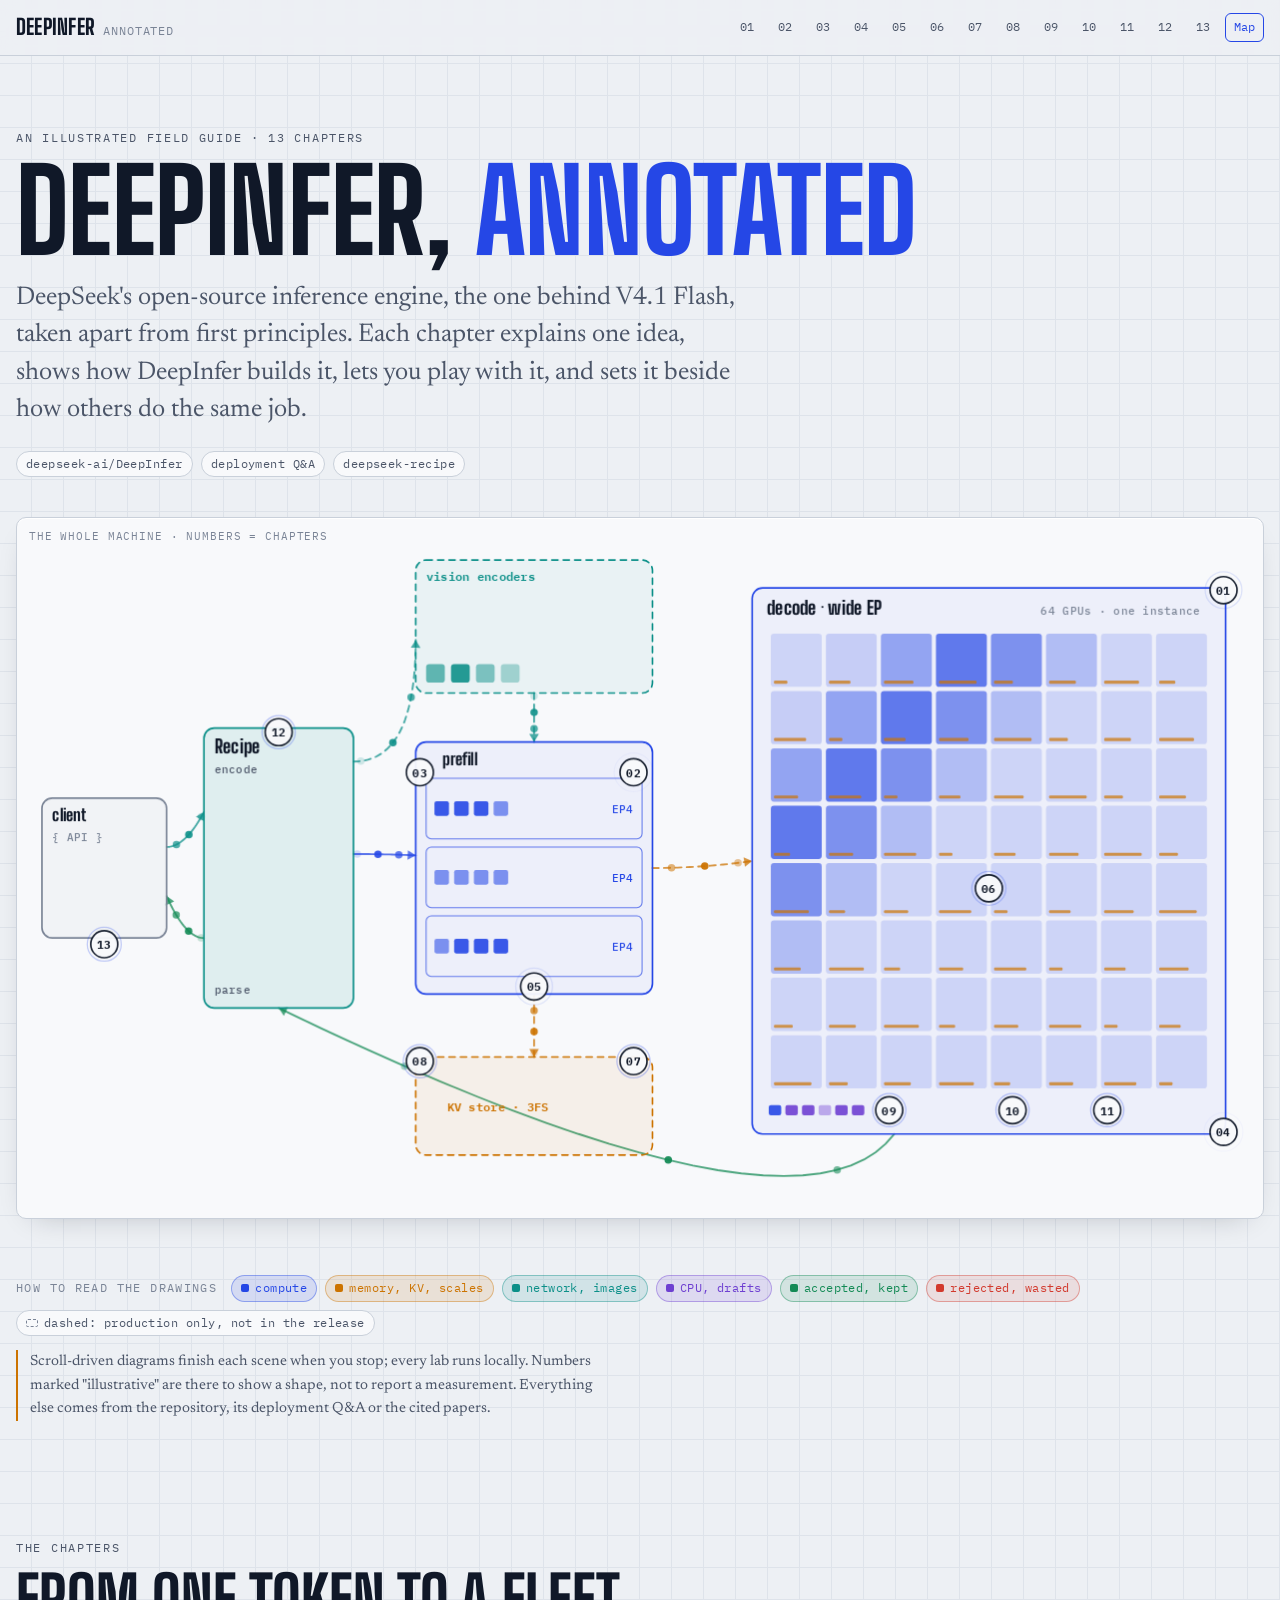
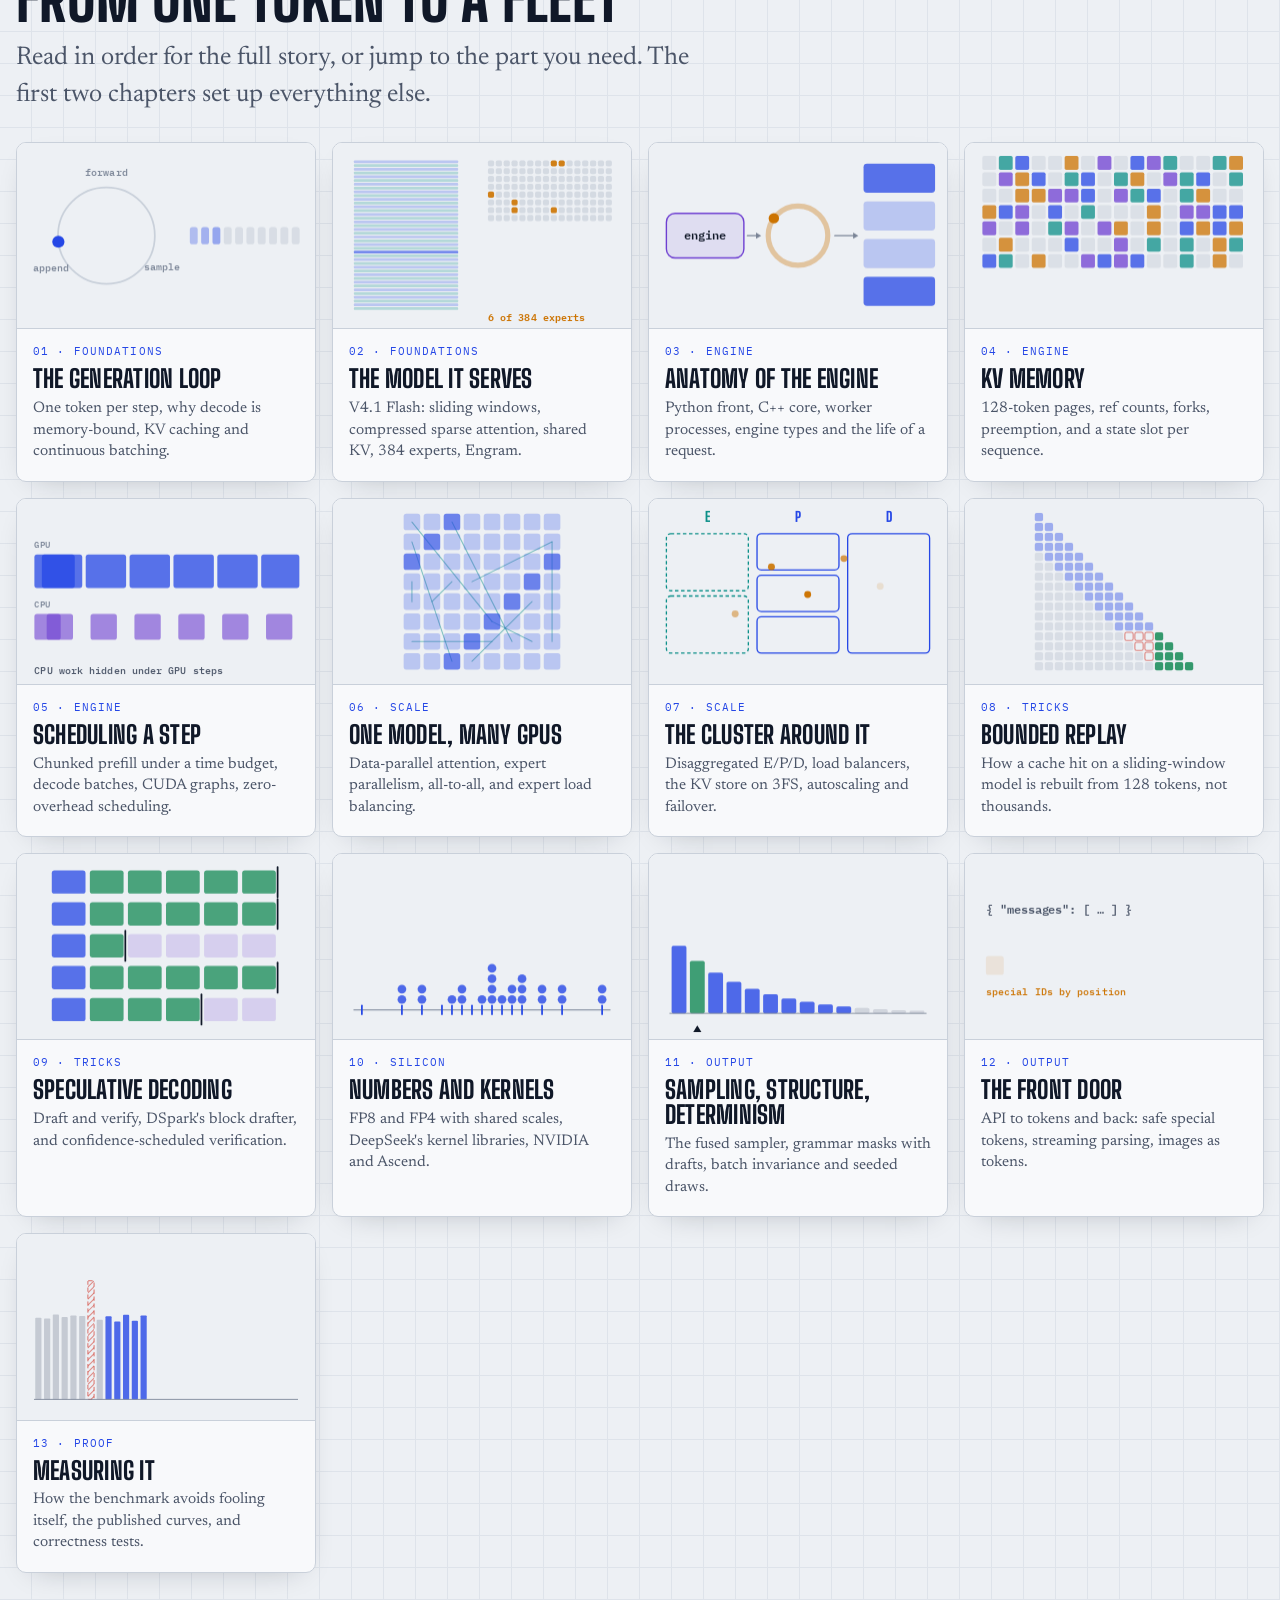
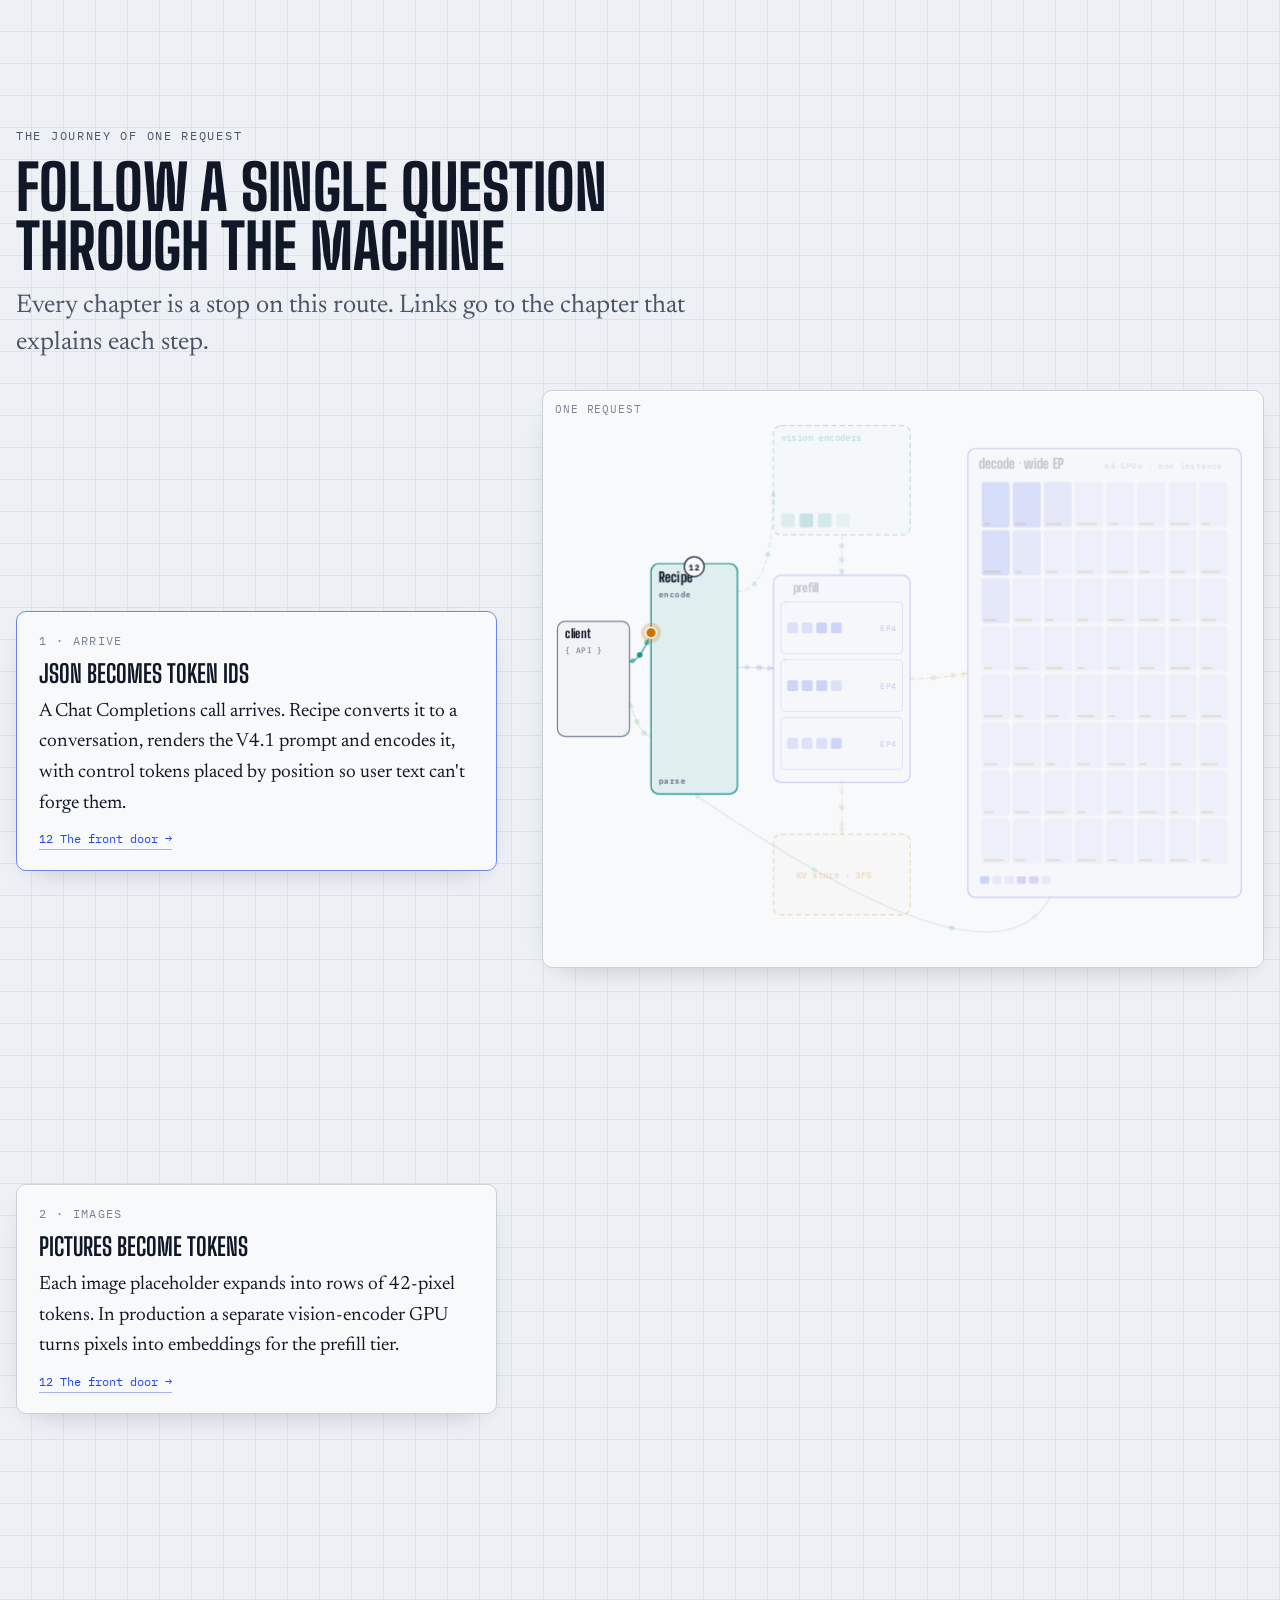
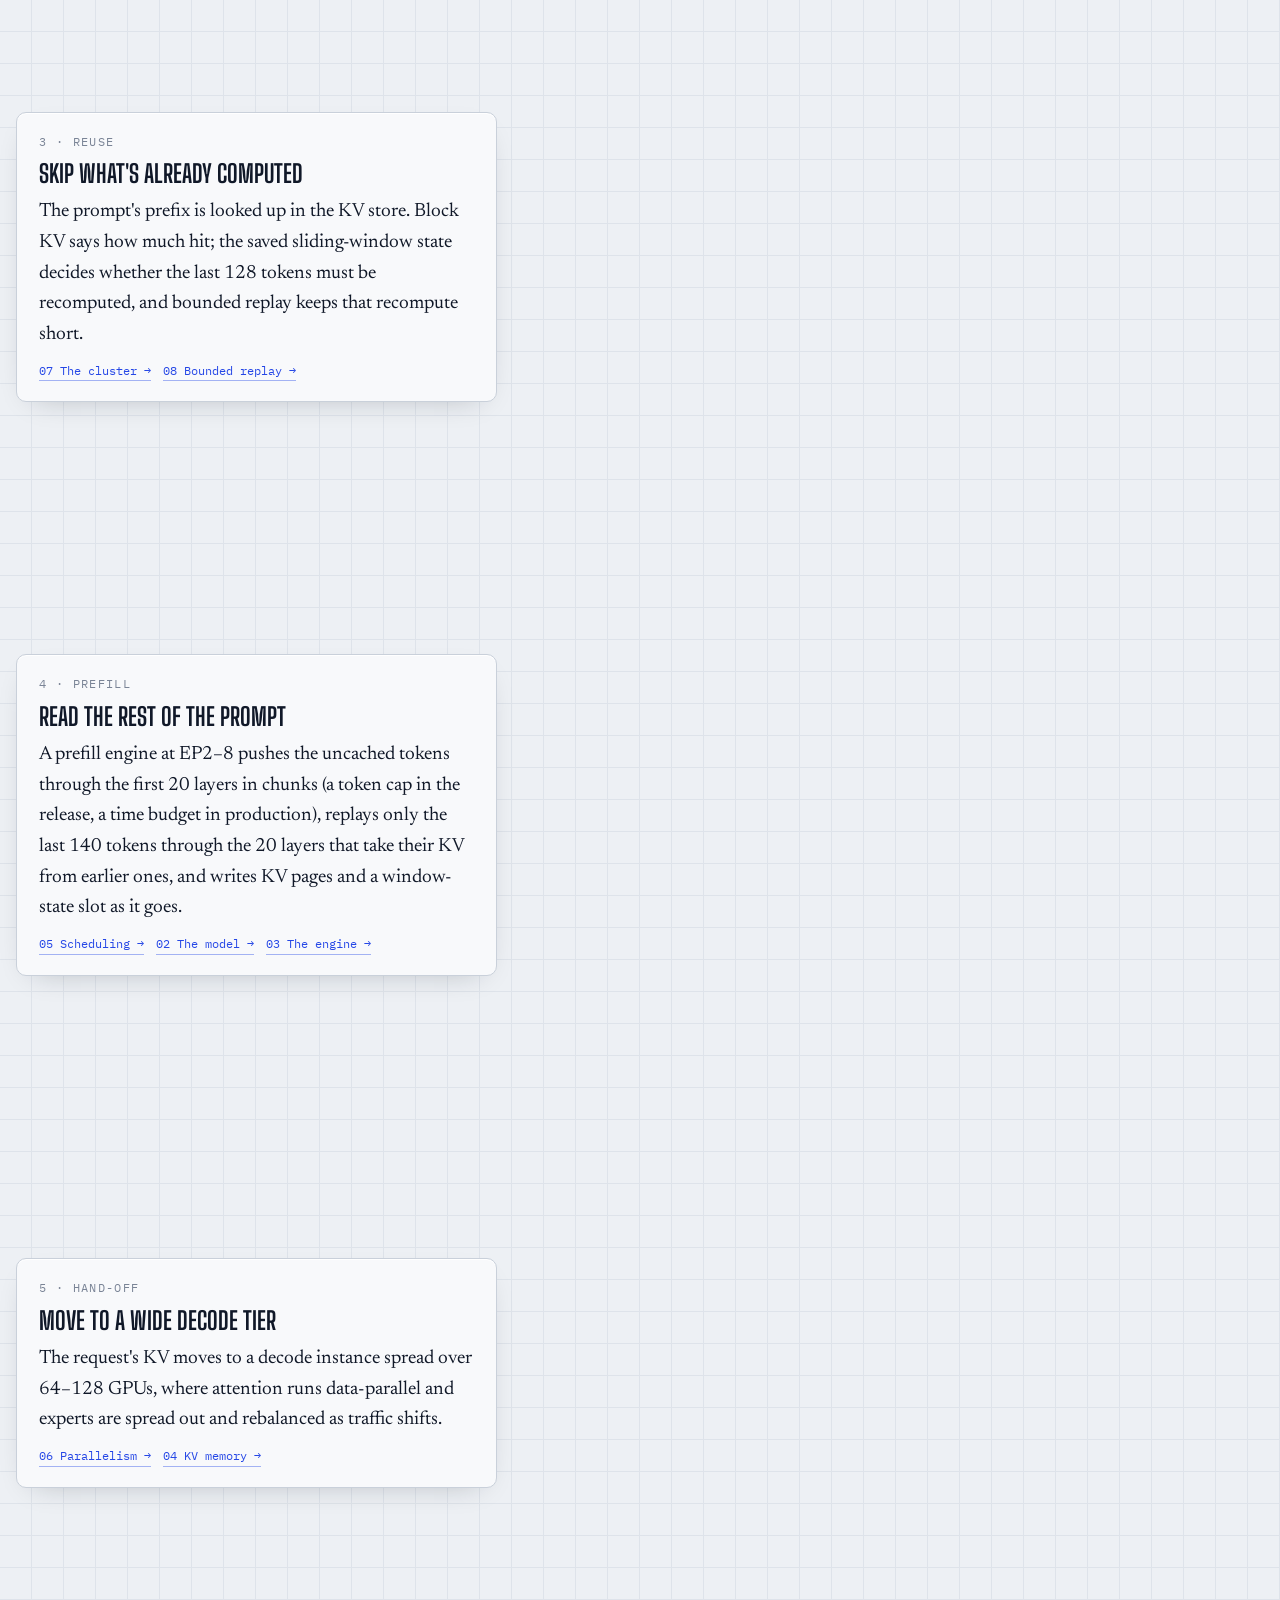
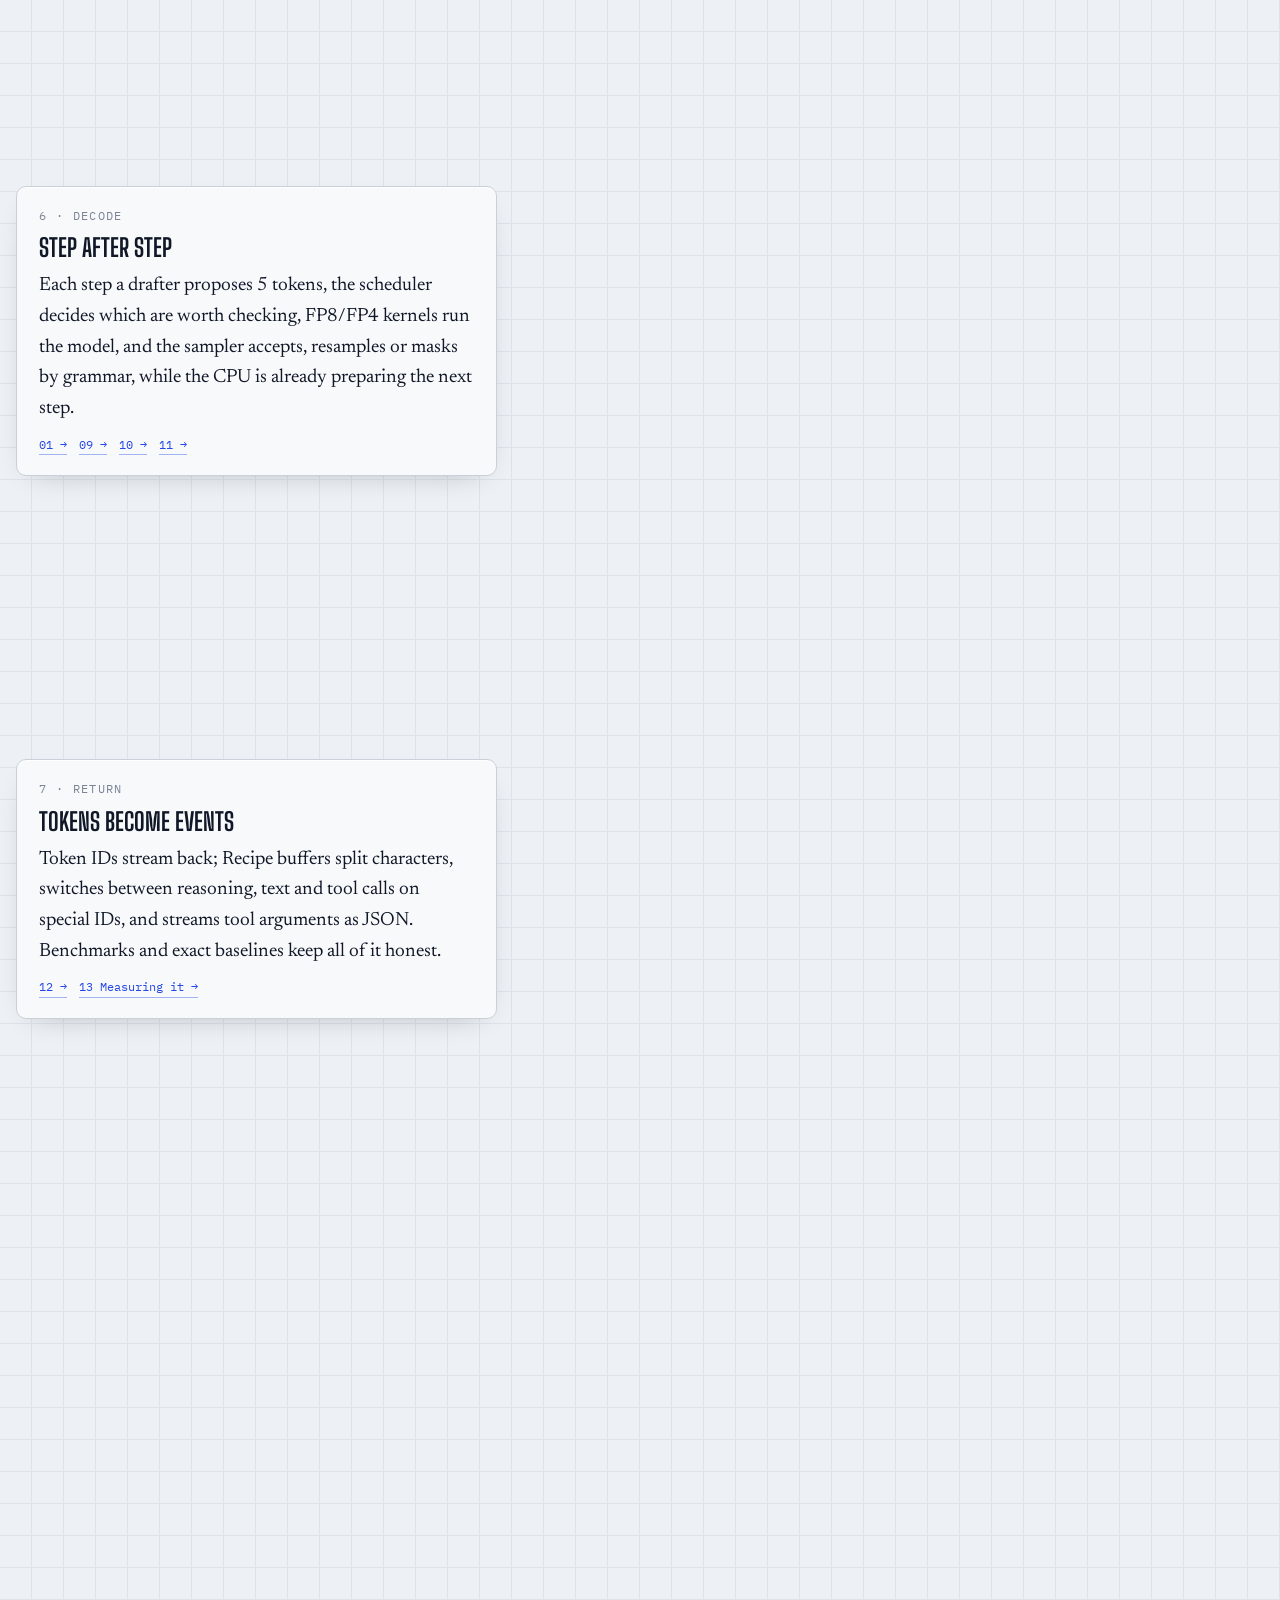
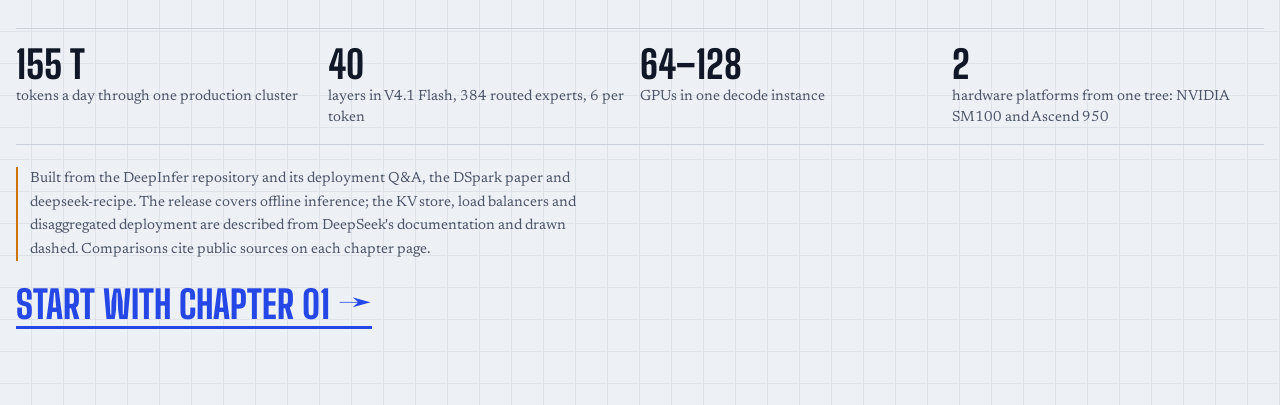
<file: index.html>
<!doctype html><html><head><meta charset=utf8><meta name=viewport content="width=device-width,initial-scale=1,viewport-fit=cover"><style>:root{color-scheme:light;box-sizing:border-box;padding-top:env(safe-area-inset-top,0px);padding-bottom:env(safe-area-inset-bottom,0px)}html{scroll-padding-top:env(safe-area-inset-top,0px)}body{margin:0;padding:0;font:14px -apple-system,BlinkMacSystemFont,sans-serif;background:#fff;color:#000}img{max-width:100%}[hidden]:not([hidden=until-found i]){display:none!important}</style></head><body>
<title>DeepInfer Annotated</title>
<meta name="claude:viewport-fit-sides" content="cover">
<link rel="preconnect" href="https://fonts.googleapis.com">
<link rel="preconnect" href="https://fonts.gstatic.com" crossorigin>
<link rel="stylesheet" href="https://fonts.googleapis.com/css2?family=Big+Shoulders+Display:wght@600;700;800&family=IBM+Plex+Mono:wght@400;500;600&family=Newsreader:ital,opsz,wght@0,6..72,400;0,6..72,500;0,6..72,600;1,6..72,400&display=swap">
<link rel="stylesheet" href="atlas.css">
<header class="bar">
  <div class="wrap">
    <a class="brand" href="index.html"><b>DeepInfer</b><span>annotated</span></a>
    <nav aria-label="Chapters">
      <a class="num" href="loop.html" title="The generation loop">01</a>
      <a class="num" href="model.html" title="The model it serves">02</a>
      <a class="num" href="engine.html" title="Anatomy of the engine">03</a>
      <a class="num" href="memory.html" title="KV memory">04</a>
      <a class="num" href="scheduling.html" title="Scheduling a step">05</a>
      <a class="num" href="parallelism.html" title="One model, many GPUs">06</a>
      <a class="num" href="cluster.html" title="The cluster around it">07</a>
      <a class="num" href="replay.html" title="Bounded replay">08</a>
      <a class="num" href="speculation.html" title="Speculative decoding">09</a>
      <a class="num" href="kernels.html" title="Numbers and kernels">10</a>
      <a class="num" href="sampling.html" title="Sampling, structure, determinism">11</a>
      <a class="num" href="frontdoor.html" title="The front door">12</a>
      <a class="num" href="measure.html" title="Measuring it">13</a>
      <a href="index.html" aria-current="page">Map</a>
    </nav>
  </div>
  <div class="progress"></div>
</header>
<main>
  <section class="hero hub-hero">
    <div class="wrap">
      <div class="hub-title">
        <span class="eyebrow">An illustrated field guide · 13 chapters</span>
        <h1>DeepInfer, <em>annotated</em></h1>
        <p class="dek">DeepSeek's open-source inference engine, the one behind V4.1 Flash, taken apart from first principles. Each chapter explains one idea, shows how DeepInfer builds it, lets you play with it, and sets it beside how others do the same job.</p>
        <div class="files">
          <a class="tag" href="https://github.com/deepseek-ai/DeepInfer" target="_blank" rel="noopener">deepseek-ai/DeepInfer</a>
          <a class="tag" href="https://github.com/deepseek-ai/DeepInfer/blob/main/doc/inference_deployment_qa.md" target="_blank" rel="noopener">deployment Q&amp;A</a>
          <a class="tag" href="https://github.com/deepseek-ai/deepseek-recipe" target="_blank" rel="noopener">deepseek-recipe</a>
        </div>
      </div>
      <div class="board wide" data-stage="system" data-label="The whole serving system: a client request passes through Recipe, vision encoders and a prefill tier backed by a KV store, then to a wide expert-parallel decode tier, and tokens stream back. Numbered markers show where each chapter lives.">
        <span class="ruler">the whole machine · numbers = chapters</span>
      </div>
    </div>
  </section>

  <section class="section hub-read">
    <div class="wrap">
      <div class="legend-row">
        <span class="k-label">How to read the drawings</span>
        <span class="tag t-compute"><i></i>compute</span>
        <span class="tag t-memory"><i></i>memory, KV, scales</span>
        <span class="tag t-net"><i></i>network, images</span>
        <span class="tag t-cpu"><i></i>CPU, drafts</span>
        <span class="tag t-ok"><i></i>accepted, kept</span>
        <span class="tag t-bad"><i></i>rejected, wasted</span>
        <span class="tag"><i class="dash"></i>dashed: production only, not in the release</span>
      </div>
      <p class="note">Scroll-driven diagrams finish each scene when you stop; every lab runs locally. Numbers marked "illustrative" are there to show a shape, not to report a measurement. Everything else comes from the repository, its deployment Q&amp;A or the cited papers.</p>
    </div>
  </section>

  <section class="section" id="chapters">
    <div class="wrap">
      <header>
        <span class="eyebrow">The chapters</span>
        <h2>From one token to a fleet</h2>
        <p class="lede">Read in order for the full story, or jump to the part you need. The first two chapters set up everything else.</p>
      </header>
      <div class="chapters">
        <a class="chap" href="loop.html"><div class="glyph" data-stage="g01" data-label="A token travelling around a loop and dropping onto a growing row."></div><div class="txt"><span class="num">01 · Foundations</span><h3>The generation loop</h3><p>One token per step, why decode is memory-bound, KV caching and continuous batching.</p></div></a>
        <a class="chap" href="model.html"><div class="glyph" data-stage="g02" data-label="A stack of forty layers with a few experts lighting up per token."></div><div class="txt"><span class="num">02 · Foundations</span><h3>The model it serves</h3><p>V4.1 Flash: sliding windows, compressed sparse attention, shared KV, 384 experts, Engram.</p></div></a>
        <a class="chap" href="engine.html"><div class="glyph" data-stage="g03" data-label="A Python engine broadcasting to worker processes through a ring buffer."></div><div class="txt"><span class="num">03 · Engine</span><h3>Anatomy of the engine</h3><p>Python front, C++ core, worker processes, engine types and the life of a request.</p></div></a>
        <a class="chap" href="memory.html"><div class="glyph" data-stage="g04" data-label="A grid of KV blocks filling and freeing as requests come and go."></div><div class="txt"><span class="num">04 · Engine</span><h3>KV memory</h3><p>128-token pages, ref counts, forks, preemption, and a state slot per sequence.</p></div></a>
        <a class="chap" href="scheduling.html"><div class="glyph" data-stage="g05" data-label="CPU scheduling bars hidden under GPU step bars."></div><div class="txt"><span class="num">05 · Engine</span><h3>Scheduling a step</h3><p>Chunked prefill under a time budget, decode batches, CUDA graphs, zero-overhead scheduling.</p></div></a>
        <a class="chap" href="parallelism.html"><div class="glyph" data-stage="g06" data-label="An eight by eight grid of GPUs exchanging tokens all-to-all."></div><div class="txt"><span class="num">06 · Scale</span><h3>One model, many GPUs</h3><p>Data-parallel attention, expert parallelism, all-to-all, and expert load balancing.</p></div></a>
        <a class="chap" href="cluster.html"><div class="glyph" data-stage="g07" data-label="Three tiers, encode, prefill and decode, with requests flowing between them."></div><div class="txt"><span class="num">07 · Scale</span><h3>The cluster around it</h3><p>Disaggregated E/P/D, load balancers, the KV store on 3FS, autoscaling and failover.</p></div></a>
        <a class="chap" href="replay.html"><div class="glyph" data-stage="g08" data-label="An attention mask band whose early part is clipped."></div><div class="txt"><span class="num">08 · Tricks</span><h3>Bounded replay</h3><p>How a cache hit on a sliding-window model is rebuilt from 128 tokens, not thousands.</p></div></a>
        <a class="chap" href="speculation.html"><div class="glyph" data-stage="g09" data-label="Rows of draft tokens with a cut where verification stops paying."></div><div class="txt"><span class="num">09 · Tricks</span><h3>Speculative decoding</h3><p>Draft and verify, DSpark's block drafter, and confidence-scheduled verification.</p></div></a>
        <a class="chap" href="kernels.html"><div class="glyph" data-stage="g10" data-label="Values snapping to the few levels a 4-bit number can hold."></div><div class="txt"><span class="num">10 · Silicon</span><h3>Numbers and kernels</h3><p>FP8 and FP4 with shared scales, DeepSeek's kernel libraries, NVIDIA and Ascend.</p></div></a>
        <a class="chap" href="sampling.html"><div class="glyph" data-stage="g11" data-label="A probability distribution with a marker picking one token."></div><div class="txt"><span class="num">11 · Output</span><h3>Sampling, structure, determinism</h3><p>The fused sampler, grammar masks with drafts, batch invariance and seeded draws.</p></div></a>
        <a class="chap" href="frontdoor.html"><div class="glyph" data-stage="g12" data-label="A JSON request turning into a row of token IDs."></div><div class="txt"><span class="num">12 · Output</span><h3>The front door</h3><p>API to tokens and back: safe special tokens, streaming parsing, images as tokens.</p></div></a>
        <a class="chap" href="measure.html"><div class="glyph" data-stage="g13" data-label="Step-time bars with a playhead measuring steady state."></div><div class="txt"><span class="num">13 · Proof</span><h3>Measuring it</h3><p>How the benchmark avoids fooling itself, the published curves, and correctness tests.</p></div></a>
      </div>
    </div>
  </section>

  <section class="section" id="journey">
    <div class="wrap">
      <header>
        <span class="eyebrow">The journey of one request</span>
        <h2>Follow a single question through the machine</h2>
        <p class="lede">Every chapter is a stop on this route. Links go to the chapter that explains each step.</p>
      </header>
      <div class="scrolly" data-scrolly>
        <div class="beats">
          <div class="beat"><div class="card"><span class="k">1 · Arrive</span><h4>JSON becomes token IDs</h4><p>A Chat Completions call arrives. Recipe converts it to a conversation, renders the V4.1 prompt and encodes it, with control tokens placed by position so user text can't forge them.</p><p class="go"><a href="frontdoor.html#encode">12 The front door →</a></p></div></div>
          <div class="beat"><div class="card"><span class="k">2 · Images</span><h4>Pictures become tokens</h4><p>Each image placeholder expands into rows of 42-pixel tokens. In production a separate vision-encoder GPU turns pixels into embeddings for the prefill tier.</p><p class="go"><a href="frontdoor.html#vision">12 The front door →</a></p></div></div>
          <div class="beat"><div class="card"><span class="k">3 · Reuse</span><h4>Skip what's already computed</h4><p>The prompt's prefix is looked up in the KV store. Block KV says how much hit; the saved sliding-window state decides whether the last 128 tokens must be recomputed, and bounded replay keeps that recompute short.</p><p class="go"><a href="cluster.html">07 The cluster →</a> <a href="replay.html">08 Bounded replay →</a></p></div></div>
          <div class="beat"><div class="card"><span class="k">4 · Prefill</span><h4>Read the rest of the prompt</h4><p>A prefill engine at EP2–8 pushes the uncached tokens through the first 20 layers in chunks (a token cap in the release, a time budget in production), replays only the last 140 tokens through the 20 layers that take their KV from earlier ones, and writes KV pages and a window-state slot as it goes.</p><p class="go"><a href="scheduling.html#prefill">05 Scheduling →</a> <a href="model.html">02 The model →</a> <a href="engine.html">03 The engine →</a></p></div></div>
          <div class="beat"><div class="card"><span class="k">5 · Hand-off</span><h4>Move to a wide decode tier</h4><p>The request's KV moves to a decode instance spread over 64–128 GPUs, where attention runs data-parallel and experts are spread out and rebalanced as traffic shifts.</p><p class="go"><a href="parallelism.html">06 Parallelism →</a> <a href="memory.html">04 KV memory →</a></p></div></div>
          <div class="beat"><div class="card"><span class="k">6 · Decode</span><h4>Step after step</h4><p>Each step a drafter proposes 5 tokens, the scheduler decides which are worth checking, FP8/FP4 kernels run the model, and the sampler accepts, resamples or masks by grammar, while the CPU is already preparing the next step.</p><p class="go"><a href="loop.html">01 →</a> <a href="speculation.html">09 →</a> <a href="kernels.html">10 →</a> <a href="sampling.html">11 →</a></p></div></div>
          <div class="beat"><div class="card"><span class="k">7 · Return</span><h4>Tokens become events</h4><p>Token IDs stream back; Recipe buffers split characters, switches between reasoning, text and tool calls on special IDs, and streams tool arguments as JSON. Benchmarks and exact baselines keep all of it honest.</p><p class="go"><a href="frontdoor.html#stream">12 →</a> <a href="measure.html">13 Measuring it →</a></p></div></div>
        </div>
        <div class="stick"><div class="board" data-stage="journey" data-label="The serving system with the part relevant to the current step highlighted and a single request moving through it."><span class="ruler">one request</span></div></div>
      </div>
    </div>
  </section>

  <section class="section hub-close">
    <div class="wrap">
      <div class="facts">
        <div><b>155 T</b><span>tokens a day through one production cluster</span></div>
        <div><b>40</b><span>layers in V4.1 Flash, 384 routed experts, 6 per token</span></div>
        <div><b>64–128</b><span>GPUs in one decode instance</span></div>
        <div><b>2</b><span>hardware platforms from one tree: NVIDIA SM100 and Ascend 950</span></div>
      </div>
      <p class="note">Built from the DeepInfer repository and its deployment Q&amp;A, the DSpark paper and deepseek-recipe. The release covers offline inference; the KV store, load balancers and disaggregated deployment are described from DeepSeek's documentation and drawn dashed. Comparisons cite public sources on each chapter page.</p>
      <a class="start" href="loop.html">Start with chapter 01 →</a>
    </div>
  </section>

</main>
<script src="atlas.js"></script>
<script>
(function () {
  const { ramp, ease, clamp, lerp, rng } = Atlas;

  /* ================= the whole machine ================= */
  function layout(W, H) {
    const tall = H > W * 0.95;
    const F = tall
      ? { client: [0.04, 0.07, 0.38, 0.09], recipe: [0.56, 0.07, 0.4, 0.09], ve: [0.04, 0.22, 0.36, 0.13], prefill: [0.46, 0.22, 0.44, 0.25], kv: [0.04, 0.39, 0.36, 0.08], decode: [0.04, 0.55, 0.86, 0.42] }
      : { client: [0.02, 0.40, 0.1, 0.2], recipe: [0.15, 0.3, 0.12, 0.4], ve: [0.32, 0.06, 0.19, 0.19], prefill: [0.32, 0.32, 0.19, 0.36], kv: [0.32, 0.77, 0.19, 0.14], decode: [0.59, 0.1, 0.38, 0.78] };
    const R = {};
    Object.keys(F).forEach((k) => { const [x, y, w, h] = F[k]; R[k] = { x: x * W, y: y * H, w: w * W, h: h * H }; });
    const c = (r) => [r.x + r.w / 2, r.y + r.h / 2], L = (r, f = 0.5) => [r.x, r.y + r.h * f], Rt = (r, f = 0.5) => [r.x + r.w, r.y + r.h * f], T = (r, f = 0.5) => [r.x + r.w * f, r.y], B = (r, f = 0.5) => [r.x + r.w * f, r.y + r.h];
    const q = (a, b, ctrl) => [a, ctrl || [b[0], a[1]], b];
    let P;
    if (!tall) {
      P = {
        in: q(Rt(R.client, 0.35), L(R.recipe, 0.3), [(R.client.x + R.client.w + R.recipe.x) / 2, R.client.y + R.client.h * 0.35]),
        img: q(Rt(R.recipe, 0.12), L(R.ve, 0.6)),
        ids: q(Rt(R.recipe, 0.45), L(R.prefill, 0.45), [(R.recipe.x + R.recipe.w + R.prefill.x) / 2, R.recipe.y + R.recipe.h * 0.45]),
        emb: q(B(R.ve, 0.5), T(R.prefill, 0.5), [R.ve.x + R.ve.w / 2, (R.ve.y + R.ve.h + R.prefill.y) / 2]),
        kv: q(B(R.prefill, 0.5), T(R.kv, 0.5), [R.prefill.x + R.prefill.w / 2, (R.prefill.y + R.prefill.h + R.kv.y) / 2]),
        hand: q(Rt(R.prefill, 0.5), L(R.decode, 0.5), [(R.prefill.x + R.prefill.w + R.decode.x) / 2, R.prefill.y + R.prefill.h * 0.5]),
        back: q(B(R.decode, 0.3), B(R.recipe, 0.5), [R.decode.x + R.decode.w * 0.1, H * 1.06]),
        out: q(L(R.recipe, 0.75), Rt(R.client, 0.7), [(R.client.x + R.client.w + R.recipe.x) / 2, R.recipe.y + R.recipe.h * 0.75]),
      };
    } else {
      P = {
        in: q(Rt(R.client, 0.4), L(R.recipe, 0.4), [(R.client.x + R.client.w + R.recipe.x) / 2, R.client.y + R.client.h * 0.4]),
        img: q(B(R.recipe, 0.2), Rt(R.ve, 0.3), [R.recipe.x + R.recipe.w * 0.2, R.ve.y + R.ve.h * 0.3]),
        ids: q(B(R.recipe, 0.6), T(R.prefill, 0.6), [R.recipe.x + R.recipe.w * 0.6, (R.recipe.y + R.recipe.h + R.prefill.y) / 2]),
        emb: q(Rt(R.ve, 0.75), L(R.prefill, 0.55), [(R.ve.x + R.ve.w + R.prefill.x) / 2, R.ve.y + R.ve.h * 0.75]),
        kv: q(L(R.prefill, 0.85), Rt(R.kv, 0.5), [(R.kv.x + R.kv.w + R.prefill.x) / 2, R.prefill.y + R.prefill.h * 0.85]),
        hand: q(B(R.prefill, 0.5), T(R.decode, 0.73), [R.prefill.x + R.prefill.w * 0.5, (R.prefill.y + R.prefill.h + R.decode.y) / 2]),
        back: q(Rt(R.decode, 0.1), B(R.recipe, 0.95), [W * 0.975, R.decode.y]),
        out: q(L(R.recipe, 0.7), Rt(R.client, 0.7), [(R.client.x + R.client.w + R.recipe.x) / 2, R.recipe.y + R.recipe.h * 0.7]),
      };
    }
    return { R, P, tall, c };
  }
  const MARK = (R) => ({
    "01": [R.decode.x + R.decode.w - 2, R.decode.y + 2],
    "02": [R.prefill.x + R.prefill.w * 0.92, R.prefill.y + R.prefill.h * 0.12],
    "03": [R.prefill.x + 4, R.prefill.y + R.prefill.h * 0.12],
    "04": [R.decode.x + R.decode.w - 2, R.decode.y + R.decode.h - 2],
    "05": [R.prefill.x + R.prefill.w * 0.5, R.prefill.y + R.prefill.h * 0.97],
    "06": [R.decode.x + R.decode.w * 0.5, R.decode.y + R.decode.h * 0.55],
    "07": [R.kv.x + R.kv.w * 0.92, R.kv.y + 4],
    "08": [R.kv.x + 4, R.kv.y + 4],
    "09": [R.decode.x + 132, R.decode.y + R.decode.h - 23],
    "10": [R.decode.x + R.decode.w * 0.55, R.decode.y + R.decode.h - 23],
    "11": [R.decode.x + R.decode.w * 0.75, R.decode.y + R.decode.h - 23],
    "12": [R.recipe.x + R.recipe.w * 0.5, R.recipe.y + 4],
    "13": [R.client.x + R.client.w * 0.5, R.client.y + R.client.h + 6],
  });
  const LINKS = [["in", "net", false], ["img", "net", true], ["ids", "compute", false], ["emb", "net", true], ["kv", "memory", true], ["hand", "memory", true], ["back", "ok", false], ["out", "ok", false]];

  function drawSystem(g, s, focus) {
    const { W, H } = g;
    const { R, P, tall } = layout(W, H);
    const t = s.t;
    const F = focus || null;
    const on = (k) => (!F ? 1 : F.nodes.includes(k) ? 1 : 0.22);
    const lon = (k) => (!F ? 1 : F.links.includes(k) ? 1 : 0.15);
    // links under nodes
    LINKS.forEach(([k, c, dashed]) => {
      const [p0, p1, p2] = P[k], a = lon(k);
      g.curve(p0, p1, p2, { color: c, lw: 1.8, head: 9, dash: dashed ? [6, 5] : null, a: 0.75 * a });
      const n = 3, sp = k === "back" || k === "out" ? 0.32 : 0.42;
      for (let i = 0; i < n; i++) {
        const u = (t * sp + i / n + (k.length * 0.13)) % 1;
        const [x, y] = g.bez(p0, p1, p2, u);
        g.circle(x, y, 3.6, { fill: c, a: a * Math.sin(Math.PI * u) * 0.95 });
      }
    });
    const fs = tall ? 13 : 14;
    // client
    const r0 = R.client;
    g.box(r0.x, r0.y, r0.w, r0.h, { color: "ink-3", wash: 0.05, a: on("client") });
    g.text("client", r0.x + 10, r0.y + 22, { size: fs + 2, font: "display", weight: 800, color: "ink", a: on("client") });
    g.text("{ API }", r0.x + 10, r0.y + 42, { size: 11, color: "ink-3", a: on("client") });
    // recipe
    const r1 = R.recipe;
    g.box(r1.x, r1.y, r1.w, r1.h, { color: "net", a: on("recipe") });
    g.text("Recipe", r1.x + 10, r1.y + 24, { size: fs + 4, font: "display", weight: 800, color: "ink", a: on("recipe") });
    if (!tall) { g.text("encode", r1.x + 10, r1.y + 44, { size: 11, color: "ink-2", a: on("recipe") }); g.text("parse", r1.x + 10, r1.y + r1.h - 14, { size: 11, color: "ink-2", a: on("recipe") }); }
    else g.text("encode · parse", r1.x + 10, r1.y + 42, { size: 11, color: "ink-2", a: on("recipe") });
    // vision encoders
    const r2 = R.ve;
    g.box(r2.x, r2.y, r2.w, r2.h, { color: "net", dash: [6, 5], wash: 0.06, a: on("ve") });
    g.text("vision encoders", r2.x + 10, r2.y + 20, { size: 12, color: "net", weight: 600, a: on("ve") });
    const vs = Math.min(18, (r2.w - 30) / 4.6);
    for (let i = 0; i < 4; i++) { const busy = 0.3 + 0.6 * (0.5 + 0.5 * Math.sin(t * 2 + i * 1.7)); g.rect(r2.x + 10 + i * (vs + 6), r2.y + r2.h - vs - 10, vs, vs, { fill: "net", r: 3, a: on("ve") * busy }); }
    // prefill
    const r3 = R.prefill;
    g.box(r3.x, r3.y, r3.w, r3.h, { color: "compute", wash: 0.05, a: on("prefill") });
    g.text("prefill", r3.x + 26, r3.y + 22, { size: fs + 2, font: "display", weight: 800, color: "ink", a: on("prefill") });
    const ih = (r3.h - 44) / 3;
    for (let k = 0; k < 3; k++) {
      const y = r3.y + 32 + k * ih;
      g.rect(r3.x + 10, y + 3, r3.w - 20, ih - 8, { stroke: "compute", lw: 1, r: 5, a: on("prefill") * 0.7 });
      const sq = Math.min(14, (ih - 14));
      for (let j = 0; j < 4; j++) { const ph = (t * 1.3 + k * 0.4 + j * 0.15) % 1; g.rect(r3.x + 18 + j * (sq + 5), y + (ih - 8) / 2 + 3 - sq / 2, sq, sq, { fill: "compute", r: 2, a: on("prefill") * (0.35 + 0.55 * (ph < 0.5 ? 1 : 0.4)) }); }
      if (r3.w > 150) g.text("EP4", r3.x + r3.w - 18, y + (ih - 8) / 2 + 7, { size: 11, color: "compute", align: "right", a: on("prefill") });
    }
    // kv store
    const r4 = R.kv;
    g.box(r4.x, r4.y, r4.w, r4.h, { color: "memory", dash: [6, 5], wash: 0.07, a: on("kv") });
    g.text("KV store · 3FS", r4.x + 30, r4.y + r4.h / 2 + 5, { size: 12, color: "memory", weight: 600, a: on("kv") });
    // decode
    const r5 = R.decode;
    g.box(r5.x, r5.y, r5.w, r5.h, { color: "compute", wash: 0.05, a: on("decode") });
    g.text("decode · wide EP", r5.x + 14, r5.y + 26, { size: fs + 4, font: "display", weight: 800, color: "ink", a: on("decode") });
    const cols = 8, rows = 8, gx0 = r5.x + 16, gy0 = r5.y + 42, gw = r5.w - 32, gh = r5.h - 84;
    const cw = gw / cols, ch = gh / rows;
    const wave = (t * 0.7) % 1;
    for (let i = 0; i < rows; i++) for (let j = 0; j < cols; j++) {
      const d = Math.abs(((i + j) / 14) - wave), act = Math.max(0, 1 - d * 6);
      g.rect(gx0 + j * cw + 2, gy0 + i * ch + 2, cw - 4, ch - 4, { fill: "compute", r: 3, a: on("decode") * (0.16 + 0.6 * act) });
      // tiny kv pages
      g.rect(gx0 + j * cw + 5, gy0 + i * ch + ch - 8, (cw - 10) * (0.3 + 0.6 * ((i * 7 + j * 3) % 10) / 10), 3, { fill: "memory", r: 1, a: on("decode") * 0.7 });
    }
    g.text("64 GPUs · one instance", r5.x + r5.w - 24, r5.y + 26, { size: 11, color: "ink-3", align: "right", a: on("decode") });
    // drafts strip
    const dy = r5.y + r5.h - 20;
    for (let k = 0; k < 6; k++) g.rect(r5.x + 16 + k * 16, dy - 8, 12, 10, { fill: k === 0 ? "compute" : "cpu", r: 2, a: on("decode") * (k === 0 ? 0.9 : 0.4 + 0.5 * ((t * 2 + k * 0.3) % 1 > 0.5 ? 1 : 0)) });
    // markers
    const M = MARK(R);
    Object.keys(M).forEach((k, idx) => {
      const show = !F ? 1 : F.marks.includes(k) ? 1 : 0;
      if (show <= 0) return;
      const [x, y] = M[k];
      const pulse = !F ? 0.5 + 0.5 * Math.max(0, Math.sin(t * 1.4 - idx * 0.48)) : 1;
      g.circle(x, y, 13, { fill: "sheet", stroke: "ink", lw: 1.6, a: 0.95 });
      g.circle(x, y, 13 + 6 * pulse, { stroke: "compute", lw: 1.2, a: (1 - pulse) * 0.6 * (F ? 0 : 1) });
      g.text(k, x, y + 4.5, { size: 11, color: "ink", align: "center", weight: 700 });
    });
    return { R, P };
  }

  Atlas.scene("system", (g, s) => { drawSystem(g, s, null); }, { anim: true, restT: 3, zoom: 1.1, maxW: 1200 });

  const BEATS = [
    { nodes: ["client", "recipe"], links: ["in"], marks: ["12"], path: "in" },
    { nodes: ["recipe", "ve", "prefill"], links: ["img", "emb"], marks: ["12"], path: "emb" },
    { nodes: ["kv", "prefill"], links: ["kv"], marks: ["07", "08"], path: "kv" },
    { nodes: ["prefill", "recipe"], links: ["ids"], marks: ["02", "03", "05"], path: "ids" },
    { nodes: ["prefill", "decode"], links: ["hand"], marks: ["04", "06"], path: "hand" },
    { nodes: ["decode"], links: [], marks: ["01", "09", "10", "11"], path: null },
    { nodes: ["decode", "recipe", "client"], links: ["back", "out"], marks: ["12", "13"], path: "back" },
  ];
  Atlas.scene("journey", (g, s) => {
    const i = clamp(Math.round(s.b), 0, BEATS.length - 1);
    const F = BEATS[i];
    const { R, P } = drawSystem(g, s, F);
    // the request itself
    const u = ease(clamp(((s.t % 3.2) - 0.2) / 2.2));
    let pos;
    if (F.path) { const [p0, p1, p2] = P[F.path]; pos = g.bez(p0, p1, p2, u); }
    else { const r = R.decode, a = s.t * 1.6; pos = [r.x + r.w / 2 + Math.cos(a) * r.w * 0.28, r.y + r.h * 0.5 + Math.sin(a) * r.h * 0.26]; }
    g.circle(pos[0], pos[1], 13, { fill: "memory", a: 0.25 });
    g.circle(pos[0], pos[1], 7, { fill: "memory", stroke: "sheet", lw: 2 });
  }, { anim: true, restT: 2.4 });

  /* ================= chapter glyphs ================= */
  const G = { anim: true, restT: 2, zoom: 1.15, minW: 300, maxW: 460 };
  Atlas.scene("g01", (g, s) => {
    const { W, H } = g, cx = W * 0.3, cy = H * 0.5, r = H * 0.26, a = s.t * 1.6;
    g.circle(cx, cy, r, { stroke: "hair", lw: 2 });
    ["forward", "sample", "append"].forEach((l, k) => { const an = -Math.PI / 2 + k * 2.09; g.text(l, cx + Math.cos(an) * (r + 18), cy + Math.sin(an) * (r + 18) + 4, { size: 11, color: "ink-3", align: "center" }); });
    g.circle(cx + Math.cos(a) * r, cy + Math.sin(a) * r, 7, { fill: "compute" });
    const n = Math.floor(s.t * 1.6 / (Math.PI * 2)) % 8 + 3;
    for (let k = 0; k < 10; k++) g.rect(W * 0.58 + k * ((W * 0.38) / 10), cy - 10, (W * 0.38) / 10 - 4, 20, { fill: k < n ? "compute" : "hair", r: 3, a: k < n ? 0.3 + 0.07 * k : 0.6 });
  }, G);
  Atlas.scene("g02", (g, s) => {
    const { W, H } = g, L = 40, x0 = 24, lw = (W * 0.42 - x0) , lh = (H - 40) / L;
    for (let l = 0; l < L; l++) { const y = H - 20 - (l + 1) * lh; g.rect(x0, y, lw, lh - 1.2, { fill: l % 2 ? "compute" : "net", r: 1, a: 0.25 + 0.35 * (Math.floor(s.t * 8) % L === l ? 1 : 0) }); }
    const ex = W * 0.52, cols = 16, rows = 8, cs = Math.min((W - ex - 20) / cols, (H - 40) / rows);
    const R = rng(Math.floor(s.t * 2) + 1), hot = new Set(); while (hot.size < 6) hot.add(Math.floor(R() * 128));
    for (let i = 0; i < 128; i++) g.rect(ex + (i % cols) * cs, 20 + Math.floor(i / cols) * cs, cs - 2, cs - 2, { fill: hot.has(i) ? "memory" : "hair", r: 2, a: hot.has(i) ? 0.9 : 0.7 });
    g.text("6 of 384 experts", ex, H - 8, { size: 11, color: "memory", weight: 600 });
  }, G);
  Atlas.scene("g03", (g, s) => {
    const { W, H } = g;
    g.box(20, H * 0.38, W * 0.26, H * 0.24, { color: "cpu", title: "engine", tsize: 14, tfont: "mono", tweight: 600 });
    const cx = W * 0.5, cy = H * 0.5, r = H * 0.16;
    g.circle(cx, cy, r, { stroke: "memory", lw: 6, a: 0.35 });
    const a = s.t * 2; g.circle(cx + Math.cos(a) * r, cy + Math.sin(a) * r, 6, { fill: "memory" });
    for (let k = 0; k < 4; k++) { const y = 20 + k * (H - 40) / 4; g.rect(W * 0.72, y + 4, W * 0.24, (H - 40) / 4 - 10, { fill: "compute", r: 4, a: 0.25 + 0.5 * ((s.t * 1.5 + k * 0.25) % 1 > 0.5 ? 1 : 0) }); }
    g.arrow(20 + W * 0.26 + 4, cy, cx - r - 8, cy, { color: "ink-3", lw: 1.4, head: 7 });
    g.arrow(cx + r + 8, cy, W * 0.72 - 6, cy, { color: "ink-3", lw: 1.4, head: 7 });
  }, G);
  Atlas.scene("g04", (g, s) => {
    const { W, H } = g, cols = 16, rows = 7, cs = Math.min((W - 40) / cols, (H - 30) / rows);
    const cols4 = ["compute", "memory", "net", "cpu"];
    for (let i = 0; i < cols * rows; i++) {
      const R = rng(i + 1), owner = Math.floor(R() * 5), life = (s.t * 0.25 + R()) % 1;
      const used = owner < 4 && life < 0.75;
      g.rect(20 + (i % cols) * cs, 15 + Math.floor(i / cols) * cs, cs - 3, cs - 3, { fill: used ? cols4[owner] : "hair", r: 2, a: used ? 0.75 : 0.5 });
    }
  }, G);
  Atlas.scene("g05", (g, s) => {
    const { W, H } = g, x0 = 20, x1 = W - 20, n = 6, sw = (x1 - x0) / n;
    g.text("GPU", x0, H * 0.3 - 8, { size: 10, color: "ink-3" }); g.text("CPU", x0, H * 0.62 - 8, { size: 10, color: "ink-3" });
    const off = (s.t * 0.6) % 1;
    for (let k = -1; k < n; k++) {
      const x = x0 + (k + off) * sw; if (x > x1 || x + sw < x0) continue;
      g.rect(Math.max(x0, x + 2), H * 0.3, Math.min(sw - 4, x1 - x), H * 0.18, { fill: "compute", r: 3, a: 0.75 });
      g.rect(Math.max(x0, x + sw * 0.15), H * 0.62, Math.min(sw * 0.6, x1 - x - sw * 0.15), H * 0.14, { fill: "cpu", r: 3, a: 0.6 });
    }
    g.text("CPU work hidden under GPU steps", x0, H - 12, { size: 11, color: "ink-2" });
  }, G);
  Atlas.scene("g06", (g, s) => {
    const { W, H } = g, n = 8, cs = Math.min((W - 40) / n, (H - 30) / n), x0 = (W - cs * n) / 2, y0 = (H - cs * n) / 2;
    const ctr = (i) => [x0 + (i % n) * cs + cs / 2, y0 + Math.floor(i / n) * cs + cs / 2];
    const R = rng(Math.floor(s.t * 1.5) + 3);
    for (let k = 0; k < 10; k++) { const a = Math.floor(R() * 64), b = Math.floor(R() * 64); const [ax, ay] = ctr(a), [bx, by] = ctr(b); g.line(ax, ay, bx, by, { color: "net", lw: 1.2, a: 0.5 }); }
    for (let i = 0; i < 64; i++) { const [x, y] = ctr(i); g.rect(x - cs / 2 + 2, y - cs / 2 + 2, cs - 4, cs - 4, { fill: "compute", r: 3, a: 0.25 + 0.2 * ((i + Math.floor(s.t * 3)) % 7 === 0 ? 2 : 0) }); }
  }, G);
  Atlas.scene("g07", (g, s) => {
    const { W, H } = g, cols = [["E", "net", 2], ["P", "compute", 3], ["D", "compute", 1]];
    const cw = (W - 60) / 3;
    cols.forEach(([l, c, n], k) => {
      const x = 20 + k * (cw + 10);
      g.text(l, x + cw / 2, 26, { size: 16, font: "display", weight: 800, color: c, align: "center" });
      for (let i = 0; i < n; i++) { const hh = (H - 70) / n; g.rect(x, 40 + i * hh, cw, hh - 6, { stroke: c, lw: 1.5, r: 5, dash: k === 0 ? [4, 3] : null }); }
    });
    for (let k = 0; k < 5; k++) { const u = (s.t * 0.4 + k / 5) % 1; g.circle(lerp(20 + cw / 2, 20 + 2 * (cw + 10) + cw / 2, u), 40 + (H - 70) * (0.2 + 0.6 * ((k * 0.37) % 1)), 4, { fill: "memory", a: Math.sin(Math.PI * u) }); }
  }, G);
  Atlas.scene("g08", (g, s) => {
    const { W, H } = g, n = 16, w = 4, size = Math.min(H - 30, W * 0.6), cs = size / n, x0 = (W - size) / 2, y0 = 15;
    const sv = 4 + Math.floor(((Math.sin(s.t * 0.7) + 1) / 2) * 9);
    for (let i = 0; i < n; i++) for (let j = 0; j <= i; j++) {
      const inWin = j >= i - w + 1; let fill = "hair", a = 0.6, stroke = null;
      if (i < sv) { if (inWin) { fill = "compute"; a = 0.4; } } else if (inWin) { if (j >= sv) { fill = "ok"; a = 0.85; } else { fill = null; stroke = "bad"; } }
      g.rect(x0 + j * cs + 1, y0 + i * cs + 1, cs - 2, cs - 2, { fill, stroke, lw: 1.2, r: 2, a });
    }
  }, G);
  Atlas.scene("g09", (g, s) => {
    const { W, H } = g, rows = 5, rh = (H - 30) / rows, cw = (W - 80) / 6;
    const R = rng(7);
    for (let i = 0; i < rows; i++) {
      const k = 1 + Math.floor(R() * 5), y = 15 + i * rh;
      for (let j = 0; j < 6; j++) {
        const adm = j <= k, ph = (s.t * 0.5 + i * 0.1) % 1;
        g.rect(40 + j * cw, y + 4, cw - 5, rh - 10, { fill: j === 0 ? "compute" : adm ? (ph > 0.5 && j === k ? "bad" : "ok") : "cpu", r: 3, a: adm ? 0.75 : 0.18 });
      }
      g.line(40 + (k + 1) * cw - 3, y, 40 + (k + 1) * cw - 3, y + rh - 2, { color: "ink", lw: 2 });
    }
  }, G);
  Atlas.scene("g10", (g, s) => {
    const { W, H } = g, x0 = 24, x1 = W - 24, ly = H - 34, sx = (v) => (x0 + x1) / 2 + v / 6.4 * (x1 - x0) / 2;
    const lv = [0, 0.5, 1, 1.5, 2, 3, 4, 6]; g.line(x0, ly, x1, ly, { color: "ink-3", lw: 1.2 });
    lv.forEach((l) => { g.line(sx(l), ly - 5, sx(l), ly + 5, { color: "compute", lw: 2 }); if (l) g.line(sx(-l), ly - 5, sx(-l), ly + 5, { color: "compute", lw: 2 }); });
    const R = rng(Math.floor(s.t / 4) + 2), ph = ease(clamp(((s.t % 4) - 1) / 1)); const cnt = new Map();
    for (let i = 0; i < 24; i++) { const v = (R() - 0.5) * 11; let best = 0; [...lv, ...lv.map((x) => -x)].forEach((l) => { if (Math.abs(v - l) < Math.abs(v - best)) best = l; }); const c = cnt.get(best) || 0; cnt.set(best, c + 1); g.circle(lerp(sx(v), sx(best), ph), lerp(20 + (i % 6) * 14, ly - 12 - c * 12, ph), 5, { fill: "compute", a: 0.8 }); }
  }, G);
  Atlas.scene("g11", (g, s) => {
    const { W, H } = g, n = 14, x0 = 24, bw = (W - 48) / n, base = H - 30;
    const T = 0.8 + 0.4 * Math.sin(s.t * 0.9), ls = Array.from({ length: n }, (_, i) => 3 - i * 0.3);
    const m = Math.max(...ls), e = ls.map((l) => Math.exp((l - m) / T)), z = e.reduce((a, b) => a + b, 0);
    const pick = Math.floor((s.t * 0.7) % 4);
    e.forEach((v, i) => { const h = v / z * (H - 60) * 2.2; g.rect(x0 + i * bw + 2, base - h, bw - 4, h, { fill: i === pick ? "ok" : i > 9 ? "ink-3" : "compute", r: 2, a: i > 9 ? 0.25 : 0.8 }); });
    g.line(x0, base, W - 24, base, { color: "ink-3", lw: 1 });
    g.head(x0 + pick * bw + bw / 2, base + 14, -Math.PI / 2, { color: "ink", size: 9 });
  }, G);
  Atlas.scene("g12", (g, s) => {
    const { W, H } = g, ph = (s.t * 0.5) % 1;
    g.text("{ \"messages\": [ … ] }", 24, H * 0.32, { size: 14, color: "ink-2", weight: 600 });
    const n = 12, cw = (W - 48) / n;
    for (let i = 0; i < n; i++) { const sp = i === 0 || i === 1 || i === 9; const p = clamp(ph * n * 1.4 - i); g.rect(24 + i * cw, H * 0.55, cw - 4, 22, { fill: sp ? "memory" : "compute", r: 3, a: (sp ? 0.85 : 0.45) * p }); }
    g.text("special IDs by position", 24, H * 0.55 + 46, { size: 11, color: "memory" });
  }, G);
  Atlas.scene("g13", (g, s) => {
    const { W, H } = g, n = 30, x0 = 20, bw = (W - 40) / n, base = H - 24, R = rng(5);
    const head = ((s.t * 6) % (n + 8));
    for (let i = 0; i < n; i++) { if (i > head) break; const fl = i % 9 === 6, h = (H - 70) * (0.62 + R() * 0.06 + (fl ? 0.3 : 0)); if (fl) g.hatch(x0 + i * bw + 1, base - h, bw - 3, h, { color: "bad", r: 1 }); else g.rect(x0 + i * bw + 1, base - h, bw - 3, h, { fill: i < 8 ? "ink-3" : "compute", r: 1, a: i < 8 ? 0.35 : 0.8 }); }
    g.line(x0, base, W - 20, base, { color: "ink-3", lw: 1 });
  }, G);
})();

</script>

</body></html>
</file>
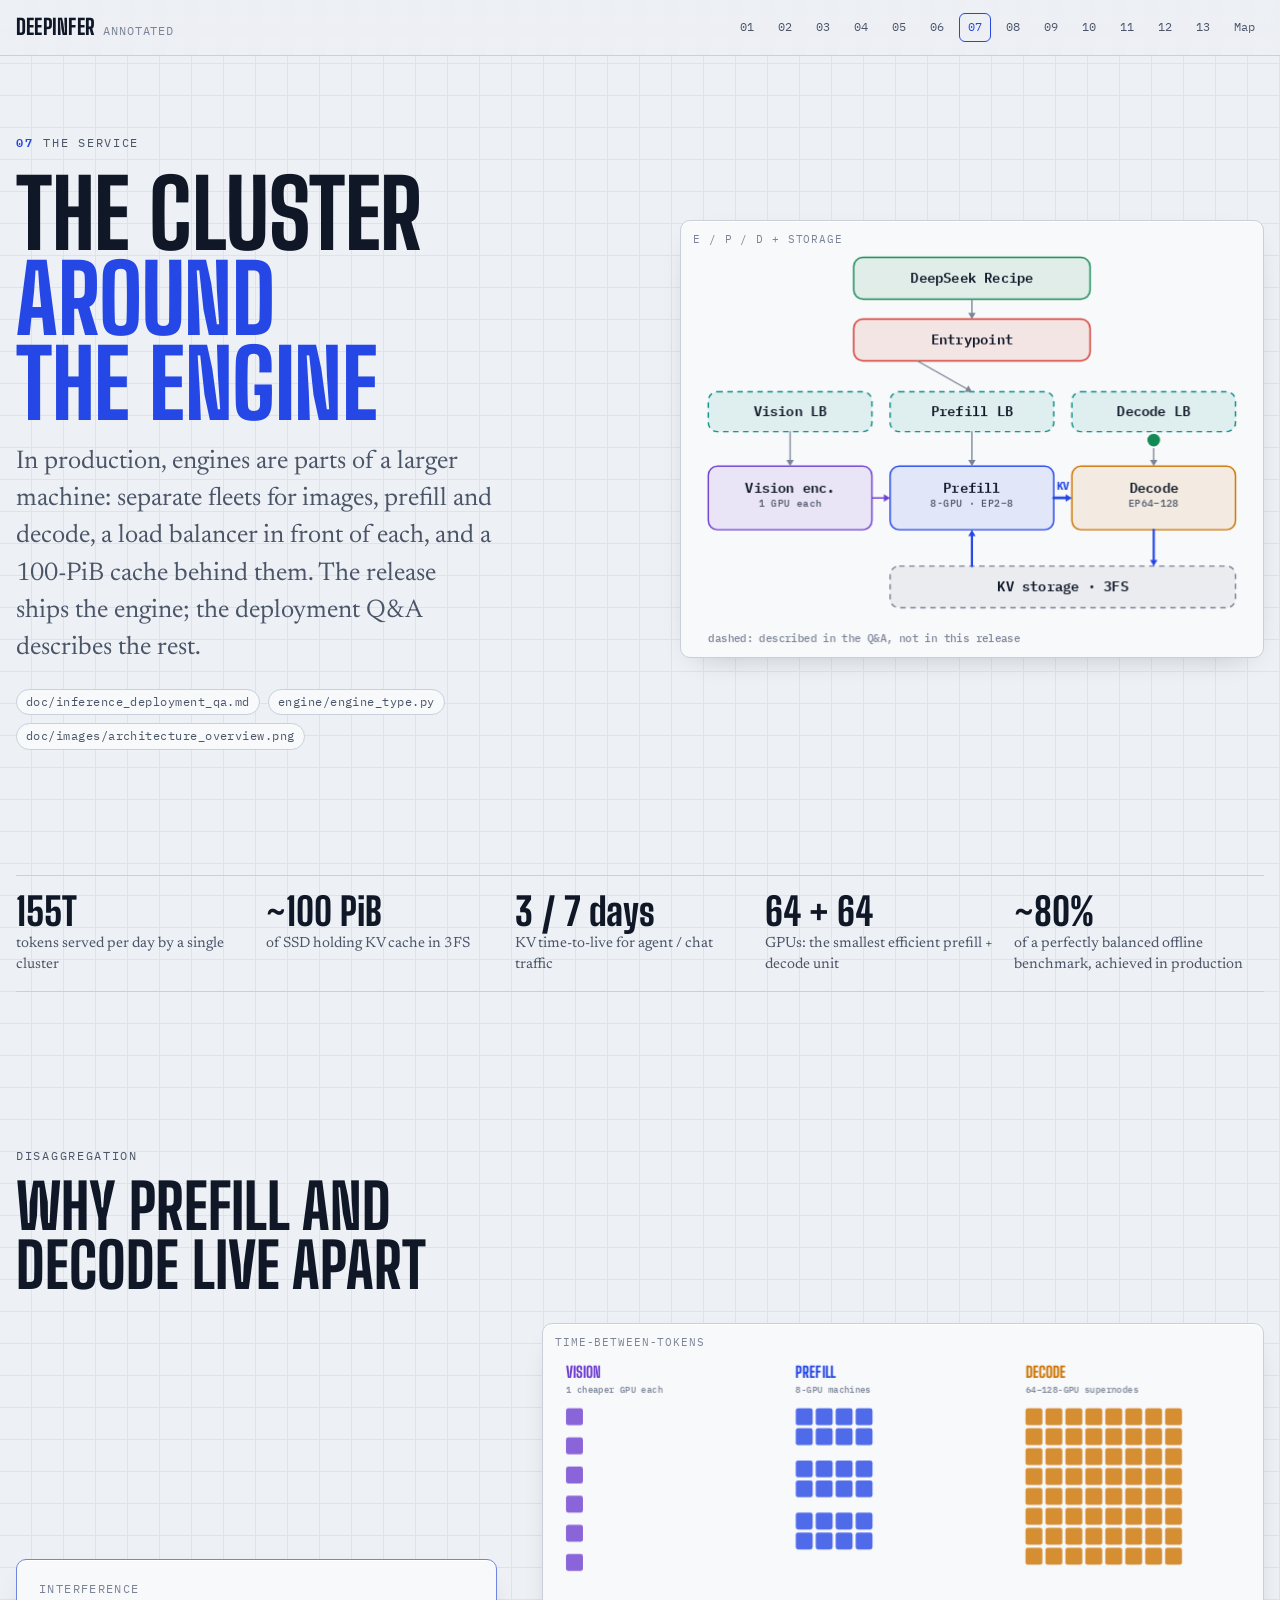
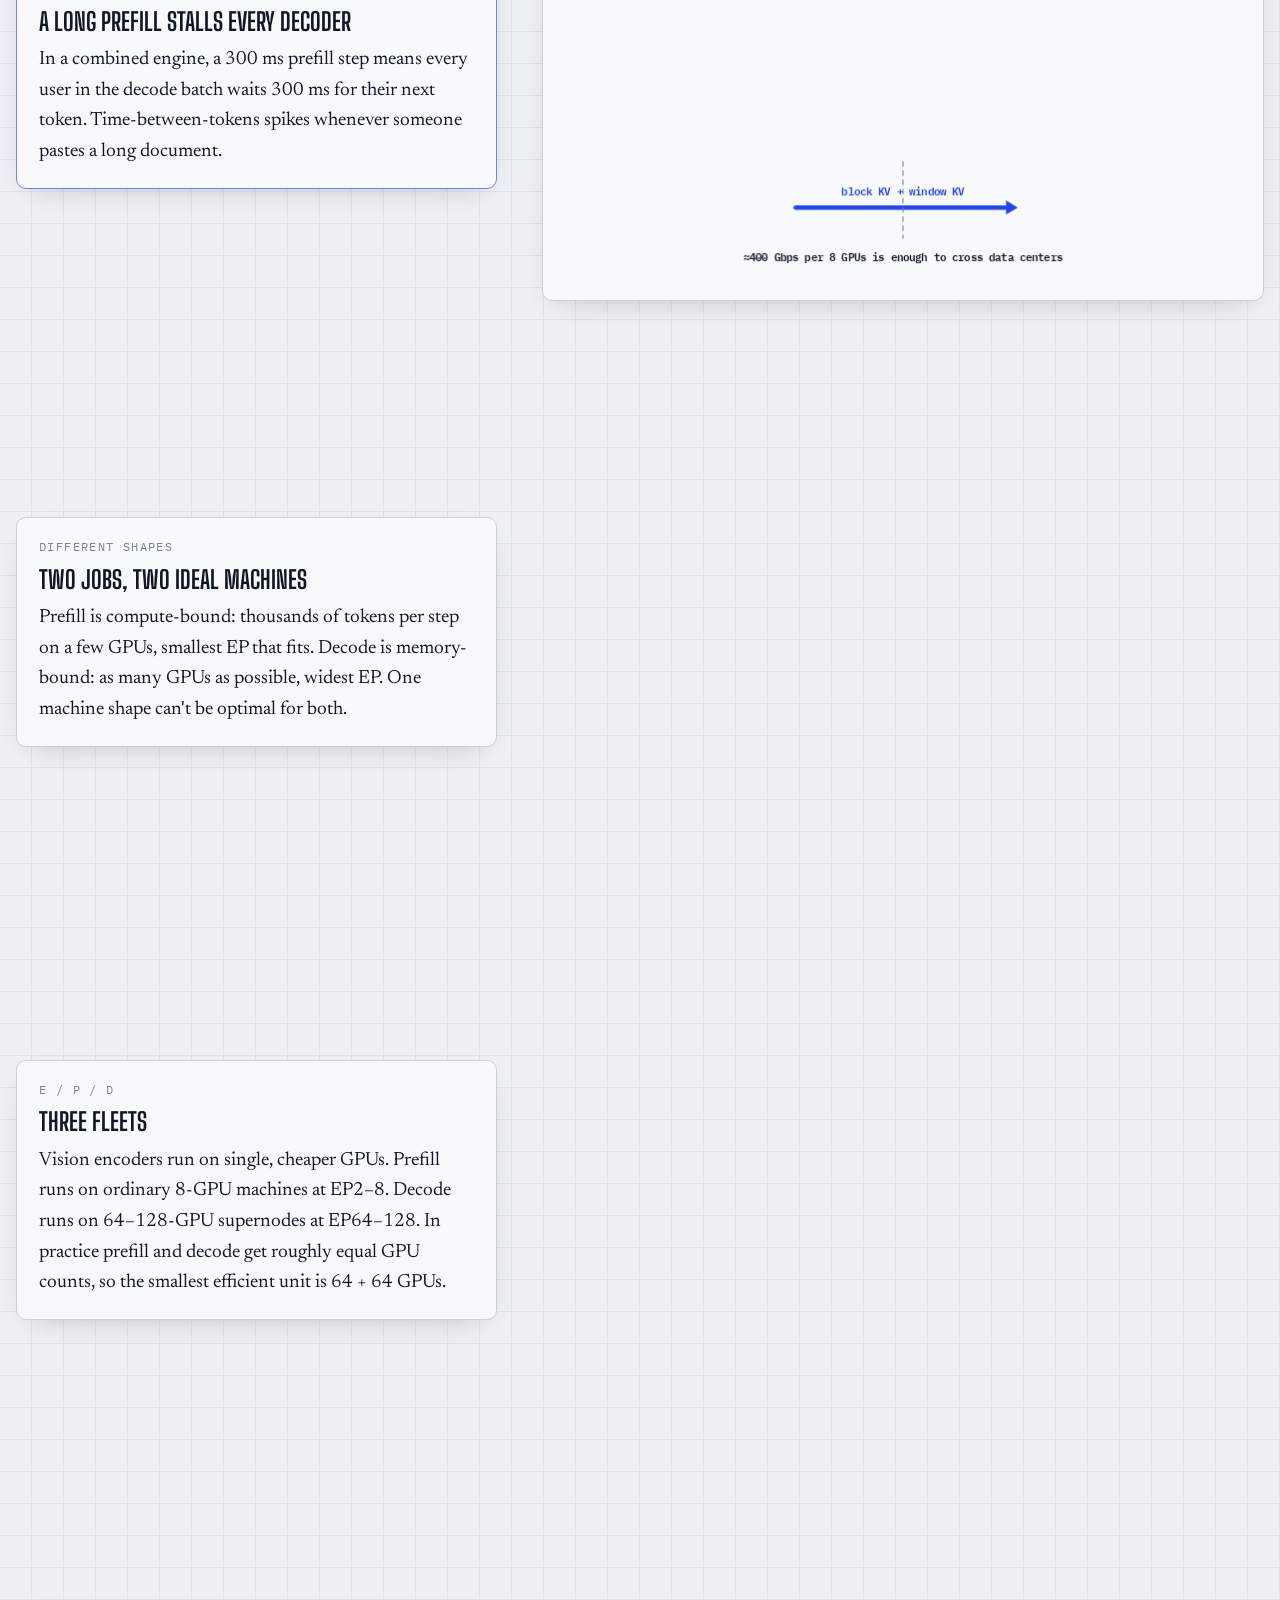
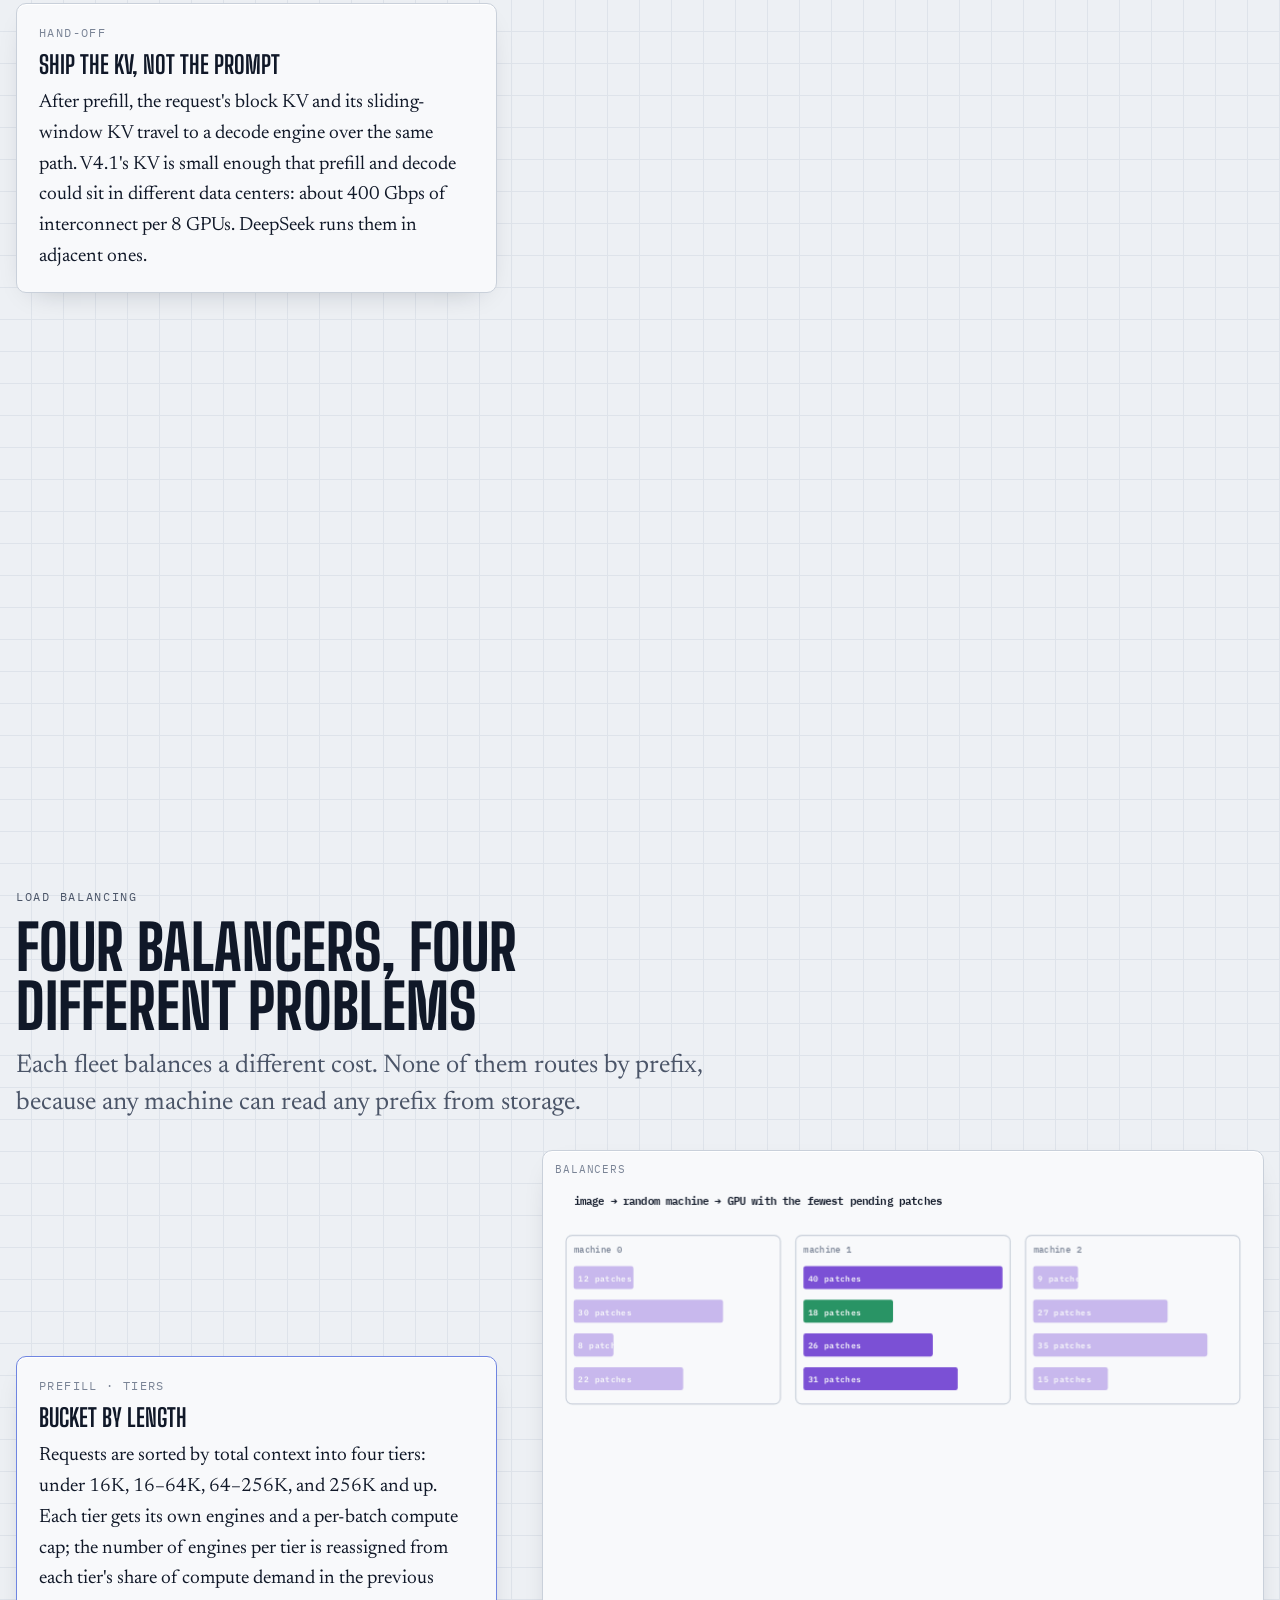
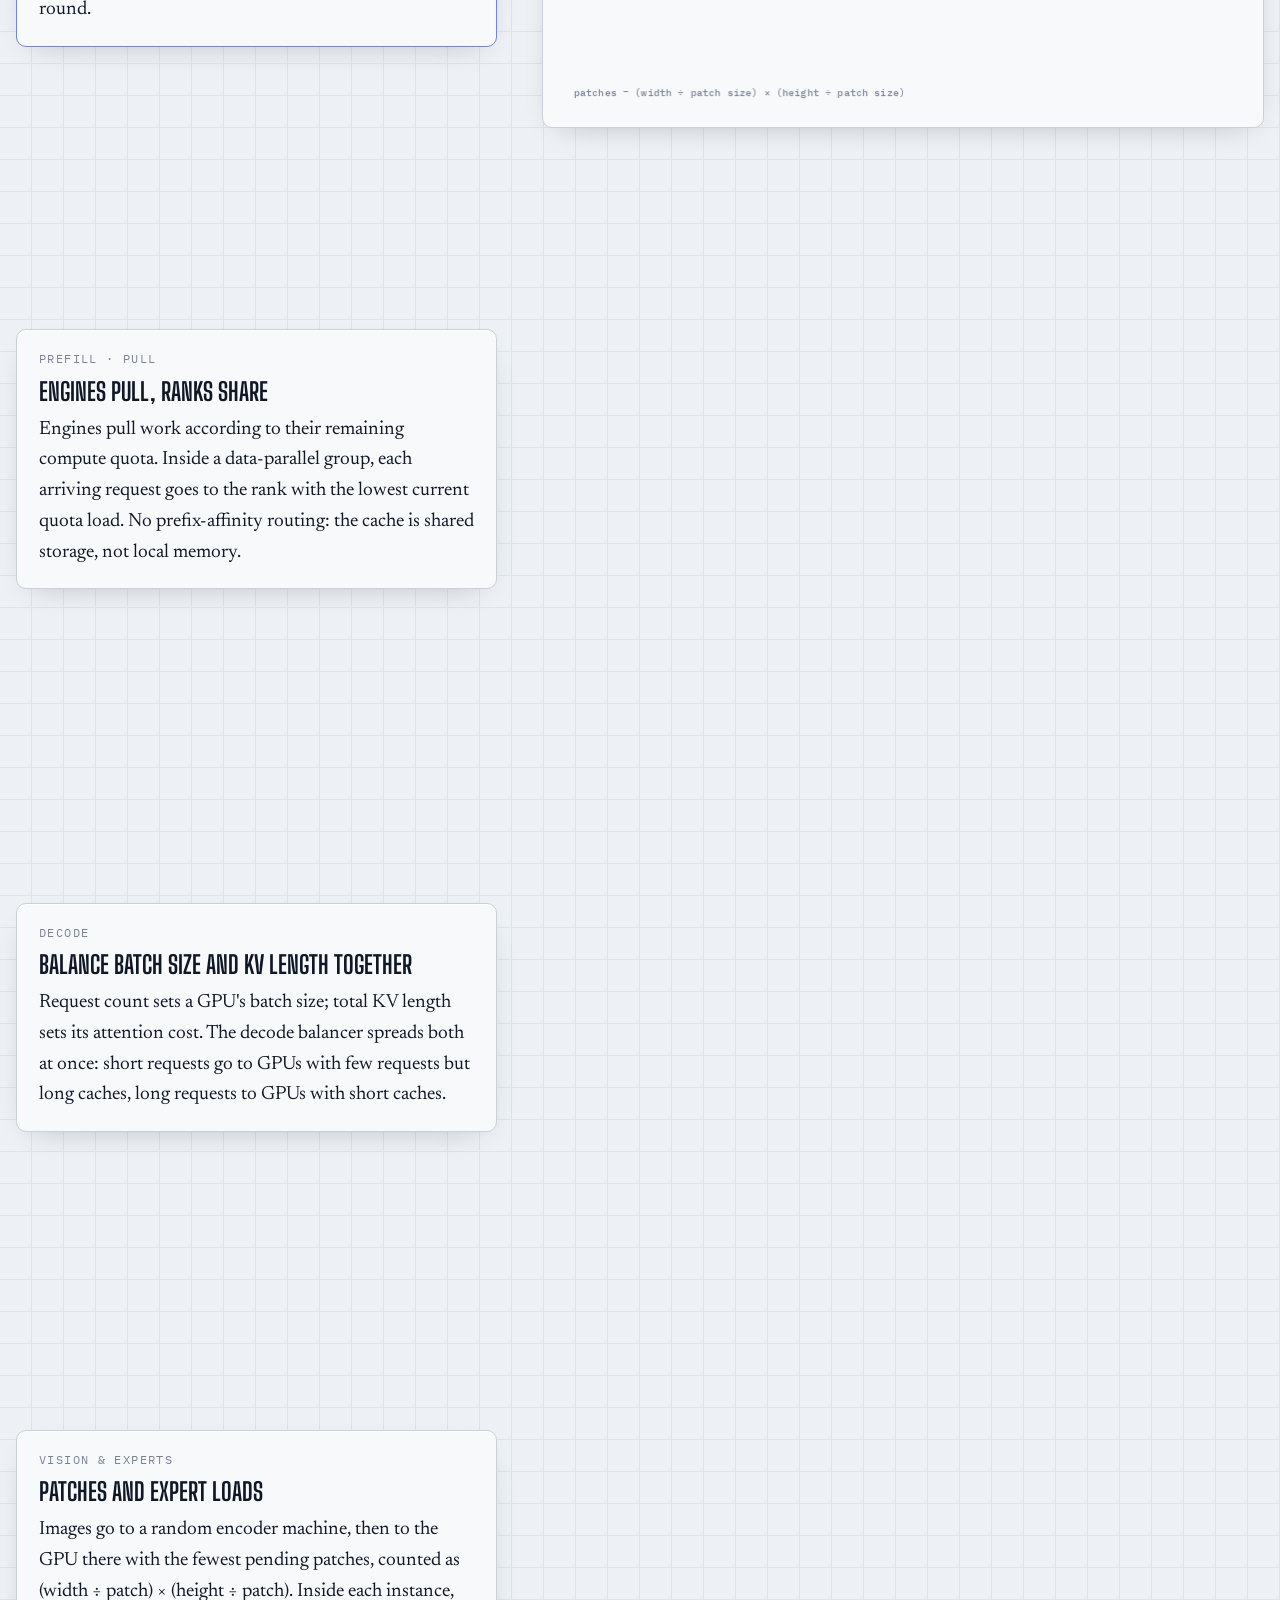
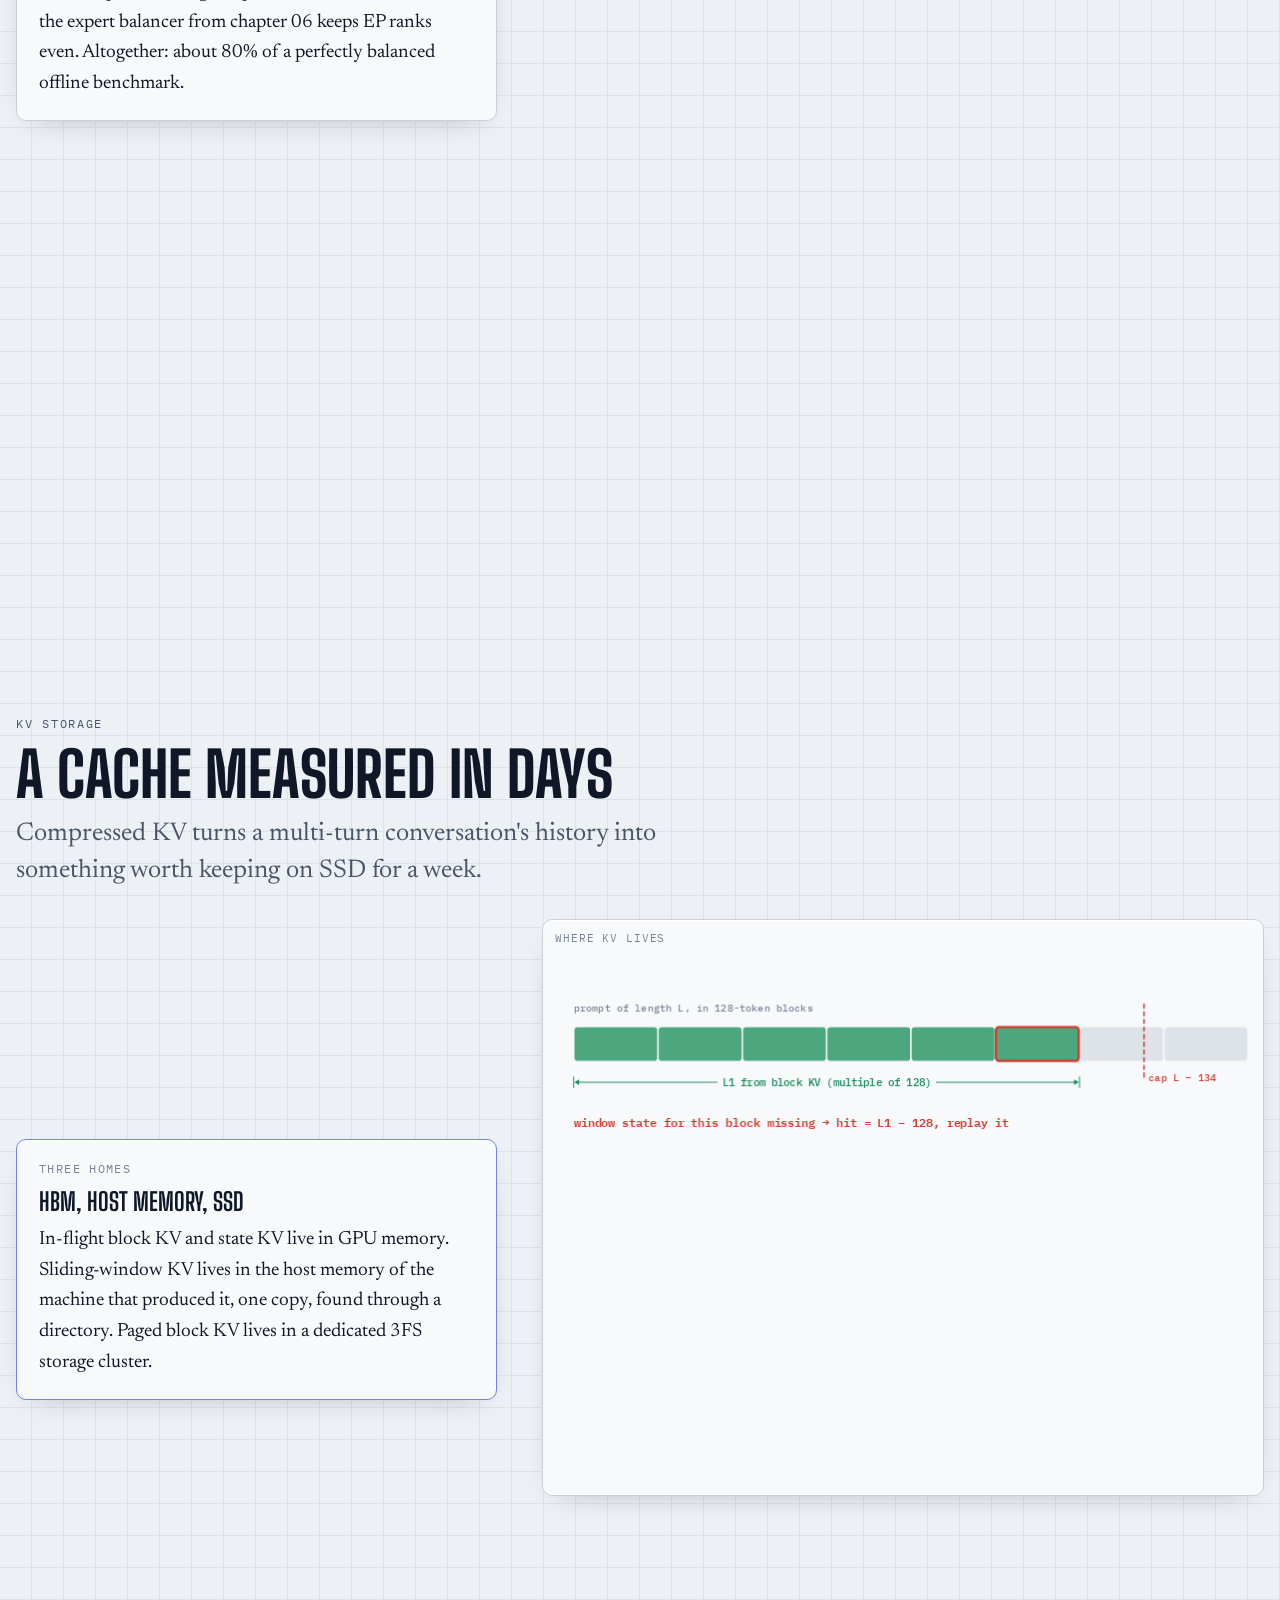
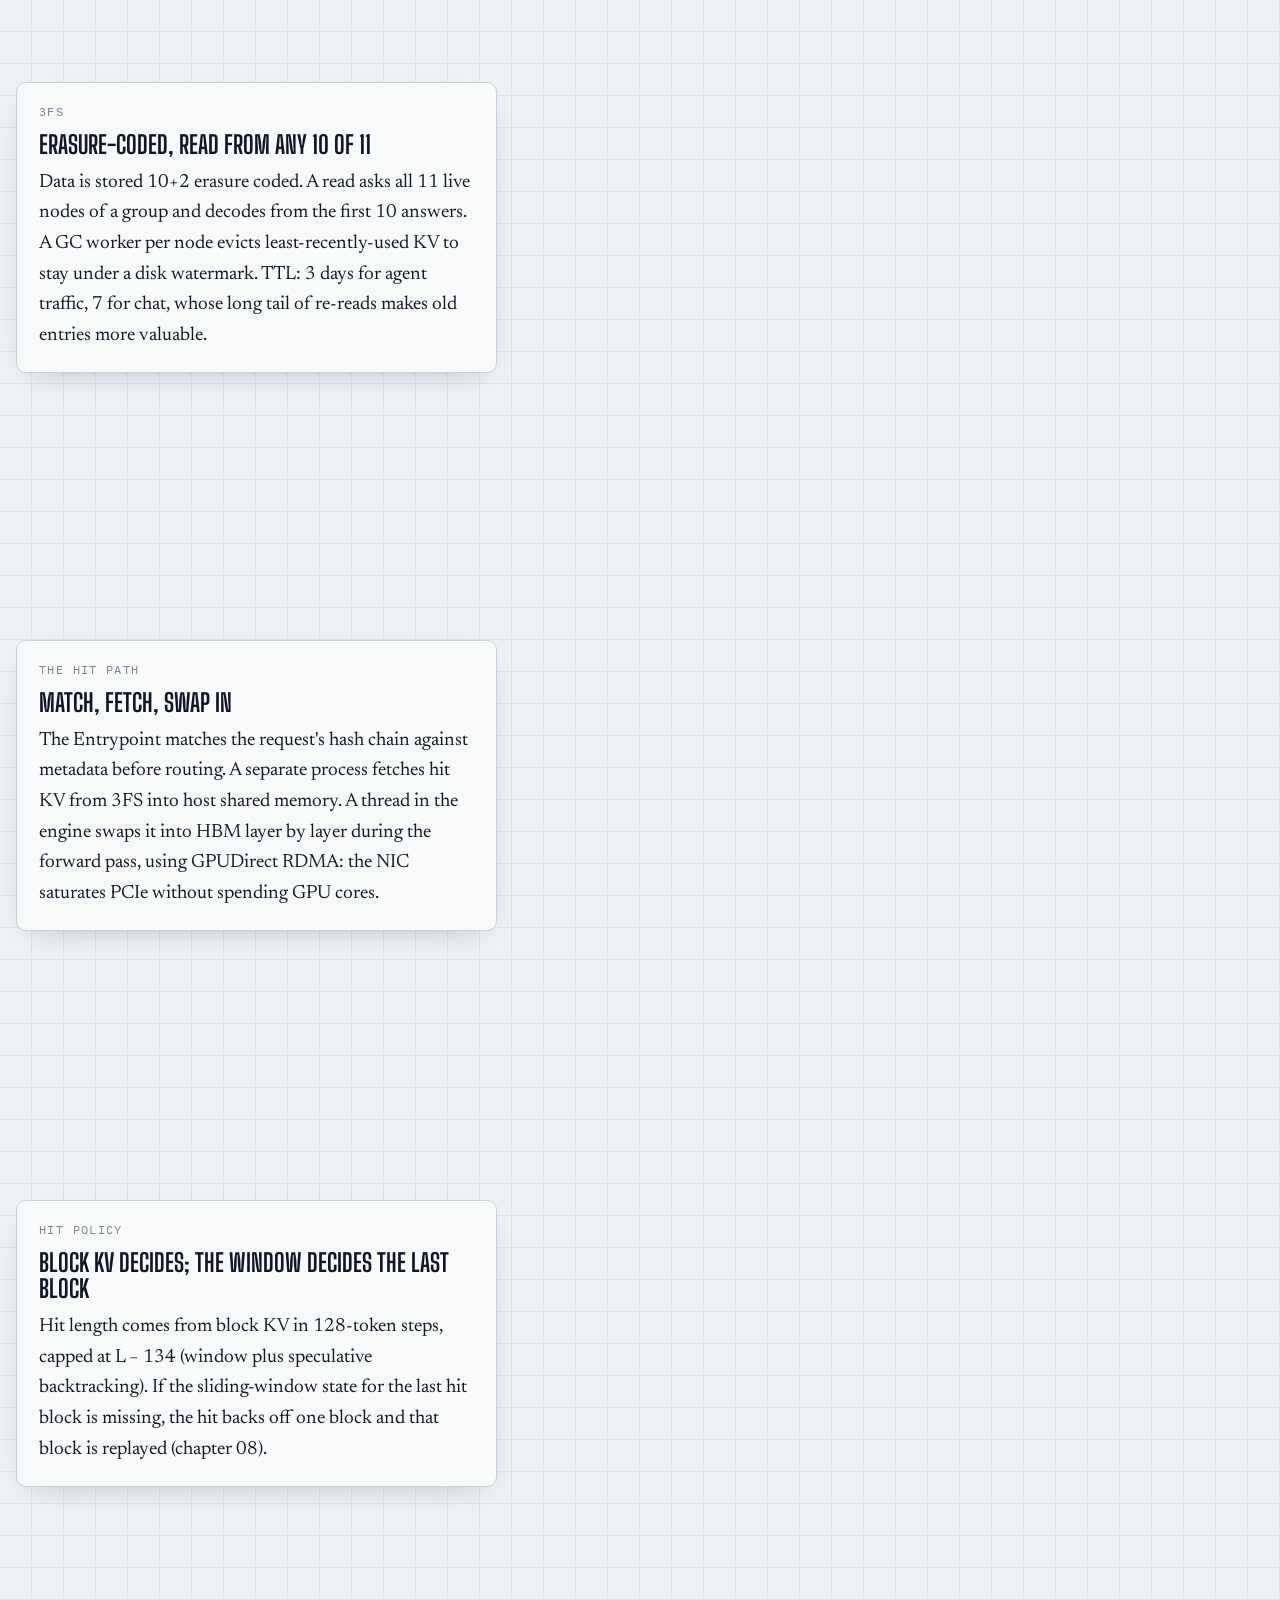
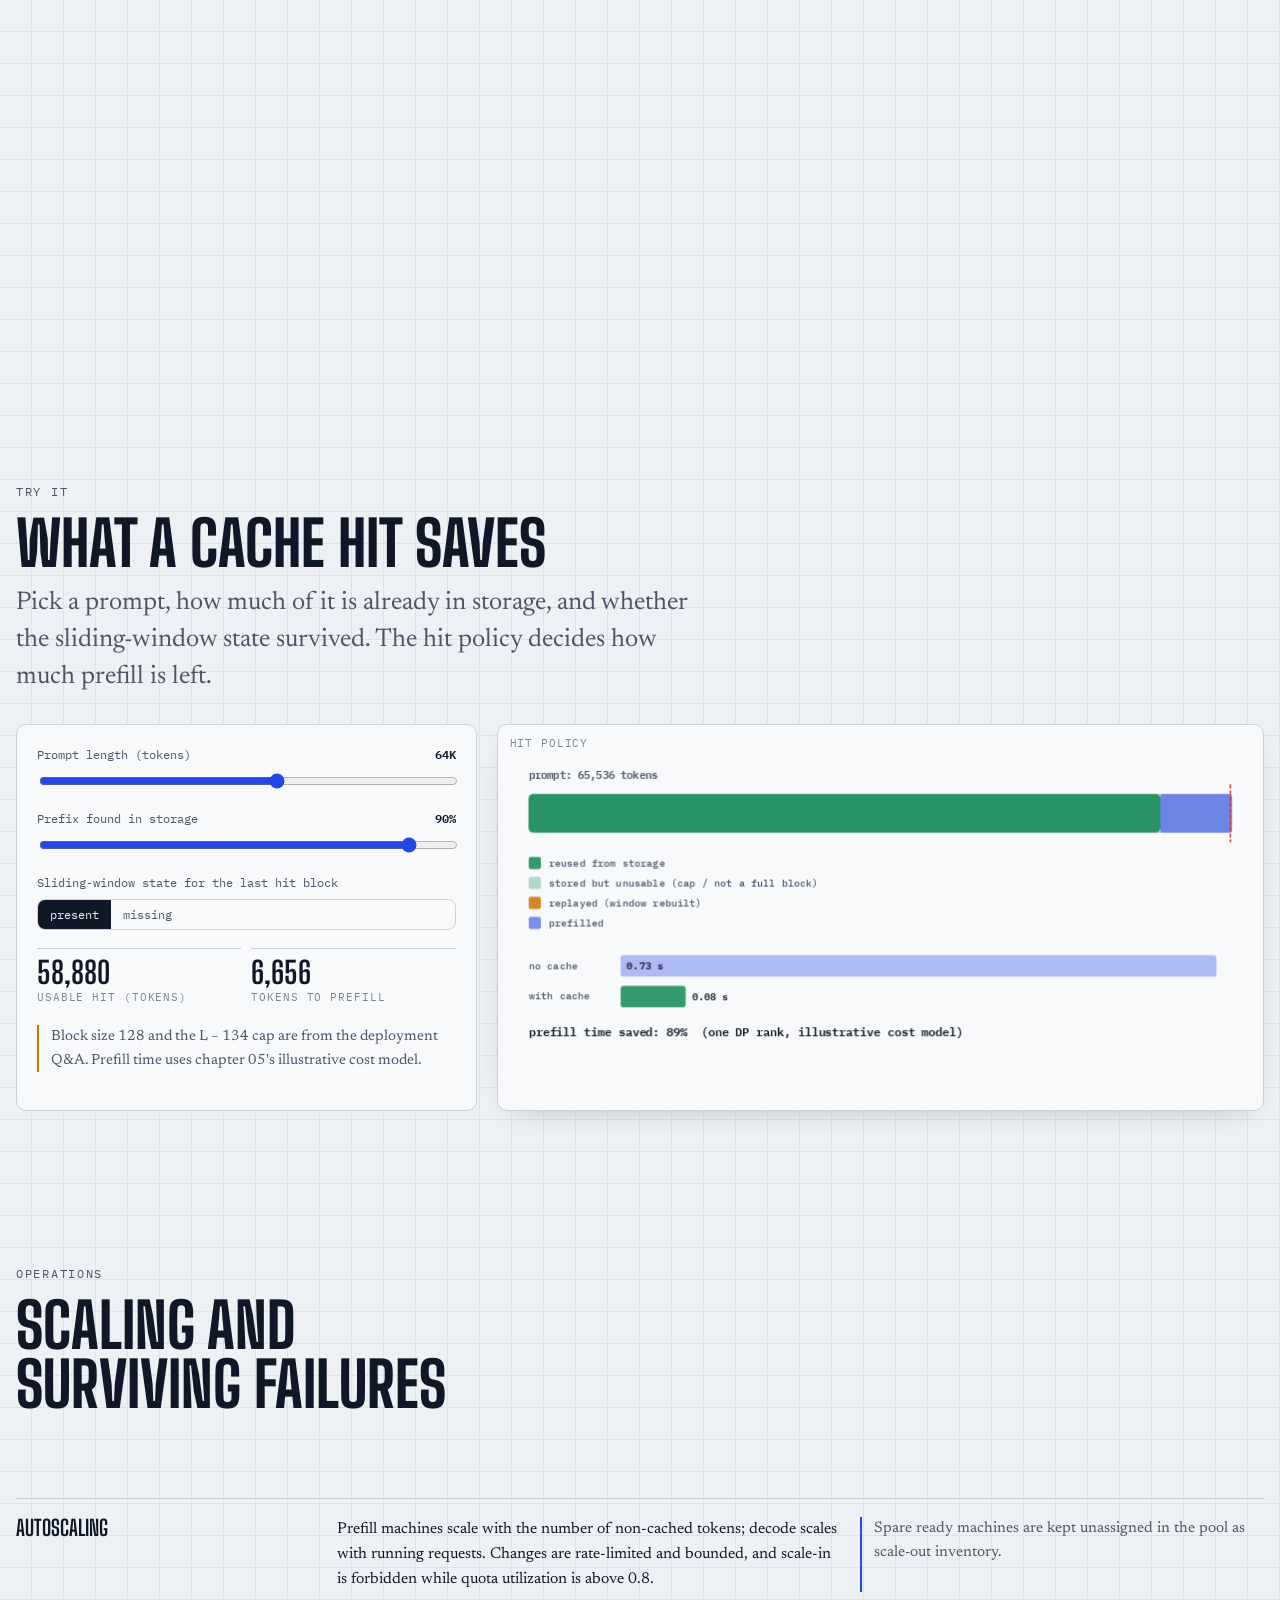
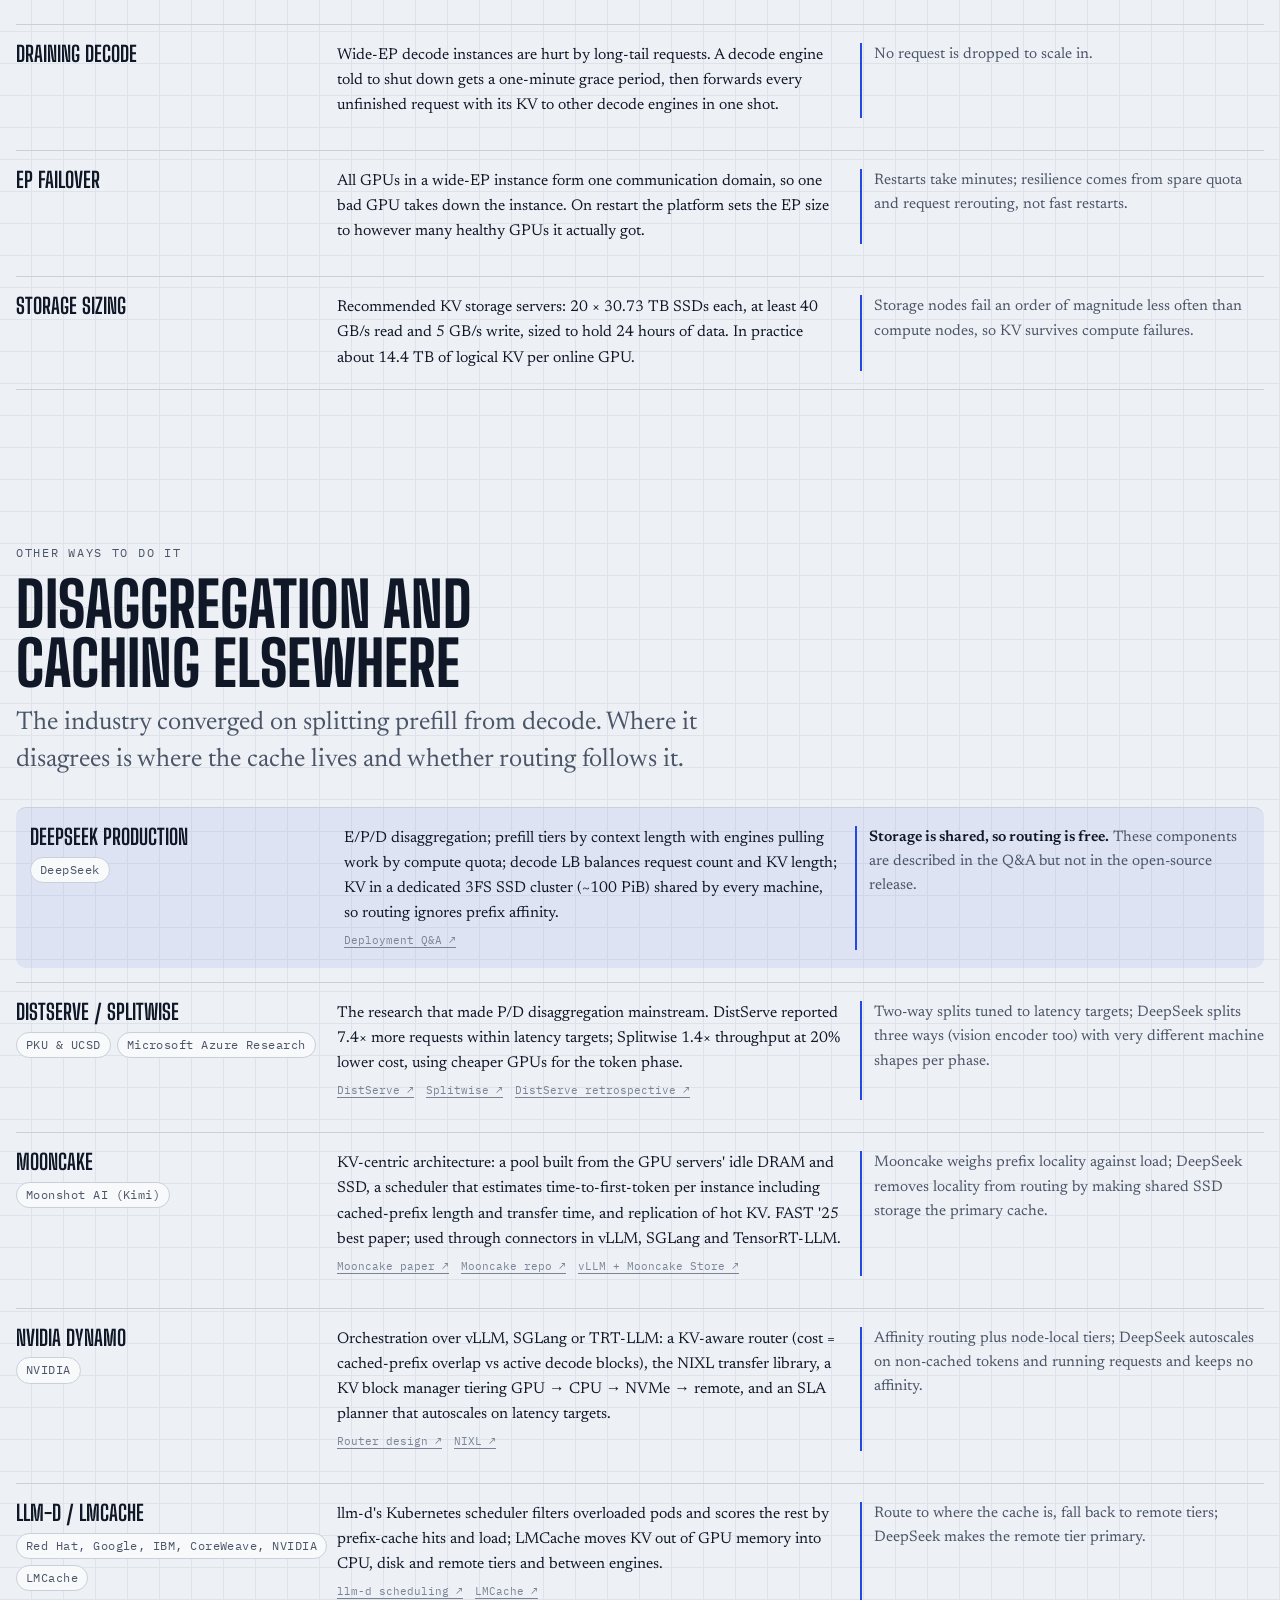
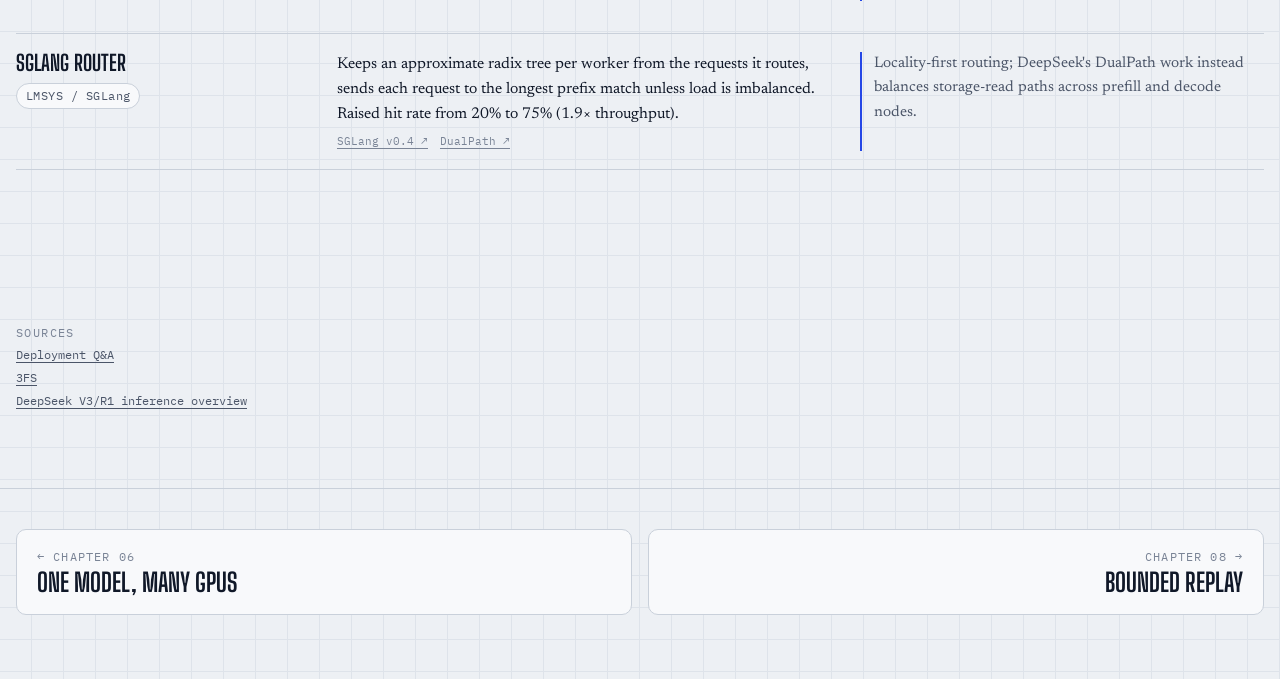
<file: cluster.html>
<!doctype html>
<html lang="en">
<head>
<meta charset="utf-8">
<meta name="viewport" content="width=device-width, initial-scale=1, viewport-fit=cover">
<title>The cluster around it · DeepInfer Annotated</title>
<meta name="claude:viewport-fit-sides" content="cover">
<link rel="preconnect" href="https://fonts.googleapis.com">
<link rel="preconnect" href="https://fonts.gstatic.com" crossorigin>
<link rel="stylesheet" href="https://fonts.googleapis.com/css2?family=Big+Shoulders+Display:wght@600;700;800&family=IBM+Plex+Mono:wght@400;500;600&family=Newsreader:ital,opsz,wght@0,6..72,400;0,6..72,500;0,6..72,600;1,6..72,400&display=swap">
<link rel="stylesheet" href="atlas.css">
</head>
<body>
<header class="bar">
  <div class="wrap">
    <a class="brand" href="index.html"><b>DeepInfer</b><span>annotated</span></a>
    <nav aria-label="Chapters">
      <a class="num" href="loop.html" title="The generation loop">01</a>
      <a class="num" href="model.html" title="The model it serves">02</a>
      <a class="num" href="engine.html" title="Anatomy of the engine">03</a>
      <a class="num" href="memory.html" title="KV memory">04</a>
      <a class="num" href="scheduling.html" title="Scheduling a step">05</a>
      <a class="num" href="parallelism.html" title="One model, many GPUs">06</a>
      <a class="num" href="cluster.html" aria-current="page" title="The cluster around it">07</a>
      <a class="num" href="replay.html" title="Bounded replay">08</a>
      <a class="num" href="speculation.html" title="Speculative decoding">09</a>
      <a class="num" href="kernels.html" title="Numbers and kernels">10</a>
      <a class="num" href="sampling.html" title="Sampling, structure, determinism">11</a>
      <a class="num" href="frontdoor.html" title="The front door">12</a>
      <a class="num" href="measure.html" title="Measuring it">13</a>
      <a href="index.html">Map</a>
    </nav>
  </div>
  <div class="progress"></div>
</header>
<main>
  <section class="hero">
    <div class="wrap">
      <div>
        <span class="eyebrow"><span class="n">07</span> The service</span>
        <h1>The cluster <em>around the engine</em></h1>
        <p class="dek">In production, engines are parts of a larger machine: separate fleets for images, prefill and decode, a load balancer in front of each, and a 100-PiB cache behind them. The release ships the engine; the deployment Q&amp;A describes the rest.</p>
        <div class="files">
          <span class="tag">doc/inference_deployment_qa.md</span>
          <span class="tag">engine/engine_type.py</span>
          <span class="tag">doc/images/architecture_overview.png</span>
        </div>
      </div>
      <div class="board stage-card" data-stage="arch" data-label="Architecture: DeepSeek Recipe and Entrypoint on top; vision encoder, prefill and decode services each behind a load balancer; KV cache flows from prefill to decode and to and from a 3FS storage cluster.">
        <span class="ruler">E / P / D + storage</span>
      </div>
    </div>
  </section>

  <section class="section">
    <div class="wrap">
      <div class="facts">
        <div><b>155T</b><span>tokens served per day by a single cluster</span></div>
        <div><b>~100 PiB</b><span>of SSD holding KV cache in 3FS</span></div>
        <div><b>3 / 7 days</b><span>KV time-to-live for agent / chat traffic</span></div>
        <div><b>64 + 64</b><span>GPUs: the smallest efficient prefill + decode unit</span></div>
        <div><b>~80%</b><span>of a perfectly balanced offline benchmark, achieved in production</span></div>
      </div>
    </div>
  </section>

  <section class="section" id="split">
    <div class="wrap">
      <header>
        <span class="eyebrow">Disaggregation</span>
        <h2>Why prefill and decode live apart</h2>
      </header>
      <div class="scrolly" data-scrolly>
        <div class="beats">
          <div class="beat"><div class="card"><span class="k">Interference</span><h4>A long prefill stalls every decoder</h4><p>In a combined engine, a 300 ms prefill step means every user in the decode batch waits 300 ms for their next token. Time-between-tokens spikes whenever someone pastes a long document.</p></div></div>
          <div class="beat"><div class="card"><span class="k">Different shapes</span><h4>Two jobs, two ideal machines</h4><p>Prefill is compute-bound: thousands of tokens per step on a few GPUs, smallest EP that fits. Decode is memory-bound: as many GPUs as possible, widest EP. One machine shape can't be optimal for both.</p></div></div>
          <div class="beat"><div class="card"><span class="k">E / P / D</span><h4>Three fleets</h4><p>Vision encoders run on single, cheaper GPUs. Prefill runs on ordinary 8-GPU machines at EP2–8. Decode runs on 64–128-GPU supernodes at EP64–128. In practice prefill and decode get roughly equal GPU counts, so the smallest efficient unit is 64 + 64 GPUs.</p></div></div>
          <div class="beat"><div class="card"><span class="k">Hand-off</span><h4>Ship the KV, not the prompt</h4><p>After prefill, the request's block KV and its sliding-window KV travel to a decode engine over the same path. V4.1's KV is small enough that prefill and decode could sit in different data centers: about 400 Gbps of interconnect per 8 GPUs. DeepSeek runs them in adjacent ones.</p></div></div>
        </div>
        <div class="stick"><div class="board" data-stage="split" data-label="Timeline of a combined engine where a long prefill step stalls decode tokens; then two separate fleets with different GPU counts; then three fleets with a KV hand-off arrow from prefill to decode."><span class="ruler">time-between-tokens</span></div></div>
      </div>
    </div>
  </section>

  <section class="section" id="lb">
    <div class="wrap">
      <header>
        <span class="eyebrow">Load balancing</span>
        <h2>Four balancers, four different problems</h2>
        <p class="lede">Each fleet balances a different cost. None of them routes by prefix, because any machine can read any prefix from storage.</p>
      </header>
      <div class="scrolly" data-scrolly>
        <div class="beats">
          <div class="beat"><div class="card"><span class="k">Prefill · tiers</span><h4>Bucket by length</h4><p>Requests are sorted by total context into four tiers: under 16K, 16–64K, 64–256K, and 256K and up. Each tier gets its own engines and a per-batch compute cap; the number of engines per tier is reassigned from each tier's share of compute demand in the previous round.</p></div></div>
          <div class="beat"><div class="card"><span class="k">Prefill · pull</span><h4>Engines pull, ranks share</h4><p>Engines pull work according to their remaining compute quota. Inside a data-parallel group, each arriving request goes to the rank with the lowest current quota load. No prefix-affinity routing: the cache is shared storage, not local memory.</p></div></div>
          <div class="beat"><div class="card"><span class="k">Decode</span><h4>Balance batch size and KV length together</h4><p>Request count sets a GPU's batch size; total KV length sets its attention cost. The decode balancer spreads both at once: short requests go to GPUs with few requests but long caches, long requests to GPUs with short caches.</p></div></div>
          <div class="beat"><div class="card"><span class="k">Vision &amp; experts</span><h4>Patches and expert loads</h4><p>Images go to a random encoder machine, then to the GPU there with the fewest pending patches, counted as (width ÷ patch) × (height ÷ patch). Inside each instance, the expert balancer from chapter 06 keeps EP ranks even. Altogether: about 80% of a perfectly balanced offline benchmark.</p></div></div>
        </div>
        <div class="stick"><div class="board" data-stage="lb" data-label="Requests sorted into four length tiers feeding engine groups; engines pulling by remaining quota; a decode balancer placing short and long requests by request count and KV length; images routed by pending patch counts."><span class="ruler">balancers</span></div></div>
      </div>
    </div>
  </section>

  <section class="section" id="store">
    <div class="wrap">
      <header>
        <span class="eyebrow">KV storage</span>
        <h2>A cache measured in days</h2>
        <p class="lede">Compressed KV turns a multi-turn conversation's history into something worth keeping on SSD for a week.</p>
      </header>
      <div class="scrolly" data-scrolly>
        <div class="beats">
          <div class="beat"><div class="card"><span class="k">Three homes</span><h4>HBM, host memory, SSD</h4><p>In-flight block KV and state KV live in GPU memory. Sliding-window KV lives in the host memory of the machine that produced it, one copy, found through a directory. Paged block KV lives in a dedicated 3FS storage cluster.</p></div></div>
          <div class="beat"><div class="card"><span class="k">3FS</span><h4>Erasure-coded, read from any 10 of 11</h4><p>Data is stored 10+2 erasure coded. A read asks all 11 live nodes of a group and decodes from the first 10 answers. A GC worker per node evicts least-recently-used KV to stay under a disk watermark. TTL: 3 days for agent traffic, 7 for chat, whose long tail of re-reads makes old entries more valuable.</p></div></div>
          <div class="beat"><div class="card"><span class="k">The hit path</span><h4>Match, fetch, swap in</h4><p>The Entrypoint matches the request's hash chain against metadata before routing. A separate process fetches hit KV from 3FS into host shared memory. A thread in the engine swaps it into HBM layer by layer during the forward pass, using GPUDirect RDMA: the NIC saturates PCIe without spending GPU cores.</p></div></div>
          <div class="beat"><div class="card"><span class="k">Hit policy</span><h4>Block KV decides; the window decides the last block</h4><p>Hit length comes from block KV in 128-token steps, capped at L − 134 (window plus speculative backtracking). If the sliding-window state for the last hit block is missing, the hit backs off one block and that block is replayed (chapter 08).</p></div></div>
        </div>
        <div class="stick"><div class="board" data-stage="tiers" data-label="Three storage tiers: GPU memory, host memory, and an erasure-coded SSD cluster; a read fanning out to 11 nodes and completing from 10; a request's prefix fetched from SSD to host to GPU layer by layer; the hit-length policy on a prompt bar."><span class="ruler">where KV lives</span></div></div>
      </div>
    </div>
  </section>

  <section class="section" id="lab">
    <div class="wrap">
      <header>
        <span class="eyebrow">Try it</span>
        <h2>What a cache hit saves</h2>
        <p class="lede">Pick a prompt, how much of it is already in storage, and whether the sliding-window state survived. The hit policy decides how much prefill is left.</p>
      </header>
      <div class="lab">
        <div class="controls" id="hit-ctl">
          <div class="ctl"><label for="hl">Prompt length (tokens) <output for="hl">64K</output></label><input type="range" id="hl" min="2" max="9" step="1" value="6"></div>
          <div class="ctl"><label for="hp">Prefix found in storage <output for="hp">90%</output></label><input type="range" id="hp" min="0" max="100" step="1" value="90"></div>
          <div class="ctl"><label>Sliding-window state for the last hit block</label>
            <div class="seg" id="swa"><button type="button" value="hit" aria-pressed="true">present</button><button type="button" value="miss" aria-pressed="false">missing</button></div>
          </div>
          <div class="readout">
            <div><b id="h-len">–</b><span>usable hit (tokens)</span></div>
            <div><b id="h-pre">–</b><span>tokens to prefill</span></div>
          </div>
          <p class="note">Block size 128 and the L − 134 cap are from the deployment Q&amp;A. Prefill time uses chapter 05's illustrative cost model.</p>
        </div>
        <div class="board" data-stage="hit" data-label="Prompt bar showing the stored prefix, the usable hit after the cap and back-off, the replayed block, and the new suffix to prefill, with prefill time with and without the cache."><span class="ruler">hit policy</span></div>
      </div>
    </div>
  </section>

  <section class="section" id="ops">
    <div class="wrap stack">
      <header>
        <span class="eyebrow">Operations</span>
        <h2>Scaling and surviving failures</h2>
      </header>
      <div class="compare">
        <article class="alt"><div><h4>Autoscaling</h4></div><div><p>Prefill machines scale with the number of non-cached tokens; decode scales with running requests. Changes are rate-limited and bounded, and scale-in is forbidden while quota utilization is above 0.8.</p></div><div class="vs">Spare ready machines are kept unassigned in the pool as scale-out inventory.</div></article>
        <article class="alt"><div><h4>Draining decode</h4></div><div><p>Wide-EP decode instances are hurt by long-tail requests. A decode engine told to shut down gets a one-minute grace period, then forwards every unfinished request with its KV to other decode engines in one shot.</p></div><div class="vs">No request is dropped to scale in.</div></article>
        <article class="alt"><div><h4>EP failover</h4></div><div><p>All GPUs in a wide-EP instance form one communication domain, so one bad GPU takes down the instance. On restart the platform sets the EP size to however many healthy GPUs it actually got.</p></div><div class="vs">Restarts take minutes; resilience comes from spare quota and request rerouting, not fast restarts.</div></article>
        <article class="alt"><div><h4>Storage sizing</h4></div><div><p>Recommended KV storage servers: 20 × 30.73 TB SSDs each, at least 40 GB/s read and 5 GB/s write, sized to hold 24 hours of data. In practice about 14.4 TB of logical KV per online GPU.</p></div><div class="vs">Storage nodes fail an order of magnitude less often than compute nodes, so KV survives compute failures.</div></article>
      </div>
    </div>
  </section>

  <section class="section" id="others">
    <div class="wrap">
      <header>
        <span class="eyebrow">Other ways to do it</span>
        <h2>Disaggregation and caching elsewhere</h2>
        <p class="lede">The industry converged on splitting prefill from decode. Where it disagrees is where the cache lives and whether routing follows it.</p>
      </header>
      <div class="compare" id="alts-cluster"></div>
    </div>
  </section>

  <section class="section">
    <div class="wrap"><div class="sources" id="sources-cluster"></div></div>
  </section>

</main>
<nav class="next" aria-label="Chapter navigation">
  <div class="wrap">
    <a href="parallelism.html"><span>← Chapter 06</span><b>One model, many GPUs</b></a>
    <a class="fwd" href="replay.html"><span>Chapter 08 →</span><b>Bounded replay</b></a>
  </div>
</nav>
<script src="atlas.js"></script>
<script src="alts.js"></script>
<script>
(function () {
  const { ramp, ease, clamp, lerp, rng } = Atlas;
  const cost = (q, c) => 3 + 0.0105 * q + 1.6e-8 * (q * q / 2 + q * c);
  function prefillMs(start, L, budget = 380) {
    let c = start, t = 0, guard = 0;
    while (c < L && guard++ < 4000) {
      const a = 0.8e-8, B = 0.0105 + 1.6e-8 * c, C0 = 3 - budget;
      const q = Math.max(1, Math.min(32768, Math.floor((-B + Math.sqrt(B * B - 4 * a * C0)) / (2 * a)), L - c));
      t += cost(q, c); c += q;
    }
    return t;
  }

  /* ---------------- hero: architecture with traffic ---------------- */
  Atlas.scene("arch", (g, s) => {
    const { W, H } = g;
    const cx = W / 2;
    const bw = (W - 100) / 3, rowY = [40, 108, 188, 270, 380];
    const box = (x, y, w, h, c, t, sub, a = 1, dash) => g.box(x, y, w, h, { color: c, title: t, sub, tsize: 15, tfont: "mono", tweight: 600, ssize: 11, a, dash });
    box(cx - 130, rowY[0], 260, 46, "ok", "DeepSeek Recipe", null);
    box(cx - 130, rowY[1], 260, 46, "bad", "Entrypoint", null);
    const cols = [30, 50 + bw, 70 + 2 * bw];
    box(cols[0], rowY[2], bw, 44, "net", "Vision LB", null, 1, [6, 5]);
    box(cols[1], rowY[2], bw, 44, "net", "Prefill LB", null, 1, [6, 5]);
    box(cols[2], rowY[2], bw, 44, "net", "Decode LB", null, 1, [6, 5]);
    box(cols[0], rowY[3], bw, 70, "cpu", "Vision enc.", "1 GPU each");
    box(cols[1], rowY[3], bw, 70, "compute", "Prefill", "8-GPU · EP2–8");
    box(cols[2], rowY[3], bw, 70, "memory", "Decode", "EP64–128");
    box(cols[1], rowY[4], bw * 2 + 20, 46, "ink-3", "KV storage · 3FS", null, 1, [6, 5]);
    // static arrows
    const A = (x1, y1, x2, y2, c = "ink-3", lw = 1.5) => g.arrow(x1, y1, x2, y2, { color: c, lw, head: 8 });
    A(cx, rowY[0] + 46, cx, rowY[1]);
    A(cx - 60, rowY[1] + 46, cols[1] + bw / 2, rowY[2]);
    A(cols[1] + bw / 2, rowY[2] + 44, cols[1] + bw / 2, rowY[3]);
    A(cols[2] + bw / 2, rowY[2] + 44, cols[2] + bw / 2, rowY[3]);
    A(cols[0] + bw / 2, rowY[2] + 44, cols[0] + bw / 2, rowY[3]);
    A(cols[0] + bw, rowY[3] + 35, cols[1], rowY[3] + 35, "cpu");
    const pulse = 0.5 + 0.5 * Math.sin(s.t * 3);
    A(cols[1] + bw, rowY[3] + 35, cols[2], rowY[3] + 35, "compute", 3 + pulse * 2);
    g.text("KV", (cols[1] + bw + cols[2]) / 2, rowY[3] + 26, { size: 12, color: "compute", align: "center", weight: 700 });
    A(cols[1] + bw / 2, rowY[4], cols[1] + bw / 2, rowY[3] + 70, "compute", 2.5);
    A(cols[2] + bw / 2, rowY[3] + 70, cols[2] + bw / 2, rowY[4], "compute", 2.5);
    // request dot path
    const path = [[cx, rowY[1] + 23], [cols[1] + bw / 2, rowY[2] + 22], [cols[1] + bw / 2, rowY[3] + 35], [cols[2] + bw / 2, rowY[3] + 35], [cols[2] + bw / 2, rowY[2] + 22], [cx + 100, rowY[1] + 23]];
    const per = 5, ph = (s.t % per) / per * (path.length - 1);
    const i = Math.min(path.length - 2, Math.floor(ph)), u = ease(ph - i);
    g.circle(lerp(path[i][0], path[i + 1][0], u), lerp(path[i][1], path[i + 1][1], u), 8, { fill: "ok", stroke: "sheet", lw: 2 });
    g.text("dashed: described in the Q&A, not in this release", 30, H - 16, { size: 12, color: "ink-3" });
  }, { anim: true, restT: 1.6, zoom: 1.0, minW: 640 });

  /* ---------------- why split ---------------- */
  Atlas.scene("split", (g, s) => {
    const { W, H, narrow } = g;
    const a0 = s.solo(0);
    if (a0 > 0.01) {
      const x0 = 40, x1 = W - 40, y = 140, sc = (x1 - x0) / 20;
      g.text("ONE ENGINE · ONE QUEUE", x0, 70, { size: 20, font: "display", weight: 800, color: "bad", a: a0 });
      g.text("GPU steps", x0, y - 12, { size: 13, color: "ink-3", a: a0 });
      let t = 0;
      const steps = [[1, "d"], [1, "d"], [1, "d"], [1, "d"], [6, "p"], [1, "d"], [1, "d"], [1, "d"], [1, "d"], [1, "d"], [1, "d"], [1, "d"]];
      steps.forEach(([ln, k]) => { g.rect(x0 + t * sc, y, ln * sc - 3, 40, { fill: k === "p" ? "compute" : "memory", r: 4, a: a0 * 0.85 }); if (k === "p") g.text("someone's 100K-token prefill", x0 + (t + ln / 2) * sc, y + 25, { size: 12, color: "sheet", align: "center", weight: 600, a: a0 }); t += ln; });
      const uy = y + 120;
      g.text("your tokens arriving", x0, uy - 30, { size: 13, color: "ink-3", a: a0 });
      t = 0;
      steps.forEach(([ln, k]) => { if (k === "d") g.rect(x0 + (t + 0.5) * sc - 3, uy - 18, 6, 36, { fill: "ok", r: 3, a: a0 }); t += ln; });
      g.dim(x0 + 3.5 * sc, x0 + 10.5 * sc, uy + 40, "time-between-tokens spike", { color: "bad", a: a0 });
    }
    const a1 = s.solo(1), a2 = s.at(2);
    if (a1 > 0.01 && a2 < 0.5) {
      const a = a1;
      g.text("PREFILL", 40, 80, { size: 22, font: "display", weight: 800, color: "compute", a });
      for (let k = 0; k < 8; k++) g.rect(40 + (k % 4) * 46, 100 + Math.floor(k / 4) * 46, 40, 40, { fill: "compute", r: 5, a: a * 0.8 });
      g.text("compute-bound · few GPUs · EP2–8", 40, 220, { size: 14, color: "ink-2", a });
      const dx = narrow ? 40 : W * 0.45;
      const dy = narrow ? 270 : 80;
      g.text("DECODE", dx, dy, { size: 22, font: "display", weight: 800, color: "memory", a });
      const cs = Math.min(26, (W - dx - 40) / 8 - 4);
      for (let k = 0; k < 64; k++) g.rect(dx + (k % 8) * (cs + 4), dy + 20 + Math.floor(k / 8) * (cs + 4), cs, cs, { fill: "memory", r: 3, a: a * 0.8 });
      g.text("memory-bound · many GPUs · EP64–128", dx, dy + 20 + 8 * (cs + 4) + 22, { size: 14, color: "ink-2", a });
    }
    if (a2 > 0.01) {
      const colW = (W - 100) / 3, y0 = 90;
      const fleets = [["VISION", "cpu", "1 cheaper GPU each", 1], ["PREFILL", "compute", "8-GPU machines", 8], ["DECODE", "memory", "64–128-GPU supernodes", 64]];
      fleets.forEach(([n, c, sub, k], i) => {
        const x = 30 + i * (colW + 20);
        g.text(n, x, y0 - 20, { size: 20, font: "display", weight: 800, color: c, a: a2 });
        g.text(sub, x, y0, { size: 12, color: "ink-3", a: a2 });
        const per = k === 1 ? 1 : k === 8 ? 4 : 8, cs = Math.min(22, colW / per - 4);
        const groups = k === 1 ? 6 : k === 8 ? 3 : 1;
        for (let gi = 0; gi < groups; gi++) {
          const gy = y0 + 20 + gi * (k === 1 ? 38 : (Math.ceil(k / per) * (cs + 4) + 16));
          for (let j = 0; j < k; j++) g.rect(x + (j % per) * (cs + 4), gy + Math.floor(j / per) * (cs + 4), cs, cs, { fill: c, r: 3, a: a2 * 0.8 });
        }
      });
      const ha = s.at(3);
      if (ha > 0.01) {
        const x1 = 30 + colW, x2 = 30 + 2 * (colW + 20);
        const y = H - 120;
        g.arrow(x1 + 20, y, x2 - 10, y, { color: "compute", lw: 6, head: 18, a: ha });
        g.text("block KV + window KV", (x1 + x2) / 2, y - 16, { size: 14, color: "compute", align: "center", weight: 600, a: ha });
        g.line((x1 + x2) / 2, y - 60, (x1 + x2) / 2, y + 40, { color: "ink-3", dash: [6, 6], a: ha });
        g.text("≈400 Gbps per 8 GPUs is enough to cross data centers", W / 2, H - 50, { size: 14, color: "ink", align: "center", weight: 600, a: ha });
      }
    }
  }, { anim: false });

  /* ---------------- load balancers ---------------- */
  Atlas.scene("lb", (g, s) => {
    const { W, H, narrow } = g;
    const a0 = s.solo(0), a1 = s.solo(1), a2 = s.solo(2), a3 = s.solo(3);
    const tiers = [["< 16K", 0.45], ["16–64K", 0.3], ["64–256K", 0.17], ["≥ 256K", 0.08]];
    if (a0 + a1 > 0.01) {
      const a = Math.max(a0, a1);
      const lx = 40, ly = 70, lw = narrow ? W * 0.32 : W * 0.28;
      tiers.forEach(([n, share], i) => {
        const y = ly + i * ((H - 140) / 4);
        g.text(n, lx, y + 20, { size: 15, color: "ink", weight: 600, a });
        // queue dots moving right
        for (let k = 0; k < 5; k++) { const ph = ((s.t * 0.6 + k / 5 + i * 0.13) % 1); g.circle(lx + 80 + ph * (lw - 90), y + 15, 4 + i * 2, { fill: "compute", a: a * (1 - ph * 0.5) }); }
        const ex = lx + lw + 20, n_e = Math.max(1, Math.round(share * 12));
        for (let k = 0; k < n_e; k++) {
          const x = ex + k * 40;
          if (x > W - 60) break;
          g.rect(x, y, 34, 30, { fill: "sheet", stroke: "compute", lw: 1.4, r: 4, a });
          if (a1 > 0.2) { const q = 0.3 + 0.6 * ((k * 37 + i * 11) % 10) / 10; g.rect(x + 3, y + 30 - 4 - 22 * q, 28, 22 * q, { fill: "cpu", r: 2, a: a1 }); }
        }
      });
      if (a0 > 0.2) g.text("engines per tier follow last round's compute demand", 40, H - 30, { size: 13, color: "ink-2", a: a0 });
      if (a1 > 0.2) g.text("purple = remaining compute quota · engines pull work · no prefix affinity", 40, H - 30, { size: 13, color: "cpu", a: a1 });
    }
    if (a2 > 0.01) {
      const n = narrow ? 6 : 8, gw = (W - 80) / n;
      const reqs = [3, 9, 5, 2, 7, 4, 6, 8], kv = [8, 2, 6, 9, 3, 7, 4, 5];
      for (let i = 0; i < n; i++) {
        const x = 40 + i * gw, base = H - 90;
        g.rect(x + 6, base - reqs[i] * 18, gw / 2 - 10, reqs[i] * 18, { fill: "memory", r: 3, a: a2 * 0.85 });
        g.rect(x + gw / 2, base - kv[i] * 18, gw / 2 - 10, kv[i] * 18, { fill: "net", r: 3, a: a2 * 0.85 });
        g.text("GPU" + i, x + gw / 2, base + 18, { size: 11, color: "ink-3", align: "center", a: a2 });
      }
      g.chip(40, 60, "requests (batch size)", "memory", { a: a2, size: 13 });
      g.chip(260, 60, "total KV length (attention cost)", "net", { a: a2, size: 13 });
      const ph = (s.t % 3) / 3;
      const tgtS = 40 + 3 * gw + gw / 2, tgtL = 40 + 1 * gw + gw / 2;
      g.circle(lerp(W / 2, tgtS, ease(ph)), lerp(110, H - 90 - 9 * 18 - 20, ease(ph)), 7, { fill: "ok", a: a2 });
      g.text("short request → few requests, long caches", W / 2 + 10, 104, { size: 12, color: "ok", a: a2 });
      g.rect(lerp(W / 2, tgtL, ease(ph)) - 14, lerp(140, H - 90 - 9 * 18 - 40, ease(ph)) - 5, 28, 10, { fill: "bad", r: 3, a: a2 });
      g.text("long request → short caches", W / 2 + 10, 134, { size: 12, color: "bad", a: a2 });
    }
    if (a3 > 0.01) {
      const m = 3, mw = (W - 100) / m;
      const patches = [[12, 30, 8, 22], [40, 18, 26, 31], [9, 27, 35, 15]];
      g.text("image → random machine → GPU with the fewest pending patches", 40, 70, { size: 14, color: "ink", weight: 600, a: a3 });
      patches.forEach((ps, mi) => {
        const x = 30 + mi * (mw + 20), y = 110;
        g.rect(x, y, mw, 220, { fill: "sheet", stroke: "hair", r: 8, a: a3 });
        g.text("machine " + mi, x + 10, y + 22, { size: 12, color: "ink-3", a: a3 });
        const mn = Math.min(...ps);
        ps.forEach((p, k) => {
          const by = y + 40 + k * 44;
          g.rect(x + 10, by, (mw - 20) * p / 40, 30, { fill: mi === 1 ? (p === mn ? "ok" : "cpu") : "cpu", r: 3, a: a3 * (mi === 1 ? 0.9 : 0.35) });
          g.text(p + " patches", x + 16, by + 20, { size: 11, color: "sheet", weight: 600, a: a3 });
        });
      });
      g.text("patches = (width ÷ patch size) × (height ÷ patch size)", 40, H - 40, { size: 13, color: "ink-3", a: a3 });
    }
  }, { anim: true, restT: 1 });

  /* ---------------- storage tiers ---------------- */
  Atlas.scene("tiers", (g, s) => {
    const { W, H, narrow } = g;
    const a0 = s.solo(0), a1 = s.solo(1), a2 = s.solo(2), a3 = s.solo(3);
    if (a0 > 0.01) {
      const rows = [["GPU HBM", "in-flight block KV + state slots", "compute", "per request, while it runs"], ["HOST MEMORY", "sliding-window KV · one copy · directory", "memory", "pulled across machines over a 400G VLAN"], ["3FS SSD CLUSTER", "paged block KV · ~100 PiB", "ink-2", "shared by every prefill and decode machine"]];
      rows.forEach(([n, d, c, sub], i) => {
        const y = 70 + i * ((H - 120) / 3), w = W - 80 - i * 0;
        g.box(40, y, w, (H - 160) / 3, { color: c, wash: 0.08, a: a0 });
        g.text(n, 60, y + 36, { size: 22, font: "display", weight: 800, color: c, a: a0 });
        g.text(d, 60, y + 60, { size: 14, color: "ink", a: a0 });
        g.text(sub, 60, y + 82, { size: 12, color: "ink-3", a: a0 });
      });
    }
    if (a1 > 0.01) {
      const n = 12, cx = W / 2, cy = H / 2 + 20, R = Math.min(W, H) * 0.32;
      g.box(cx - 70, cy - 30, 140, 60, { color: "compute", title: "reader", tsize: 18, a: a1 });
      const lat = [0.5, 0.8, 0.6, 1.4, 0.7, 0.55, 0.9, 0.65, 0.75, 1.1, 0.6];
      const sorted = lat.slice().sort((a, b) => a - b), cutoff = sorted[9];
      const ph = (s.t % 3.2) / 2.2;
      for (let k = 0; k < n; k++) {
        const ang = -Math.PI / 2 + (k / n) * Math.PI * 2, x = cx + R * Math.cos(ang), y = cy + R * Math.sin(ang);
        const down = k === 11, parity = k >= 10;
        g.rect(x - 26, y - 18, 52, 36, { fill: down ? "bad" : parity ? "memory" : "ink-3", r: 5, a: a1 * (down ? 0.4 : 0.8) });
        g.text(down ? "down" : parity ? "parity" : "data", x, y + 4, { size: 11, color: "sheet", align: "center", weight: 600, a: a1 });
        if (!down) {
          const l = lat[k], used = l <= cutoff, u = clamp(ph / l);
          if (u > 0 && u < 1) g.circle(lerp(x, cx, u), lerp(y, cy, u), 5, { fill: used ? "ok" : "ink-3", a: a1 });
        }
      }
      g.text("10 + 2 erasure coding: ask 11 live nodes, decode from the first 10", 40, 60, { size: 14, color: "ink", weight: 600, a: a1 });
      g.text("LRU garbage collection per node · TTL 3 days agent / 7 days chat", 40, H - 30, { size: 13, color: "ink-3", a: a1 });
    }
    if (a2 > 0.01) {
      const stages = [["Entrypoint", "hash-chain prefix match (metadata only)", "bad"], ["fetch process", "3FS → host shared memory", "ink-2"], ["swap-in thread", "host → HBM via GPUDirect RDMA", "memory"]];
      stages.forEach(([n, d, c], i) => { const y = 70 + i * 76; g.box(40, y, W - 80, 60, { color: c, a: a2, wash: 0.08 }); g.text(n, 60, y + 26, { size: 15, color: c, weight: 600, a: a2 }); g.text(d, 60, y + 46, { size: 13, color: "ink-2", a: a2 }); });
      const ty = 70 + 3 * 76 + 20, lw = (W - 120) / 10;
      g.text("forward pass, layer by layer", 40, ty, { size: 13, color: "ink-3", a: a2 });
      const cur = (s.t * 4) % 12;
      for (let l = 0; l < 10; l++) {
        g.rect(40 + l * (lw + 4), ty + 30, lw, 26, { fill: "compute", r: 3, a: a2 * (l < cur - 1 ? 0.85 : 0.2) });
        g.rect(40 + l * (lw + 4), ty + 62, lw, 18, { fill: "memory", r: 3, a: a2 * (l < cur ? 0.85 : 0.2) });
      }
      g.text("KV for layer l arrives while layer l−1 computes", 40, ty + 104, { size: 13, color: "memory", a: a2 });
    }
    if (a3 > 0.01) {
      const x0 = 40, x1 = W - 40, y = 140, L = 1000;
      const sx = (v) => x0 + (x1 - x0) * v / L;
      g.text("prompt of length L, in 128-token blocks", x0, y - 20, { size: 13, color: "ink-3", a: a3 });
      for (let k = 0; k < 8; k++) g.rect(sx(k * 128) + 1, y, sx(128) - x0 - 2, 44, { fill: k < 6 ? "ok" : "grid", r: 4, a: a3 * (k < 6 ? 0.75 : 1) });
      g.line(sx(L - 134), y - 30, sx(L - 134), y + 70, { color: "bad", lw: 2, dash: [5, 5], a: a3 });
      g.text("cap L − 134", sx(L - 134) + 6, y + 70, { size: 13, color: "bad", a: a3 });
      g.dim(sx(0), sx(768), y + 72, "L1 from block KV (multiple of 128)", { color: "ok", a: a3 });
      const miss = (s.t % 4) > 2;
      g.rect(sx(640) + 1, y, sx(128) - x0 - 2, 44, { stroke: miss ? "bad" : "ok", lw: 3, r: 4, a: a3 });
      g.text(miss ? "window state for this block missing → hit = L1 − 128, replay it" : "window state present → hit = L1", x0, y + 130, { size: 15, color: miss ? "bad" : "ok", weight: 600, a: a3 });
    }
  }, { anim: true, restT: 1.2 });

  /* ---------------- hit lab ---------------- */
  Atlas.scene("hit", (g, s) => {
    const st = s.state; if (st.hl === undefined) return;
    const L = 1024 * Math.pow(2, st.hl);
    const stored = Math.floor((L * st.hp / 100) / 128) * 128;
    const cap = Math.floor((L - 134) / 128) * 128;
    const L1 = Math.max(0, Math.min(stored, cap));
    const miss = st.swa === "miss";
    const hit = miss ? Math.max(0, L1 - 128) : L1;
    const pre = L - hit;
    document.getElementById("h-len").textContent = hit.toLocaleString();
    document.getElementById("h-pre").textContent = pre.toLocaleString();
    const { W, H } = g;
    const x0 = 40, x1 = W - 40, y = 90;
    const sx = (v) => x0 + (x1 - x0) * v / L;
    g.text(`prompt: ${L.toLocaleString()} tokens`, x0, y - 20, { size: 14, color: "ink-2", weight: 600 });
    g.rect(x0, y, x1 - x0, 50, { fill: "grid", stroke: "hair", r: 6 });
    g.rect(x0, y, sx(stored) - x0, 50, { fill: "ok", r: 6, a: 0.3 });
    g.rect(x0, y, sx(hit) - x0, 50, { fill: "ok", r: 6, a: 0.85 });
    if (miss && L1 > 0) g.rect(sx(hit), y, sx(L1) - sx(hit), 50, { fill: "memory", r: 2, a: 0.85 });
    g.rect(sx(L1), y, x1 - sx(L1), 50, { fill: "compute", r: 2, a: 0.6 });
    g.line(sx(L - 134), y - 12, sx(L - 134), y + 62, { color: "bad", lw: 2, dash: [4, 4] });
    const leg = [["reused from storage", "ok", 0.85], ["stored but unusable (cap / not a full block)", "ok", 0.3], ["replayed (window rebuilt)", "memory", 0.85], ["prefilled", "compute", 0.6]];
    leg.forEach(([t, c, a], i) => { g.rect(x0, y + 82 + i * 26, 16, 16, { fill: c, r: 3, a }); g.text(t, x0 + 26, y + 95 + i * 26, { size: 13, color: "ink-2" }); });
    const tNo = prefillMs(0, L), tHit = prefillMs(hit, L);
    const by = y + 210, bw = x1 - x0 - 140;
    const mx = Math.max(tNo, 1);
    g.text("no cache", x0, by + 18, { size: 13, color: "ink-2" });
    g.rect(x0 + 120, by, bw, 28, { fill: "compute", r: 4, a: 0.35 });
    g.text((tNo / 1000).toFixed(2) + " s", x0 + 128, by + 19, { size: 13, color: "ink", weight: 600 });
    g.text("with cache", x0, by + 58, { size: 13, color: "ink-2" });
    g.rect(x0 + 120, by + 40, Math.max(2, bw * tHit / mx), 28, { fill: "ok", r: 4, a: 0.85 });
    g.text((tHit / 1000).toFixed(2) + " s", x0 + 128 + Math.max(2, bw * tHit / mx), by + 59, { size: 13, color: "ink", weight: 600 });
    g.text(`prefill time saved: ${(100 * (1 - tHit / tNo)).toFixed(0)}%  (one DP rank, illustrative cost model)`, x0, by + 106, { size: 15, color: "ink", weight: 600 });
  }, { controls: "hit-ctl", format: (id, v) => id === "hl" ? (Math.pow(2, v) >= 1024 ? Math.pow(2, v) / 1024 + "M" : Math.pow(2, v) + "K") : v + "%" });
})();

</script>
<script>AtlasAlts.render("alts-cluster", "sources-cluster", "cluster");</script>
</body>
</html>
</file>
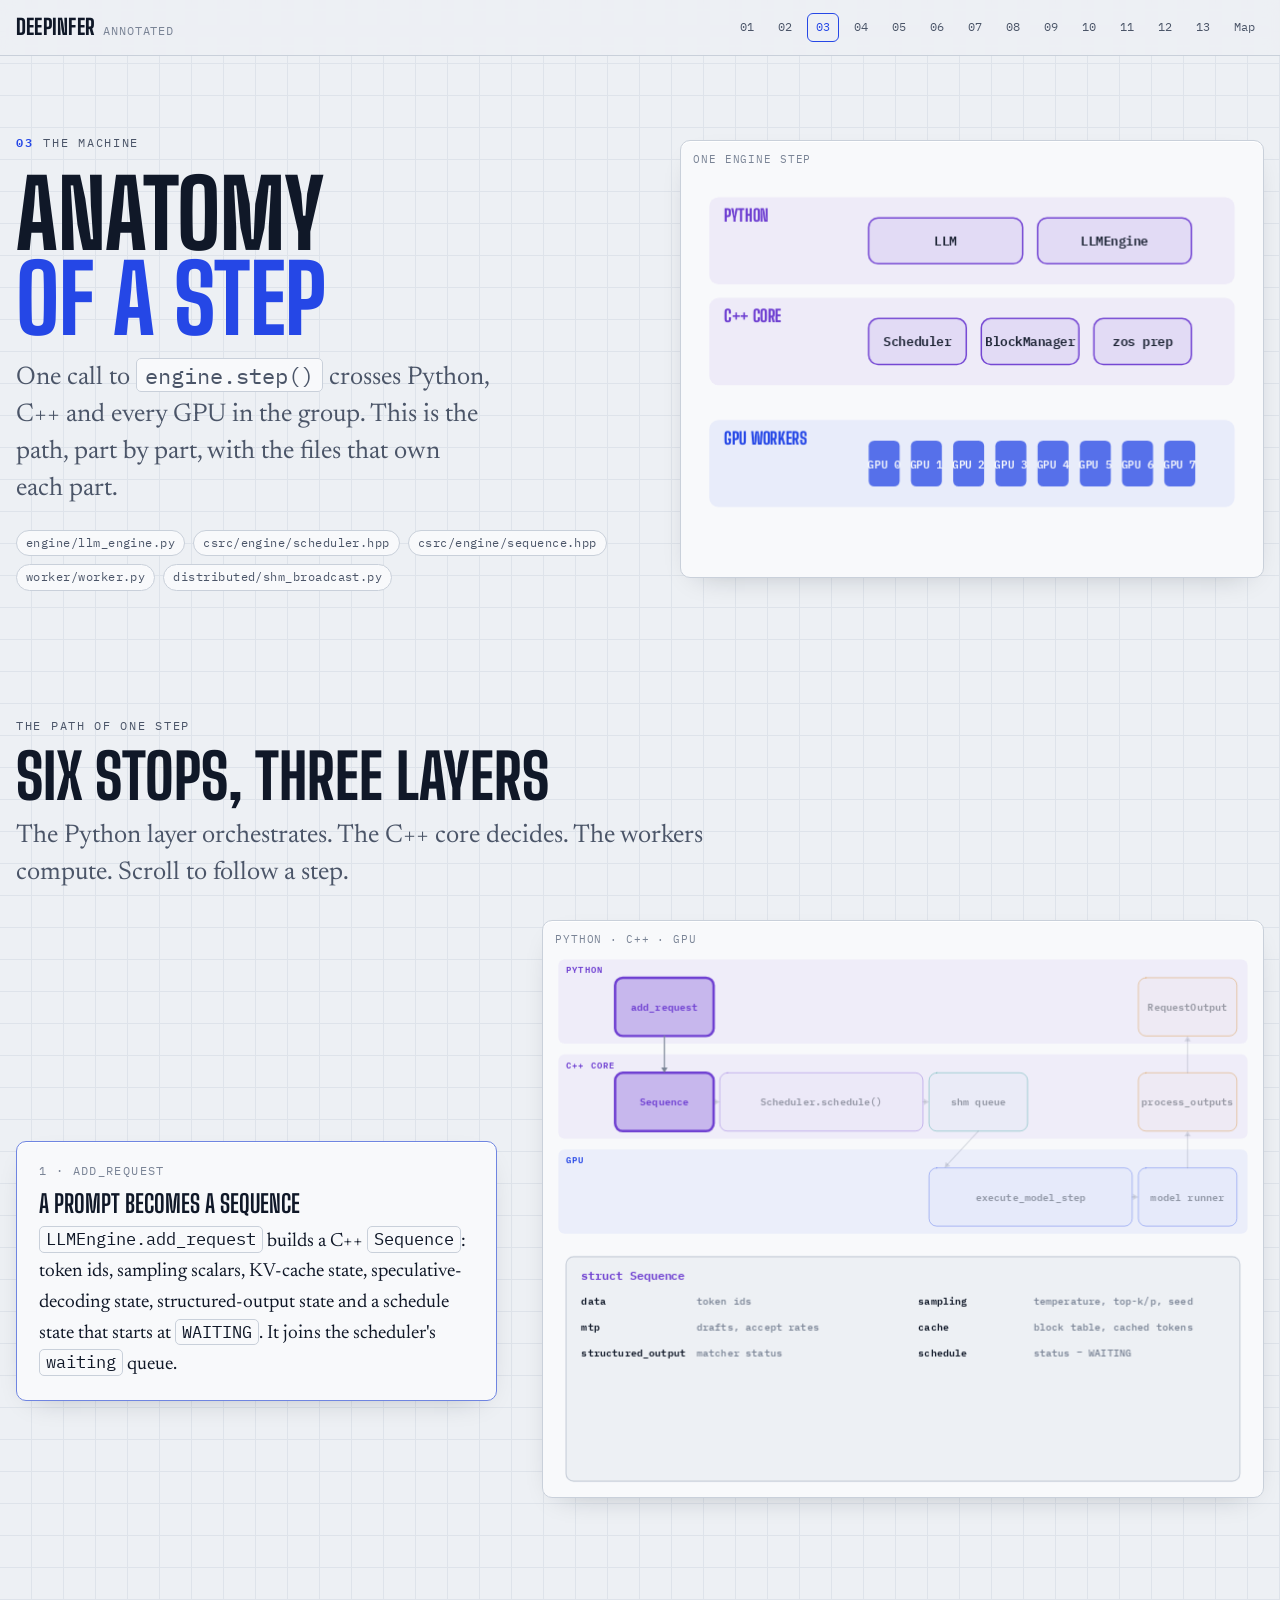
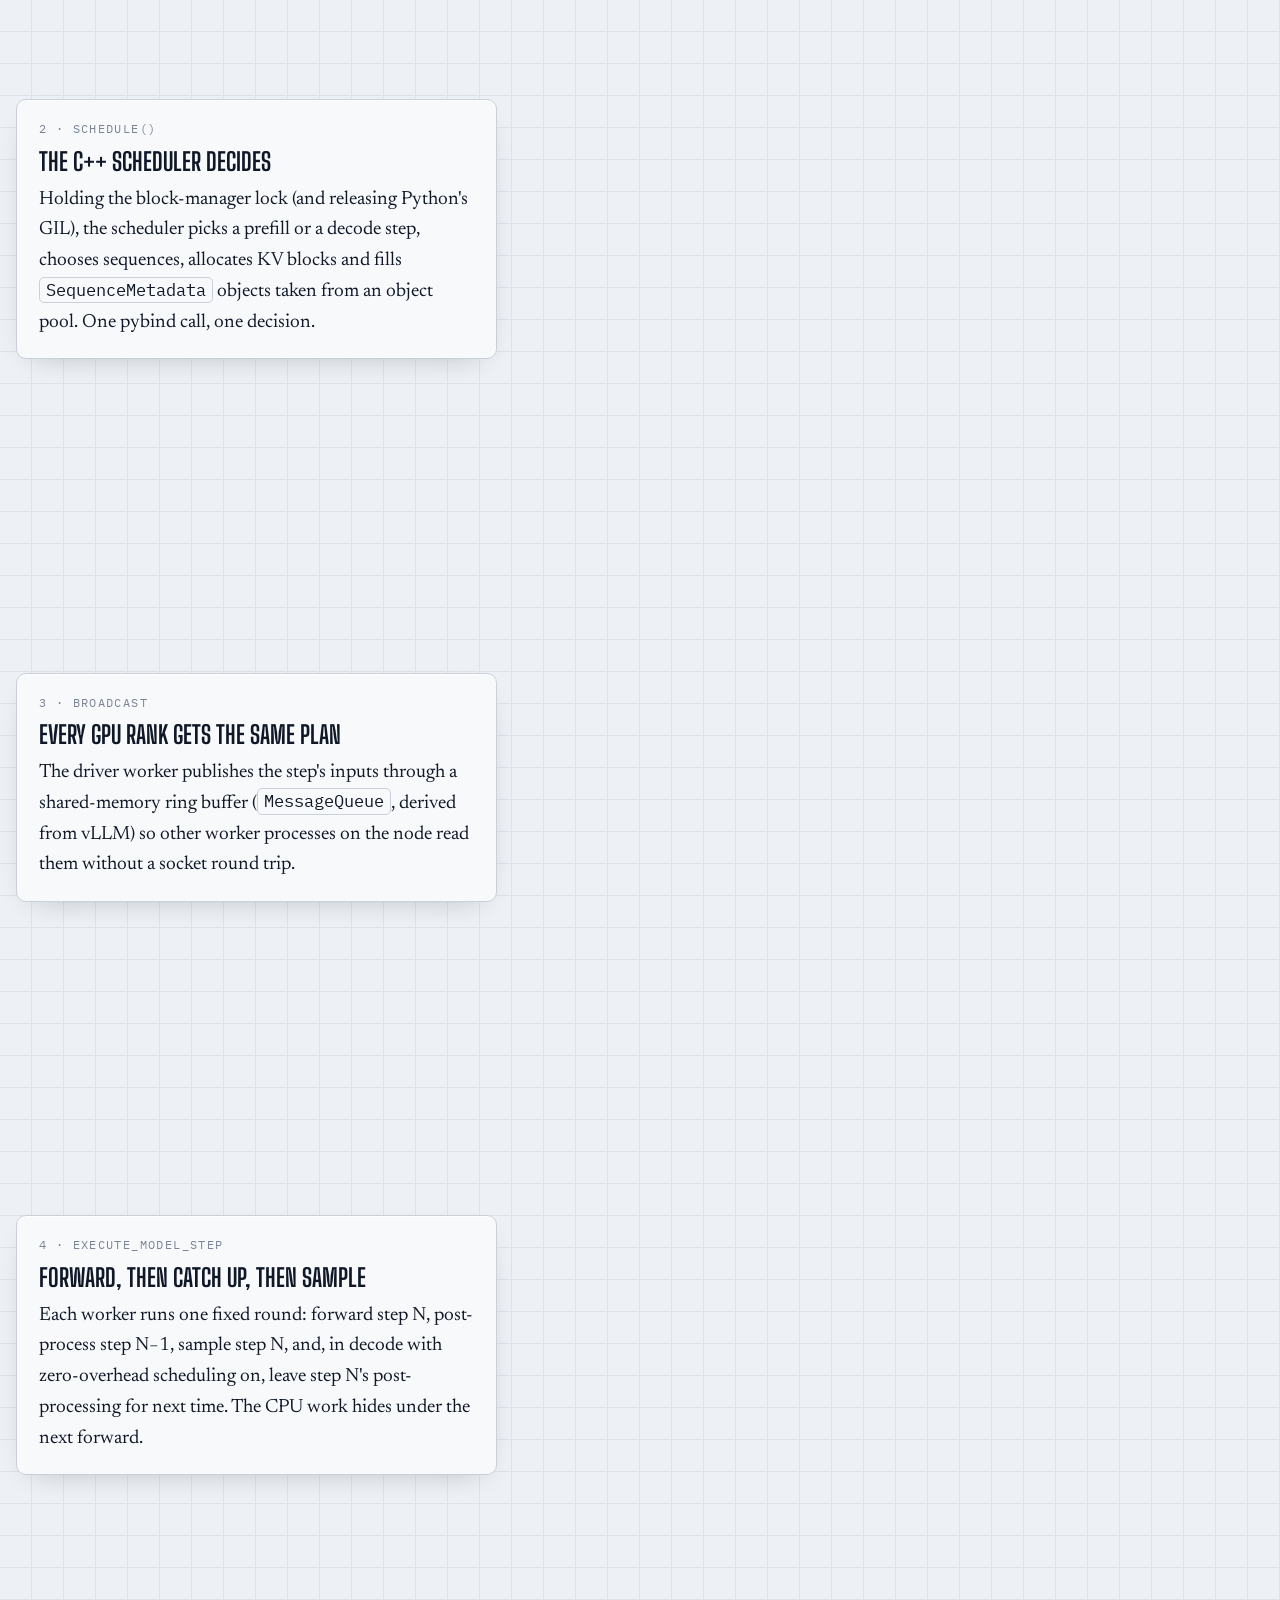
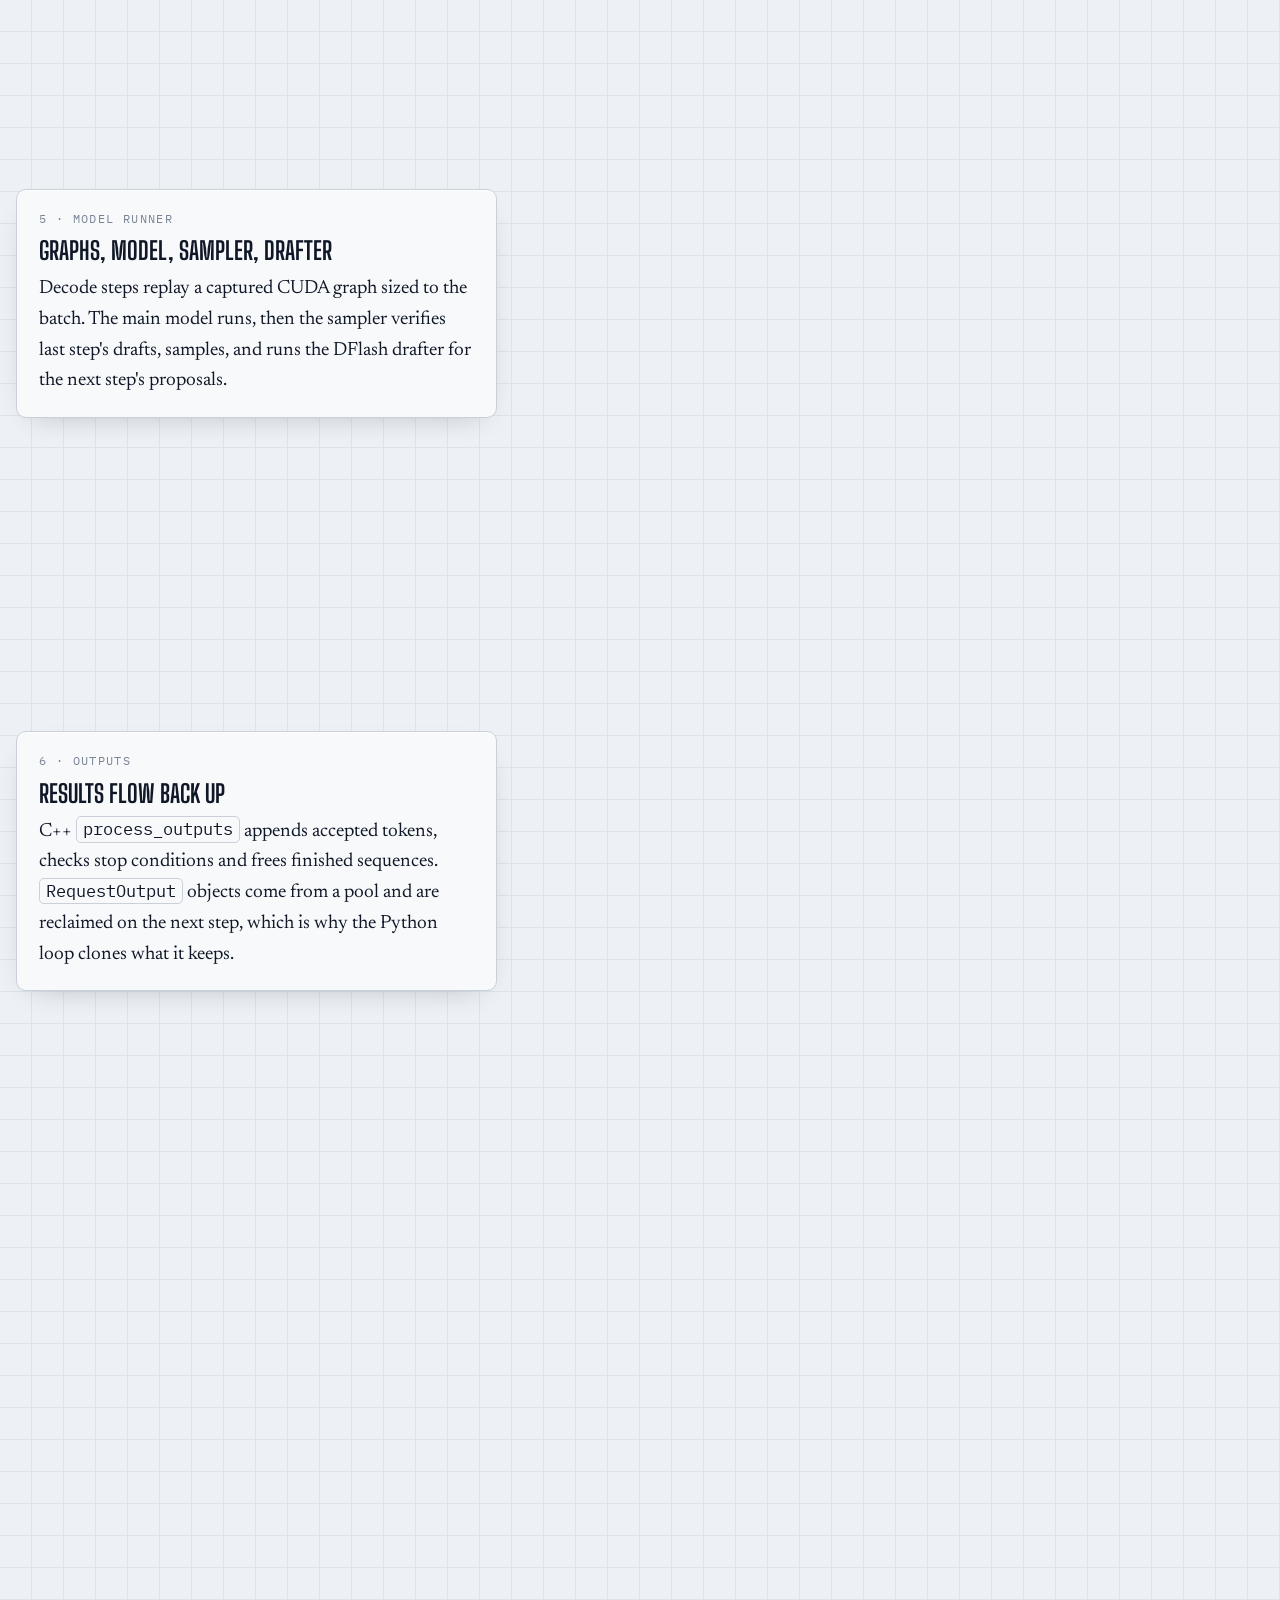
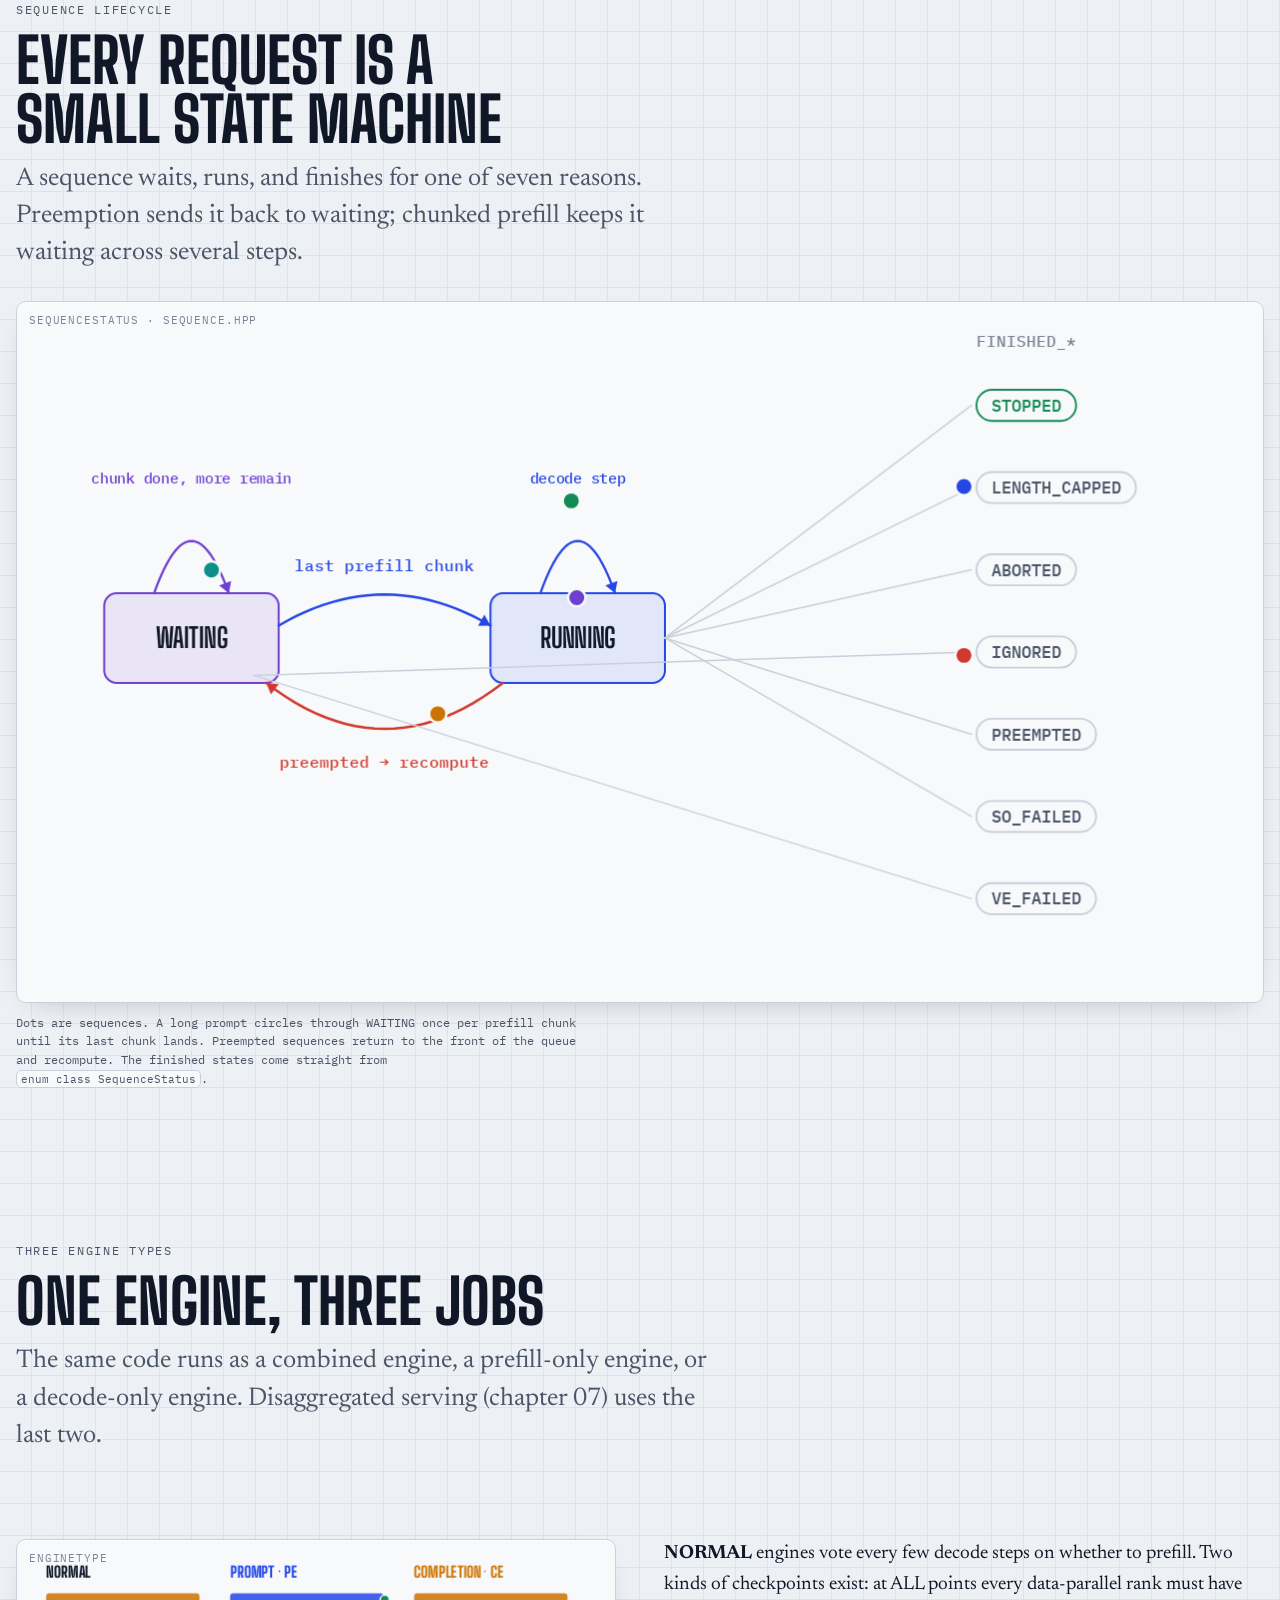
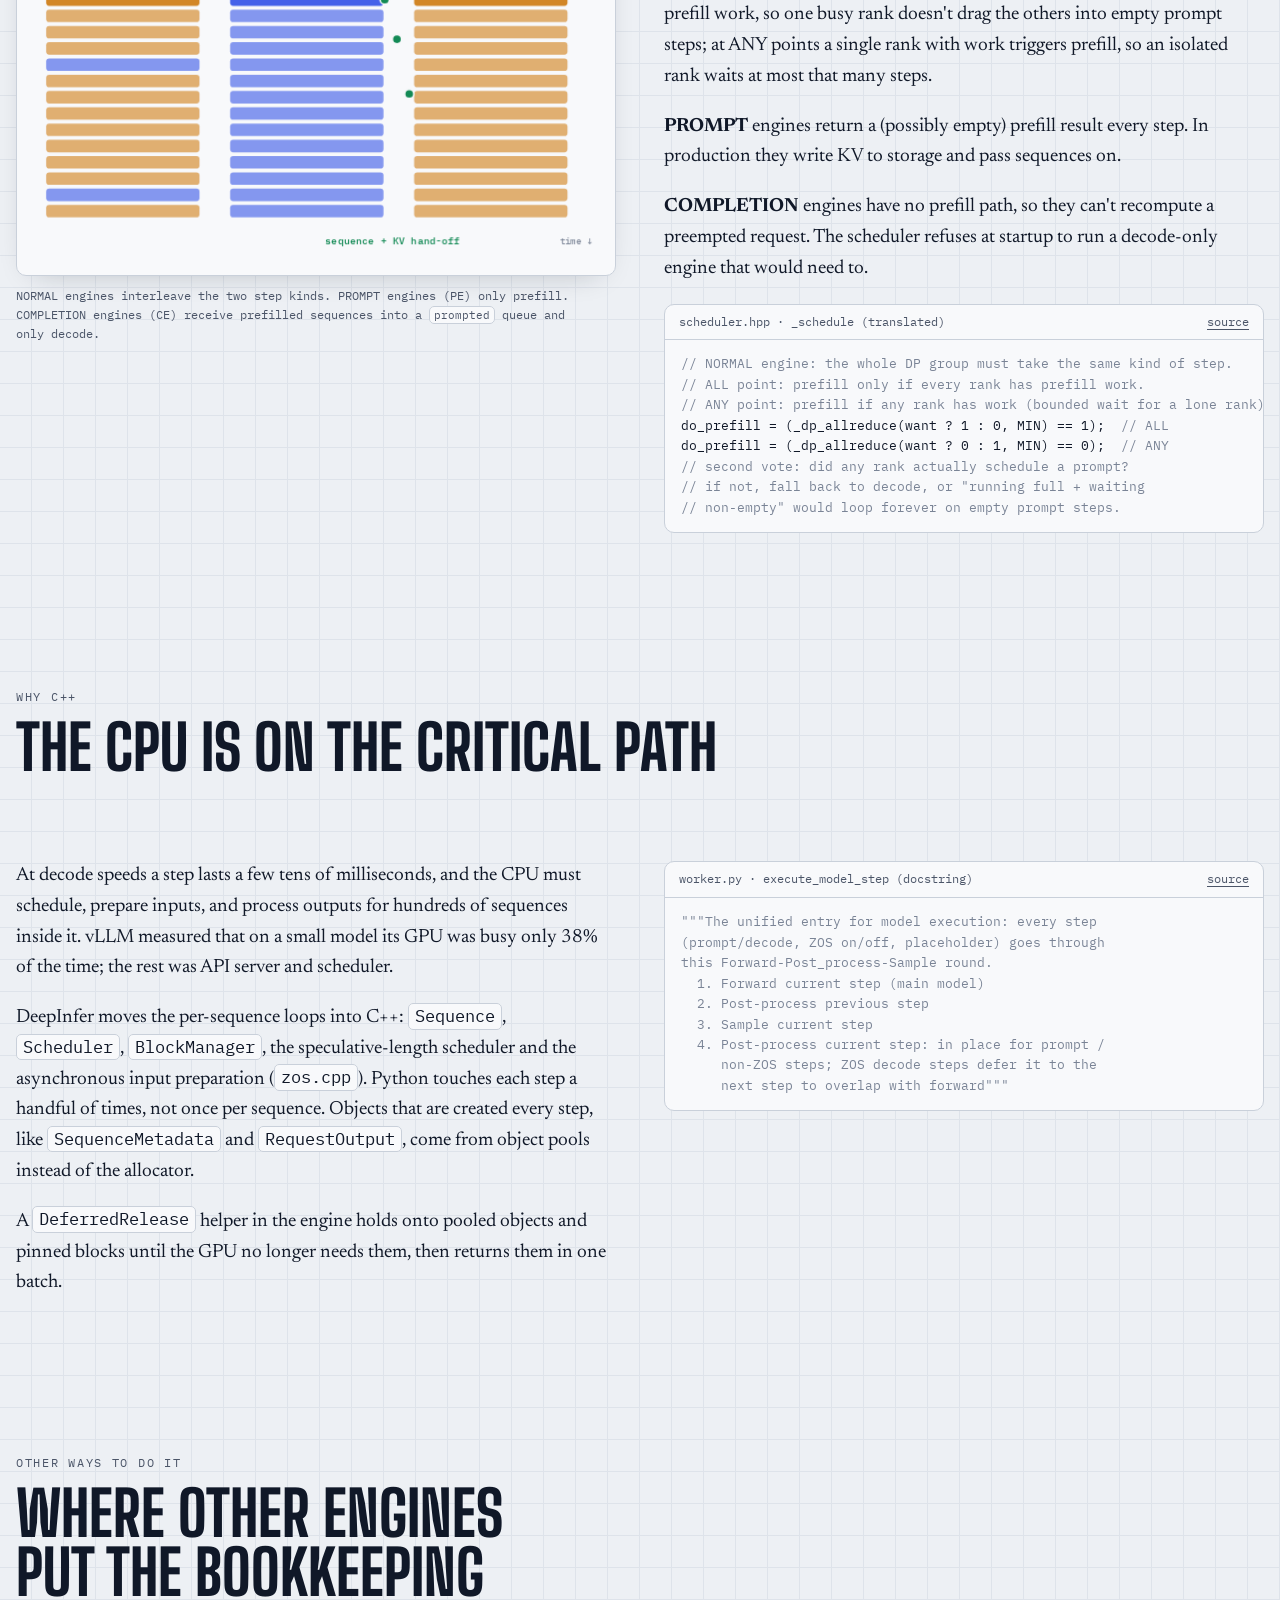
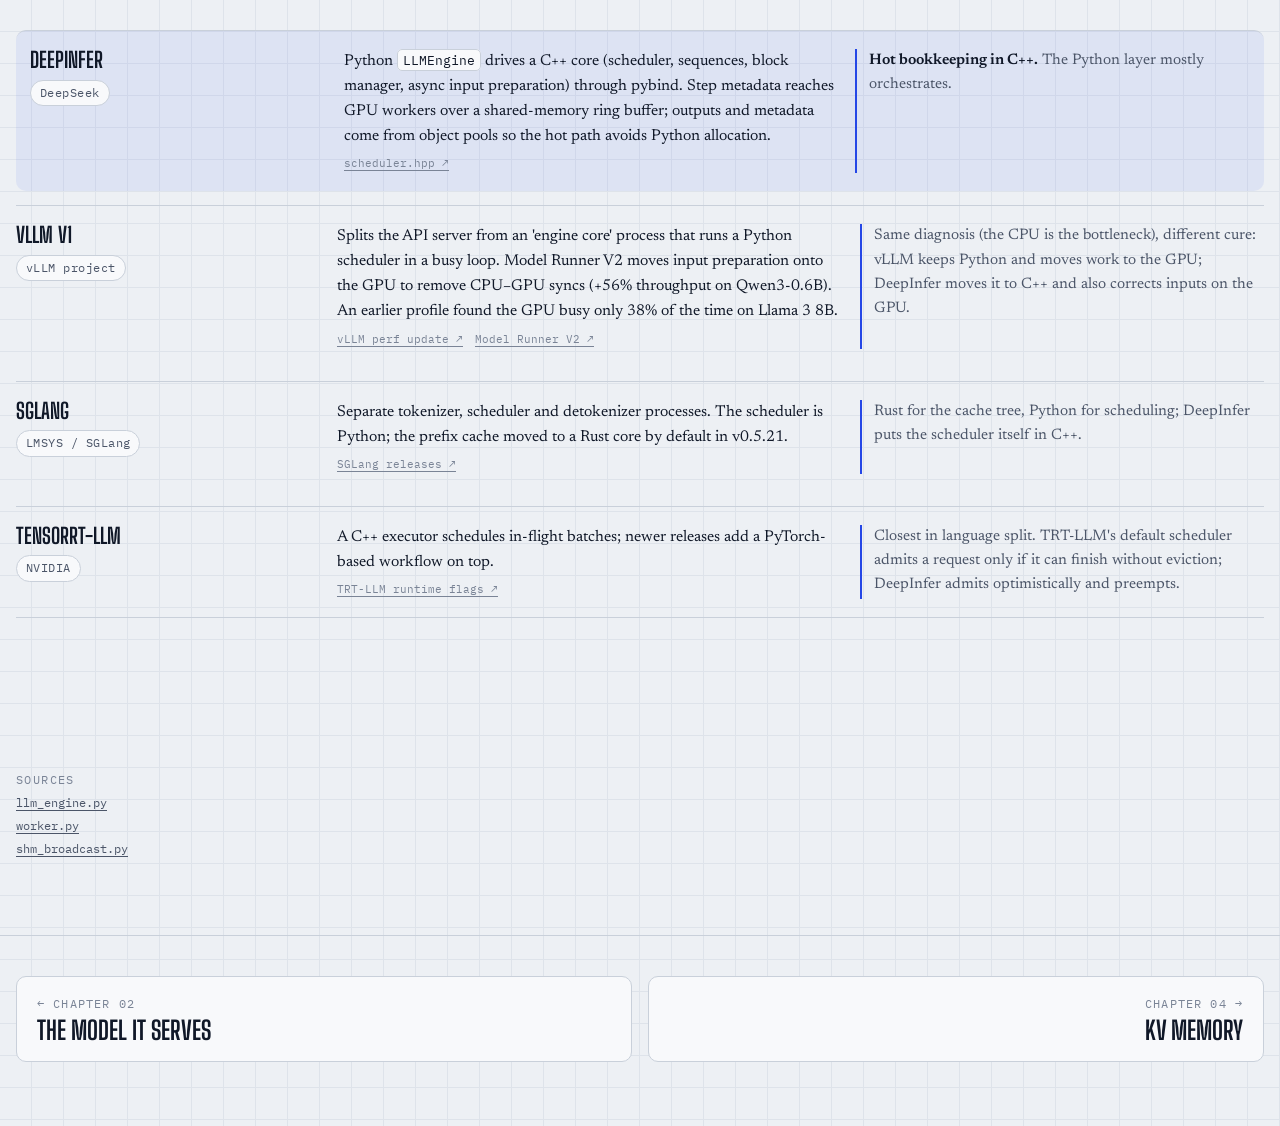
<file: engine.html>
<!doctype html>
<html lang="en">
<head>
<meta charset="utf-8">
<meta name="viewport" content="width=device-width, initial-scale=1, viewport-fit=cover">
<title>Anatomy of the engine · DeepInfer Annotated</title>
<meta name="claude:viewport-fit-sides" content="cover">
<link rel="preconnect" href="https://fonts.googleapis.com">
<link rel="preconnect" href="https://fonts.gstatic.com" crossorigin>
<link rel="stylesheet" href="https://fonts.googleapis.com/css2?family=Big+Shoulders+Display:wght@600;700;800&family=IBM+Plex+Mono:wght@400;500;600&family=Newsreader:ital,opsz,wght@0,6..72,400;0,6..72,500;0,6..72,600;1,6..72,400&display=swap">
<link rel="stylesheet" href="atlas.css">
</head>
<body>
<header class="bar">
  <div class="wrap">
    <a class="brand" href="index.html"><b>DeepInfer</b><span>annotated</span></a>
    <nav aria-label="Chapters">
      <a class="num" href="loop.html" title="The generation loop">01</a>
      <a class="num" href="model.html" title="The model it serves">02</a>
      <a class="num" href="engine.html" aria-current="page" title="Anatomy of the engine">03</a>
      <a class="num" href="memory.html" title="KV memory">04</a>
      <a class="num" href="scheduling.html" title="Scheduling a step">05</a>
      <a class="num" href="parallelism.html" title="One model, many GPUs">06</a>
      <a class="num" href="cluster.html" title="The cluster around it">07</a>
      <a class="num" href="replay.html" title="Bounded replay">08</a>
      <a class="num" href="speculation.html" title="Speculative decoding">09</a>
      <a class="num" href="kernels.html" title="Numbers and kernels">10</a>
      <a class="num" href="sampling.html" title="Sampling, structure, determinism">11</a>
      <a class="num" href="frontdoor.html" title="The front door">12</a>
      <a class="num" href="measure.html" title="Measuring it">13</a>
      <a href="index.html">Map</a>
    </nav>
  </div>
  <div class="progress"></div>
</header>
<main>
  <section class="hero">
    <div class="wrap">
      <div>
        <span class="eyebrow"><span class="n">03</span> The machine</span>
        <h1>Anatomy <em>of a step</em></h1>
        <p class="dek">One call to <code>engine.step()</code> crosses Python, C++ and every GPU in the group. This is the path, part by part, with the files that own each part.</p>
        <div class="files">
          <span class="tag">engine/llm_engine.py</span>
          <span class="tag">csrc/engine/scheduler.hpp</span>
          <span class="tag">csrc/engine/sequence.hpp</span>
          <span class="tag">worker/worker.py</span>
          <span class="tag">distributed/shm_broadcast.py</span>
        </div>
      </div>
      <div class="board stage-card" data-stage="anat" data-label="Layered diagram: Python engine on top, C++ scheduler core in the middle, GPU workers at the bottom; a pulse travels down through scheduling and broadcast, runs on the workers, and returns as outputs.">
        <span class="ruler">one engine step</span>
      </div>
    </div>
  </section>

  <section class="section" id="path">
    <div class="wrap">
      <header>
        <span class="eyebrow">The path of one step</span>
        <h2>Six stops, three layers</h2>
        <p class="lede">The Python layer orchestrates. The C++ core decides. The workers compute. Scroll to follow a step.</p>
      </header>
      <div class="scrolly" data-scrolly>
        <div class="beats">
          <div class="beat"><div class="card"><span class="k">1 · add_request</span><h4>A prompt becomes a Sequence</h4><p><code>LLMEngine.add_request</code> builds a C++ <code>Sequence</code>: token ids, sampling scalars, KV-cache state, speculative-decoding state, structured-output state and a schedule state that starts at <code>WAITING</code>. It joins the scheduler's <code>waiting</code> queue.</p></div></div>
          <div class="beat"><div class="card"><span class="k">2 · schedule()</span><h4>The C++ scheduler decides</h4><p>Holding the block-manager lock (and releasing Python's GIL), the scheduler picks a prefill or a decode step, chooses sequences, allocates KV blocks and fills <code>SequenceMetadata</code> objects taken from an object pool. One pybind call, one decision.</p></div></div>
          <div class="beat"><div class="card"><span class="k">3 · broadcast</span><h4>Every GPU rank gets the same plan</h4><p>The driver worker publishes the step's inputs through a shared-memory ring buffer (<code>MessageQueue</code>, derived from vLLM) so other worker processes on the node read them without a socket round trip.</p></div></div>
          <div class="beat"><div class="card"><span class="k">4 · execute_model_step</span><h4>Forward, then catch up, then sample</h4><p>Each worker runs one fixed round: forward step N, post-process step N−1, sample step N, and, in decode with zero-overhead scheduling on, leave step N's post-processing for next time. The CPU work hides under the next forward.</p></div></div>
          <div class="beat"><div class="card"><span class="k">5 · model runner</span><h4>Graphs, model, sampler, drafter</h4><p>Decode steps replay a captured CUDA graph sized to the batch. The main model runs, then the sampler verifies last step's drafts, samples, and runs the DFlash drafter for the next step's proposals.</p></div></div>
          <div class="beat"><div class="card"><span class="k">6 · outputs</span><h4>Results flow back up</h4><p>C++ <code>process_outputs</code> appends accepted tokens, checks stop conditions and frees finished sequences. <code>RequestOutput</code> objects come from a pool and are reclaimed on the next step, which is why the Python loop clones what it keeps.</p></div></div>
        </div>
        <div class="stick"><div class="board" data-stage="path" data-label="Three swimlanes labelled Python, C++ core and GPU workers. Boxes for each stage light up in order as the step travels from add_request through scheduling, broadcast, execution and output processing."><span class="ruler">python · c++ · gpu</span></div></div>
      </div>
    </div>
  </section>

  <section class="section" id="life">
    <div class="wrap">
      <header>
        <span class="eyebrow">Sequence lifecycle</span>
        <h2>Every request is a small state machine</h2>
        <p class="lede">A sequence waits, runs, and finishes for one of seven reasons. Preemption sends it back to waiting; chunked prefill keeps it waiting across several steps.</p>
      </header>
      <figure>
        <div class="board fig-board" data-stage="life" data-label="State diagram: WAITING to RUNNING through one or more prefill chunks, RUNNING back to WAITING on preemption, and RUNNING to seven finished states: stopped, length capped, aborted, ignored, preempted, structured-output failed, vision-encoder failed."><span class="ruler">SequenceStatus · sequence.hpp</span></div>
        <figcaption>Dots are sequences. A long prompt circles through WAITING once per prefill chunk until its last chunk lands. Preempted sequences return to the front of the queue and recompute. The finished states come straight from <code>enum class SequenceStatus</code>.</figcaption>
      </figure>
    </div>
  </section>

  <section class="section" id="types">
    <div class="wrap stack">
      <header>
        <span class="eyebrow">Three engine types</span>
        <h2>One engine, three jobs</h2>
        <p class="lede">The same code runs as a combined engine, a prefill-only engine, or a decode-only engine. Disaggregated serving (chapter 07) uses the last two.</p>
      </header>
      <div class="split">
        <figure>
          <div class="board fig-board" data-stage="types" data-label="Three engine columns: NORMAL alternates prefill and decode steps; PROMPT runs only prefill and hands sequences off; COMPLETION receives them into a prompted queue and runs only decode."><span class="ruler">EngineType</span></div>
          <figcaption>NORMAL engines interleave the two step kinds. PROMPT engines (PE) only prefill. COMPLETION engines (CE) receive prefilled sequences into a <code>prompted</code> queue and only decode.</figcaption>
        </figure>
        <div class="prose">
          <p><b>NORMAL</b> engines vote every few decode steps on whether to prefill. Two kinds of checkpoints exist: at ALL points every data-parallel rank must have prefill work, so one busy rank doesn't drag the others into empty prompt steps; at ANY points a single rank with work triggers prefill, so an isolated rank waits at most that many steps.</p>
          <p><b>PROMPT</b> engines return a (possibly empty) prefill result every step. In production they write KV to storage and pass sequences on.</p>
          <p><b>COMPLETION</b> engines have no prefill path, so they can't recompute a preempted request. The scheduler refuses at startup to run a decode-only engine that would need to.</p>
          <div class="code">
            <div class="hd"><span>scheduler.hpp · _schedule (translated)</span><a href="https://github.com/deepseek-ai/DeepInfer/blob/main/csrc/engine/scheduler.hpp" target="_blank" rel="noopener">source</a></div>
<pre><span class="c">// NORMAL engine: the whole DP group must take the same kind of step.</span>
<span class="c">// ALL point: prefill only if every rank has prefill work.</span>
<span class="c">// ANY point: prefill if any rank has work (bounded wait for a lone rank).</span>
do_prefill = (_dp_allreduce(want ? 1 : 0, MIN) == 1);  <span class="c">// ALL</span>
do_prefill = (_dp_allreduce(want ? 0 : 1, MIN) == 0);  <span class="c">// ANY</span>
<span class="c">// second vote: did any rank actually schedule a prompt?</span>
<span class="c">// if not, fall back to decode, or "running full + waiting</span>
<span class="c">// non-empty" would loop forever on empty prompt steps.</span></pre>
          </div>
        </div>
      </div>
    </div>
  </section>

  <section class="section" id="cpp">
    <div class="wrap stack">
      <header>
        <span class="eyebrow">Why C++</span>
        <h2>The CPU is on the critical path</h2>
      </header>
      <div class="split">
        <div class="prose">
          <p>At decode speeds a step lasts a few tens of milliseconds, and the CPU must schedule, prepare inputs, and process outputs for hundreds of sequences inside it. vLLM measured that on a small model its GPU was busy only 38% of the time; the rest was API server and scheduler.</p>
          <p>DeepInfer moves the per-sequence loops into C++: <code>Sequence</code>, <code>Scheduler</code>, <code>BlockManager</code>, the speculative-length scheduler and the asynchronous input preparation (<code>zos.cpp</code>). Python touches each step a handful of times, not once per sequence. Objects that are created every step, like <code>SequenceMetadata</code> and <code>RequestOutput</code>, come from object pools instead of the allocator.</p>
          <p>A <code>DeferredRelease</code> helper in the engine holds onto pooled objects and pinned blocks until the GPU no longer needs them, then returns them in one batch.</p>
        </div>
        <div class="code">
          <div class="hd"><span>worker.py · execute_model_step (docstring)</span><a href="https://github.com/deepseek-ai/DeepInfer/blob/main/deepinfer/worker/worker.py" target="_blank" rel="noopener">source</a></div>
<pre><span class="c">"""The unified entry for model execution: every step</span>
<span class="c">(prompt/decode, ZOS on/off, placeholder) goes through</span>
<span class="c">this Forward-Post_process-Sample round.</span>
<span class="c">  1. Forward current step (main model)</span>
<span class="c">  2. Post-process previous step</span>
<span class="c">  3. Sample current step</span>
<span class="c">  4. Post-process current step: in place for prompt /</span>
<span class="c">     non-ZOS steps; ZOS decode steps defer it to the</span>
<span class="c">     next step to overlap with forward"""</span></pre>
        </div>
      </div>
    </div>
  </section>

  <section class="section" id="others">
    <div class="wrap">
      <header>
        <span class="eyebrow">Other ways to do it</span>
        <h2>Where other engines put the bookkeeping</h2>
      </header>
      <div class="compare" id="alts-engine"></div>
    </div>
  </section>

  <section class="section">
    <div class="wrap"><div class="sources" id="sources-engine"></div></div>
  </section>

</main>
<nav class="next" aria-label="Chapter navigation">
  <div class="wrap">
    <a href="model.html"><span>← Chapter 02</span><b>The model it serves</b></a>
    <a class="fwd" href="memory.html"><span>Chapter 04 →</span><b>KV memory</b></a>
  </div>
</nav>
<script src="atlas.js"></script>
<script src="alts.js"></script>
<script>
(function () {
  const { ramp, ease, clamp, lerp } = Atlas;

  /* ---------------- hero: layered machine ---------------- */
  Atlas.scene("anat", (g, s) => {
    const { W, H } = g;
    const lanes = [["PYTHON", "cpu", ["LLM", "LLMEngine"]], ["C++ CORE", "cpu", ["Scheduler", "BlockManager", "zos prep"]], ["GPU WORKERS", "compute", []]];
    const ly = [60, H * 0.36, H * 0.64], lh = Math.min(110, H * 0.2);
    const cyc = 4.2, tt = (s.t % cyc) / cyc;
    lanes.forEach(([name, c, items], i) => {
      g.rect(30, ly[i], W - 60, lh, { fill: c, r: 10, a: 0.07 });
      g.text(name, 46, ly[i] + 26, { size: 18, font: "display", weight: 800, color: c });
      items.forEach((it, k) => g.box(200 + k * ((W - 260) / items.length), ly[i] + 22, (W - 260) / items.length - 16, lh - 44, { color: c, title: it, tsize: 14, tfont: "mono", tweight: 600, a: 0.95 }));
    });
    const nW = 8, ww = (W - 260) / nW;
    for (let k = 0; k < nW; k++) {
      const x = 200 + k * ww, y = ly[2] + 22, busy = tt > 0.42 && tt < 0.78;
      g.rect(x, y, ww - 12, lh - 44, { fill: "compute", r: 6, a: busy ? 0.75 : 0.2 });
      g.text("GPU " + k, x + (ww - 12) / 2, y + (lh - 44) / 2 + 5, { size: 12, color: busy ? "sheet" : "compute", align: "center", weight: 600 });
    }
    // pulse path
    const P = (u) => {
      const pts = [[200 + (W - 260) / 4, ly[0] + lh / 2], [200 + (W - 260) / 6, ly[1] + lh / 2], [W / 2, ly[1] + lh / 2]];
      if (u < 0.15) return [lerp(pts[0][0], pts[1][0], u / 0.15), lerp(pts[0][1], pts[1][1], u / 0.15)];
      if (u < 0.3) return [lerp(pts[1][0], pts[2][0], (u - 0.15) / 0.15), pts[1][1]];
      return null;
    };
    const p = P(tt);
    if (p) g.circle(p[0], p[1], 8, { fill: "ok", stroke: "sheet", lw: 2 });
    if (tt >= 0.3 && tt < 0.42) {
      const u = (tt - 0.3) / 0.12;
      for (let k = 0; k < nW; k++) { const x = 200 + k * ww + (ww - 12) / 2; g.circle(lerp(W / 2, x, u), lerp(ly[1] + lh / 2, ly[2] + 22, u), 5, { fill: "ok" }); }
      g.text("shared-memory broadcast", W / 2 + 12, (ly[1] + lh + ly[2]) / 2 + 4, { size: 13, color: "ok" });
    }
    if (tt >= 0.78) {
      const u = (tt - 0.78) / 0.22;
      g.circle(lerp(200 + 4, 200 + (W - 260) / 6, 1 - u * 0) , lerp(ly[2] + 22, ly[0] + lh / 2, u), 7, { fill: "memory", stroke: "sheet", lw: 2 });
      g.text("outputs", 220, lerp(ly[2] + 22, ly[0] + lh / 2, u) + 4, { size: 13, color: "memory" });
    }
  }, { anim: true, restT: 1.5, zoom: 1.0, minW: 620 });

  /* ---------------- path of a step ---------------- */
  Atlas.scene("path", (g, s) => {
    const { W, H, narrow } = g;
    const b = s.b;
    const top = 50, laneH = Math.min(110, H * 0.15), gap = 14;
    const ly = [top, top + laneH + gap, top + 2 * (laneH + gap)];
    const names = [["PYTHON", "cpu"], ["C++ CORE", "cpu"], ["GPU", "compute"]];
    names.forEach(([n, c], i) => {
      g.rect(20, ly[i], W - 40, laneH, { fill: c, r: 8, a: 0.06 });
      g.text(n, 30, ly[i] + 18, { size: 12, color: c, weight: 600, ls: 1 });
    });
    const cols = 6, cx0 = narrow ? 30 : 90, cw = (W - cx0 - 30) / cols;
    const box = (col, lane, span, title, beat, color) => {
      const x = cx0 + col * cw + 4, y = ly[lane] + 24, w = cw * span - 8, h = laneH - 34;
      const act = s.between(beat, beat + 1) + (beat === 5 ? s.at(5) : 0);
      const done = b > beat + 0.5 ? 1 : 0;
      g.box(x, y, w, h, { color, wash: 0.06 + 0.25 * act, lw: 1.2 + 2 * act, a: b >= beat - 0.6 || done ? 1 : 0.35 });
      g.text(title, x + w / 2, y + h / 2 + 5, { size: narrow ? 11 : 13, color: act > 0.5 ? color : "ink", align: "center", weight: 600, a: b >= beat - 0.6 ? 1 : 0.4 });
      return [x, y, w, h];
    };
    const A = box(0, 0, 1, "add_request", 0, "cpu");
    const B = box(0, 1, 1, "Sequence", 0, "cpu");
    const C = box(1, 1, 2, "Scheduler.schedule()", 1, "cpu");
    const D = box(3, 1, 1, "shm queue", 2, "net");
    const E = box(3, 2, 2, "execute_model_step", 3, "compute");
    const F = box(5, 2, 1, "model runner", 4, "compute");
    const G1 = box(5, 1, 1, "process_outputs", 5, "memory");
    const G2 = box(5, 0, 1, "RequestOutput", 5, "memory");
    const flow = (p, q, beat) => {
      const a = b >= beat - 0.5 ? 1 : 0.25;
      g.arrow(p[0], p[1], q[0], q[1], { color: "ink-3", lw: 1.5, head: 8, a });
    };
    flow([A[0] + A[2] / 2, A[1] + A[3]], [B[0] + B[2] / 2, B[1]], 0);
    flow([B[0] + B[2], B[1] + B[3] / 2], [C[0], C[1] + C[3] / 2], 1);
    flow([C[0] + C[2], C[1] + C[3] / 2], [D[0], D[1] + D[3] / 2], 2);
    flow([D[0] + D[2] / 2, D[1] + D[3]], [E[0] + 20, E[1]], 3);
    flow([E[0] + E[2], E[1] + E[3] / 2], [F[0], F[1] + F[3] / 2], 4);
    flow([F[0] + F[2] / 2, F[1]], [G1[0] + G1[2] / 2, G1[1] + G1[3]], 5);
    flow([G1[0] + G1[2] / 2, G1[1]], [G2[0] + G2[2] / 2, G2[1] + G2[3]], 5);
    // detail inset
    const iy = ly[2] + laneH + 30, ih = H - iy - 20, ix = 30, iw = W - 60;
    g.rect(ix, iy, iw, ih, { fill: "paper", stroke: "hair", r: 10 });
    const d = (i) => s.solo(i);
    // 0: sequence fields
    if (d(0) > 0.01) {
      const a = d(0);
      g.text("struct Sequence", ix + 20, iy + 30, { size: 15, color: "cpu", weight: 600, a });
      const fields = [["data", "token ids"], ["sampling", "temperature, top-k/p, seed"], ["mtp", "drafts, accept rates"], ["cache", "block table, cached tokens"], ["structured_output", "matcher status"], ["schedule", "status = WAITING"]];
      fields.forEach(([k, v], i) => {
        const col = i % 2, row = Math.floor(i / 2);
        const x = ix + 20 + col * (iw / 2), y = iy + 62 + row * 34;
        g.text(k, x, y, { size: 13, color: "ink", weight: 600, a });
        g.text(v, x + 150, y, { size: 13, color: "ink-3", a });
      });
    }
    // 1: queues
    if (d(1) > 0.01) {
      const a = d(1), y = iy + 40;
      g.text("waiting", ix + 20, y, { size: 13, color: "ink-3", a });
      for (let k = 0; k < 7; k++) g.rect(ix + 20 + k * 30, y + 10, 24, 24, { fill: k < 2 ? "compute" : "grid", r: 4, a });
      g.arrow(ix + 240, y + 22, ix + 300, y + 22, { color: "ink-3", head: 8, a });
      g.text("running", ix + 310, y, { size: 13, color: "ink-3", a });
      for (let k = 0; k < 9; k++) g.rect(ix + 310 + k * 30, y + 10, 24, 24, { fill: k < 7 ? "memory" : "grid", r: 4, a });
      g.chip(ix + 20, y + 72, "DP vote: prefill or decode?", "cpu", { a, size: 13 });
      g.chip(ix + 280, y + 72, "allocate KV blocks + state slot", "memory", { a, size: 13 });
      g.text("SequenceMetadata objects come from a pool", ix + 20, y + 110, { size: 13, color: "ink-3", a });
    }
    // 2: ring buffer
    if (d(2) > 0.01) {
      const a = d(2), cx = ix + 110, cy = iy + ih / 2, R = Math.min(60, ih / 2 - 16);
      for (let k = 0; k < 10; k++) {
        const ang = (k / 10) * Math.PI * 2 - Math.PI / 2;
        g.circle(cx + R * Math.cos(ang), cy + R * Math.sin(ang), 10, { fill: k <= (Math.floor(s.t * 3) % 10) ? "net" : "grid", a });
      }
      g.text("ShmRingBuffer", cx, cy + 5, { size: 12, color: "net", align: "center", weight: 600, a });
      for (let r = 0; r < 4; r++) { const x = ix + 260 + r * Math.min(130, (iw - 280) / 4); g.box(x, cy - 24, Math.min(110, (iw - 300) / 4), 48, { color: "compute", title: "worker " + (r + 1), tsize: 13, tfont: "mono", tweight: 600, a }); g.arrow(cx + R + 14, cy, x - 4, cy, { color: "net", lw: 1, head: 7, a: a * 0.5 }); }
      g.text("readers on the node map the same memory; remote readers use ZMQ", ix + 20, iy + ih - 16, { size: 12, color: "ink-3", a });
    }
    // 3: worker round
    if (d(3) > 0.01) {
      const a = d(3), y = iy + 50, x0 = ix + 20, sc = (iw - 40) / 10;
      const segs = [[0, 3.2, "forward N", "compute"], [3.2, 1.4, "post N−1", "cpu"], [4.6, 1.6, "sample N", "ok"], [6.2, 3.2, "forward N+1", "compute"], [9.4, 0.6, "…", "ink-3"]];
      segs.forEach(([st, ln, lab, c]) => { g.rect(x0 + st * sc, y, ln * sc - 4, 34, { fill: c, r: 5, a: a * 0.8 }); g.text(lab, x0 + (st + ln / 2) * sc, y + 22, { size: 12, color: "sheet", align: "center", weight: 600, a }); });
      g.rect(x0 + 6.2 * sc, y + 44, 1.4 * sc - 4, 30, { stroke: "cpu", dash: [4, 4], r: 5, a });
      g.text("post N (deferred)", x0 + 6.9 * sc, y + 64, { size: 12, color: "cpu", align: "center", a });
      g.text("in decode with ZOS on, post-processing hides under the next forward", x0, iy + ih - 16, { size: 12, color: "ink-3", a });
    }
    // 4: graph ladder
    if (d(4) > 0.01) {
      const a = d(4), y = iy + 50;
      const sizes = [1, 2, 4, 8, 16, 32, 48, 64, 80, 96];
      let x = ix + 20;
      sizes.forEach((sz) => { const sel = sz === 32; x += g.pill(x, y, String(sz), { size: 13, color: sel ? "sheet" : "compute", fill: sel ? "compute" : "sheet", stroke: "compute", a }) + 6; });
      g.text("batch of 23 tokens → replay the graph captured for 32, padded", ix + 20, y + 44, { size: 13, color: "ink", a });
      g.text("main model → sampler (verify drafts, sample) → DFlash drafter (next drafts)", ix + 20, y + 72, { size: 13, color: "ink-3", a });
    }
    // 5: outputs
    if (d(5) > 0.01) {
      const a = d(5), y = iy + 40;
      g.text("append accepted tokens · check stop strings, EOS, max length · free finished", ix + 20, y, { size: 13, color: "ink", a });
      for (let k = 0; k < 10; k++) { const used = k < 6; g.rect(ix + 20 + k * 34, y + 22, 28, 28, { fill: used ? "memory" : "grid", r: 4, a }); }
      g.text("RequestOutput pool: released at the next step", ix + 380, y + 42, { size: 13, color: "memory", a });
      g.text("the Python loop clones what it keeps", ix + 20, y + 80, { size: 13, color: "ink-3", a });
    }
  }, { anim: true, restT: 1 });

  /* ---------------- lifecycle ---------------- */
  const FIN = ["STOPPED", "LENGTH_CAPPED", "ABORTED", "IGNORED", "PREEMPTED", "SO_FAILED", "VE_FAILED"];
  Atlas.scene("life", (g, s) => {
    const { W, H, narrow } = g;
    const wx = narrow ? 90 : W * 0.14, rx = narrow ? W * 0.45 : W * 0.45, fx = W - (narrow ? 150 : 230), cy = H * 0.48;
    g.box(wx - 70, cy - 36, 140, 72, { color: "cpu", title: "WAITING", tsize: 22 });
    g.box(rx - 70, cy - 36, 140, 72, { color: "compute", title: "RUNNING", tsize: 22 });
    const fy0 = 50, fh = (H - 100) / FIN.length;
    FIN.forEach((f, i) => g.pill(fx, fy0 + i * fh + fh / 2, f, { size: narrow ? 12 : 14, color: f === "STOPPED" ? "ok" : "ink-2", stroke: f === "STOPPED" ? "ok" : "hair" }));
    g.text("FINISHED_*", fx, fy0 - 14, { size: 13, color: "ink-3" });
    // edges
    g.curve([wx + 70, cy - 10], [(wx + rx) / 2, cy - 60], [rx - 70, cy - 10], { color: "compute", lw: 2 });
    g.text("last prefill chunk", (wx + rx) / 2, cy - 54, { size: 13, color: "compute", align: "center" });
    g.curve([rx - 60, cy + 36], [(wx + rx) / 2, cy + 110], [wx + 60, cy + 36], { color: "bad", lw: 2 });
    g.text("preempted → recompute", (wx + rx) / 2, cy + 104, { size: 13, color: "bad", align: "center" });
    // self loops
    g.curve([wx - 30, cy - 36], [wx, cy - 120], [wx + 30, cy - 36], { color: "cpu", lw: 1.8 });
    g.text("chunk done, more remain", wx, cy - 124, { size: 12, color: "cpu", align: "center" });
    g.curve([rx - 30, cy - 36], [rx, cy - 120], [rx + 30, cy - 36], { color: "compute", lw: 1.8 });
    g.text("decode step", rx, cy - 124, { size: 12, color: "compute", align: "center" });
    FIN.forEach((f, i) => {
      const from = (f === "IGNORED" || f === "VE_FAILED") ? [wx + 50, cy + 30] : [rx + 70, cy];
      g.line(from[0], from[1], fx - 4, fy0 + i * fh + fh / 2, { color: "hair", lw: 1.2 });
    });
    // moving dots: deterministic scripts
    const scripts = [
      ["w", "w", "r", "r", "r", "r", 0], ["w", "r", "r", "r", "p", "w", "r", "r", 0], ["w", "r", "r", "r", "r", "r", 1], ["w", "w", "w", "r", "r", 0], ["w", "x", 3], ["w", "r", "r", 2],
    ];
    const pos = (st) => st === "w" ? [wx, cy] : st === "r" ? [rx, cy] : null;
    scripts.forEach((sc, k) => {
      const end = sc[sc.length - 1];
      const steps = sc.slice(0, -1);
      const per = 0.9, cycle = (steps.length + 2) * per;
      const tt = (s.t + k * 1.7) % cycle;
      const i = Math.floor(tt / per), u = ease((tt % per) / per);
      const jitter = (k - 2.5) * 6;
      let p;
      if (i < steps.length - 1) {
        const A0 = steps[i] === "p" ? pos("r") : pos(steps[i]), B0 = steps[i + 1] === "p" ? pos("w") : steps[i + 1] === "x" ? [fx, fy0 + 3 * fh + fh / 2] : pos(steps[i + 1]);
        if (steps[i] === steps[i + 1]) { const c = pos(steps[i]); const ang = -Math.PI / 2 + Math.sin(u * Math.PI) * 0; p = [c[0] + Math.sin(u * Math.PI * 2) * 30, c[1] - 36 - Math.sin(u * Math.PI) * 70]; }
        else p = [lerp(A0[0], B0[0], u), lerp(A0[1], B0[1], u) + (steps[i + 1] === "w" && steps[i] === "p" ? Math.sin(u * Math.PI) * 70 : 0)];
      } else if (i === steps.length - 1) {
        const A0 = pos(steps[i]) || [fx, fy0 + 3 * fh + fh / 2], B0 = [fx - 10, fy0 + end * fh + fh / 2];
        p = [lerp(A0[0], B0[0], u), lerp(A0[1], B0[1], u)];
      } else { p = [fx - 10, fy0 + end * fh + fh / 2]; }
      g.circle(p[0], p[1] + jitter * 0.3, 7, { fill: ["ok", "memory", "compute", "net", "bad", "cpu"][k], stroke: "sheet", lw: 2 });
    });
  }, { anim: true, restT: 2.8 });

  /* ---------------- engine types ---------------- */
  Atlas.scene("types", (g, s) => {
    const { W, H } = g;
    const cols = [["NORMAL", "mix"], ["PROMPT · PE", "pre"], ["COMPLETION · CE", "dec"]];
    const cw = (W - 60) / 3;
    cols.forEach(([name, kind], i) => {
      const x = 30 + i * cw;
      g.text(name, x + 8, 50, { size: 20, font: "display", weight: 800, color: kind === "pre" ? "compute" : kind === "dec" ? "memory" : "ink" });
      const n = 14, bh = (H - 140) / n;
      for (let k = 0; k < n; k++) {
        const step = Math.floor(s.t * 2) + k;
        const isPre = kind === "pre" || (kind === "mix" && step % 8 === 0);
        g.rect(x + 8, 70 + k * bh, cw - 40, bh - 5, { fill: isPre ? "compute" : "memory", r: 4, a: 0.25 + 0.6 * (k === 0 ? 1 : 0.5) });
      }
    });
    const tt = (s.t % 2) / 2;
    for (let k = 0; k < 3; k++) {
      const u = (tt + k / 3) % 1;
      const x = lerp(30 + cw + cw - 40, 30 + 2 * cw + 8, u), y = 90 + k * 60 + Math.sin(u * Math.PI) * -20;
      g.circle(x, y, 6, { fill: "ok", stroke: "sheet", lw: 2 });
    }
    g.text("sequence + KV hand-off", 30 + 2 * cw - 20, H - 40, { size: 13, color: "ok", align: "center" });
    g.text("time ↓", W - 30, H - 40, { size: 12, color: "ink-3", align: "right" });
  }, { anim: true, restT: 1.2 });
})();

</script>
<script>AtlasAlts.render("alts-engine", "sources-engine", "engine");</script>
</body>
</html>
</file>
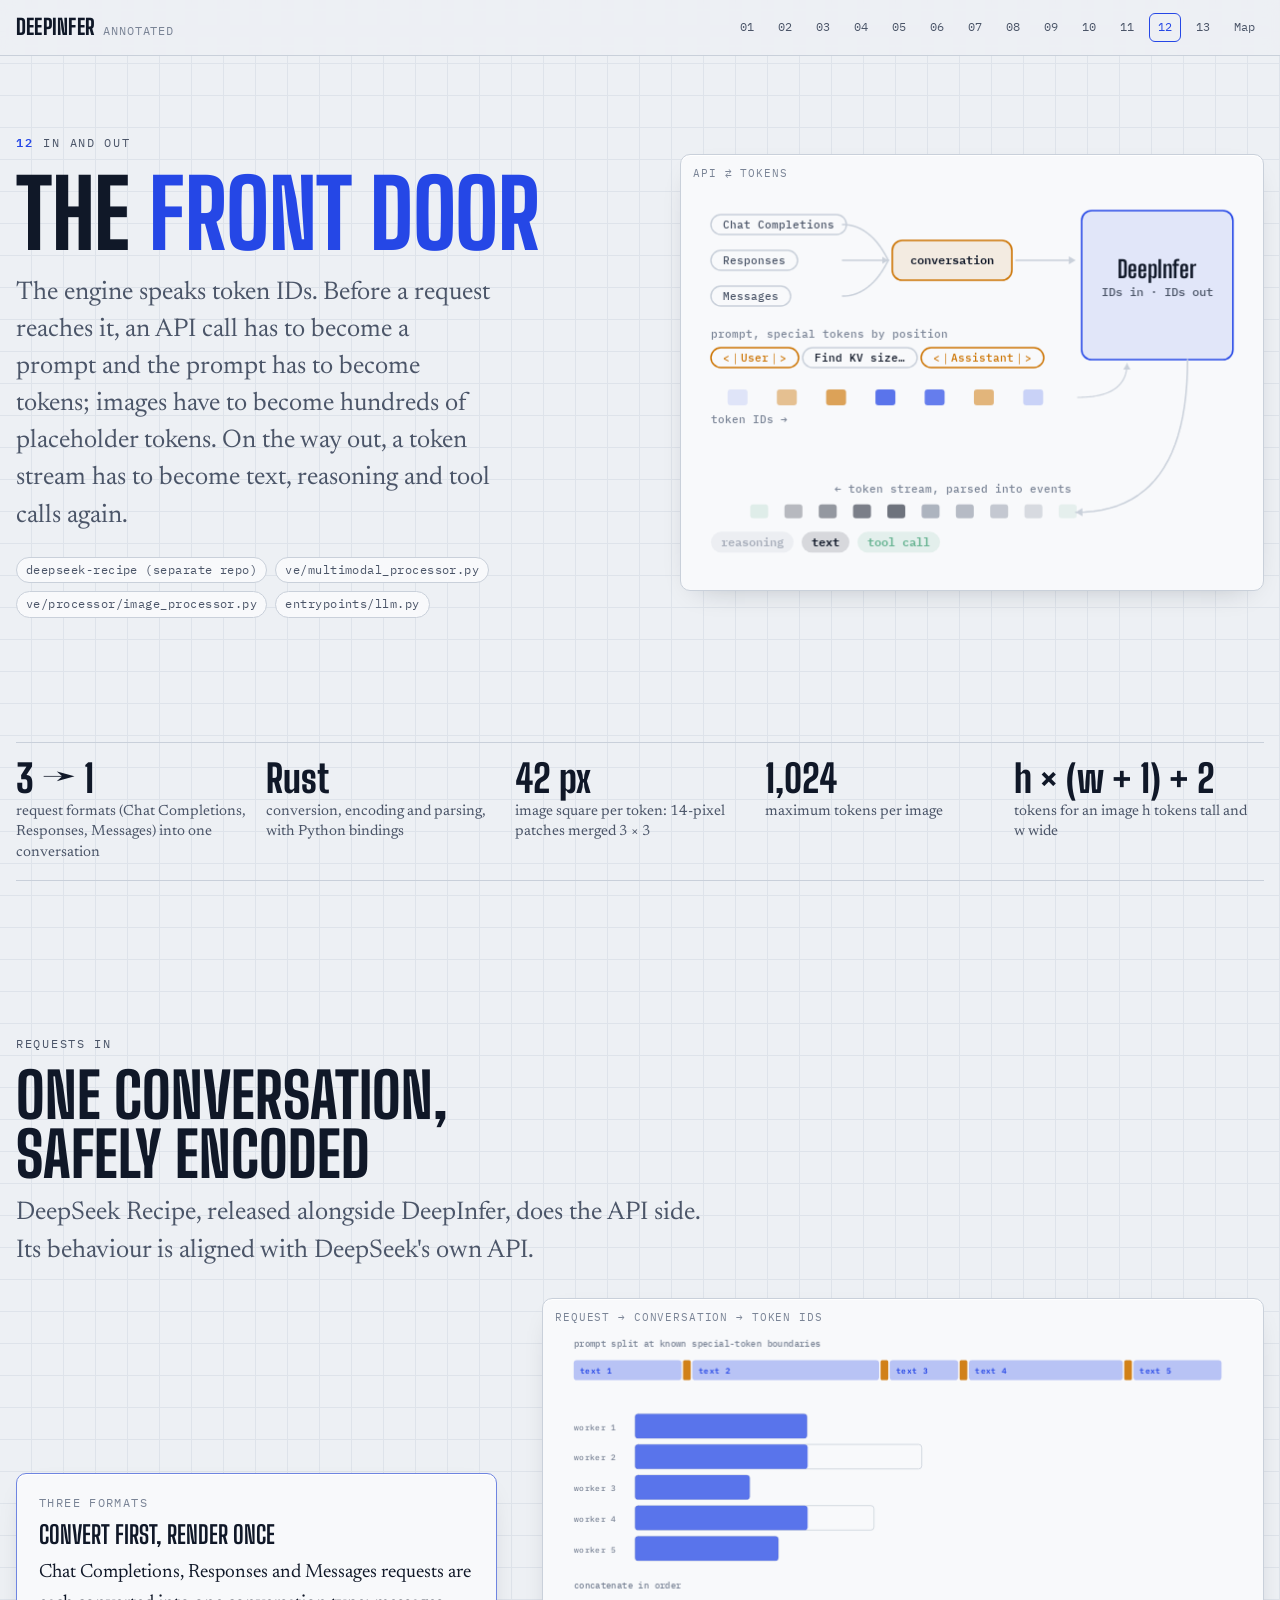
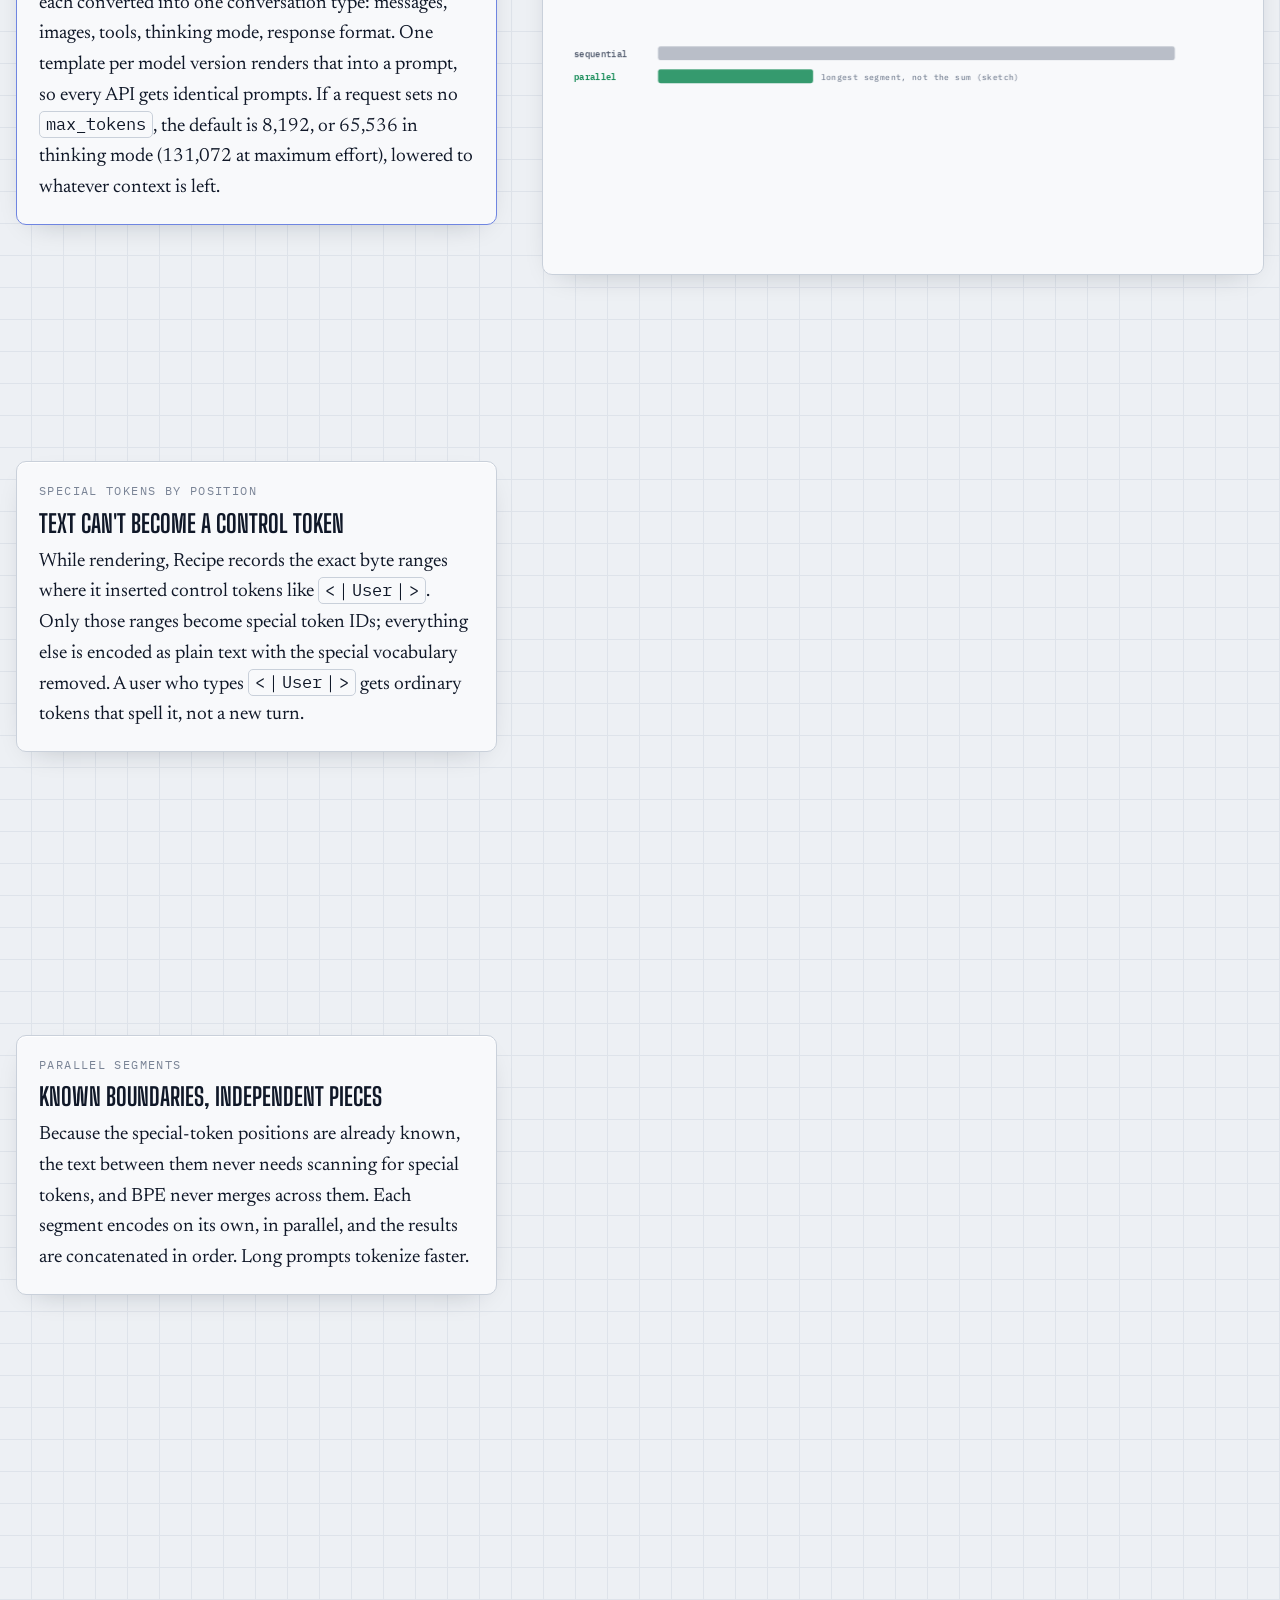
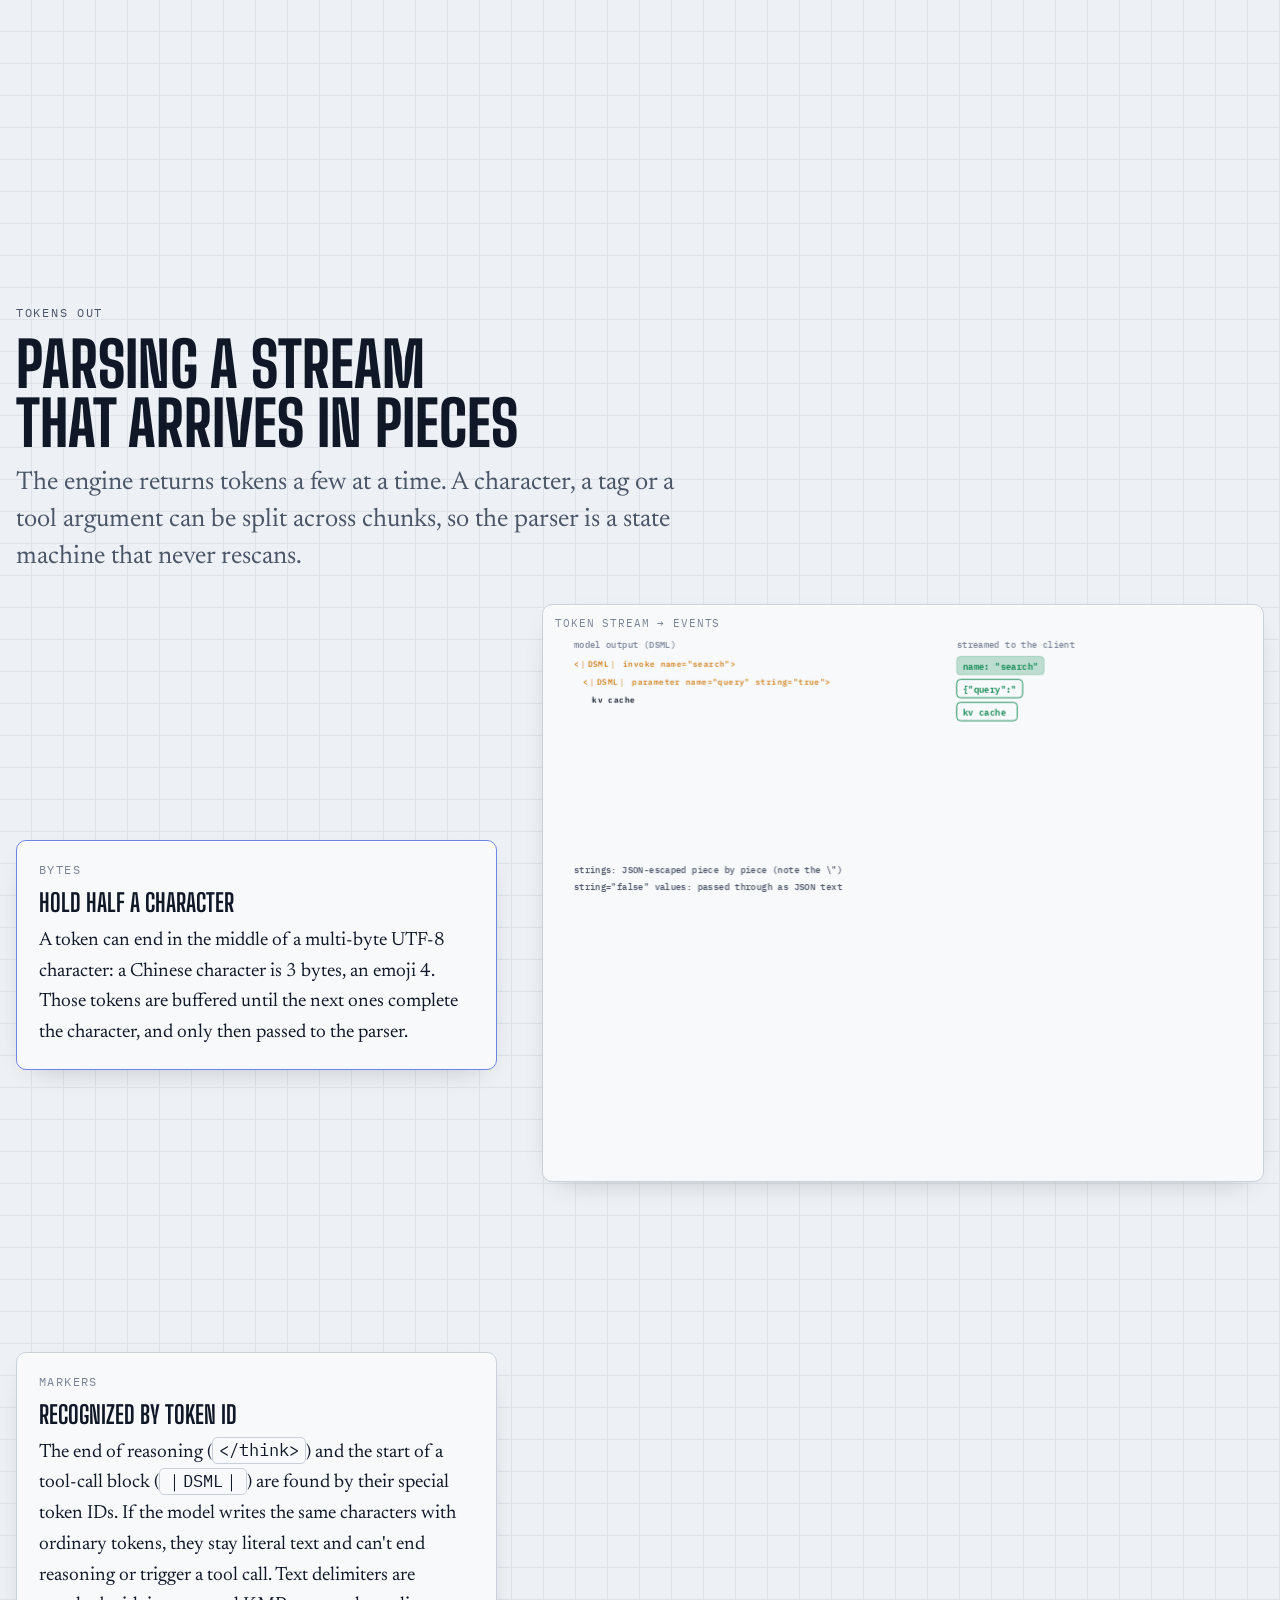
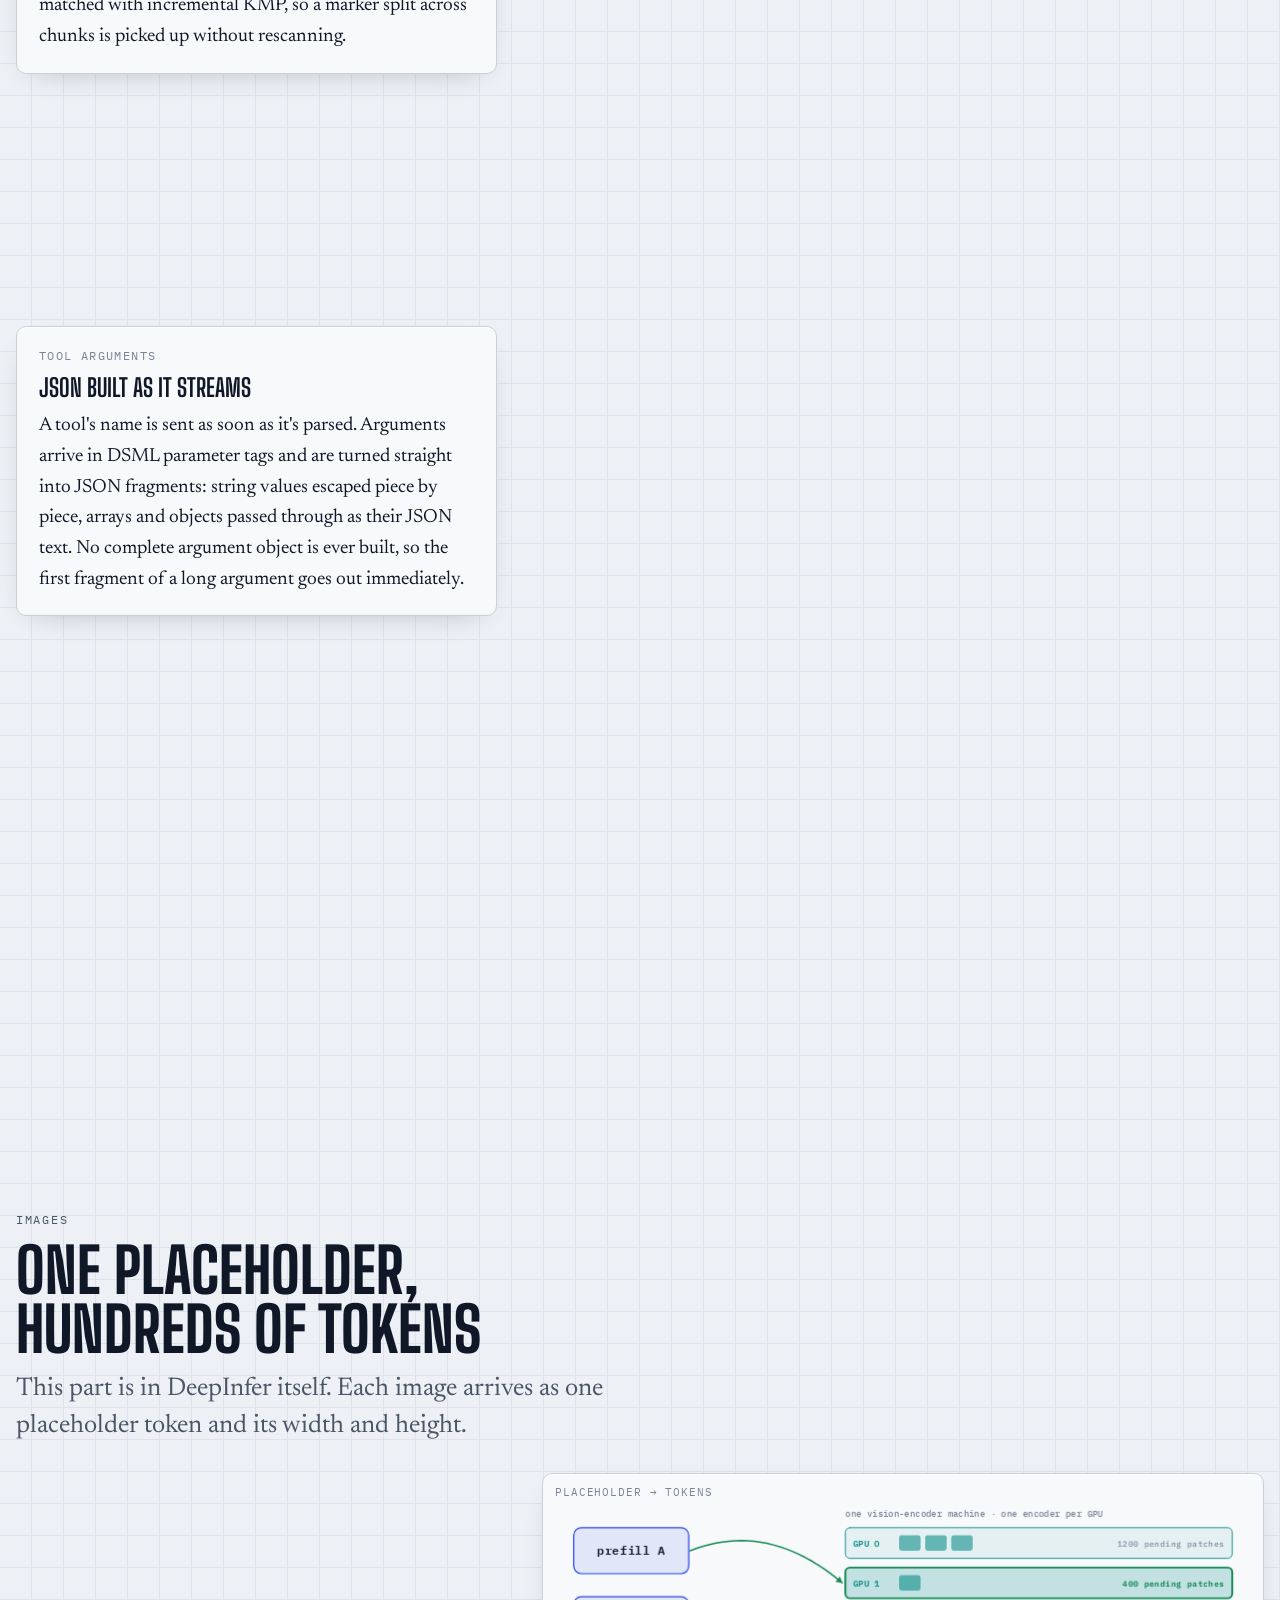
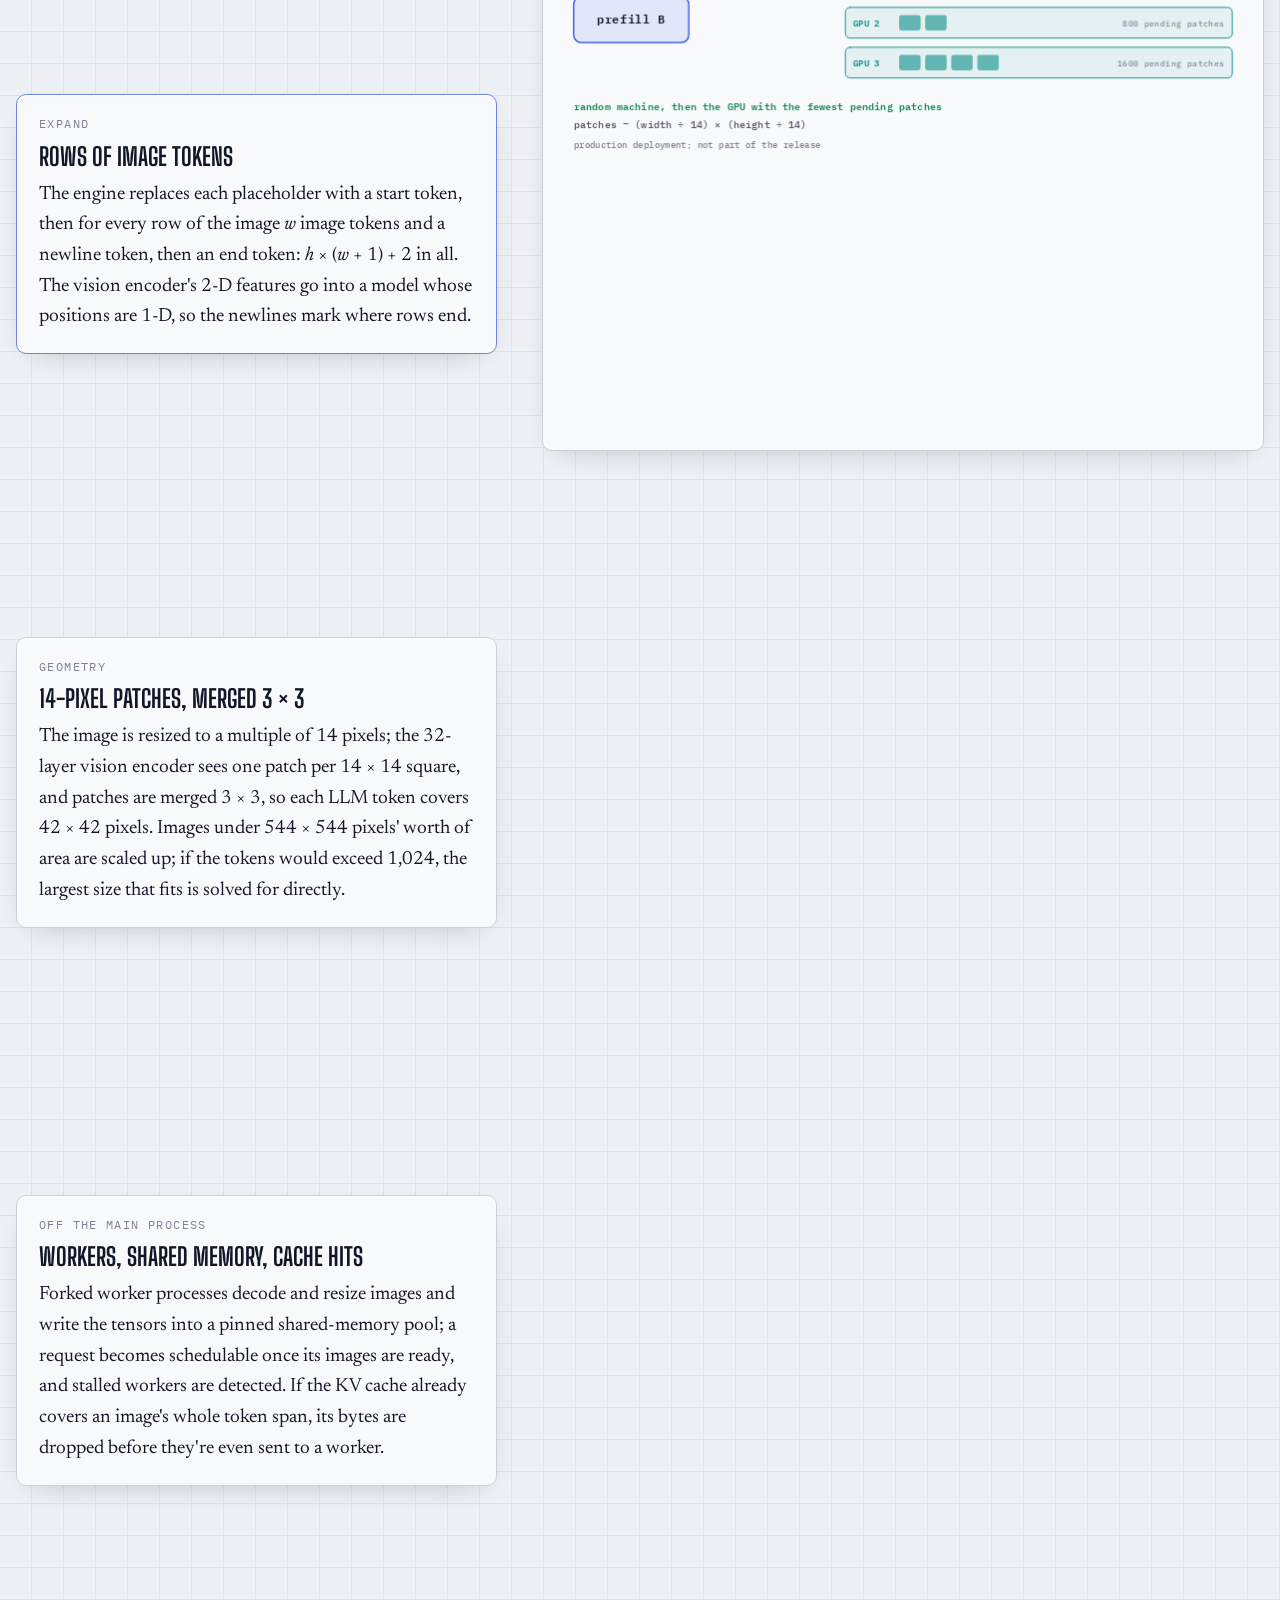
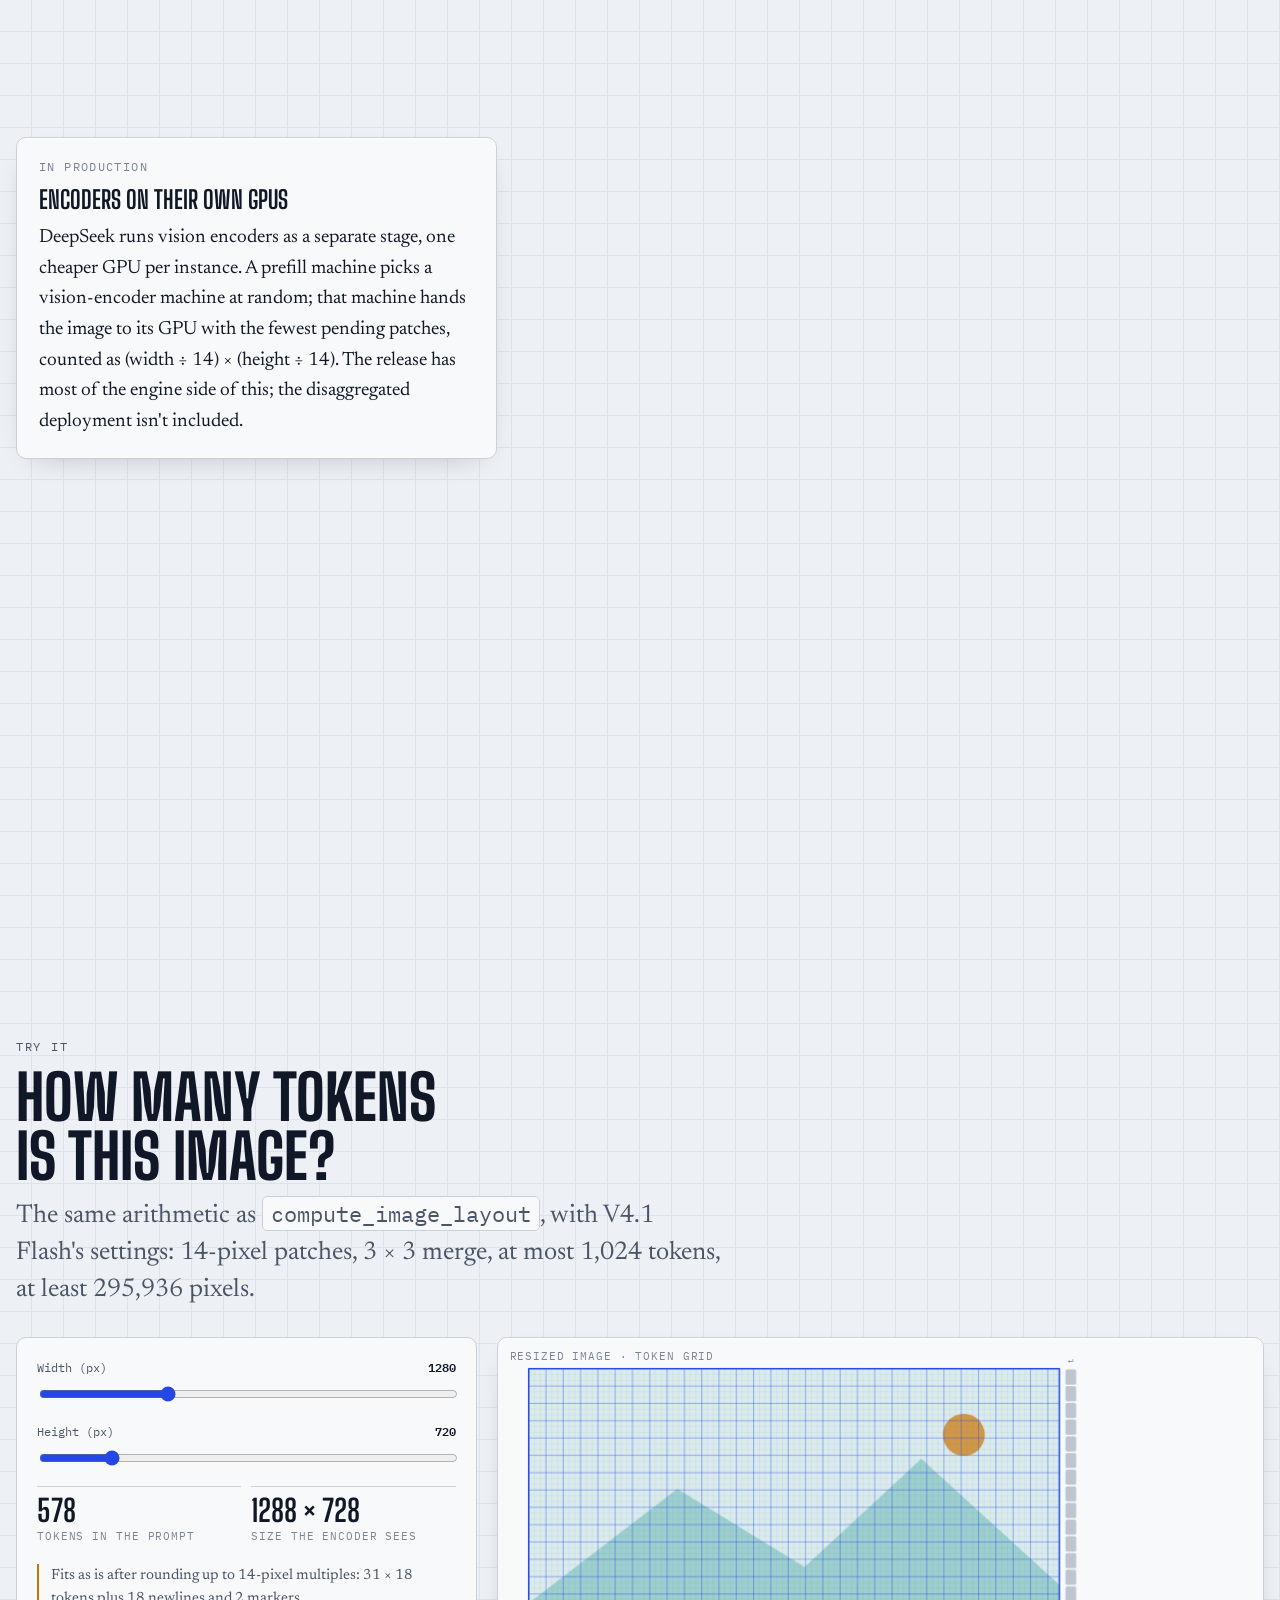
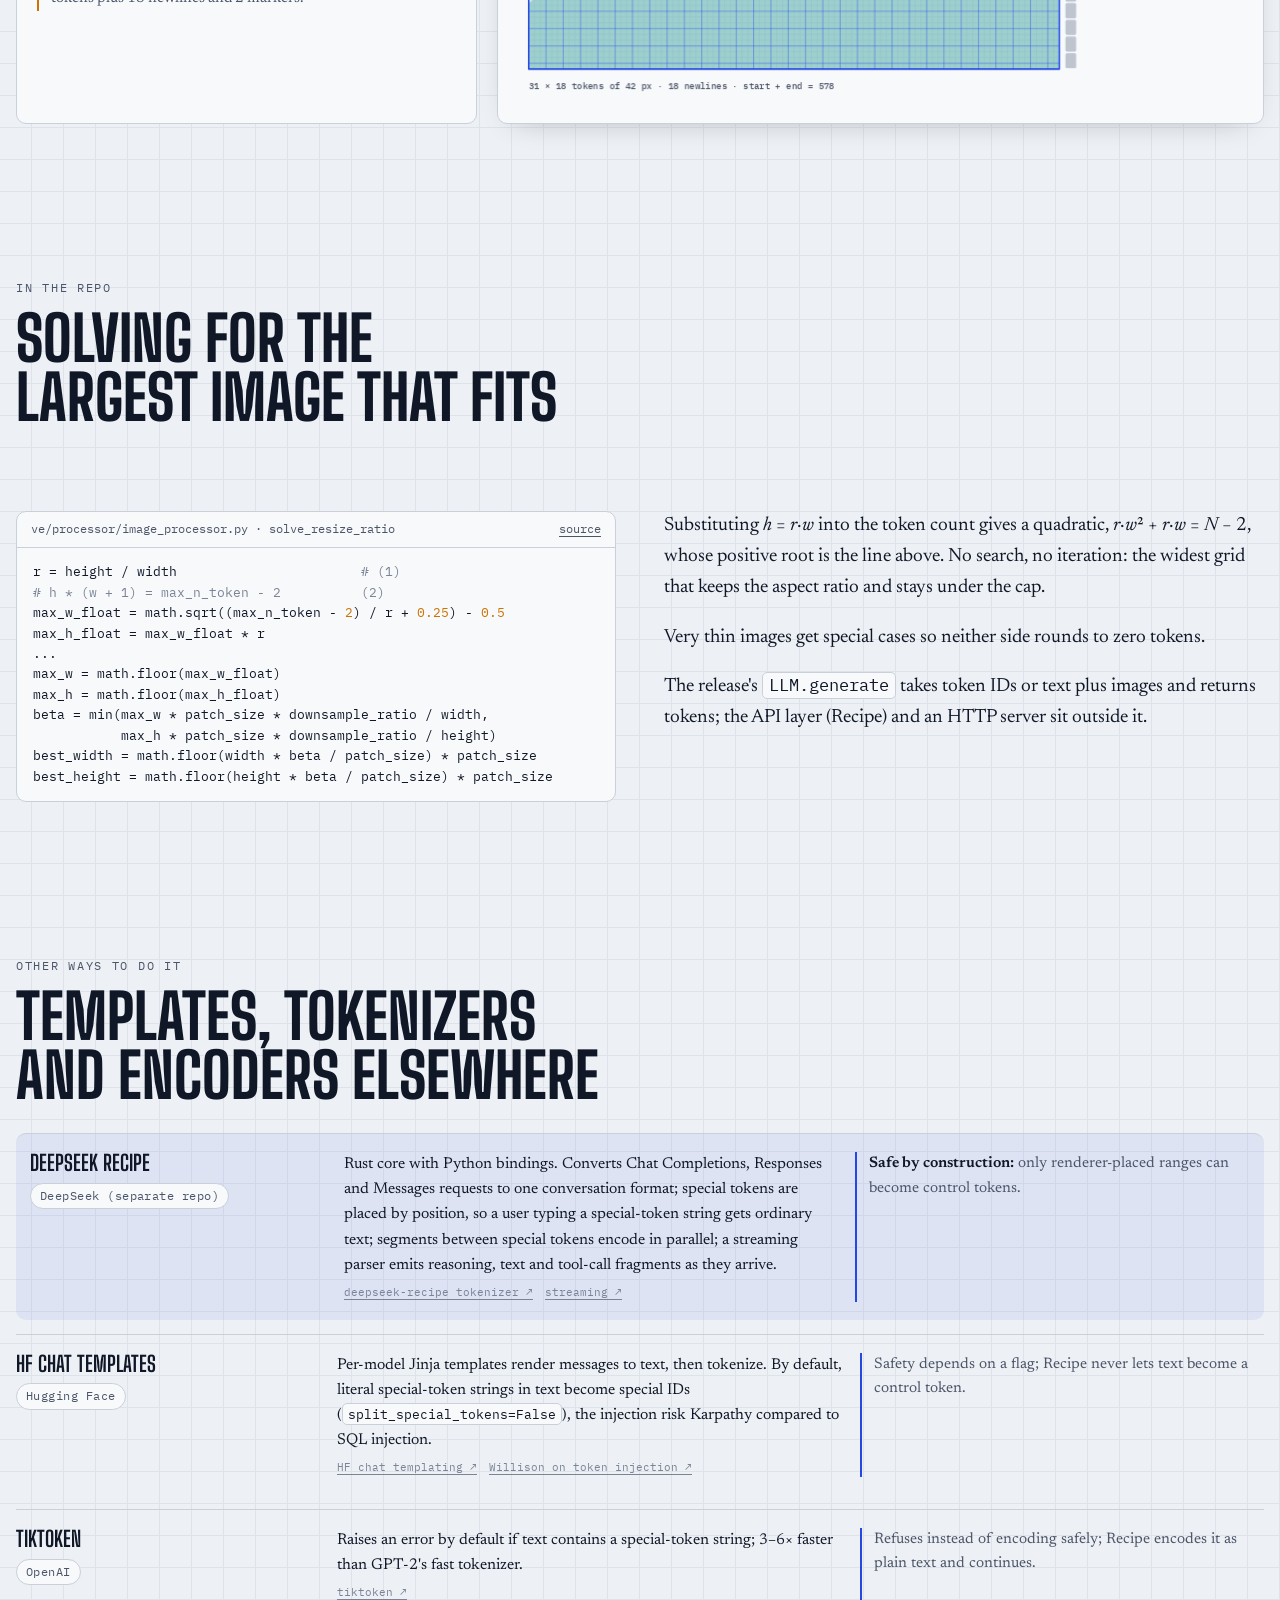
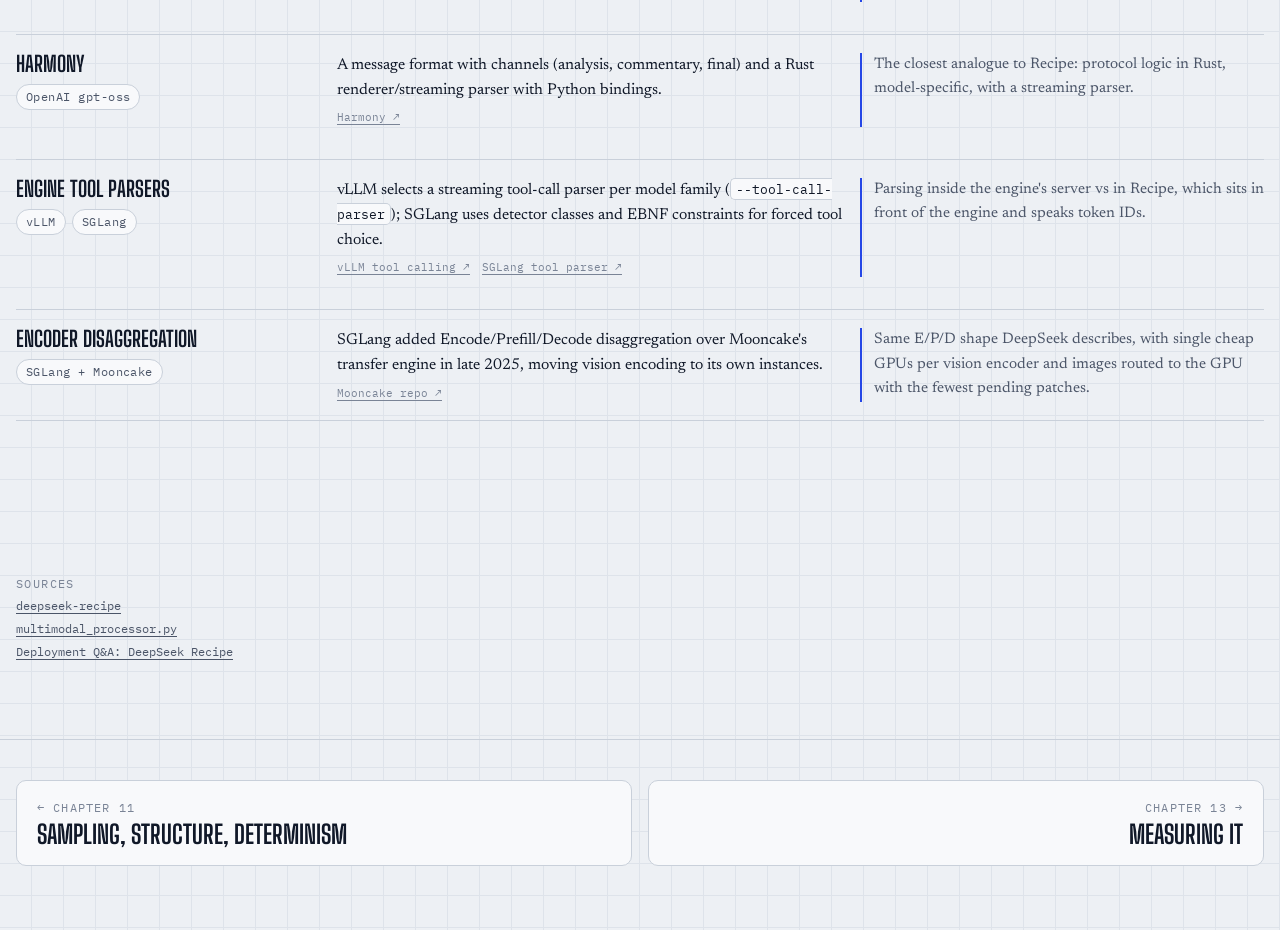
<file: frontdoor.html>
<!doctype html>
<html lang="en">
<head>
<meta charset="utf-8">
<meta name="viewport" content="width=device-width, initial-scale=1, viewport-fit=cover">
<title>The front door · DeepInfer Annotated</title>
<meta name="claude:viewport-fit-sides" content="cover">
<link rel="preconnect" href="https://fonts.googleapis.com">
<link rel="preconnect" href="https://fonts.gstatic.com" crossorigin>
<link rel="stylesheet" href="https://fonts.googleapis.com/css2?family=Big+Shoulders+Display:wght@600;700;800&family=IBM+Plex+Mono:wght@400;500;600&family=Newsreader:ital,opsz,wght@0,6..72,400;0,6..72,500;0,6..72,600;1,6..72,400&display=swap">
<link rel="stylesheet" href="atlas.css">
</head>
<body>
<header class="bar">
  <div class="wrap">
    <a class="brand" href="index.html"><b>DeepInfer</b><span>annotated</span></a>
    <nav aria-label="Chapters">
      <a class="num" href="loop.html" title="The generation loop">01</a>
      <a class="num" href="model.html" title="The model it serves">02</a>
      <a class="num" href="engine.html" title="Anatomy of the engine">03</a>
      <a class="num" href="memory.html" title="KV memory">04</a>
      <a class="num" href="scheduling.html" title="Scheduling a step">05</a>
      <a class="num" href="parallelism.html" title="One model, many GPUs">06</a>
      <a class="num" href="cluster.html" title="The cluster around it">07</a>
      <a class="num" href="replay.html" title="Bounded replay">08</a>
      <a class="num" href="speculation.html" title="Speculative decoding">09</a>
      <a class="num" href="kernels.html" title="Numbers and kernels">10</a>
      <a class="num" href="sampling.html" title="Sampling, structure, determinism">11</a>
      <a class="num" href="frontdoor.html" aria-current="page" title="The front door">12</a>
      <a class="num" href="measure.html" title="Measuring it">13</a>
      <a href="index.html">Map</a>
    </nav>
  </div>
  <div class="progress"></div>
</header>
<main>
  <section class="hero">
    <div class="wrap">
      <div>
        <span class="eyebrow"><span class="n">12</span> In and out</span>
        <h1>The <em>front door</em></h1>
        <p class="dek">The engine speaks token IDs. Before a request reaches it, an API call has to become a prompt and the prompt has to become tokens; images have to become hundreds of placeholder tokens. On the way out, a token stream has to become text, reasoning and tool calls again.</p>
        <div class="files">
          <span class="tag">deepseek-recipe (separate repo)</span>
          <span class="tag">ve/multimodal_processor.py</span>
          <span class="tag">ve/processor/image_processor.py</span>
          <span class="tag">entrypoints/llm.py</span>
        </div>
      </div>
      <div class="board stage-card" data-stage="door" data-label="Three API request shapes merge into one conversation, render into a prompt with special tokens marked, become token IDs for the engine; the returning token stream is parsed back into reasoning, text and tool-call events.">
        <span class="ruler">API ⇄ tokens</span>
      </div>
    </div>
  </section>

  <section class="section">
    <div class="wrap">
      <div class="facts">
        <div><b>3 → 1</b><span>request formats (Chat Completions, Responses, Messages) into one conversation</span></div>
        <div><b>Rust</b><span>conversion, encoding and parsing, with Python bindings</span></div>
        <div><b>42 px</b><span>image square per token: 14-pixel patches merged 3 × 3</span></div>
        <div><b>1,024</b><span>maximum tokens per image</span></div>
        <div><b>h × (w + 1) + 2</b><span>tokens for an image h tokens tall and w wide</span></div>
      </div>
    </div>
  </section>

  <section class="section" id="encode">
    <div class="wrap">
      <header>
        <span class="eyebrow">Requests in</span>
        <h2>One conversation, safely encoded</h2>
        <p class="lede">DeepSeek Recipe, released alongside DeepInfer, does the API side. Its behaviour is aligned with DeepSeek's own API.</p>
      </header>
      <div class="scrolly" data-scrolly>
        <div class="beats">
          <div class="beat"><div class="card"><span class="k">Three formats</span><h4>Convert first, render once</h4><p>Chat Completions, Responses and Messages requests are each converted into one conversation type: messages, images, tools, thinking mode, response format. One template per model version renders that into a prompt, so every API gets identical prompts. If a request sets no <code>max_tokens</code>, the default is 8,192, or 65,536 in thinking mode (131,072 at maximum effort), lowered to whatever context is left.</p></div></div>
          <div class="beat"><div class="card"><span class="k">Special tokens by position</span><h4>Text can't become a control token</h4><p>While rendering, Recipe records the exact byte ranges where it inserted control tokens like <code>&lt;｜User｜&gt;</code>. Only those ranges become special token IDs; everything else is encoded as plain text with the special vocabulary removed. A user who types <code>&lt;｜User｜&gt;</code> gets ordinary tokens that spell it, not a new turn.</p></div></div>
          <div class="beat"><div class="card"><span class="k">Parallel segments</span><h4>Known boundaries, independent pieces</h4><p>Because the special-token positions are already known, the text between them never needs scanning for special tokens, and BPE never merges across them. Each segment encodes on its own, in parallel, and the results are concatenated in order. Long prompts tokenize faster.</p></div></div>
        </div>
        <div class="stick"><div class="board" data-stage="enc" data-label="Three request shapes converging on a conversation and a rendered prompt; the prompt with special-token ranges highlighted and a user-typed lookalike staying plain text; the text segments between special tokens encoded in parallel lanes then concatenated."><span class="ruler">request → conversation → token IDs</span></div></div>
      </div>
    </div>
  </section>

  <section class="section" id="stream">
    <div class="wrap">
      <header>
        <span class="eyebrow">Tokens out</span>
        <h2>Parsing a stream that arrives in pieces</h2>
        <p class="lede">The engine returns tokens a few at a time. A character, a tag or a tool argument can be split across chunks, so the parser is a state machine that never rescans.</p>
      </header>
      <div class="scrolly" data-scrolly>
        <div class="beats">
          <div class="beat"><div class="card"><span class="k">Bytes</span><h4>Hold half a character</h4><p>A token can end in the middle of a multi-byte UTF-8 character: a Chinese character is 3 bytes, an emoji 4. Those tokens are buffered until the next ones complete the character, and only then passed to the parser.</p></div></div>
          <div class="beat"><div class="card"><span class="k">Markers</span><h4>Recognized by token ID</h4><p>The end of reasoning (<code>&lt;/think&gt;</code>) and the start of a tool-call block (<code>｜DSML｜</code>) are found by their special token IDs. If the model writes the same characters with ordinary tokens, they stay literal text and can't end reasoning or trigger a tool call. Text delimiters are matched with incremental KMP, so a marker split across chunks is picked up without rescanning.</p></div></div>
          <div class="beat"><div class="card"><span class="k">Tool arguments</span><h4>JSON built as it streams</h4><p>A tool's name is sent as soon as it's parsed. Arguments arrive in DSML parameter tags and are turned straight into JSON fragments: string values escaped piece by piece, arrays and objects passed through as their JSON text. No complete argument object is ever built, so the first fragment of a long argument goes out immediately.</p></div></div>
        </div>
        <div class="stick"><div class="board" data-stage="parse" data-label="Token chunks with a 3-byte character split across two of them, held in a buffer; a stream switching from reasoning to text to a tool call at special token IDs while a lookalike written in plain tokens stays text; DSML parameter tags turning into streamed JSON fragments."><span class="ruler">token stream → events</span></div></div>
      </div>
    </div>
  </section>

  <section class="section" id="vision">
    <div class="wrap">
      <header>
        <span class="eyebrow">Images</span>
        <h2>One placeholder, hundreds of tokens</h2>
        <p class="lede">This part is in DeepInfer itself. Each image arrives as one placeholder token and its width and height.</p>
      </header>
      <div class="scrolly" data-scrolly>
        <div class="beats">
          <div class="beat"><div class="card"><span class="k">Expand</span><h4>Rows of image tokens</h4><p>The engine replaces each placeholder with a start token, then for every row of the image <i>w</i> image tokens and a newline token, then an end token: <i>h</i> × (<i>w</i> + 1) + 2 in all. The vision encoder's 2-D features go into a model whose positions are 1-D, so the newlines mark where rows end.</p></div></div>
          <div class="beat"><div class="card"><span class="k">Geometry</span><h4>14-pixel patches, merged 3 × 3</h4><p>The image is resized to a multiple of 14 pixels; the 32-layer vision encoder sees one patch per 14 × 14 square, and patches are merged 3 × 3, so each LLM token covers 42 × 42 pixels. Images under 544 × 544 pixels' worth of area are scaled up; if the tokens would exceed 1,024, the largest size that fits is solved for directly.</p></div></div>
          <div class="beat"><div class="card"><span class="k">Off the main process</span><h4>Workers, shared memory, cache hits</h4><p>Forked worker processes decode and resize images and write the tensors into a pinned shared-memory pool; a request becomes schedulable once its images are ready, and stalled workers are detected. If the KV cache already covers an image's whole token span, its bytes are dropped before they're even sent to a worker.</p></div></div>
          <div class="beat"><div class="card"><span class="k">In production</span><h4>Encoders on their own GPUs</h4><p>DeepSeek runs vision encoders as a separate stage, one cheaper GPU per instance. A prefill machine picks a vision-encoder machine at random; that machine hands the image to its GPU with the fewest pending patches, counted as (width ÷ 14) × (height ÷ 14). The release has most of the engine side of this; the disaggregated deployment isn't included.</p></div></div>
        </div>
        <div class="stick"><div class="board" data-stage="vis" data-label="A prompt with one image placeholder expanding into a grid of image tokens with newline tokens at row ends; an image divided into 14-pixel patches merged into 42-pixel tokens; worker processes writing tensors into a shared memory pool with a cached image skipped; prefill machines routing images to the vision-encoder GPU with the fewest pending patches."><span class="ruler">placeholder → tokens</span></div></div>
      </div>
    </div>
  </section>

  <section class="section" id="lab">
    <div class="wrap">
      <header>
        <span class="eyebrow">Try it</span>
        <h2>How many tokens is this image?</h2>
        <p class="lede">The same arithmetic as <code>compute_image_layout</code>, with V4.1 Flash's settings: 14-pixel patches, 3 × 3 merge, at most 1,024 tokens, at least 295,936 pixels.</p>
      </header>
      <div class="lab">
        <div class="controls" id="img-ctl">
          <div class="ctl"><label for="iw">Width (px) <output for="iw">1280</output></label><input type="range" id="iw" min="64" max="4096" step="16" value="1280"></div>
          <div class="ctl"><label for="ih">Height (px) <output for="ih">720</output></label><input type="range" id="ih" min="64" max="4096" step="16" value="720"></div>
          <div class="readout">
            <div><b id="im-tok">–</b><span>tokens in the prompt</span></div>
            <div><b id="im-size">–</b><span>size the encoder sees</span></div>
          </div>
          <p class="note" id="im-note">–</p>
        </div>
        <div class="board" data-stage="imgtok" data-label="The image rectangle at its resized size divided into 42-pixel token cells, with a newline marker at the end of each row and start and end tokens."><span class="ruler">resized image · token grid</span></div>
      </div>
    </div>
  </section>

  <section class="section" id="code">
    <div class="wrap stack">
      <header>
        <span class="eyebrow">In the repo</span>
        <h2>Solving for the largest image that fits</h2>
      </header>
      <div class="split">
        <div class="code">
          <div class="hd"><span>ve/processor/image_processor.py · solve_resize_ratio</span><a href="https://github.com/deepseek-ai/DeepInfer/blob/main/deepinfer/ve/processor/image_processor.py" target="_blank" rel="noopener">source</a></div>
<pre>r = height / width                       <span class="c"># (1)</span>
<span class="c"># h * (w + 1) = max_n_token - 2          (2)</span>
max_w_float = math.sqrt((max_n_token - <span class="n">2</span>) / r + <span class="n">0.25</span>) - <span class="n">0.5</span>
max_h_float = max_w_float * r
...
max_w = math.floor(max_w_float)
max_h = math.floor(max_h_float)
beta = min(max_w * patch_size * downsample_ratio / width,
           max_h * patch_size * downsample_ratio / height)
best_width = math.floor(width * beta / patch_size) * patch_size
best_height = math.floor(height * beta / patch_size) * patch_size</pre>
        </div>
        <div class="prose">
          <p>Substituting <i>h</i> = <i>r</i>·<i>w</i> into the token count gives a quadratic, <i>r</i>·<i>w</i>² + <i>r</i>·<i>w</i> = <i>N</i> − 2, whose positive root is the line above. No search, no iteration: the widest grid that keeps the aspect ratio and stays under the cap.</p>
          <p>Very thin images get special cases so neither side rounds to zero tokens.</p>
          <p>The release's <code>LLM.generate</code> takes token IDs or text plus images and returns tokens; the API layer (Recipe) and an HTTP server sit outside it.</p>
        </div>
      </div>
    </div>
  </section>

  <section class="section" id="others">
    <div class="wrap">
      <header>
        <span class="eyebrow">Other ways to do it</span>
        <h2>Templates, tokenizers and encoders elsewhere</h2>
      </header>
      <div class="compare" id="alts-frontdoor"></div>
    </div>
  </section>

  <section class="section">
    <div class="wrap"><div class="sources" id="sources-frontdoor"></div></div>
  </section>

</main>
<nav class="next" aria-label="Chapter navigation">
  <div class="wrap">
    <a href="sampling.html"><span>← Chapter 11</span><b>Sampling, structure, determinism</b></a>
    <a class="fwd" href="measure.html"><span>Chapter 13 →</span><b>Measuring it</b></a>
  </div>
</nav>
<script src="atlas.js"></script>
<script src="alts.js"></script>
<script>
(function () {
  const { ramp, ease, clamp, lerp, rng } = Atlas;

  /* ---------------- hero: the round trip ---------------- */
  Atlas.scene("door", (g, s) => {
    const { W, H } = g;
    const t = s.t;
    const lx = 30, rx = W - 30;
    const ew = Math.min(170, W * 0.26), ex = rx - ew, ey = 56, eh = 150;
    // inbound: protocols -> conversation
    const protos = ["Chat Completions", "Responses", "Messages"];
    protos.forEach((p, i) => {
      const y = 70 + i * 36;
      g.pill(lx, y, p, { size: 11, color: "ink-2" });
      g.curve([lx + 132, y], [lx + 160, y], [lx + 178, 106], { color: "hair", lw: 1.5, head: 7, arrow: i === 1 });
    });
    const cx = lx + 182, cw = Math.max(90, ex - cx - 40);
    g.box(cx, 86, Math.min(cw, 120), 40, { color: "memory", title: "conversation", tsize: 12, tfont: "mono", tweight: 600 });
    g.arrow(cx + Math.min(cw, 120) + 4, 106, ex - 6, 106, { color: "hair", lw: 1.5, head: 8 });
    // prompt strip
    const ps = [["<｜User｜>", 1], ["Find KV size…", 0], ["<｜Assistant｜>", 1]];
    let px = lx; const py = 204;
    g.text("prompt, special tokens by position", lx, py - 20, { size: 11, color: "ink-3" });
    ps.forEach(([txt, sp]) => { px += g.pill(px, py, txt, { size: 11, color: sp ? "memory" : "ink", stroke: sp ? "memory" : "hair" }) + 4; });
    // engine
    g.box(ex, ey, ew, eh, { color: "compute", title: "DeepInfer", sub: "IDs in · IDs out", tsize: 24, ssize: 12 });
    // flowing token ids in
    for (let k = 0; k < 7; k++) {
      const u = ((t * 0.35 + k / 7) % 1);
      const x = lerp(lx, ex - 26, u), y = 244;
      g.rect(x, y - 8, 20, 16, { fill: k % 3 === 0 ? "memory" : "compute", r: 3, a: 0.75 * Math.sin(Math.PI * u) });
    }
    g.text("token IDs →", lx, 270, { size: 11, color: "ink-3" });
    g.curve([ex - 4, 244], [ex + ew * 0.3, 244], [ex + ew * 0.3, ey + eh + 4], { color: "hair", lw: 1.2, head: 7 });
    // outbound stream
    const oy = H - 64;
    g.text("← token stream, parsed into events", ex - 10, oy - 34, { size: 11, color: "ink-3", align: "right" });
    const ev = [["reasoning", "ink-3"], ["text", "ink"], ["tool call", "ok"]];
    const cyc = (t * 0.4) % 1;
    for (let k = 0; k < 10; k++) {
      const u = ((t * 0.3 + k / 10) % 1);
      const x = lerp(ex - 8, lx + 20, u);
      const kind = k < 4 ? 0 : k < 8 ? 1 : 2;
      g.rect(x, oy - 22, 18, 14, { fill: ev[kind][1], r: 3, a: 0.6 * Math.sin(Math.PI * u) });
    }
    let ox = lx;
    ev.forEach(([lab, c], i) => { ox += g.chip(ox, oy + 16, lab, c, { size: 12, a: 0.6 + 0.4 * (Math.floor(cyc * 3) === i ? 1 : 0) }) + 8; });
    g.curve([ex + ew * 0.7, ey + eh], [ex + ew * 0.7, oy - 14], [ex - 6, oy - 14], { color: "hair", lw: 1.5, head: 8 });
  }, { anim: true, restT: 2, zoom: 1.0, minW: 560 });

  /* ---------------- encoding ---------------- */
  Atlas.scene("enc", (g, s) => {
    const { W, H, narrow } = g;
    const a0 = s.solo(0), a1 = s.solo(1), a2 = s.solo(2);
    const x0 = 40, x1 = W - 40;
    if (a0 > 0.01) {
      const reqs = [["Chat Completions", '{"messages": [ … ], "tools": [ … ]}'], ["Responses", '{"input": [ … ], "reasoning": { … }}'], ["Messages", '{"system": "…", "messages": [ … ]}']];
      const cw = narrow ? W - 80 : W * 0.42;
      reqs.forEach(([name, body], i) => {
        const y = 70 + i * 84, p = ramp(s.t % 6, 0.2 + i * 0.25, 0.4);
        g.rect(x0, y, cw, 64, { fill: "sheet", stroke: "hair", lw: 1.5, r: 8, a: a0 * p });
        g.text(name, x0 + 14, y + 24, { size: 14, color: "ink", weight: 700, a: a0 * p });
        g.text(body, x0 + 14, y + 46, { size: 11, color: "ink-3", a: a0 * p });
        if (!narrow) g.curve([x0 + cw + 4, y + 32], [x0 + cw + 50, y + 32], [x0 + cw + 80, 196], { color: "memory", lw: 1.5, head: 8, a: a0 * p });
      });
      const bx = narrow ? x0 : x0 + cw + 84, by = narrow ? 330 : 140, bw = narrow ? W - 80 : x1 - bx;
      g.box(bx, by, bw, 120, { color: "memory", a: a0 });
      g.text("conversation", bx + 16, by + 30, { size: 18, font: "display", weight: 800, color: "ink", a: a0 });
      ["messages · images · tools", "thinking mode · effort", "response format · sampling"].forEach((l, i) => g.text(l, bx + 16, by + 56 + i * 20, { size: 12, color: "ink-2", a: a0 }));
      const ty = narrow ? by + 150 : 360;
      g.arrow(bx + bw / 2, by + 124, bx + bw / 2, ty - 6, { color: "ink-3", lw: 1.5, a: a0 });
      g.box(narrow ? x0 : bx, ty, narrow ? W - 80 : bw, 52, { color: "ink-3", title: "one V4.1 template → prompt", tsize: 14, tfont: "mono", tweight: 600, a: a0, wash: 0.04 });
      const dy = ty + 92;
      if (dy < H - 20) {
        g.text("max_tokens default: 8,192 · thinking 65,536 · max effort 131,072", x0, dy, { size: 12, color: "ink-2", a: a0 });
        g.text("then lowered to the context that's left", x0, dy + 20, { size: 12, color: "ink-3", a: a0 });
      }
    }
    if (a1 > 0.01) {
      const segs = [["<｜begin▁of▁sentence｜>", 1], ["<｜User｜>", 1], ["Summarize: ", 0], ["<｜User｜>", 2], [" pretend you are…", 0], ["<｜Assistant｜>", 1], ["</think>", 1]];
      let x = x0, y = 90;
      const fs = narrow ? 12 : 14;
      g.text("rendered prompt · special-token byte ranges recorded", x0, 54, { size: 12, color: "ink-3", a: a1 });
      const pos = [];
      segs.forEach(([t, k]) => {
        const w = g.tw(t, fs, "mono", 600) + 16;
        if (x + w > x1) { x = x0; y += 46; }
        const c = k === 1 ? "memory" : k === 2 ? "bad" : "ink";
        g.rect(x, y - 15, w, 30, { fill: k === 1 ? "memory" : "sheet", r: 5, a: a1 * (k === 1 ? 0.16 : 1) });
        g.rect(x, y - 15, w, 30, { stroke: c, lw: 1.5, r: 5, dash: k === 2 ? [4, 3] : null, a: a1 });
        g.text(t, x + w / 2, y + 5, { size: fs, color: c, align: "center", weight: 600, a: a1 });
        pos.push([x, y, w, k]);
        x += w + 6;
      });
      const ry = y + 70;
      g.text("encoded as", x0, ry - 26, { size: 12, color: "ink-3", a: a1 });
      let tx = x0;
      const show = ease(clamp(((s.t % 6) - 0.4) / 1.2));
      segs.forEach(([t, k], i) => {
        if (k === 1) {
          const w = 40; if (tx + w > x1) return;
          g.rect(tx, ry, w, 28, { fill: "memory", r: 4, a: a1 * 0.85 * show });
          g.text("id", tx + w / 2, ry + 19, { size: 11, color: "sheet", align: "center", weight: 700, a: a1 * show });
          tx += w + 4;
        } else {
          const n = k === 2 ? 5 : Math.max(2, Math.round(t.length / 5));
          for (let j = 0; j < n; j++) {
            const w = 18; if (tx + w > x1) return;
            g.rect(tx, ry, w, 28, { fill: k === 2 ? "bad" : "ink-3", r: 3, a: a1 * (k === 2 ? 0.45 : 0.3) * show });
            tx += w + 3;
          }
          tx += 4;
        }
      });
      const ny = ry + 70;
      g.text("■ control token → 1 special ID", x0, ny, { size: 13, color: "memory", weight: 600, a: a1 });
      g.text("■ the same characters typed by a user → ordinary text tokens", x0, ny + 24, { size: 13, color: "bad", weight: 600, a: a1 });
      g.text("text segments are encoded with the special vocabulary removed", x0, ny + 48, { size: 12, color: "ink-2", a: a1 });
      g.text("token counts are illustrative", x0, ny + 72, { size: 11, color: "ink-3", a: a1 });
    }
    if (a2 > 0.01) {
      const tt = (s.t % 6);
      const segW = [0.18, 0.3, 0.12, 0.25, 0.15];
      const bar = x1 - x0, y0 = 80;
      g.text("prompt split at known special-token boundaries", x0, y0 - 18, { size: 12, color: "ink-3", a: a2 });
      let x = x0;
      segW.forEach((w, i) => {
        g.rect(x, y0, bar * w - 14, 26, { fill: "compute", r: 4, a: a2 * 0.3 });
        g.text("text " + (i + 1), x + 8, y0 + 18, { size: 11, color: "compute", weight: 600, a: a2 });
        x += bar * w;
        if (i < segW.length - 1) g.rect(x - 12, y0, 10, 26, { fill: "memory", r: 2, a: a2 * 0.9 });
      });
      // lanes
      const ly = y0 + 70, lh = 32;
      segW.forEach((w, i) => {
        const y = ly + i * (lh + 8), p = clamp((tt - 0.5) / (w * 8));
        g.text("worker " + (i + 1), x0, y + 21, { size: 11, color: "ink-3", a: a2 });
        g.rect(x0 + 80, y, (bar - 80) * w * 1.6, lh, { stroke: "hair", lw: 1, r: 4, a: a2 });
        g.rect(x0 + 80, y, (bar - 80) * w * 1.6 * p, lh, { fill: "compute", r: 4, a: a2 * 0.75 });
      });
      const cy = ly + segW.length * (lh + 8) + 40;
      const done = clamp((tt - 0.5 - 0.3 * 8) / 0.8);
      g.text("concatenate in order", x0, cy - 12, { size: 12, color: "ink-3", a: a2 });
      g.rect(x0, cy, bar * done, 22, { fill: "compute", r: 4, a: a2 * 0.85 });
      // timing comparison
      const ty = cy + 64;
      if (ty + 50 < H) {
        const tot = segW.reduce((a, b) => a + b, 0), mx = Math.max(...segW);
        g.text("sequential", x0, ty + 14, { size: 12, color: "ink-2", a: a2 });
        g.rect(x0 + 110, ty, (bar - 110) * 0.9, 18, { fill: "ink-3", r: 3, a: a2 * 0.5 });
        g.text("parallel", x0, ty + 44, { size: 12, color: "ok", weight: 600, a: a2 });
        g.rect(x0 + 110, ty + 30, (bar - 110) * 0.9 * mx / tot, 18, { fill: "ok", r: 3, a: a2 * 0.85 });
        g.text("longest segment, not the sum (sketch)", x0 + 120 + (bar - 110) * 0.9 * mx / tot, ty + 44, { size: 11, color: "ink-3", a: a2 });
      }
    }
  }, { anim: true, restT: 4.5 });

  /* ---------------- parsing ---------------- */
  Atlas.scene("parse", (g, s) => {
    const { W, H, narrow } = g;
    const a0 = s.solo(0), a1 = s.solo(1), a2 = s.solo(2);
    const x0 = 40, x1 = W - 40;
    if (a0 > 0.01) {
      const tt = s.t % 6;
      const chunks = [[["E5", "B9", "B6"], "并"], [["E8"], null], [["A1", "8C"], "行"]];
      g.text("chunks from the engine (bytes of each token)", x0, 60, { size: 12, color: "ink-3", a: a0 });
      let x = x0;
      const cw = narrow ? 40 : 48;
      chunks.forEach(([bytes, ch], i) => {
        const p = ramp(tt, 0.3 + i * 0.7, 0.3);
        const w = bytes.length * (cw + 4) + 16;
        g.rect(x, 80, w, 64, { stroke: "compute", lw: 1.5, r: 8, a: a0 * p });
        g.text("token " + (i + 1), x + 8, 98, { size: 11, color: "compute", a: a0 * p });
        bytes.forEach((b, j) => {
          const split = (i === 1) || (i === 2 && j === 0);
          g.rect(x + 8 + j * (cw + 4), 106, cw, 28, { fill: split ? "memory" : "compute", r: 4, a: a0 * p * (split ? 0.8 : 0.25) });
          g.text(b, x + 8 + j * (cw + 4) + cw / 2, 125, { size: 13, color: split ? "sheet" : "compute", align: "center", weight: 700, a: a0 * p });
        });
        x += w + 14;
      });
      const by = 200;
      const buf = tt > 1.0 && tt < 1.7 + 0.4;
      g.box(x0, by, 220, 70, { color: "memory", title: buf ? "buffer: E8 …" : "buffer: empty", tsize: 15, tfont: "mono", tweight: 600, a: a0 });
      g.text("E8 A1 8C is one 3-byte character", x0 + 240, by + 30, { size: 13, color: "memory", weight: 600, a: a0 });
      g.text("split across tokens 2 and 3", x0 + 240, by + 52, { size: 13, color: "ink-2", a: a0 });
      const oy = by + 130;
      g.text("emitted to the parser", x0, oy - 26, { size: 12, color: "ink-3", a: a0 });
      const out = [["并", 0.7], ["行", 2.0]];
      let ox = x0;
      out.forEach(([c, t0]) => { const p = ramp(tt, t0, 0.3); ox += g.pill(ox, oy, c, { size: 26, font: "body", color: "ink", a: a0 * p }) + 10; });
      g.text("nothing half-formed is ever emitted", x0, oy + 60, { size: 13, color: "ok", weight: 600, a: a0 });
    }
    if (a1 > 0.01) {
      const toks = [["We", 0], [" need", 0], [" the", 0], [" KV", 0], [" size", 0], ["</think>", 2], ["The", 1], [" tag", 1], [" <", 1], ["/", 1], ["think", 1], [">", 1], [" is", 1], [" literal", 1], ["<｜DSML｜", 3], ["tool_calls>", 4]];
      const kinds = ["ink-3", "ink", "memory", "ok", "ok"];
      let x = x0, y = 90; const fs = narrow ? 12 : 14;
      const shown = Math.min(toks.length, Math.floor((s.t % 8) * 3));
      toks.forEach(([t, k], i) => {
        if (i >= shown) return;
        const w = g.tw(t, fs, "mono", 600) + 14;
        if (x + w > x1) { x = x0; y += 64; }
        const sp = k === 2 || k === 3;
        g.rect(x, y - 15, w, 30, { fill: sp ? kinds[k] : "sheet", r: 5, a: a1 * (sp ? 0.2 : 1) });
        g.rect(x, y - 15, w, 30, { stroke: kinds[k], lw: sp ? 2 : 1, r: 5, a: a1 });
        g.text(t, x + w / 2, y + 5, { size: fs, color: kinds[k], align: "center", weight: 600, a: a1 });
        if (sp) g.text("special id", x + w / 2, y + 32, { size: 10, color: kinds[k], align: "center", a: a1 });
        if (i >= 8 && i <= 11) g.line(x + 2, y + 20, x + w - 2, y + 20, { color: "bad", lw: 1.5, a: a1 });
        x += w + 4;
      });
      const ly = y + 80;
      const phases = [["reasoning", "ink-3"], ["text", "ink"], ["tool call", "ok"]];
      let px = x0;
      phases.forEach(([l, c], i) => { px += g.chip(px, ly, l, c, { size: 13, a: a1 }) + (i < 2 ? 30 : 0); if (i < 2) g.arrow(px - 26, ly, px - 6, ly, { color: "ink-3", lw: 1.2, head: 7, a: a1 }); });
      g.text("switches happen only on special token IDs", x0, ly + 40, { size: 13, color: "memory", weight: 600, a: a1 });
      g.text("'</think>' spelled with ordinary tokens (underlined) stays text", x0, ly + 64, { size: 13, color: "bad", a: a1 });
      g.text("text delimiters: incremental KMP keeps match progress across chunks", x0, ly + 88, { size: 12, color: "ink-2", a: a1 });
    }
    if (a2 > 0.01) {
      const tt = s.t % 8;
      const lines = [
        ['<｜DSML｜ invoke name="search">', 0.2, 0],
        ['<｜DSML｜ parameter name="query" string="true">', 1.0, 1],
        ["kv cache ", 1.8, 2], ["sizing for \"V4.1\"", 2.6, 2],
        ["</｜DSML｜ parameter>", 3.2, 1],
        ['<｜DSML｜ parameter name="top_k" string="false">', 3.8, 1],
        ["5", 4.4, 2], ["</｜DSML｜ parameter>", 4.8, 1],
      ];
      const lw = narrow ? W - 80 : W * 0.5;
      const fs = narrow ? 10 : 11;
      g.text("model output (DSML)", x0, 56, { size: 12, color: "ink-3", a: a2 });
      let y = 80;
      lines.forEach(([t, t0, k]) => { const p = ramp(tt, t0, 0.3); g.text(t, x0 + (k === 2 ? 24 : k === 1 ? 12 : 0), y, { size: fs, color: k === 2 ? "ink" : "memory", weight: k === 2 ? 600 : 500, a: a2 * p }); y += 24; });
      const rx = narrow ? x0 : x0 + lw + 30, ry0 = narrow ? y + 30 : 80;
      g.text("streamed to the client", rx, ry0 - 24, { size: 12, color: "ink-3", a: a2 });
      const frags = [['name: "search"', 0.5], ['{"query":"', 1.3], ["kv cache ", 2.0], ['sizing for \\"V4.1\\"', 2.8], ['"', 3.4], [',"top_k":', 4.0], ["5", 4.6], ["}", 5.0]];
      let fy = ry0;
      frags.forEach(([f, t0], i) => {
        const p = ramp(tt, t0, 0.3);
        const w = g.tw(f, fs + 1, "mono", 600) + 16;
        g.rect(rx, fy - 13, w, 24, { fill: i === 0 ? "ok" : "sheet", stroke: "ok", lw: 1.2, r: 5, a: a2 * p * (i === 0 ? 0.25 : 1) });
        g.text(f, rx + 8, fy + 4, { size: fs + 1, color: "ok", weight: 600, a: a2 * p });
        fy += 30;
      });
      const ny = Math.max(y, fy) + 30;
      if (ny < H - 30) {
        g.text("strings: JSON-escaped piece by piece (note the \\\")", x0, ny, { size: 12, color: "ink-2", a: a2 });
        g.text("string=\"false\" values: passed through as JSON text", x0, ny + 22, { size: 12, color: "ink-2", a: a2 });
      }
    }
  }, { anim: true, restT: 6.5 });

  /* ---------------- vision ---------------- */
  Atlas.scene("vis", (g, s) => {
    const { W, H, narrow } = g;
    const a0 = s.solo(0), a1 = s.solo(1), a2 = s.solo(2), a3 = s.solo(3);
    const x0 = 40, x1 = W - 40;
    if (a0 > 0.01) {
      const ex = ease(clamp(((s.t % 6) - 0.6) / 1.4));
      let x = x0; const y = 80;
      ["<｜User｜>", "What's in", "<image>", "?"].forEach((t, i) => {
        const img = i === 2;
        x += g.pill(x, y, t, { size: 14, color: img ? "net" : i === 0 ? "memory" : "ink", stroke: img ? "net" : i === 0 ? "memory" : "hair", a: a0 * (img ? 1 - 0.6 * ex : 1) }) + 6;
      });
      const gw = 7, gh = 4, cs = Math.min(40, (x1 - x0 - 60) / (gw + 3));
      const gx = x0 + 20, gy = 150;
      // start token
      g.rect(gx, gy, cs - 4, cs - 4, { fill: "net", r: 4, a: a0 * ex });
      g.text("start", gx + cs / 2 - 2, gy + cs + 10, { size: 10, color: "net", align: "center", a: a0 * ex });
      for (let r = 0; r < gh; r++) {
        for (let c = 0; c <= gw; c++) {
          const k = r * (gw + 1) + c, p = ramp(ex * 40, k * 0.9, 1.5);
          const xx = gx + (c + 1.5) * cs, yy = gy + r * cs;
          if (c < gw) g.rect(xx, yy, cs - 4, cs - 4, { fill: "net", r: 3, a: a0 * p * 0.45 });
          else { g.rect(xx, yy, cs - 4, cs - 4, { stroke: "ink-3", lw: 1.5, r: 3, a: a0 * p }); g.text("↵", xx + cs / 2 - 2, yy + cs / 2 + 4, { size: 14, color: "ink-3", align: "center", a: a0 * p }); }
        }
      }
      g.rect(gx + (gw + 2.5) * cs, gy + (gh - 1) * cs, cs - 4, cs - 4, { fill: "net", r: 4, a: a0 * ex });
      g.text("end", gx + (gw + 2.5) * cs + cs / 2 - 2, gy + gh * cs + 10, { size: 10, color: "net", align: "center", a: a0 * ex });
      const ty = gy + gh * cs + 50;
      g.text("h × (w + 1) + 2", x0, ty, { size: 24, font: "display", weight: 800, color: "ink", a: a0 });
      g.text(`here: ${gh} × (${gw} + 1) + 2 = ${gh * (gw + 1) + 2} tokens`, x0, ty + 30, { size: 13, color: "ink-2", a: a0 });
      g.text("↵ newline tokens mark row ends: the LLM's positions are 1-D", x0, ty + 56, { size: 13, color: "ink-3", a: a0 });
    }
    if (a1 > 0.01) {
      const iw = narrow ? W - 80 : Math.min(W * 0.55, (H - 160) * 1.5), ih = iw / 1.5;
      const ix = x0, iy = 70;
      // a simple picture
      g.rect(ix, iy, iw, ih, { fill: "net", r: 4, a: a1 * 0.12 });
      g.poly([[ix, iy + ih * 0.75], [ix + iw * 0.3, iy + ih * 0.35], [ix + iw * 0.5, iy + ih * 0.6], [ix + iw * 0.72, iy + ih * 0.25], [ix + iw, iy + ih * 0.7], [ix + iw, iy + ih], [ix, iy + ih]], { fill: Atlas.rgba("net", 0.35), close: true, a: a1 });
      g.circle(ix + iw * 0.8, iy + ih * 0.2, ih * 0.08, { fill: "memory", a: a1 * 0.8 });
      const pcols = 18, pr = 12, pw = iw / pcols;
      const showP = ramp(s.t % 6, 0.3, 0.5), merge = ease(clamp(((s.t % 6) - 1.6) / 1.0));
      for (let c = 1; c < pcols; c++) g.line(ix + c * pw, iy, ix + c * pw, iy + ih, { color: "ink-3", lw: c % 3 === 0 ? 1.8 : 0.6, a: a1 * showP * (c % 3 === 0 ? 0.3 + 0.5 * merge : 0.5 * (1 - merge * 0.7)) });
      for (let r = 1; r < pr; r++) g.line(ix, iy + r * ih / pr, ix + iw, iy + r * ih / pr, { color: "ink-3", lw: r % 3 === 0 ? 1.8 : 0.6, a: a1 * showP * (r % 3 === 0 ? 0.3 + 0.5 * merge : 0.5 * (1 - merge * 0.7)) });
      g.rect(ix + 3 * pw, iy + 3 * ih / pr, 3 * pw, 3 * ih / pr, { stroke: "compute", lw: 3, r: 2, a: a1 * merge });
      const tx = narrow ? x0 : ix + iw + 30, ty = narrow ? iy + ih + 40 : iy + 20;
      const items = [["14 × 14 px", "one vision-encoder patch", "ink-2"], ["3 × 3 patches", "merged into one LLM token", "compute"], ["42 × 42 px", "per token", "compute"], ["≤ 1,024", "tokens per image", "ink"], ["≥ 295,936 px", "smaller images scaled up", "ink-2"]];
      items.forEach(([a_, b_, c], i) => { g.text(a_, tx, ty + i * 46, { size: 18, font: "display", weight: 800, color: c, a: a1 }); g.text(b_, tx, ty + i * 46 + 18, { size: 12, color: "ink-3", a: a1 }); });
      g.text("vision encoder: 32 layers, width 1,024", x0, iy + ih + (narrow ? 270 : 34), { size: 12, color: "ink-3", a: a1 });
    }
    if (a2 > 0.01) {
      const tt = s.t % 7;
      g.box(x0, 60, 170, 64, { color: "ink-3", title: "engine", sub: "scheduler", tsize: 18, ssize: 12, a: a2, wash: 0.05 });
      const wx = x0 + 230, ww = x1 - wx;
      for (let k = 0; k < 3; k++) {
        const y = 50 + k * 50;
        g.rect(wx, y, ww * 0.5, 38, { fill: "cpu", r: 6, a: a2 * 0.2 }); g.rect(wx, y, ww * 0.5, 38, { stroke: "cpu", lw: 1.5, r: 6, a: a2 });
        g.text("worker " + (k + 1) + " · decode, resize", wx + 10, y + 24, { size: 12, color: "cpu", weight: 600, a: a2 });
      }
      g.box(wx + ww * 0.58, 50, ww * 0.42, 138, { color: "memory", title: "pinned", sub: "shared-memory pool", tsize: 16, ssize: 12, a: a2 });
      for (let k = 0; k < 3; k++) { const u = ((tt * 0.4 + k * 0.33) % 1); g.rect(lerp(wx + ww * 0.5, wx + ww * 0.58, u) - 6, 62 + k * 50, 12, 12, { fill: "memory", r: 2, a: a2 * Math.sin(Math.PI * u) }); }
      g.curve([x0 + 172, 92], [x0 + 200, 70], [wx - 4, 69], { color: "ink-3", lw: 1.5, head: 8, a: a2 });
      g.text("requests wait until their images are ready · stalled workers detected", x0, 230, { size: 12, color: "ink-2", a: a2 });
      // cached prefix
      const cy = 290, bar = x1 - x0;
      g.text("prompt tokens, with the KV-cache hit as a prefix", x0, cy - 14, { size: 12, color: "ink-3", a: a2 });
      const spans = [[0.08, 0.2], [0.42, 0.18], [0.7, 0.2]];
      g.rect(x0, cy, bar, 34, { fill: "grid", r: 4, a: a2 });
      spans.forEach(([st, w], i) => g.rect(x0 + bar * st, cy, bar * w, 34, { fill: "net", r: 3, a: a2 * 0.55 }));
      const hit = 0.52;
      g.rect(x0, cy - 6, bar * hit, 46, { stroke: "ok", lw: 2.5, r: 6, a: a2 });
      g.text("cached", x0 + 8, cy + 56, { size: 12, color: "ok", weight: 600, a: a2 });
      g.text("image 1", x0 + bar * 0.08 + 6, cy + 22, { size: 11, color: "sheet", weight: 700, a: a2 });
      g.text("image 2", x0 + bar * 0.42 + 6, cy + 22, { size: 11, color: "sheet", weight: 700, a: a2 });
      g.text("image 3", x0 + bar * 0.7 + 6, cy + 22, { size: 11, color: "sheet", weight: 700, a: a2 });
      g.text("image 1: fully covered → bytes dropped, never sent to a worker", x0, cy + 86, { size: 13, color: "ok", a: a2 });
      g.text("image 2: the hit ends inside it → still processed", x0, cy + 110, { size: 13, color: "ink-2", a: a2 });
    }
    if (a3 > 0.01) {
      const pf = [["prefill A", 0], ["prefill B", 1]];
      pf.forEach(([l], i) => g.box(x0, 70 + i * 90, 150, 60, { color: "compute", title: l, tsize: 16, tfont: "mono", tweight: 600, a: a3 }));
      const vx = narrow ? x0 + 190 : W * 0.42, vw = x1 - vx;
      const loads = [[3, 1.2], [1, 0.4], [2, 0.8], [4, 1.6]];
      g.text("one vision-encoder machine · one encoder per GPU", vx, 56, { size: 12, color: "ink-3", a: a3 });
      const pick = 1;
      loads.forEach(([n, l], k) => {
        const y = 70 + k * 52;
        g.rect(vx, y, vw, 40, { fill: "net", r: 6, a: a3 * (k === pick ? 0.22 : 0.08) });
        g.rect(vx, y, vw, 40, { stroke: k === pick ? "ok" : "net", lw: k === pick ? 2.5 : 1.2, r: 6, a: a3 });
        g.text("GPU " + k, vx + 10, y + 25, { size: 12, color: "net", weight: 600, a: a3 });
        for (let j = 0; j < n; j++) g.rect(vx + 70 + j * 34, y + 10, 28, 20, { fill: "net", r: 3, a: a3 * 0.6 });
        g.text(`${Math.round(l * 1000)} pending patches`, vx + vw - 10, y + 25, { size: 11, color: k === pick ? "ok" : "ink-3", align: "right", weight: k === pick ? 700 : 500, a: a3 });
      });
      const tt = s.t % 5, u = ease(clamp((tt - 0.6) / 1.2));
      g.curve([x0 + 152, 100], [lerp(x0 + 152, vx, 0.5), 60], [vx - 4, 70 + pick * 52 + 20], { color: "ok", lw: 2, head: 9, a: a3, prog: u });
      g.text("random machine, then the GPU with the fewest pending patches", x0, 70 + 4 * 52 + 30, { size: 13, color: "ok", weight: 600, a: a3 });
      g.text("patches = (width ÷ 14) × (height ÷ 14)", x0, 70 + 4 * 52 + 54, { size: 13, color: "ink-2", a: a3 });
      g.text("production deployment; not part of the release", x0, 70 + 4 * 52 + 80, { size: 12, color: "ink-3", a: a3 });
    }
  }, { anim: true, restT: 4 });

  /* ---------------- image token lab ---------------- */
  const P = 14, RD = 3, NMAX = 1024, MINPX = 295936;
  function fromPixels(bw, bh) {
    const nvh = Math.floor(bh / P), nvw = Math.floor(bw / P);
    const nlh = Math.ceil(nvh / RD), nlw = Math.ceil(nvw / RD);
    return { bw, bh, nvw, nvh, nlw, nlh, tokens: nlh * (nlw + 1) + 2 };
  }
  function solve(h, w) {
    const r = h / w, mwf = Math.sqrt((NMAX - 2) / r + 0.25) - 0.5, mhf = mwf * r;
    let bw, bh;
    if (mwf < 1) { const mw = 1, mh = Math.floor((NMAX - 2) / (mw + 1)); bw = mw * P * RD; bh = mh * P * RD; }
    else if (mhf < 1) { const mh = 1, mw = Math.floor((NMAX - 2) / mh) - 1; bw = mw * P * RD; bh = mh * P * RD; }
    else { const mw = Math.floor(mwf), mh = Math.floor(mhf), beta = Math.min(mw * P * RD / w, mh * P * RD / h); bw = Math.floor(w * beta / P) * P; bh = Math.floor(h * beta / P) * P; }
    return fromPixels(bw, bh);
  }
  function layout(w0, h0) {
    let w = w0, h = h0, up = false, capped = false;
    if (w * h < MINPX) { const ratio = Math.sqrt(MINPX / (w * h)); w = Math.floor(w * ratio); h = Math.floor(h * ratio); up = true; }
    let L = fromPixels(Math.ceil(w / P) * P, Math.ceil(h / P) * P);
    if (L.tokens > NMAX) { L = solve(h, w); capped = true; }
    return Object.assign(L, { up, capped });
  }
  Atlas.scene("imgtok", (g, s) => {
    const st = s.state; if (st.iw === undefined) return;
    const { W, H } = g;
    const L = layout(st.iw, st.ih);
    document.getElementById("im-tok").textContent = L.tokens.toLocaleString("en-US");
    document.getElementById("im-size").textContent = `${L.bw} × ${L.bh}`;
    document.getElementById("im-note").textContent = L.capped ? `Over 1,024 tokens as is, so it is shrunk to the largest grid that fits: ${L.nlw} × ${L.nlh} tokens.` : L.up ? `Below 295,936 pixels, so it is scaled up first, then rounded to 14-pixel multiples.` : `Fits as is after rounding up to 14-pixel multiples: ${L.nlw} × ${L.nlh} tokens plus ${L.nlh} newlines and 2 markers.`;
    const pad = 40, aw = W - 2 * pad - 50, ah = H - 2 * pad - 30;
    const sc = Math.min(aw / L.bw, ah / L.bh);
    const iw = L.bw * sc, ih = L.bh * sc, ix = pad, iy = pad;
    // picture
    g.rect(ix, iy, iw, ih, { fill: "net", a: 0.12 });
    g.poly([[ix, iy + ih * 0.78], [ix + iw * 0.28, iy + ih * 0.4], [ix + iw * 0.52, iy + ih * 0.66], [ix + iw * 0.74, iy + ih * 0.3], [ix + iw, iy + ih * 0.72], [ix + iw, iy + ih], [ix, iy + ih]], { fill: Atlas.rgba("net", 0.3), close: true });
    g.circle(ix + iw * 0.82, iy + ih * 0.22, Math.min(iw, ih) * 0.07, { fill: "memory", a: 0.7 });
    // token grid (42 px)
    const tpx = P * RD * sc;
    if (tpx >= 3) {
      for (let c = 1; c < L.nlw; c++) g.line(ix + c * tpx, iy, ix + c * tpx, iy + ih, { color: "compute", lw: 1, a: 0.55 });
      for (let r = 1; r < L.nlh; r++) g.line(ix, iy + r * tpx, ix + iw, iy + r * tpx, { color: "compute", lw: 1, a: 0.55 });
    }
    if (P * sc >= 5) {
      for (let c = 1; c < L.nvw; c++) if (c % RD) g.line(ix + c * P * sc, iy, ix + c * P * sc, iy + ih, { color: "ink-3", lw: 0.5, a: 0.25 });
      for (let r = 1; r < L.nvh; r++) if (r % RD) g.line(ix, iy + r * P * sc, ix + iw, iy + r * P * sc, { color: "ink-3", lw: 0.5, a: 0.25 });
    }
    g.rect(ix, iy, iw, ih, { stroke: "compute", lw: 2 });
    // newline column
    const nlh = Math.min(L.nlh, 200), rh = ih / L.nlh;
    for (let r = 0; r < nlh; r++) g.rect(ix + iw + 8, iy + r * rh + Math.min(1, rh * 0.1), 14, Math.max(1, rh - 2), { fill: "ink-3", r: 2, a: 0.45 });
    g.text("↵", ix + iw + 15, iy - 8, { size: 12, color: "ink-3", align: "center" });
    g.text(`${L.nlw} × ${L.nlh} tokens of 42 px · ${L.nlh} newlines · start + end = ${L.tokens}`, ix, iy + ih + 26, { size: 12, color: "ink-2" });
  }, { controls: "img-ctl", format: (id, v) => String(v) });
})();

</script>
<script>AtlasAlts.render("alts-frontdoor", "sources-frontdoor", "frontdoor");</script>
</body>
</html>
</file>
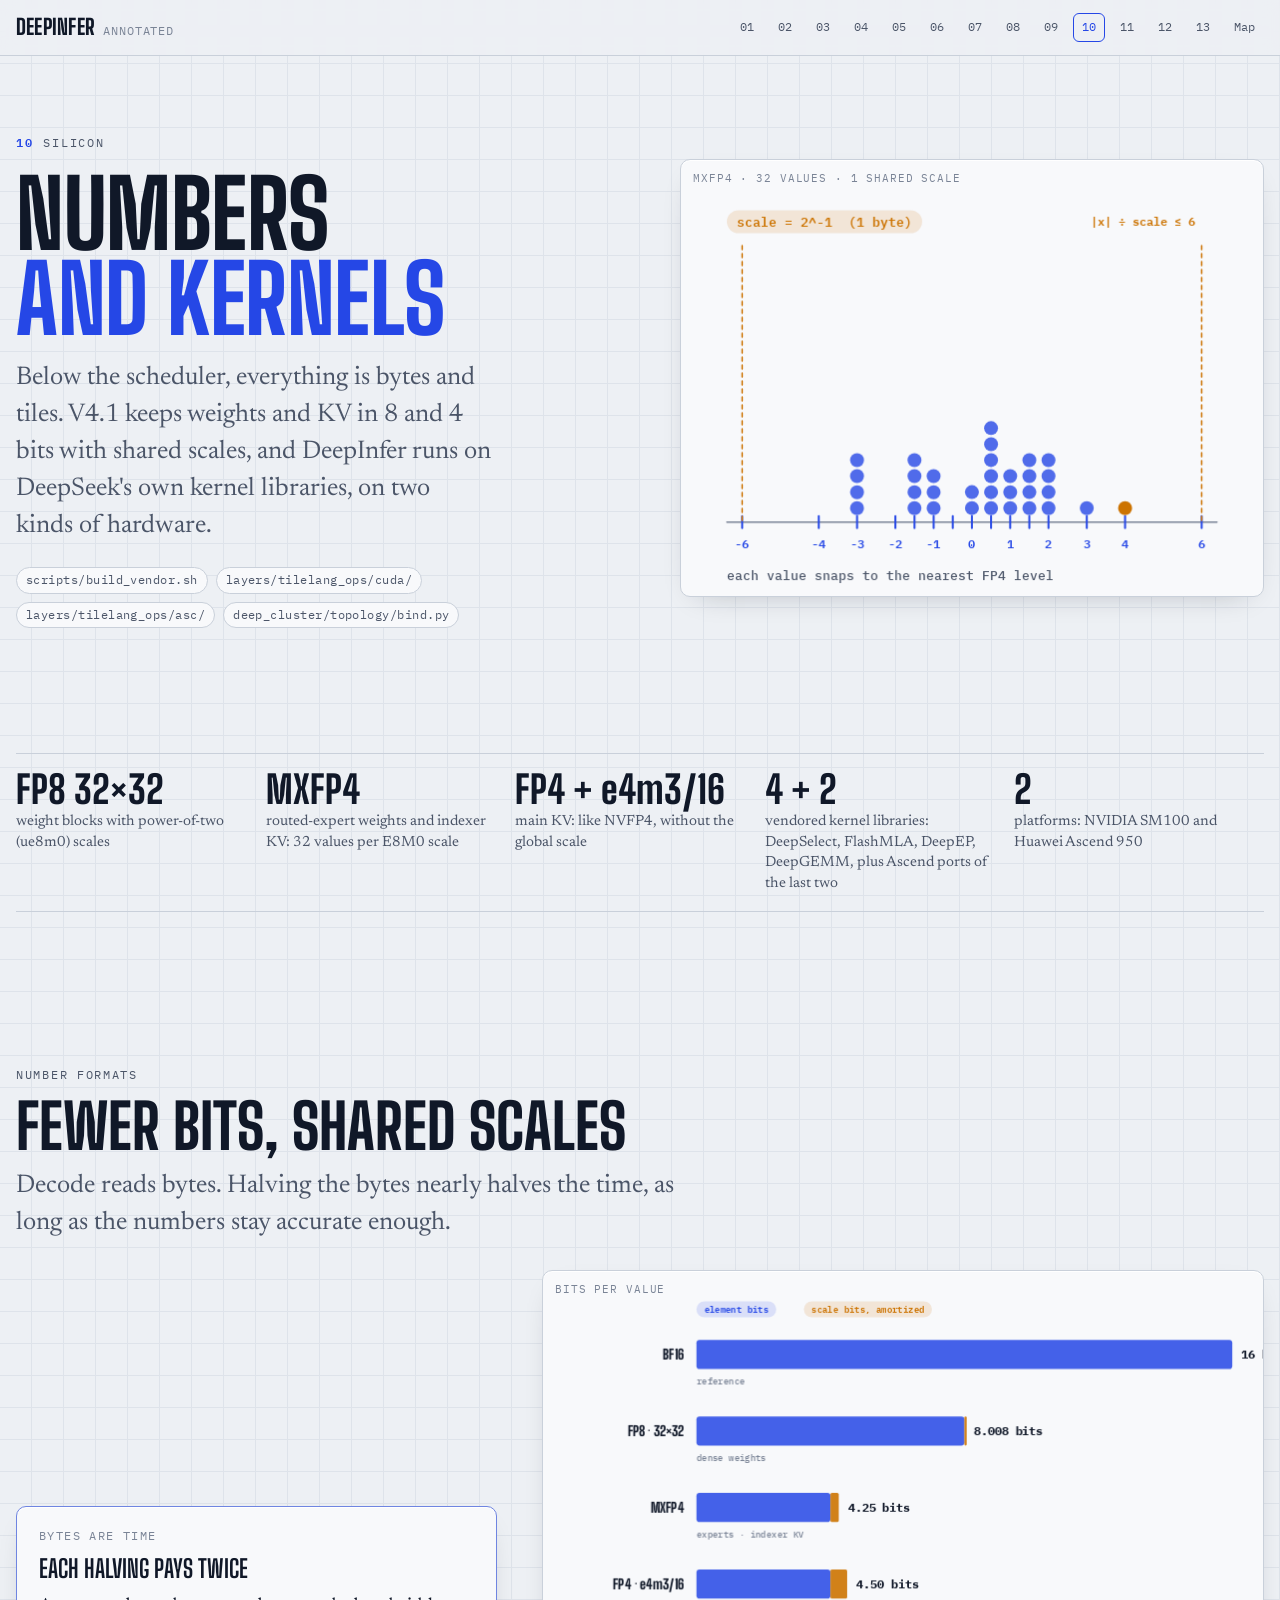
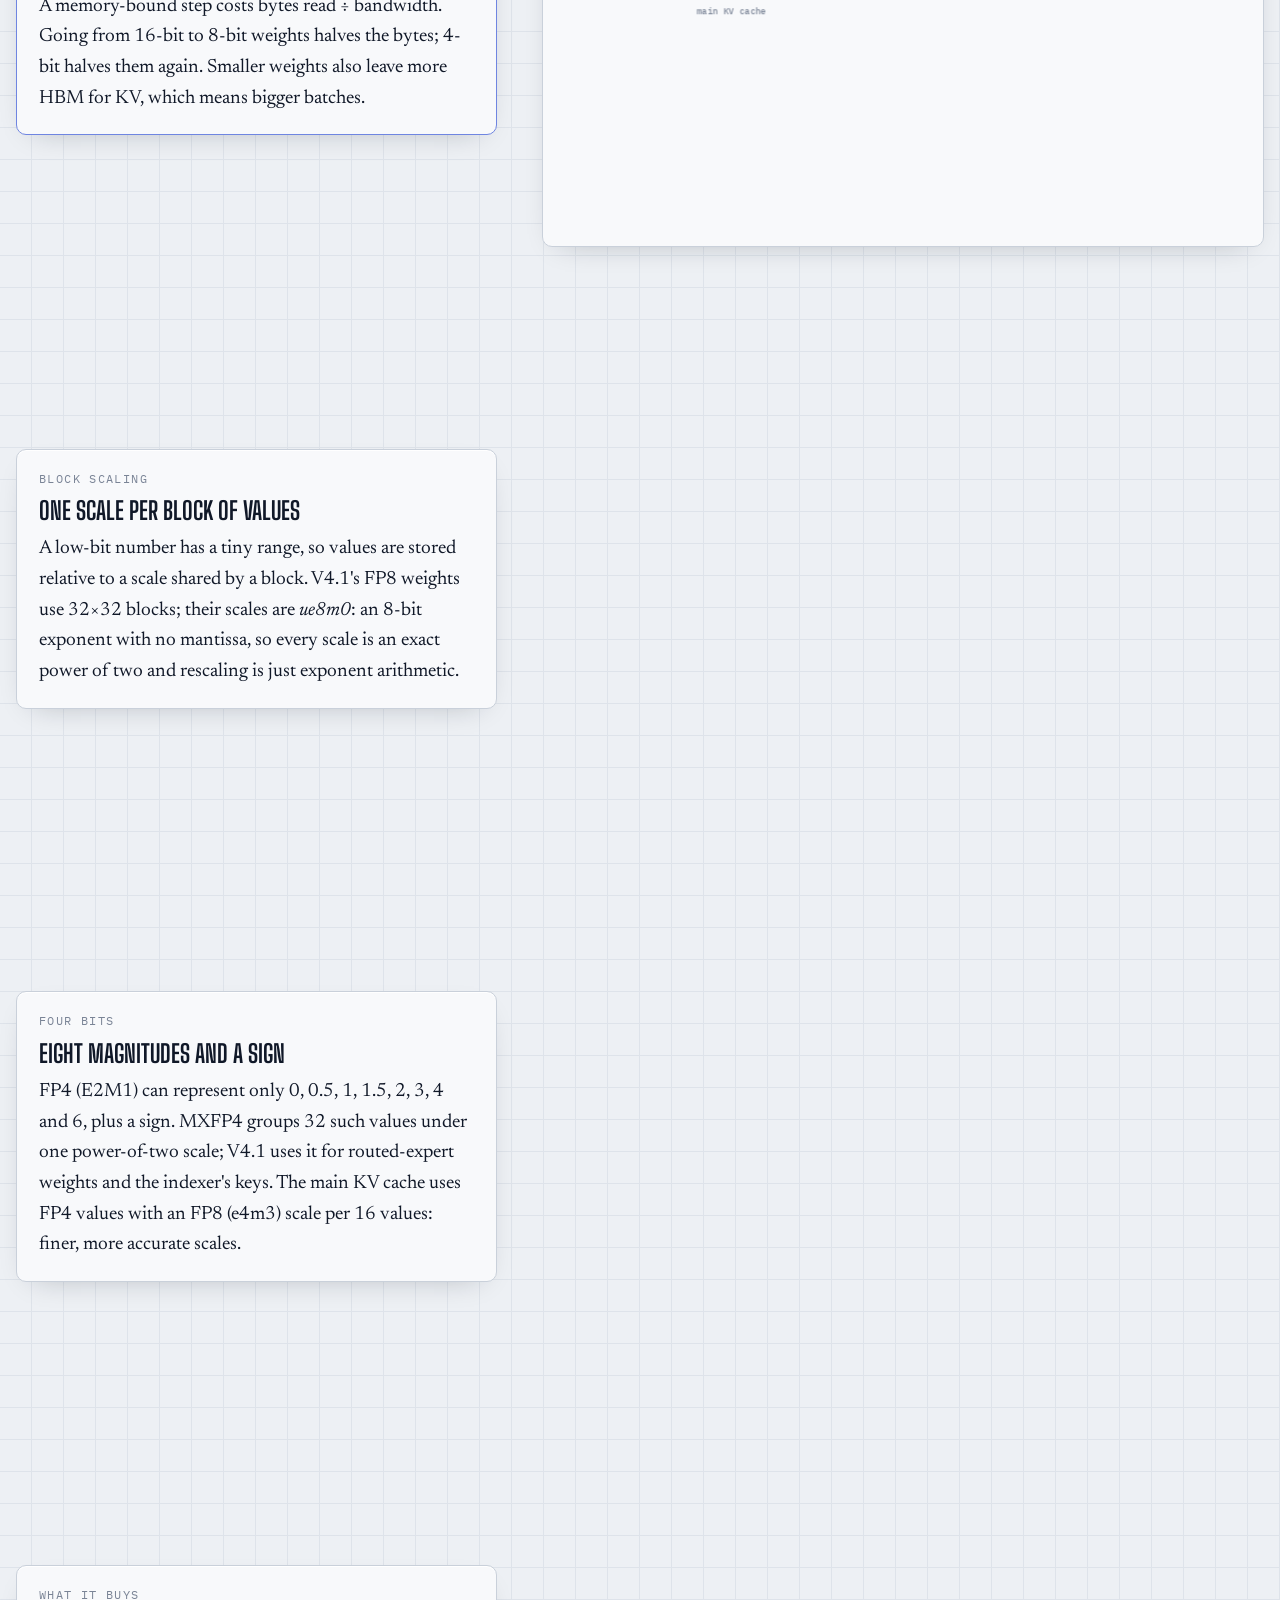
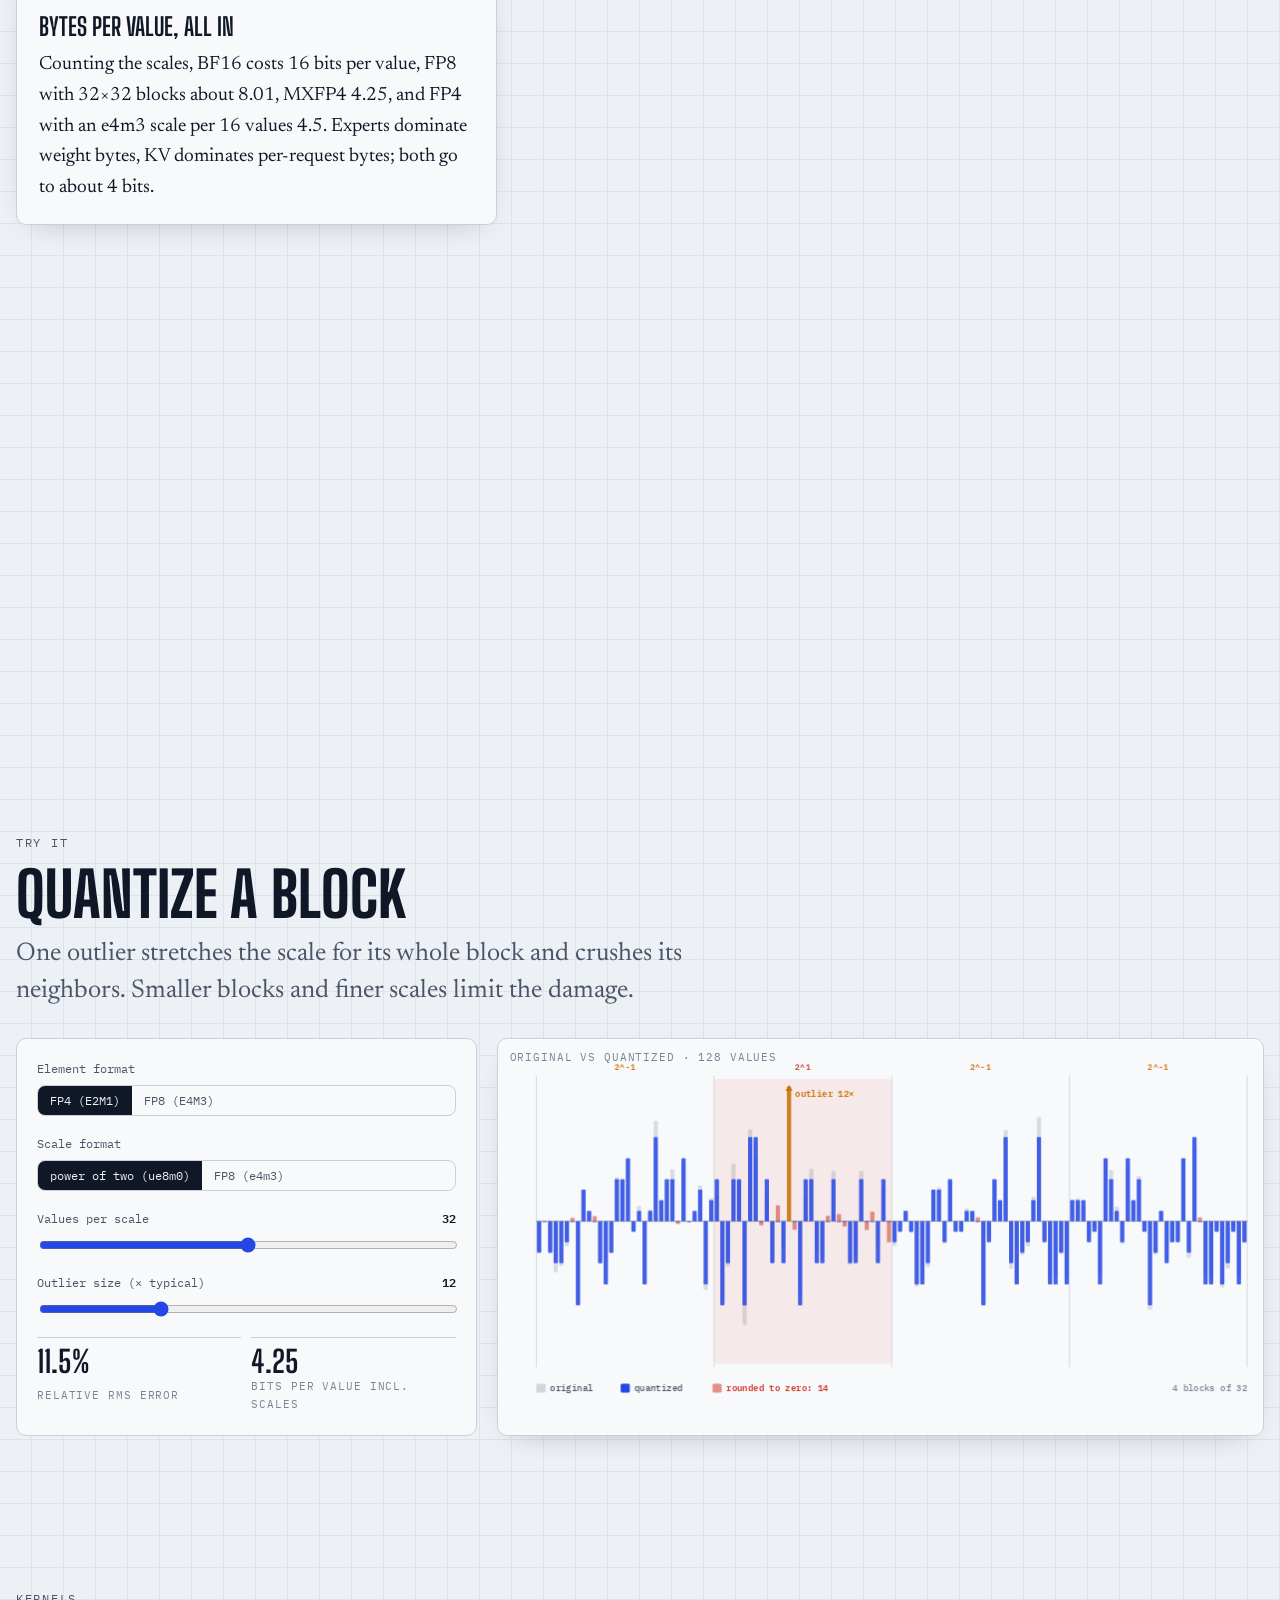
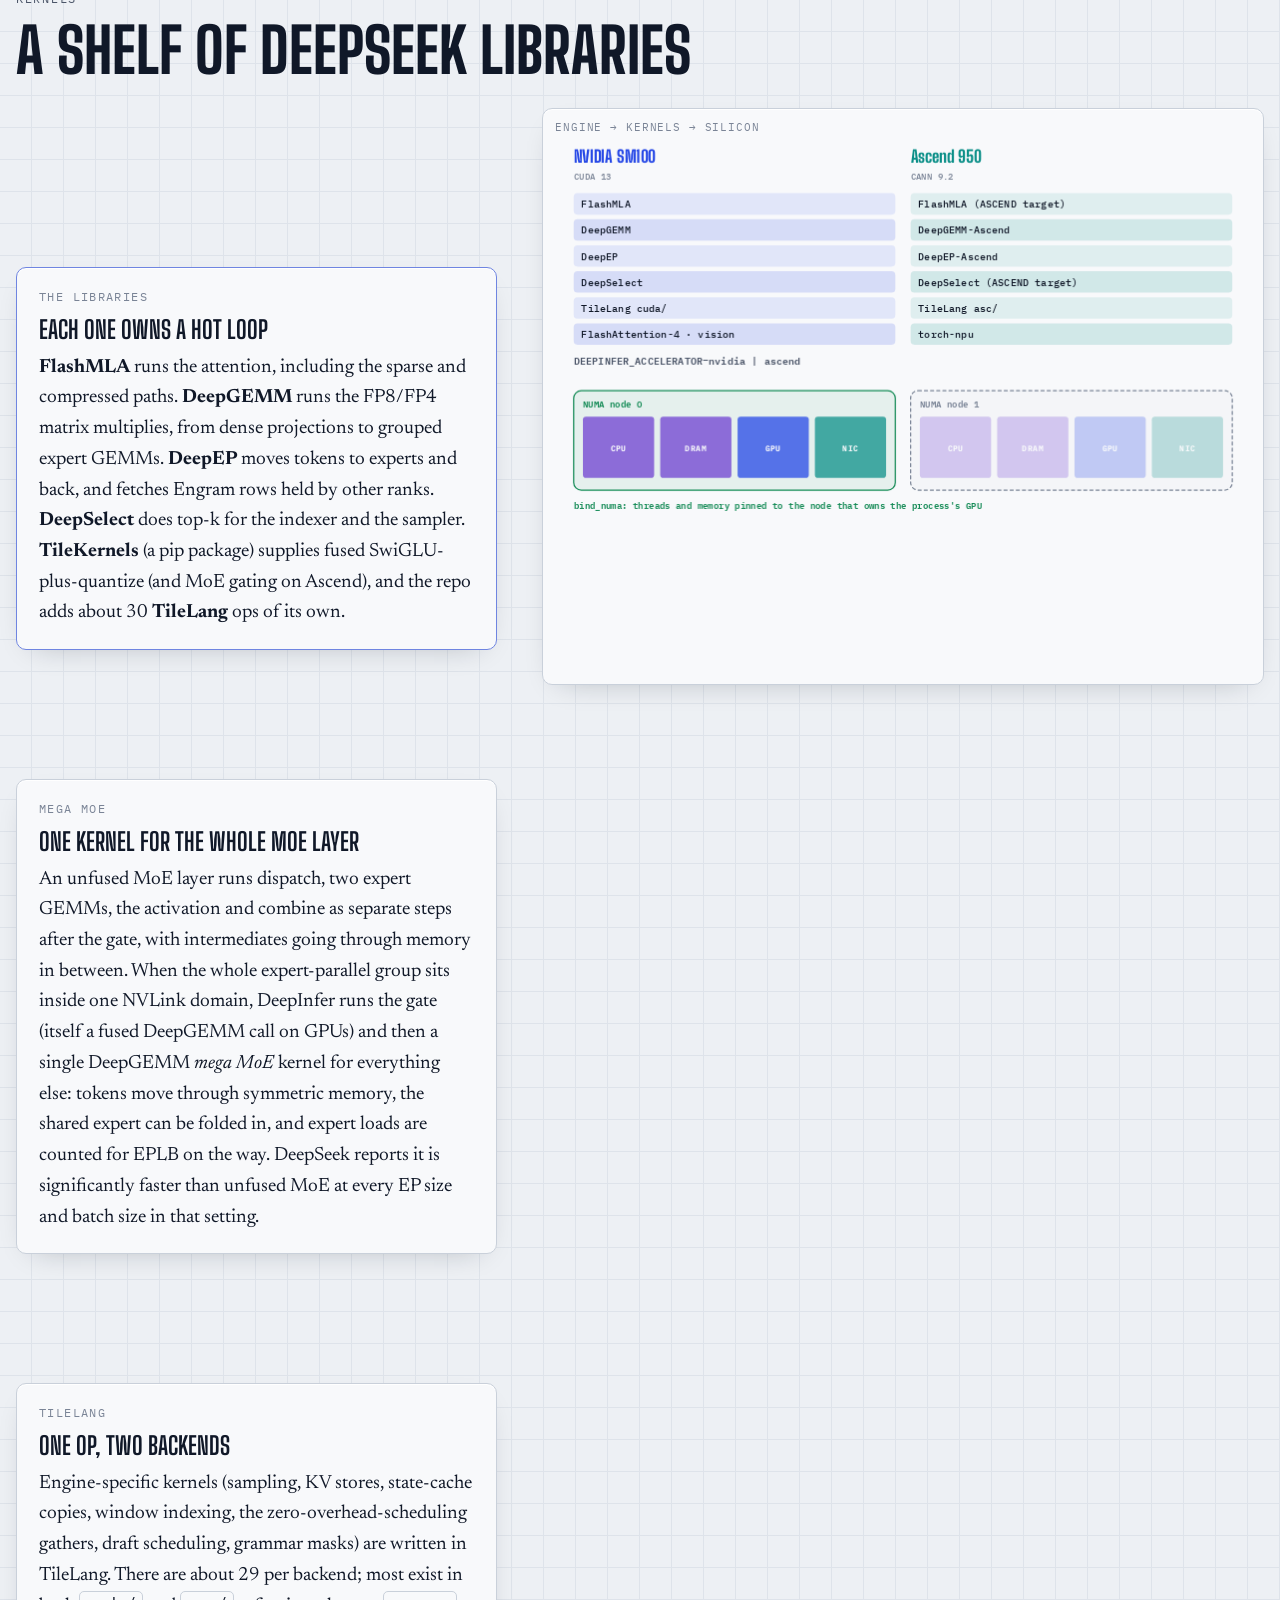
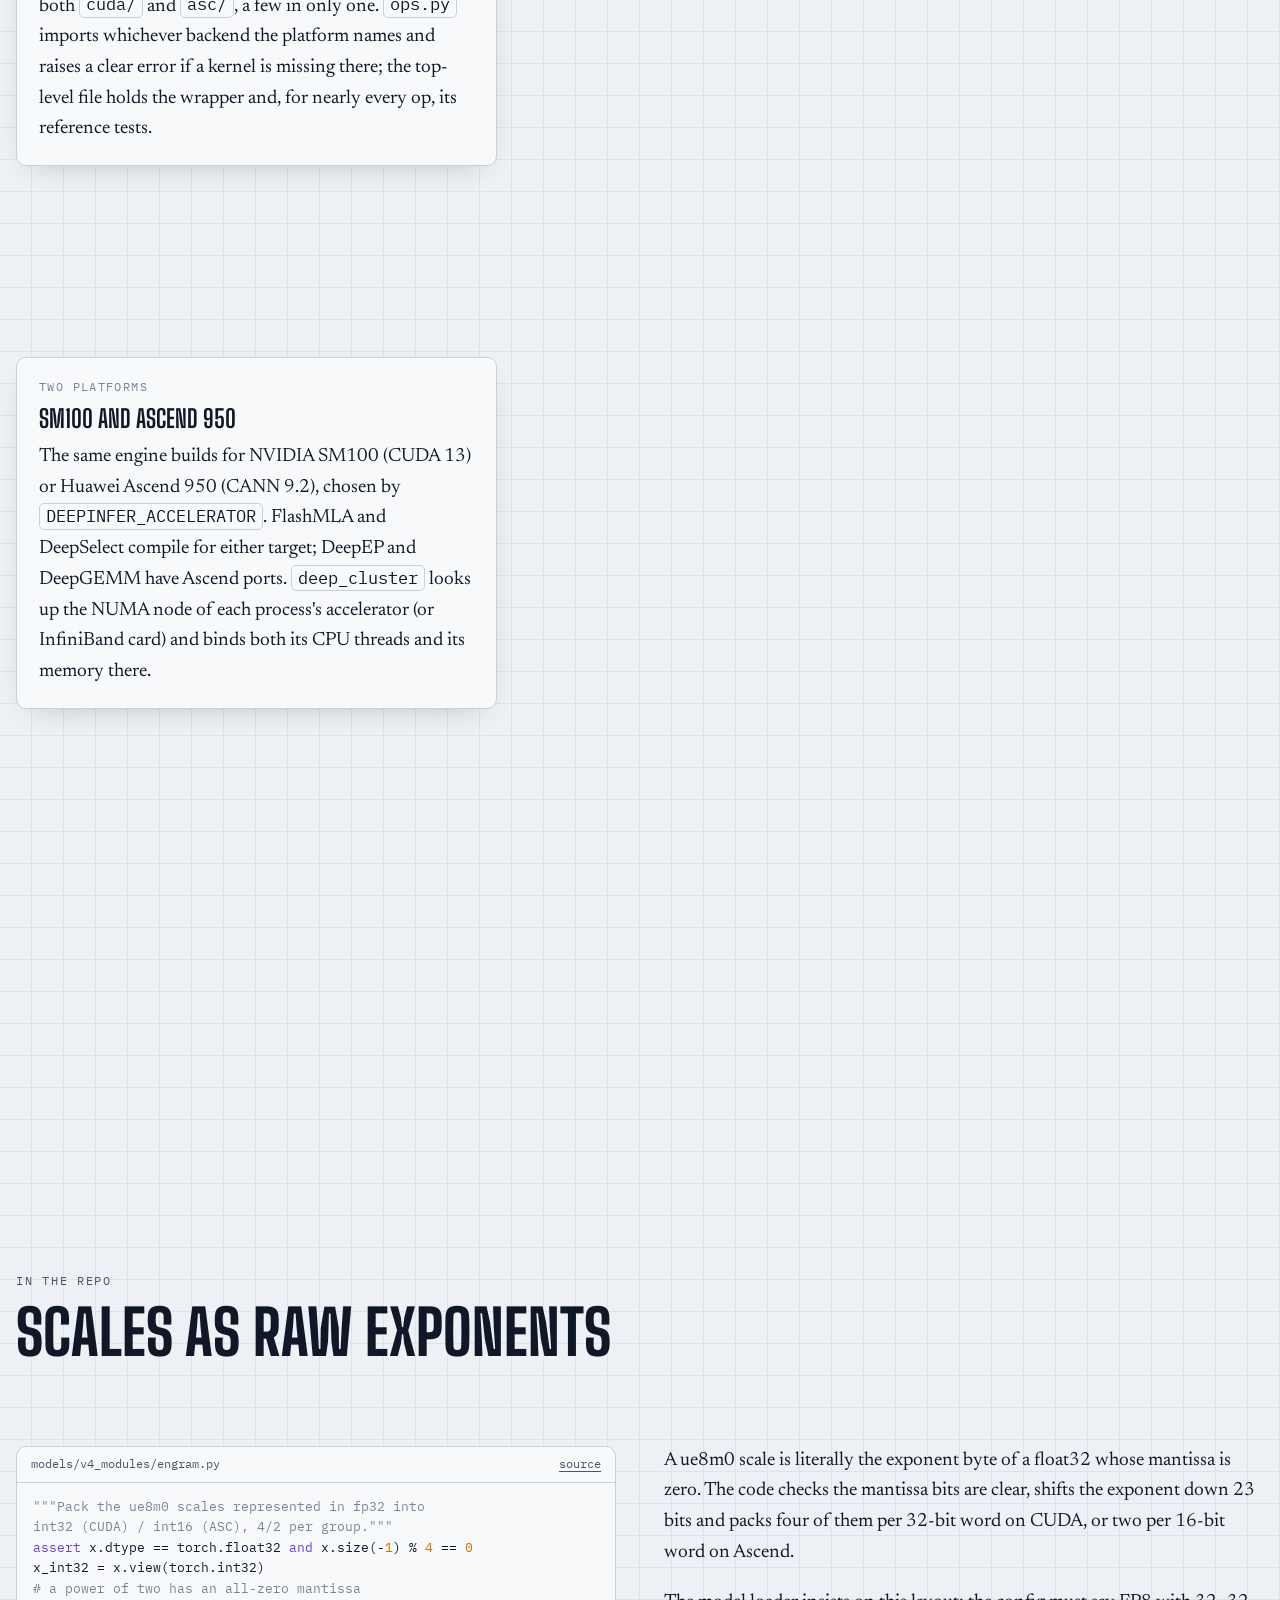
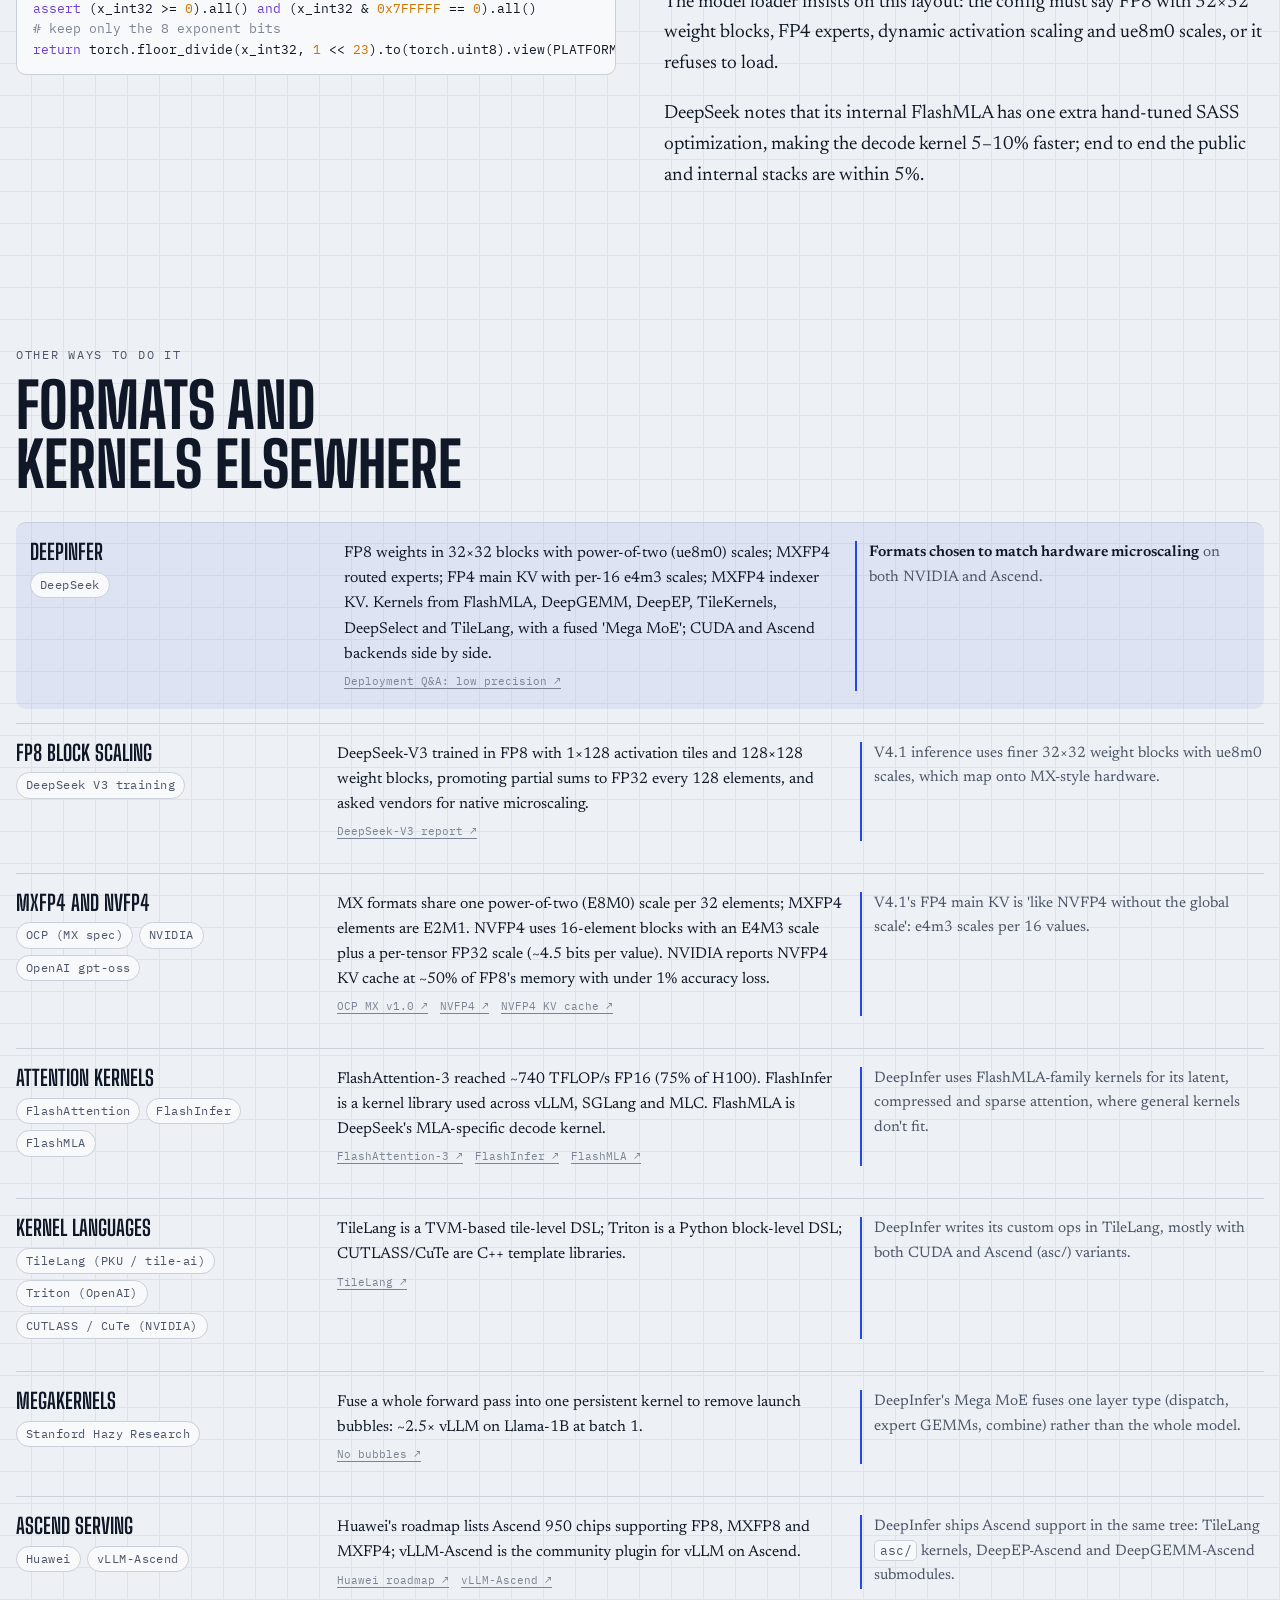
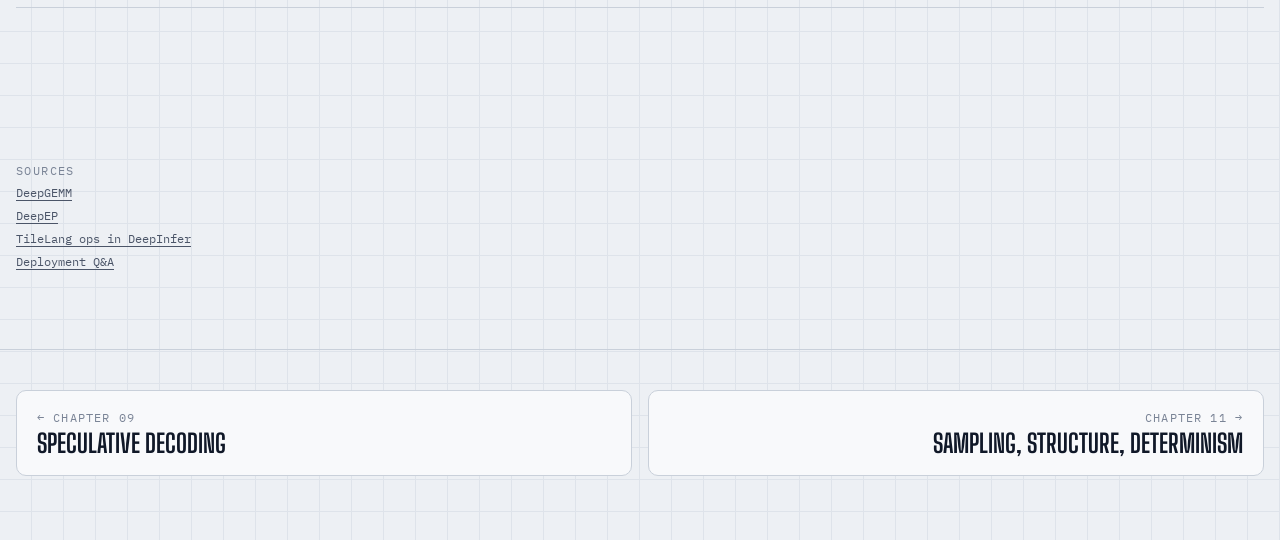
<file: kernels.html>
<!doctype html>
<html lang="en">
<head>
<meta charset="utf-8">
<meta name="viewport" content="width=device-width, initial-scale=1, viewport-fit=cover">
<title>Numbers and kernels · DeepInfer Annotated</title>
<meta name="claude:viewport-fit-sides" content="cover">
<link rel="preconnect" href="https://fonts.googleapis.com">
<link rel="preconnect" href="https://fonts.gstatic.com" crossorigin>
<link rel="stylesheet" href="https://fonts.googleapis.com/css2?family=Big+Shoulders+Display:wght@600;700;800&family=IBM+Plex+Mono:wght@400;500;600&family=Newsreader:ital,opsz,wght@0,6..72,400;0,6..72,500;0,6..72,600;1,6..72,400&display=swap">
<link rel="stylesheet" href="atlas.css">
</head>
<body>
<header class="bar">
  <div class="wrap">
    <a class="brand" href="index.html"><b>DeepInfer</b><span>annotated</span></a>
    <nav aria-label="Chapters">
      <a class="num" href="loop.html" title="The generation loop">01</a>
      <a class="num" href="model.html" title="The model it serves">02</a>
      <a class="num" href="engine.html" title="Anatomy of the engine">03</a>
      <a class="num" href="memory.html" title="KV memory">04</a>
      <a class="num" href="scheduling.html" title="Scheduling a step">05</a>
      <a class="num" href="parallelism.html" title="One model, many GPUs">06</a>
      <a class="num" href="cluster.html" title="The cluster around it">07</a>
      <a class="num" href="replay.html" title="Bounded replay">08</a>
      <a class="num" href="speculation.html" title="Speculative decoding">09</a>
      <a class="num" href="kernels.html" aria-current="page" title="Numbers and kernels">10</a>
      <a class="num" href="sampling.html" title="Sampling, structure, determinism">11</a>
      <a class="num" href="frontdoor.html" title="The front door">12</a>
      <a class="num" href="measure.html" title="Measuring it">13</a>
      <a href="index.html">Map</a>
    </nav>
  </div>
  <div class="progress"></div>
</header>
<main>
  <section class="hero">
    <div class="wrap">
      <div>
        <span class="eyebrow"><span class="n">10</span> Silicon</span>
        <h1>Numbers <em>and kernels</em></h1>
        <p class="dek">Below the scheduler, everything is bytes and tiles. V4.1 keeps weights and KV in 8 and 4 bits with shared scales, and DeepInfer runs on DeepSeek's own kernel libraries, on two kinds of hardware.</p>
        <div class="files">
          <span class="tag">scripts/build_vendor.sh</span>
          <span class="tag">layers/tilelang_ops/cuda/</span>
          <span class="tag">layers/tilelang_ops/asc/</span>
          <span class="tag">deep_cluster/topology/bind.py</span>
        </div>
      </div>
      <div class="board stage-card" data-stage="micro" data-label="Thirty-two values scattered along a number line slide onto the few levels FP4 can represent and stack up, after one power-of-two scale is chosen from the largest value.">
        <span class="ruler">MXFP4 · 32 values · 1 shared scale</span>
      </div>
    </div>
  </section>

  <section class="section">
    <div class="wrap">
      <div class="facts">
        <div><b>FP8 32×32</b><span>weight blocks with power-of-two (ue8m0) scales</span></div>
        <div><b>MXFP4</b><span>routed-expert weights and indexer KV: 32 values per E8M0 scale</span></div>
        <div><b>FP4 + e4m3/16</b><span>main KV: like NVFP4, without the global scale</span></div>
        <div><b>4 + 2</b><span>vendored kernel libraries: DeepSelect, FlashMLA, DeepEP, DeepGEMM, plus Ascend ports of the last two</span></div>
        <div><b>2</b><span>platforms: NVIDIA SM100 and Huawei Ascend 950</span></div>
      </div>
    </div>
  </section>

  <section class="section" id="formats">
    <div class="wrap">
      <header>
        <span class="eyebrow">Number formats</span>
        <h2>Fewer bits, shared scales</h2>
        <p class="lede">Decode reads bytes. Halving the bytes nearly halves the time, as long as the numbers stay accurate enough.</p>
      </header>
      <div class="scrolly" data-scrolly>
        <div class="beats">
          <div class="beat"><div class="card"><span class="k">Bytes are time</span><h4>Each halving pays twice</h4><p>A memory-bound step costs bytes read ÷ bandwidth. Going from 16-bit to 8-bit weights halves the bytes; 4-bit halves them again. Smaller weights also leave more HBM for KV, which means bigger batches.</p></div></div>
          <div class="beat"><div class="card"><span class="k">Block scaling</span><h4>One scale per block of values</h4><p>A low-bit number has a tiny range, so values are stored relative to a scale shared by a block. V4.1's FP8 weights use 32×32 blocks; their scales are <i>ue8m0</i>: an 8-bit exponent with no mantissa, so every scale is an exact power of two and rescaling is just exponent arithmetic.</p></div></div>
          <div class="beat"><div class="card"><span class="k">Four bits</span><h4>Eight magnitudes and a sign</h4><p>FP4 (E2M1) can represent only 0, 0.5, 1, 1.5, 2, 3, 4 and 6, plus a sign. MXFP4 groups 32 such values under one power-of-two scale; V4.1 uses it for routed-expert weights and the indexer's keys. The main KV cache uses FP4 values with an FP8 (e4m3) scale per 16 values: finer, more accurate scales.</p></div></div>
          <div class="beat"><div class="card"><span class="k">What it buys</span><h4>Bytes per value, all in</h4><p>Counting the scales, BF16 costs 16 bits per value, FP8 with 32×32 blocks about 8.01, MXFP4 4.25, and FP4 with an e4m3 scale per 16 values 4.5. Experts dominate weight bytes, KV dominates per-request bytes; both go to about 4 bits.</p></div></div>
        </div>
        <div class="stick"><div class="board" data-stage="fmt" data-label="Bars showing bytes per value for BF16, FP8, MXFP4 and FP4; a block of values sharing one scale; the FP4 number line with its eight magnitudes; a table of bits per value including scales."><span class="ruler">bits per value</span></div></div>
      </div>
    </div>
  </section>

  <section class="section" id="lab">
    <div class="wrap">
      <header>
        <span class="eyebrow">Try it</span>
        <h2>Quantize a block</h2>
        <p class="lede">One outlier stretches the scale for its whole block and crushes its neighbors. Smaller blocks and finer scales limit the damage.</p>
      </header>
      <div class="lab">
        <div class="controls" id="q-ctl">
          <div class="ctl"><label>Element format</label>
            <div class="seg" id="qfmt"><button type="button" value="fp4" aria-pressed="true">FP4 (E2M1)</button><button type="button" value="fp8" aria-pressed="false">FP8 (E4M3)</button></div>
          </div>
          <div class="ctl"><label>Scale format</label>
            <div class="seg" id="qscale"><button type="button" value="ue8m0" aria-pressed="true">power of two (ue8m0)</button><button type="button" value="e4m3" aria-pressed="false">FP8 (e4m3)</button></div>
          </div>
          <div class="ctl"><label for="qblock">Values per scale <output for="qblock">32</output></label><input type="range" id="qblock" min="3" max="7" step="1" value="5"></div>
          <div class="ctl"><label for="qout">Outlier size (× typical) <output for="qout">12</output></label><input type="range" id="qout" min="1" max="40" step="1" value="12"></div>
          <div class="readout">
            <div><b id="q-err">–</b><span>relative RMS error</span></div>
            <div><b id="q-bits">–</b><span>bits per value incl. scales</span></div>
          </div>
        </div>
        <div class="board" data-stage="quant" data-label="128 values as thin bars with their quantized versions overlaid, grouped into scale blocks; the outlier's block shows its small values collapsing to zero."><span class="ruler">original vs quantized · 128 values</span></div>
      </div>
    </div>
  </section>

  <section class="section" id="kernels">
    <div class="wrap">
      <header>
        <span class="eyebrow">Kernels</span>
        <h2>A shelf of DeepSeek libraries</h2>
      </header>
      <div class="scrolly" data-scrolly>
        <div class="beats">
          <div class="beat"><div class="card"><span class="k">The libraries</span><h4>Each one owns a hot loop</h4><p><b>FlashMLA</b> runs the attention, including the sparse and compressed paths. <b>DeepGEMM</b> runs the FP8/FP4 matrix multiplies, from dense projections to grouped expert GEMMs. <b>DeepEP</b> moves tokens to experts and back, and fetches Engram rows held by other ranks. <b>DeepSelect</b> does top-k for the indexer and the sampler. <b>TileKernels</b> (a pip package) supplies fused SwiGLU-plus-quantize (and MoE gating on Ascend), and the repo adds about 30 <b>TileLang</b> ops of its own.</p></div></div>
          <div class="beat"><div class="card"><span class="k">Mega MoE</span><h4>One kernel for the whole MoE layer</h4><p>An unfused MoE layer runs dispatch, two expert GEMMs, the activation and combine as separate steps after the gate, with intermediates going through memory in between. When the whole expert-parallel group sits inside one NVLink domain, DeepInfer runs the gate (itself a fused DeepGEMM call on GPUs) and then a single DeepGEMM <i>mega MoE</i> kernel for everything else: tokens move through symmetric memory, the shared expert can be folded in, and expert loads are counted for EPLB on the way. DeepSeek reports it is significantly faster than unfused MoE at every EP size and batch size in that setting.</p></div></div>
          <div class="beat"><div class="card"><span class="k">TileLang</span><h4>One op, two backends</h4><p>Engine-specific kernels (sampling, KV stores, state-cache copies, window indexing, the zero-overhead-scheduling gathers, draft scheduling, grammar masks) are written in TileLang. There are about 29 per backend; most exist in both <code>cuda/</code> and <code>asc/</code>, a few in only one. <code>ops.py</code> imports whichever backend the platform names and raises a clear error if a kernel is missing there; the top-level file holds the wrapper and, for nearly every op, its reference tests.</p></div></div>
          <div class="beat"><div class="card"><span class="k">Two platforms</span><h4>SM100 and Ascend 950</h4><p>The same engine builds for NVIDIA SM100 (CUDA 13) or Huawei Ascend 950 (CANN 9.2), chosen by <code>DEEPINFER_ACCELERATOR</code>. FlashMLA and DeepSelect compile for either target; DeepEP and DeepGEMM have Ascend ports. <code>deep_cluster</code> looks up the NUMA node of each process's accelerator (or InfiniBand card) and binds both its CPU threads and its memory there.</p></div></div>
        </div>
        <div class="stick"><div class="board" data-stage="shelf" data-label="The engine on top of its kernel libraries mapped to the operations they serve; an unfused MoE pipeline after the gate collapsing into one mega MoE kernel; a TileLang op forking into cuda and asc files; the two hardware platforms and NUMA binding."><span class="ruler">engine → kernels → silicon</span></div></div>
      </div>
    </div>
  </section>

  <section class="section" id="code">
    <div class="wrap stack">
      <header>
        <span class="eyebrow">In the repo</span>
        <h2>Scales as raw exponents</h2>
      </header>
      <div class="split">
        <div class="code">
          <div class="hd"><span>models/v4_modules/engram.py</span><a href="https://github.com/deepseek-ai/DeepInfer/blob/main/deepinfer/model_executor/models/v4_modules/engram.py" target="_blank" rel="noopener">source</a></div>
<pre><span class="c">"""Pack the ue8m0 scales represented in fp32 into</span>
<span class="c">int32 (CUDA) / int16 (ASC), 4/2 per group."""</span>
<span class="k">assert</span> x.dtype == torch.float32 <span class="k">and</span> x.size(-<span class="n">1</span>) % <span class="n">4</span> == <span class="n">0</span>
x_int32 = x.view(torch.int32)
<span class="c"># a power of two has an all-zero mantissa</span>
<span class="k">assert</span> (x_int32 &gt;= <span class="n">0</span>).all() <span class="k">and</span> (x_int32 &amp; <span class="n">0x7FFFFF</span> == <span class="n">0</span>).all()
<span class="c"># keep only the 8 exponent bits</span>
<span class="k">return</span> torch.floor_divide(x_int32, <span class="n">1</span> &lt;&lt; <span class="n">23</span>).to(torch.uint8).view(PLATFORM.fp8_sf_type)</pre>
        </div>
        <div class="prose">
          <p>A ue8m0 scale is literally the exponent byte of a float32 whose mantissa is zero. The code checks the mantissa bits are clear, shifts the exponent down 23 bits and packs four of them per 32-bit word on CUDA, or two per 16-bit word on Ascend.</p>
          <p>The model loader insists on this layout: the config must say FP8 with 32×32 weight blocks, FP4 experts, dynamic activation scaling and ue8m0 scales, or it refuses to load.</p>
          <p>DeepSeek notes that its internal FlashMLA has one extra hand-tuned SASS optimization, making the decode kernel 5–10% faster; end to end the public and internal stacks are within 5%.</p>
        </div>
      </div>
    </div>
  </section>

  <section class="section" id="others">
    <div class="wrap">
      <header>
        <span class="eyebrow">Other ways to do it</span>
        <h2>Formats and kernels elsewhere</h2>
      </header>
      <div class="compare" id="alts-kernels"></div>
    </div>
  </section>

  <section class="section">
    <div class="wrap"><div class="sources" id="sources-kernels"></div></div>
  </section>

</main>
<nav class="next" aria-label="Chapter navigation">
  <div class="wrap">
    <a href="speculation.html"><span>← Chapter 09</span><b>Speculative decoding</b></a>
    <a class="fwd" href="sampling.html"><span>Chapter 11 →</span><b>Sampling, structure, determinism</b></a>
  </div>
</nav>
<script src="atlas.js"></script>
<script src="alts.js"></script>
<script>
(function () {
  const { ramp, ease, clamp, lerp, rng } = Atlas;
  const FP4 = [0, 0.5, 1, 1.5, 2, 3, 4, 6];
  function q4(v) { // nearest E2M1 magnitude, keep sign
    const m = Math.abs(v); let best = 0, d = 1e9;
    FP4.forEach((l) => { if (Math.abs(m - l) < d) { d = Math.abs(m - l); best = l; } });
    return Math.sign(v) * best;
  }
  function q8(v) { // nearest E4M3 (OCP fn variant, max 448)
    const m = Math.abs(v); if (m === 0) return 0;
    const e = Math.max(-6, Math.floor(Math.log2(m))), step = Math.pow(2, e - 3);
    return Math.sign(v) * Math.min(448, Math.round(m / step) * step);
  }
  function gauss(R) { const u = Math.max(1e-9, R()), v = R(); return Math.sqrt(-2 * Math.log(u)) * Math.cos(2 * Math.PI * v); }
  function quantize(xs, block, elem, scaleFmt) {
    const maxE = elem === "fp4" ? 6 : 448, qe = elem === "fp4" ? q4 : q8;
    const out = [], scales = [];
    for (let b0 = 0; b0 < xs.length; b0 += block) {
      const blk = xs.slice(b0, b0 + block), amax = Math.max(...blk.map(Math.abs), 1e-12);
      let sc = amax / maxE;
      sc = scaleFmt === "ue8m0" ? Math.pow(2, Math.ceil(Math.log2(sc))) : q8(sc) || sc;
      if (amax / sc > maxE * 1.0001) sc = amax / maxE; // keep in range if e4m3 rounding dipped
      scales.push(sc);
      blk.forEach((v) => out.push(qe(v / sc) * sc));
    }
    return { out, scales };
  }

  /* ---------------- hero: a block snapping to FP4 ---------------- */
  Atlas.scene("micro", (g, s) => {
    const { W, H } = g;
    const cyc = 6.5, k = Math.floor(s.t / cyc), tt = s.t % cyc;
    const R = rng(11 + k);
    const xs = []; for (let i = 0; i < 32; i++) xs.push(gauss(R) * (0.6 + 0.5 * R()));
    const amax = Math.max(...xs.map(Math.abs)), e = Math.ceil(Math.log2(amax / 6)), sc = Math.pow(2, e);
    const x0 = 46, x1 = W - 46, ly = H - 74, sx = (v) => (x0 + x1) / 2 + (v / 6.4) * (x1 - x0) / 2;
    const ph = ease(clamp((tt - 2.2) / 1.1)), showLv = ramp(tt, 1.2, 0.5);
    // number line + representable levels
    g.line(x0, ly, x1, ly, { color: "ink-3", lw: 1.5 });
    const lv = []; FP4.forEach((l) => { lv.push(l); if (l) lv.push(-l); });
    lv.forEach((l) => {
      g.line(sx(l), ly - 6, sx(l), ly + 6, { color: "compute", lw: 2, a: 0.35 + 0.65 * showLv });
      if (Math.abs(l) % 1 === 0 || Math.abs(l) === 0.5 && false) g.text(String(l), sx(l), ly + 26, { size: 12, color: "compute", align: "center", weight: 600, a: showLv });
    });
    // stack heights per level after snapping
    const stack = new Map(), r = Math.min(7, (H - 140) / 22);
    const bySnap = xs.map((v) => { const q = q4(v / sc); const c = stack.get(q) || 0; stack.set(q, c + 1); return [q, c]; });
    xs.forEach((v, i) => {
      const xv = v / sc, [q, c] = bySnap[i];
      const yScatter = ly - 30 - ((i * 7) % 16) * (r * 1.25) - 6;
      const ySnap = ly - 14 - c * (r * 2.3);
      const x = lerp(sx(xv), sx(q), ph), y = lerp(yScatter, ySnap, ph);
      const isMax = Math.abs(v) === amax;
      const appear = ramp(tt, 0.05 + i * 0.02, 0.25);
      g.circle(x, y, r, { fill: isMax ? "memory" : "compute", a: appear * (isMax ? 1 : 0.8) });
      if (ph > 0.05 && ph < 0.999) g.line(sx(xv), yScatter, x, y, { color: "compute", lw: 1, a: 0.25 * (1 - ph) });
    });
    // amax marker
    const mx = sx(xs.find((v) => Math.abs(v) === amax) / sc);
    const ma = ramp(tt, 1.0, 0.4) * (1 - ramp(tt, 5.6, 0.5));
    g.line(sx(6), 86, sx(6), ly, { color: "memory", lw: 1.5, dash: [4, 4], a: ma });
    g.line(sx(-6), 86, sx(-6), ly, { color: "memory", lw: 1.5, dash: [4, 4], a: ma });
    g.text("|x| ÷ scale ≤ 6", sx(6) - 6, 66, { size: 12, color: "memory", align: "right", weight: 600, a: ma });
    const lab = tt < 1.2 ? "32 values from one block" : tt < 2.2 ? "the largest |x| picks a power-of-two scale" : "each value snaps to the nearest FP4 level";
    g.text(lab, x0, H - 16, { size: 13, color: "ink-2" });
    g.chip(x0, 62, `scale = 2^${e}  (1 byte)`, "memory", { size: 13, a: ramp(tt, 1.2, 0.4) });
    void mx;
  }, { anim: true, restT: 4.2, zoom: 1.0, minW: 540 });

  /* ---------------- formats ---------------- */
  Atlas.scene("fmt", (g, s) => {
    const { W, H, narrow } = g;
    const a0 = s.solo(0), a1 = s.solo(1), a2 = s.solo(2), a3 = s.solo(3);
    if (a0 > 0.01) {
      const x0 = 150, x1 = W - 40, bw = x1 - x0;
      g.text("same weights, three precisions · one GPU's HBM (illustrative)", 40, 60, { size: 13, color: "ink-3", a: a0 });
      [["BF16", 16, 0.72], ["FP8", 8, 0.36], ["FP4", 4, 0.18]].forEach(([lab, bits, frac], i) => {
        const y = 100 + i * Math.max(96, (H - 200) / 3);
        const grow = ease(clamp((s.t % 6 - 0.3 - i * 0.25) / 0.8));
        g.text(lab, 40, y + 30, { size: 24, font: "display", weight: 800, color: "ink", a: a0 });
        g.text(bits + " bits", 40, y + 50, { size: 12, color: "ink-3", a: a0 });
        g.rect(x0, y, bw, 44, { stroke: "hair", lw: 1.5, r: 6, a: a0 });
        g.rect(x0, y, bw * frac, 44, { fill: "memory", r: 6, a: a0 * 0.85 });
        g.text("weights", x0 + 10, y + 27, { size: 13, color: "sheet", weight: 600, a: a0 });
        g.rect(x0 + bw * frac + 4, y, (bw * (1 - frac) - 4) * grow, 44, { fill: "net", r: 6, a: a0 * 0.35 });
        const kvLab = bw * (1 - frac) > g.tw("room for KV → bigger batches", 13, "mono", 600) + 30 ? "room for KV → bigger batches" : "KV";
        g.text(kvLab, x0 + bw * frac + 14, y + 27, { size: 13, color: "net", weight: 600, a: a0 * grow });
        g.rect(x0, y + 52, bw * frac * 0.5, 8, { fill: "compute", r: 3, a: a0 * 0.8 });
        if (i === 0) g.text("time to read the weights once", x0 + bw * frac * 0.5 + 10, y + 61, { size: 12, color: "compute", a: a0 });
      });
    }
    if (a1 > 0.01) {
      // a 128×128 weight tile split into 32×32 blocks
      const n = 4, size = Math.min(H - 220, narrow ? W - 100 : W * 0.42), cs = size / n, x0 = 50, y0 = 80;
      const R = rng(5);
      for (let i = 0; i < n; i++) for (let j = 0; j < n; j++) {
        const e = -2 - Math.floor(R() * 5), hot = i === 1 && j === 2;
        g.rect(x0 + j * cs + 2, y0 + i * cs + 2, cs - 4, cs - 4, { fill: "memory", r: 4, a: a1 * (hot ? 0.75 : 0.12 + 0.08 * ((i + j) % 2)) });
        g.text("2^" + e, x0 + j * cs + cs / 2, y0 + i * cs + cs / 2 + 5, { size: 13, color: hot ? "sheet" : "memory", align: "center", weight: 600, a: a1 });
      }
      g.dim(x0, x0 + cs, y0 - 18, "32", { a: a1, size: 12 });
      g.text("one 128 × 128 slice of a weight matrix", x0, y0 + size + 30, { size: 13, color: "ink-3", a: a1 });
      // bit layouts
      const bx = narrow ? 50 : x0 + size + 70, by = narrow ? y0 + size + 70 : y0 + 10, cw = narrow ? 34 : 38;
      const lay = (y, title, bits, note) => {
        g.text(title, bx, y, { size: 16, font: "display", weight: 800, color: "ink", a: a1 });
        bits.forEach(([ch, c], k) => {
          g.rect(bx + k * (cw + 3), y + 12, cw, cw, { fill: c, r: 4, a: a1 * 0.8 });
          g.text(ch, bx + k * (cw + 3) + cw / 2, y + 12 + cw * 0.66, { size: 14, color: "sheet", align: "center", weight: 700, a: a1 });
        });
        g.text(note, bx, y + cw + 34, { size: 12, color: "ink-2", a: a1 });
      };
      const E = (n_) => Array.from({ length: n_ }, () => ["e", "compute"]);
      lay(by, "ue8m0 · weight block scale", E(8), "8 exponent bits, no sign, no mantissa → exact power of two");
      lay(by + cw + 80, "e4m3 · FP8 value / KV scale", [["s", "ink-3"], ...E(4), ["m", "cpu"], ["m", "cpu"], ["m", "cpu"]], "sign, 4 exponent, 3 mantissa → max 448");
    }
    if (a2 > 0.01) {
      const x0 = 60, x1 = W - 60, y = 120, sx = (v) => x0 + (x1 - x0) * v / 6;
      g.line(x0, y, x1, y, { color: "ink-3", lw: 1.5, a: a2 });
      for (let v = 0; v <= 6; v += 0.25) g.line(sx(v), y - 4, sx(v), y + 4, { color: "hair", lw: 1, a: a2 });
      FP4.forEach((l, i) => {
        const p = ramp(s.t % 5, 0.3 + i * 0.12, 0.3);
        g.circle(sx(l), y, 9, { fill: "compute", stroke: "sheet", lw: 2, a: a2 * p });
        g.text(String(l), sx(l), y + 34, { size: 15, color: "compute", align: "center", weight: 700, a: a2 * p });
      });
      g.text("E2M1: every non-negative value FP4 can hold", x0, y - 30, { size: 14, color: "ink", weight: 600, a: a2 });
      g.text("(plus a sign bit)", x0 + g.tw("E2M1: every non-negative value FP4 can hold", 14, "mono", 600) + 10, y - 30, { size: 13, color: "ink-3", a: a2 });
      // block strips
      const strip = (yy, n, label, scaleLab, scaleCol, note) => {
        const cw = Math.min(22, (W - 160) / 34);
        g.text(label, x0, yy - 14, { size: 16, font: "display", weight: 800, color: "ink", a: a2 });
        let x = x0;
        for (let rep = 0; rep < 32 / n; rep++) {
          for (let k = 0; k < n; k++) { g.rect(x, yy, cw - 2, 26, { fill: "compute", r: 3, a: a2 * 0.5 }); x += cw; }
          g.rect(x + 2, yy - 4, cw * 1.6, 34, { fill: scaleCol, r: 4, a: a2 * 0.9 });
          g.text(scaleLab, x + 2 + cw * 0.8, yy + 18, { size: 11, color: "sheet", align: "center", weight: 700, a: a2 });
          x += cw * 1.6 + 8;
        }
        g.text(note, x0, yy + 52, { size: 13, color: "ink-2", a: a2 });
      };
      strip(y + 120, 32, "MXFP4 · experts, indexer keys", "E8", "memory", "32 × 4-bit values share one power-of-two scale");
      strip(y + 240, 16, "FP4 main KV", "e4m3", "cpu", "16 × 4-bit values per FP8 scale: like NVFP4, minus the per-tensor scale");
    }
    if (a3 > 0.01) {
      const rows = [
        ["BF16", 16, 0, "reference"],
        ["FP8 · 32×32", 8, 8 / 1024, "dense weights"],
        ["MXFP4", 4, 8 / 32, "experts · indexer KV"],
        ["FP4 · e4m3/16", 4, 8 / 16, "main KV cache"],
      ];
      const x0 = narrow ? 40 : 200, x1 = W - 40, sx = (v) => x0 + (x1 - x0) * v / 16;
      rows.forEach(([lab, eb, sb, use], i) => {
        const y = 90 + i * 100, grow = ease(clamp((s.t % 6 - i * 0.2) / 0.7));
        if (narrow) { g.text(lab, x0, y - 10, { size: 16, font: "display", weight: 800, color: "ink", a: a3 }); }
        else g.text(lab, x0 - 16, y + 26, { size: 18, font: "display", weight: 800, color: "ink", align: "right", a: a3 });
        g.rect(x0, y, (sx(eb) - x0) * grow, 38, { fill: "compute", r: 4, a: a3 * 0.85 });
        if (sb > 0) g.rect(sx(eb), y, Math.max(3, (sx(eb + sb) - sx(eb)) * grow), 38, { fill: "memory", r: 2, a: a3 * 0.9 });
        const tot = eb + sb;
        g.text((tot % 1 === 0 ? tot.toFixed(0) : tot.toFixed(tot < 8.1 && tot > 8 ? 3 : 2)) + " bits", sx(tot) + 12, y + 25, { size: 15, color: "ink", weight: 700, a: a3 * grow });
        g.text(use, x0, y + 58, { size: 12, color: "ink-3", a: a3 });
      });
      g.chip(x0, 50, "element bits", "compute", { size: 12, a: a3 });
      g.chip(x0 + 140, 50, "scale bits, amortized", "memory", { size: 12, a: a3 });
    }
  }, { anim: true, restT: 2.5 });

  /* ---------------- quantization lab ---------------- */
  const QN = 128;
  const QX = (() => { const R = rng(21); const a = []; for (let i = 0; i < QN; i++) a.push(gauss(R)); return a; })();
  Atlas.scene("quant", (g, s) => {
    const st = s.state; if (st.qblock === undefined) return;
    const block = Math.pow(2, st.qblock), elem = st.qfmt || "fp4", scaleFmt = st.qscale || "ue8m0";
    const OI = 45;
    const xs = QX.slice(); if (st.qout > 1) xs[OI] = st.qout;
    const { out, scales } = quantize(xs, block, elem, scaleFmt);
    let num = 0, den = 0, zeroed = 0;
    xs.forEach((v, i) => { num += (v - out[i]) ** 2; den += v * v; if (out[i] === 0 && Math.abs(v) > 0.05) zeroed++; });
    document.getElementById("q-err").textContent = (100 * Math.sqrt(num / den)).toFixed(1) + "%";
    const bits = (elem === "fp4" ? 4 : 8) + 8 / block;
    document.getElementById("q-bits").textContent = bits.toFixed(bits % 1 ? 3 : 0).replace(/0+$/, "").replace(/\.$/, "");
    const { W, H } = g;
    const x0 = 50, x1 = W - 20, mid = H * 0.46, clip = 3.2, hs = (H * 0.34) / clip;
    const bw = (x1 - x0) / QN;
    // block backgrounds
    for (let b = 0; b < QN / block; b++) {
      const bx = x0 + b * block * bw, inOut = OI >= b * block && OI < (b + 1) * block;
      if (inOut && st.qout > 3) g.rect(bx, mid - clip * hs - 10, block * bw, 2 * clip * hs + 20, { fill: "bad", r: 4, a: 0.08 });
      g.line(bx, mid - clip * hs - 14, bx, mid + clip * hs + 14, { color: "hair", lw: 1 });
      if (block >= 16) {
        const e = Math.log2(scales[b]);
        const lab = scaleFmt === "ue8m0" ? "2^" + Math.round(e) : scales[b].toPrecision(2);
        g.text(lab, bx + block * bw / 2, mid - clip * hs - 22, { size: 11, color: inOut && st.qout > 3 ? "bad" : "memory", align: "center", weight: 600 });
      }
    }
    g.line(x1, mid - clip * hs - 14, x1, mid + clip * hs + 14, { color: "hair", lw: 1 });
    g.line(x0, mid, x1, mid, { color: "ink-3", lw: 1 });
    xs.forEach((v, i) => {
      const x = x0 + i * bw + bw * 0.12, w = Math.max(1.5, bw * 0.76);
      const cv = clamp(v, -clip, clip), cq = clamp(out[i], -clip, clip);
      const dead = out[i] === 0 && Math.abs(v) > 0.05;
      g.rect(x, Math.min(mid, mid - cv * hs), w, Math.abs(cv * hs), { fill: dead ? "bad" : "ink-3", r: 1, a: dead ? 0.55 : 0.25 });
      g.rect(x, Math.min(mid, mid - cq * hs), w, Math.max(1, Math.abs(cq * hs)), { fill: i === OI && st.qout > 1 ? "memory" : "compute", r: 1, a: 0.85 });
    });
    if (st.qout > clip) {
      const x = x0 + OI * bw + bw / 2;
      g.head(x, mid - clip * hs - 2, -Math.PI / 2, { color: "memory", size: 9 });
      g.text("outlier " + st.qout + "×", x + 8, mid - clip * hs + 14, { size: 12, color: "memory", weight: 600 });
    }
    const ly = mid + clip * hs + 46;
    g.rect(x0, ly - 10, 12, 12, { fill: "ink-3", r: 2, a: 0.3 }); g.text("original", x0 + 18, ly, { size: 12, color: "ink-2" });
    g.rect(x0 + 110, ly - 10, 12, 12, { fill: "compute", r: 2 }); g.text("quantized", x0 + 128, ly, { size: 12, color: "ink-2" });
    g.rect(x0 + 230, ly - 10, 12, 12, { fill: "bad", r: 2, a: 0.55 }); g.text(`rounded to zero: ${zeroed}`, x0 + 248, ly, { size: 12, color: zeroed ? "bad" : "ink-2", weight: zeroed ? 600 : 500 });
    g.text(`${QN / block} block${QN / block > 1 ? "s" : ""} of ${block}`, x1, ly, { size: 12, color: "ink-3", align: "right" });
  }, { controls: "q-ctl", format: (id, v) => (id === "qblock" ? String(Math.pow(2, v)) : String(v)) });

  /* ---------------- kernel shelf ---------------- */
  Atlas.scene("shelf", (g, s) => {
    const { W, H, narrow } = g;
    const a0 = s.solo(0), a1 = s.solo(1), a2 = s.solo(2), a3 = s.solo(3);
    if (a0 > 0.01) {
      const libs = [
        ["FlashMLA", "attention", "sparse · compressed", "compute"],
        ["DeepGEMM", "matmuls", "dense · grouped · mega MoE", "compute"],
        ["DeepEP", "all-to-all", "dispatch · combine · Engram", "net"],
        ["DeepSelect", "top-k", "indexer · sampler", "cpu"],
        ["TileKernels", "SwiGLU + quant", "MoE gate on Ascend", "cpu"],
        ["TileLang ops", "engine glue", "~29 per backend", "memory"],
      ];
      const cols = narrow ? 2 : 3, gap = 16, bw = (W - 80 - gap * (cols - 1)) / cols, bh = narrow ? 92 : 104;
      g.box(40, 50, W - 80, 54, { color: "ink-3", title: "DeepInfer engine · model code", tsize: 20, a: a0, wash: 0.06 });
      const top = 150;
      libs.forEach(([name, what, sub, c], i) => {
        const r = Math.floor(i / cols), k = i % cols, x = 40 + k * (bw + gap), y = top + r * (bh + gap);
        const p = ramp(s.t % 6, 0.2 + i * 0.12, 0.35);
        g.box(x, y, bw, bh, { color: c, a: a0 * p });
        g.text(name, x + 14, y + 30, { size: 20, font: "display", weight: 800, color: "ink", a: a0 * p });
        g.text(what, x + 14, y + 54, { size: 14, color: c, weight: 600, a: a0 * p });
        g.text(sub, x + 14, y + 76, { size: 12, color: "ink-2", a: a0 * p });
        g.line(x + bw / 2, 104, x + bw / 2, y, { color: c, lw: 1, dash: [2, 4], a: a0 * p * 0.35 });
      });
      const rows = Math.ceil(libs.length / cols), by = top + rows * (bh + gap) + 10;
      g.rect(40, by, W - 80, 40, { fill: "ink", r: 6, a: a0 * 0.85 });
      g.text("SM100 GPU  ·  Ascend 950 NPU", W / 2, by + 26, { size: 15, color: "sheet", align: "center", weight: 600, a: a0 });
    }
    if (a1 > 0.01) {
      const steps = ["gate", "dispatch", "GEMM 1", "SwiGLU", "GEMM 2", "combine"];
      const x0 = 40, x1 = W - 40, n = steps.length, sw = (x1 - x0) / n;
      const fuse = ease(clamp(((s.t % 7) - 2.2) / 1.2));
      const y = Math.max(110, H * 0.17), hbm = y + Math.max(140, H * 0.24);
      g.text("unfused: gate, then five steps with intermediates through memory", x0, 70, { size: 14, color: "ink-2", a: a1 * (1 - fuse) });
      g.text("mega MoE: gate, then one launch inside the NVLink domain", x0, 70, { size: 14, color: "ok", weight: 600, a: a1 * fuse });
      steps.forEach((st, i) => {
        const xs = x0 + i * sw + 6, w = sw - 12;
        const fw = (x1 - x0 - sw) / (n - 1);
        const xf = i === 0 ? xs : lerp(xs, x0 + sw + (i - 1) * fw, fuse), wf = i === 0 ? w : lerp(w, fw + 0.5, fuse);
        g.rect(xf, y, wf, 64, { fill: i === 1 || i === 5 ? "net" : i === 0 ? "cpu" : "compute", r: i === 0 ? 8 : lerp(8, i === 1 || i === n - 1 ? 8 : 0, fuse), a: a1 * 0.8 });
        g.text(st, xf + wf / 2, y + 38, { size: narrow ? 12 : 14, color: "sheet", align: "center", weight: 700, a: a1 });
        if (i > 0 && i < n - 1) {
          const ax = xs + w + 6;
          g.curve([ax - 6, y + 66], [ax, 2 * (hbm + 2) - (y + 66)], [ax + 6, y + 66], { color: "memory", lw: 1.5, head: 7, a: a1 * (1 - fuse) });
        }
      });
      g.rect(x0, hbm - 8, x1 - x0, 22, { fill: "memory", r: 4, a: a1 * 0.25 * (1 - fuse) });
      g.text("HBM round-trips", x0 + 8, hbm + 8, { size: 12, color: "memory", weight: 600, a: a1 * (1 - fuse) });
      g.rect(x0 + sw - 4, y - 8, x1 - x0 - sw + 10, 80, { stroke: "ok", lw: 2.5, r: 12, a: a1 * fuse });
      g.text("gate: its own fused call", x0, y + 84, { size: 11, color: "cpu", a: a1 * fuse });
      ["tokens exchanged through symmetric memory (NVLink)", "shared expert can be folded in", "expert loads counted for EPLB on the way"].forEach((t, i) =>
        g.text("✓ " + t, x0, y + 120 + i * 24, { size: 13, color: "ok", a: a1 * ramp(fuse, 0.4 + i * 0.15, 0.3) }));
      // timeline
      const ty = Math.max(hbm + 80, H - 150), tl = (x1 - x0);
      g.text("one MoE layer, illustrative timeline", x0, ty - 18, { size: 12, color: "ink-3", a: a1 });
      let x = x0; const segs = [0.06, 0.16, 0.22, 0.05, 0.16, 0.12];
      segs.forEach((w, i) => { g.rect(x, ty, w * tl * 0.95 - 4, 22, { fill: i === 1 || i === 5 ? "net" : i === 0 ? "cpu" : "compute", r: 3, a: a1 * 0.7 }); x += w * tl * 0.95 + 6; });
      g.text("unfused", x + 8, ty + 16, { size: 12, color: "ink-2", a: a1 });
      g.rect(x0, ty + 36, tl * 0.06 * 0.95 - 4, 22, { fill: "cpu", r: 3, a: a1 * 0.7 * fuse });
      g.rect(x0 + tl * 0.057 + 2, ty + 36, tl * 0.52 * fuse, 22, { fill: "ok", r: 3, a: a1 * 0.8 });
      g.text("gate + mega MoE", x0 + tl * 0.057 + tl * 0.52 * fuse + 10, ty + 52, { size: 12, color: "ok", weight: 600, a: a1 * fuse });
      g.text("bar lengths are a sketch, not measurements", x0, ty + 84, { size: 11, color: "ink-3", a: a1 });
    }
    if (a2 > 0.01) {
      const ops = ["candidate_blocks", "compress", "compute_seqlens_k_zos", "dflash", "dflash_copy", "flash_mla_utils", "fused_sample", "fused_transform", "gather", "gather_engram_tokens_zos", "gather_input_ids_zos", "get_kv_index", "image_embed_ops", "kv_index_cat", "load_paged_kv_cache", "norm", "outlier_detection", "prepare_cp_mirror", "prepare_decode_metadata", "random_sampling", "sampler", "schedule_mtp_varlen", "state_cache", "store_kv_cache", "store_mtp_info", "structure_output", "sum_smaller_probs", "swa_index"];
      const cx = W / 2, y0 = 70;
      g.pill(cx, y0, "ops.store_kv_cache(kv, cache, slots)", { size: narrow ? 13 : 15, align: "center", color: "ink", a: a2 });
      g.text("PLATFORM.tilelang_ops_backend", cx, y0 + 46, { size: 12, color: "ink-3", align: "center", a: a2 });
      const lx = W * 0.27, rx = W * 0.73, by = y0 + 110;
      const p = ramp(s.t % 5, 0.4, 0.5);
      g.curve([cx, y0 + 54], [lx, y0 + 60], [lx, by - 20], { color: "compute", lw: 2, head: 9, a: a2, prog: p });
      g.curve([cx, y0 + 54], [rx, y0 + 60], [rx, by - 20], { color: "net", lw: 2, head: 9, a: a2, prog: p });
      g.pill(lx, by, "cuda/store_kv_cache.py", { size: narrow ? 12 : 14, align: "center", color: "compute", stroke: "compute", a: a2 });
      g.pill(rx, by, "asc/store_kv_cache.py", { size: narrow ? 12 : 14, align: "center", color: "net", stroke: "net", a: a2 });
      g.text("NVIDIA", lx, by + 36, { size: 12, color: "ink-3", align: "center", a: a2 });
      g.text("Ascend", rx, by + 36, { size: 12, color: "ink-3", align: "center", a: a2 });
      // op cloud
      let x = 40, y = by + 80; const fs = narrow ? 11 : 12;
      ops.forEach((o, i) => {
        const w = g.tw(o, fs, "mono", 500) + 16;
        if (x + w > W - 40) { x = 40; y += 30; }
        const hot = o === "store_kv_cache";
        g.rect(x, y - 11, w, 22, { fill: hot ? "compute" : "sheet", stroke: hot ? "compute" : "hair", lw: 1, r: 11, a: a2 * ramp(s.t % 5, 0.9 + i * 0.03, 0.3) });
        g.text(o, x + w / 2, y + 4, { size: fs, color: hot ? "sheet" : "ink-2", align: "center", a: a2 * ramp(s.t % 5, 0.9 + i * 0.03, 0.3) });
        x += w + 6;
      });
      g.text("most ops exist in both backend folders; a few are backend-only", 40, y + 40, { size: 13, color: "ink-2", a: a2 });
    }
    if (a3 > 0.01) {
      const colW = (W - 100) / 2, cy = 60;
      const stacks = [
        ["NVIDIA SM100", "CUDA 13", "compute", ["FlashMLA", "DeepGEMM", "DeepEP", "DeepSelect", "TileLang cuda/", "FlashAttention-4 · vision"]],
        ["Ascend 950", "CANN 9.2", "net", ["FlashMLA (ASCEND target)", "DeepGEMM-Ascend", "DeepEP-Ascend", "DeepSelect (ASCEND target)", "TileLang asc/", "torch-npu"]],
      ];
      stacks.forEach(([name, sdk, c, libs], k) => {
        const x = 40 + k * (colW + 20);
        g.text(name, x, cy + 10, { size: 22, font: "display", weight: 800, color: c, a: a3 });
        g.text(sdk, x, cy + 32, { size: 12, color: "ink-3", a: a3 });
        libs.forEach((l, i) => {
          const y = cy + 50 + i * 34;
          g.rect(x, y, colW, 28, { fill: c, r: 5, a: a3 * (0.1 + 0.06 * (i % 2)) });
          g.text(l, x + 10, y + 19, { size: narrow ? 11 : 13, color: "ink", a: a3 });
        });
      });
      g.text("DEEPINFER_ACCELERATOR=nvidia | ascend", 40, cy + 50 + 6 * 34 + 20, { size: 13, color: "ink-2", weight: 600, a: a3 });
      // NUMA
      const ny = cy + 50 + 6 * 34 + 54, nh = Math.min(130, H - ny - 30);
      if (nh > 90) {
        const nw = (W - 100) / 2;
        [0, 1].forEach((k) => {
          const x = 40 + k * (nw + 20), hot = k === 0;
          g.box(x, ny, nw, nh, { color: hot ? "ok" : "ink-3", wash: hot ? 0.08 : 0.03, a: a3, dash: hot ? null : [4, 4] });
          g.text("NUMA node " + k, x + 12, ny + 22, { size: 12, color: hot ? "ok" : "ink-3", weight: 600, a: a3 });
          const cw_ = (nw - 48) / 4;
          ["CPU", "DRAM", "GPU", "NIC"].forEach((d, j) => {
            const dx = x + 12 + j * (cw_ + 8);
            g.rect(dx, ny + 34, cw_, Math.max(26, nh - 50), { fill: j < 2 ? "cpu" : j === 2 ? "compute" : "net", r: 4, a: a3 * (hot ? 0.75 : 0.25) });
            g.text(d, dx + cw_ / 2, ny + 34 + Math.max(26, nh - 50) / 2 + 5, { size: 11, color: "sheet", align: "center", weight: 700, a: a3 });
          });
        });
        g.text("bind_numa: threads and memory pinned to the node that owns the process's GPU", 40, ny + nh + 24, { size: 12, color: "ok", weight: 600, a: a3 });
      }
    }
  }, { anim: true, restT: 3.5 });
})();

</script>
<script>AtlasAlts.render("alts-kernels", "sources-kernels", "kernels");</script>
</body>
</html>
</file>
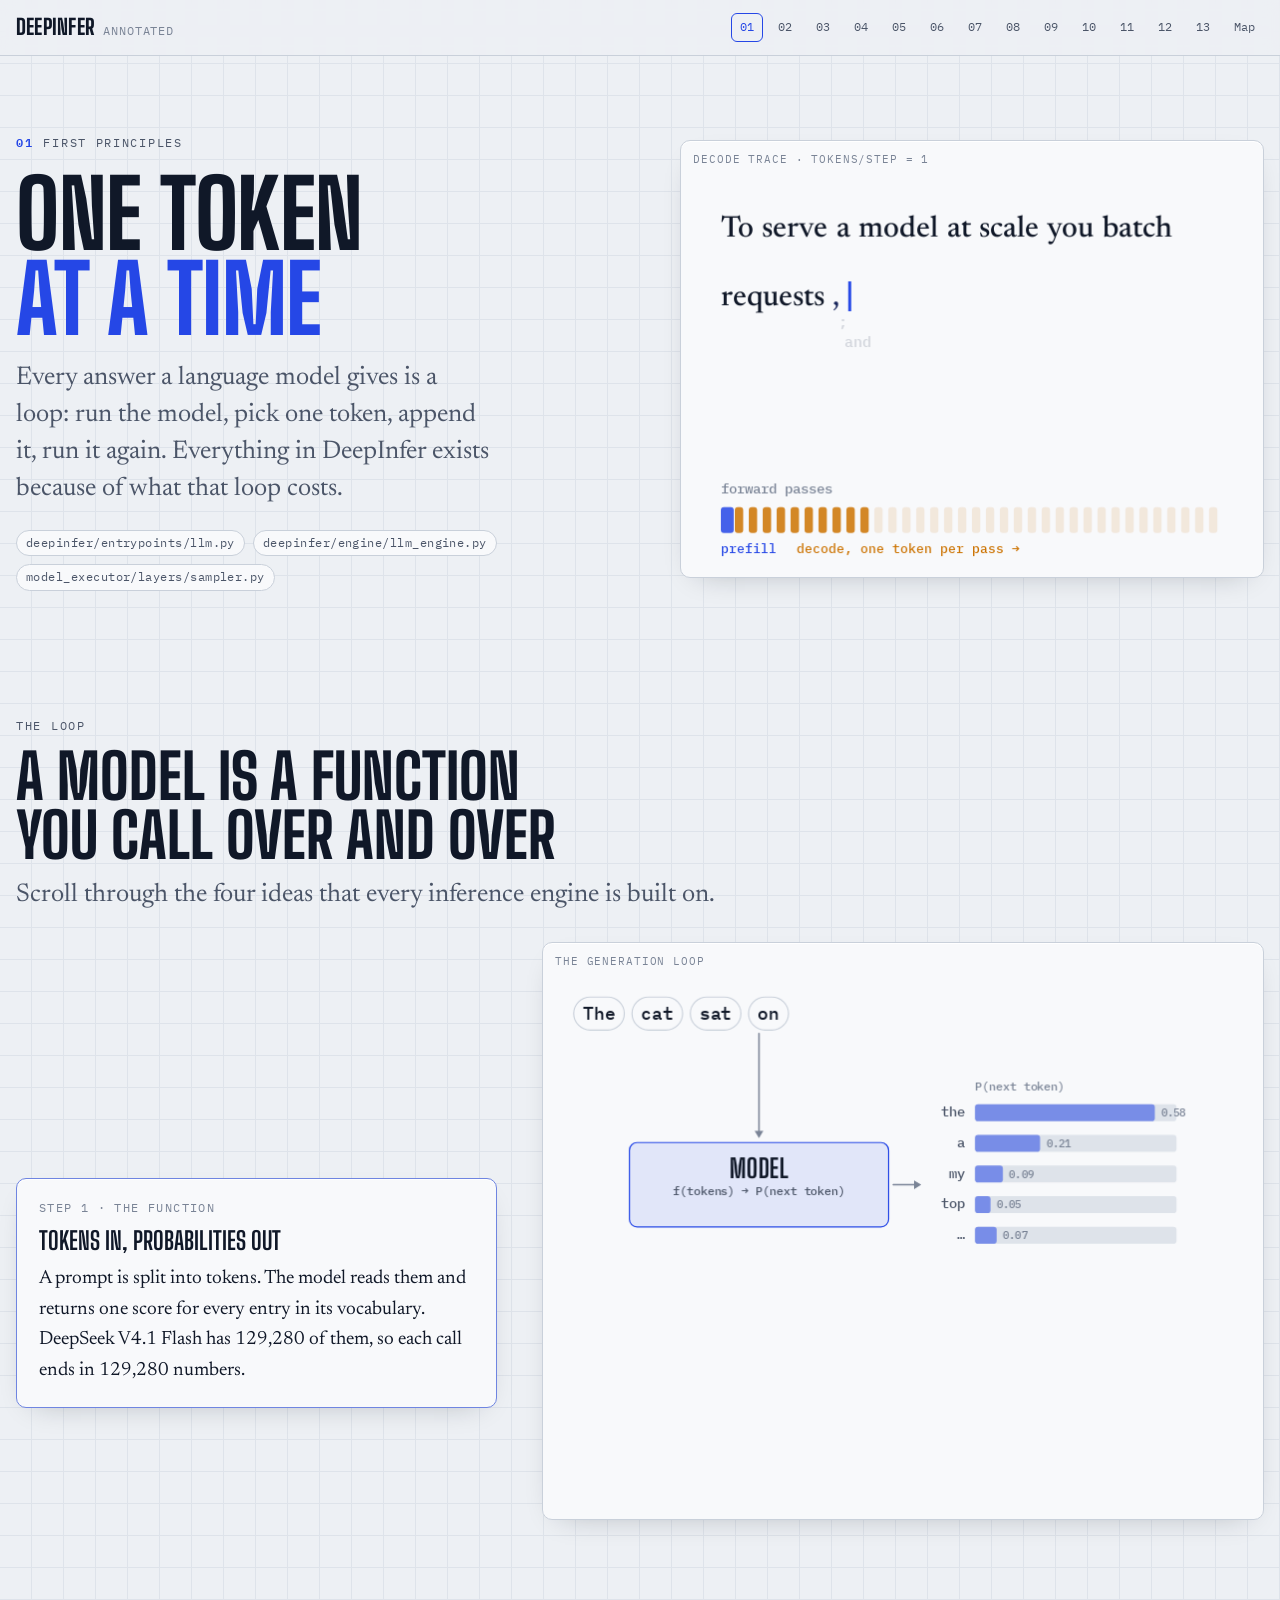
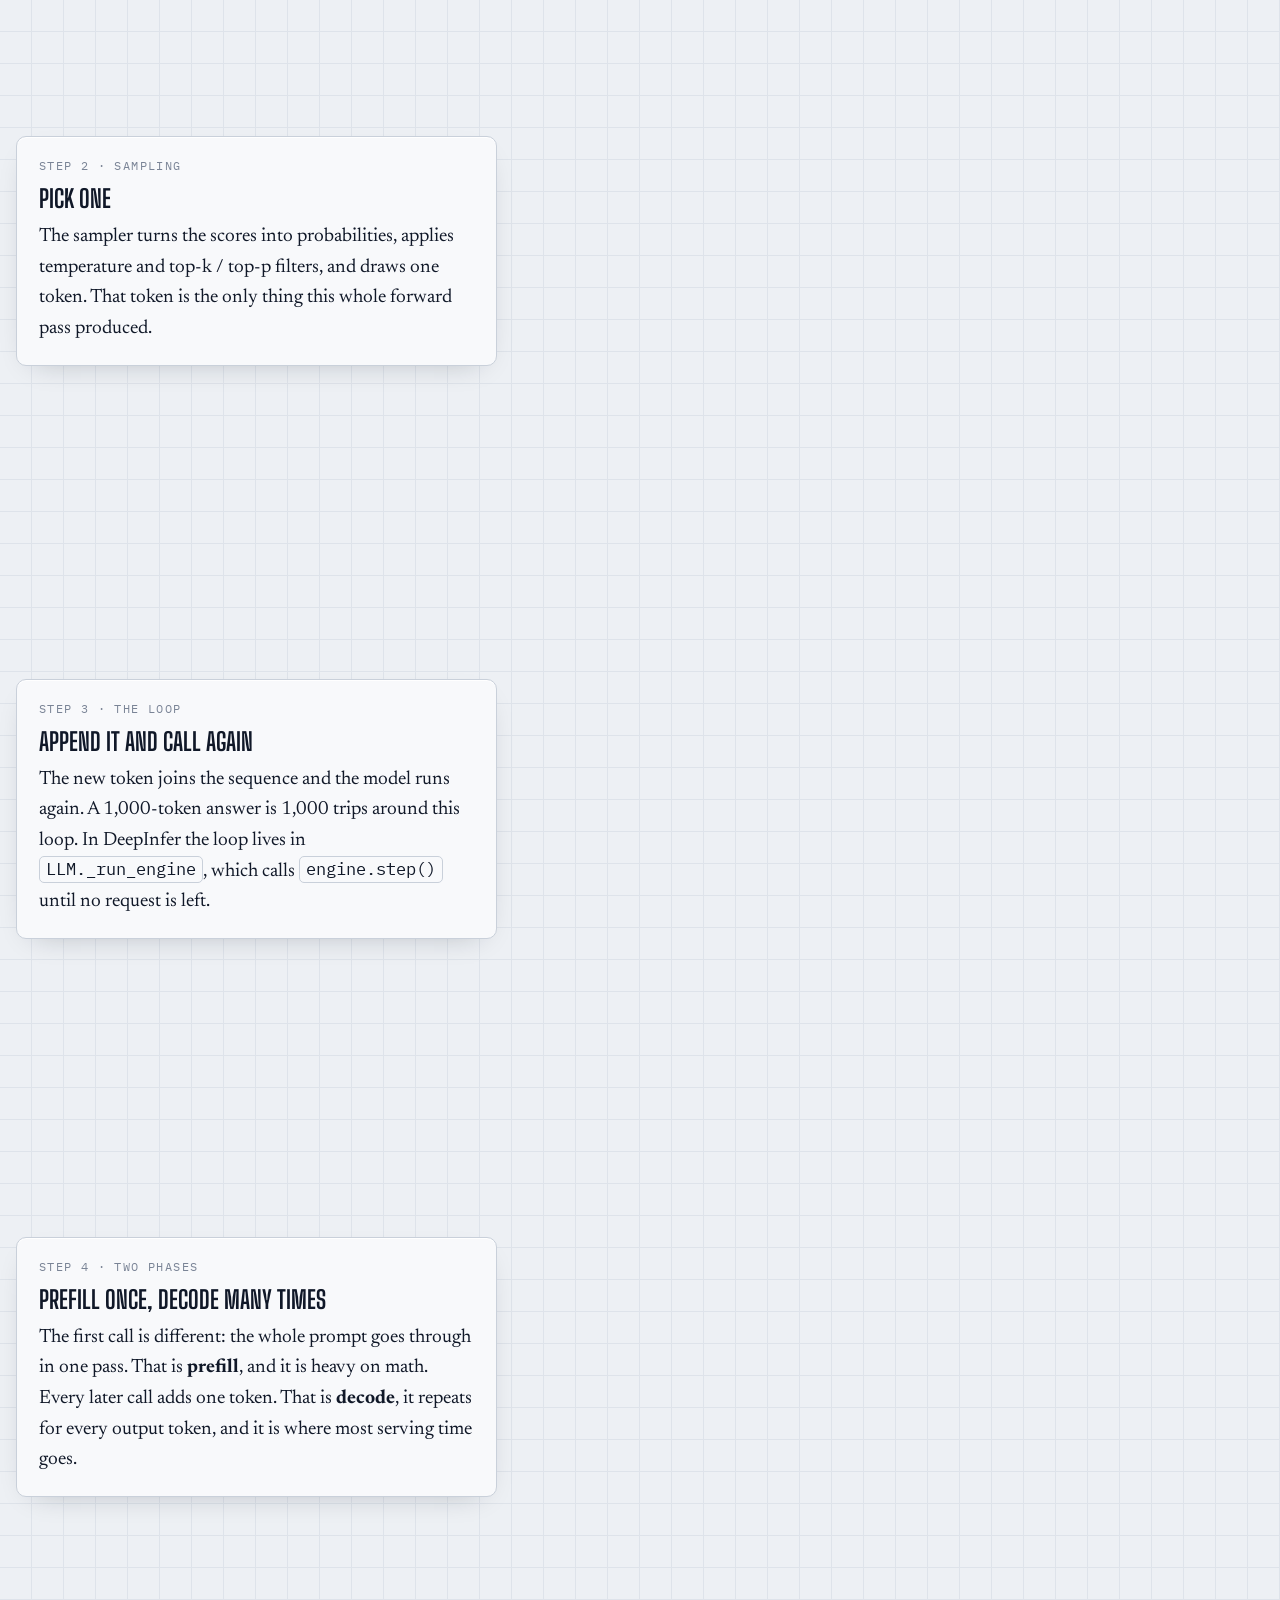
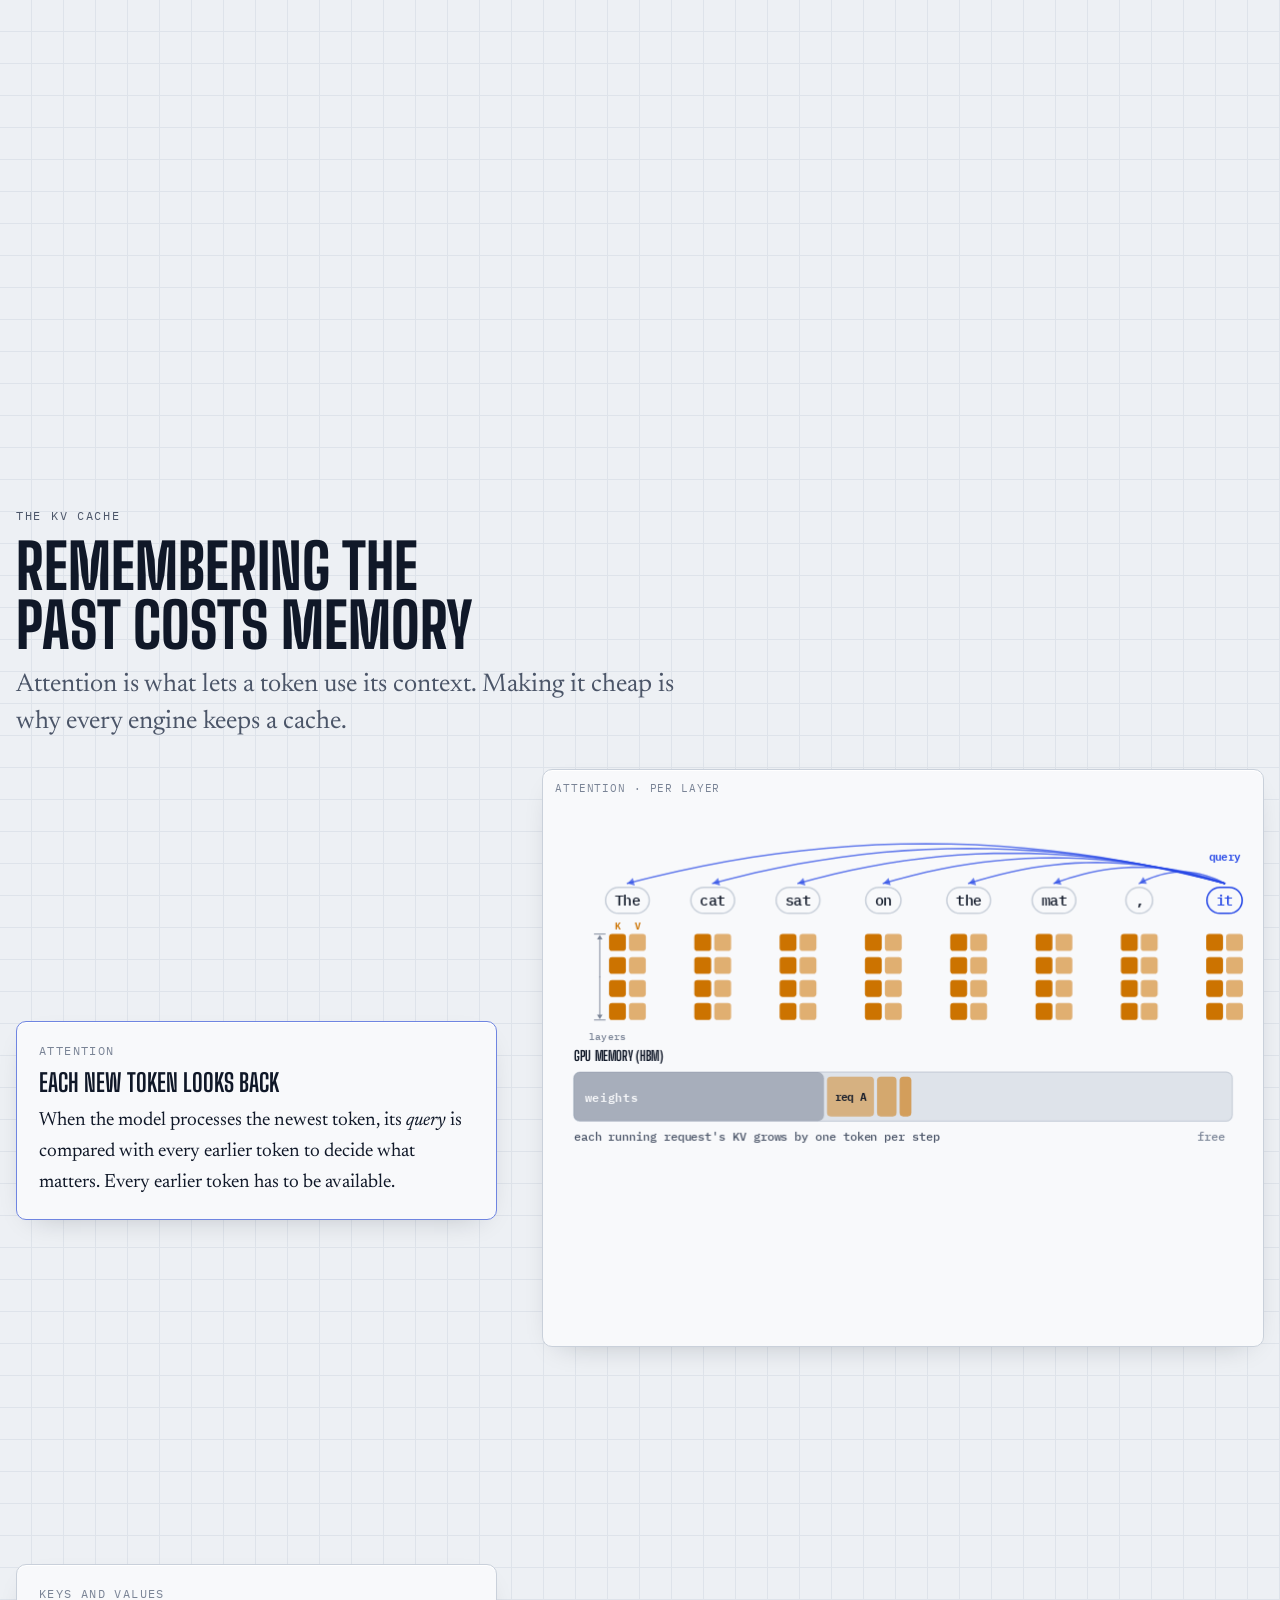
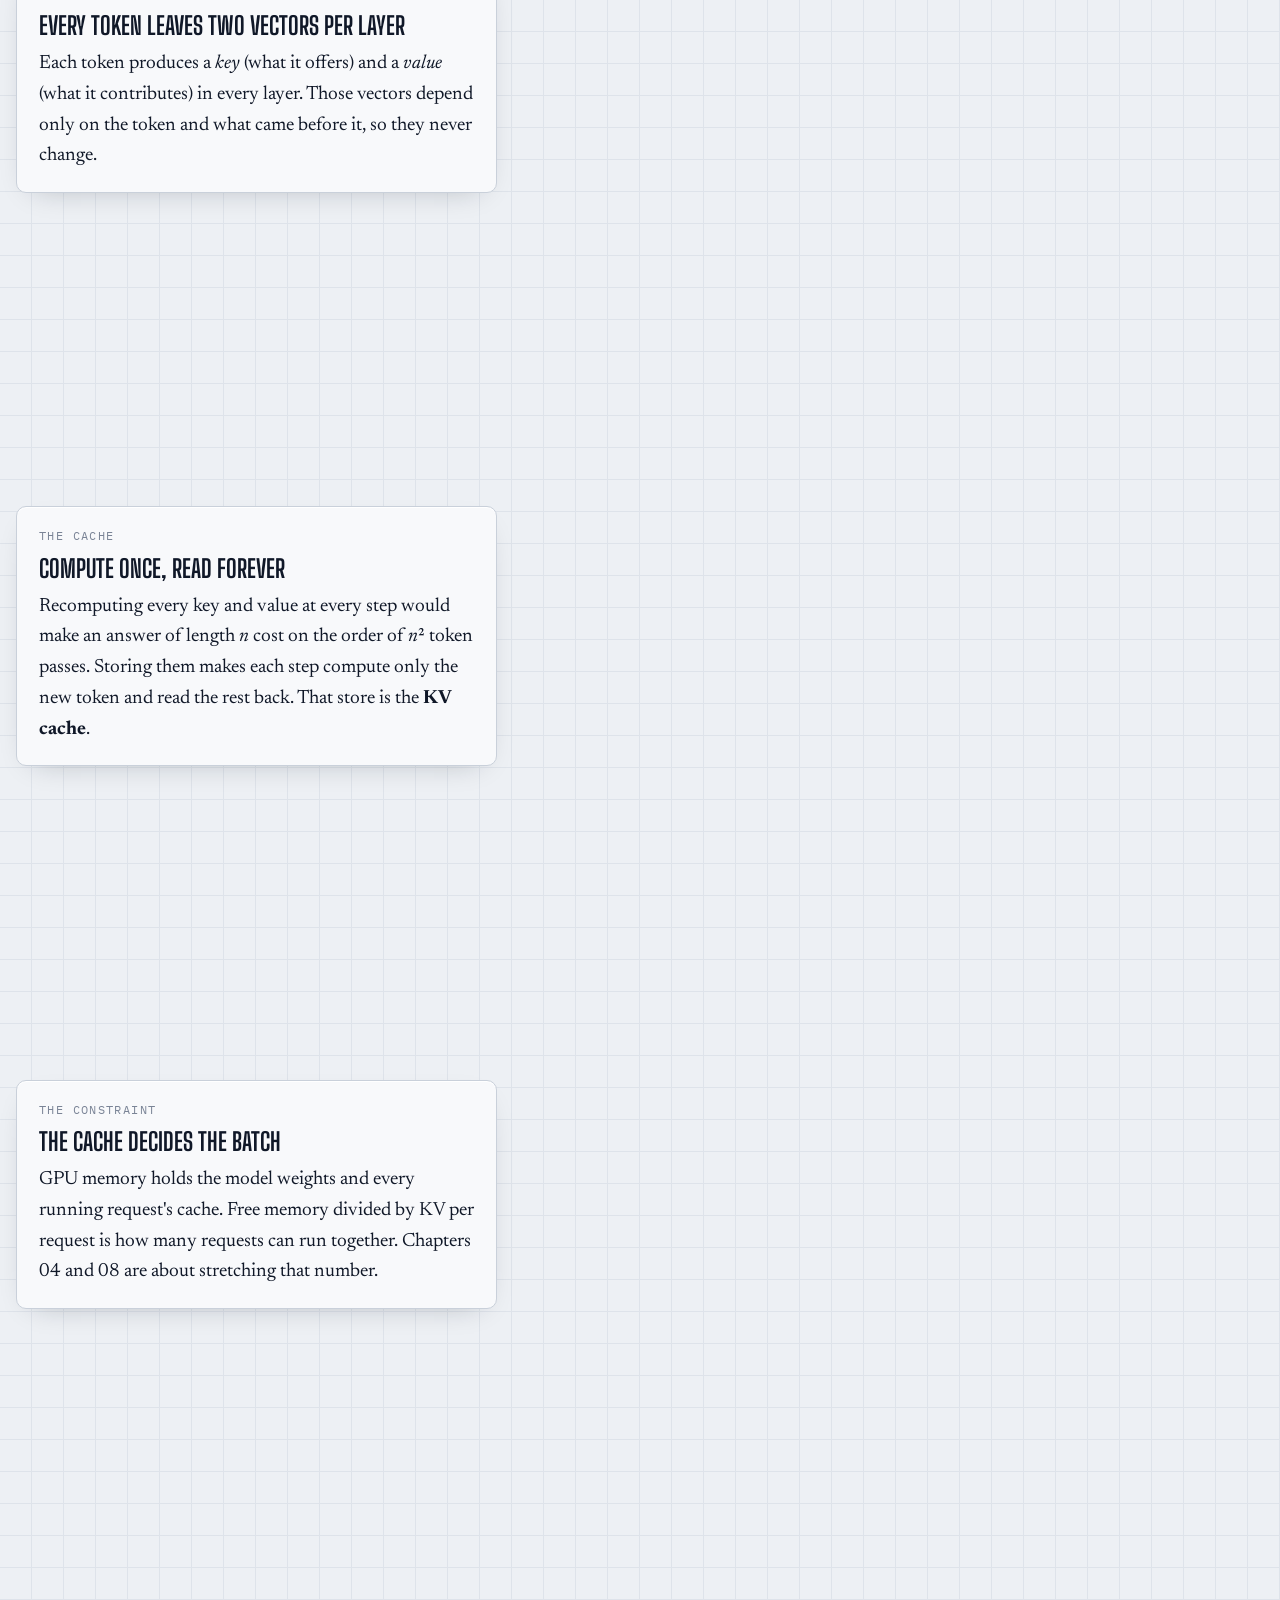
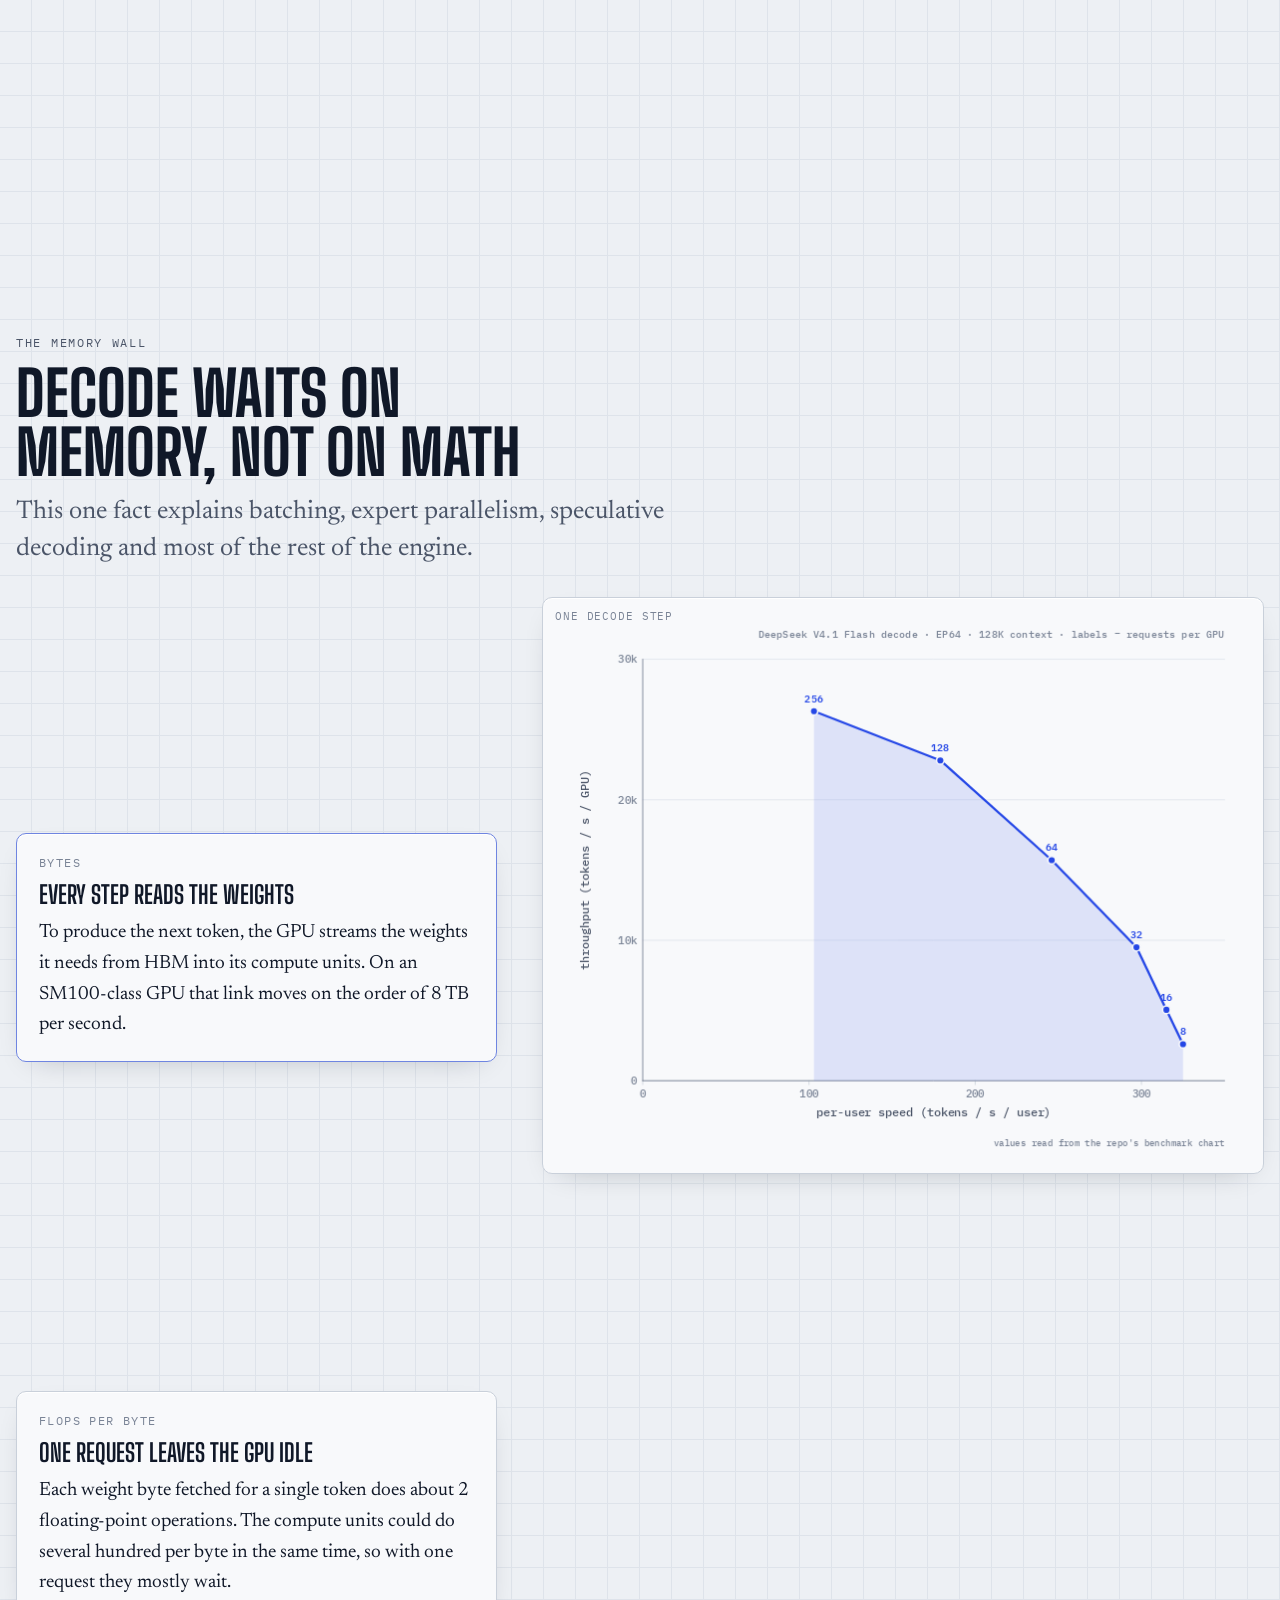
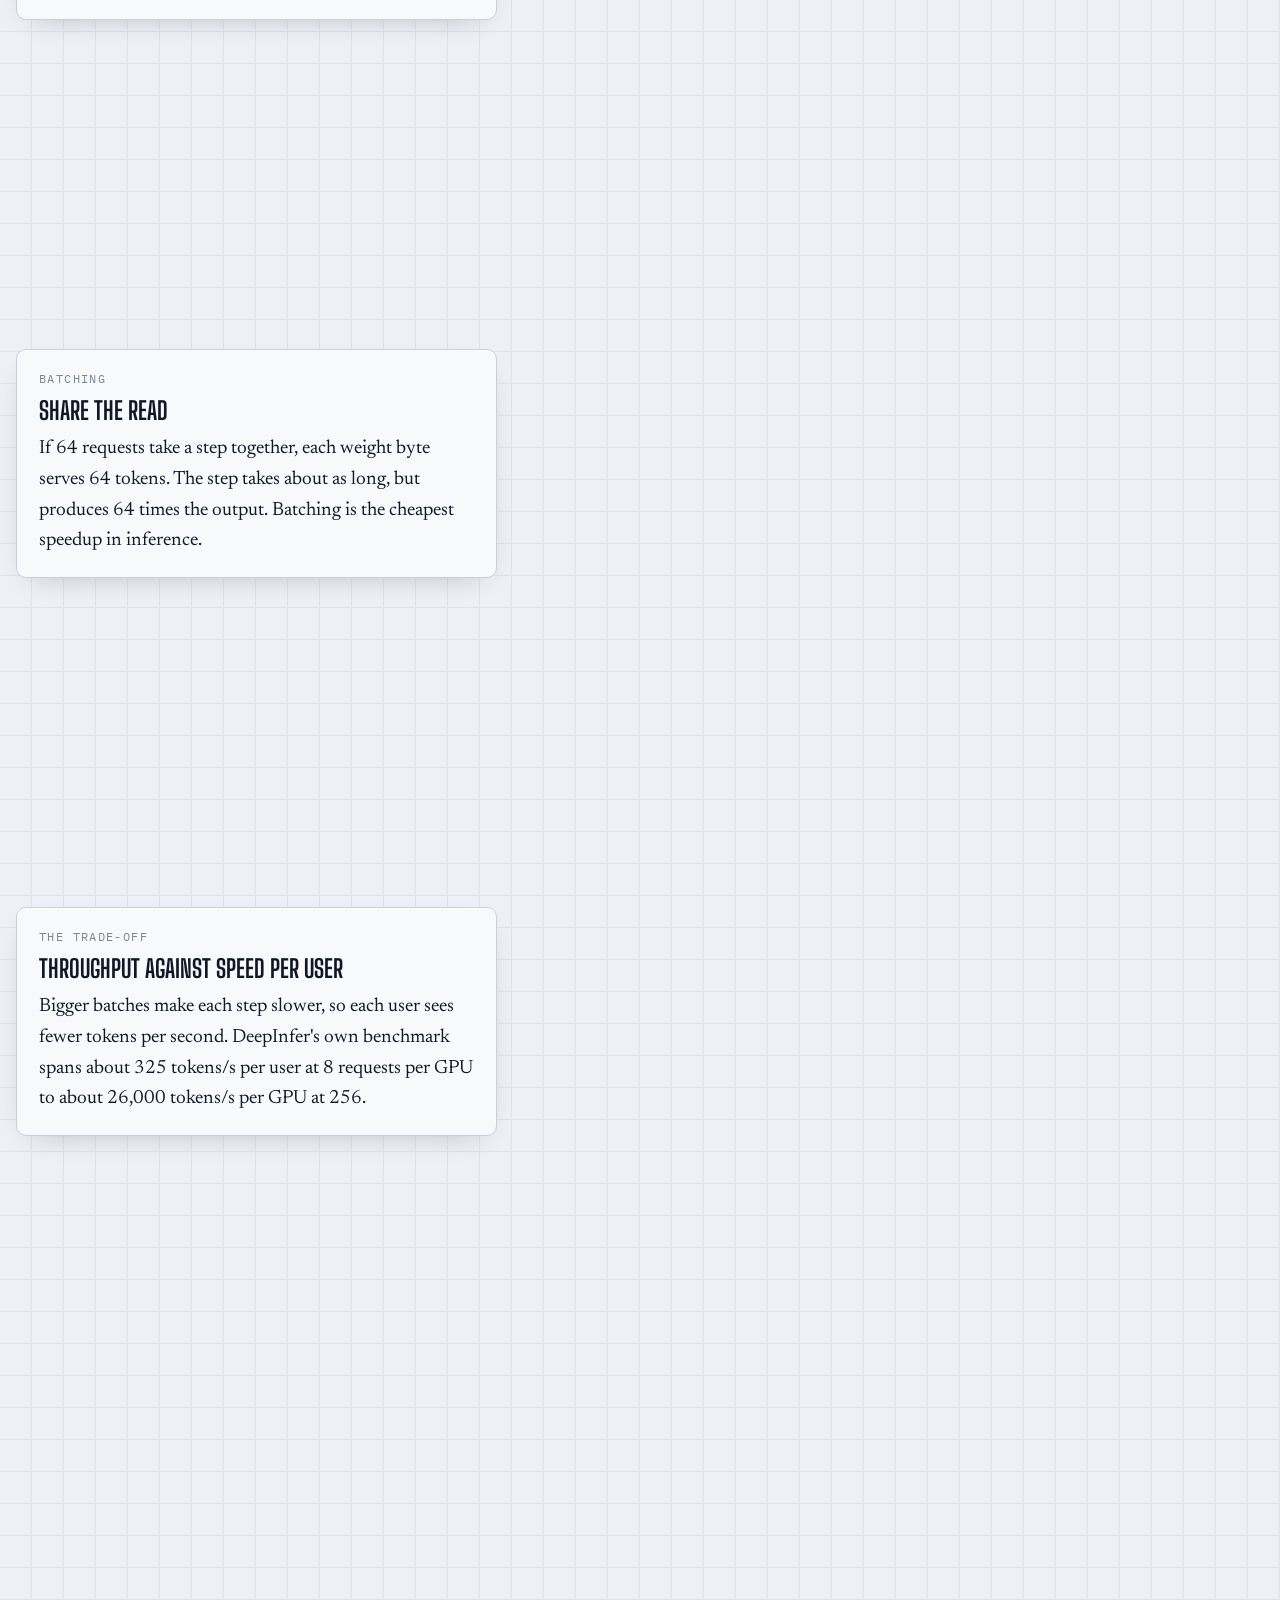
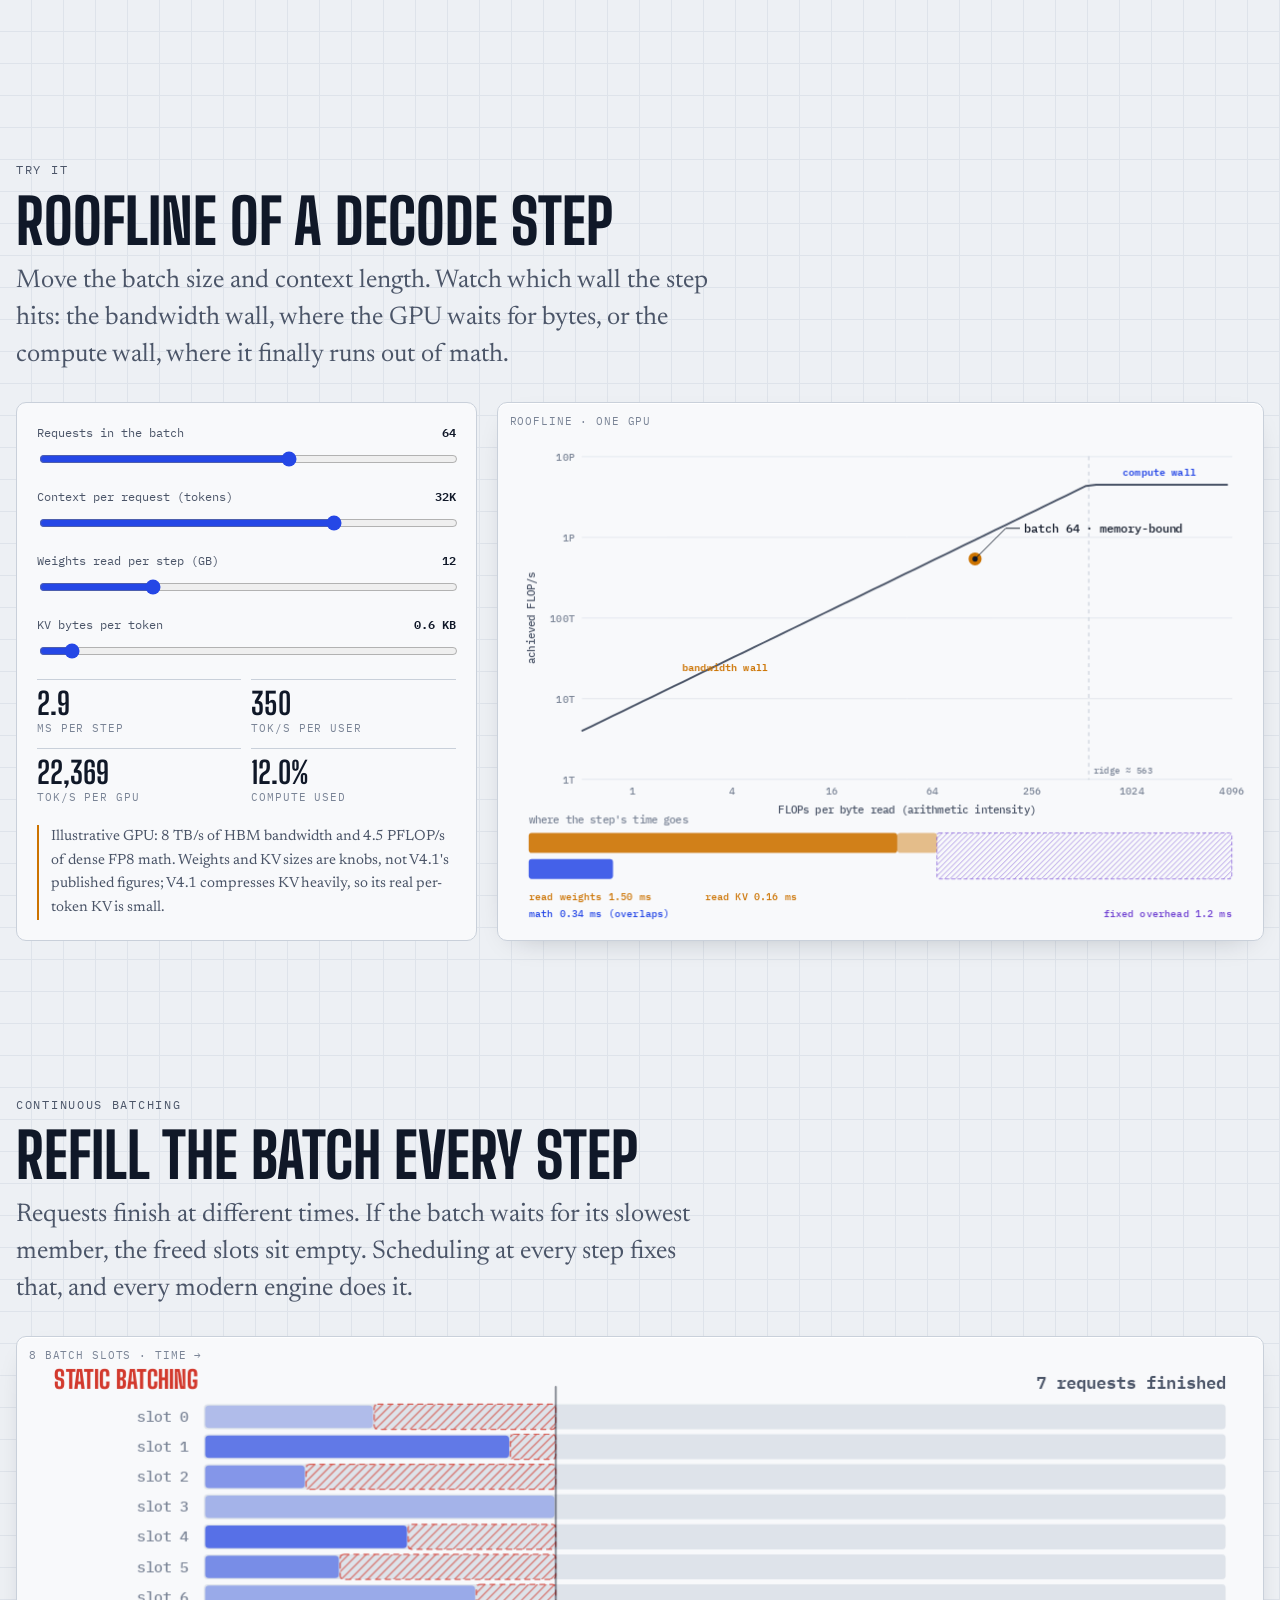
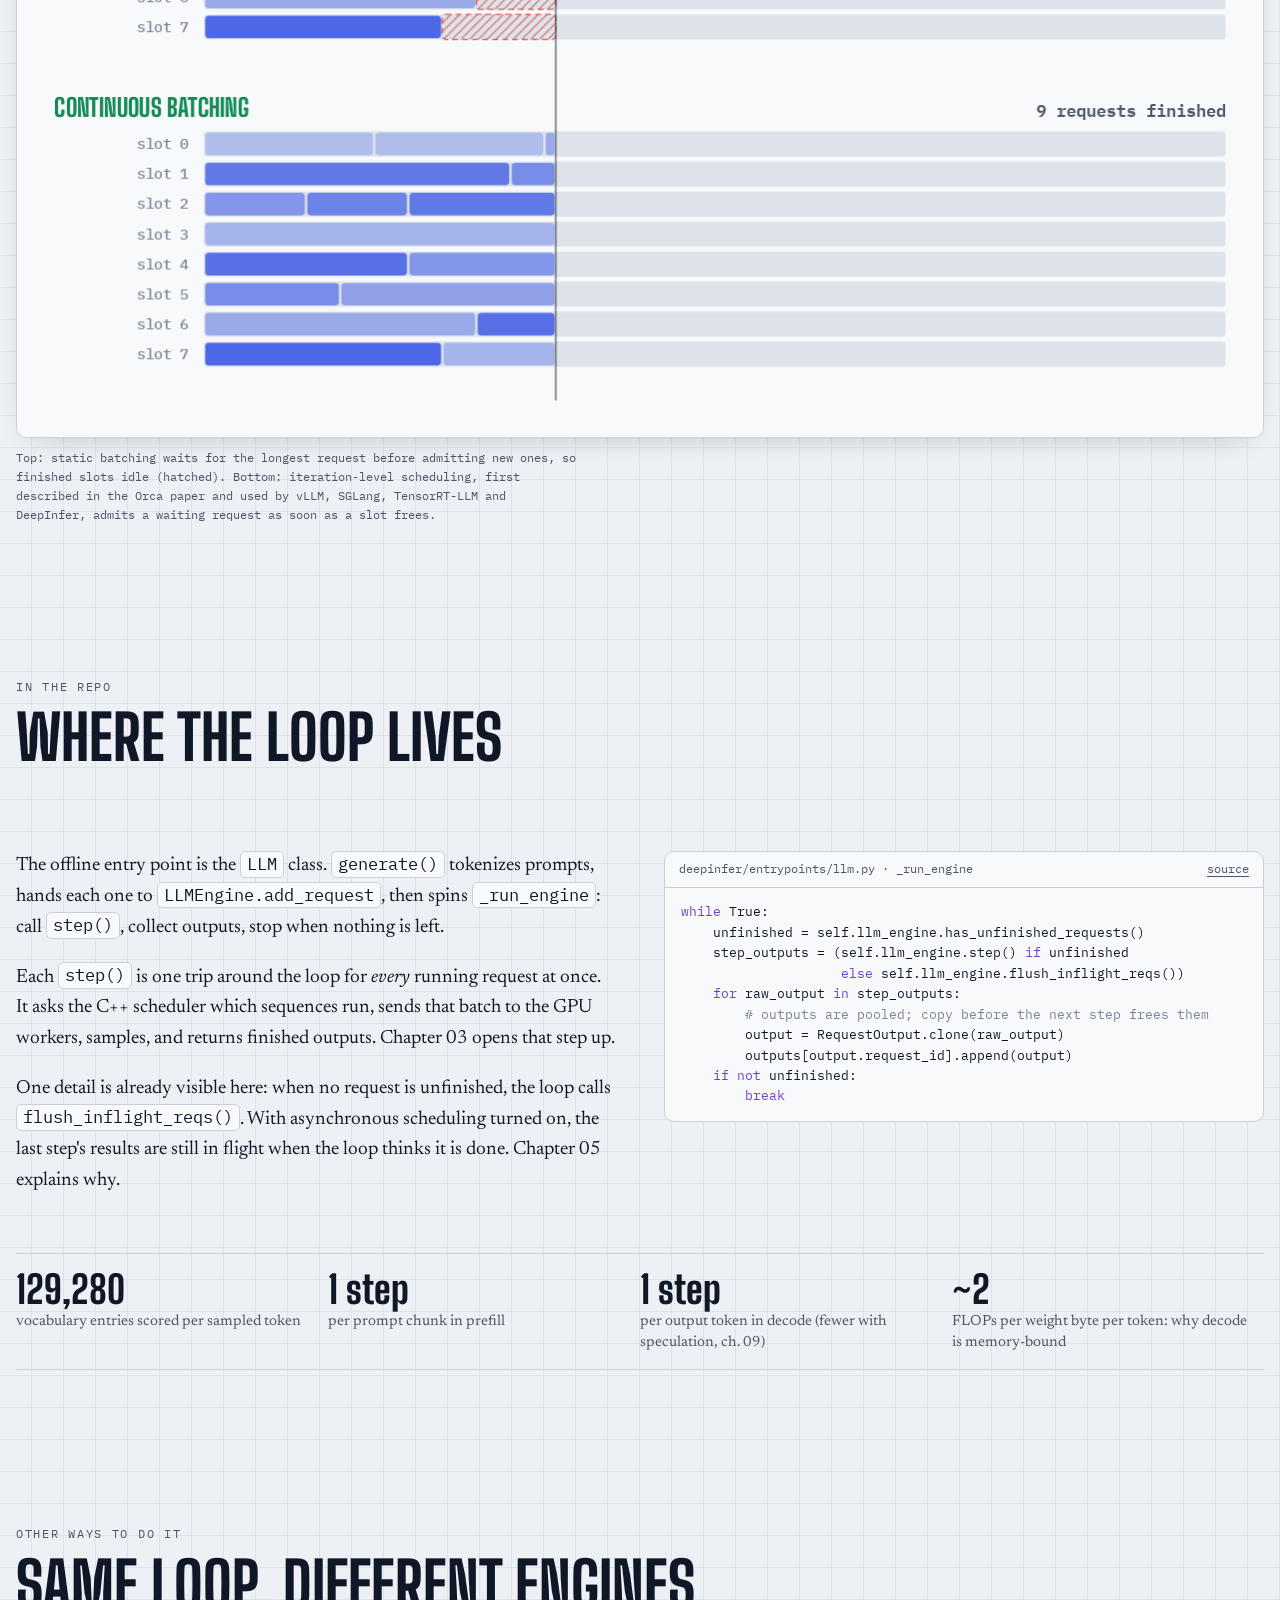
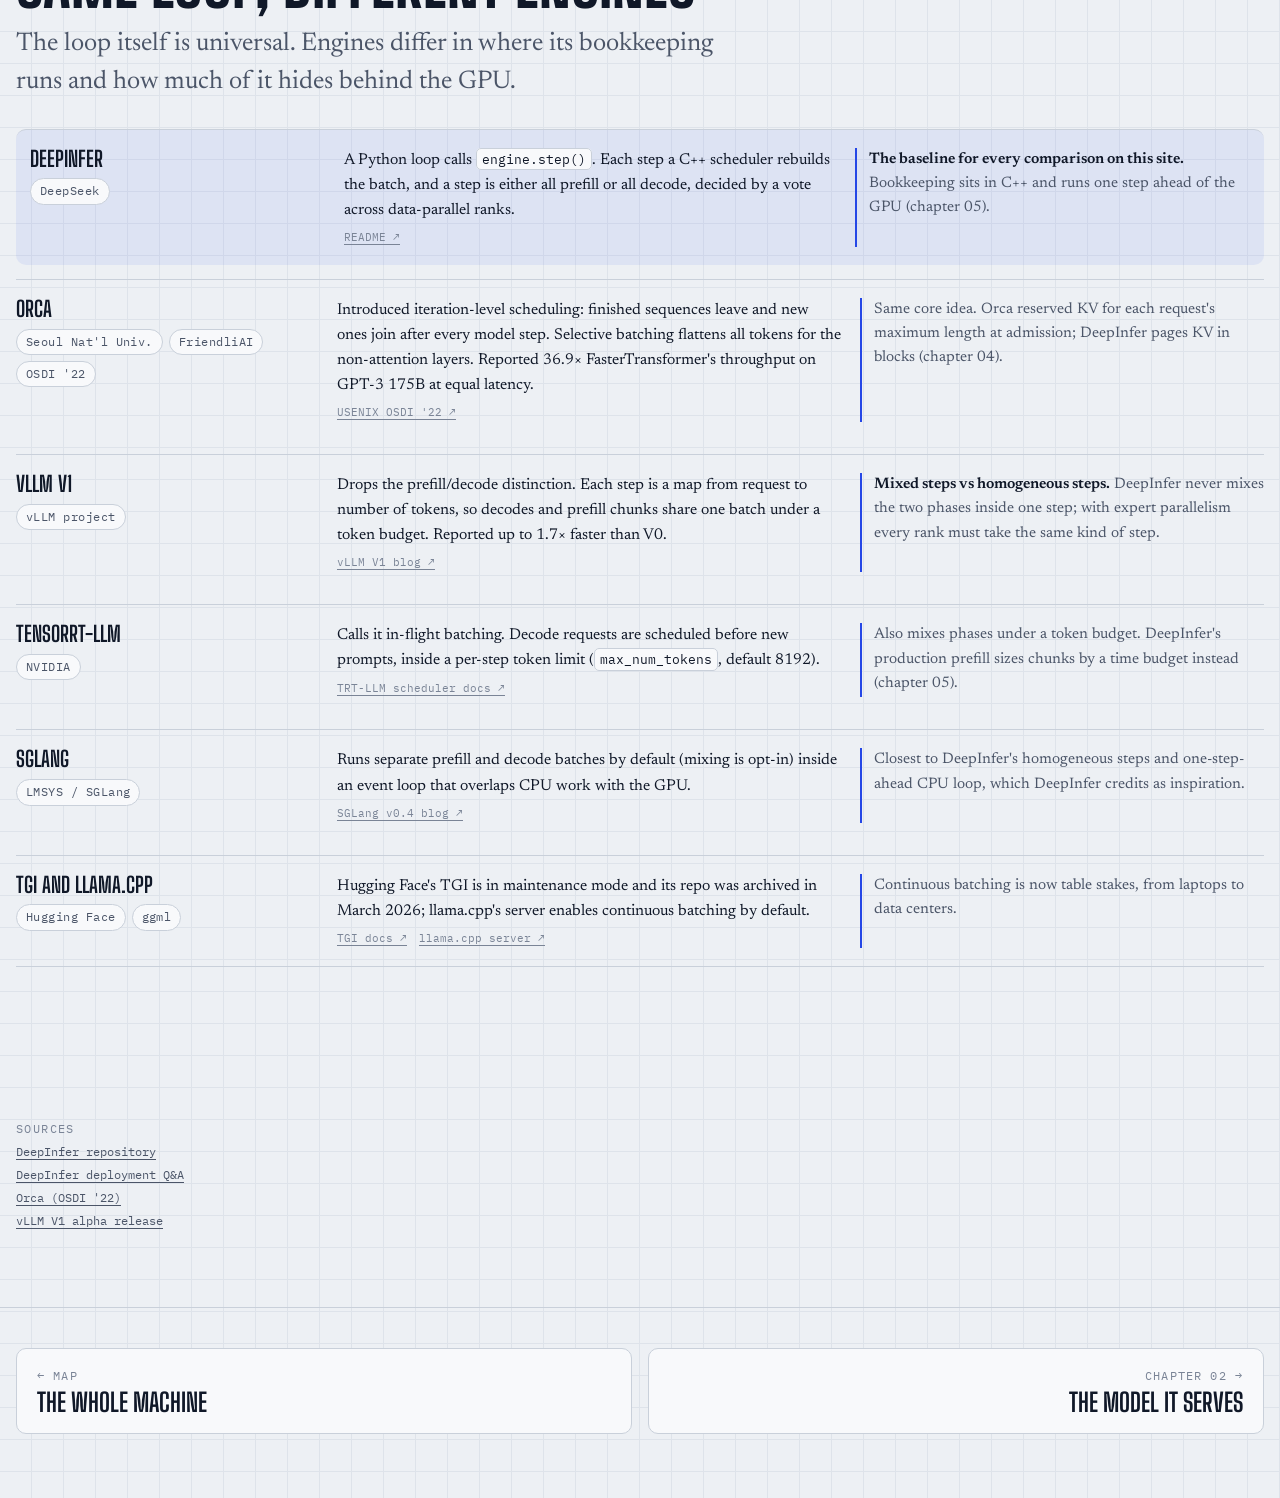
<file: loop.html>
<!doctype html>
<html lang="en">
<head>
<meta charset="utf-8">
<meta name="viewport" content="width=device-width, initial-scale=1, viewport-fit=cover">
<title>The generation loop · DeepInfer Annotated</title>
<meta name="claude:viewport-fit-sides" content="cover">
<link rel="preconnect" href="https://fonts.googleapis.com">
<link rel="preconnect" href="https://fonts.gstatic.com" crossorigin>
<link rel="stylesheet" href="https://fonts.googleapis.com/css2?family=Big+Shoulders+Display:wght@600;700;800&family=IBM+Plex+Mono:wght@400;500;600&family=Newsreader:ital,opsz,wght@0,6..72,400;0,6..72,500;0,6..72,600;1,6..72,400&display=swap">
<link rel="stylesheet" href="atlas.css">
</head>
<body>
<header class="bar">
  <div class="wrap">
    <a class="brand" href="index.html"><b>DeepInfer</b><span>annotated</span></a>
    <nav aria-label="Chapters">
      <a class="num" href="loop.html" aria-current="page" title="The generation loop">01</a>
      <a class="num" href="model.html" title="The model it serves">02</a>
      <a class="num" href="engine.html" title="Anatomy of the engine">03</a>
      <a class="num" href="memory.html" title="KV memory">04</a>
      <a class="num" href="scheduling.html" title="Scheduling a step">05</a>
      <a class="num" href="parallelism.html" title="One model, many GPUs">06</a>
      <a class="num" href="cluster.html" title="The cluster around it">07</a>
      <a class="num" href="replay.html" title="Bounded replay">08</a>
      <a class="num" href="speculation.html" title="Speculative decoding">09</a>
      <a class="num" href="kernels.html" title="Numbers and kernels">10</a>
      <a class="num" href="sampling.html" title="Sampling, structure, determinism">11</a>
      <a class="num" href="frontdoor.html" title="The front door">12</a>
      <a class="num" href="measure.html" title="Measuring it">13</a>
      <a href="index.html">Map</a>
    </nav>
  </div>
  <div class="progress"></div>
</header>
<main>
  <section class="hero">
    <div class="wrap">
      <div>
        <span class="eyebrow"><span class="n">01</span> First principles</span>
        <h1>One token <em>at a time</em></h1>
        <p class="dek">Every answer a language model gives is a loop: run the model, pick one token, append it, run it again. Everything in DeepInfer exists because of what that loop costs.</p>
        <div class="files">
          <span class="tag">deepinfer/entrypoints/llm.py</span>
          <span class="tag">deepinfer/engine/llm_engine.py</span>
          <span class="tag">model_executor/layers/sampler.py</span>
        </div>
      </div>
      <div class="board stage-card" data-stage="hero" data-label="A sentence being generated token by token, with faint alternative tokens the model considered at each position.">
        <span class="ruler">decode trace · tokens/step = 1</span>
      </div>
    </div>
  </section>

  <section class="section" id="loop">
    <div class="wrap">
      <header>
        <span class="eyebrow">The loop</span>
        <h2>A model is a function you call over and over</h2>
        <p class="lede">Scroll through the four ideas that every inference engine is built on.</p>
      </header>
      <div class="scrolly" data-scrolly>
        <div class="beats">
          <div class="beat"><div class="card"><span class="k">Step 1 · the function</span><h4>Tokens in, probabilities out</h4><p>A prompt is split into tokens. The model reads them and returns one score for every entry in its vocabulary. DeepSeek V4.1 Flash has 129,280 of them, so each call ends in 129,280 numbers.</p></div></div>
          <div class="beat"><div class="card"><span class="k">Step 2 · sampling</span><h4>Pick one</h4><p>The sampler turns the scores into probabilities, applies temperature and top-k / top-p filters, and draws one token. That token is the only thing this whole forward pass produced.</p></div></div>
          <div class="beat"><div class="card"><span class="k">Step 3 · the loop</span><h4>Append it and call again</h4><p>The new token joins the sequence and the model runs again. A 1,000-token answer is 1,000 trips around this loop. In DeepInfer the loop lives in <code>LLM._run_engine</code>, which calls <code>engine.step()</code> until no request is left.</p></div></div>
          <div class="beat"><div class="card"><span class="k">Step 4 · two phases</span><h4>Prefill once, decode many times</h4><p>The first call is different: the whole prompt goes through in one pass. That is <b>prefill</b>, and it is heavy on math. Every later call adds one token. That is <b>decode</b>, it repeats for every output token, and it is where most serving time goes.</p></div></div>
        </div>
        <div class="stick"><div class="board" data-stage="loop" data-label="Diagram of the generation loop: token row, model, probability bars, chosen token returning to the row; a timeline of one prefill step followed by many decode steps."><span class="ruler">the generation loop</span></div></div>
      </div>
    </div>
  </section>

  <section class="section" id="kv">
    <div class="wrap">
      <header>
        <span class="eyebrow">The KV cache</span>
        <h2>Remembering the past costs memory</h2>
        <p class="lede">Attention is what lets a token use its context. Making it cheap is why every engine keeps a cache.</p>
      </header>
      <div class="scrolly" data-scrolly>
        <div class="beats">
          <div class="beat"><div class="card"><span class="k">Attention</span><h4>Each new token looks back</h4><p>When the model processes the newest token, its <i>query</i> is compared with every earlier token to decide what matters. Every earlier token has to be available.</p></div></div>
          <div class="beat"><div class="card"><span class="k">Keys and values</span><h4>Every token leaves two vectors per layer</h4><p>Each token produces a <i>key</i> (what it offers) and a <i>value</i> (what it contributes) in every layer. Those vectors depend only on the token and what came before it, so they never change.</p></div></div>
          <div class="beat"><div class="card"><span class="k">The cache</span><h4>Compute once, read forever</h4><p>Recomputing every key and value at every step would make an answer of length <i>n</i> cost on the order of <i>n</i>² token passes. Storing them makes each step compute only the new token and read the rest back. That store is the <b>KV cache</b>.</p></div></div>
          <div class="beat"><div class="card"><span class="k">The constraint</span><h4>The cache decides the batch</h4><p>GPU memory holds the model weights and every running request's cache. Free memory divided by KV per request is how many requests can run together. Chapters 04 and 08 are about stretching that number.</p></div></div>
        </div>
        <div class="stick"><div class="board" data-stage="kv" data-label="Diagram: attention arcs from the newest token to earlier tokens; key and value vectors stacked under each token per layer; memory bar filling with per-request KV caches."><span class="ruler">attention · per layer</span></div></div>
      </div>
    </div>
  </section>

  <section class="section" id="wall">
    <div class="wrap">
      <header>
        <span class="eyebrow">The memory wall</span>
        <h2>Decode waits on memory, not on math</h2>
        <p class="lede">This one fact explains batching, expert parallelism, speculative decoding and most of the rest of the engine.</p>
      </header>
      <div class="scrolly" data-scrolly>
        <div class="beats">
          <div class="beat"><div class="card"><span class="k">Bytes</span><h4>Every step reads the weights</h4><p>To produce the next token, the GPU streams the weights it needs from HBM into its compute units. On an SM100-class GPU that link moves on the order of 8 TB per second.</p></div></div>
          <div class="beat"><div class="card"><span class="k">FLOPs per byte</span><h4>One request leaves the GPU idle</h4><p>Each weight byte fetched for a single token does about 2 floating-point operations. The compute units could do several hundred per byte in the same time, so with one request they mostly wait.</p></div></div>
          <div class="beat"><div class="card"><span class="k">Batching</span><h4>Share the read</h4><p>If 64 requests take a step together, each weight byte serves 64 tokens. The step takes about as long, but produces 64 times the output. Batching is the cheapest speedup in inference.</p></div></div>
          <div class="beat"><div class="card"><span class="k">The trade-off</span><h4>Throughput against speed per user</h4><p>Bigger batches make each step slower, so each user sees fewer tokens per second. DeepInfer's own benchmark spans about 325 tokens/s per user at 8 requests per GPU to about 26,000 tokens/s per GPU at 256.</p></div></div>
        </div>
        <div class="stick"><div class="board" data-stage="wall" data-label="Diagram: HBM feeding compute units through a bandwidth-limited link; utilization at batch 1 versus batch 64; then the decode throughput versus per-user speed curve from DeepInfer's benchmark."><span class="ruler">one decode step</span></div></div>
      </div>
    </div>
  </section>

  <section class="section" id="lab">
    <div class="wrap">
      <header>
        <span class="eyebrow">Try it</span>
        <h2>Roofline of a decode step</h2>
        <p class="lede">Move the batch size and context length. Watch which wall the step hits: the bandwidth wall, where the GPU waits for bytes, or the compute wall, where it finally runs out of math.</p>
      </header>
      <div class="lab">
        <div class="controls" id="roof-ctl">
          <div class="ctl"><label for="batch">Requests in the batch <output for="batch">64</output></label><input type="range" id="batch" min="0" max="10" step="0.01" value="6"></div>
          <div class="ctl"><label for="ctx">Context per request (tokens) <output for="ctx">32K</output></label><input type="range" id="ctx" min="10" max="17" step="0.01" value="15"></div>
          <div class="ctl"><label for="wgb">Weights read per step (GB) <output for="wgb">12</output></label><input type="range" id="wgb" min="2" max="40" step="1" value="12"></div>
          <div class="ctl"><label for="kvb">KV bytes per token <output for="kvb">0.6 KB</output></label><input type="range" id="kvb" min="0.1" max="8" step="0.1" value="0.6"></div>
          <div class="readout" id="roof-out">
            <div><b id="o-step">–</b><span>ms per step</span></div>
            <div><b id="o-user">–</b><span>tok/s per user</span></div>
            <div><b id="o-gpu">–</b><span>tok/s per GPU</span></div>
            <div><b id="o-util">–</b><span>compute used</span></div>
          </div>
          <p class="note">Illustrative GPU: 8 TB/s of HBM bandwidth and 4.5 PFLOP/s of dense FP8 math. Weights and KV sizes are knobs, not V4.1's published figures; V4.1 compresses KV heavily, so its real per-token KV is small.</p>
        </div>
        <div class="board" data-stage="roof" data-label="Roofline chart: achieved FLOPs per second versus arithmetic intensity, with the current step marked; bars show time spent reading weights, reading KV, and computing."><span class="ruler">roofline · one GPU</span></div>
      </div>
    </div>
  </section>

  <section class="section" id="batching">
    <div class="wrap">
      <header>
        <span class="eyebrow">Continuous batching</span>
        <h2>Refill the batch every step</h2>
        <p class="lede">Requests finish at different times. If the batch waits for its slowest member, the freed slots sit empty. Scheduling at every step fixes that, and every modern engine does it.</p>
      </header>
      <figure>
        <div class="board fig-board" data-stage="cb" data-label="Two timelines of eight batch slots. Static batching leaves slots idle until the whole batch finishes; continuous batching starts a waiting request in a slot the step after it frees."><span class="ruler">8 batch slots · time →</span></div>
        <figcaption>Top: static batching waits for the longest request before admitting new ones, so finished slots idle (hatched). Bottom: iteration-level scheduling, first described in the Orca paper and used by vLLM, SGLang, TensorRT-LLM and DeepInfer, admits a waiting request as soon as a slot frees.</figcaption>
      </figure>
    </div>
  </section>

  <section class="section" id="deepinfer">
    <div class="wrap stack">
      <header>
        <span class="eyebrow">In the repo</span>
        <h2>Where the loop lives</h2>
      </header>
      <div class="split">
        <div class="prose">
          <p>The offline entry point is the <code>LLM</code> class. <code>generate()</code> tokenizes prompts, hands each one to <code>LLMEngine.add_request</code>, then spins <code>_run_engine</code>: call <code>step()</code>, collect outputs, stop when nothing is left.</p>
          <p>Each <code>step()</code> is one trip around the loop for <i>every</i> running request at once. It asks the C++ scheduler which sequences run, sends that batch to the GPU workers, samples, and returns finished outputs. Chapter 03 opens that step up.</p>
          <p>One detail is already visible here: when no request is unfinished, the loop calls <code>flush_inflight_reqs()</code>. With asynchronous scheduling turned on, the last step's results are still in flight when the loop thinks it is done. Chapter 05 explains why.</p>
        </div>
        <div class="code">
          <div class="hd"><span>deepinfer/entrypoints/llm.py · _run_engine</span><a href="https://github.com/deepseek-ai/DeepInfer/blob/main/deepinfer/entrypoints/llm.py" target="_blank" rel="noopener">source</a></div>
<pre><span class="k">while</span> True:
    unfinished = self.llm_engine.has_unfinished_requests()
    step_outputs = (self.llm_engine.step() <span class="k">if</span> unfinished
                    <span class="k">else</span> self.llm_engine.flush_inflight_reqs())
    <span class="k">for</span> raw_output <span class="k">in</span> step_outputs:
        <span class="c"># outputs are pooled; copy before the next step frees them</span>
        output = RequestOutput.clone(raw_output)
        outputs[output.request_id].append(output)
    <span class="k">if not</span> unfinished:
        <span class="k">break</span></pre>
        </div>
      </div>
      <div class="facts">
        <div><b>129,280</b><span>vocabulary entries scored per sampled token</span></div>
        <div><b>1 step</b><span>per prompt chunk in prefill</span></div>
        <div><b>1 step</b><span>per output token in decode (fewer with speculation, ch. 09)</span></div>
        <div><b>~2</b><span>FLOPs per weight byte per token: why decode is memory-bound</span></div>
      </div>
    </div>
  </section>

  <section class="section" id="others">
    <div class="wrap">
      <header>
        <span class="eyebrow">Other ways to do it</span>
        <h2>Same loop, different engines</h2>
        <p class="lede">The loop itself is universal. Engines differ in where its bookkeeping runs and how much of it hides behind the GPU.</p>
      </header>
      <div class="compare" id="alts-loop"></div>
    </div>
  </section>

  <section class="section">
    <div class="wrap"><div class="sources" id="sources-loop"></div></div>
  </section>

</main>
<nav class="next" aria-label="Chapter navigation">
  <div class="wrap">
    <a href="index.html"><span>← Map</span><b>The whole machine</b></a>
    <a class="fwd" href="model.html"><span>Chapter 02 →</span><b>The model it serves</b></a>
  </div>
</nav>
<script src="atlas.js"></script>
<script src="alts.js"></script>
<script>
(function () {
  const { ramp, ease, eout, clamp, lerp, win, rng } = Atlas;

  /* ---------------- hero: a sentence being written ---------------- */
  const SENT = "To serve a model at scale you batch requests , cache their past , and keep every GPU busy .".split(" ");
  const ALTS = [["When", "If"], ["run", "host"], ["the", "this"], ["LLM", "network"], ["for", "with"], ["millions", "speed"], ["they", "one"], ["group", "queue"], ["tokens", "users"], [";", "and"], ["store", "reuse"], ["your", "the"], ["context", "keys"], [";", "then"], ["make", "let"], ["all", "each"], ["chip", "core"], ["fed", "full"], ["!", ";"]];
  Atlas.scene("hero", (g, s) => {
    const { W, H } = g;
    const size = g.narrow ? 30 : 34, lh = size * 2.3, x0 = 40, maxX = W - 40;
    const per = 0.42, total = SENT.length;
    const cyc = total * per + 3.2;
    const tt = s.t % cyc;
    const n = Math.min(total, Math.floor(tt / per) + 1);
    let x = x0, y = 96;
    const pos = [];
    for (let i = 0; i < total; i++) {
      const w = g.tw(SENT[i], size, "body", 500);
      if (x + w > maxX) { x = x0; y += lh; }
      pos.push([x, y, w]); x += w + g.tw(" ", size, "body", 500) * 1.2;
    }
    for (let i = 0; i < n; i++) {
      const [px, py, w] = pos[i];
      const age = tt - i * per;
      const a = ramp(age, 0, 0.18);
      const fresh = 1 - ramp(age, 0.15, 0.7);
      if (fresh > 0.02 && ALTS[i]) {
        ALTS[i].forEach((alt, k) => g.text(alt, px + 6 * (k + 1), py + 22 + k * 20, { size: 15, font: "mono", color: "ink-3", a: fresh * 0.7 }));
      }
      g.text(SENT[i], px, py, { size, font: "body", weight: 500, color: Atlas.mixc("compute", "ink", ramp(age, 0.1, 0.6)), a });
    }
    if (n < total) { const [px, py] = pos[n]; g.rect(px, py - size * 0.8, 3, size, { fill: "compute", a: 0.5 + 0.5 * Math.sin(s.t * 8) }); }
    // step trace at bottom
    const ty = H - 70, tx0 = 40, tx1 = W - 40, cols = 36;
    g.text("forward passes", tx0, ty - 14, { size: 14, color: "ink-3" });
    for (let k = 0; k < cols; k++) {
      const filled = k < n + 1;
      const isPre = k === 0;
      const cw = (tx1 - tx0) / cols;
      g.rect(tx0 + k * cw, ty, isPre ? cw * 0.92 : cw * 0.6, 26, { fill: isPre ? "compute" : "memory", r: 3, a: filled ? 0.85 : 0.12 });
    }
    g.text("prefill", tx0, ty + 46, { size: 13, color: "compute" });
    g.text("decode, one token per pass →", tx0 + 76, ty + 46, { size: 13, color: "memory" });
  }, { anim: true, restT: 6.2, zoom: 1.0, minW: 520 });

  /* ---------------- the loop ---------------- */
  const PROMPT = ["The", "cat", "sat", "on"];
  const GEN = ["the", "mat", ",", "purring", "softly", "."];
  const DISTS = [
    [["the", .58], ["a", .21], ["my", .09], ["top", .05], ["…", .07]],
    [["mat", .64], ["floor", .14], ["sofa", .09], ["rug", .07], ["…", .06]],
    [[",", .41], ["and", .29], [".", .18], ["while", .05], ["…", .07]],
    [["purring", .37], ["happy", .20], ["and", .18], ["content", .12], ["…", .13]],
    [["softly", .45], ["away", .22], ["loudly", .11], [".", .10], ["…", .12]],
    [[".", .60], [",", .20], ["and", .10], ["as", .04], ["…", .06]],
  ];
  Atlas.scene("loop", (g, s) => {
    const { W, H, narrow } = g;
    const b = s.b;
    const period = 1.6;
    const genT = b >= 1.6 ? s.t : 0;
    const cyc = (GEN.length + 2) * period;
    const tl = b >= 1.6 ? (genT % cyc) : 0;
    const ngen = b < 1.6 ? 0 : Math.min(GEN.length, Math.floor(tl / period));
    const fly = b < 1.6 ? 0 : (tl % period) / period;
    const kshow = Math.min(GEN.length - 1, ngen);
    // layout
    const fs = narrow ? 20 : 24;
    const rowY = 92;
    const toks = PROMPT.concat(GEN.slice(0, ngen));
    let x = 40;
    const lay = [];
    toks.forEach((tk) => { const w = g.tw(tk, fs, "mono", 500) + 24; lay.push([x, w]); x += w + 10; });
    const nextX = x;
    const mx = narrow ? W * 0.5 : W * 0.3, my = narrow ? H * 0.33 : H * 0.42, mw = narrow ? W * 0.62 : W * 0.36, mh = 110;
    const dx0 = narrow ? W * 0.2 : W * 0.6, dy0 = narrow ? my + mh / 2 + 70 : my - 105, bw = narrow ? W * 0.55 : W * 0.28;
    // token row
    toks.forEach((tk, i) => {
      const [tx, w] = lay[i];
      const isGen = i >= PROMPT.length;
      const pre = s.at(3) * (i < PROMPT.length ? 1 : 0);
      g.pill(tx, rowY, tk, { size: fs, color: isGen ? "ok" : "ink", stroke: isGen ? "ok" : pre ? "compute" : "hair", lw: pre ? 2.5 : 1.5 });
    });
    // arrows row -> model -> dist
    g.arrow(mx, rowY + 26, mx, my - mh / 2 - 6, { color: "ink-3", lw: 2 });
    g.box(mx - mw / 2, my - mh / 2, mw, mh, { color: "compute", title: "MODEL", sub: "f(tokens) → P(next token)", tsize: 34, ssize: 15 });
    if (narrow) g.arrow(mx, my + mh / 2 + 4, mx, dy0 - 34, { color: "ink-3", lw: 2 });
    else g.arrow(mx + mw / 2 + 6, my, dx0 - 70, my, { color: "ink-3", lw: 2 });
    // distribution
    const dist = DISTS[kshow];
    g.text("P(next token)", dx0, dy0 - 18, { size: 15, color: "ink-3" });
    dist.forEach(([w, p], i) => {
      const y = dy0 + i * 40;
      const chosen = i === 0 && (b >= 0.6);
      const grow = ramp(s.t % 100, 0, 0.6);
      g.text(w, dx0 - 12, y + 16, { size: 18, align: "right", color: chosen ? "ok" : "ink-2", weight: chosen ? 600 : 500 });
      g.rect(dx0, y, bw, 22, { fill: "grid", r: 4 });
      g.rect(dx0, y, bw * (p / 0.65) * grow, 22, { fill: chosen ? "ok" : "compute", r: 4, a: chosen ? 0.9 : 0.55 });
      g.text(p.toFixed(2), dx0 + bw * (p / 0.65) + 8, y + 16, { size: 14, color: "ink-3" });
    });
    g.text("…and 129,275 more entries", dx0, dy0 + 5 * 40 + 14, { size: 14, color: "ink-3", a: ramp(b, 0, 0.5) });
    // sampling callout
    const sa = s.at(1) * (1 - s.at(2) * 0.6);
    if (narrow) g.callout(dx0 + bw * (dist[0][1] / 0.65), dy0 + 11, dx0 + bw * 0.7, dy0 - 46, "sample → one token", { color: "ok", a: sa, left: true });
    else g.callout(dx0 + bw * (dist[0][1] / 0.65), dy0 + 11, dx0 + bw * 0.95, dy0 - 50, "sample → one token", { color: "ok", a: sa });
    // flying token back to the row (beats 2+)
    if (b >= 1.6 && ngen < GEN.length) {
      const u = ease(clamp(fly * 1.4));
      const p0 = [dx0 - 30, dy0 + 11], p2 = [nextX + 20, rowY], p1 = narrow ? [W - 30, (dy0 + rowY) / 2] : [W - 40, rowY + 40];
      const [px, py] = g.bez(p0, p1, p2, u);
      g.curve(p0, p1, p2, { color: "ok", lw: 1.5, a: 0.35, arrow: true, dash: [5, 6] });
      g.pill(px, py, GEN[ngen], { size: fs, color: "ok", stroke: "ok", align: "center", fill: "sheet" });
      g.text("append, call again", p1[0] - 8, p1[1] - 12, { size: 14, color: "ok", align: "right", a: 0.8 });
    }
    // timeline (beat 3)
    const ta = s.at(3);
    if (ta > 0) {
      const ty = H - 92, tx0 = 40, tx1 = W - 40;
      g.text("forward passes over time", tx0, ty - 16, { size: 14, color: "ink-3", a: ta });
      const preW = (tx1 - tx0) * 0.18;
      g.rect(tx0, ty, preW * ta, 34, { fill: "compute", r: 4, a: 0.85 * ta });
      g.text("PREFILL · whole prompt", tx0 + 8, ty + 23, { size: 14, color: "sheet", weight: 600, a: ta });
      const nd = 22, dw = (tx1 - tx0 - preW - 10) / nd;
      for (let k = 0; k < nd; k++) g.rect(tx0 + preW + 10 + k * dw, ty, dw * 0.7, 34, { fill: "memory", r: 3, a: ta * (k < ngen + 4 ? 0.85 : 0.25) });
      g.dim(tx0 + preW + 10, tx1, ty + 56, "DECODE · one token per pass", { color: "memory", a: ta });
    }
  }, { anim: true, restT: 3.3 });

  /* ---------------- KV cache ---------------- */
  const KVT = ["The", "cat", "sat", "on", "the", "mat", ",", "it"];
  Atlas.scene("kv", (g, s) => {
    const { W, H, narrow } = g;
    const n = KVT.length, x0 = narrow ? 70 : 110, x1 = W - 50;
    const xs = KVT.map((_, i) => x0 + ((x1 - x0) * i) / (n - 1));
    const rowY = narrow ? 150 : 170;
    // arcs (beat 0)
    for (let j = 0; j < n - 1; j++) {
      const p0 = [xs[n - 1], rowY - 22], p2 = [xs[j], rowY - 22];
      const mid = [(p0[0] + p2[0]) / 2, rowY - 40 - (xs[n - 1] - xs[j]) * 0.11];
      g.curve(p0, mid, p2, { color: "compute", lw: 2, a: 0.7, prog: ease(clamp(ramp(s.t % 6, (n - 2 - j) * 0.12, 0.5))) });
    }
    g.text("query", xs[n - 1], rowY - 52, { size: 14, color: "compute", align: "center", weight: 600 });
    KVT.forEach((tk, i) => g.pill(xs[i], rowY, tk, { size: narrow ? 16 : 19, align: "center", color: i === n - 1 ? "compute" : "ink", stroke: i === n - 1 ? "compute" : "hair", lw: 2 }));
    // K/V stacks (beat 1+)
    const L = 4, cell = narrow ? 17 : 22, gap = 8;
    for (let i = 0; i < n; i++) for (let l = 0; l < L; l++) {
      const a = ramp(s.b, 0.25 + (i * 0.06 + l * 0.04), 0.35);
      const y = rowY + 44 + l * (cell + gap);
      g.rect(xs[i] - cell - 2, y, cell, cell, { fill: "memory", r: 4, a });
      g.rect(xs[i] + 2, y, cell, cell, { fill: "memory", r: 4, a: a * 0.55 });
    }
    const la = s.at(1);
    g.text("K", xs[0] - cell / 2 - 2, rowY + 38, { size: 13, color: "memory", align: "center", weight: 600, a: la });
    g.text("V", xs[0] + cell / 2 + 2, rowY + 38, { size: 13, color: "memory", align: "center", weight: 600, a: la });
    g.dim(rowY + 44, rowY + 44 + L * (cell + gap) - gap, x0 - 36, "", { vertical: true, color: "ink-3", a: la });
    g.text("layers", x0 - 50, rowY + 44 + L * (cell + gap) + 18, { size: 13, color: "ink-3", a: la });
    // beat 2: work counter
    const ca = s.solo(2);
    const stackBottom = rowY + 44 + L * (cell + gap);
    if (ca > 0.01) {
      const y = stackBottom + 40, bw = (W - 100) / 2 - 10;
      g.rect(40, y, bw, 150, { fill: "sheet", stroke: "bad", lw: 1.8, r: 10, a: ca });
      g.text("WITHOUT A CACHE", 60, y + 34, { size: 20, font: "display", weight: 700, color: "bad", a: ca });
      g.text("1,000 output tokens cost", 60, y + 66, { size: 15, color: "ink-2", a: ca });
      g.text("500,500", 60, y + 118, { size: 46, font: "display", weight: 800, color: "bad", a: ca });
      g.text("token passes", 60 + g.tw("500,500", 46, "display", 800) + 12, y + 116, { size: 15, color: "ink-2", a: ca });
      const x2 = 40 + bw + 20;
      g.rect(x2, y, bw, 150, { fill: "sheet", stroke: "ok", lw: 1.8, r: 10, a: ca });
      g.text("WITH A KV CACHE", x2 + 20, y + 34, { size: 20, font: "display", weight: 700, color: "ok", a: ca });
      g.text("1,000 output tokens cost", x2 + 20, y + 66, { size: 15, color: "ink-2", a: ca });
      g.text("1,000", x2 + 20, y + 118, { size: 46, font: "display", weight: 800, color: "ok", a: ca });
      g.text("token passes", x2 + 20 + g.tw("1,000", 46, "display", 800) + 12, y + 116, { size: 15, color: "ink-2", a: ca });
      g.rect(xs[n - 1] - cell - 8, rowY + 38, cell * 2 + 16, L * (cell + gap) + 8, { stroke: "ok", lw: 2.5, r: 8, a: ca });
    }
    // beat 3: memory bar
    const ma = s.at(3);
    if (ma > 0.01) {
      const y = stackBottom + 60, bx0 = 40, bx1 = W - 40, bh = 64;
      g.text("GPU MEMORY (HBM)", bx0, y - 14, { size: 18, font: "display", weight: 700, color: "ink", a: ma });
      g.rect(bx0, y, bx1 - bx0, bh, { fill: "grid", stroke: "hair", r: 8, a: ma });
      const wf = 0.38;
      g.rect(bx0, y, (bx1 - bx0) * wf, bh, { fill: "ink-3", r: 8, a: ma * 0.55 });
      g.text("weights", bx0 + 14, y + 39, { size: 16, color: "sheet", weight: 600, a: ma });
      const grow = (s.t % 9) / 9;
      let x = bx0 + (bx1 - bx0) * wf + 4;
      const reqs = [0.14, 0.09, 0.12, 0.07, 0.11, 0.08];
      reqs.forEach((f, i) => {
        const gg = clamp(grow * 1.8 - i * 0.18);
        let w = (bx1 - bx0) * f * gg;
        if (x + w > bx1 - 4) w = Math.max(0, bx1 - 4 - x);
        g.rect(x, y + 6, w, bh - 12, { fill: "memory", r: 5, a: ma * (0.45 + 0.08 * i) });
        if (w > 48) g.text("req " + String.fromCharCode(65 + i), x + w / 2, y + 38, { size: 14, color: "ink", align: "center", weight: 600, a: ma });
        x += w + (w > 0 ? 4 : 0);
      });
      const full = x > bx1 - 30;
      g.text(full ? "full: the next request has to wait" : "free", bx1 - 10, y + bh + 26, { size: 15, color: full ? "bad" : "ink-3", align: "right", a: ma });
      g.text("each running request's KV grows by one token per step", bx0, y + bh + 26, { size: 15, color: "ink-2", a: ma });
    }
  }, { anim: true, restT: 4 });

  /* ---------------- memory wall ---------------- */
  const DEC = [[103, 26300, "256"], [179, 22800, "128"], [246, 15700, "64"], [297, 9500, "32"], [315, 5050, "16"], [325, 2600, "8"]];
  Atlas.scene("wall", (g, s) => {
    const { W, H, narrow } = g;
    const chartA = s.swapIn(3);
    const diag = s.swapOut(3);
    if (diag > 0.01) {
      const a = diag;
      const top = narrow ? 70 : 90;
      const bw = narrow ? W * 0.36 : W * 0.28, bh = narrow ? 200 : 230;
      const hx = 40, cx = W - 40 - bw;
      // HBM
      g.box(hx, top, bw, bh, { color: "memory", wash: 0.08, a });
      g.text("HBM", hx + bw / 2, top + 36, { size: 28, font: "display", weight: 800, color: "memory", align: "center", a });
      g.text("weights + KV", hx + bw / 2, top + 58, { size: 13, color: "ink-2", align: "center", a });
      const cols = 5, rows = 4, cw = (bw - 40) / cols;
      for (let r = 0; r < rows; r++) for (let q = 0; q < cols; q++) g.rect(hx + 20 + q * cw, top + 76 + r * ((bh - 96) / rows), cw - 6, (bh - 96) / rows - 6, { fill: "memory", r: 3, a: a * 0.32 });
      // compute
      const batch64 = s.at(2);
      const util = 0.04 + 0.86 * batch64;
      g.box(cx, top, bw, bh, { color: "compute", wash: 0.08, a });
      g.text("COMPUTE", cx + bw / 2, top + 36, { size: 28, font: "display", weight: 800, color: "compute", align: "center", a });
      g.text("tensor cores", cx + bw / 2, top + 58, { size: 13, color: "ink-2", align: "center", a });
      const R = rng(Math.floor(s.t * 5) + 1);
      for (let r = 0; r < rows; r++) for (let q = 0; q < cols; q++) { const lit = R() < util; g.rect(cx + 20 + q * cw, top + 76 + r * ((bh - 96) / rows), cw - 6, (bh - 96) / rows - 6, { fill: lit ? "compute" : "grid", r: 3, a: a * (lit ? 0.85 : 1) }); }
      // pipe
      const py = top + bh / 2, px0 = hx + bw, px1 = cx;
      g.rect(px0, py - 16, px1 - px0, 32, { fill: "grid", stroke: "hair", r: 16, a });
      for (let k = 0; k < 6; k++) { const xx = px0 + 10 + (((s.t * 120) + k * ((px1 - px0) / 6)) % (px1 - px0 - 40)); g.rect(xx, py - 7, 22, 14, { fill: "memory", r: 3, a: a * 0.9 }); }
      g.text("≈ 8 TB/s", (px0 + px1) / 2, py - 26, { size: 15, color: "memory", align: "center", weight: 600, a });
      // utilization
      const uy = top + bh + 34;
      g.text("compute used", cx, uy, { size: 14, color: "ink-3", a });
      g.rect(cx, uy + 10, bw, 14, { fill: "grid", r: 7, a });
      g.rect(cx, uy + 10, bw * util, 14, { fill: "compute", r: 7, a });
      g.text(Math.round(util * 100) + "%", cx + bw, uy, { size: 14, color: "ink", align: "right", weight: 600, a });
      g.chip(cx + bw / 2, top - 26, batch64 > 0.5 ? "batch = 64" : "batch = 1", batch64 > 0.5 ? "ok" : "bad", { align: "center", a: a * ramp(s.b, 0.4, 0.5) });
      // output tokens
      const oy = top + bh + 90;
      g.text("tokens produced by this step", 40, oy, { size: 14, color: "ink-3", a });
      const nt = batch64 > 0.5 ? 64 : 1;
      const per = narrow ? 16 : 32, sz = narrow ? 14 : 16;
      for (let k = 0; k < nt; k++) { const r = Math.floor(k / per), q = k % per; g.rect(40 + q * (sz + 5), oy + 14 + r * (sz + 5), sz, sz, { fill: "ok", r: 3, a: a * ramp(s.b, 1.6 + k * 0.004, 0.3) * (nt === 1 ? 1 : 1) }); }
      if (nt === 1) g.rect(40, oy + 14, sz, sz, { fill: "ok", r: 3, a });
      // intensity note
      g.text(batch64 > 0.5 ? "≈ 128 FLOPs per weight byte" : "≈ 2 FLOPs per weight byte", W - 40, oy, { size: 14, color: batch64 > 0.5 ? "ok" : "bad", align: "right", weight: 600, a: a * ramp(s.b, 0.4, 0.5) });
    }
    if (chartA > 0.01) {
      const x0 = narrow ? 110 : 130, x1 = W - 50, y0 = 80, y1 = H - 120;
      g.chart({ x0, y0, x1, y1, xmax: 350, ymax: 30000, xticks: [0, 100, 200, 300], yticks: [0, 10000, 20000, 30000], fy: (v) => (v ? v / 1000 + "k" : "0"),
        xlabel: "per-user speed (tokens / s / user)", ylabel: "throughput (tokens / s / GPU)", series: [{ pts: DEC, color: "compute", area: true }], prog: ramp(s.b, 2.4, 0.6), a: chartA, tsize: 14, ylabelOff: 70 });
      g.text("DeepSeek V4.1 Flash decode · EP64 · 128K context · labels = requests per GPU", x1, y0 - 28, { size: 13, color: "ink-3", align: "right", a: chartA });
      g.text("values read from the repo's benchmark chart", x1, H - 34, { size: 12, color: "ink-3", align: "right", a: chartA });
    }
  }, { anim: true, restT: 1 });

  /* ---------------- roofline lab ---------------- */
  const BW = 8e12, PEAK = 4.5e15;
  const fmtCtx = (v) => { const n = Math.round(Math.pow(2, v)); return n >= 1024 ? Math.round(n / 1024) + "K" : String(n); };
  function roofModel(st) {
    const batch = Math.max(1, Math.round(Math.pow(2, st.batch)));
    const ctx = Math.pow(2, st.ctx);
    const wB = st.wgb * 1e9, kvB = st.kvb * 1024 * ctx * batch;
    const flops = 2 * st.wgb * 1e9 * batch + 4 * ctx * batch * 1024; // weights at 1 byte/param + attention
    const tMem = (wB + kvB) / BW, tCmp = flops / PEAK;
    const t = Math.max(tMem, tCmp) + 0.0012; // + fixed launch/sampling overhead
    return { batch, ctx, wB, kvB, flops, tMem, tCmp, t, ai: flops / (wB + kvB), perUser: 1 / t, perGpu: batch / t, util: (flops / t) / PEAK };
  }
  Atlas.scene("roof", (g, s) => {
    const st = s.state; if (st.batch === undefined) return;
    const m = roofModel(st);
    document.getElementById("o-step").textContent = (m.t * 1000).toFixed(1);
    document.getElementById("o-user").textContent = Math.round(m.perUser).toLocaleString();
    document.getElementById("o-gpu").textContent = Math.round(m.perGpu).toLocaleString();
    document.getElementById("o-util").textContent = (m.util * 100).toFixed(1) + "%";
    const { W, H } = g;
    const x0 = 110, x1 = W - 40, y0 = 70, y1 = H - 210;
    // log-log roofline: x = AI 0.5..4096, y = FLOP/s 1e12..1e16
    const lx = (v) => x0 + (x1 - x0) * (Math.log2(v) - Math.log2(0.5)) / (Math.log2(4096) - Math.log2(0.5));
    const ly = (v) => y1 - (y1 - y0) * (Math.log10(v) - 12) / (16 - 12);
    [1e12, 1e13, 1e14, 1e15, 1e16].forEach((v) => { g.line(x0, ly(v), x1, ly(v), { color: "grid", lw: 1 }); g.text(["1T", "10T", "100T", "1P", "10P"][Math.log10(v) - 12], x0 - 10, ly(v) + 5, { size: 13, color: "ink-3", align: "right" }); });
    [1, 4, 16, 64, 256, 1024, 4096].forEach((v) => { g.text(String(v), lx(v), y1 + 20, { size: 13, color: "ink-3", align: "center" }); });
    g.text("FLOPs per byte read (arithmetic intensity)", (x0 + x1) / 2, y1 + 44, { size: 14, color: "ink-2", align: "center" });
    g.ctx.save(); g.ctx.translate(x0 - 62, (y0 + y1) / 2); g.ctx.rotate(-Math.PI / 2); g.text("achieved FLOP/s", 0, 0, { size: 14, color: "ink-2", align: "center" }); g.ctx.restore();
    // roof
    const ridge = PEAK / BW;
    const pts = [];
    for (let v = 0.5; v <= 4096; v *= 1.15) pts.push([lx(v), ly(Math.min(PEAK, v * BW))]);
    g.poly(pts, { color: "ink-2", lw: 2.5 });
    g.text("bandwidth wall", lx(2), ly(2 * BW) - 14, { size: 13, color: "memory", weight: 600 });
    g.text("compute wall", lx(1500), ly(PEAK) - 12, { size: 13, color: "compute", weight: 600, align: "center" });
    g.line(lx(ridge), y0, lx(ridge), y1, { color: "hair", dash: [4, 6] });
    g.text("ridge ≈ " + Math.round(ridge), lx(ridge) + 6, y1 - 8, { size: 12, color: "ink-3" });
    // point
    const ach = m.flops / m.t;
    const px = lx(clamp(m.ai, 0.5, 4096)), py = ly(clamp(ach, 1e12, 1e16));
    g.circle(px, py, 10, { fill: m.tCmp > m.tMem ? "compute" : "memory", stroke: "sheet", lw: 3 });
    g.callout(px, py, Math.min(px + 40, x1 - 220), py - 40, `batch ${m.batch} · ${m.tCmp > m.tMem ? "compute-bound" : "memory-bound"}`, { color: "ink" });
    // time bar
    const by = H - 140, bx0 = 40, bx1 = W - 40, tmax = Math.max(m.t, 0.002);
    g.text("where the step's time goes", bx0, by - 12, { size: 14, color: "ink-3" });
    const wT = m.wB / BW, kT = m.kvB / BW;
    const sc = (bx1 - bx0) / (Math.max(wT + kT, m.tCmp) + 0.0012);
    g.rect(bx0, by, wT * sc, 26, { fill: "memory", r: 4, a: 0.9 });
    g.rect(bx0 + wT * sc, by, kT * sc, 26, { fill: "memory", r: 4, a: 0.45 });
    g.rect(bx0, by + 34, m.tCmp * sc, 26, { fill: "compute", r: 4, a: 0.85 });
    g.hatch(bx0 + Math.max(wT + kT, m.tCmp) * sc, by, 0.0012 * sc, 60, { color: "cpu" });
    g.text(`read weights ${(wT * 1000).toFixed(2)} ms`, bx0, by + 88, { size: 13, color: "memory" });
    g.text(`read KV ${(kT * 1000).toFixed(2)} ms`, bx0 + 230, by + 88, { size: 13, color: "memory" });
    g.text(`math ${(m.tCmp * 1000).toFixed(2)} ms (overlaps)`, bx0, by + 110, { size: 13, color: "compute" });
    g.text("fixed overhead 1.2 ms", bx1, by + 110, { size: 13, color: "cpu", align: "right" });
  }, { controls: "roof-ctl", format: (id, v) => id === "batch" ? String(Math.max(1, Math.round(Math.pow(2, v)))) : id === "ctx" ? fmtCtx(v) : id === "wgb" ? String(v) : v.toFixed(1) + " KB" });

  /* ---------------- continuous batching ---------------- */
  // fixed request lengths for both lanes
  const REQ = [5, 9, 3, 12, 6, 4, 8, 7, 3, 10, 5, 6, 9, 4, 7, 3, 11, 5, 8, 6, 4, 9, 5, 7];
  function simStatic(slots, T) {
    const lanes = Array.from({ length: slots }, () => []);
    let t = 0, q = 0;
    while (t < T && q < REQ.length) {
      let mx = 0;
      for (let s = 0; s < slots && q < REQ.length; s++, q++) { lanes[s].push([t, REQ[q], q]); mx = Math.max(mx, REQ[q]); }
      for (let s = 0; s < slots; s++) { const last = lanes[s][lanes[s].length - 1]; if (last && last[0] === t && last[1] < mx) lanes[s].push([t + last[1], mx - last[1], -1]); }
      t += mx;
    }
    return lanes;
  }
  function simCont(slots, T) {
    const lanes = Array.from({ length: slots }, () => []); const free = Array(slots).fill(0); let q = 0;
    while (q < REQ.length) { let s = free.indexOf(Math.min(...free)); if (free[s] >= T) break; lanes[s].push([free[s], REQ[q], q]); free[s] += REQ[q]; q++; }
    return lanes;
  }
  Atlas.scene("cb", (g, s) => {
    const { W, H, narrow } = g;
    const slots = 8, T = 30;
    const lx0 = narrow ? 70 : 150, lx1 = W - 30;
    const sc = (lx1 - lx0) / T;
    const cyc = 12, tt = (s.t % cyc) / (cyc - 2);
    const cursor = clamp(tt) * T;
    const blocks = [["STATIC BATCHING", simStatic(slots, T), "bad"], ["CONTINUOUS BATCHING", simCont(slots, T), "ok"]];
    const laneH = Math.min(26, (H - 160) / (2 * slots + 4)), gap = 4;
    blocks.forEach(([name, lanes, c], bi) => {
      const top = 54 + bi * (slots * (laneH + gap) + 70);
      g.text(name, 30, top - 12, { size: 20, font: "display", weight: 800, color: c });
      let done = 0;
      lanes.forEach((lane, si) => {
        const y = top + si * (laneH + gap);
        if (!narrow) g.text("slot " + si, lx0 - 12, y + laneH * 0.7, { size: 12, color: "ink-3", align: "right" });
        g.rect(lx0, y, lx1 - lx0, laneH, { fill: "grid", r: 3 });
        lane.forEach(([st, ln, id]) => {
          if (st >= cursor) return;
          const vis = Math.min(ln, cursor - st);
          if (id < 0) { g.hatch(lx0 + st * sc, y, vis * sc, laneH, { color: "bad" }); return; }
          g.rect(lx0 + st * sc + 1, y + 1, vis * sc - 2, laneH - 2, { fill: "compute", r: 3, a: 0.25 + 0.6 * ((id * 37) % 10) / 10 });
          if (st + ln <= cursor) done++;
        });
      });
      g.text(`${done} requests finished`, lx1, top - 12, { size: 14, color: "ink-2", align: "right", weight: 600 });
    });
    g.line(lx0 + cursor * sc, 40, lx0 + cursor * sc, H - 30, { color: "ink", lw: 1.5, a: 0.5 });
  }, { anim: true, restT: 9 });
})();

</script>
<script>AtlasAlts.render("alts-loop", "sources-loop", "loop");</script>
</body>
</html>
</file>
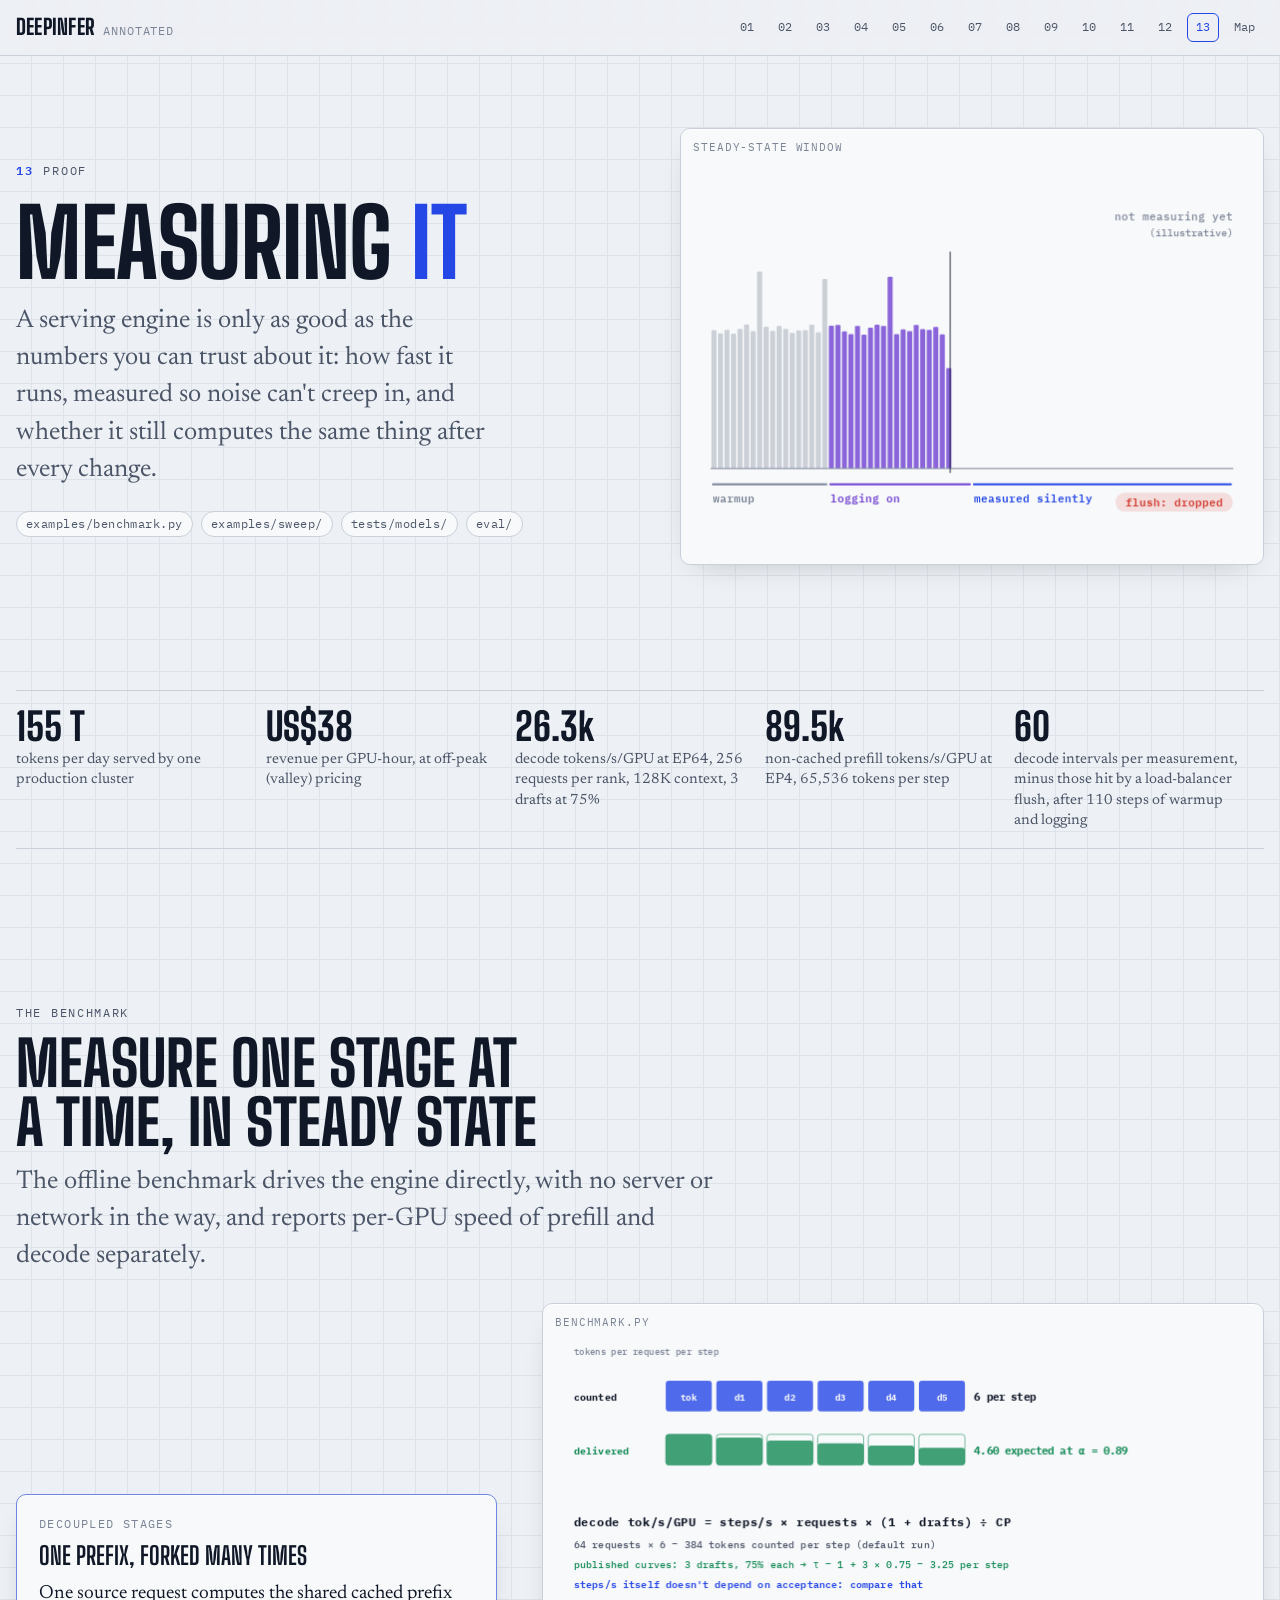
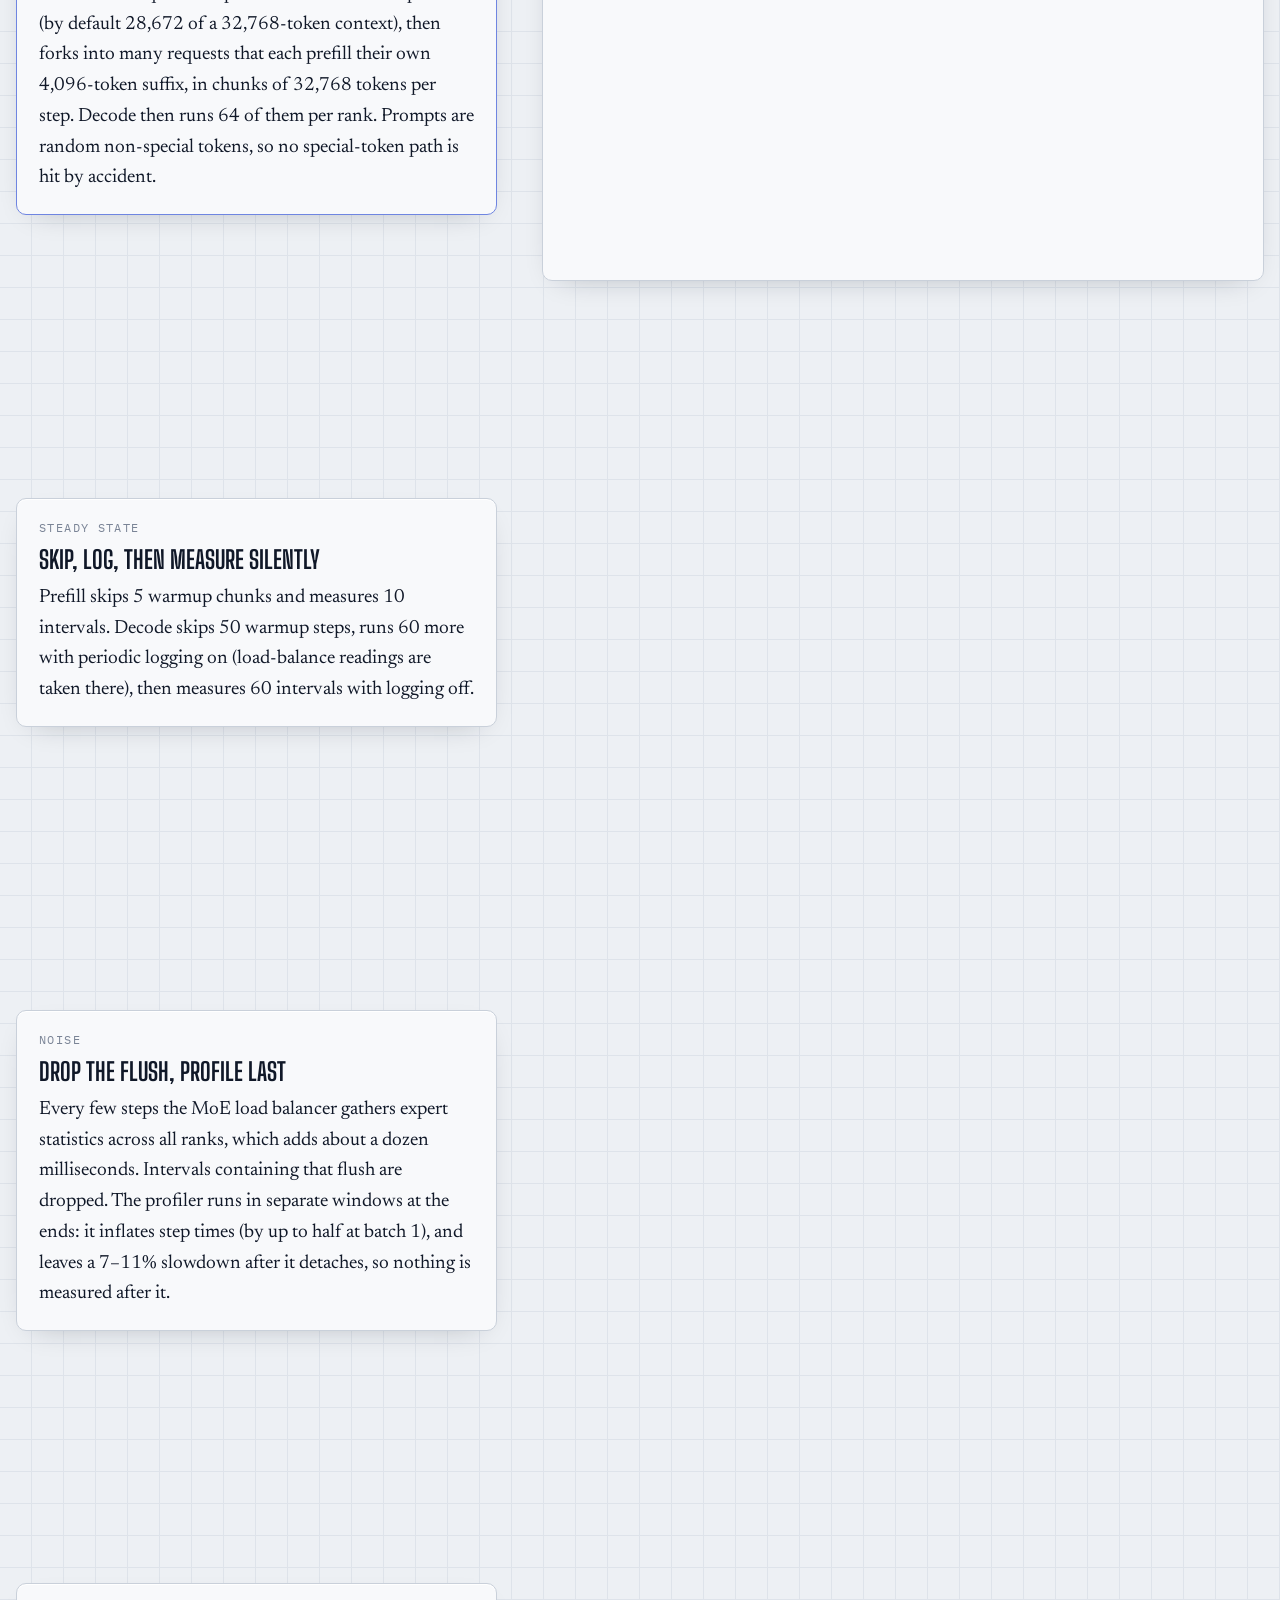
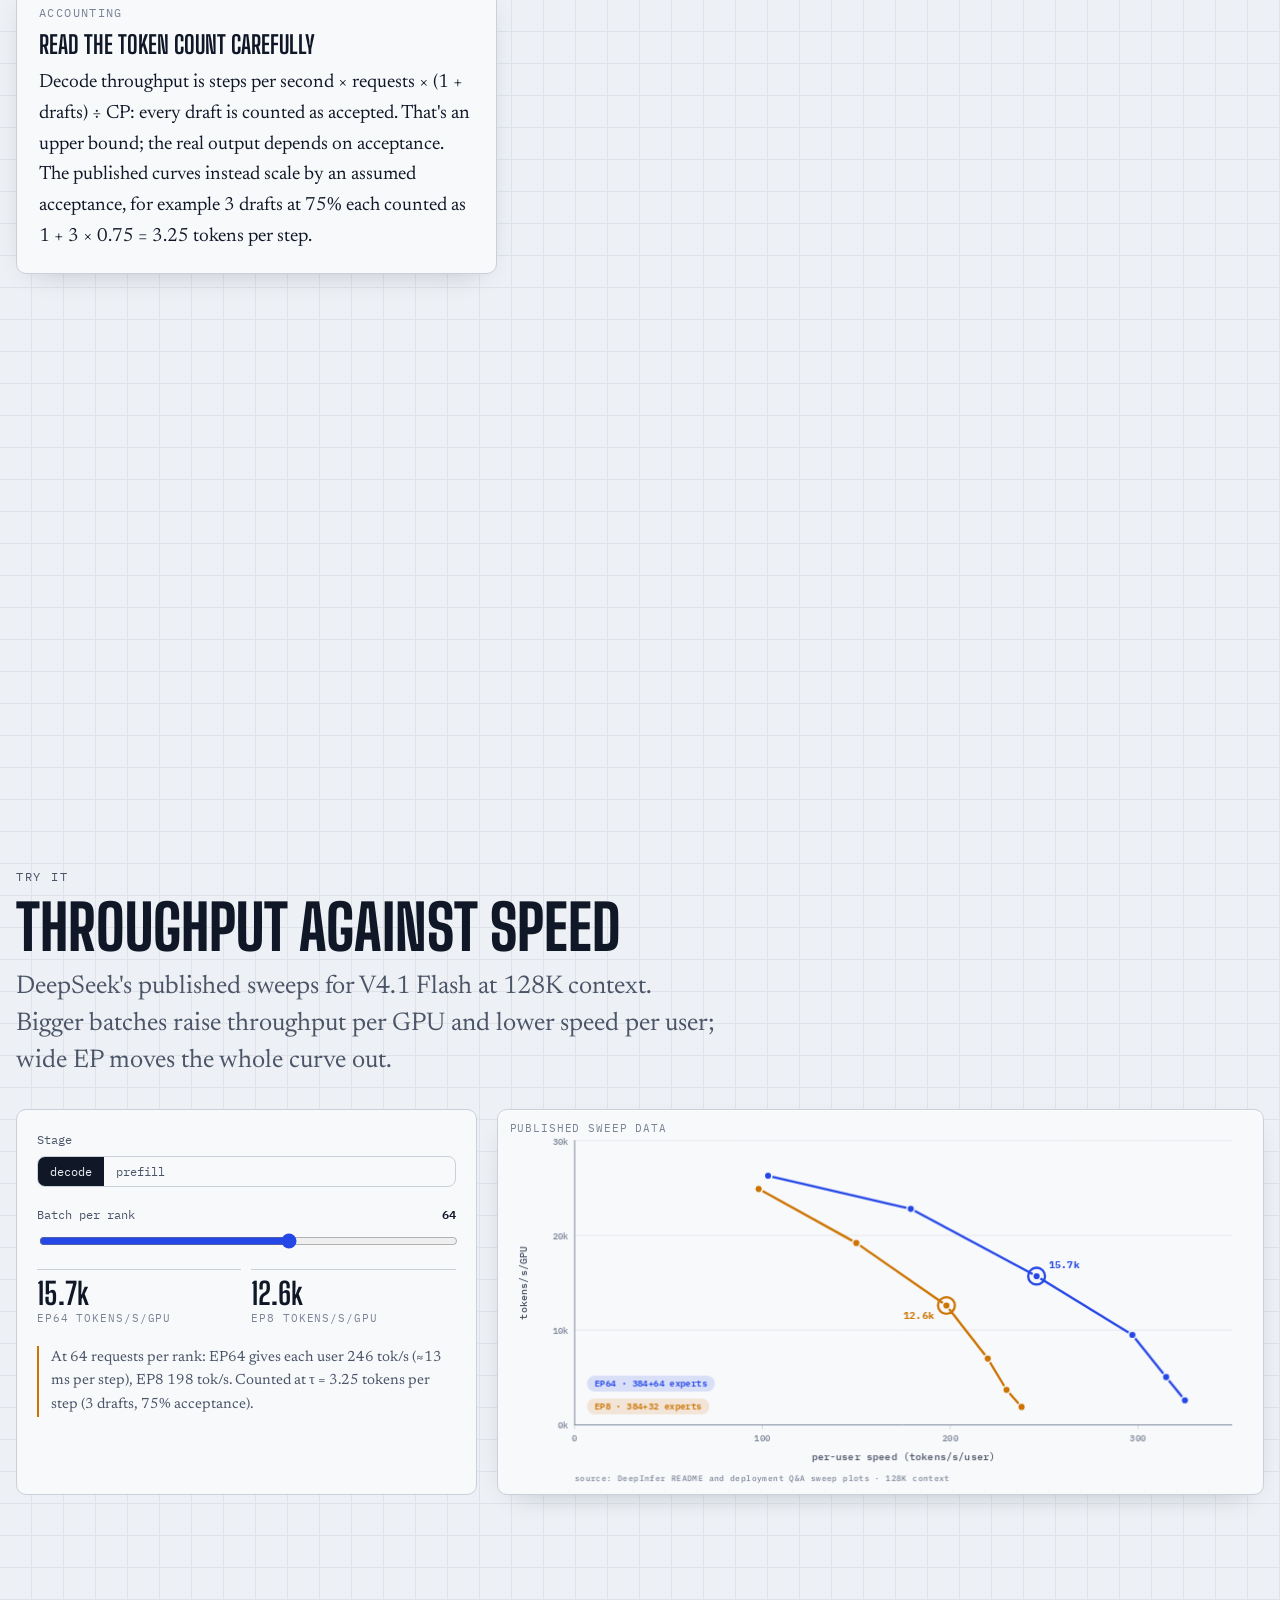
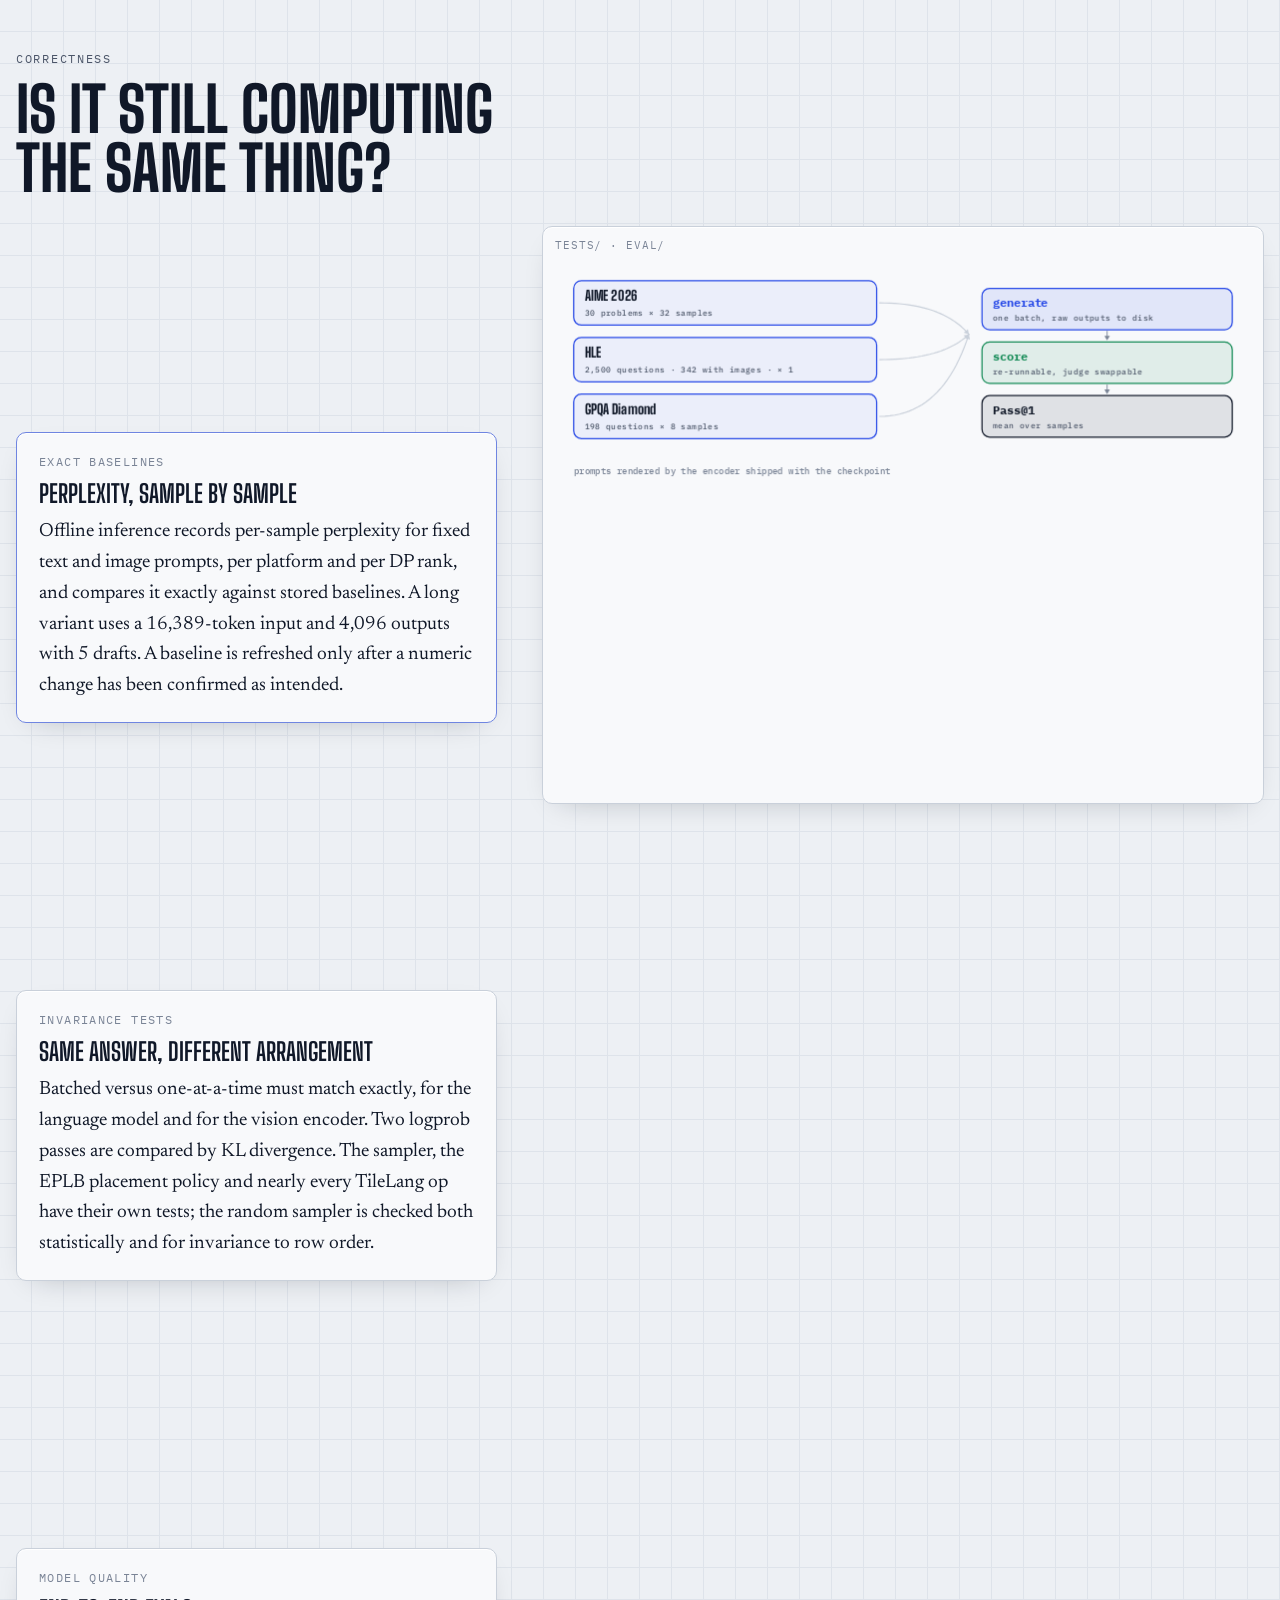
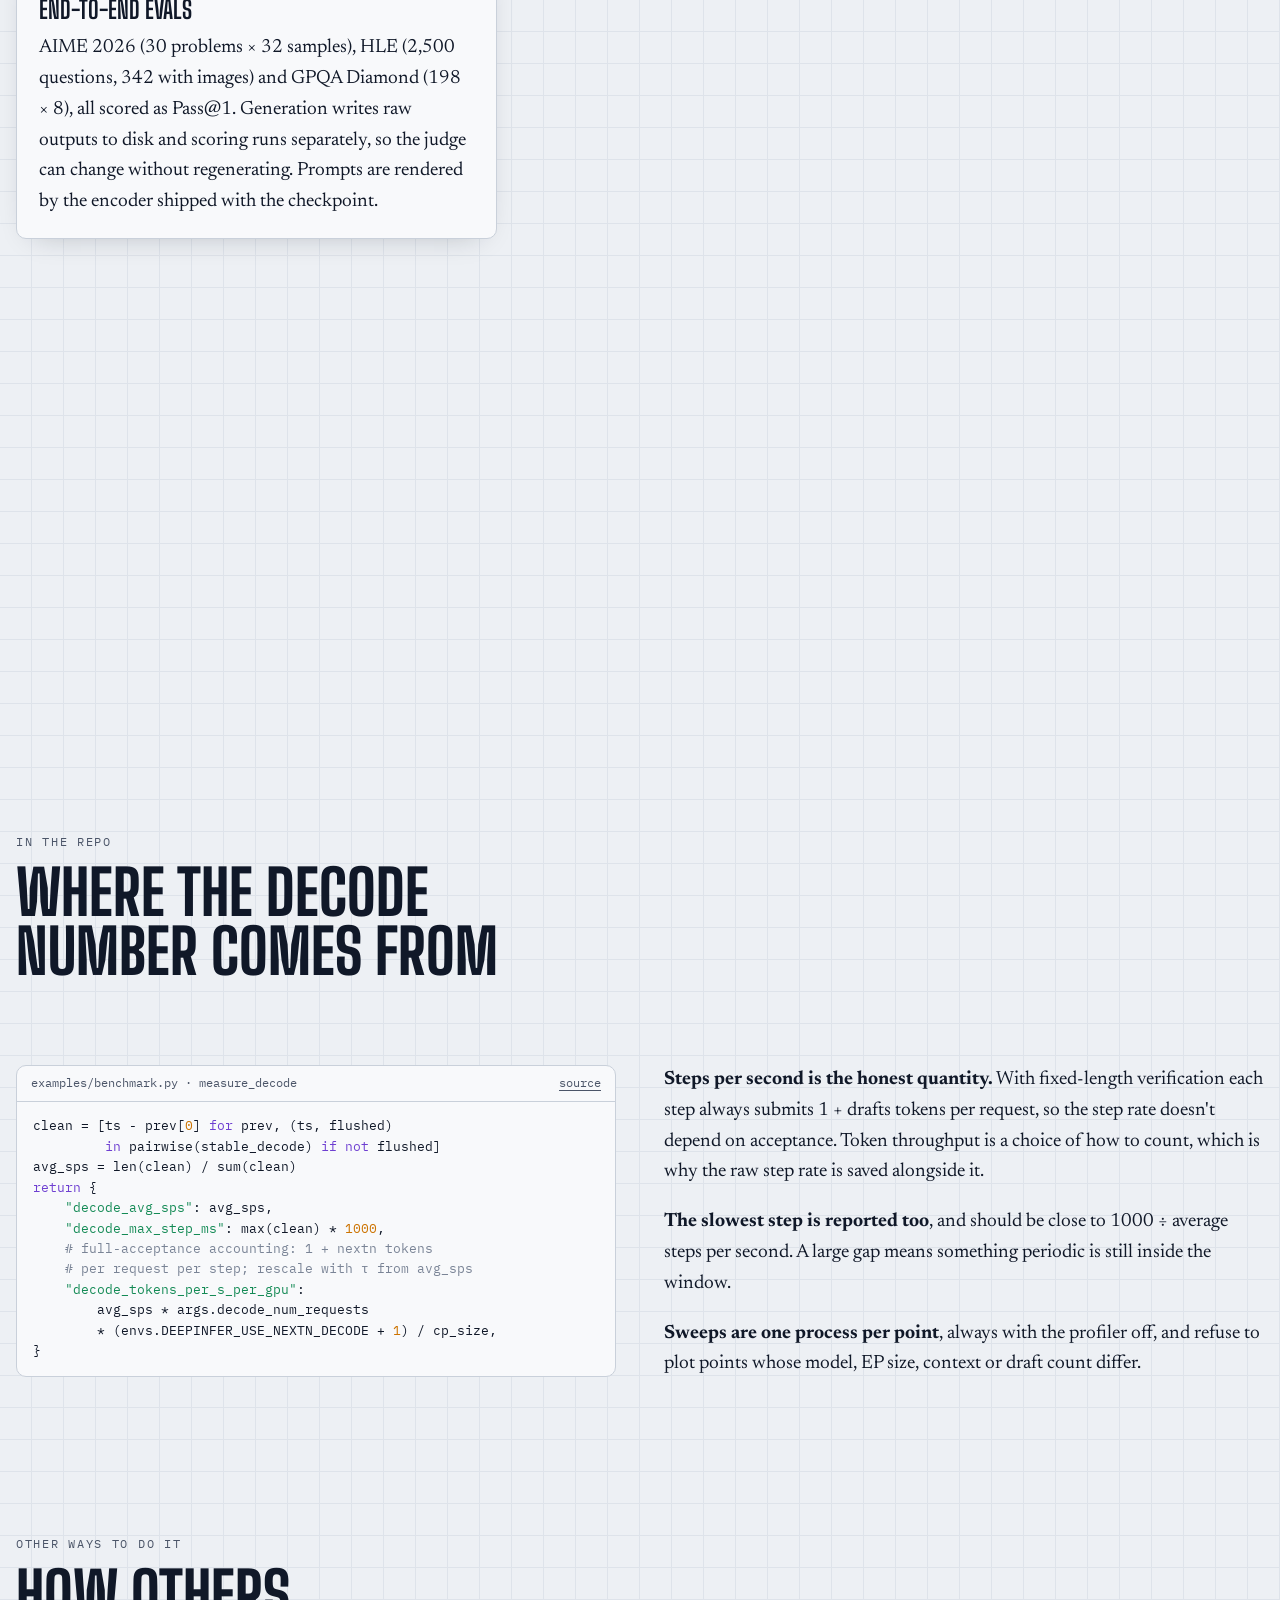
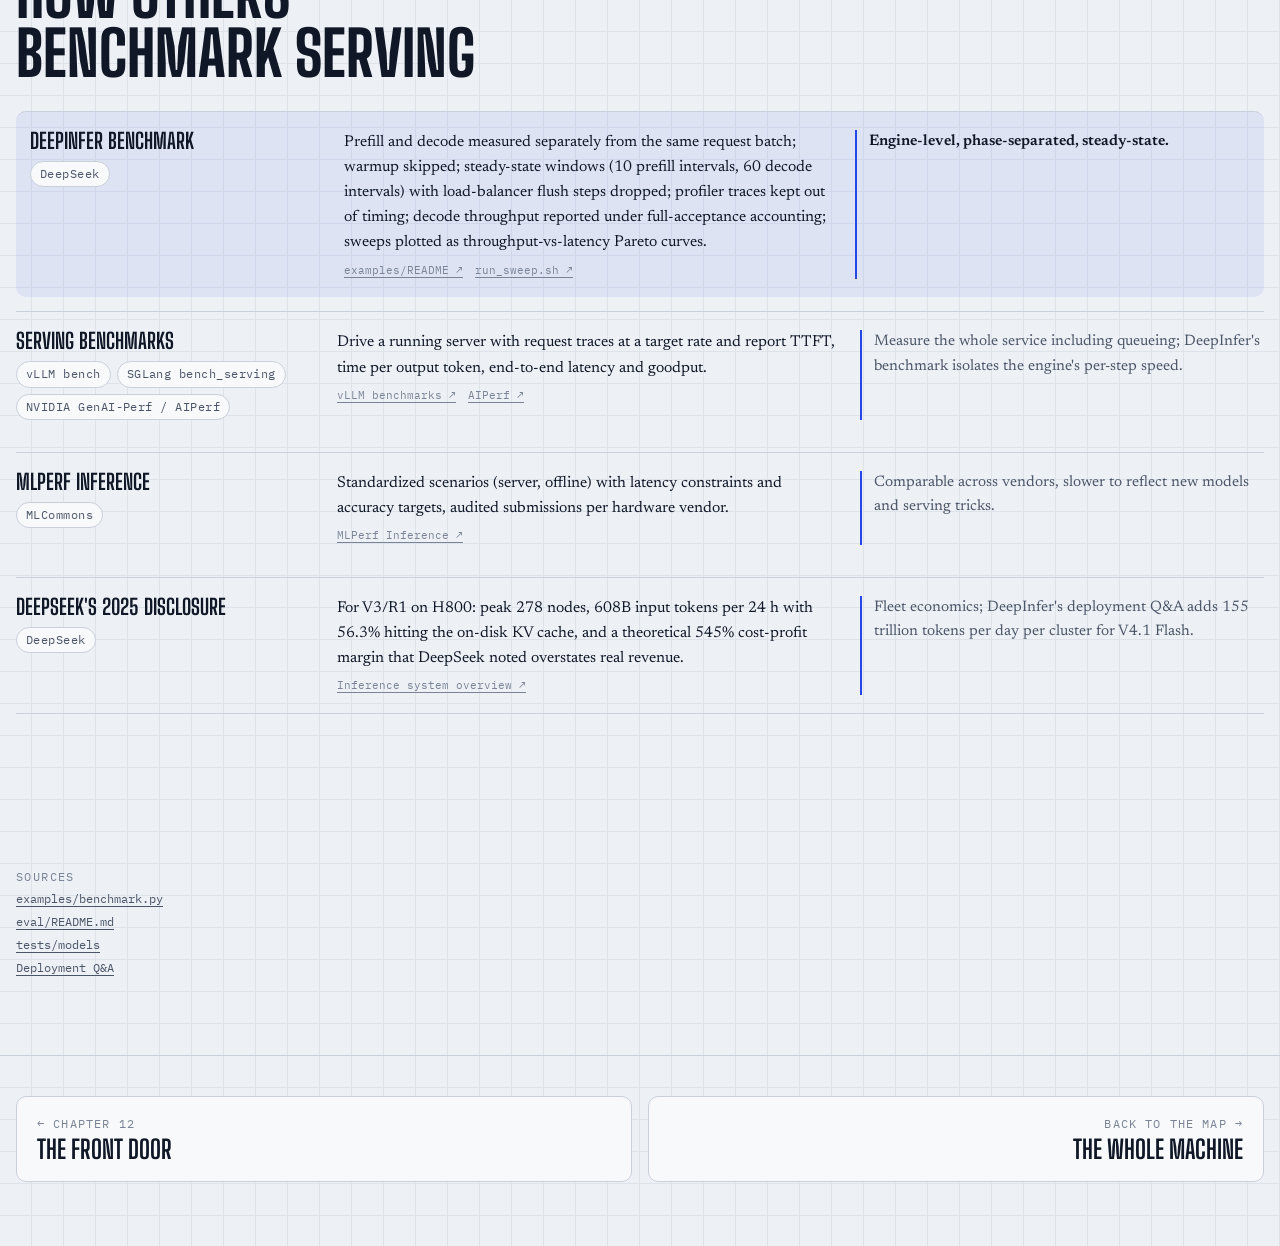
<file: measure.html>
<!doctype html>
<html lang="en">
<head>
<meta charset="utf-8">
<meta name="viewport" content="width=device-width, initial-scale=1, viewport-fit=cover">
<title>Measuring it · DeepInfer Annotated</title>
<meta name="claude:viewport-fit-sides" content="cover">
<link rel="preconnect" href="https://fonts.googleapis.com">
<link rel="preconnect" href="https://fonts.gstatic.com" crossorigin>
<link rel="stylesheet" href="https://fonts.googleapis.com/css2?family=Big+Shoulders+Display:wght@600;700;800&family=IBM+Plex+Mono:wght@400;500;600&family=Newsreader:ital,opsz,wght@0,6..72,400;0,6..72,500;0,6..72,600;1,6..72,400&display=swap">
<link rel="stylesheet" href="atlas.css">
</head>
<body>
<header class="bar">
  <div class="wrap">
    <a class="brand" href="index.html"><b>DeepInfer</b><span>annotated</span></a>
    <nav aria-label="Chapters">
      <a class="num" href="loop.html" title="The generation loop">01</a>
      <a class="num" href="model.html" title="The model it serves">02</a>
      <a class="num" href="engine.html" title="Anatomy of the engine">03</a>
      <a class="num" href="memory.html" title="KV memory">04</a>
      <a class="num" href="scheduling.html" title="Scheduling a step">05</a>
      <a class="num" href="parallelism.html" title="One model, many GPUs">06</a>
      <a class="num" href="cluster.html" title="The cluster around it">07</a>
      <a class="num" href="replay.html" title="Bounded replay">08</a>
      <a class="num" href="speculation.html" title="Speculative decoding">09</a>
      <a class="num" href="kernels.html" title="Numbers and kernels">10</a>
      <a class="num" href="sampling.html" title="Sampling, structure, determinism">11</a>
      <a class="num" href="frontdoor.html" title="The front door">12</a>
      <a class="num" href="measure.html" aria-current="page" title="Measuring it">13</a>
      <a href="index.html">Map</a>
    </nav>
  </div>
  <div class="progress"></div>
</header>
<main>
  <section class="hero">
    <div class="wrap">
      <div>
        <span class="eyebrow"><span class="n">13</span> Proof</span>
        <h1>Measuring <em>it</em></h1>
        <p class="dek">A serving engine is only as good as the numbers you can trust about it: how fast it runs, measured so noise can't creep in, and whether it still computes the same thing after every change.</p>
        <div class="files">
          <span class="tag">examples/benchmark.py</span>
          <span class="tag">examples/sweep/</span>
          <span class="tag">tests/models/</span>
          <span class="tag">eval/</span>
        </div>
      </div>
      <div class="board stage-card" data-stage="meter" data-label="A strip of decode steps scrolling past: grey warmup steps, measured steps, one spike from a load-balancer flush that gets dropped, and a running average of steps per second.">
        <span class="ruler">steady-state window</span>
      </div>
    </div>
  </section>

  <section class="section">
    <div class="wrap">
      <div class="facts">
        <div><b>155 T</b><span>tokens per day served by one production cluster</span></div>
        <div><b>US$38</b><span>revenue per GPU-hour, at off-peak (valley) pricing</span></div>
        <div><b>26.3k</b><span>decode tokens/s/GPU at EP64, 256 requests per rank, 128K context, 3 drafts at 75%</span></div>
        <div><b>89.5k</b><span>non-cached prefill tokens/s/GPU at EP4, 65,536 tokens per step</span></div>
        <div><b>60</b><span>decode intervals per measurement, minus those hit by a load-balancer flush, after 110 steps of warmup and logging</span></div>
      </div>
    </div>
  </section>

  <section class="section" id="method">
    <div class="wrap">
      <header>
        <span class="eyebrow">The benchmark</span>
        <h2>Measure one stage at a time, in steady state</h2>
        <p class="lede">The offline benchmark drives the engine directly, with no server or network in the way, and reports per-GPU speed of prefill and decode separately.</p>
      </header>
      <div class="scrolly" data-scrolly>
        <div class="beats">
          <div class="beat"><div class="card"><span class="k">Decoupled stages</span><h4>One prefix, forked many times</h4><p>One source request computes the shared cached prefix (by default 28,672 of a 32,768-token context), then forks into many requests that each prefill their own 4,096-token suffix, in chunks of 32,768 tokens per step. Decode then runs 64 of them per rank. Prompts are random non-special tokens, so no special-token path is hit by accident.</p></div></div>
          <div class="beat"><div class="card"><span class="k">Steady state</span><h4>Skip, log, then measure silently</h4><p>Prefill skips 5 warmup chunks and measures 10 intervals. Decode skips 50 warmup steps, runs 60 more with periodic logging on (load-balance readings are taken there), then measures 60 intervals with logging off.</p></div></div>
          <div class="beat"><div class="card"><span class="k">Noise</span><h4>Drop the flush, profile last</h4><p>Every few steps the MoE load balancer gathers expert statistics across all ranks, which adds about a dozen milliseconds. Intervals containing that flush are dropped. The profiler runs in separate windows at the ends: it inflates step times (by up to half at batch 1), and leaves a 7–11% slowdown after it detaches, so nothing is measured after it.</p></div></div>
          <div class="beat"><div class="card"><span class="k">Accounting</span><h4>Read the token count carefully</h4><p>Decode throughput is steps per second × requests × (1 + drafts) ÷ CP: every draft is counted as accepted. That's an upper bound; the real output depends on acceptance. The published curves instead scale by an assumed acceptance, for example 3 drafts at 75% each counted as 1 + 3 × 0.75 = 3.25 tokens per step.</p></div></div>
        </div>
        <div class="stick"><div class="board" data-stage="method" data-label="A source request's cached prefix forking into many suffixes cut into prefill chunks; a step timeline with warmup, logged and silent measurement segments; step durations with one flush spike dropped and profiler windows at the ends; counted versus delivered tokens per decode step."><span class="ruler">benchmark.py</span></div></div>
      </div>
    </div>
  </section>

  <section class="section" id="lab">
    <div class="wrap">
      <header>
        <span class="eyebrow">Try it</span>
        <h2>Throughput against speed</h2>
        <p class="lede">DeepSeek's published sweeps for V4.1 Flash at 128K context. Bigger batches raise throughput per GPU and lower speed per user; wide EP moves the whole curve out.</p>
      </header>
      <div class="lab">
        <div class="controls" id="par-ctl">
          <div class="ctl"><label>Stage</label>
            <div class="seg" id="pmode"><button type="button" value="decode" aria-pressed="true">decode</button><button type="button" value="prefill" aria-pressed="false">prefill</button></div>
          </div>
          <div class="ctl"><label for="ppt">Batch per rank <output for="ppt">64</output></label><input type="range" id="ppt" min="0" max="5" step="1" value="3"></div>
          <div class="readout">
            <div><b id="pa-1">–</b><span id="pa-1l">–</span></div>
            <div><b id="pa-2">–</b><span id="pa-2l">–</span></div>
          </div>
          <p class="note" id="pa-note">–</p>
        </div>
        <div class="board" data-stage="pareto" data-label="Decode throughput per GPU against per-user speed for EP64 and EP8 at batch sizes 8 to 256, or prefill throughput against step latency for chunk sizes 4,096 to 65,536, with the selected point highlighted."><span class="ruler">published sweep data</span></div>
      </div>
    </div>
  </section>

  <section class="section" id="correct">
    <div class="wrap">
      <header>
        <span class="eyebrow">Correctness</span>
        <h2>Is it still computing the same thing?</h2>
      </header>
      <div class="scrolly" data-scrolly>
        <div class="beats">
          <div class="beat"><div class="card"><span class="k">Exact baselines</span><h4>Perplexity, sample by sample</h4><p>Offline inference records per-sample perplexity for fixed text and image prompts, per platform and per DP rank, and compares it exactly against stored baselines. A long variant uses a 16,389-token input and 4,096 outputs with 5 drafts. A baseline is refreshed only after a numeric change has been confirmed as intended.</p></div></div>
          <div class="beat"><div class="card"><span class="k">Invariance tests</span><h4>Same answer, different arrangement</h4><p>Batched versus one-at-a-time must match exactly, for the language model and for the vision encoder. Two logprob passes are compared by KL divergence. The sampler, the EPLB placement policy and nearly every TileLang op have their own tests; the random sampler is checked both statistically and for invariance to row order.</p></div></div>
          <div class="beat"><div class="card"><span class="k">Model quality</span><h4>End-to-end evals</h4><p>AIME 2026 (30 problems × 32 samples), HLE (2,500 questions, 342 with images) and GPQA Diamond (198 × 8), all scored as Pass@1. Generation writes raw outputs to disk and scoring runs separately, so the judge can change without regenerating. Prompts are rendered by the encoder shipped with the checkpoint.</p></div></div>
        </div>
        <div class="stick"><div class="board" data-stage="checks" data-label="Baseline perplexities compared sample by sample with one mismatch failing the run; a grid of invariance tests; three evaluation suites feeding a generate then score pipeline."><span class="ruler">tests/ · eval/</span></div></div>
      </div>
    </div>
  </section>

  <section class="section" id="code">
    <div class="wrap stack">
      <header>
        <span class="eyebrow">In the repo</span>
        <h2>Where the decode number comes from</h2>
      </header>
      <div class="split">
        <div class="code">
          <div class="hd"><span>examples/benchmark.py · measure_decode</span><a href="https://github.com/deepseek-ai/DeepInfer/blob/main/examples/benchmark.py" target="_blank" rel="noopener">source</a></div>
<pre>clean = [ts - prev[<span class="n">0</span>] <span class="k">for</span> prev, (ts, flushed)
         <span class="k">in</span> pairwise(stable_decode) <span class="k">if not</span> flushed]
avg_sps = len(clean) / sum(clean)
<span class="k">return</span> {
    <span class="s">"decode_avg_sps"</span>: avg_sps,
    <span class="s">"decode_max_step_ms"</span>: max(clean) * <span class="n">1000</span>,
    <span class="c"># full-acceptance accounting: 1 + nextn tokens</span>
    <span class="c"># per request per step; rescale with τ from avg_sps</span>
    <span class="s">"decode_tokens_per_s_per_gpu"</span>:
        avg_sps * args.decode_num_requests
        * (envs.DEEPINFER_USE_NEXTN_DECODE + <span class="n">1</span>) / cp_size,
}</pre>
        </div>
        <div class="prose">
          <p><b>Steps per second is the honest quantity.</b> With fixed-length verification each step always submits 1 + drafts tokens per request, so the step rate doesn't depend on acceptance. Token throughput is a choice of how to count, which is why the raw step rate is saved alongside it.</p>
          <p><b>The slowest step is reported too</b>, and should be close to 1000 ÷ average steps per second. A large gap means something periodic is still inside the window.</p>
          <p><b>Sweeps are one process per point</b>, always with the profiler off, and refuse to plot points whose model, EP size, context or draft count differ.</p>
        </div>
      </div>
    </div>
  </section>

  <section class="section" id="others">
    <div class="wrap">
      <header>
        <span class="eyebrow">Other ways to do it</span>
        <h2>How others benchmark serving</h2>
      </header>
      <div class="compare" id="alts-measure"></div>
    </div>
  </section>

  <section class="section">
    <div class="wrap"><div class="sources" id="sources-measure"></div></div>
  </section>

</main>
<nav class="next" aria-label="Chapter navigation">
  <div class="wrap">
    <a href="frontdoor.html"><span>← Chapter 12</span><b>The front door</b></a>
    <a class="fwd" href="index.html"><span>Back to the map →</span><b>The whole machine</b></a>
  </div>
</nav>
<script src="atlas.js"></script>
<script src="alts.js"></script>
<script>
(function () {
  const { ramp, ease, clamp, lerp, rng } = Atlas;

  /* ---------------- hero: steady-state meter ---------------- */
  Atlas.scene("meter", (g, s) => {
    const { W, H } = g;
    const R = rng(12);
    const NW = 18, NL = 22, NM = 40, N = NW + NL + NM;
    const dur = []; for (let i = 0; i < N; i++) dur.push(31 + (R() - 0.5) * 2.4 + (i % 10 === 7 ? 12 : 0));
    const kind = (i) => (i < NW ? 0 : i < NW + NL ? 1 : 2);
    const cyc = 9, tt = s.t % cyc, head = clamp(tt / 7) * N;
    const x0 = 30, x1 = W - 30, base = H - 96, bw = (x1 - x0) / N, hs = (H - 230) / 46;
    let sum = 0, cnt = 0, maxd = 0;
    for (let i = 0; i < N; i++) {
      const p = clamp(head - i);
      if (p <= 0) break;
      const d = dur[i], kd = kind(i), flush = i % 10 === 7;
      const x = x0 + i * bw, h = d * hs * ease(p);
      const c = kd === 0 ? "ink-3" : kd === 1 ? "cpu" : "compute";
      if (flush && kd === 2) g.hatch(x + 0.5, base - h, bw - 1.5, h, { color: "bad", r: 1 });
      else g.rect(x + 0.5, base - h, bw - 1.5, h, { fill: c, r: 1, a: kd === 0 ? 0.35 : 0.8 });
      if (kd === 2 && !flush && p >= 1) { sum += d; cnt++; maxd = Math.max(maxd, d); }
    }
    g.line(x0, base, x1, base, { color: "ink-3", lw: 1 });
    if (head < N) g.line(x0 + head * bw, base - 46 * hs - 10, x0 + head * bw, base + 4, { color: "ink", lw: 1.5, a: 0.6 });
    // segment brackets
    [[0, NW, "warmup"], [NW, NW + NL, "logging on"], [NW + NL, N, "measured silently"]].forEach(([a, b, l], k) => {
      const xa = x0 + a * bw + 2, xb = x0 + b * bw - 2, y = base + 16;
      g.line(xa, y, xb, y, { color: k === 2 ? "compute" : k === 1 ? "cpu" : "ink-3", lw: 2 });
      g.text(l, xa, y + 18, { size: 11, color: k === 2 ? "compute" : k === 1 ? "cpu" : "ink-3", weight: 600 });
    });
    g.chip(x1, base + 34, "flush: dropped", "bad", { size: 11, align: "right" });
    const sps = cnt ? 1000 * cnt / sum : 0;
    if (cnt) g.text(sps.toFixed(1), x1, 70, { size: 44, font: "display", weight: 800, color: "compute", align: "right" });
    g.text(cnt ? `steps/s · ${cnt} clean intervals · max ${maxd.toFixed(1)} ms` : "not measuring yet", x1, 92, { size: 11, color: "ink-3", align: "right" });
    g.text("(illustrative)", x1, 108, { size: 10, color: "ink-3", align: "right" });
  }, { anim: true, restT: 8, zoom: 1.0, minW: 540 });

  /* ---------------- method ---------------- */
  Atlas.scene("method", (g, s) => {
    const { W, H, narrow } = g;
    const a0 = s.solo(0), a1 = s.solo(1), a2 = s.solo(2), a3 = s.solo(3);
    const x0 = 40, x1 = W - 40;
    if (a0 > 0.01) {
      const ctx = 32768, nc = 4096, cached = ctx - nc;
      const sx = (t) => x0 + (x1 - x0) * t / ctx;
      const fork = ease(clamp(((s.t % 7) - 0.4) / 1.0));
      g.text("source request", x0, 60, { size: 12, color: "ink-3", a: a0 });
      g.rect(x0, 70, sx(cached) - x0, 26, { fill: "memory", r: 4, a: a0 * 0.8 });
      g.text("shared prefix · 28,672 tokens, computed once", x0 + 10, 88, { size: 12, color: "sheet", weight: 600, a: a0 });
      const lanes = 8, ly0 = 130, lh = Math.min(26, (H - 330) / lanes);
      for (let k = 0; k < lanes; k++) {
        const y = ly0 + k * (lh + 4), p = clamp(fork * 1.6 - k * 0.08);
        g.rect(x0, y, sx(cached) - x0, lh, { fill: "memory", r: 3, a: a0 * 0.18 * p });
        g.rect(sx(cached) + 2, y, (x1 - sx(cached)) * p, lh, { fill: "compute", r: 3, a: a0 * 0.75 });
      }
      g.text("forked: each request prefills its own 4,096-token suffix", x0, ly0 + lanes * (lh + 4) + 20, { size: 12, color: "compute", weight: 600, a: a0 });
      // prefill chunks
      const cy = ly0 + lanes * (lh + 4) + 60;
      g.text("prefill steps: 32,768 suffix tokens each", x0, cy - 10, { size: 12, color: "ink-3", a: a0 });
      for (let c = 0; c < 8; c++) g.rect(x0 + c * (x1 - x0) / 8 + 2, cy, (x1 - x0) / 8 - 4, 22, { fill: "compute", r: 3, a: a0 * (0.3 + 0.08 * c) });
      const dy = cy + 70;
      g.text("decode: 64 requests per rank reuse the prefix KV", x0, dy - 10, { size: 12, color: "ink-3", a: a0 });
      for (let k = 0; k < 32; k++) g.rect(x0 + k * (x1 - x0) / 32 + 1, dy, (x1 - x0) / 32 - 3, 18, { fill: "ok", r: 2, a: a0 * 0.6 });
      if (dy + 60 < H) g.text("prompts: random ordinary tokens · no special-token paths", x0, dy + 50, { size: 12, color: "ink-2", a: a0 });
    }
    if (a1 > 0.01) {
      const rows = [
        ["prefill", [["warmup", 5, "ink-3"], ["measure", 11, "compute"], ["profile", 2, "memory"]]],
        ["decode", [["warmup", 50, "ink-3"], ["logged", 60, "cpu"], ["silent", 61, "compute"], ["profile", 3, "memory"]]],
      ];
      rows.forEach(([name, segs], r) => {
        const y = 90 + r * 170, tot = segs.reduce((a, b) => a + b[1], 0);
        g.text(name, x0, y - 16, { size: 20, font: "display", weight: 800, color: "ink", a: a1 });
        let x = x0;
        segs.forEach(([l, n, c], i) => {
          const w = (x1 - x0) * n / tot;
          const p = ramp(s.t % 6, 0.2 + i * 0.35 + r * 0.3, 0.4);
          g.rect(x + 1, y, Math.max(2, (w - 2) * p), 40, { fill: c, r: 4, a: a1 * (c === "ink-3" ? 0.35 : 0.8) });
          if (w > 50) g.text(l, x + 8, y + 25, { size: 12, color: c === "ink-3" ? "ink" : "sheet", weight: 600, a: a1 * p });
          g.text(String(n) + (name === "prefill" && l === "measure" ? " samples" : ""), x + 4, y + 60, { size: 11, color: "ink-3", a: a1 * p });
          x += w;
        });
      });
      g.text("10 prefill intervals and 60 decode intervals between consecutive samples", x0, 90 + 2 * 170 - 30, { size: 13, color: "compute", weight: 600, a: a1 });
      g.text("load-balance readings come from the logged segment; the silent one gives the number", x0, 90 + 2 * 170 - 6, { size: 12, color: "ink-2", a: a1 });
    }
    if (a2 > 0.01) {
      const R = rng(8), n = 30, base = H * 0.5, hs = (H * 0.32) / 46, bw = (x1 - x0) / n;
      const drop = ease(clamp(((s.t % 6) - 1.4) / 0.8));
      g.text("step durations in the measured window", x0, 60, { size: 12, color: "ink-3", a: a2 });
      for (let i = 0; i < n; i++) {
        const fl = i === 9 || i === 19 || i === 29, d = 31 + (R() - 0.5) * 2 + (fl ? 12 : 0);
        if (fl) g.hatch(x0 + i * bw + 1, base - d * hs, bw - 3, d * hs, { color: "bad", r: 2, a: a2 * (1 - 0.6 * drop) });
        else g.rect(x0 + i * bw + 1, base - d * hs, bw - 3, d * hs, { fill: "compute", r: 2, a: a2 * 0.8 });
      }
      g.line(x0, base, x1, base, { color: "ink-3", lw: 1, a: a2 });
      g.text("+~12 ms: MoE load-balance flush (all-gather across EP) → interval dropped", x0, base + 26, { size: 12, color: "bad", weight: 600, a: a2 });
      const py = base + 80;
      g.text("profiler", x0, py - 12, { size: 12, color: "ink-3", a: a2 });
      const segs = [["prefill trace", 0.12, "memory"], ["measure (no profiler)", 0.7, "compute"], ["decode trace", 0.12, "memory"]];
      let x = x0;
      segs.forEach(([l, w, c]) => { g.rect(x + 1, py, (x1 - x0) * w - 2, 30, { fill: c, r: 4, a: a2 * 0.7 }); g.text(l, x + 8, py + 20, { size: 11, color: "sheet", weight: 600, a: a2 }); x += (x1 - x0) * w + 4; });
      g.text("traces inflate steps up to ~50% at batch 1 · after detaching, 7–11% slower", x0, py + 54, { size: 12, color: "ink-2", a: a2 });
      g.text("→ trace step times are for kernel composition only, never for speed", x0, py + 76, { size: 12, color: "ink-2", a: a2 });
    }
    if (a3 > 0.01) {
      const alpha = 0.55 + 0.35 * (0.5 + 0.5 * Math.sin(s.t * 0.8));
      const nx = 5, cw = narrow ? Math.min(50, (x1 - x0 - 130) / 6) : Math.min(60, (x1 - x0 - 140) / 6);
      const lblX = narrow ? x0 + 120 : x0 + 120 + 6 * (cw + 6) + 6, lblDy = narrow ? 60 : 26;
      g.text("tokens per request per step", x0, 66, { size: 12, color: "ink-3", a: a3 });
      const rowsY = narrow ? [100, 190] : [100, 170];
      g.text("counted", x0, rowsY[0] + 26, { size: 13, color: "ink", weight: 700, a: a3 });
      g.text("delivered", x0, rowsY[1] + 26, { size: 13, color: "ok", weight: 700, a: a3 });
      let surv = 1, exp = 1;
      for (let j = 0; j <= nx; j++) {
        const x = x0 + 120 + j * (cw + 6);
        g.rect(x, rowsY[0], cw, 40, { fill: "compute", r: 4, a: a3 * 0.8 });
        g.text(j === 0 ? "tok" : "d" + j, x + cw / 2, rowsY[0] + 26, { size: 12, color: "sheet", align: "center", weight: 700, a: a3 });
        if (j > 0) { surv *= alpha; exp += surv; }
        const f = j === 0 ? 1 : surv;
        g.rect(x, rowsY[1], cw, 40, { stroke: "ok", lw: 1.2, r: 4, a: a3 * 0.6 });
        g.rect(x, rowsY[1] + 40 * (1 - f), cw, 40 * f, { fill: "ok", r: 4, a: a3 * 0.8 });
      }
      g.text(`6 per step`, lblX, rowsY[0] + lblDy, { size: 14, color: "ink", weight: 700, a: a3 });
      g.text(`${exp.toFixed(2)} expected at α = ${alpha.toFixed(2)}`, lblX, rowsY[1] + lblDy, { size: 14, color: "ok", weight: 700, a: a3 });
      const fy = narrow ? 330 : 290;
      g.text("decode tok/s/GPU = steps/s × requests × (1 + drafts) ÷ CP", x0, fy, { size: narrow ? 13 : 16, color: "ink", weight: 700, a: a3 });
      g.text("64 requests × 6 = 384 tokens counted per step (default run)", x0, fy + 28, { size: 13, color: "ink-2", a: a3 });
      g.text("published curves: 3 drafts, 75% each → τ = 1 + 3 × 0.75 = 3.25 per step", x0, fy + 54, { size: 13, color: "ok", a: a3 });
      g.text("steps/s itself doesn't depend on acceptance: compare that", x0, fy + 80, { size: 13, color: "compute", weight: 600, a: a3 });
    }
  }, { anim: true, restT: 3 });

  /* ---------------- pareto lab ---------------- */
  const DEC = { ep64: [[325, 2600, 8], [315, 5050, 16], [297, 9500, 32], [246, 15700, 64], [179, 22800, 128], [103, 26300, 256]], ep8: [[238, 1900, 8], [230, 3700, 16], [220, 7000, 32], [198, 12600, 64], [150, 19200, 128], [98, 24900, 256]] };
  const PRE = [[68, 60000, 4096], [114, 71600, 8192], [200, 81600, 16384], [376, 87000, 32768], [731, 89500, 65536]];
  Atlas.scene("pareto", (g, s) => {
    const st = s.state; if (st.ppt === undefined) return;
    const { W, H } = g;
    const mode = st.pmode || "decode";
    const x0 = 100, x1 = W - 40, y0 = 40, y1 = H - 90;
    const k = 1000;
    const fmt = (v) => (v >= 1000 ? (v / 1000).toFixed(1) + "k" : String(v));
    const out = document.getElementById("ppt").parentElement.querySelector("output");
    if (mode === "decode") {
      const i = Math.min(5, st.ppt);
      if (out) out.textContent = String(DEC.ep64[i][2]);
      const sx = (v) => x0 + (x1 - x0) * v / 350, sy = (v) => y1 - (y1 - y0) * v / 30000;
      g.chart({ x0, y0, x1, y1, xmax: 350, ymax: 30000, xticks: [0, 100, 200, 300], yticks: [0, 10000, 20000, 30000], fy: (v) => v / k + "k", xlabel: "per-user speed (tokens/s/user)", ylabel: "tokens/s/GPU", ylabelOff: 62, tsize: 12,
        series: [{ pts: DEC.ep8.map((p) => [p[0], p[1]]), color: "memory", dots: true }, { pts: DEC.ep64.map((p) => [p[0], p[1]]), color: "compute", dots: true }] });
      [["ep64", "compute"], ["ep8", "memory"]].forEach(([key, c]) => {
        const p = DEC[key][i];
        g.circle(sx(p[0]), sy(p[1]), 11, { stroke: c, lw: 3 });
        g.text(fmt(p[1]), sx(p[0]) + (key === "ep64" ? 16 : -16), sy(p[1]) + (key === "ep64" ? -10 : 18), { size: 13, color: c, weight: 700, align: key === "ep64" ? "left" : "right" });
      });
      g.chip(x0 + 16, y1 - 54, "EP64 · 384+64 experts", "compute", { size: 12 });
      g.chip(x0 + 16, y1 - 24, "EP8 · 384+32 experts", "memory", { size: 12 });
      const a = DEC.ep64[i], b = DEC.ep8[i];
      document.getElementById("pa-1").textContent = fmt(a[1]);
      document.getElementById("pa-1l").textContent = "EP64 tokens/s/GPU";
      document.getElementById("pa-2").textContent = fmt(b[1]);
      document.getElementById("pa-2l").textContent = "EP8 tokens/s/GPU";
      document.getElementById("pa-note").textContent = `At ${a[2]} requests per rank: EP64 gives each user ${a[0]} tok/s (≈${(3.25 / a[0] * 1000).toFixed(0)} ms per step), EP8 ${b[0]} tok/s. Counted at τ = 3.25 tokens per step (3 drafts, 75% acceptance).`;
    } else {
      const i = Math.min(4, st.ppt);
      if (out) out.textContent = PRE[i][2].toLocaleString("en-US") + " tok";
      const sx = (v) => x0 + (x1 - x0) * v / 800, sy = (v) => y1 - (y1 - y0) * v / 100000;
      g.chart({ x0, y0, x1, y1, xmax: 800, ymax: 100000, xticks: [0, 200, 400, 600, 800], yticks: [0, 25000, 50000, 75000, 100000], fy: (v) => v / k + "k", xlabel: "latency (ms per prefill step)", ylabel: "non-cached tokens/s/GPU", ylabelOff: 62, tsize: 12,
        series: [{ pts: PRE.map((p) => [p[0], p[1]]), color: "compute", dots: true }] });
      const p = PRE[i];
      g.circle(sx(p[0]), sy(p[1]), 11, { stroke: "compute", lw: 3 });
      g.text(fmt(p[1]), sx(p[0]), sy(p[1]) - 18, { size: 13, color: "compute", weight: 700, align: "center" });
      g.chip(x1 - 10, y1 - 24, "EP4DP4 · bounded replay 140", "compute", { size: 12, align: "right" });
      document.getElementById("pa-1").textContent = fmt(p[1]);
      document.getElementById("pa-1l").textContent = "non-cached tokens/s/GPU";
      document.getElementById("pa-2").textContent = p[0] + " ms";
      document.getElementById("pa-2l").textContent = "per prefill step";
      document.getElementById("pa-note").textContent = `${p[2].toLocaleString("en-US")} tokens per step per rank. Past ~16K tokens the GPU is saturated: doubling the chunk doubles latency for a few percent more throughput.`;
    }
    g.text("source: DeepInfer README and deployment Q&A sweep plots · 128K context", x0, H - 16, { size: 11, color: "ink-3" });
  }, { controls: "par-ctl", format: (id, v) => String(v) });

  /* ---------------- correctness ---------------- */
  Atlas.scene("checks", (g, s) => {
    const { W, H, narrow } = g;
    const a0 = s.solo(0), a1 = s.solo(1), a2 = s.solo(2);
    const x0 = 40, x1 = W - 40;
    if (a0 > 0.01) {
      const ranks = 4, samples = 5, cw = (x1 - x0 - 90) / samples;
      const fail = (s.t % 8) > 4.5;
      g.text("baseline vs this run · decode perplexity per sample", x0, 56, { size: 12, color: "ink-3", a: a0 });
      for (let r = 0; r < ranks; r++) {
        const y = 80 + r * 64;
        g.text("DP " + r, x0, y + 30, { size: 12, color: "ink-2", a: a0 });
        for (let j = 0; j < samples; j++) {
          const x = x0 + 70 + j * cw, bad = fail && r === 2 && j === 3;
          const R = rng(r * 10 + j + 1), w1 = 0.4 + 0.5 * R();
          g.rect(x, y + 6, (cw - 12) * w1, 12, { fill: "ink-3", r: 2, a: a0 * 0.5 });
          g.rect(x, y + 24, (cw - 12) * (w1 + (bad ? 0.04 : 0)), 12, { fill: bad ? "bad" : "compute", r: 2, a: a0 * 0.8 });
          g.text(bad ? "✗" : "✓", x + cw - 14, y + 34, { size: 15, color: bad ? "bad" : "ok", weight: 700, a: a0 });
        }
      }
      const ty = 80 + ranks * 64 + 20;
      g.text(fail ? "one sample differs → run fails" : "every sample equal → pass", x0, ty, { size: 15, color: fail ? "bad" : "ok", weight: 700, a: a0 });
      g.text("intended numeric change? confirm, then refresh the baseline", x0, ty + 26, { size: 12, color: "ink-2", a: a0 });
      g.text("text, single-image, 3-image and 5-image prompts · long: 16,389 in, 4,096 out", x0, ty + 50, { size: 12, color: "ink-3", a: a0 });
    }
    if (a1 > 0.01) {
      const tests = [
        ["batch invariance", "batched = one at a time (tokens, logprobs)", "compute"],
        ["vision encoder", "batched = one at a time", "net"],
        ["KL", "two logprob passes within a bound", "cpu"],
        ["sampler", "sampling correctness cases", "ok"],
        ["EPLB policy", "structure · determinism · objective", "memory"],
        ["TileLang ops", "pytest beside nearly every op, vs reference", "compute"],
        ["random sampling", "frequency bound + row-permutation invariance", "ok"],
      ];
      const rh = Math.min(52, (H - 120) / tests.length);
      tests.forEach(([n, d, c], i) => {
        const y = 70 + i * rh, p = ramp(s.t % 6, 0.2 + i * 0.15, 0.3);
        g.rect(x0, y, x1 - x0, rh - 8, { fill: c, r: 6, a: a1 * 0.08 * p + 0.02 });
        g.rect(x0, y, 6, rh - 8, { fill: c, r: 3, a: a1 * p });
        g.text(n, x0 + 18, y + (rh - 8) / 2 + 5, { size: 14, color: "ink", weight: 700, a: a1 * p });
        g.text(d, narrow ? x1 - 10 : x0 + 200, y + (rh - 8) / 2 + 5, { size: 12, color: "ink-2", align: narrow ? "right" : "left", a: a1 * p });
        g.text("✓", x1 - 14, y + (rh - 8) / 2 + 6, { size: 16, color: "ok", weight: 700, a: a1 * p * (narrow ? 0 : 1) });
      });
    }
    if (a2 > 0.01) {
      const suites = [["AIME 2026", "30 problems × 32 samples"], ["HLE", "2,500 questions · 342 with images · × 1"], ["GPQA Diamond", "198 questions × 8 samples"]];
      suites.forEach(([n, d], i) => {
        const y = 70 + i * 74;
        g.box(x0, y, narrow ? x1 - x0 : (x1 - x0) * 0.46, 58, { color: "compute", a: a2, wash: 0.06 });
        g.text(n, x0 + 14, y + 26, { size: 18, font: "display", weight: 800, color: "ink", a: a2 });
        g.text(d, x0 + 14, y + 46, { size: 11, color: "ink-2", a: a2 });
        if (!narrow) g.curve([x0 + (x1 - x0) * 0.46 + 4, y + 29], [x0 + (x1 - x0) * 0.56, y + 29], [x0 + (x1 - x0) * 0.6, 140], { color: "hair", lw: 1.5, head: 7, a: a2 });
      });
      const px = narrow ? x0 : x0 + (x1 - x0) * 0.62, pw = narrow ? x1 - x0 : x1 - px, py = narrow ? 300 : 80;
      const steps = [["generate", "one batch, raw outputs to disk", "compute"], ["score", "re-runnable, judge swappable", "ok"], ["Pass@1", "mean over samples", "ink"]];
      steps.forEach(([n, d, c], i) => {
        const y = py + i * 70;
        g.box(px, y, pw, 54, { color: c, a: a2 });
        g.text(n, px + 14, y + 24, { size: 15, color: c, weight: 700, a: a2 });
        g.text(d, px + 14, y + 42, { size: 11, color: "ink-2", a: a2 });
        if (i < 2) g.arrow(px + pw / 2, y + 56, px + pw / 2, y + 68, { color: "ink-3", lw: 1.2, head: 7, a: a2 });
      });
      const ny = Math.max(py + 3 * 70, 70 + 3 * 74) + 30;
      if (ny < H - 10) g.text("prompts rendered by the encoder shipped with the checkpoint", x0, ny, { size: 12, color: "ink-3", a: a2 });
    }
  }, { anim: true, restT: 3.5 });
})();

</script>
<script>AtlasAlts.render("alts-measure", "sources-measure", "measure");</script>
</body>
</html>
</file>
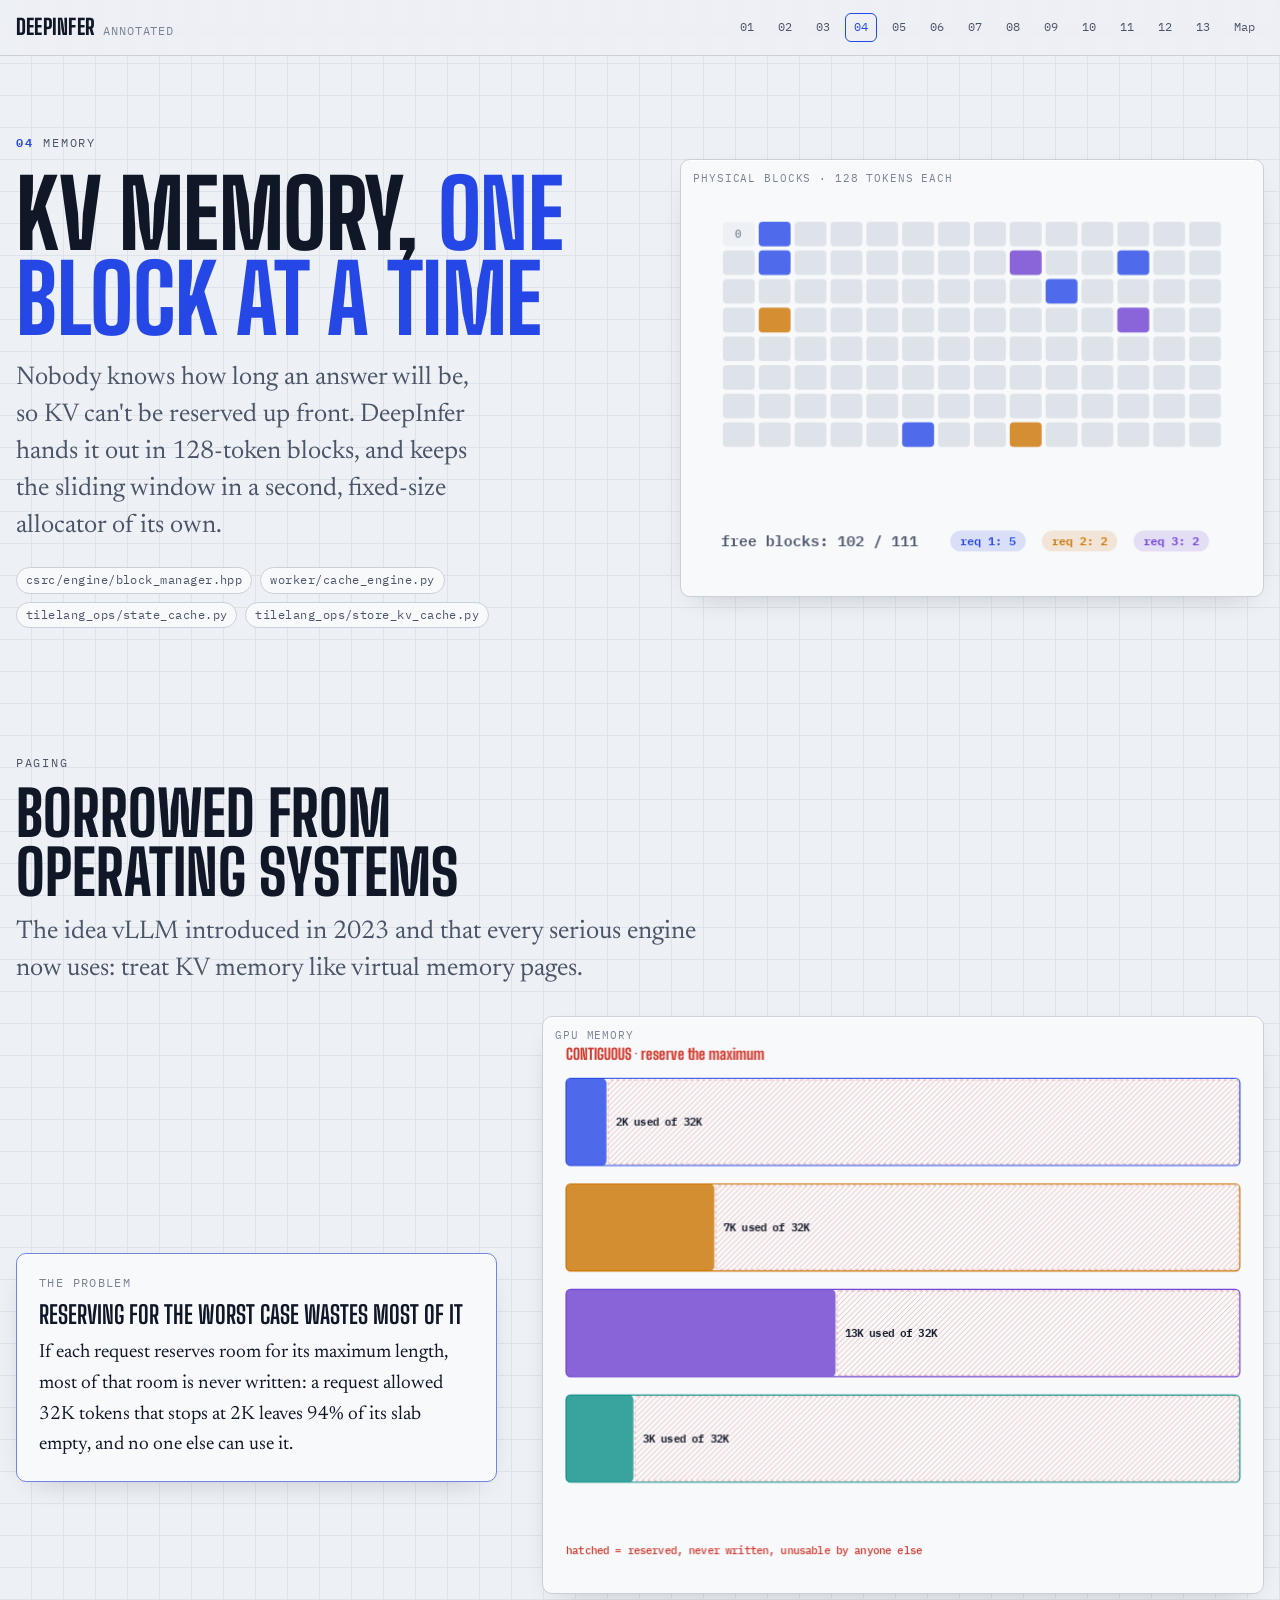
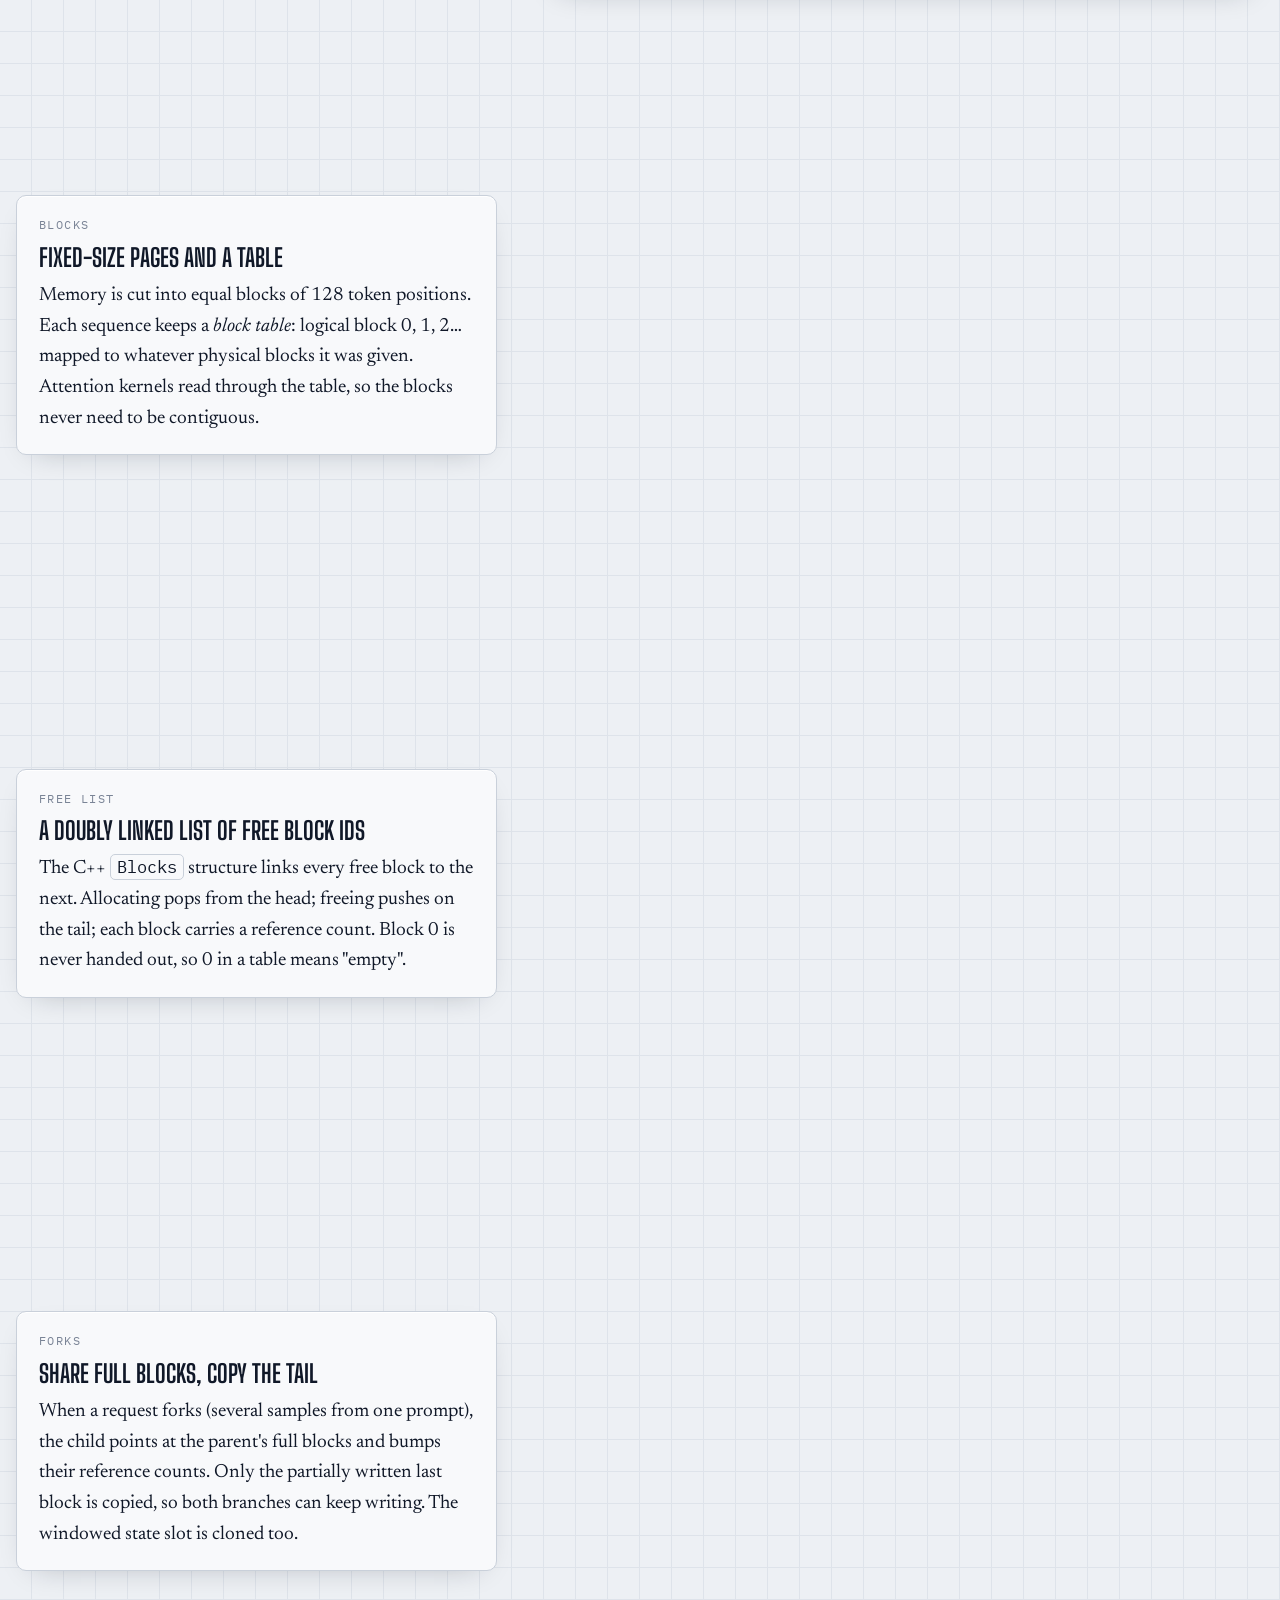
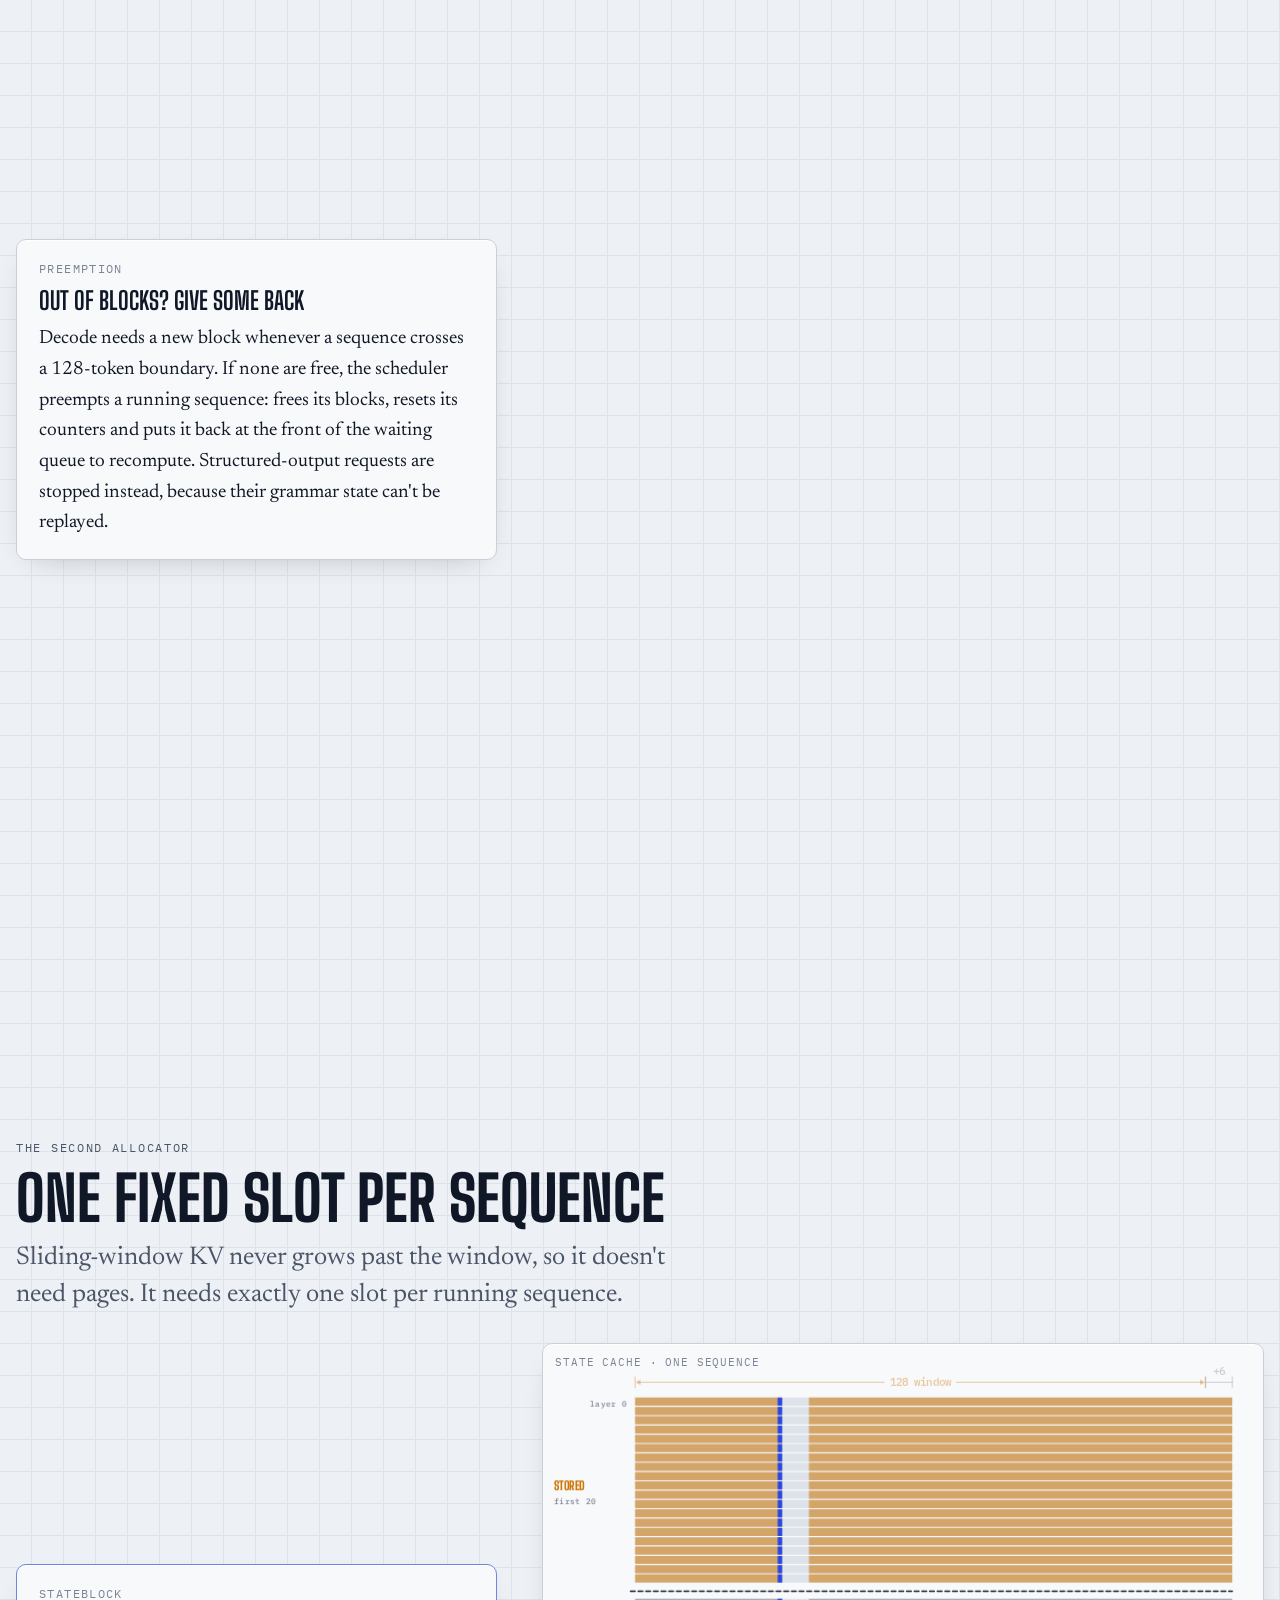
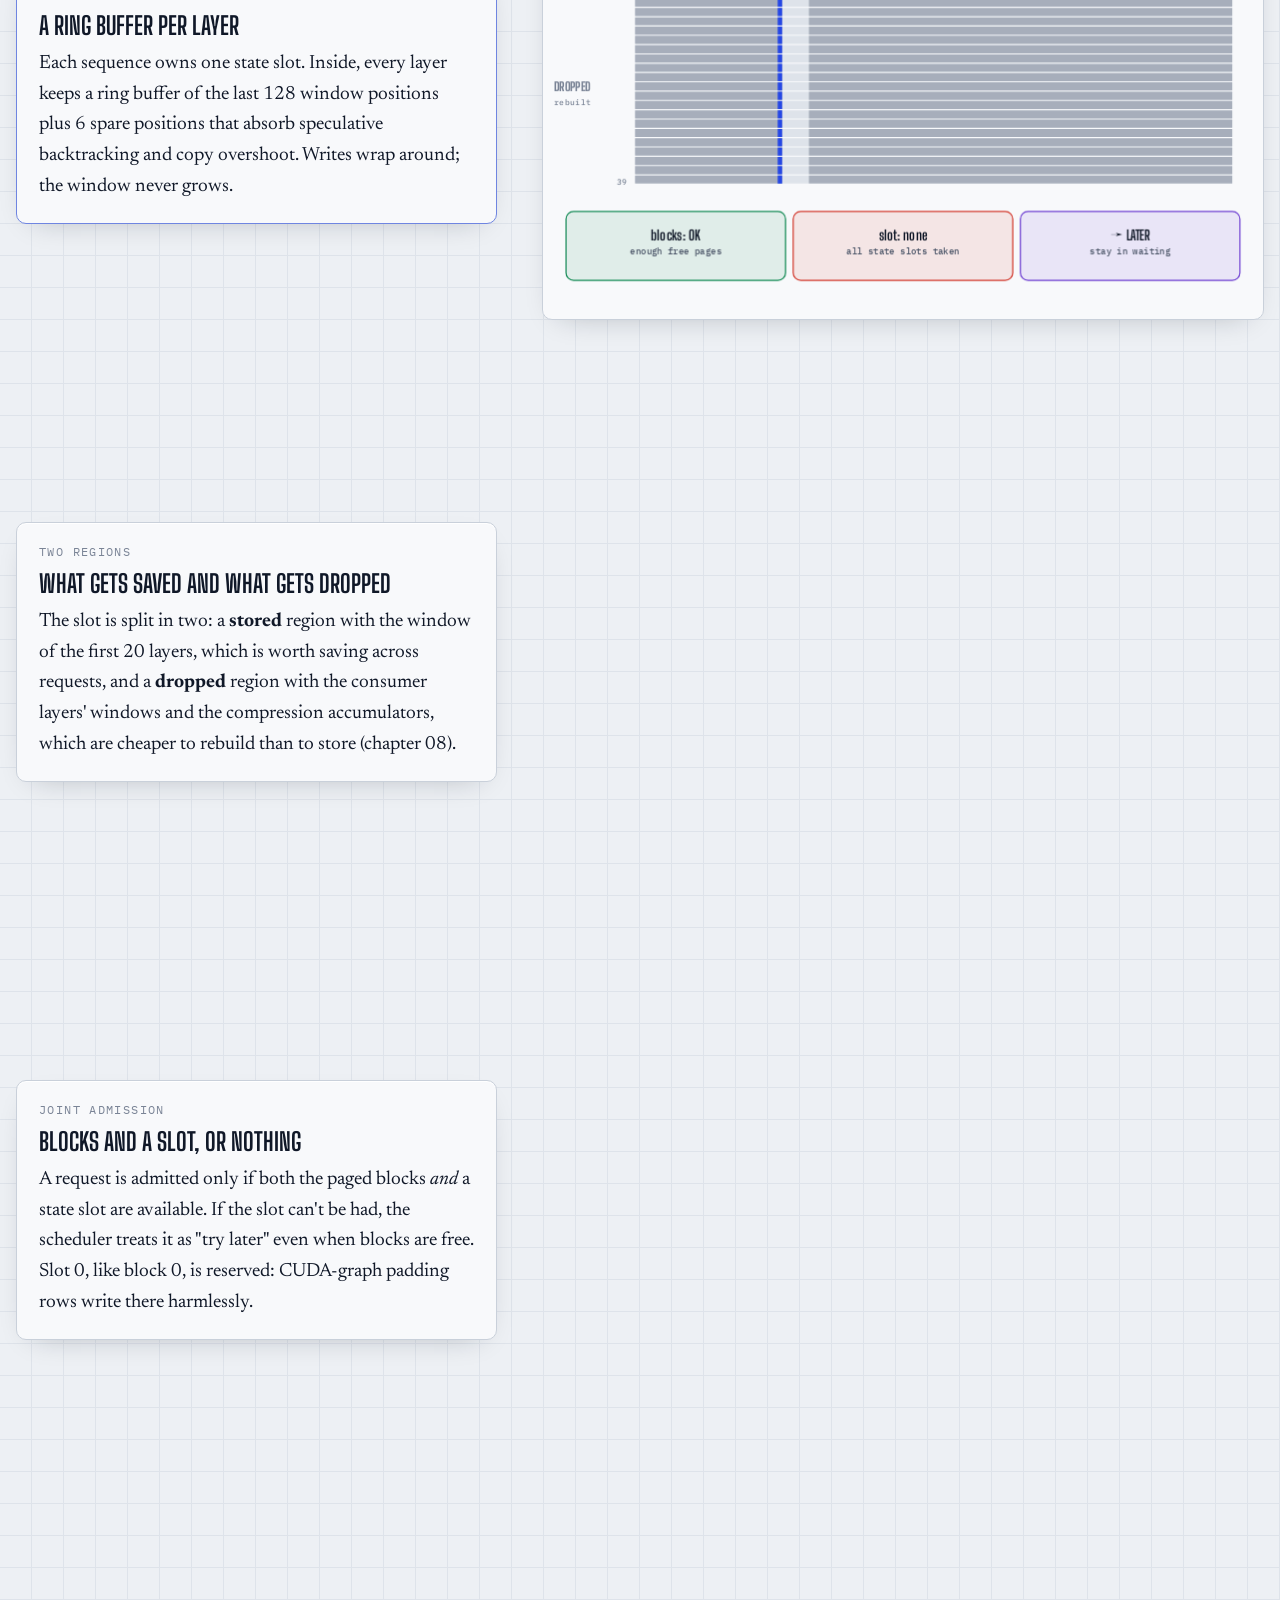
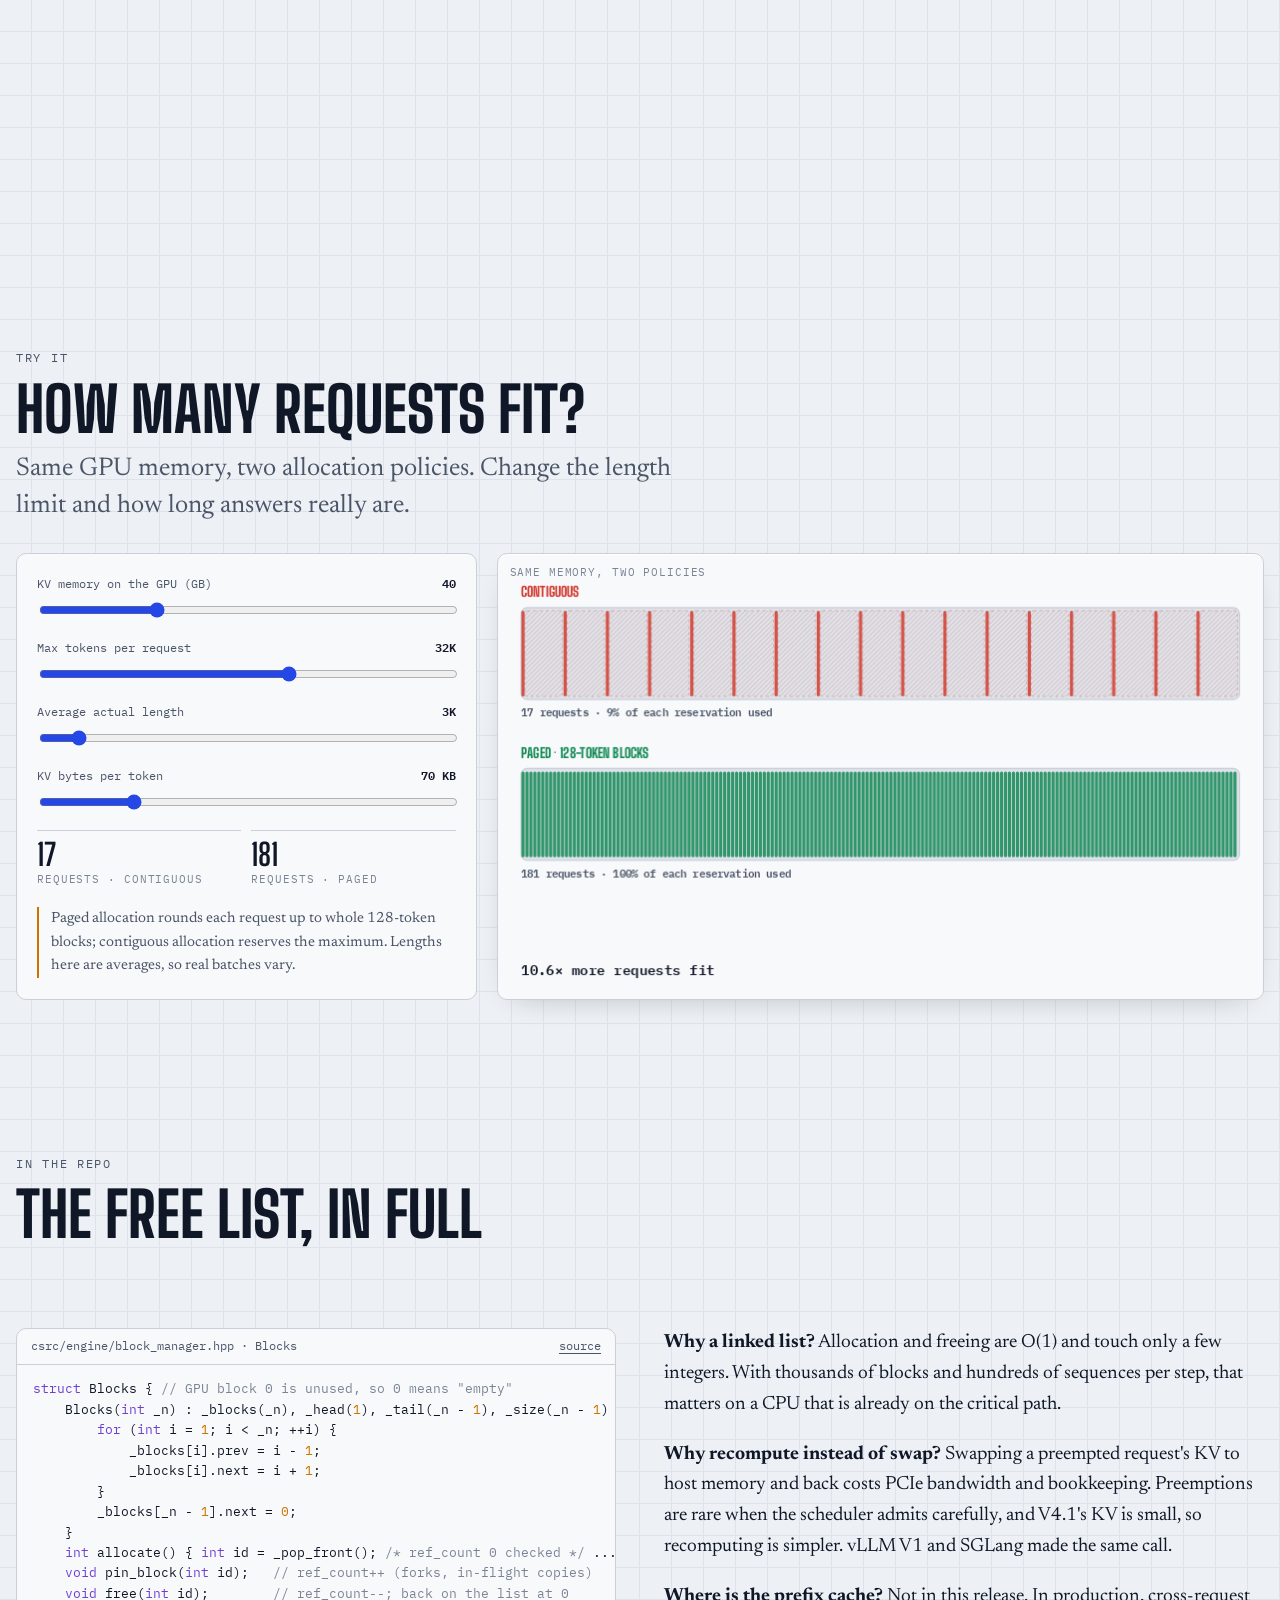
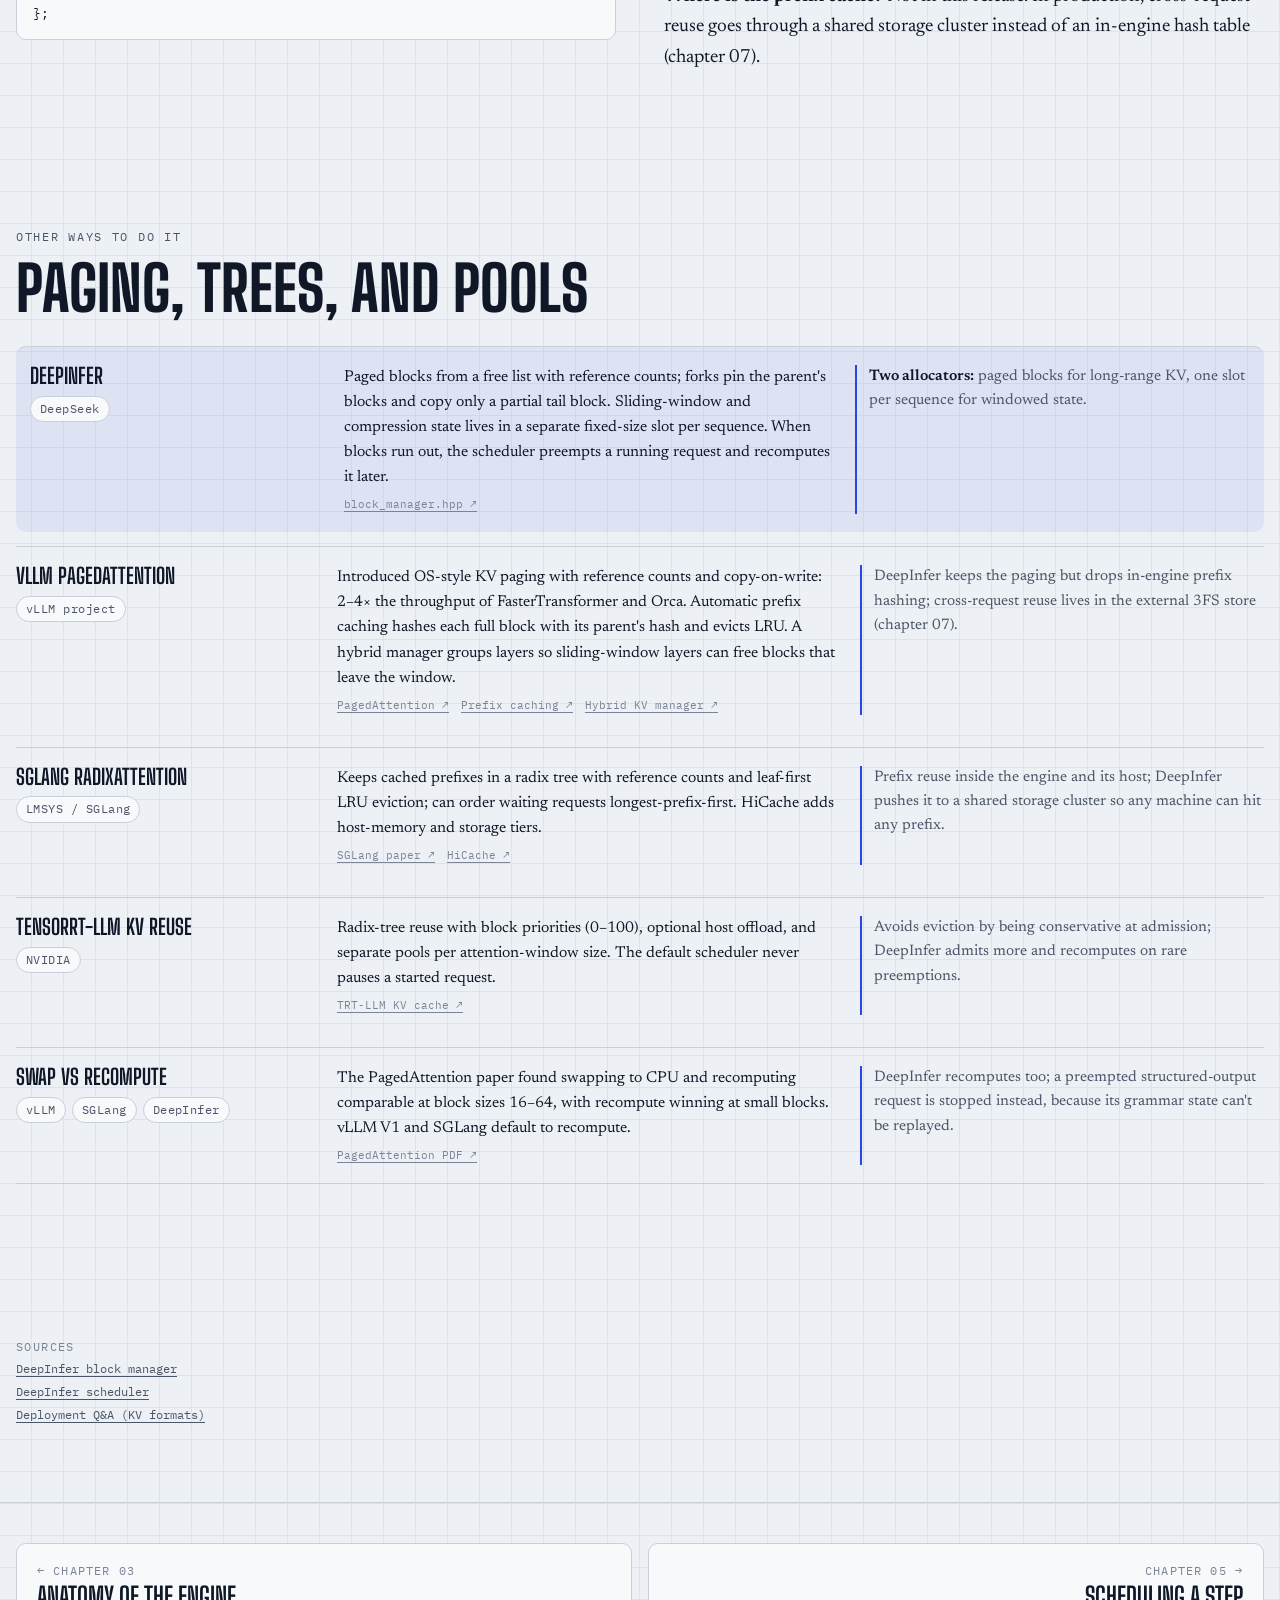
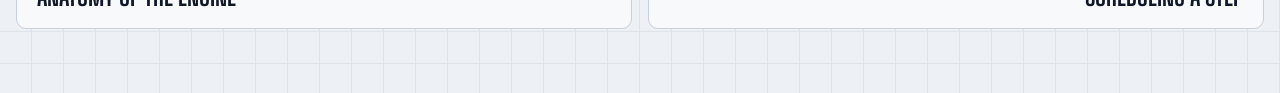
<file: memory.html>
<!doctype html>
<html lang="en">
<head>
<meta charset="utf-8">
<meta name="viewport" content="width=device-width, initial-scale=1, viewport-fit=cover">
<title>KV memory · DeepInfer Annotated</title>
<meta name="claude:viewport-fit-sides" content="cover">
<link rel="preconnect" href="https://fonts.googleapis.com">
<link rel="preconnect" href="https://fonts.gstatic.com" crossorigin>
<link rel="stylesheet" href="https://fonts.googleapis.com/css2?family=Big+Shoulders+Display:wght@600;700;800&family=IBM+Plex+Mono:wght@400;500;600&family=Newsreader:ital,opsz,wght@0,6..72,400;0,6..72,500;0,6..72,600;1,6..72,400&display=swap">
<link rel="stylesheet" href="atlas.css">
</head>
<body>
<header class="bar">
  <div class="wrap">
    <a class="brand" href="index.html"><b>DeepInfer</b><span>annotated</span></a>
    <nav aria-label="Chapters">
      <a class="num" href="loop.html" title="The generation loop">01</a>
      <a class="num" href="model.html" title="The model it serves">02</a>
      <a class="num" href="engine.html" title="Anatomy of the engine">03</a>
      <a class="num" href="memory.html" aria-current="page" title="KV memory">04</a>
      <a class="num" href="scheduling.html" title="Scheduling a step">05</a>
      <a class="num" href="parallelism.html" title="One model, many GPUs">06</a>
      <a class="num" href="cluster.html" title="The cluster around it">07</a>
      <a class="num" href="replay.html" title="Bounded replay">08</a>
      <a class="num" href="speculation.html" title="Speculative decoding">09</a>
      <a class="num" href="kernels.html" title="Numbers and kernels">10</a>
      <a class="num" href="sampling.html" title="Sampling, structure, determinism">11</a>
      <a class="num" href="frontdoor.html" title="The front door">12</a>
      <a class="num" href="measure.html" title="Measuring it">13</a>
      <a href="index.html">Map</a>
    </nav>
  </div>
  <div class="progress"></div>
</header>
<main>
  <section class="hero">
    <div class="wrap">
      <div>
        <span class="eyebrow"><span class="n">04</span> Memory</span>
        <h1>KV memory, <em>one block at a time</em></h1>
        <p class="dek">Nobody knows how long an answer will be, so KV can't be reserved up front. DeepInfer hands it out in 128-token blocks, and keeps the sliding window in a second, fixed-size allocator of its own.</p>
        <div class="files">
          <span class="tag">csrc/engine/block_manager.hpp</span>
          <span class="tag">worker/cache_engine.py</span>
          <span class="tag">tilelang_ops/state_cache.py</span>
          <span class="tag">tilelang_ops/store_kv_cache.py</span>
        </div>
      </div>
      <div class="board stage-card" data-stage="pool" data-label="A grid of physical KV blocks. Several requests grow by claiming blocks from a free list; one request forks and shares its parent's blocks; finished requests return their blocks.">
        <span class="ruler">physical blocks · 128 tokens each</span>
      </div>
    </div>
  </section>

  <section class="section" id="paging">
    <div class="wrap">
      <header>
        <span class="eyebrow">Paging</span>
        <h2>Borrowed from operating systems</h2>
        <p class="lede">The idea vLLM introduced in 2023 and that every serious engine now uses: treat KV memory like virtual memory pages.</p>
      </header>
      <div class="scrolly" data-scrolly>
        <div class="beats">
          <div class="beat"><div class="card"><span class="k">The problem</span><h4>Reserving for the worst case wastes most of it</h4><p>If each request reserves room for its maximum length, most of that room is never written: a request allowed 32K tokens that stops at 2K leaves 94% of its slab empty, and no one else can use it.</p></div></div>
          <div class="beat"><div class="card"><span class="k">Blocks</span><h4>Fixed-size pages and a table</h4><p>Memory is cut into equal blocks of 128 token positions. Each sequence keeps a <i>block table</i>: logical block 0, 1, 2… mapped to whatever physical blocks it was given. Attention kernels read through the table, so the blocks never need to be contiguous.</p></div></div>
          <div class="beat"><div class="card"><span class="k">Free list</span><h4>A doubly linked list of free block ids</h4><p>The C++ <code>Blocks</code> structure links every free block to the next. Allocating pops from the head; freeing pushes on the tail; each block carries a reference count. Block 0 is never handed out, so 0 in a table means "empty".</p></div></div>
          <div class="beat"><div class="card"><span class="k">Forks</span><h4>Share full blocks, copy the tail</h4><p>When a request forks (several samples from one prompt), the child points at the parent's full blocks and bumps their reference counts. Only the partially written last block is copied, so both branches can keep writing. The windowed state slot is cloned too.</p></div></div>
          <div class="beat"><div class="card"><span class="k">Preemption</span><h4>Out of blocks? Give some back</h4><p>Decode needs a new block whenever a sequence crosses a 128-token boundary. If none are free, the scheduler preempts a running sequence: frees its blocks, resets its counters and puts it back at the front of the waiting queue to recompute. Structured-output requests are stopped instead, because their grammar state can't be replayed.</p></div></div>
        </div>
        <div class="stick"><div class="board" data-stage="paging" data-label="Diagram progressing from contiguous per-request slabs with wasted space, to a grid of physical blocks mapped from per-request block tables, a linked free list, a fork sharing blocks and copying a tail block, and a preemption freeing blocks."><span class="ruler">GPU memory</span></div></div>
      </div>
    </div>
  </section>

  <section class="section" id="state">
    <div class="wrap">
      <header>
        <span class="eyebrow">The second allocator</span>
        <h2>One fixed slot per sequence</h2>
        <p class="lede">Sliding-window KV never grows past the window, so it doesn't need pages. It needs exactly one slot per running sequence.</p>
      </header>
      <div class="scrolly" data-scrolly>
        <div class="beats">
          <div class="beat"><div class="card"><span class="k">StateBlock</span><h4>A ring buffer per layer</h4><p>Each sequence owns one state slot. Inside, every layer keeps a ring buffer of the last 128 window positions plus 6 spare positions that absorb speculative backtracking and copy overshoot. Writes wrap around; the window never grows.</p></div></div>
          <div class="beat"><div class="card"><span class="k">Two regions</span><h4>What gets saved and what gets dropped</h4><p>The slot is split in two: a <b>stored</b> region with the window of the first 20 layers, which is worth saving across requests, and a <b>dropped</b> region with the consumer layers' windows and the compression accumulators, which are cheaper to rebuild than to store (chapter 08).</p></div></div>
          <div class="beat"><div class="card"><span class="k">Joint admission</span><h4>Blocks and a slot, or nothing</h4><p>A request is admitted only if both the paged blocks <i>and</i> a state slot are available. If the slot can't be had, the scheduler treats it as "try later" even when blocks are free. Slot 0, like block 0, is reserved: CUDA-graph padding rows write there harmlessly.</p></div></div>
        </div>
        <div class="stick"><div class="board" data-stage="slot" data-label="One sequence's state slot drawn as rows of ring buffers, one per layer, with a write pointer wrapping around 134 positions; a divider separates the stored region of the first 20 layers from the dropped region."><span class="ruler">state cache · one sequence</span></div></div>
      </div>
    </div>
  </section>

  <section class="section" id="lab">
    <div class="wrap">
      <header>
        <span class="eyebrow">Try it</span>
        <h2>How many requests fit?</h2>
        <p class="lede">Same GPU memory, two allocation policies. Change the length limit and how long answers really are.</p>
      </header>
      <div class="lab">
        <div class="controls" id="frag-ctl">
          <div class="ctl"><label for="mem">KV memory on the GPU (GB) <output for="mem">40</output></label><input type="range" id="mem" min="10" max="120" step="5" value="40"></div>
          <div class="ctl"><label for="maxlen">Max tokens per request <output for="maxlen">32K</output></label><input type="range" id="maxlen" min="2" max="7" step="1" value="5"></div>
          <div class="ctl"><label for="mean">Average actual length <output for="mean">3K</output></label><input type="range" id="mean" min="0.5" max="32" step="0.5" value="3"></div>
          <div class="ctl"><label for="kvt">KV bytes per token <output for="kvt">70 KB</output></label><input type="range" id="kvt" min="1" max="320" step="1" value="70"></div>
          <div class="readout">
            <div><b id="f-con">–</b><span>requests · contiguous</span></div>
            <div><b id="f-pag">–</b><span>requests · paged</span></div>
          </div>
          <p class="note">Paged allocation rounds each request up to whole 128-token blocks; contiguous allocation reserves the maximum. Lengths here are averages, so real batches vary.</p>
        </div>
        <div class="board" data-stage="frag" data-label="Two memory bars: contiguous reservations filled with mostly empty slabs versus paged blocks packed with many more requests."><span class="ruler">same memory, two policies</span></div>
      </div>
    </div>
  </section>

  <section class="section" id="code">
    <div class="wrap stack">
      <header>
        <span class="eyebrow">In the repo</span>
        <h2>The free list, in full</h2>
      </header>
      <div class="split">
        <div class="code">
          <div class="hd"><span>csrc/engine/block_manager.hpp · Blocks</span><a href="https://github.com/deepseek-ai/DeepInfer/blob/main/csrc/engine/block_manager.hpp" target="_blank" rel="noopener">source</a></div>
<pre><span class="k">struct</span> Blocks { <span class="c">// GPU block 0 is unused, so 0 means "empty"</span>
    Blocks(<span class="k">int</span> _n) : _blocks(_n), _head(<span class="n">1</span>), _tail(_n - <span class="n">1</span>), _size(_n - <span class="n">1</span>) {
        <span class="k">for</span> (<span class="k">int</span> i = <span class="n">1</span>; i &lt; _n; ++i) {
            _blocks[i].prev = i - <span class="n">1</span>;
            _blocks[i].next = i + <span class="n">1</span>;
        }
        _blocks[_n - <span class="n">1</span>].next = <span class="n">0</span>;
    }
    <span class="k">int</span> allocate() { <span class="k">int</span> id = _pop_front(); <span class="c">/* ref_count 0 checked */</span> ... }
    <span class="k">void</span> pin_block(<span class="k">int</span> id);   <span class="c">// ref_count++ (forks, in-flight copies)</span>
    <span class="k">void</span> free(<span class="k">int</span> id);        <span class="c">// ref_count--; back on the list at 0</span>
};</pre>
        </div>
        <div class="prose">
          <p><b>Why a linked list?</b> Allocation and freeing are O(1) and touch only a few integers. With thousands of blocks and hundreds of sequences per step, that matters on a CPU that is already on the critical path.</p>
          <p><b>Why recompute instead of swap?</b> Swapping a preempted request's KV to host memory and back costs PCIe bandwidth and bookkeeping. Preemptions are rare when the scheduler admits carefully, and V4.1's KV is small, so recomputing is simpler. vLLM V1 and SGLang made the same call.</p>
          <p><b>Where is the prefix cache?</b> Not in this release. In production, cross-request reuse goes through a shared storage cluster instead of an in-engine hash table (chapter 07).</p>
        </div>
      </div>
    </div>
  </section>

  <section class="section" id="others">
    <div class="wrap">
      <header>
        <span class="eyebrow">Other ways to do it</span>
        <h2>Paging, trees, and pools</h2>
      </header>
      <div class="compare" id="alts-memory"></div>
    </div>
  </section>

  <section class="section">
    <div class="wrap"><div class="sources" id="sources-memory"></div></div>
  </section>

</main>
<nav class="next" aria-label="Chapter navigation">
  <div class="wrap">
    <a href="engine.html"><span>← Chapter 03</span><b>Anatomy of the engine</b></a>
    <a class="fwd" href="scheduling.html"><span>Chapter 05 →</span><b>Scheduling a step</b></a>
  </div>
</nav>
<script src="atlas.js"></script>
<script src="alts.js"></script>
<script>
(function () {
  const { ramp, ease, clamp, lerp, rng } = Atlas;
  const REQC = ["compute", "memory", "cpu", "net", "ok"];

  /* ---------------- hero: block pool ---------------- */
  Atlas.scene("pool", (g, s) => {
    const { W, H } = g;
    const cols = 14, rows = 8, gx = 40, gy = 60;
    const cw = (W - 80) / cols, ch = Math.min(cw * 0.8, (H - 150) / rows);
    const N = cols * rows;
    const R = rng(11);
    const perm = Array.from({ length: N - 1 }, (_, i) => i + 1).sort(() => R() - 0.5);
    const cyc = 12, tt = s.t % cyc;
    // four requests with start/end times and growth rates; request 3 forks from 0
    const reqs = [[0, 9, 1.4], [1.2, 11, 1.0], [2.5, 7.5, 1.8], [4, 12, 0.9]];
    const owner = new Array(N).fill(-1);
    let p = 0;
    const tables = [];
    reqs.forEach(([st, en, rate], k) => {
      const len = tt < st ? 0 : tt > en ? 0 : Math.min(12, Math.floor(1 + (tt - st) * rate));
      const blocks = [];
      for (let j = 0; j < 12; j++) { const b = perm[p++]; if (j < len) { owner[b] = k; blocks.push(b); } }
      tables.push(blocks);
    });
    for (let i = 0; i < N; i++) {
      const r_ = Math.floor(i / cols), q = i % cols;
      const x = gx + q * cw, y = gy + r_ * ch;
      const o = owner[i];
      g.rect(x + 2, y + 2, cw - 4, ch - 4, { fill: i === 0 ? "paper" : o < 0 ? "grid" : REQC[o], r: 4, a: o < 0 ? 1 : 0.8 });
      if (i === 0) g.text("0", x + cw / 2, y + ch / 2 + 4, { size: 11, color: "ink-3", align: "center" });
    }
    const free = owner.filter((o, i) => o < 0 && i > 0).length;
    g.text(`free blocks: ${free} / ${N - 1}`, gx, H - 50, { size: 15, color: "ink-2", weight: 600 });
    tables.forEach((t, k) => { if (t.length) g.chip(gx + 230 + k * 92, H - 55, `req ${k + 1}: ${t.length}`, REQC[k], { size: 12 }); });
  }, { anim: true, restT: 6, zoom: 1.0, minW: 560 });

  /* ---------------- paging story ---------------- */
  Atlas.scene("paging", (g, s) => {
    const { W, H, narrow } = g;
    const b = s.b;
    const slabA = s.swapOut(1);
    // beat 0: contiguous slabs
    if (slabA > 0.01) {
      const a = slabA, y0 = 80, rowH = (H - 200) / 4;
      g.text("CONTIGUOUS · reserve the maximum", 30, 56, { size: 20, font: "display", weight: 800, color: "bad", a });
      [[0.06, "2K used of 32K"], [0.22, "7K used of 32K"], [0.4, "13K used of 32K"], [0.1, "3K used of 32K"]].forEach(([u, lab], k) => {
        const y = y0 + k * rowH, x0 = 30, w = W - 60;
        g.rect(x0, y, w, rowH - 24, { fill: "sheet", stroke: REQC[k], lw: 1.5, r: 6, a });
        g.rect(x0, y, w * u, rowH - 24, { fill: REQC[k], r: 6, a: a * 0.8 });
        g.hatch(x0 + w * u + 2, y + 2, w * (1 - u) - 4, rowH - 28, { color: "bad", a: a * 0.6 });
        g.text(lab, x0 + w * u + 12, y + (rowH - 24) / 2 + 5, { size: 14, color: "ink", weight: 600, a });
      });
      g.text("hatched = reserved, never written, unusable by anyone else", 30, H - 50, { size: 14, color: "bad", a });
    }
    if (s.swapIn(1) <= 0.01) return;
    const A1 = s.swapIn(1);
    // layout
    const tx0 = 30, tw = narrow ? W - 60 : W * 0.36;
    const gx0 = narrow ? 30 : W * 0.42, gy0 = narrow ? H * 0.42 : 70, gw = narrow ? W - 60 : W * 0.58 - 30;
    const cols = 10, rows = narrow ? 6 : 9, cw = gw / cols, ch = Math.min(cw * 0.78, ((narrow ? H * 0.5 : H - 130) / rows));
    const N = cols * rows;
    const tables = { A: [12, 3, 27, 41, 58], B: [7, 33, 50, 71], C: [19, 64, 85] };
    const fork = s.at(3), pre = s.at(4);
    if (fork > 0.5) tables["A′"] = [12, 3, 27, 41, 9];
    const owner = {};
    Object.entries(tables).forEach(([k, bl]) => bl.forEach((x) => { owner[x] = owner[x] ? owner[x] + "+" + k : k; }));
    const colorOf = { A: "compute", B: "memory", C: "cpu", "A′": "net" };
    // free list order
    const freeIds = [];
    for (let i = 1; i < N; i++) if (!owner[i] || (pre > 0.5 && owner[i] === "C")) freeIds.push(i);
    const cellXY = (i) => [gx0 + (i % cols) * cw, gy0 + Math.floor(i / cols) * ch];
    for (let i = 0; i < N; i++) {
      const [x, y] = cellXY(i);
      const o = owner[i];
      let fill = i === 0 ? "paper" : "grid", a = A1;
      if (o) {
        const first = o.split("+")[0];
        fill = colorOf[first];
        if (first === "C" && pre > 0) a = A1 * (1 - pre * 0.8);
      }
      g.rect(x + 2, y + 2, cw - 4, ch - 4, { fill, r: 4, a: o ? a * 0.85 : a });
      if (o && o.includes("+")) { g.rect(x + (cw - 4) / 2 + 2, y + 2, (cw - 4) / 2, ch - 4, { fill: "net", r: 4, a: A1 * fork }); g.text("×2", x + cw / 2, y + ch / 2 + 4, { size: 11, color: "sheet", weight: 700, align: "center", a: fork }); }
      g.text(String(i), x + 6, y + 14, { size: 9, color: o ? "sheet" : "ink-3", a: A1 * 0.8 });
    }
    // block tables
    const ty0 = narrow ? 70 : 90, tRow = narrow ? 52 : 70;
    Object.entries(tables).forEach(([k, bl], r) => {
      const y = ty0 + r * tRow;
      const a = A1 * (k === "C" ? 1 - pre : 1) * (k === "A′" ? fork : 1);
      g.text("req " + k, tx0, y + 22, { size: 14, color: colorOf[k], weight: 700, a });
      bl.forEach((x, j) => {
        const isCopy = k === "A′" && j === bl.length - 1;
        g.rect(tx0 + 70 + j * 46, y, 40, 32, { fill: "sheet", stroke: isCopy ? "ok" : colorOf[k], lw: isCopy ? 2.5 : 1.4, r: 5, a });
        g.text(String(x), tx0 + 90 + j * 46, y + 21, { size: 13, color: "ink", align: "center", weight: 600, a });
      });
    });
    g.text("block tables", tx0, ty0 - 18, { size: 13, color: "ink-3", a: A1 });
    // arrows for A (beat 1)
    const arA = s.between(1, 2);
    tables.A.forEach((blk, j) => {
      const [x, y] = cellXY(blk);
      g.curve([tx0 + 90 + j * 46, ty0], [lerp(tx0 + 90 + j * 46, x, 0.5), Math.min(ty0, y) - 30], [x + cw / 2, y + 2], { color: "compute", lw: 1.4, a: arA * 0.8, head: 7 });
    });
    // free list chain (beat 2)
    const fl = s.between(2, 3);
    if (fl > 0.01) {
      const pts = freeIds.slice(0, 24).map((i) => { const [x, y] = cellXY(i); return [x + cw / 2, y + ch / 2]; });
      g.poly(pts, { color: "ink-2", lw: 1.4, a: fl * 0.7, dash: [4, 4] });
      g.chip(pts[0][0] - 20, pts[0][1] - ch * 0.7, "head", "ok", { a: fl, size: 12 });
      const fly = (s.t % 2.4) / 2.4;
      const [hx, hy] = pts[0];
      g.circle(lerp(hx, tx0 + 90 + 5 * 46, ease(fly)), lerp(hy, ty0 + 16, ease(fly)), 7, { fill: "ok", a: fl });
      g.text("allocate = pop the head · free = push on the tail", narrow ? 30 : gx0, H - 34, { size: 13, color: "ink-2", a: fl });
    }
    if (fork > 0.01 && pre < 0.5) {
      g.text("fork: share full blocks (ref count 2), copy the partial tail block", narrow ? 30 : gx0, H - 34, { size: 13, color: "net", a: fork * (1 - pre) });
      const [x, y] = cellXY(9);
      g.rect(x + 1, y + 1, cw - 2, ch - 2, { stroke: "ok", lw: 3, r: 5, a: fork });
    }
    if (pre > 0.01) {
      g.text("no free block → preempt req C → its blocks return to the free list", narrow ? 30 : gx0, H - 34, { size: 13, color: "bad", a: pre });
      g.box(tx0, ty0 + 4 * tRow + 6, Math.min(tw, 300), 46, { color: "cpu", dash: [6, 5], a: pre, title: "C → waiting (recompute)", tsize: 14, tfont: "mono", tweight: 600 });
    }
  }, { anim: true, restT: 1 });

  /* ---------------- state slot ---------------- */
  Atlas.scene("slot", (g, s) => {
    const { W, H, narrow } = g;
    const x0 = narrow ? 70 : 120, x1 = W - 40, n = 134;
    const rowsShown = 40, top = 70, bot = H - (s.at(2) > 0.3 ? 170 : 70);
    const rh = (bot - top) / (rowsShown + 2);
    const cw = (x1 - x0) / n;
    const head = Math.floor(s.t * 14) % n;
    for (let l = 0; l < rowsShown; l++) {
      const y = top + l * rh + (l >= 20 ? rh * 1.6 : 0);
      const stored = l < 20;
      const reg = s.at(1);
      const c = reg > 0.3 ? (stored ? "memory" : "ink-3") : "memory";
      g.rect(x0, y, x1 - x0, rh - 1.5, { fill: "grid", r: 1 });
      // window = 128 positions ending at head (wrap)
      const st = (head - 127 + n) % n;
      if (st <= head) g.rect(x0 + st * cw, y, (head - st + 1) * cw, rh - 1.5, { fill: c, a: 0.55 });
      else { g.rect(x0, y, (head + 1) * cw, rh - 1.5, { fill: c, a: 0.55 }); g.rect(x0 + st * cw, y, (n - st) * cw, rh - 1.5, { fill: c, a: 0.55 }); }
      g.rect(x0 + head * cw, y, Math.max(2, cw), rh - 1.5, { fill: "compute" });
    }
    g.text("layer 0", x0 - 10, top + rh, { size: 11, color: "ink-3", align: "right" });
    g.text("39", x0 - 10, top + 40 * rh + rh * 1.6, { size: 11, color: "ink-3", align: "right" });
    g.dim(x0, x0 + 128 * cw, top - 20, "128 window", { color: "memory", a: s.between(0, 1) + 0.0001 > 0 ? 1 - s.at(1) * 0.6 : 1 });
    g.dim(x0 + 128 * cw, x1, top - 20, "+6", { color: "ink-3", a: 1 - s.at(1) * 0.6 });
    const ra = s.at(1);
    if (ra > 0.01) {
      const yS = top + 20 * rh, xl = narrow ? 8 : 14;
      g.line(x0 - 6, yS + rh * 0.8, x1, yS + rh * 0.8, { color: "ink", lw: 2, dash: [6, 4], a: ra });
      g.text("STORED", xl, top + 10 * rh, { size: 16, font: "display", weight: 800, color: "memory", a: ra });
      g.text("first 20", xl, top + 10 * rh + 18, { size: 11, color: "ink-3", a: ra });
      g.text("DROPPED", xl, top + 30 * rh + rh * 1.6, { size: 16, font: "display", weight: 800, color: "ink-3", a: ra });
      g.text("rebuilt", xl, top + 30 * rh + rh * 1.6 + 18, { size: 11, color: "ink-3", a: ra });
      g.text("stored only at multiples of 128 tokens · 20 × 134 × 528 B = 1.42 MB per sequence", x0, bot + 34, { size: 13, color: "ink-2", a: ra * (1 - s.at(2)) });
    }
    const ja = s.at(2);
    if (ja > 0.01) {
      const y = H - 140;
      g.box(30, y, (W - 80) / 3, 90, { color: "ok", title: "blocks: OK", sub: "enough free pages", tsize: 18, ssize: 12, a: ja });
      g.box(40 + (W - 80) / 3, y, (W - 80) / 3, 90, { color: "bad", title: "slot: none", sub: "all state slots taken", tsize: 18, ssize: 12, a: ja });
      g.box(50 + 2 * (W - 80) / 3, y, (W - 80) / 3, 90, { color: "cpu", title: "→ LATER", sub: "stay in waiting", tsize: 18, ssize: 12, a: ja });
    }
  }, { anim: true, restT: 2 });

  /* ---------------- fragmentation lab ---------------- */
  Atlas.scene("frag", (g, s) => {
    const st = s.state; if (st.mem === undefined) return;
    const maxlen = 1024 * Math.pow(2, st.maxlen);
    const mean = Math.min(st.mean * 1024, maxlen);
    const kvt = st.kvt * 1024, mem = st.mem * 1e9;
    const nCon = Math.floor(mem / (maxlen * kvt));
    const per = Math.ceil(mean / 128) * 128;
    const nPag = Math.floor(mem / (per * kvt));
    document.getElementById("f-con").textContent = nCon.toLocaleString();
    document.getElementById("f-pag").textContent = nPag.toLocaleString();
    const { W, H } = g;
    const x0 = 30, x1 = W - 30, bh = Math.min(120, (H - 200) / 2);
    const draw = (y, n, slot, used, color, title) => {
      g.text(title, x0, y - 14, { size: 18, font: "display", weight: 800, color });
      g.rect(x0, y, x1 - x0, bh, { fill: "grid", stroke: "hair", r: 8 });
      const unit = (x1 - x0) * (slot * kvt) / mem;
      const show = Math.min(n, 400);
      for (let k = 0; k < show; k++) {
        const x = x0 + k * unit;
        if (x > x1) break;
        g.rect(x + 0.5, y + 4, Math.max(0.5, unit * used - 1), bh - 8, { fill: color, r: 2, a: 0.85 });
        if (used < 0.98 && unit > 6) g.hatch(x + unit * used, y + 4, unit * (1 - used) - 1, bh - 8, { color: "bad", a: 0.5, step: 6 });
      }
      g.text(`${n.toLocaleString()} requests · ${(100 * used).toFixed(0)}% of each reservation used`, x0, y + bh + 22, { size: 14, color: "ink-2", weight: 600 });
    };
    draw(70, nCon, maxlen, mean / maxlen, "bad", "CONTIGUOUS");
    draw(70 + bh + 90, nPag, per, mean / per, "ok", "PAGED · 128-TOKEN BLOCKS");
    const gain = nCon > 0 ? (nPag / nCon) : Infinity;
    g.text(nCon > 0 ? `${gain.toFixed(1)}× more requests fit` : "contiguous can't fit even one request", x0, H - 30, { size: 18, color: "ink", weight: 600 });
  }, { controls: "frag-ctl", format: (id, v) => id === "maxlen" ? Math.pow(2, v) + "K" : id === "mean" ? v + "K" : id === "kvt" ? v + " KB" : String(v) });
})();

</script>
<script>AtlasAlts.render("alts-memory", "sources-memory", "memory");</script>
</body>
</html>
</file>
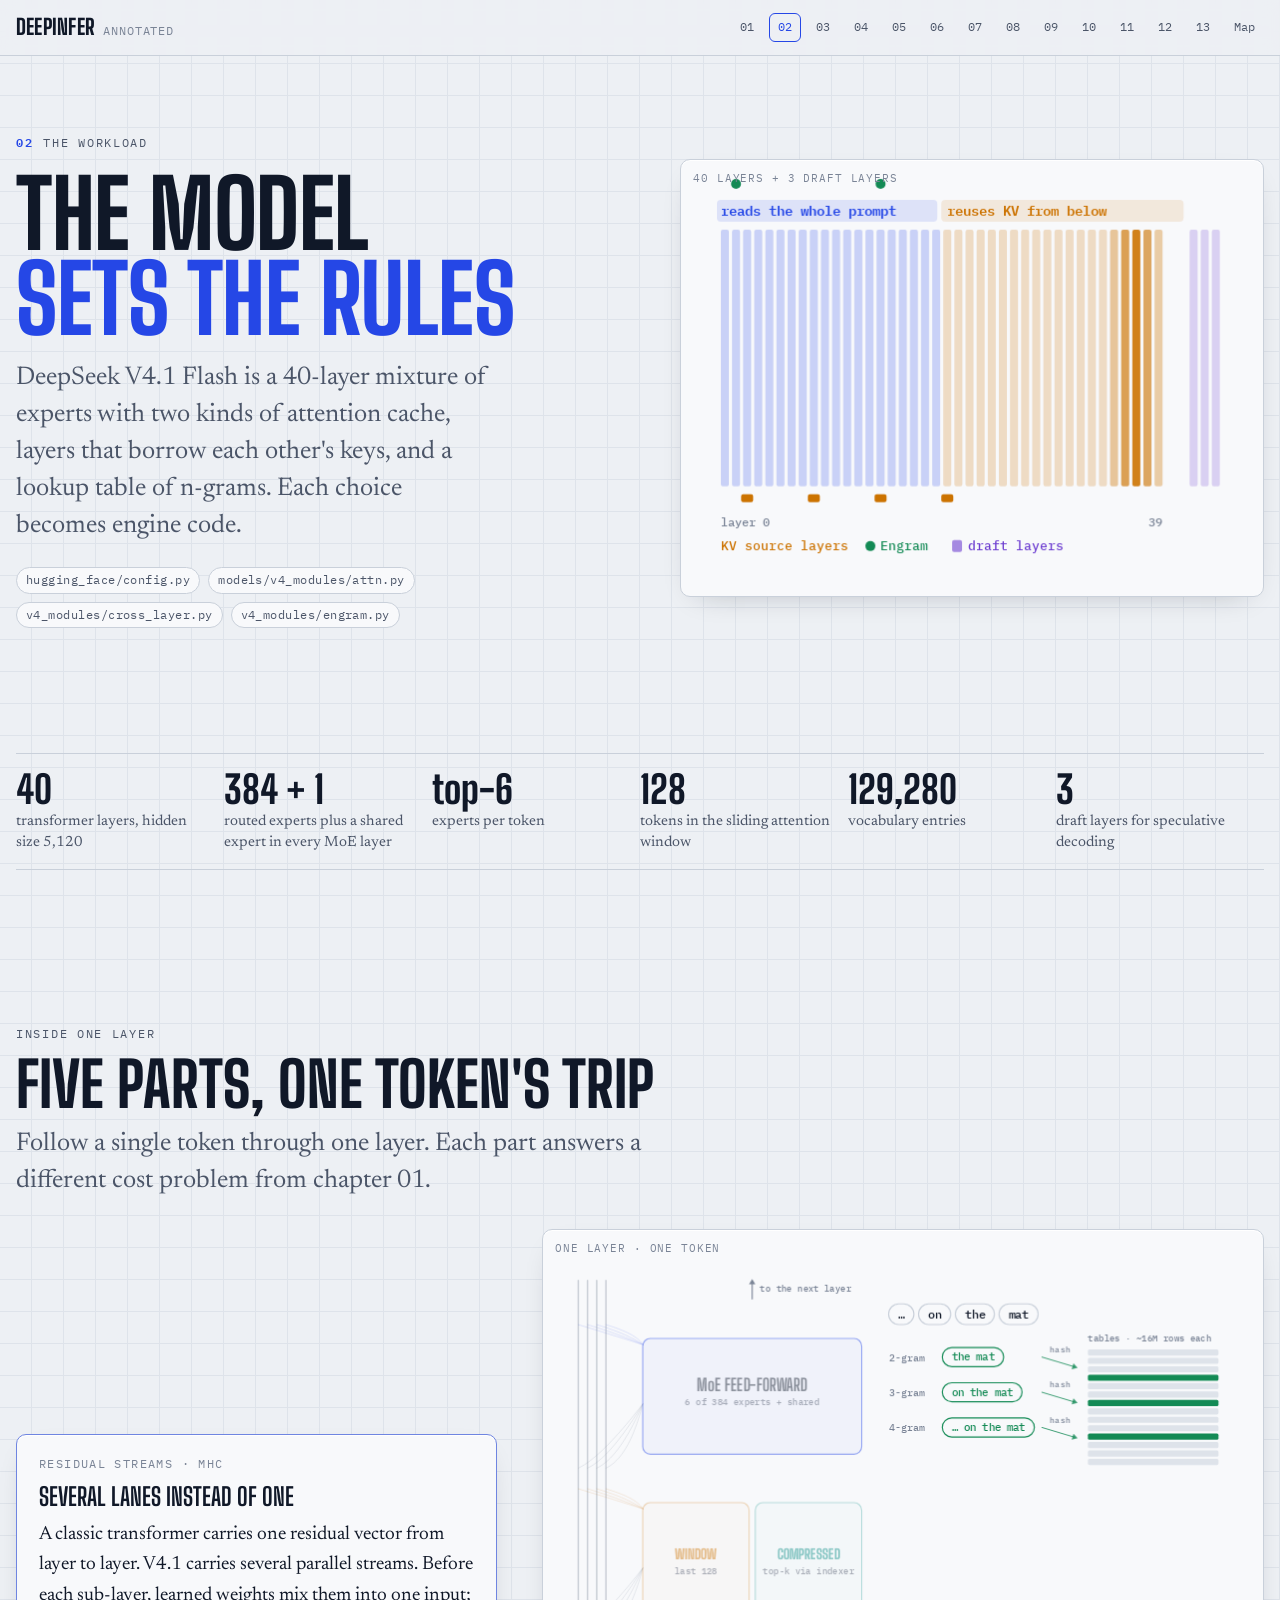
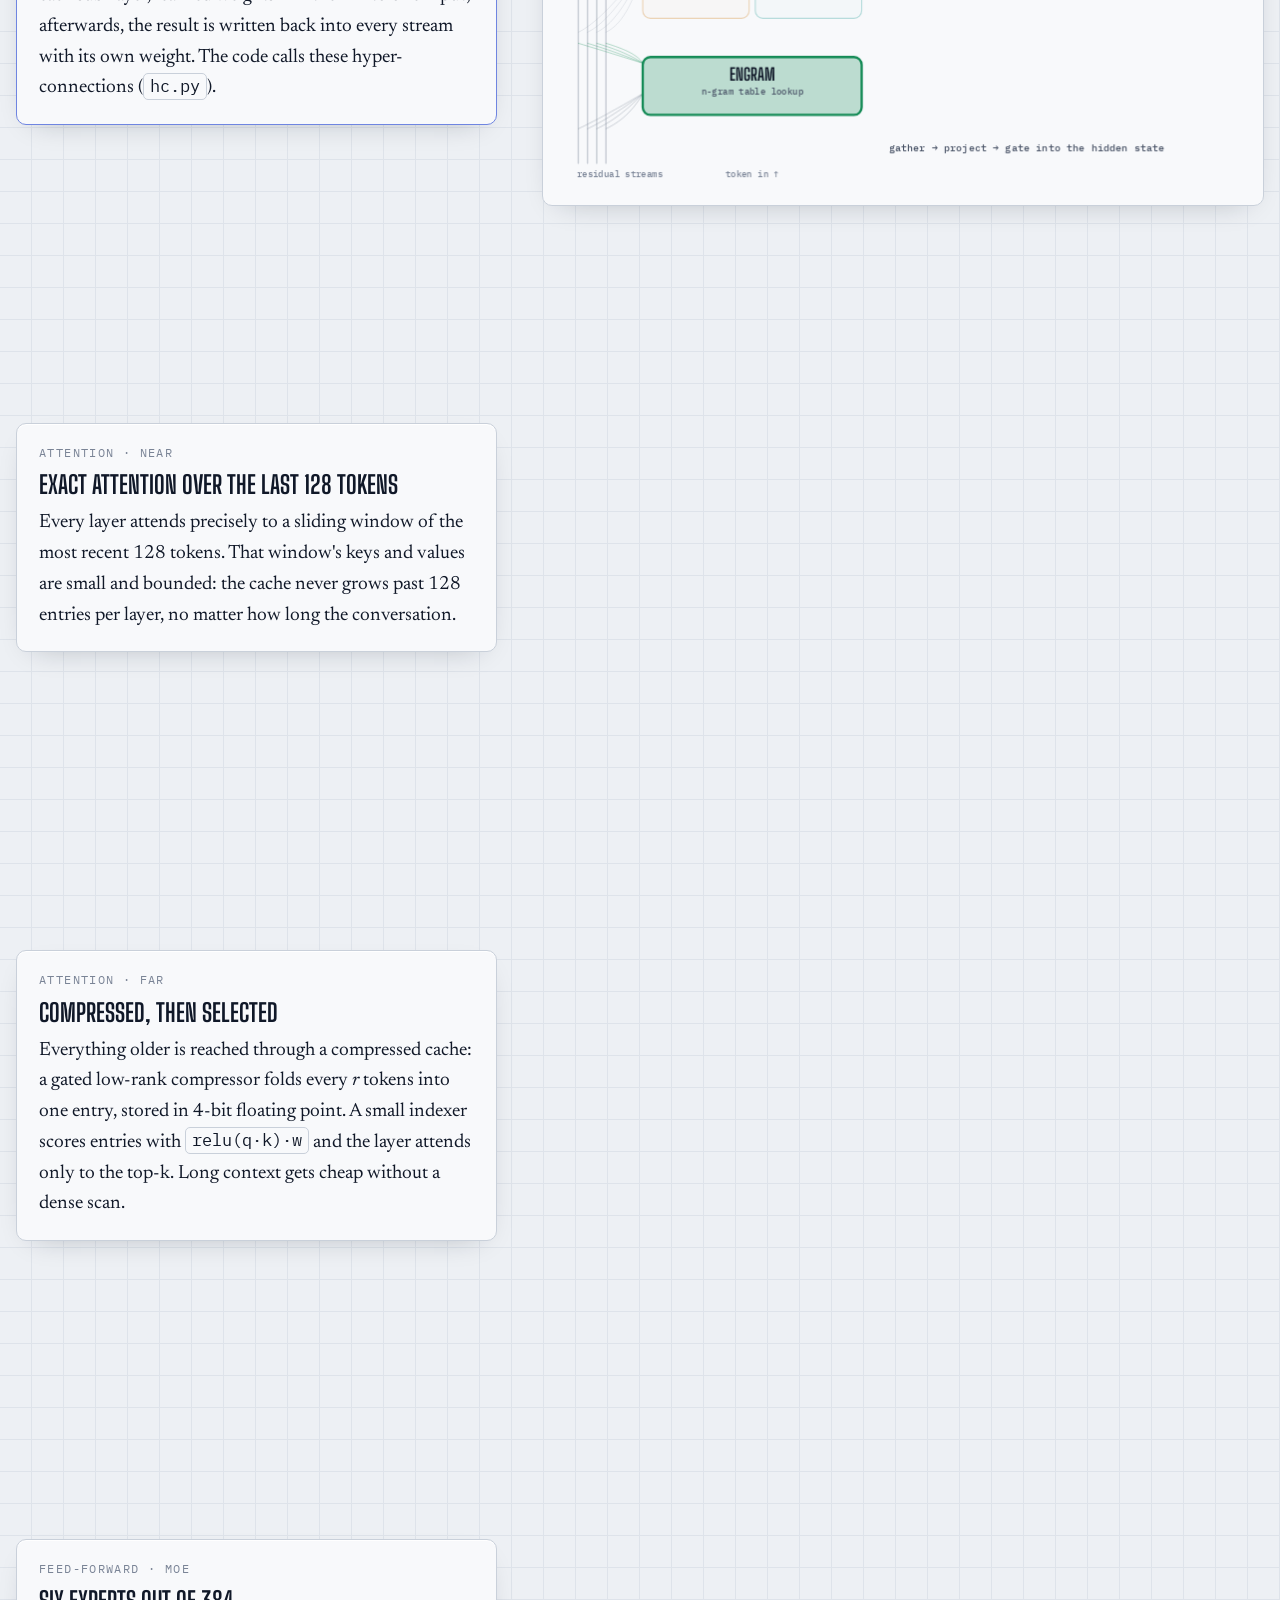
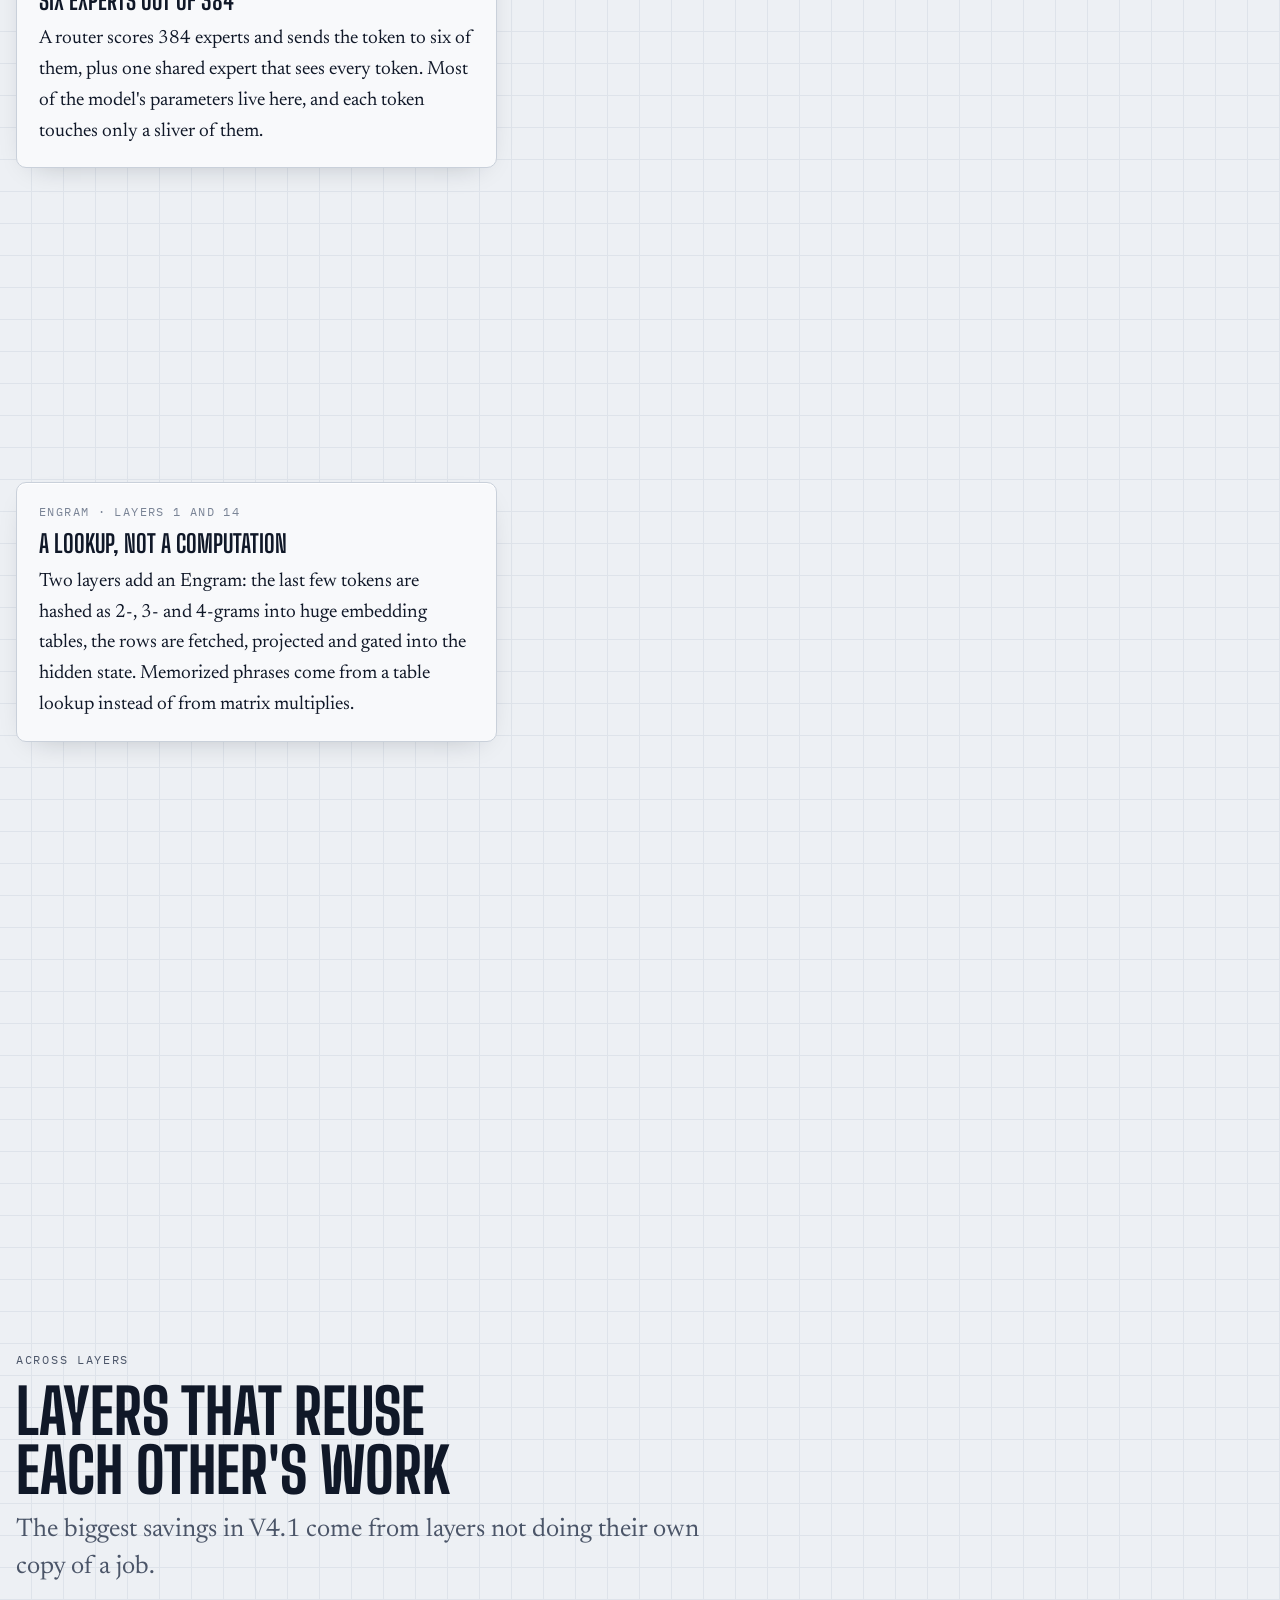
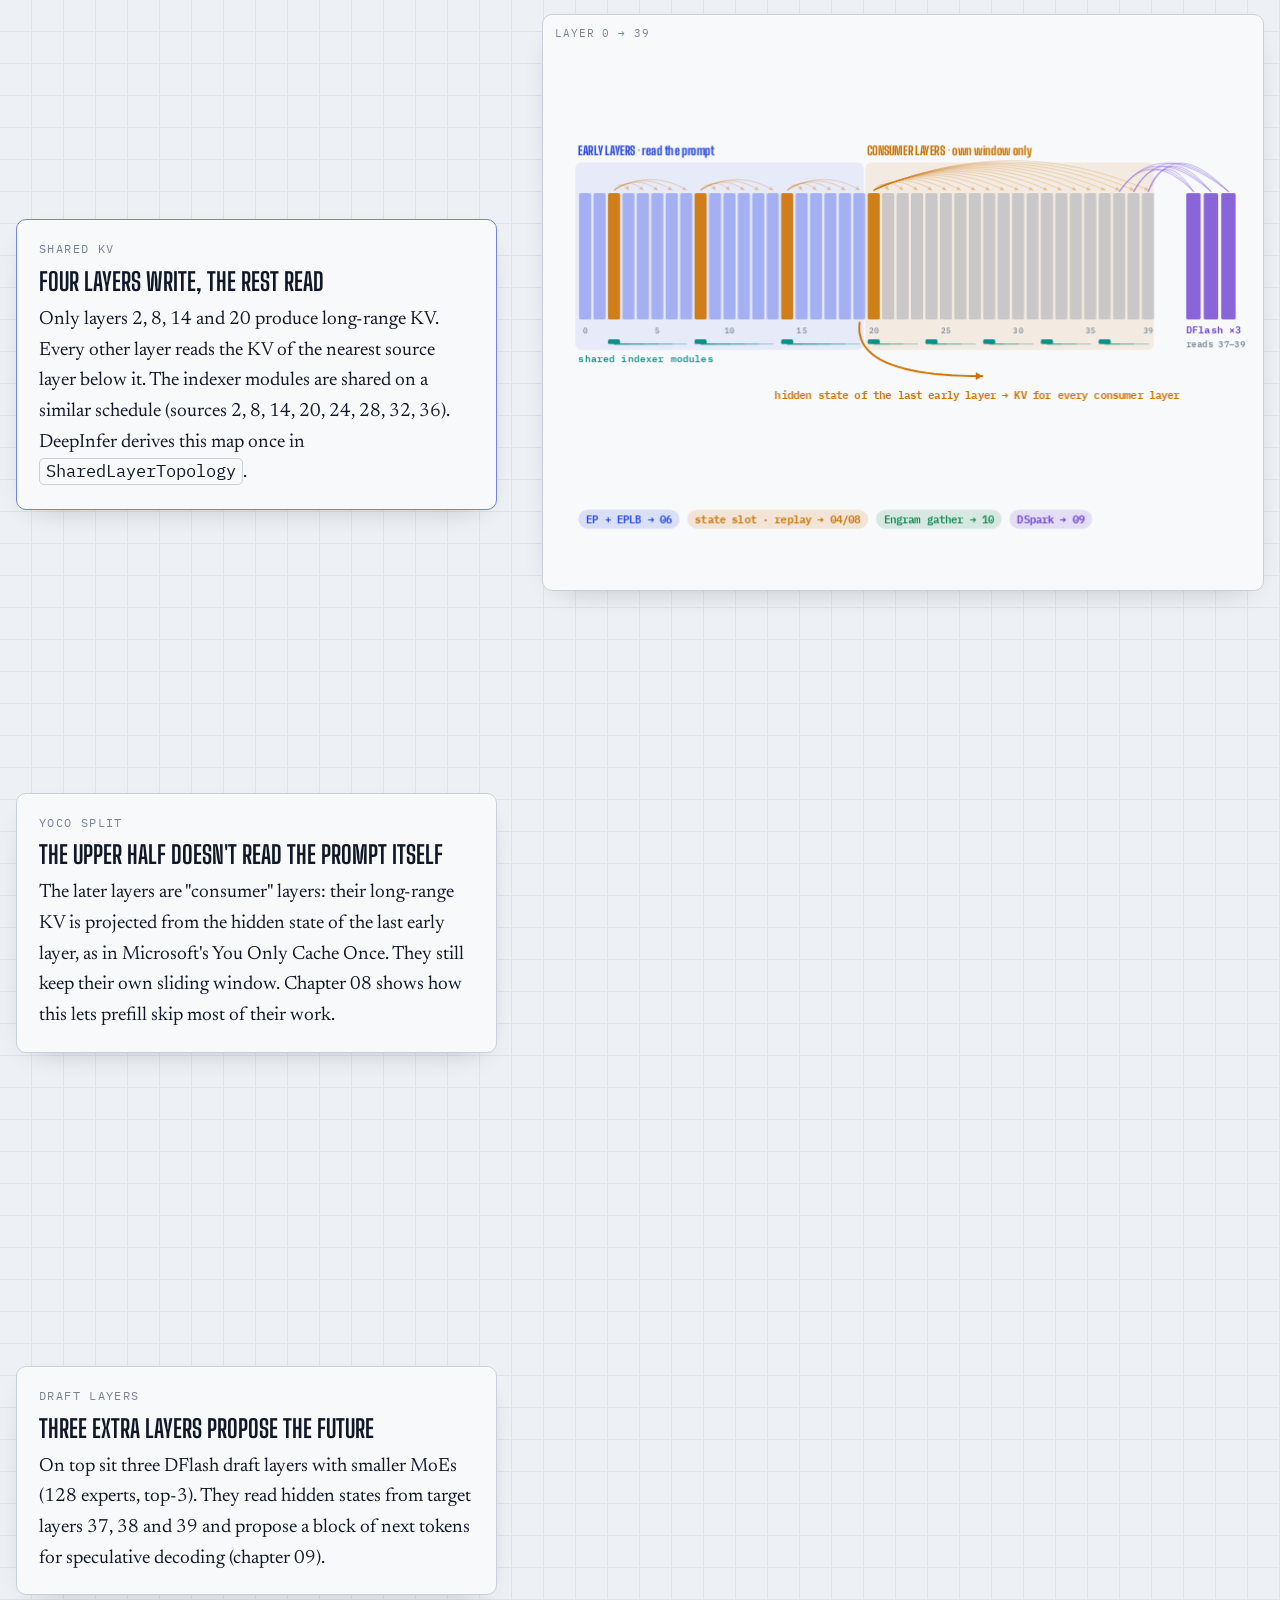
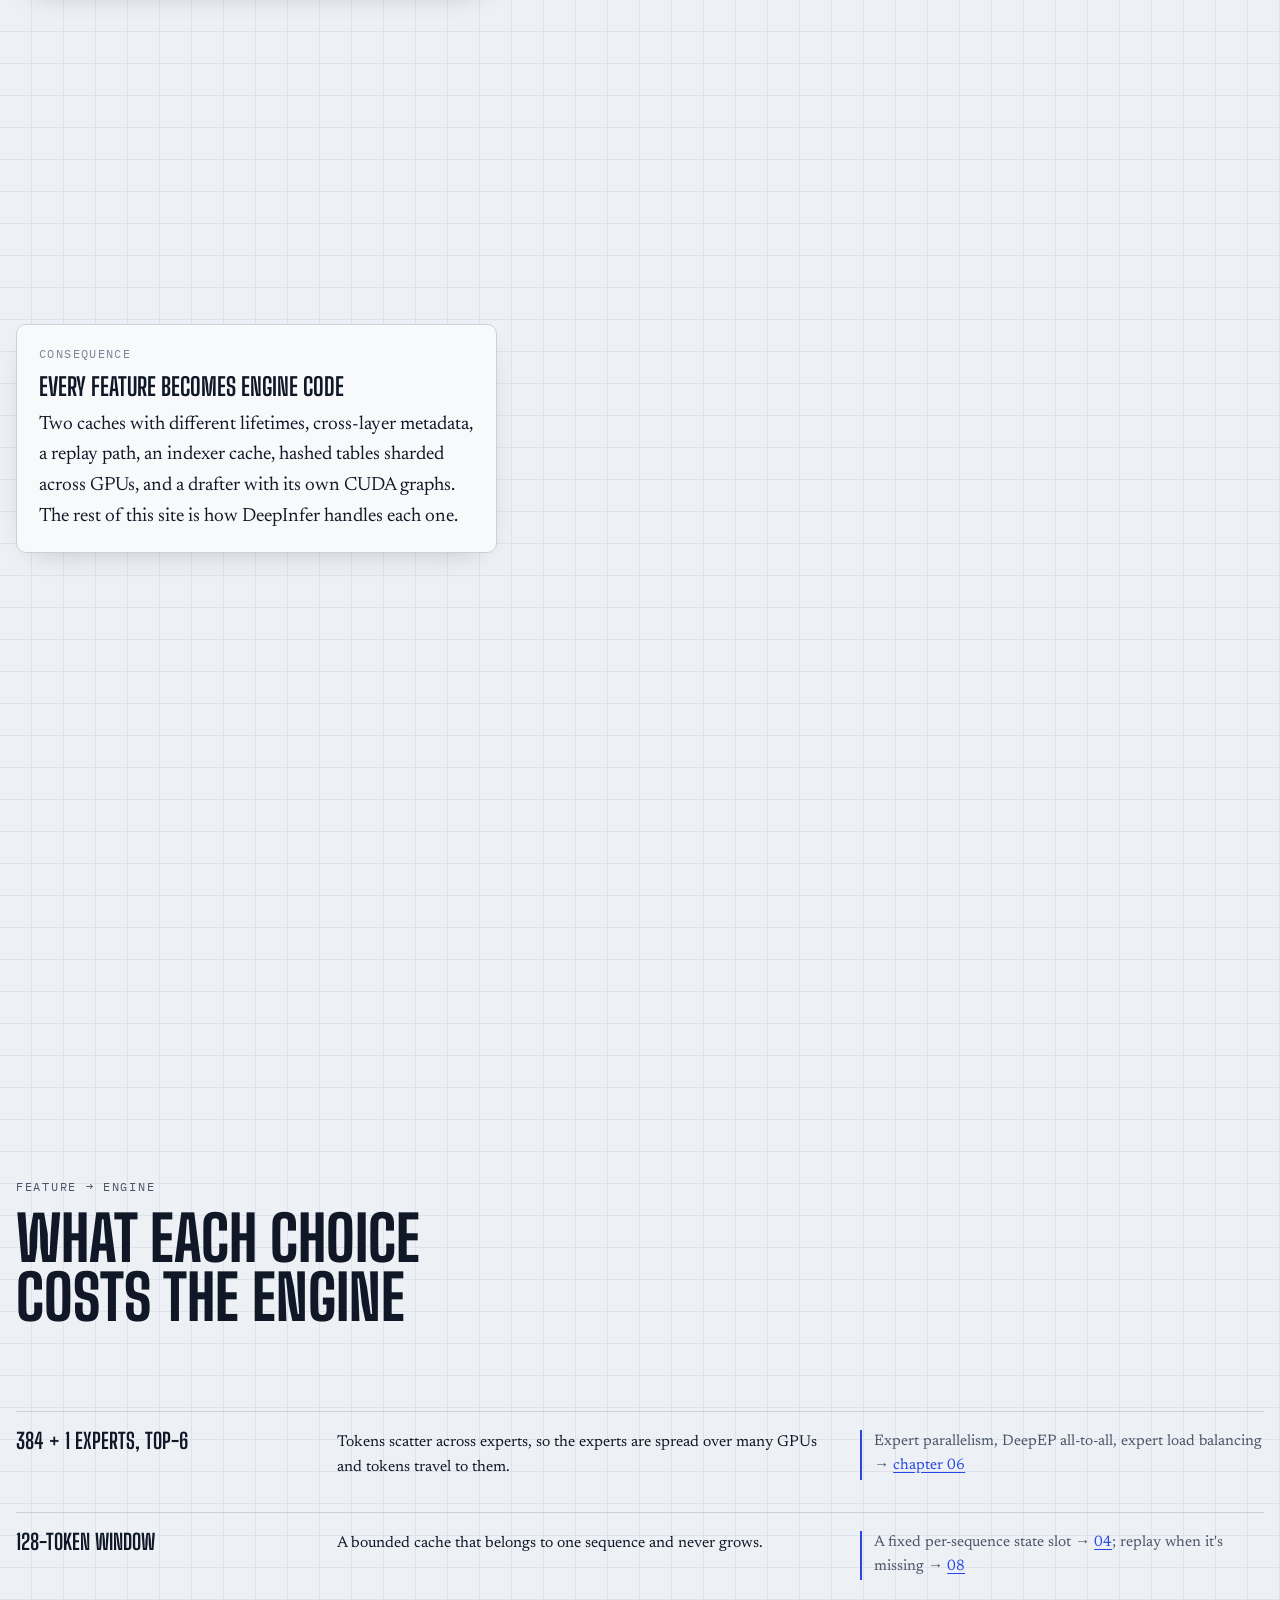
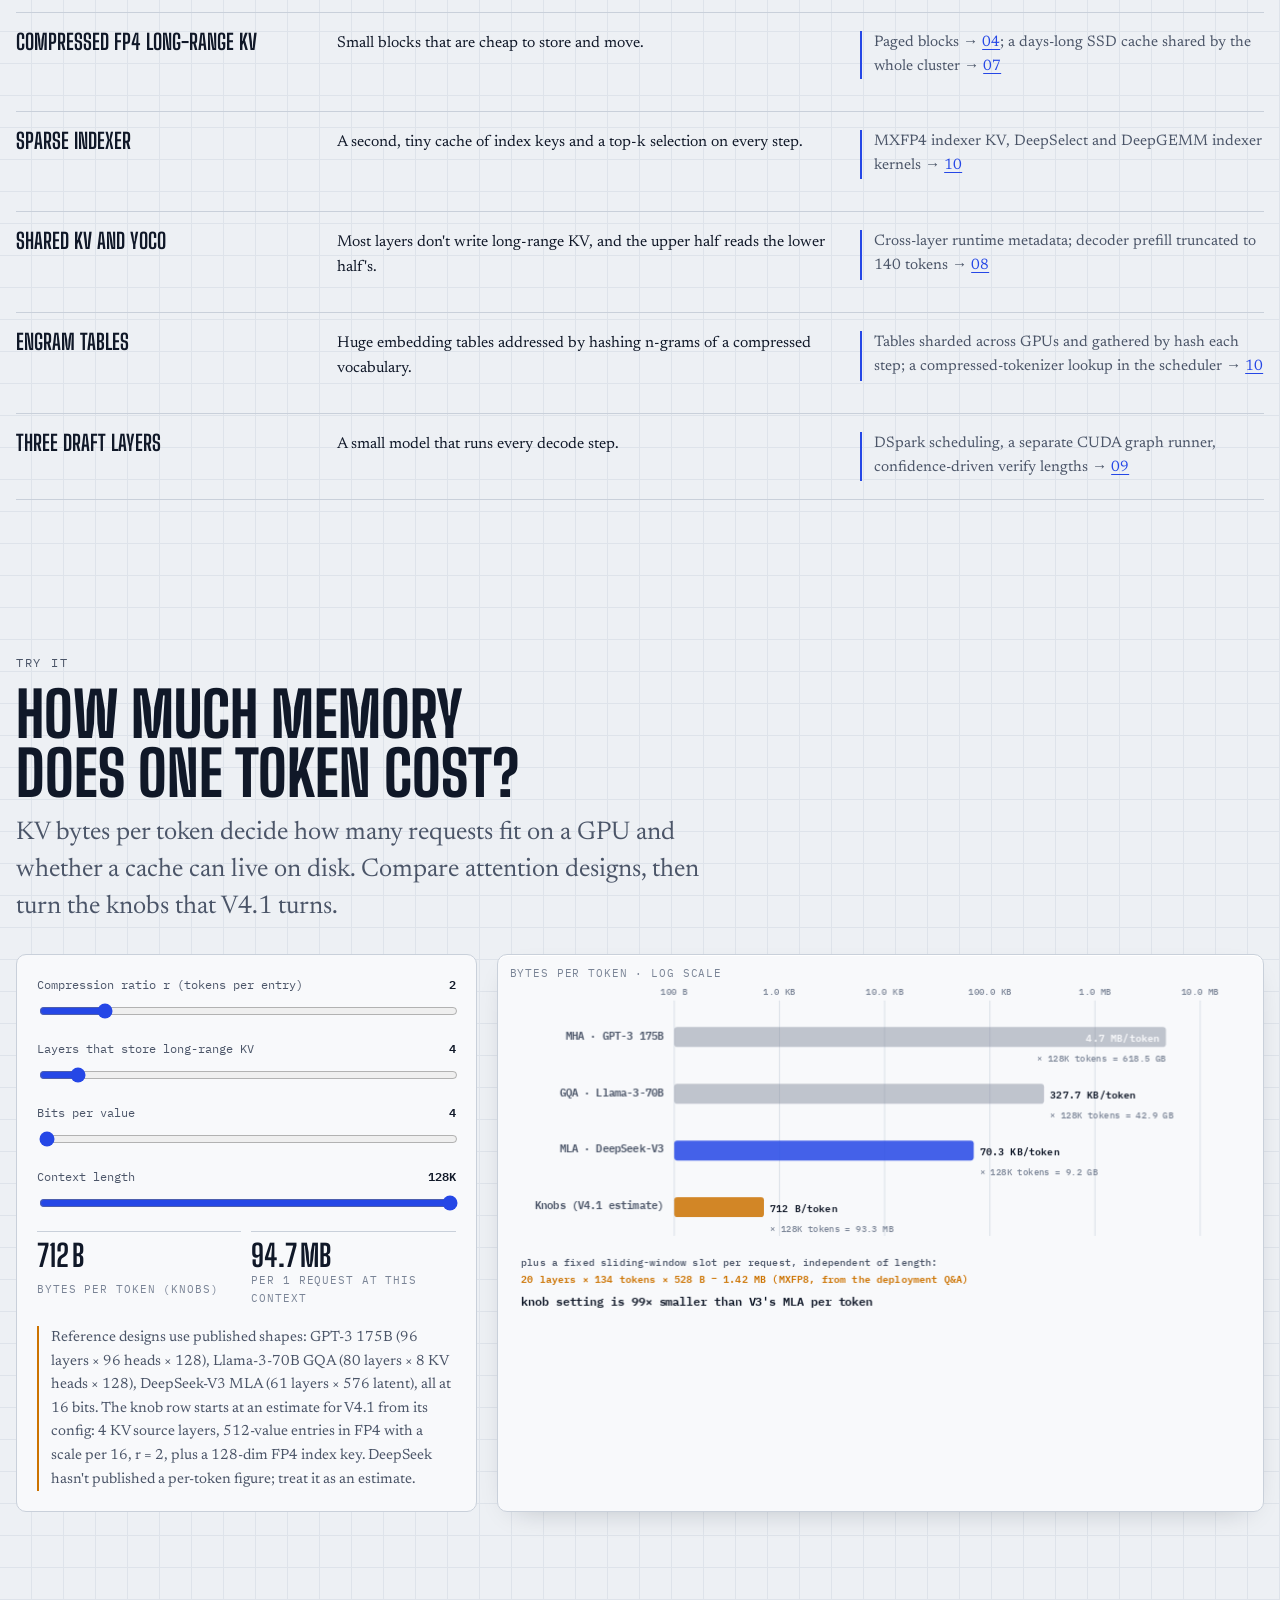
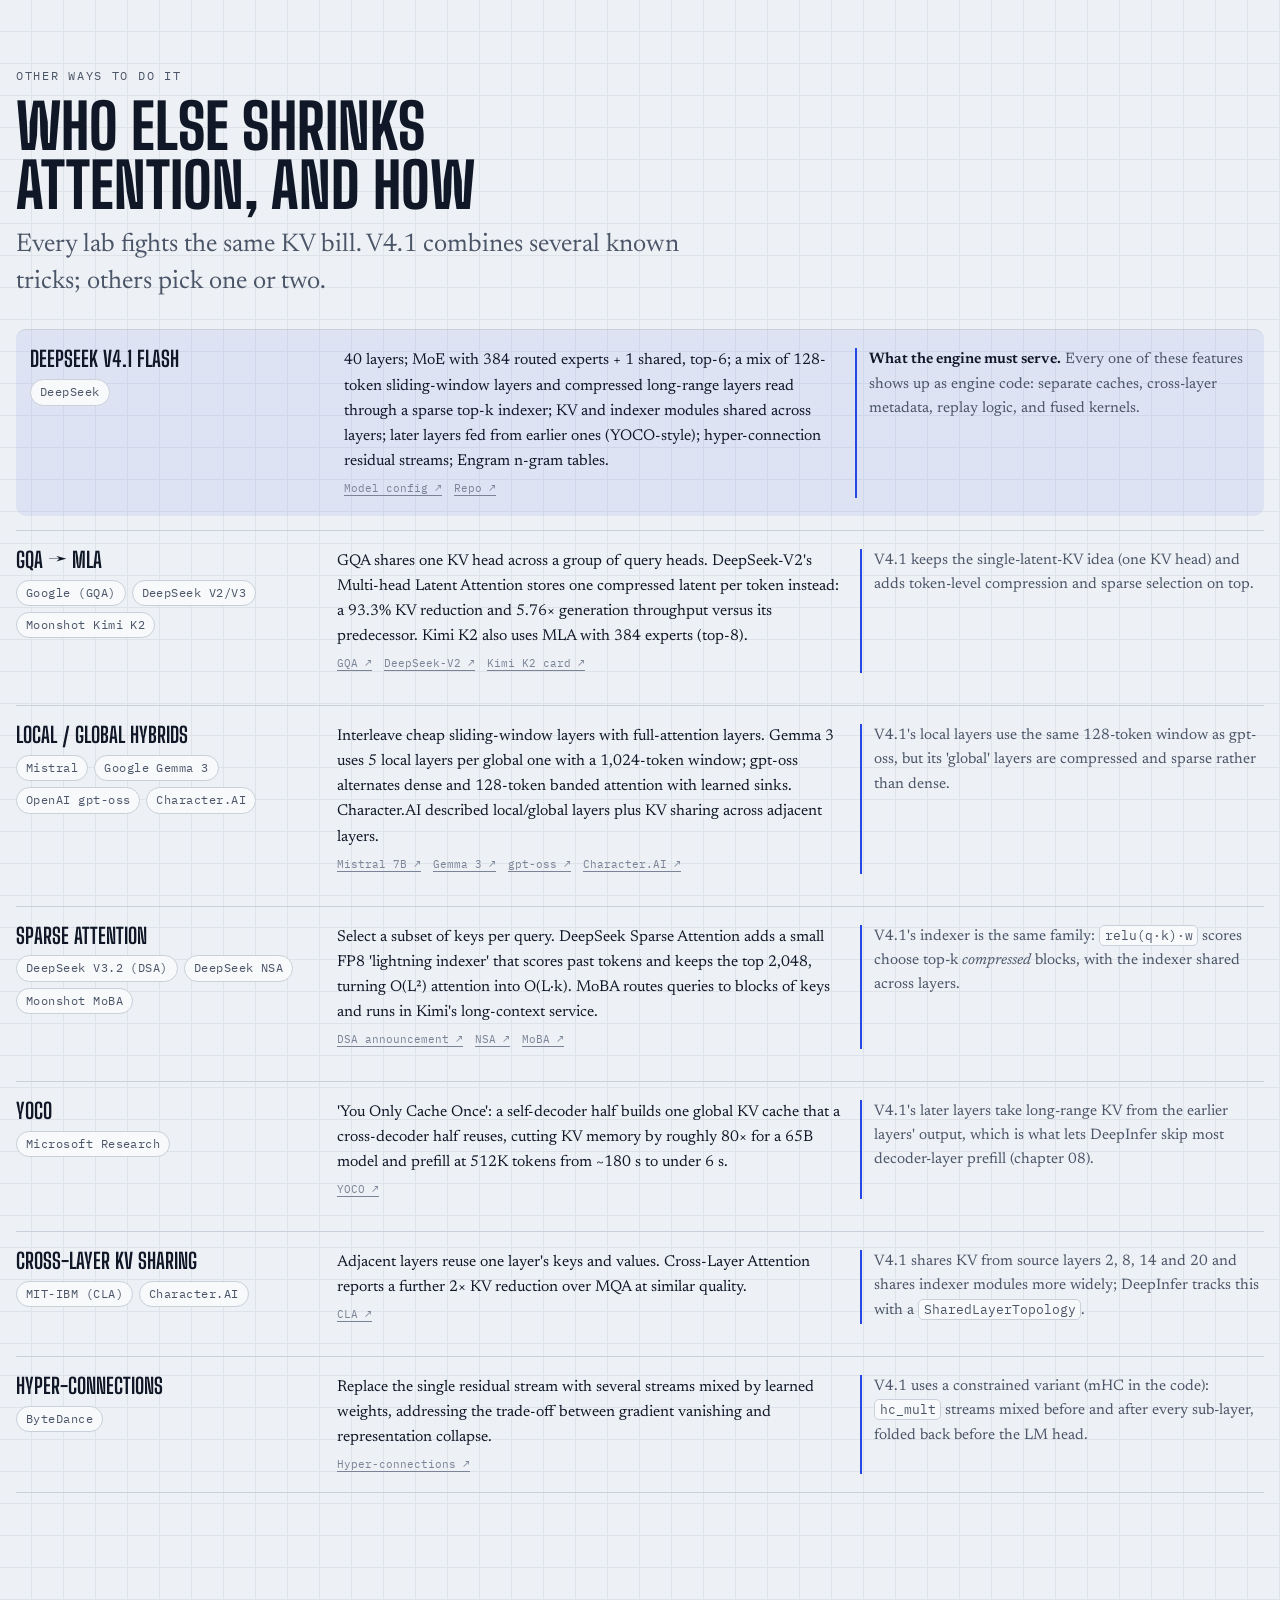
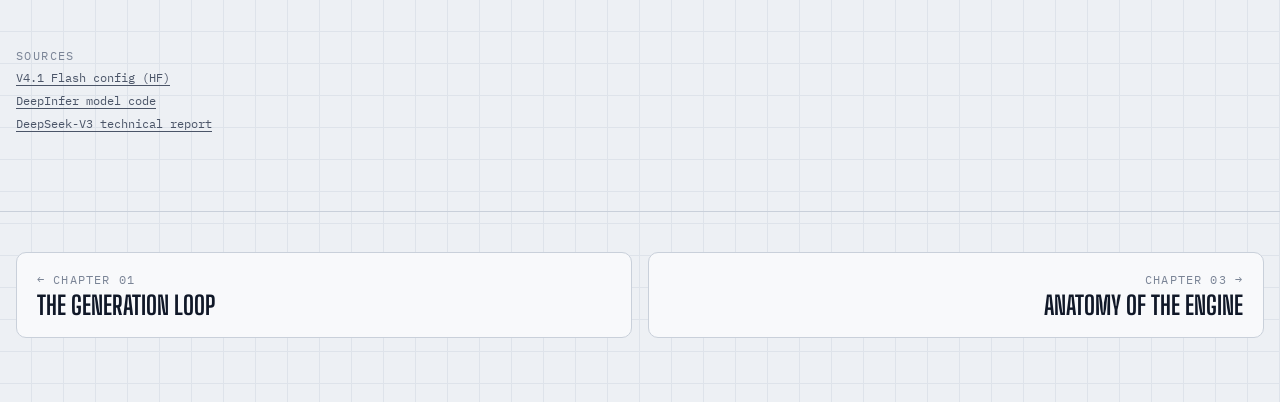
<file: model.html>
<!doctype html>
<html lang="en">
<head>
<meta charset="utf-8">
<meta name="viewport" content="width=device-width, initial-scale=1, viewport-fit=cover">
<title>The model it serves · DeepInfer Annotated</title>
<meta name="claude:viewport-fit-sides" content="cover">
<link rel="preconnect" href="https://fonts.googleapis.com">
<link rel="preconnect" href="https://fonts.gstatic.com" crossorigin>
<link rel="stylesheet" href="https://fonts.googleapis.com/css2?family=Big+Shoulders+Display:wght@600;700;800&family=IBM+Plex+Mono:wght@400;500;600&family=Newsreader:ital,opsz,wght@0,6..72,400;0,6..72,500;0,6..72,600;1,6..72,400&display=swap">
<link rel="stylesheet" href="atlas.css">
</head>
<body>
<header class="bar">
  <div class="wrap">
    <a class="brand" href="index.html"><b>DeepInfer</b><span>annotated</span></a>
    <nav aria-label="Chapters">
      <a class="num" href="loop.html" title="The generation loop">01</a>
      <a class="num" href="model.html" aria-current="page" title="The model it serves">02</a>
      <a class="num" href="engine.html" title="Anatomy of the engine">03</a>
      <a class="num" href="memory.html" title="KV memory">04</a>
      <a class="num" href="scheduling.html" title="Scheduling a step">05</a>
      <a class="num" href="parallelism.html" title="One model, many GPUs">06</a>
      <a class="num" href="cluster.html" title="The cluster around it">07</a>
      <a class="num" href="replay.html" title="Bounded replay">08</a>
      <a class="num" href="speculation.html" title="Speculative decoding">09</a>
      <a class="num" href="kernels.html" title="Numbers and kernels">10</a>
      <a class="num" href="sampling.html" title="Sampling, structure, determinism">11</a>
      <a class="num" href="frontdoor.html" title="The front door">12</a>
      <a class="num" href="measure.html" title="Measuring it">13</a>
      <a href="index.html">Map</a>
    </nav>
  </div>
  <div class="progress"></div>
</header>
<main>
  <section class="hero">
    <div class="wrap">
      <div>
        <span class="eyebrow"><span class="n">02</span> The workload</span>
        <h1>The model <em>sets the rules</em></h1>
        <p class="dek">DeepSeek V4.1 Flash is a 40-layer mixture of experts with two kinds of attention cache, layers that borrow each other's keys, and a lookup table of n-grams. Each choice becomes engine code.</p>
        <div class="files">
          <span class="tag">hugging_face/config.py</span>
          <span class="tag">models/v4_modules/attn.py</span>
          <span class="tag">v4_modules/cross_layer.py</span>
          <span class="tag">v4_modules/engram.py</span>
        </div>
      </div>
      <div class="board stage-card" data-stage="tower" data-label="The 40 layers of V4.1 Flash drawn as a barcode: early layers process the whole prompt, later layers reuse their keys; KV source layers and Engram layers are marked; three draft layers sit on top.">
        <span class="ruler">40 layers + 3 draft layers</span>
      </div>
    </div>
  </section>

  <section class="section">
    <div class="wrap">
      <div class="facts">
        <div><b>40</b><span>transformer layers, hidden size 5,120</span></div>
        <div><b>384 + 1</b><span>routed experts plus a shared expert in every MoE layer</span></div>
        <div><b>top-6</b><span>experts per token</span></div>
        <div><b>128</b><span>tokens in the sliding attention window</span></div>
        <div><b>129,280</b><span>vocabulary entries</span></div>
        <div><b>3</b><span>draft layers for speculative decoding</span></div>
      </div>
    </div>
  </section>

  <section class="section" id="layer">
    <div class="wrap">
      <header>
        <span class="eyebrow">Inside one layer</span>
        <h2>Five parts, one token's trip</h2>
        <p class="lede">Follow a single token through one layer. Each part answers a different cost problem from chapter 01.</p>
      </header>
      <div class="scrolly" data-scrolly>
        <div class="beats">
          <div class="beat"><div class="card"><span class="k">Residual streams · mHC</span><h4>Several lanes instead of one</h4><p>A classic transformer carries one residual vector from layer to layer. V4.1 carries several parallel streams. Before each sub-layer, learned weights mix them into one input; afterwards, the result is written back into every stream with its own weight. The code calls these hyper-connections (<code>hc.py</code>).</p></div></div>
          <div class="beat"><div class="card"><span class="k">Attention · near</span><h4>Exact attention over the last 128 tokens</h4><p>Every layer attends precisely to a sliding window of the most recent 128 tokens. That window's keys and values are small and bounded: the cache never grows past 128 entries per layer, no matter how long the conversation.</p></div></div>
          <div class="beat"><div class="card"><span class="k">Attention · far</span><h4>Compressed, then selected</h4><p>Everything older is reached through a compressed cache: a gated low-rank compressor folds every <i>r</i> tokens into one entry, stored in 4-bit floating point. A small indexer scores entries with <code>relu(q·k)·w</code> and the layer attends only to the top-k. Long context gets cheap without a dense scan.</p></div></div>
          <div class="beat"><div class="card"><span class="k">Feed-forward · MoE</span><h4>Six experts out of 384</h4><p>A router scores 384 experts and sends the token to six of them, plus one shared expert that sees every token. Most of the model's parameters live here, and each token touches only a sliver of them.</p></div></div>
          <div class="beat"><div class="card"><span class="k">Engram · layers 1 and 14</span><h4>A lookup, not a computation</h4><p>Two layers add an Engram: the last few tokens are hashed as 2-, 3- and 4-grams into huge embedding tables, the rows are fetched, projected and gated into the hidden state. Memorized phrases come from a table lookup instead of from matrix multiplies.</p></div></div>
        </div>
        <div class="stick"><div class="board" data-stage="layer" data-label="Block diagram of one V4.1 layer: residual streams mixed before and after each sub-layer; sliding-window attention; compressed sparse attention with an indexer; mixture-of-experts feed-forward; Engram lookup."><span class="ruler">one layer · one token</span></div></div>
      </div>
    </div>
  </section>

  <section class="section" id="across">
    <div class="wrap">
      <header>
        <span class="eyebrow">Across layers</span>
        <h2>Layers that reuse each other's work</h2>
        <p class="lede">The biggest savings in V4.1 come from layers not doing their own copy of a job.</p>
      </header>
      <div class="scrolly" data-scrolly>
        <div class="beats">
          <div class="beat"><div class="card"><span class="k">Shared KV</span><h4>Four layers write, the rest read</h4><p>Only layers 2, 8, 14 and 20 produce long-range KV. Every other layer reads the KV of the nearest source layer below it. The indexer modules are shared on a similar schedule (sources 2, 8, 14, 20, 24, 28, 32, 36). DeepInfer derives this map once in <code>SharedLayerTopology</code>.</p></div></div>
          <div class="beat"><div class="card"><span class="k">YOCO split</span><h4>The upper half doesn't read the prompt itself</h4><p>The later layers are "consumer" layers: their long-range KV is projected from the hidden state of the last early layer, as in Microsoft's You Only Cache Once. They still keep their own sliding window. Chapter 08 shows how this lets prefill skip most of their work.</p></div></div>
          <div class="beat"><div class="card"><span class="k">Draft layers</span><h4>Three extra layers propose the future</h4><p>On top sit three DFlash draft layers with smaller MoEs (128 experts, top-3). They read hidden states from target layers 37, 38 and 39 and propose a block of next tokens for speculative decoding (chapter 09).</p></div></div>
          <div class="beat"><div class="card"><span class="k">Consequence</span><h4>Every feature becomes engine code</h4><p>Two caches with different lifetimes, cross-layer metadata, a replay path, an indexer cache, hashed tables sharded across GPUs, and a drafter with its own CUDA graphs. The rest of this site is how DeepInfer handles each one.</p></div></div>
        </div>
        <div class="stick"><div class="board" data-stage="across" data-label="The 40 layers drawn left to right with arcs from KV source layers to the layers that reuse their KV, the boundary where consumer layers begin, and three draft layers reading the top layers."><span class="ruler">layer 0 → 39</span></div></div>
      </div>
    </div>
  </section>

  <section class="section" id="consequences">
    <div class="wrap stack">
      <header>
        <span class="eyebrow">Feature → engine</span>
        <h2>What each choice costs the engine</h2>
      </header>
      <div class="compare">
        <article class="alt"><div><h4>384 + 1 experts, top-6</h4></div><div><p>Tokens scatter across experts, so the experts are spread over many GPUs and tokens travel to them.</p></div><div class="vs">Expert parallelism, DeepEP all-to-all, expert load balancing → <a href="parallelism.html">chapter 06</a></div></article>
        <article class="alt"><div><h4>128-token window</h4></div><div><p>A bounded cache that belongs to one sequence and never grows.</p></div><div class="vs">A fixed per-sequence state slot → <a href="memory.html">04</a>; replay when it's missing → <a href="replay.html">08</a></div></article>
        <article class="alt"><div><h4>Compressed FP4 long-range KV</h4></div><div><p>Small blocks that are cheap to store and move.</p></div><div class="vs">Paged blocks → <a href="memory.html">04</a>; a days-long SSD cache shared by the whole cluster → <a href="cluster.html">07</a></div></article>
        <article class="alt"><div><h4>Sparse indexer</h4></div><div><p>A second, tiny cache of index keys and a top-k selection on every step.</p></div><div class="vs">MXFP4 indexer KV, DeepSelect and DeepGEMM indexer kernels → <a href="kernels.html">10</a></div></article>
        <article class="alt"><div><h4>Shared KV and YOCO</h4></div><div><p>Most layers don't write long-range KV, and the upper half reads the lower half's.</p></div><div class="vs">Cross-layer runtime metadata; decoder prefill truncated to 140 tokens → <a href="replay.html">08</a></div></article>
        <article class="alt"><div><h4>Engram tables</h4></div><div><p>Huge embedding tables addressed by hashing n-grams of a compressed vocabulary.</p></div><div class="vs">Tables sharded across GPUs and gathered by hash each step; a compressed-tokenizer lookup in the scheduler → <a href="kernels.html">10</a></div></article>
        <article class="alt"><div><h4>Three draft layers</h4></div><div><p>A small model that runs every decode step.</p></div><div class="vs">DSpark scheduling, a separate CUDA graph runner, confidence-driven verify lengths → <a href="speculation.html">09</a></div></article>
      </div>
    </div>
  </section>

  <section class="section" id="lab">
    <div class="wrap">
      <header>
        <span class="eyebrow">Try it</span>
        <h2>How much memory does one token cost?</h2>
        <p class="lede">KV bytes per token decide how many requests fit on a GPU and whether a cache can live on disk. Compare attention designs, then turn the knobs that V4.1 turns.</p>
      </header>
      <div class="lab">
        <div class="controls" id="kv-ctl">
          <div class="ctl"><label for="ratio">Compression ratio r (tokens per entry) <output for="ratio">2</output></label><input type="range" id="ratio" min="1" max="8" step="1" value="2"></div>
          <div class="ctl"><label for="src">Layers that store long-range KV <output for="src">4</output></label><input type="range" id="src" min="1" max="40" step="1" value="4"></div>
          <div class="ctl"><label for="bits">Bits per value <output for="bits">4</output></label><input type="range" id="bits" min="4" max="16" step="4" value="4"></div>
          <div class="ctl"><label for="ctxk">Context length <output for="ctxk">128K</output></label><input type="range" id="ctxk" min="1" max="8" step="1" value="8"></div>
          <div class="readout">
            <div><b id="kv-tok">–</b><span>bytes per token (knobs)</span></div>
            <div><b id="kv-req">–</b><span>per 1 request at this context</span></div>
          </div>
          <p class="note">Reference designs use published shapes: GPT-3 175B (96 layers × 96 heads × 128), Llama-3-70B GQA (80 layers × 8 KV heads × 128), DeepSeek-V3 MLA (61 layers × 576 latent), all at 16 bits. The knob row starts at an estimate for V4.1 from its config: 4 KV source layers, 512-value entries in FP4 with a scale per 16, r = 2, plus a 128-dim FP4 index key. DeepSeek hasn't published a per-token figure; treat it as an estimate.</p>
        </div>
        <div class="board" data-stage="kvcalc" data-label="Bar chart on a log scale of KV bytes per token for MHA, GQA, MLA and the compressed design set by the knobs."><span class="ruler">bytes per token · log scale</span></div>
      </div>
    </div>
  </section>

  <section class="section" id="others">
    <div class="wrap">
      <header>
        <span class="eyebrow">Other ways to do it</span>
        <h2>Who else shrinks attention, and how</h2>
        <p class="lede">Every lab fights the same KV bill. V4.1 combines several known tricks; others pick one or two.</p>
      </header>
      <div class="compare" id="alts-model"></div>
    </div>
  </section>

  <section class="section">
    <div class="wrap"><div class="sources" id="sources-model"></div></div>
  </section>

</main>
<nav class="next" aria-label="Chapter navigation">
  <div class="wrap">
    <a href="loop.html"><span>← Chapter 01</span><b>The generation loop</b></a>
    <a class="fwd" href="engine.html"><span>Chapter 03 →</span><b>Anatomy of the engine</b></a>
  </div>
</nav>
<script src="atlas.js"></script>
<script src="alts.js"></script>
<script>
(function () {
  const { ramp, ease, clamp, lerp, rng } = Atlas;
  const KV_SRC = [2, 8, 14, 20];
  const IDX_SRC = [2, 8, 14, 20, 24, 28, 32, 36];
  const ENGRAM = [1, 14];
  const SPLIT = 20; // early (prompt-reading) layers 0..19, consumer layers 20..39

  /* ---------------- hero: the layer barcode ---------------- */
  Atlas.scene("tower", (g, s) => {
    const { W, H } = g;
    const x0 = 40, x1 = W - 40, n = 43, gapAt = 40;
    const cw = (x1 - x0 - 24) / n;
    const top = 70, bot = H - 110;
    const colX = (i) => x0 + i * cw + (i >= gapAt ? 24 : 0);
    const per = 0.09, cyc = n * per + 2.2;
    const tt = s.t % cyc;
    const head = tt / per;
    // bands
    g.rect(colX(0) - 4, top - 30, colX(SPLIT) - colX(0) - 2, 22, { fill: "compute", r: 4, a: 0.12 });
    g.text("reads the whole prompt", colX(0), top - 14, { size: 14, color: "compute", weight: 600 });
    g.rect(colX(SPLIT) - 2, top - 30, colX(40) - colX(SPLIT) - 4, 22, { fill: "memory", r: 4, a: 0.12 });
    g.text("reuses KV from below", colX(SPLIT) + 4, top - 14, { size: 14, color: "memory", weight: 600 });
    for (let i = 0; i < n; i++) {
      const x = colX(i), draft = i >= 40;
      const lit = Math.max(0, 1 - Math.abs(head - i) / 2.5);
      const base = draft ? "cpu" : i < SPLIT ? "compute" : "memory";
      g.rect(x, top, cw * 0.72, bot - top, { fill: base, r: 2, a: 0.22 + 0.7 * lit });
      if (KV_SRC.includes(i)) g.rect(x - 2, bot + 8, cw * 0.72 + 4, 8, { fill: "memory", r: 2 });
      if (ENGRAM.includes(i)) g.circle(x + cw * 0.36, top - 46, 5, { fill: "ok" });
    }
    // KV reuse arcs from the source the pulse just passed
    KV_SRC.forEach((src, k) => {
      const next = k + 1 < KV_SRC.length ? KV_SRC[k + 1] : 40;
      const a = clamp(1 - Math.abs(head - src - 3) / 6);
      if (a <= 0) return;
      for (let j = src + 1; j < next; j++) {
        const p0 = [colX(src) + cw * 0.36, bot + 18], p2 = [colX(j) + cw * 0.36, bot + 18];
        g.curve(p0, [(p0[0] + p2[0]) / 2, bot + 18 + 12 + (j - src) * 3], p2, { color: "memory", lw: 1.2, a: a * 0.7, arrow: false });
      }
    });
    g.text("KV source layers", x0, H - 46, { size: 13, color: "memory" });
    g.circle(x0 + 150, H - 50, 5, { fill: "ok" });
    g.text("Engram", x0 + 160, H - 46, { size: 13, color: "ok" });
    g.rect(x0 + 232, H - 56, 10, 12, { fill: "cpu", r: 2, a: 0.6 });
    g.text("draft layers", x0 + 248, H - 46, { size: 13, color: "cpu" });
    g.text("layer 0", colX(0), bot + 40, { size: 12, color: "ink-3" });
    g.text("39", colX(39) + cw * 0.72, bot + 40, { size: 12, color: "ink-3", align: "right" });
  }, { anim: true, restT: 2.2, zoom: 1.0, minW: 560 });

  /* ---------------- one layer ---------------- */
  function regions(g) {
    const { W, H, narrow } = g;
    return narrow
      ? { d: { x: 30, y: 46, w: W - 60, h: H * 0.48 }, p: { x: 30, y: H * 0.56, w: W - 60, h: H * 0.42 } }
      : { d: { x: 40, y: 56, w: W * 0.4, h: H - 100 }, p: { x: W * 0.48, y: 70, w: W * 0.52 - 40, h: H - 120 } };
  }
  Atlas.scene("layer", (g, s) => {
    const { d, p } = regions(g);
    const b = s.b;
    const f = [0, 1, 2, 3, 4].map((i) => s.solo(i)); // focus weights
    const streams = 4, sx0 = d.x + 6, sgap = 12;
    const sxs = Array.from({ length: streams }, (_, k) => sx0 + k * sgap);
    const bx = d.x + 90, bw = d.w - 90;
    const yTop = d.y + 10, yBot = d.y + d.h - 10;
    const showEng = s.at(4);
    // blocks: [name, y0, y1, color, focus]
    const hTot = yBot - yTop;
    const blocks = [];
    blocks.push(["moe", yTop + hTot * 0.12, yTop + hTot * 0.36, "compute", f[3]]);
    blocks.push(["attn", yTop + hTot * 0.46, yTop + hTot * 0.7, "memory", Math.max(f[1], f[2])]);
    if (showEng > 0.01) blocks.push(["eng", yTop + hTot * 0.78, yTop + hTot * 0.9, "ok", f[4]]);
    // streams
    sxs.forEach((x) => g.line(x, yBot, x, yTop, { color: "ink-3", lw: 2, a: 0.35 + 0.5 * f[0] }));
    g.text("residual streams", sxs[0] - 2, yBot + 18, { size: 12, color: "ink-3" });
    const anyFocus = Math.max(...f);
    blocks.forEach(([name, y0, y1, color, foc]) => {
      const dim = 1 - 0.55 * (anyFocus > 0.3 ? 1 - foc : 0) * (name === "eng" ? 0 : 1);
      const a = name === "eng" ? showEng : dim;
      // pre-mix curves into block bottom-left, post-mix from block top back to streams
      sxs.forEach((x, k) => {
        g.curve([x, y1 + 18], [x + 30, y1 + 4], [bx, (y0 + y1) / 2 + 10], { color: "ink-3", lw: 1.3, a: a * (0.35 + 0.55 * f[0]), arrow: false });
        g.curve([bx, y0 + 8], [x + 40, y0 - 6], [x, y0 - 18], { color: color, lw: 1.3, a: a * (0.3 + 0.6 * f[0]), arrow: false });
      });
      if (name === "attn") {
        const hw = bw / 2 - 4;
        g.box(bx, y0, hw, y1 - y0, { color: "memory", a: a * (f[1] > 0.3 || anyFocus < 0.3 ? 1 : 0.6), wash: 0.08 + 0.18 * f[1], lw: 1.5 + 1.5 * f[1] });
        g.text("WINDOW", bx + hw / 2, (y0 + y1) / 2 - 2, { size: 18, font: "display", weight: 800, color: "memory", align: "center", a });
        g.text("last 128", bx + hw / 2, (y0 + y1) / 2 + 18, { size: 12, color: "ink-2", align: "center", a });
        g.box(bx + hw + 8, y0, hw, y1 - y0, { color: "net", a: a * (f[2] > 0.3 || anyFocus < 0.3 ? 1 : 0.6), wash: 0.08 + 0.18 * f[2], lw: 1.5 + 1.5 * f[2] });
        g.text("COMPRESSED", bx + hw * 1.5 + 8, (y0 + y1) / 2 - 2, { size: 18, font: "display", weight: 800, color: "net", align: "center", a });
        g.text("top-k via indexer", bx + hw * 1.5 + 8, (y0 + y1) / 2 + 18, { size: 12, color: "ink-2", align: "center", a });
      } else {
        const title = name === "moe" ? "MoE FEED-FORWARD" : "ENGRAM";
        const sub = name === "moe" ? "6 of 384 experts + shared" : "n-gram table lookup";
        g.box(bx, y0, bw, y1 - y0, { color, a, wash: 0.08 + 0.18 * foc, lw: 1.5 + 1.5 * foc, title, sub, tsize: 22, ssize: 12 });
      }
    });
    g.text("token in ↑", bx + bw / 2, yBot + 18, { size: 12, color: "ink-3", align: "center" });
    g.arrow(bx + bw / 2, yTop + 24, bx + bw / 2, yTop - 2, { color: "ink-3", lw: 1.5, head: 8 });
    g.text("to the next layer", bx + bw / 2 + 10, yTop + 14, { size: 12, color: "ink-3" });

    // ---- detail panel ----
    const P = p;
    // b0: mixing matrices
    if (f[0] > 0.01) {
      const a = f[0], cs = Math.min(26, P.w / 16);
      const R = rng(7);
      [["pre-mix", 4, 1], ["residual mix", 4, 4], ["post-mix", 1, 4]].forEach(([lab, r, c], k) => {
        const ox = P.x + k * (P.w / 3), oy = P.y + 40;
        g.text(lab, ox, oy - 12, { size: 13, color: "ink-2", a });
        for (let i = 0; i < r; i++) for (let j = 0; j < c; j++) g.rect(ox + j * cs, oy + i * cs, cs - 3, cs - 3, { fill: "compute", r: 3, a: a * (0.15 + 0.8 * R()) });
      });
      g.text("weights depend on the token (hc_dynamic)", P.x, P.y + 40 + 4 * cs + 30, { size: 13, color: "ink-3", a });
      g.text("hc_mult streams in, one hidden state through the sub-layer, hc_mult streams out", P.x, P.y + 40 + 4 * cs + 54, { size: 13, color: "ink-3", a });
    }
    // token strip helper
    const strip = (a, mode) => {
      const n = 26, tw_ = Math.min(26, (P.w - 10) / n), y = P.y + P.h * 0.62;
      const cur = n - 1;
      for (let i = 0; i < n; i++) {
        const inWin = i >= n - 8;
        let col = "grid";
        if (mode === "win" && inWin) col = "memory";
        g.rect(P.x + i * tw_, y, tw_ - 4, tw_ - 4, { fill: i === cur ? "compute" : col, r: 3, a: a * (mode === "comp" && !inWin ? 0.5 : 1) });
      }
      g.text("older ←", P.x, y + tw_ + 18, { size: 12, color: "ink-3", a });
      g.text("→ newest", P.x + n * tw_, y + tw_ + 18, { size: 12, color: "ink-3", a, align: "right" });
      return { y, tw_, n };
    };
    if (f[1] > 0.01) {
      const a = f[1];
      const { y, tw_, n } = strip(a, "win");
      g.dim(P.x + (n - 8) * tw_, P.x + n * tw_ - 4, y - 18, "128 tokens", { color: "memory", a });
      for (let i = n - 8; i < n - 1; i++) g.curve([P.x + (n - 1) * tw_ + tw_ / 2 - 2, y - 2], [P.x + (i + n - 1) / 2 * tw_ + tw_ / 2, y - 40 - (n - 1 - i) * 4], [P.x + i * tw_ + tw_ / 2 - 2, y - 2], { color: "compute", lw: 1.4, a: a * 0.8, prog: ramp(s.t % 4, (n - 2 - i) * 0.08, 0.4) });
      g.text("Exact attention. Size is fixed:", P.x, P.y + 30, { size: 15, color: "ink", a });
      g.text("128 entries per layer, forever.", P.x, P.y + 52, { size: 15, color: "ink", a });
    }
    if (f[2] > 0.01) {
      const a = f[2];
      const { y, tw_, n } = strip(a, "comp");
      const groups = Math.floor((n - 8) / 2);
      const scores = [0.2, 0.8, 0.35, 0.15, 0.9, 0.4, 0.1, 0.7, 0.25, 0.6, 0.3, 0.05, 0.5];
      const topk = scores.map((v, i) => [v, i]).sort((a1, b1) => b1[0] - a1[0]).slice(0, 4).map((q) => q[1]);
      for (let gI = 0; gI < groups; gI++) {
        const gx = P.x + gI * 2 * tw_, gy = y - 70;
        const sel = topk.includes(gI);
        g.rect(gx, gy, tw_ * 2 - 4, tw_ - 4, { fill: sel ? "net" : "grid", stroke: "net", lw: 1, r: 3, a });
        g.line(gx + tw_ - 2, gy + tw_ - 2, gx + tw_ - 2, y - 4, { color: "net", lw: 1, a: a * 0.5 });
        const bh = 40 * scores[gI];
        g.rect(gx + 2, gy - 8 - bh, tw_ * 2 - 8, bh, { fill: sel ? "net" : "ink-3", r: 2, a: a * (sel ? 0.9 : 0.3) });
      }
      g.text("indexer score relu(q·k)·w", P.x, y - 130, { size: 13, color: "net", a });
      g.text("compressed entries · FP4 · r tokens each", P.x, y - 80 + 4, { size: 12, color: "ink-3", a: 0 });
      g.text("Older tokens fold into compressed entries;", P.x, P.y + 30, { size: 15, color: "ink", a });
      g.text("the query attends only to the top-k.", P.x, P.y + 52, { size: 15, color: "ink", a });
    }
    if (f[3] > 0.01) {
      const a = f[3];
      const cols = 24, rows = 16, cs = Math.min((P.w - 10) / cols, (P.h - 80) / rows);
      const R = rng(42);
      const pick = new Set(); while (pick.size < 6) pick.add(Math.floor(R() * 384));
      for (let e = 0; e < 384; e++) {
        const r_ = Math.floor(e / cols), q = e % cols;
        g.rect(P.x + q * cs, P.y + 50 + r_ * cs, cs - 2, cs - 2, { fill: pick.has(e) ? "compute" : "grid", r: 2, a });
      }
      g.text("router picks 6 of 384 (+1 shared, not shown)", P.x, P.y + 30, { size: 15, color: "ink", a });
    }
    if (f[4] > 0.01) {
      const a = f[4];
      const toks = ["…", "on", "the", "mat"];
      let x = P.x;
      toks.forEach((t) => { x += g.pill(x, P.y + 40, t, { size: 15, a }) + 6; });
      const grams = [["2-gram", "the mat"], ["3-gram", "on the mat"], ["4-gram", "… on the mat"]];
      grams.forEach(([k, v], i) => {
        const y = P.y + 96 + i * 46;
        g.text(k, P.x, y + 5, { size: 13, color: "ink-3", a });
        g.pill(P.x + 70, y, v, { size: 14, a, stroke: "ok", color: "ok" });
        g.arrow(P.x + 200, y, P.x + P.w * 0.55, P.y + 110 + i * 46, { color: "ok", lw: 1.3, head: 8, a: a * 0.8 });
        g.text("hash", P.x + 210, y - 6, { size: 11, color: "ink-3", a });
      });
      const tx = P.x + P.w * 0.58, tw2 = P.w * 0.38;
      g.text("tables · ~16M rows each", tx, P.y + 76, { size: 12, color: "ink-3", a });
      for (let r = 0; r < 14; r++) g.rect(tx, P.y + 86 + r * 11, tw2, 8, { fill: [3, 6, 10].includes(r) ? "ok" : "grid", r: 2, a });
      g.text("gather → project → gate into the hidden state", P.x, P.y + P.h - 20, { size: 13, color: "ink-2", a });
    }
  }, { anim: true, restT: 2.5 });

  /* ---------------- across layers ---------------- */
  Atlas.scene("across", (g, s) => {
    const { W, H, narrow } = g;
    const x0 = 46, x1 = W - (narrow ? 70 : 140);
    const cw = (x1 - x0) / 40;
    const cy = H * 0.42, ch = H * 0.22;
    const cx = (i) => x0 + i * cw;
    const yb = s.at(1), dr = s.at(2), cons = s.at(3);
    // halves (beat 1)
    if (yb > 0.01) {
      g.rect(cx(0) - 4, cy - ch / 2 - 40, cx(SPLIT) - cx(0), ch + 80, { fill: "compute", r: 8, a: 0.08 * yb });
      g.rect(cx(SPLIT) - 2, cy - ch / 2 - 40, cx(40) - cx(SPLIT), ch + 80, { fill: "memory", r: 8, a: 0.1 * yb });
      g.text("EARLY LAYERS · read the prompt", cx(0), cy - ch / 2 - 50, { size: 16, font: "display", weight: 800, color: "compute", a: yb });
      g.text("CONSUMER LAYERS · own window only", cx(SPLIT), cy - ch / 2 - 50, { size: 16, font: "display", weight: 800, color: "memory", a: yb });
    }
    for (let i = 0; i < 40; i++) {
      const isSrc = KV_SRC.includes(i);
      const col = isSrc ? "memory" : i < SPLIT ? "compute" : "ink-3";
      g.rect(cx(i) + 1, cy - ch / 2, cw - 3, ch, { fill: col, r: 2, a: isSrc ? 0.9 : 0.35 });
      if (i % 5 === 0 || i === 39) g.text(String(i), cx(i) + cw / 2, cy + ch / 2 + 18, { size: 11, color: "ink-3", align: "center" });
    }
    // KV arcs (beat 0 onwards)
    const ka = ramp(s.b, 0, 0.4);
    KV_SRC.forEach((src, k) => {
      const next = k + 1 < KV_SRC.length ? KV_SRC[k + 1] : 40;
      for (let j = src + 1; j < next; j++) {
        const p0 = [cx(src) + cw / 2, cy - ch / 2 - 4], p2 = [cx(j) + cw / 2, cy - ch / 2 - 4];
        g.curve(p0, [(p0[0] + p2[0]) / 2, p0[1] - 10 - (j - src) * (narrow ? 2.5 : 3.5)], p2, { color: "memory", lw: 1.2, a: ka * 0.7 * (1 - 0.6 * yb), head: 6, prog: ramp(s.t % 5, (j - src) * 0.06, 0.5) });
      }
    });
    // indexer sources below
    IDX_SRC.forEach((src, k) => {
      const next = k + 1 < IDX_SRC.length ? IDX_SRC[k + 1] : 40;
      g.rect(cx(src) + 1, cy + ch / 2 + 26, cw - 3, 6, { fill: "net", r: 2, a: ka });
      for (let j = src + 1; j < next; j++) g.line(cx(src) + cw / 2, cy + ch / 2 + 32, cx(j) + cw / 2, cy + ch / 2 + 32, { color: "net", lw: 1.5, a: ka * 0.4 });
    });
    g.text("KV source layers", cx(0), cy - ch / 2 - 18 - (yb > 0.5 ? 1000 : 0), { size: 13, color: "memory", a: ka * (1 - yb) });
    g.text("shared indexer modules", cx(0), cy + ch / 2 + 56, { size: 13, color: "net", a: ka });
    // YOCO projection arrow (beat 1)
    if (yb > 0.01) {
      const px = cx(SPLIT) - 2, py = cy + ch / 2 + 74;
      g.curve([cx(SPLIT - 1) + cw / 2, cy + ch / 2 + 4], [cx(SPLIT - 1), py], [cx(28), py], { color: "memory", lw: 2.5, a: yb, head: 10 });
      g.text("hidden state of the last early layer → KV for every consumer layer", narrow ? cx(0) : cx(SPLIT) - 120, py + 30, { size: 14, color: "memory", a: yb, weight: 600 });
    }
    // draft layers (beat 2)
    if (dr > 0.01) {
      const dx = x1 + (narrow ? 14 : 40);
      for (let k = 0; k < 3; k++) {
        g.rect(dx + k * (cw + 4), cy - ch / 2, cw, ch, { fill: "cpu", r: 2, a: 0.8 * dr });
        [37, 38, 39].forEach((t) => g.curve([cx(t) + cw / 2, cy - ch / 2 - 2], [(cx(t) + dx) / 2 + k * 6, cy - ch / 2 - 60 - k * 8], [dx + k * (cw + 4) + cw / 2, cy - ch / 2 - 2], { color: "cpu", lw: 1, a: dr * 0.5, arrow: false }));
      }
      g.text("DFlash ×3", dx, cy + ch / 2 + 18, { size: 13, color: "cpu", weight: 600, a: dr });
      g.text("reads 37–39", dx, cy + ch / 2 + 36, { size: 12, color: "ink-3", a: dr });
    }
    // consequences (beat 3)
    if (cons > 0.01) {
      const tags = [["EP + EPLB → 06", "compute"], ["state slot · replay → 04/08", "memory"], ["Engram gather → 10", "ok"], ["DSpark → 09", "cpu"]];
      let tx = x0, ty = H - 92;
      tags.forEach(([lab, c], i) => {
        const a = cons * ramp(s.b, 2.4 + i * 0.12, 0.3);
        const w = g.tw(lab, 14, "mono", 600) + 20;
        if (tx + w > W - 30) { tx = x0; ty += 34; }
        g.chip(tx, ty, lab, c, { a, size: 14 });
        tx += w + 10;
      });
    }
  }, { anim: true, restT: 3 });

  /* ---------------- KV calculator ---------------- */
  const fmtB = (b) => b >= 1e9 ? (b / 1e9).toFixed(1) + " GB" : b >= 1e6 ? (b / 1e6).toFixed(1) + " MB" : b >= 1e3 ? (b / 1e3).toFixed(1) + " KB" : Math.round(b) + " B";
  Atlas.scene("kvcalc", (g, s) => {
    const st = s.state; if (st.ratio === undefined) return;
    const bits = st.bits, r = st.ratio, src = st.src;
    const scaleMain = bits === 4 ? 512 / 16 : 0, scaleIdx = bits === 4 ? 128 / 32 : 0;
    const knob = (src * (512 * bits / 8 + scaleMain) + src * (128 * bits / 8 + scaleIdx)) / r;
    const ctx = 1024 * Math.pow(2, st.ctxk - 1);
    document.getElementById("kv-tok").textContent = fmtB(knob).replace(" ", " ");
    document.getElementById("kv-req").textContent = fmtB(knob * ctx + 1415040).replace(" ", " ");
    const rows = [
      ["MHA · GPT-3 175B", 96 * 96 * 128 * 2 * 2, "ink-3"],
      ["GQA · Llama-3-70B", 80 * 8 * 128 * 2 * 2, "ink-3"],
      ["MLA · DeepSeek-V3", 61 * 576 * 2, "compute"],
      ["Knobs (V4.1 estimate)", knob, "memory"],
    ];
    const { W, H } = g;
    const x0 = g.narrow ? 30 : 230, x1 = W - 40, y0 = 70;
    const lmin = Math.log10(100), lmax = Math.log10(2e7);
    const sx = (v) => x0 + (x1 - x0) * (Math.log10(Math.max(v, 100)) - lmin) / (lmax - lmin);
    [100, 1e3, 1e4, 1e5, 1e6, 1e7].forEach((v) => { g.line(sx(v), y0 - 10, sx(v), y0 + rows.length * 74, { color: "grid" }); g.text(fmtB(v), sx(v), y0 - 18, { size: 12, color: "ink-3", align: "center" }); });
    rows.forEach(([lab, v, c], i) => {
      const y = y0 + 20 + i * 74;
      if (g.narrow) g.text(lab, x0, y - 6, { size: 14, color: "ink-2", weight: 600 });
      else g.text(lab, x0 - 14, y + 20, { size: 14, color: "ink-2", align: "right", weight: 600 });
      g.rect(x0, y + (g.narrow ? 2 : 4), sx(v) - x0, 26, { fill: c, r: 4, a: c === "ink-3" ? 0.45 : 0.85 });
      const inside = sx(v) + 190 > x1;
      const lx = inside ? sx(v) - 8 : sx(v) + 8, al = inside ? "right" : "left";
      g.text(fmtB(v) + "/token", lx, y + (g.narrow ? 21 : 23), { size: 13, color: inside ? "sheet" : "ink", weight: 600, align: al });
      g.text("× " + (ctx / 1024) + "K tokens = " + fmtB(v * ctx), inside ? sx(v) : sx(v) + 8, y + (g.narrow ? 47 : 49), { size: 12, color: "ink-3", align: al });
    });
    const by = y0 + 20 + rows.length * 74 + 20;
    g.text("plus a fixed sliding-window slot per request, independent of length:", 30, by, { size: 13, color: "ink-2" });
    g.text("20 layers × 134 tokens × 528 B = 1.42 MB (MXFP8, from the deployment Q&A)", 30, by + 22, { size: 13, color: "memory", weight: 600 });
    const ratio = (61 * 576 * 2) / knob;
    g.text(`knob setting is ${ratio >= 1 ? ratio.toFixed(0) + "× smaller" : (1 / ratio).toFixed(1) + "× larger"} than V3's MLA per token`, 30, by + 52, { size: 15, color: "ink", weight: 600 });
  }, { controls: "kv-ctl", format: (id, v) => id === "ctxk" ? (Math.pow(2, v - 1)) + "K" : String(v) });
})();

</script>
<script>AtlasAlts.render("alts-model", "sources-model", "model");</script>
</body>
</html>
</file>
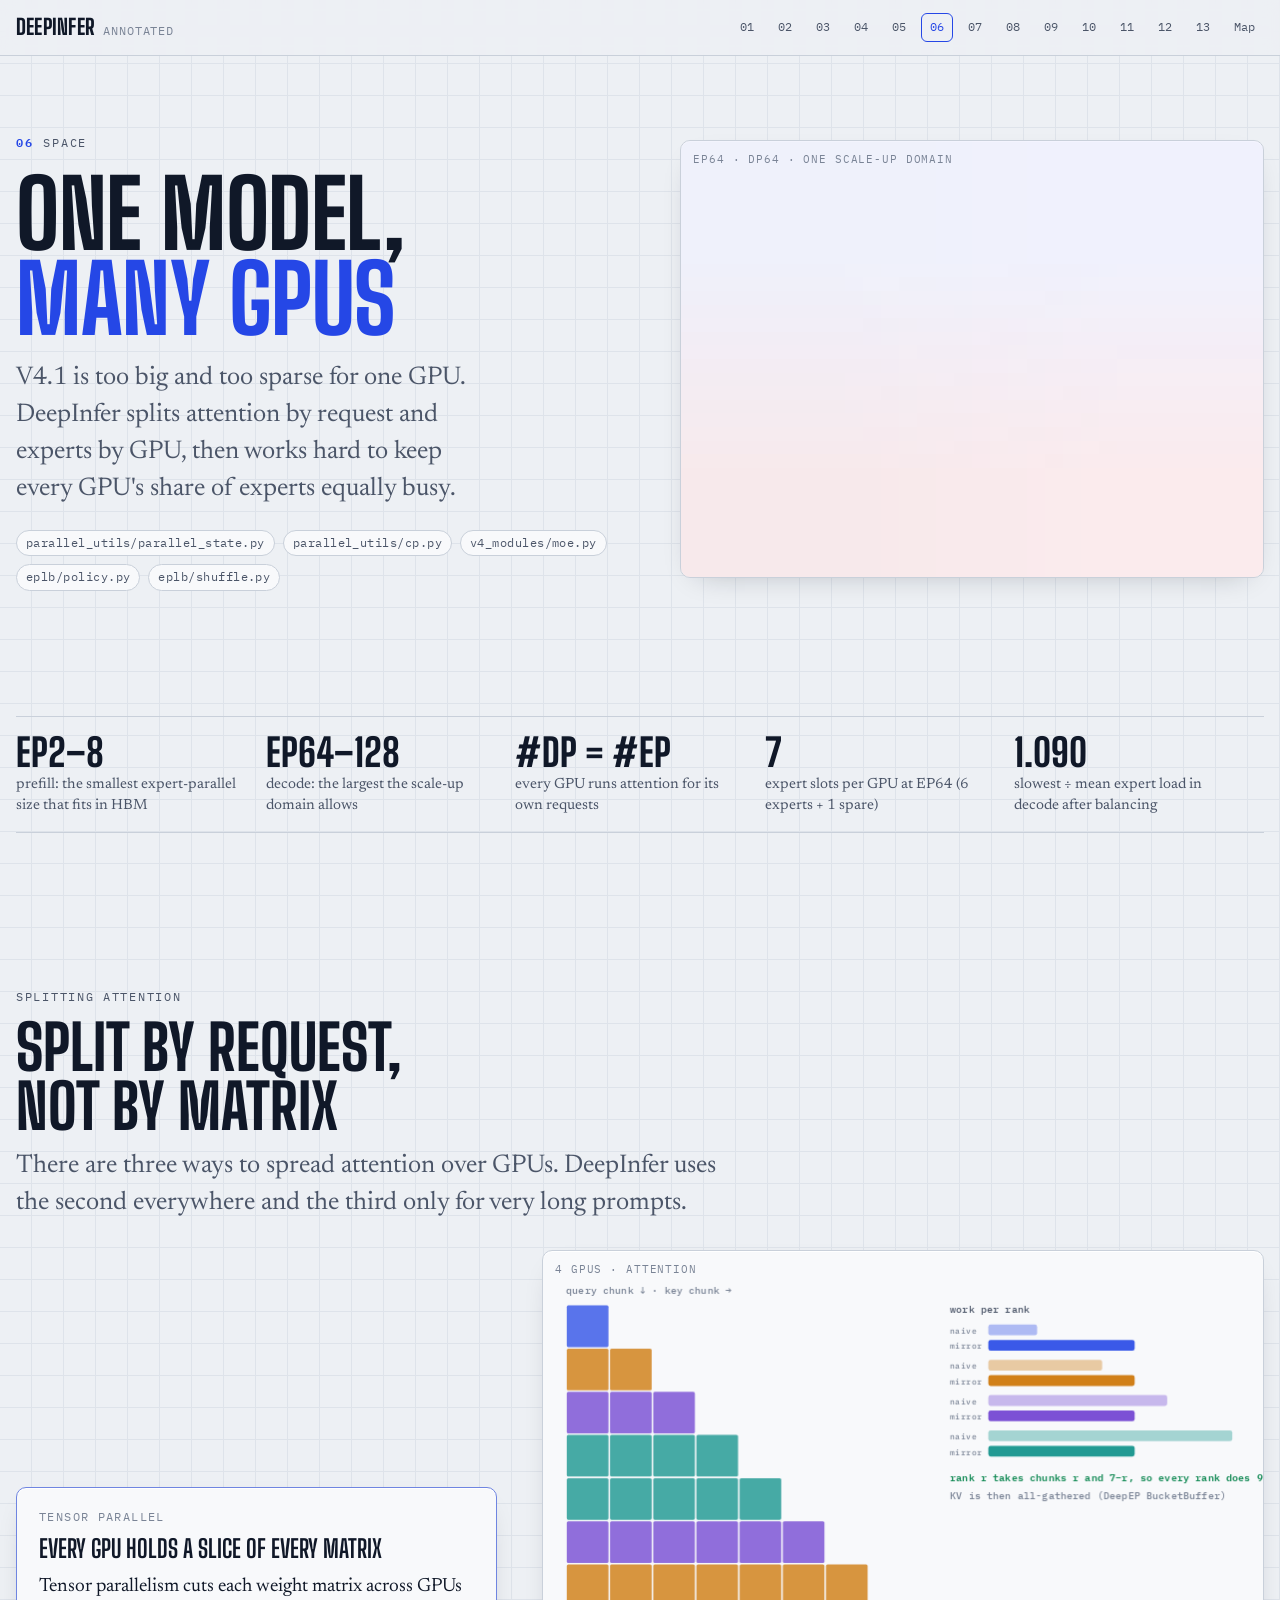
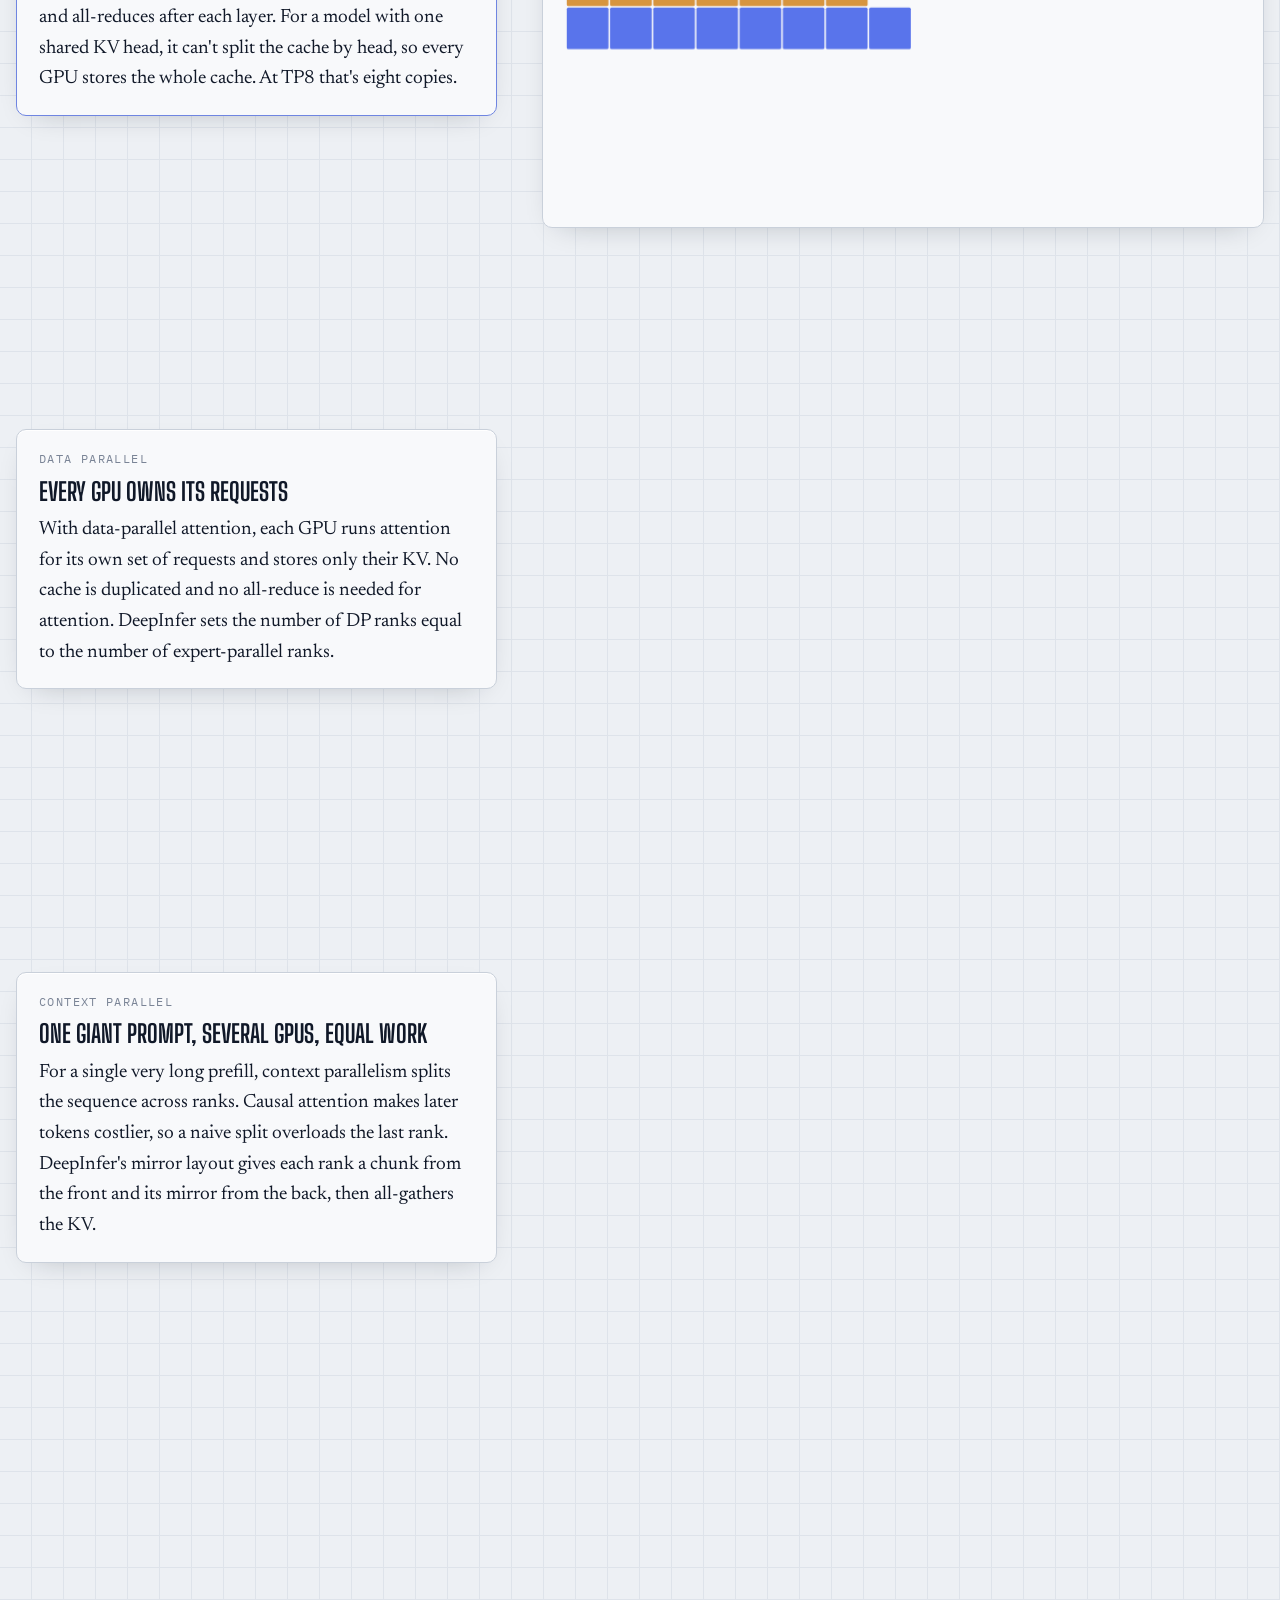
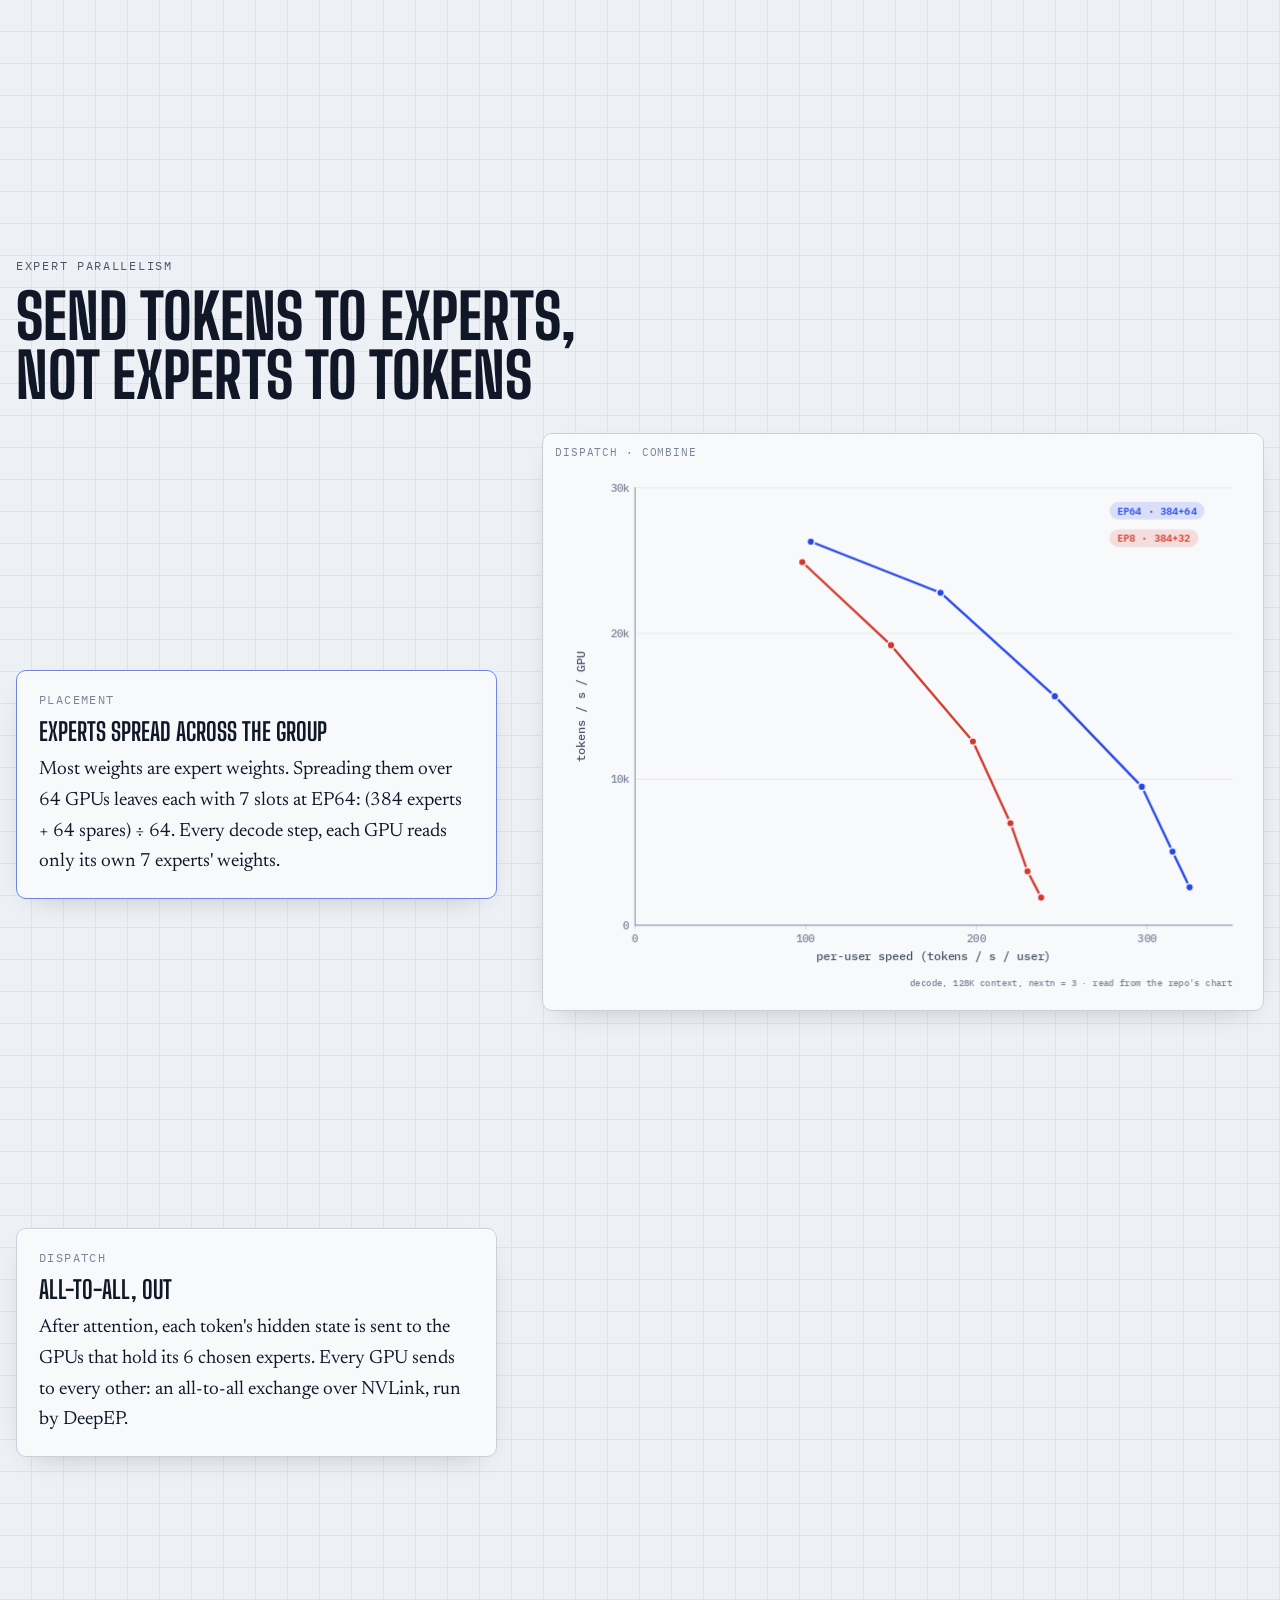
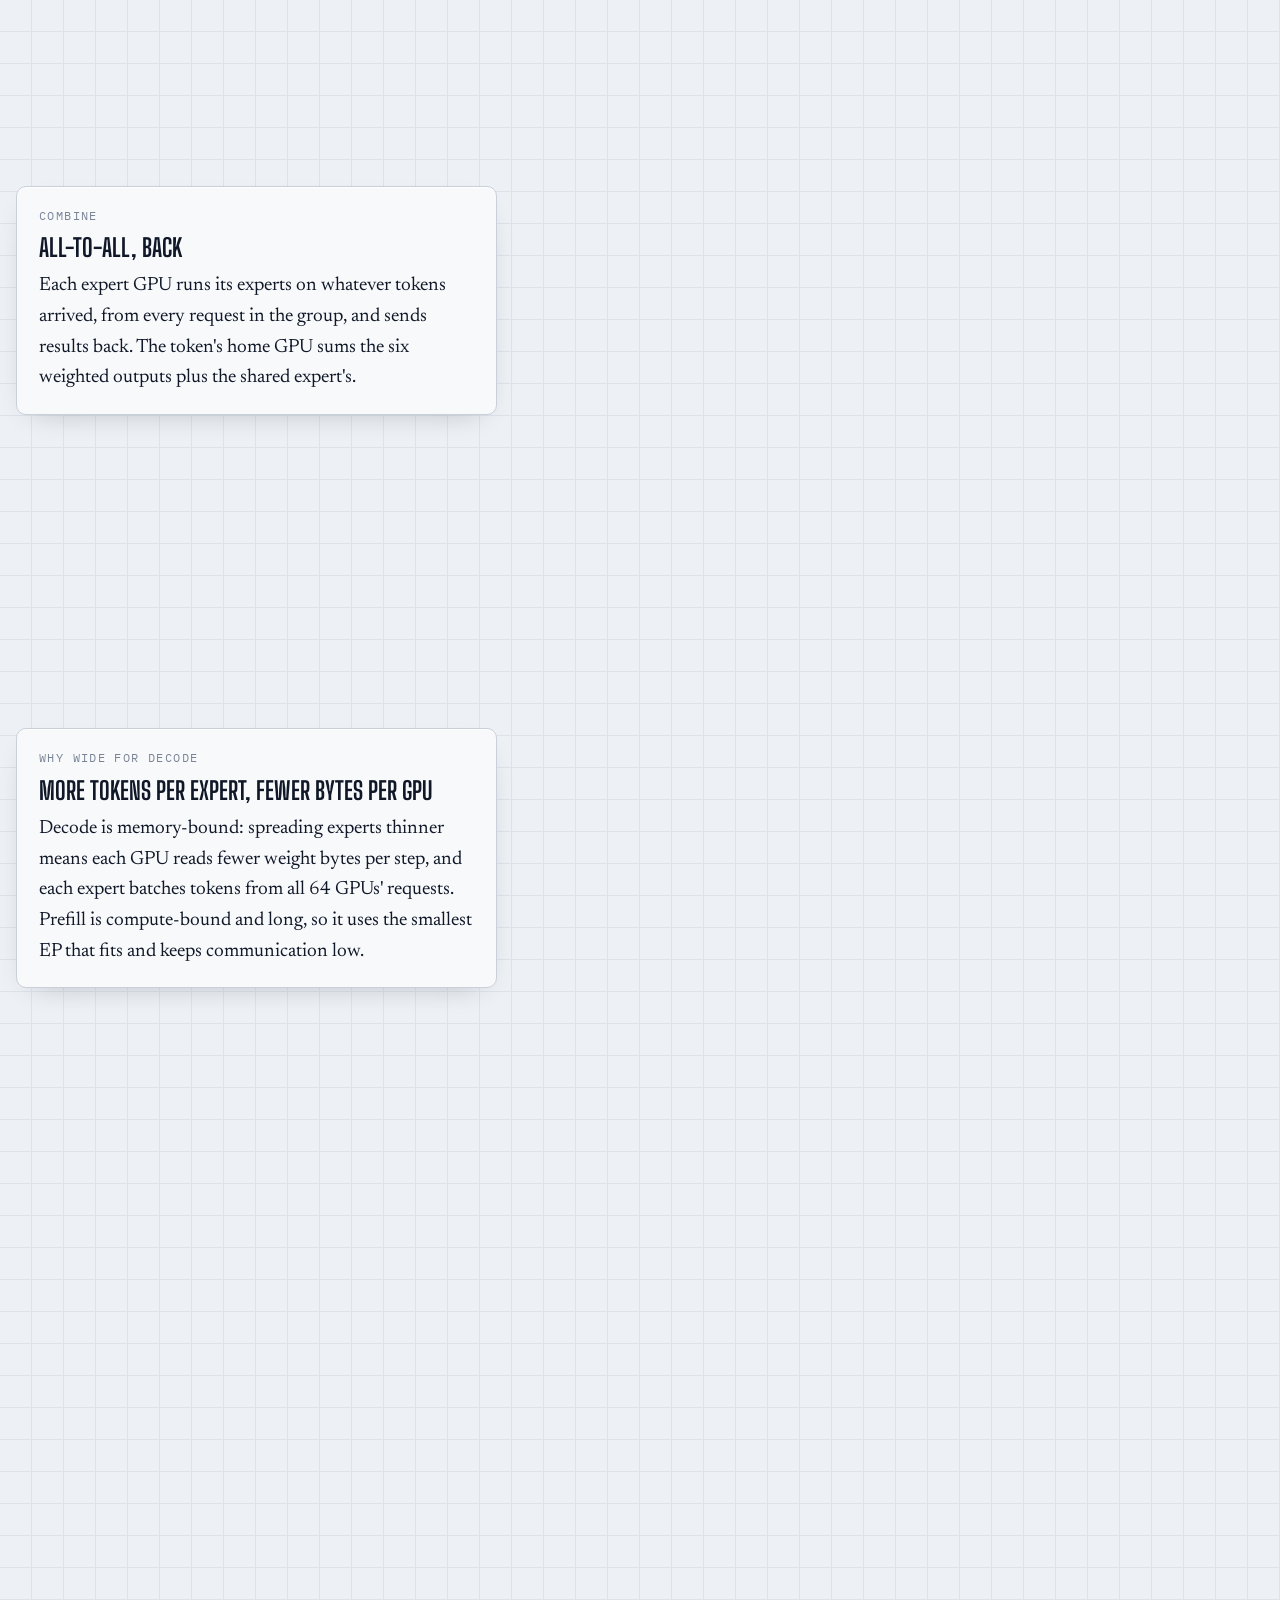
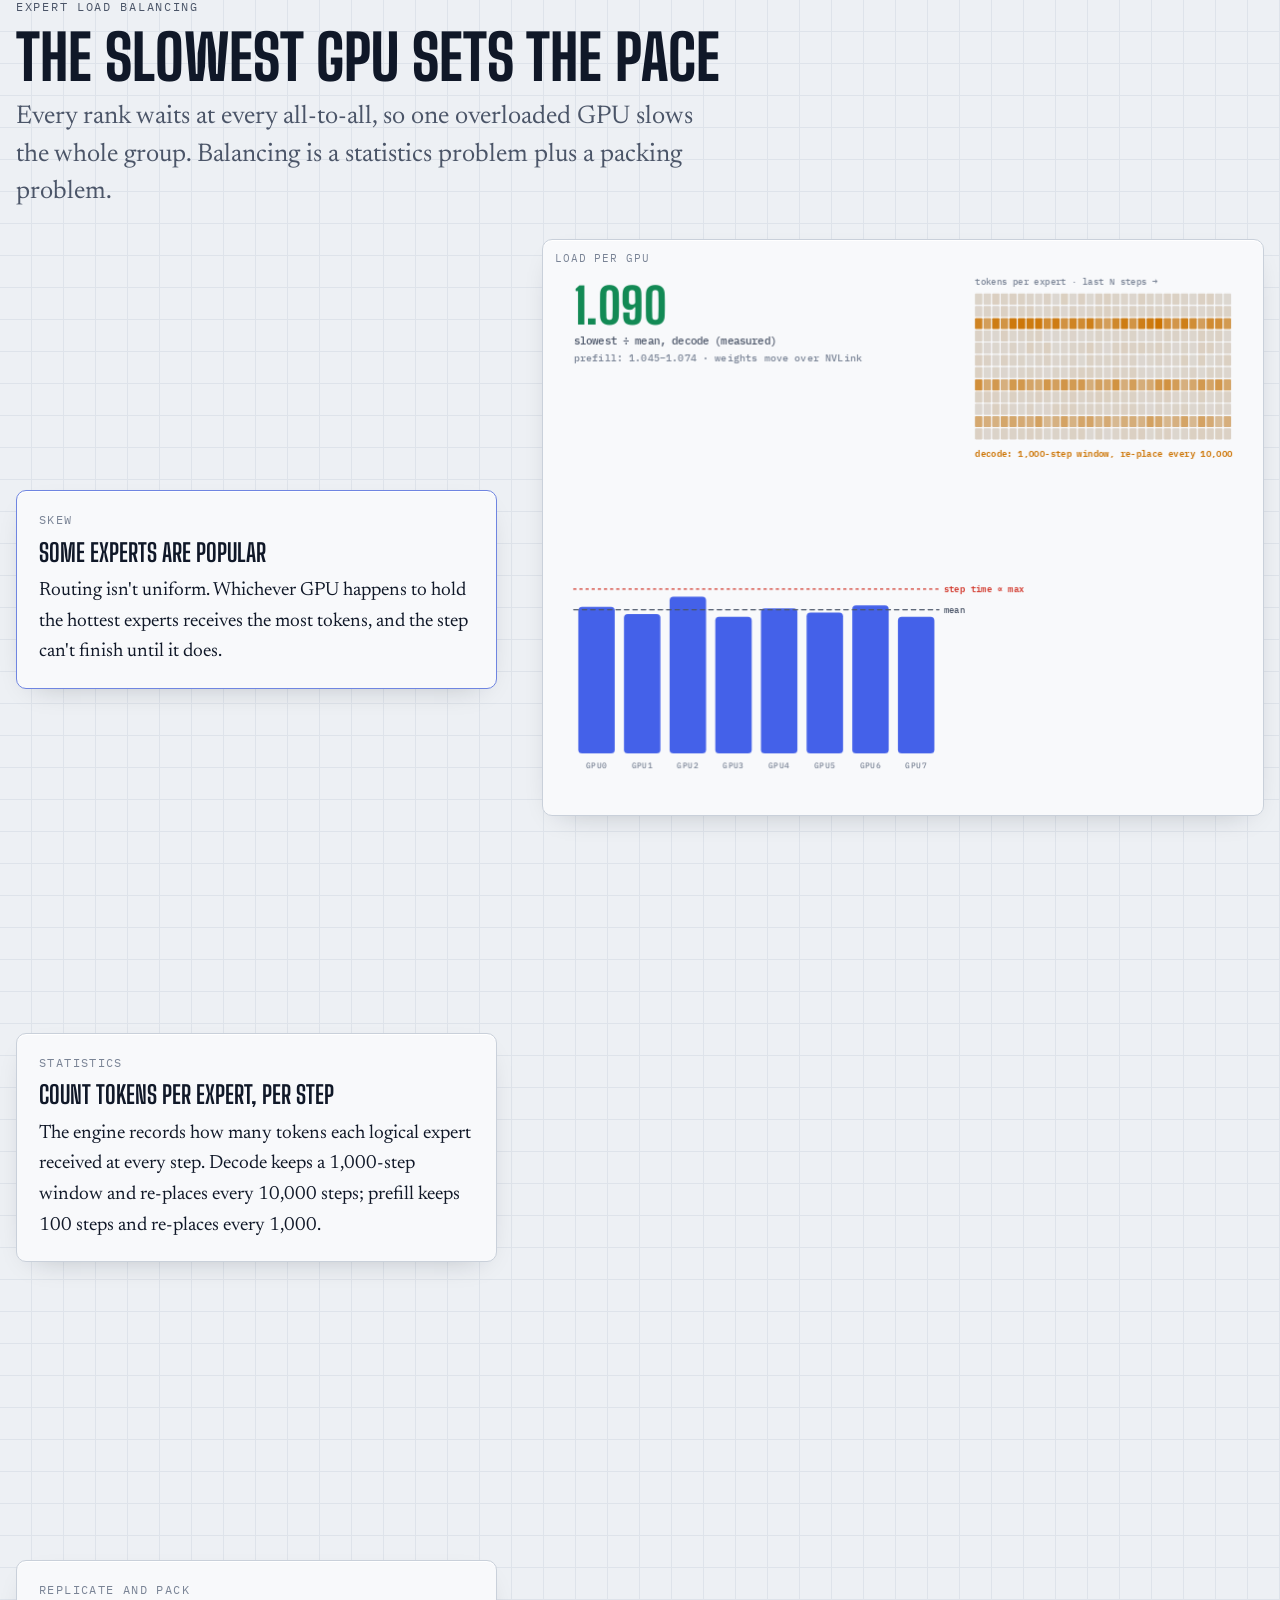
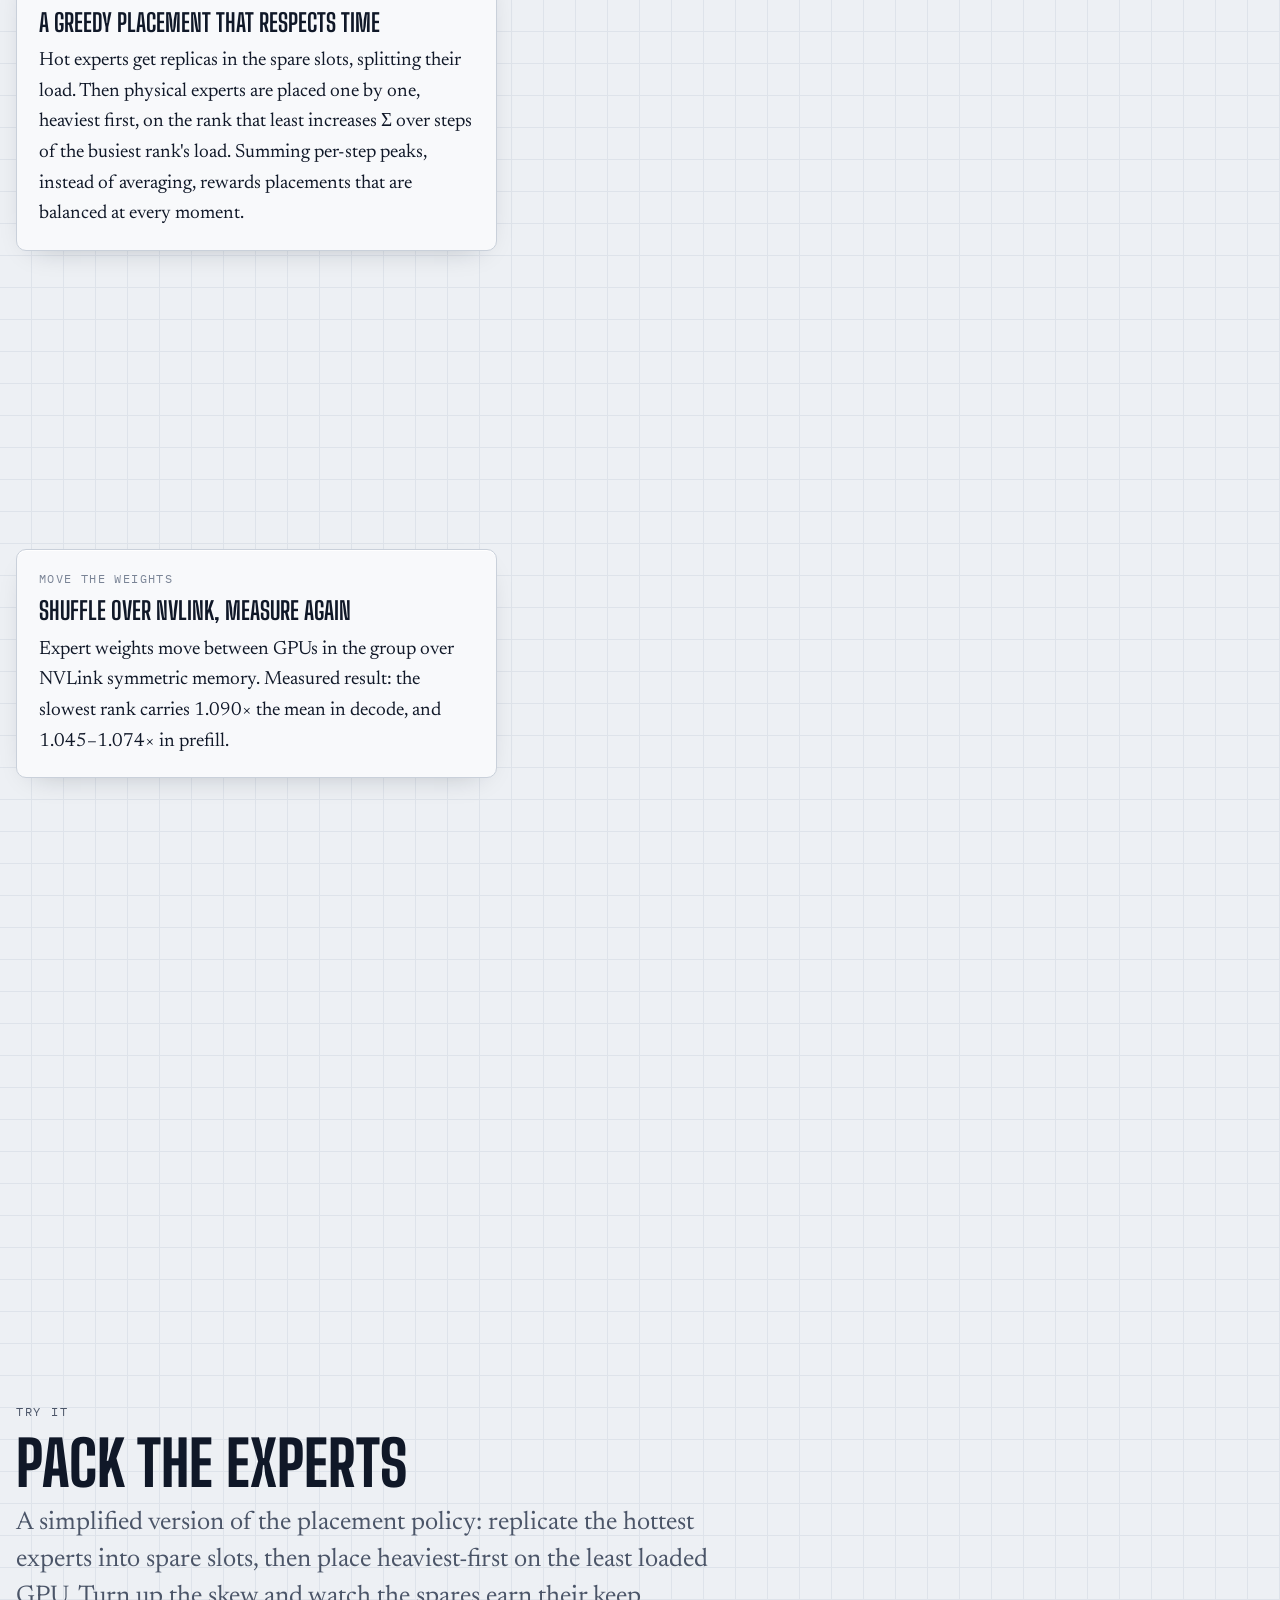
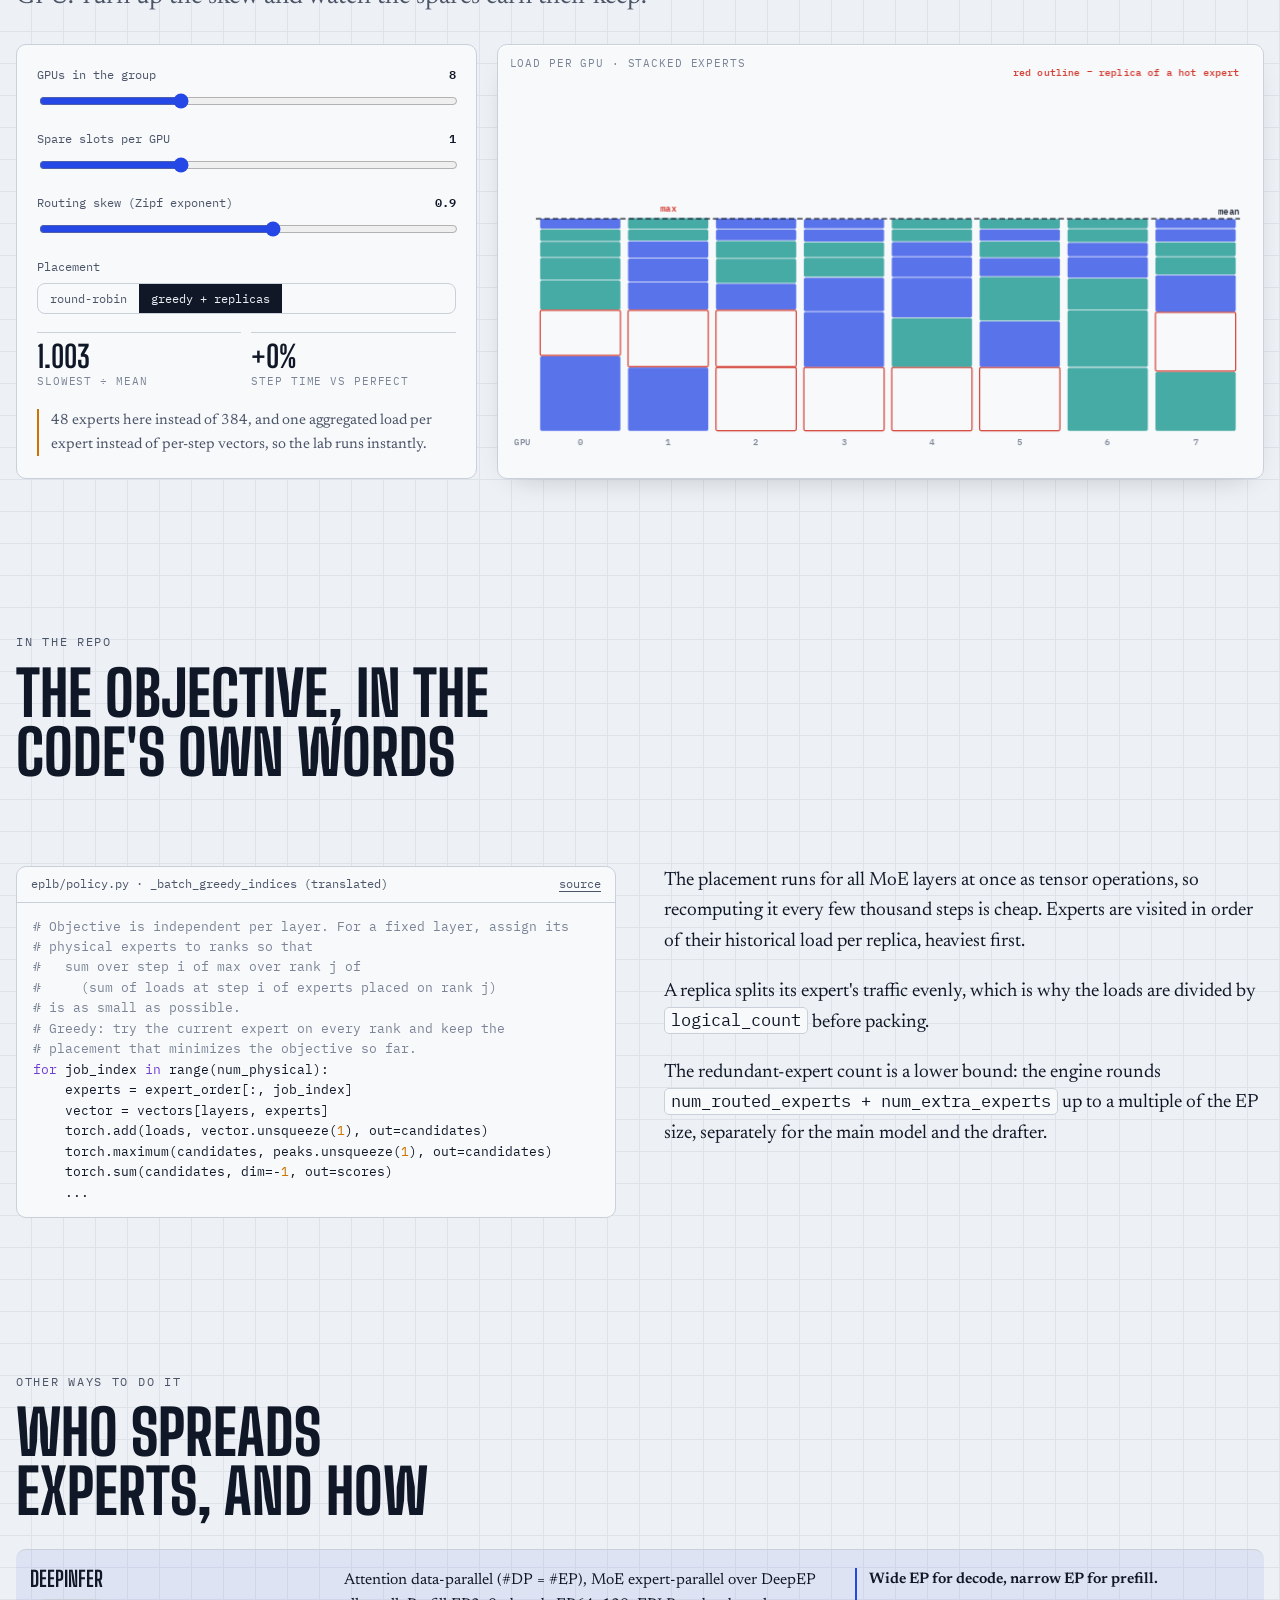
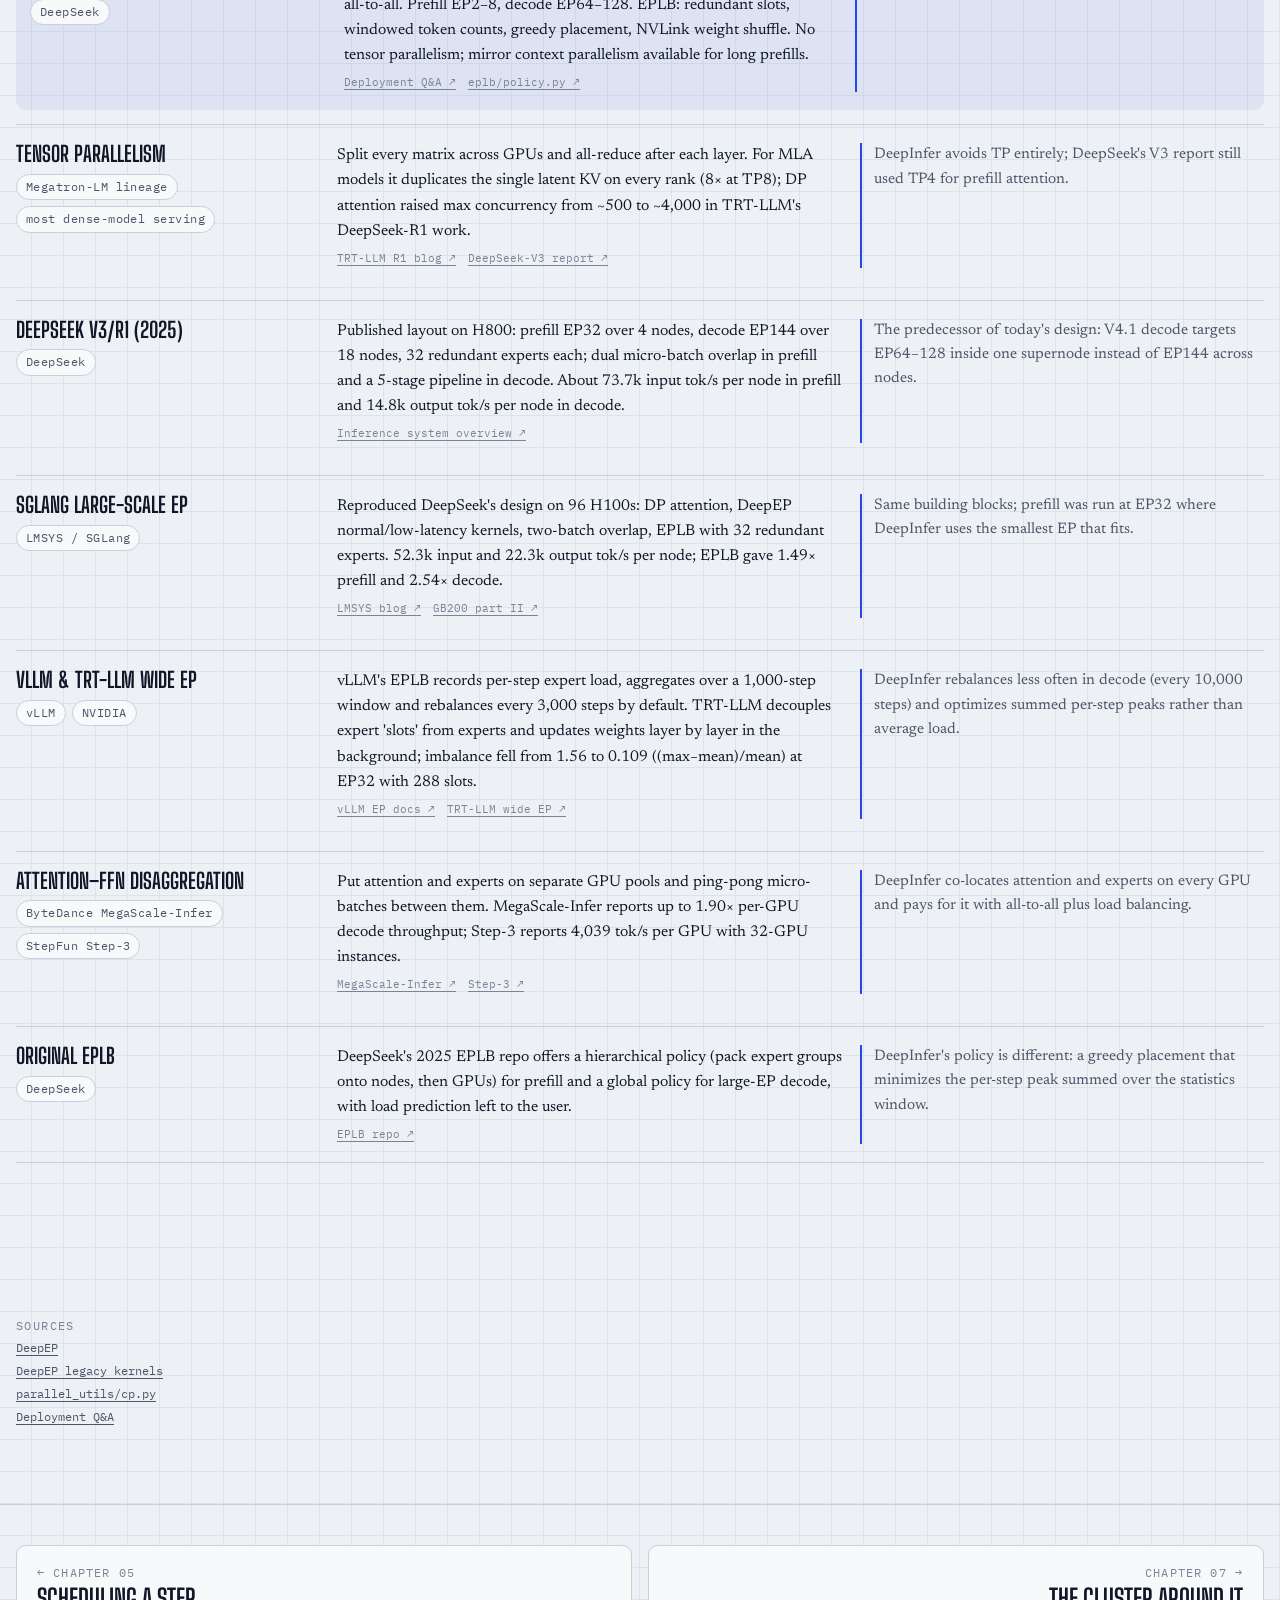
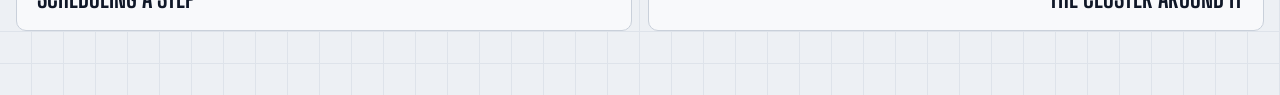
<file: parallelism.html>
<!doctype html>
<html lang="en">
<head>
<meta charset="utf-8">
<meta name="viewport" content="width=device-width, initial-scale=1, viewport-fit=cover">
<title>One model, many GPUs · DeepInfer Annotated</title>
<meta name="claude:viewport-fit-sides" content="cover">
<link rel="preconnect" href="https://fonts.googleapis.com">
<link rel="preconnect" href="https://fonts.gstatic.com" crossorigin>
<link rel="stylesheet" href="https://fonts.googleapis.com/css2?family=Big+Shoulders+Display:wght@600;700;800&family=IBM+Plex+Mono:wght@400;500;600&family=Newsreader:ital,opsz,wght@0,6..72,400;0,6..72,500;0,6..72,600;1,6..72,400&display=swap">
<link rel="stylesheet" href="atlas.css">
</head>
<body>
<header class="bar">
  <div class="wrap">
    <a class="brand" href="index.html"><b>DeepInfer</b><span>annotated</span></a>
    <nav aria-label="Chapters">
      <a class="num" href="loop.html" title="The generation loop">01</a>
      <a class="num" href="model.html" title="The model it serves">02</a>
      <a class="num" href="engine.html" title="Anatomy of the engine">03</a>
      <a class="num" href="memory.html" title="KV memory">04</a>
      <a class="num" href="scheduling.html" title="Scheduling a step">05</a>
      <a class="num" href="parallelism.html" aria-current="page" title="One model, many GPUs">06</a>
      <a class="num" href="cluster.html" title="The cluster around it">07</a>
      <a class="num" href="replay.html" title="Bounded replay">08</a>
      <a class="num" href="speculation.html" title="Speculative decoding">09</a>
      <a class="num" href="kernels.html" title="Numbers and kernels">10</a>
      <a class="num" href="sampling.html" title="Sampling, structure, determinism">11</a>
      <a class="num" href="frontdoor.html" title="The front door">12</a>
      <a class="num" href="measure.html" title="Measuring it">13</a>
      <a href="index.html">Map</a>
    </nav>
  </div>
  <div class="progress"></div>
</header>
<main>
  <section class="hero">
    <div class="wrap">
      <div>
        <span class="eyebrow"><span class="n">06</span> Space</span>
        <h1>One model, <em>many GPUs</em></h1>
        <p class="dek">V4.1 is too big and too sparse for one GPU. DeepInfer splits attention by request and experts by GPU, then works hard to keep every GPU's share of experts equally busy.</p>
        <div class="files">
          <span class="tag">parallel_utils/parallel_state.py</span>
          <span class="tag">parallel_utils/cp.py</span>
          <span class="tag">v4_modules/moe.py</span>
          <span class="tag">eplb/policy.py</span>
          <span class="tag">eplb/shuffle.py</span>
        </div>
      </div>
      <div class="board stage-card" data-stage="grid64" data-label="Sixty-four GPUs in an eight by eight grid; tokens leave each GPU's attention block for expert slots on other GPUs and return.">
        <span class="ruler">EP64 · DP64 · one scale-up domain</span>
      </div>
    </div>
  </section>

  <section class="section">
    <div class="wrap">
      <div class="facts">
        <div><b>EP2–8</b><span>prefill: the smallest expert-parallel size that fits in HBM</span></div>
        <div><b>EP64–128</b><span>decode: the largest the scale-up domain allows</span></div>
        <div><b>#DP = #EP</b><span>every GPU runs attention for its own requests</span></div>
        <div><b>7</b><span>expert slots per GPU at EP64 (6 experts + 1 spare)</span></div>
        <div><b>1.090</b><span>slowest ÷ mean expert load in decode after balancing</span></div>
      </div>
    </div>
  </section>

  <section class="section" id="attention">
    <div class="wrap">
      <header>
        <span class="eyebrow">Splitting attention</span>
        <h2>Split by request, not by matrix</h2>
        <p class="lede">There are three ways to spread attention over GPUs. DeepInfer uses the second everywhere and the third only for very long prompts.</p>
      </header>
      <div class="scrolly" data-scrolly>
        <div class="beats">
          <div class="beat"><div class="card"><span class="k">Tensor parallel</span><h4>Every GPU holds a slice of every matrix</h4><p>Tensor parallelism cuts each weight matrix across GPUs and all-reduces after each layer. For a model with one shared KV head, it can't split the cache by head, so every GPU stores the whole cache. At TP8 that's eight copies.</p></div></div>
          <div class="beat"><div class="card"><span class="k">Data parallel</span><h4>Every GPU owns its requests</h4><p>With data-parallel attention, each GPU runs attention for its own set of requests and stores only their KV. No cache is duplicated and no all-reduce is needed for attention. DeepInfer sets the number of DP ranks equal to the number of expert-parallel ranks.</p></div></div>
          <div class="beat"><div class="card"><span class="k">Context parallel</span><h4>One giant prompt, several GPUs, equal work</h4><p>For a single very long prefill, context parallelism splits the sequence across ranks. Causal attention makes later tokens costlier, so a naive split overloads the last rank. DeepInfer's mirror layout gives each rank a chunk from the front and its mirror from the back, then all-gathers the KV.</p></div></div>
        </div>
        <div class="stick"><div class="board" data-stage="attn" data-label="Four GPUs: under tensor parallelism each holds a full copy of the cache; under data parallelism each holds only its own requests' caches; under mirror context parallelism a long prompt's causal-attention triangle is divided into balanced front-and-back pairs."><span class="ruler">4 GPUs · attention</span></div></div>
      </div>
    </div>
  </section>

  <section class="section" id="ep">
    <div class="wrap">
      <header>
        <span class="eyebrow">Expert parallelism</span>
        <h2>Send tokens to experts, not experts to tokens</h2>
      </header>
      <div class="scrolly" data-scrolly>
        <div class="beats">
          <div class="beat"><div class="card"><span class="k">Placement</span><h4>Experts spread across the group</h4><p>Most weights are expert weights. Spreading them over 64 GPUs leaves each with 7 slots at EP64: (384 experts + 64 spares) ÷ 64. Every decode step, each GPU reads only its own 7 experts' weights.</p></div></div>
          <div class="beat"><div class="card"><span class="k">Dispatch</span><h4>All-to-all, out</h4><p>After attention, each token's hidden state is sent to the GPUs that hold its 6 chosen experts. Every GPU sends to every other: an all-to-all exchange over NVLink, run by DeepEP.</p></div></div>
          <div class="beat"><div class="card"><span class="k">Combine</span><h4>All-to-all, back</h4><p>Each expert GPU runs its experts on whatever tokens arrived, from every request in the group, and sends results back. The token's home GPU sums the six weighted outputs plus the shared expert's.</p></div></div>
          <div class="beat"><div class="card"><span class="k">Why wide for decode</span><h4>More tokens per expert, fewer bytes per GPU</h4><p>Decode is memory-bound: spreading experts thinner means each GPU reads fewer weight bytes per step, and each expert batches tokens from all 64 GPUs' requests. Prefill is compute-bound and long, so it uses the smallest EP that fits and keeps communication low.</p></div></div>
        </div>
        <div class="stick"><div class="board" data-stage="a2a" data-label="Eight GPUs in a ring, each with an attention block and expert slots; token dots travel from attention to expert slots on other GPUs and return; a comparison of decode throughput at EP8 and EP64."><span class="ruler">dispatch · combine</span></div></div>
      </div>
    </div>
  </section>

  <section class="section" id="eplb">
    <div class="wrap">
      <header>
        <span class="eyebrow">Expert load balancing</span>
        <h2>The slowest GPU sets the pace</h2>
        <p class="lede">Every rank waits at every all-to-all, so one overloaded GPU slows the whole group. Balancing is a statistics problem plus a packing problem.</p>
      </header>
      <div class="scrolly" data-scrolly>
        <div class="beats">
          <div class="beat"><div class="card"><span class="k">Skew</span><h4>Some experts are popular</h4><p>Routing isn't uniform. Whichever GPU happens to hold the hottest experts receives the most tokens, and the step can't finish until it does.</p></div></div>
          <div class="beat"><div class="card"><span class="k">Statistics</span><h4>Count tokens per expert, per step</h4><p>The engine records how many tokens each logical expert received at every step. Decode keeps a 1,000-step window and re-places every 10,000 steps; prefill keeps 100 steps and re-places every 1,000.</p></div></div>
          <div class="beat"><div class="card"><span class="k">Replicate and pack</span><h4>A greedy placement that respects time</h4><p>Hot experts get replicas in the spare slots, splitting their load. Then physical experts are placed one by one, heaviest first, on the rank that least increases Σ over steps of the busiest rank's load. Summing per-step peaks, instead of averaging, rewards placements that are balanced at every moment.</p></div></div>
          <div class="beat"><div class="card"><span class="k">Move the weights</span><h4>Shuffle over NVLink, measure again</h4><p>Expert weights move between GPUs in the group over NVLink symmetric memory. Measured result: the slowest rank carries 1.090× the mean in decode, and 1.045–1.074× in prefill.</p></div></div>
        </div>
        <div class="stick"><div class="board" data-stage="eplb" data-label="Load bars for eight GPUs: one much taller; a heat map of token counts per expert over recent steps; replicas placed into spare slots; bars converging to near-equal height."><span class="ruler">load per GPU</span></div></div>
      </div>
    </div>
  </section>

  <section class="section" id="lab">
    <div class="wrap">
      <header>
        <span class="eyebrow">Try it</span>
        <h2>Pack the experts</h2>
        <p class="lede">A simplified version of the placement policy: replicate the hottest experts into spare slots, then place heaviest-first on the least loaded GPU. Turn up the skew and watch the spares earn their keep.</p>
      </header>
      <div class="lab">
        <div class="controls" id="eplb-ctl">
          <div class="ctl"><label for="ranks">GPUs in the group <output for="ranks">8</output></label><input type="range" id="ranks" min="4" max="16" step="4" value="8"></div>
          <div class="ctl"><label for="spare">Spare slots per GPU <output for="spare">1</output></label><input type="range" id="spare" min="0" max="3" step="1" value="1"></div>
          <div class="ctl"><label for="skew">Routing skew (Zipf exponent) <output for="skew">0.9</output></label><input type="range" id="skew" min="0" max="1.6" step="0.1" value="0.9"></div>
          <div class="ctl"><label>Placement</label>
            <div class="seg" id="mode"><button type="button" value="naive" aria-pressed="false">round-robin</button><button type="button" value="greedy" aria-pressed="true">greedy + replicas</button></div>
          </div>
          <div class="readout">
            <div><b id="e-lb">–</b><span>slowest ÷ mean</span></div>
            <div><b id="e-step">–</b><span>step time vs perfect</span></div>
          </div>
          <p class="note">48 experts here instead of 384, and one aggregated load per expert instead of per-step vectors, so the lab runs instantly.</p>
        </div>
        <div class="board" data-stage="pack" data-label="Bars of total load per GPU, built from stacked expert blocks; a dashed line marks the mean load."><span class="ruler">load per GPU · stacked experts</span></div>
      </div>
    </div>
  </section>

  <section class="section" id="code">
    <div class="wrap stack">
      <header>
        <span class="eyebrow">In the repo</span>
        <h2>The objective, in the code's own words</h2>
      </header>
      <div class="split">
        <div class="code">
          <div class="hd"><span>eplb/policy.py · _batch_greedy_indices (translated)</span><a href="https://github.com/deepseek-ai/DeepInfer/blob/main/deepinfer/model_executor/eplb/policy.py" target="_blank" rel="noopener">source</a></div>
<pre><span class="c"># Objective is independent per layer. For a fixed layer, assign its</span>
<span class="c"># physical experts to ranks so that</span>
<span class="c">#   sum over step i of max over rank j of</span>
<span class="c">#     (sum of loads at step i of experts placed on rank j)</span>
<span class="c"># is as small as possible.</span>
<span class="c"># Greedy: try the current expert on every rank and keep the</span>
<span class="c"># placement that minimizes the objective so far.</span>
<span class="k">for</span> job_index <span class="k">in</span> range(num_physical):
    experts = expert_order[:, job_index]
    vector = vectors[layers, experts]
    torch.add(loads, vector.unsqueeze(<span class="n">1</span>), out=candidates)
    torch.maximum(candidates, peaks.unsqueeze(<span class="n">1</span>), out=candidates)
    torch.sum(candidates, dim=-<span class="n">1</span>, out=scores)
    ...</pre>
        </div>
        <div class="prose">
          <p>The placement runs for all MoE layers at once as tensor operations, so recomputing it every few thousand steps is cheap. Experts are visited in order of their historical load per replica, heaviest first.</p>
          <p>A replica splits its expert's traffic evenly, which is why the loads are divided by <code>logical_count</code> before packing.</p>
          <p>The redundant-expert count is a lower bound: the engine rounds <code>num_routed_experts + num_extra_experts</code> up to a multiple of the EP size, separately for the main model and the drafter.</p>
        </div>
      </div>
    </div>
  </section>

  <section class="section" id="others">
    <div class="wrap">
      <header>
        <span class="eyebrow">Other ways to do it</span>
        <h2>Who spreads experts, and how</h2>
      </header>
      <div class="compare" id="alts-parallelism"></div>
    </div>
  </section>

  <section class="section">
    <div class="wrap"><div class="sources" id="sources-parallelism"></div></div>
  </section>

</main>
<nav class="next" aria-label="Chapter navigation">
  <div class="wrap">
    <a href="scheduling.html"><span>← Chapter 05</span><b>Scheduling a step</b></a>
    <a class="fwd" href="cluster.html"><span>Chapter 07 →</span><b>The cluster around it</b></a>
  </div>
</nav>
<script src="atlas.js"></script>
<script src="alts.js"></script>
<script>
(function () {
  const { ramp, ease, clamp, lerp, rng } = Atlas;

  /* ---------------- hero: 64 GPUs with traffic ---------------- */
  Atlas.scene("grid64", (g, s) => {
    const { W, H } = g;
    const cols = 8, gx = 40, gy = 40, cw = (W - 80) / cols, ch = (H - 90) / 8;
    const xy = (i) => [gx + (i % cols) * cw, gy + Math.floor(i / cols) * ch];
    for (let i = 0; i < 64; i++) {
      const [x, y] = xy(i);
      g.rect(x + 3, y + 3, cw - 6, ch - 6, { fill: "sheet", stroke: "hair", r: 6 });
      g.rect(x + 8, y + 8, (cw - 16) * 0.45, (ch - 16) * 0.42, { fill: "compute", r: 3, a: 0.7 });
      for (let k = 0; k < 7; k++) g.rect(x + 8 + k * ((cw - 16) / 7), y + ch * 0.55, (cw - 16) / 7 - 2, (ch - 16) * 0.32, k < 6 ? { fill: "memory", r: 2, a: 0.8 } : { stroke: "memory", lw: 1, r: 2, dash: [2, 2] });
    }
    const R = rng(3);
    for (let k = 0; k < 40; k++) {
      const a = Math.floor(R() * 64), b = Math.floor(R() * 64), slot = Math.floor(R() * 6);
      const per = 2.4, ph = ((s.t + k * 0.13) % per) / per;
      const [ax, ay] = xy(a), [bx, by] = xy(b);
      const p0 = [ax + 8 + (cw - 16) * 0.22, ay + 8 + (ch - 16) * 0.2], p2 = [bx + 8 + (slot + 0.5) * ((cw - 16) / 7), by + ch * 0.7];
      const mid = [(p0[0] + p2[0]) / 2 + (p2[1] - p0[1]) * 0.2, (p0[1] + p2[1]) / 2 - (p2[0] - p0[0]) * 0.2];
      const u = ph < 0.5 ? ease(ph * 2) : ease(2 - ph * 2);
      const [px, py] = g.bez(p0, mid, p2, u);
      g.circle(px, py, 4, { fill: ph < 0.5 ? "compute" : "ok" });
    }
    g.text("blue: dispatch to experts · green: combine back", gx, H - 18, { size: 13, color: "ink-3" });
  }, { anim: true, restT: 1.1, zoom: 1.0, minW: 560 });

  /* ---------------- splitting attention ---------------- */
  const RQ = ["compute", "memory", "cpu", "net"];
  Atlas.scene("attn", (g, s) => {
    const { W, H, narrow } = g;
    const tp = s.solo(0), dp = s.solo(1), cp = s.at(2);
    const n = 4;
    const gw = narrow ? (W - 70) / 2 : (W - 100) / 4, gh = narrow ? (H * 0.55 - 60) / 2 : H * 0.5;
    const pos = (i) => narrow ? [30 + (i % 2) * (gw + 10), 60 + Math.floor(i / 2) * (gh + 14)] : [30 + i * (gw + 13.3), 70];
    if (tp + dp > 0.01) {
      for (let i = 0; i < n; i++) {
        const [x, y] = pos(i);
        g.rect(x, y, gw, gh, { fill: "sheet", stroke: "hair", r: 10, a: Math.max(tp, dp) });
        g.text("GPU " + i, x + 12, y + 24, { size: 14, color: "ink-2", weight: 600, a: Math.max(tp, dp) });
        // weights
        const wy = y + 40;
        g.text("attention weights", x + 12, wy + 2, { size: 11, color: "ink-3", a: Math.max(tp, dp) });
        g.rect(x + 12, wy + 10, gw - 24, 18, { fill: "grid", r: 4, a: Math.max(tp, dp) });
        g.rect(x + 12 + (gw - 24) * i / 4 * tp, wy + 10, (gw - 24) * (tp ? 0.25 : 1) * (tp > 0.5 ? 1 : 1), 18, { fill: "compute", r: 4, a: tp * 0.8 });
        g.rect(x + 12, wy + 10, gw - 24, 18, { fill: "compute", r: 4, a: dp * 0.8 });
        // KV caches
        const ky = wy + 52;
        g.text("KV cache", x + 12, ky, { size: 11, color: "ink-3", a: Math.max(tp, dp) });
        const ch = Math.min(28, (y + gh - ky - 20) / 4);
        for (let r = 0; r < 4; r++) {
          const mine = r === i;
          const a = tp * 0.8 + dp * (mine ? 0.85 : 0.08);
          g.rect(x + 12, ky + 10 + r * (ch + 4), (gw - 24) * (0.5 + 0.12 * r), ch, { fill: RQ[r], r: 4, a });
          if (dp > 0.5 && !mine) g.rect(x + 12, ky + 10 + r * (ch + 4), (gw - 24) * (0.5 + 0.12 * r), ch, { stroke: "hair", dash: [4, 4], r: 4, a: dp });
        }
      }
      if (tp > 0.01) {
        g.text("4 copies of every request's cache · all-reduce after each layer", 30, narrow ? H * 0.62 + 20 : 70 + gh + 40, { size: 15, color: "bad", weight: 600, a: tp });
        for (let i = 0; i < n - 1; i++) { const [x, y] = pos(i), [x2] = pos(i + 1); if (!narrow) g.arrow(x + gw, y + gh / 2, x2, y + gh / 2, { color: "net", lw: 2, a: tp, head: 8 }); }
      }
      if (dp > 0.01) g.text("each GPU keeps only its own requests' cache · no attention all-reduce", 30, narrow ? H * 0.62 + 20 : 70 + gh + 40, { size: 15, color: "ok", weight: 600, a: dp });
    }
    if (cp > 0.01) {
      // causal triangle split into 8 chunks
      const tx = 30, ty = 70, ts = Math.min(narrow ? W - 60 : H * 0.62, W * 0.48);
      const k = 8, cs = ts / k;
      const mirror = (i) => (i < 4 ? i : 7 - i);
      for (let r = 0; r < k; r++) for (let c = 0; c <= r; c++) {
        g.rect(tx + c * cs + 1, ty + r * cs + 1, cs - 2, cs - 2, { fill: RQ[mirror(r)], r: 2, a: cp * 0.75 });
      }
      g.text("query chunk ↓ · key chunk →", tx, ty - 14, { size: 13, color: "ink-3", a: cp });
      // work bars
      const bx = narrow ? 30 : tx + ts + 50, by = narrow ? ty + ts + 40 : ty + 20, bw = narrow ? W - 60 : W - bx - 30;
      const naive = [0, 1, 2, 3].map((rk) => (2 * rk + 1) + (2 * rk + 2)); // chunks 2rk,2rk+1 → work rows
      const mir = [0, 1, 2, 3].map((rk) => (rk + 1) + (8 - rk));
      const mx = Math.max(...naive);
      g.text("work per rank", bx, by - 10, { size: 13, color: "ink-2", a: cp });
      [0, 1, 2, 3].forEach((rk) => {
        const y = by + rk * 46;
        g.text("naive", bx, y + 18, { size: 11, color: "ink-3", a: cp });
        g.rect(bx + 50, y + 6, (bw - 60) * naive[rk] / mx, 14, { fill: RQ[rk], r: 3, a: cp * 0.35 });
        g.text("mirror", bx, y + 38, { size: 11, color: "ink-3", a: cp });
        g.rect(bx + 50, y + 26, (bw - 60) * mir[rk] / mx, 14, { fill: RQ[rk], r: 3, a: cp * 0.9 });
      });
      g.text("rank r takes chunks r and 7−r, so every rank does 9 blocks of work", bx, by + 4 * 46 + 26, { size: 13, color: "ok", weight: 600, a: cp });
      g.text("KV is then all-gathered (DeepEP BucketBuffer)", bx, by + 4 * 46 + 50, { size: 13, color: "ink-3", a: cp });
    }
  }, { anim: false });

  /* ---------------- all-to-all ring ---------------- */
  const EP64 = [[103, 26300], [179, 22800], [246, 15700], [297, 9500], [315, 5050], [325, 2600]];
  const EP8 = [[98, 24900], [150, 19200], [198, 12600], [220, 7000], [230, 3700], [238, 1900]];
  Atlas.scene("a2a", (g, s) => {
    const { W, H, narrow } = g;
    const chartA = s.swapIn(3);
    const ringA = s.swapOut(3);
    if (ringA > 0.01) {
      const cx = W / 2, cy = H / 2 + 10, R = Math.min(W, H) * 0.36;
      const n = 8, nodes = [];
      for (let i = 0; i < n; i++) { const ang = -Math.PI / 2 + (i / n) * Math.PI * 2; nodes.push([cx + R * Math.cos(ang), cy + R * Math.sin(ang)]); }
      const bw = narrow ? 92 : 112, bh = 64;
      nodes.forEach(([x, y], i) => {
        g.rect(x - bw / 2, y - bh / 2, bw, bh, { fill: "sheet", stroke: "hair", r: 8, a: ringA });
        g.rect(x - bw / 2 + 6, y - bh / 2 + 6, bw - 12, 18, { fill: "compute", r: 3, a: ringA * 0.75 });
        g.text("GPU " + i + " · attn", x, y - bh / 2 + 19, { size: 11, color: "sheet", align: "center", weight: 600, a: ringA });
        for (let k = 0; k < 7; k++) g.rect(x - bw / 2 + 6 + k * ((bw - 12) / 7), y + 4, (bw - 12) / 7 - 2, 20, k < 6 ? { fill: "memory", r: 2, a: ringA * 0.85 } : { stroke: "memory", lw: 1, dash: [2, 2], r: 2, a: ringA });
      });
      const disp = s.at(1), comb = s.at(2);
      const R2 = rng(9);
      for (let k = 0; k < 28; k++) {
        const a = Math.floor(R2() * n), b = (a + 1 + Math.floor(R2() * (n - 1))) % n, slot = Math.floor(R2() * 6);
        const [ax, ay] = nodes[a], [bx2, by2] = nodes[b];
        const p0 = [ax, ay - bh / 2 + 15], p2 = [bx2 - bw / 2 + 6 + (slot + 0.5) * ((bw - 12) / 7), by2 + 14];
        const mid = [cx + (((p0[0] + p2[0]) / 2) - cx) * 0.3, cy + (((p0[1] + p2[1]) / 2) - cy) * 0.3];
        const per = 2.6, ph = ((s.t + k * 0.09) % per) / per;
        let u = 0, col = "compute";
        if (comb > 0.5) { u = ph < 0.5 ? ease(ph * 2) : 1 - ease(ph * 2 - 1); col = ph < 0.5 ? "compute" : "ok"; }
        else if (disp > 0.5) { u = ease(ph); }
        else continue;
        g.curve(p0, mid, p2, { color: "net", lw: 1, a: ringA * 0.2, arrow: false });
        const [px, py] = g.bez(p0, mid, p2, u);
        g.circle(px, py, 5, { fill: col, a: ringA });
      }
      g.text(comb > 0.5 ? "combine: results return and are summed with the gate weights" : disp > 0.5 ? "dispatch: each token goes to the GPUs holding its 6 experts" : "each GPU: attention for its requests + 7 expert slots", W / 2, H - 26, { size: 14, color: comb > 0.5 ? "ok" : "ink-2", align: "center", weight: 600, a: ringA });
      g.chip(W / 2, cy, "DeepEP", "net", { align: "center", a: ringA * Math.max(disp, comb), size: 14 });
    }
    if (chartA > 0.01) {
      g.chart({ x0: narrow ? 100 : 120, y0: 70, x1: W - 40, y1: H - 110, xmax: 350, ymax: 30000, xticks: [0, 100, 200, 300], yticks: [0, 10000, 20000, 30000], fy: (v) => (v ? v / 1000 + "k" : "0"),
        xlabel: "per-user speed (tokens / s / user)", ylabel: "tokens / s / GPU", series: [{ pts: EP8, color: "bad" }, { pts: EP64, color: "compute" }], prog: [ramp(s.b, 2.4, 0.4), ramp(s.b, 2.6, 0.4)], a: chartA, tsize: 14, ylabelOff: 66 });
      g.chip(W - 200, 100, "EP64 · 384+64", "compute", { a: chartA, size: 13 });
      g.chip(W - 200, 136, "EP8 · 384+32", "bad", { a: chartA, size: 13 });
      g.text("decode, 128K context, nextn = 3 · read from the repo's chart", W - 40, H - 30, { size: 12, color: "ink-3", align: "right", a: chartA });
    }
  }, { anim: true, restT: 1.3 });

  /* ---------------- EPLB story ---------------- */
  const BEFORE = [0.78, 0.85, 1.92, 0.74, 0.92, 0.81, 1.21, 0.77];
  const AFTER = [1.02, 0.97, 1.09, 0.95, 1.01, 0.98, 1.03, 0.95];
  Atlas.scene("eplb", (g, s) => {
    const { W, H, narrow } = g;
    const u = ease((s.b - 2.2) / 0.8);
    const loads = BEFORE.map((v, i) => lerp(v, AFTER[i], u));
    const mx = Math.max(...loads);
    const bx0 = 40, bw = narrow ? (W - 80) / 8 : (W * 0.55 - 40) / 8, base = H - 80, sc = (H * 0.5) / 2;
    loads.forEach((v, i) => {
      const x = bx0 + i * bw, h = v * sc, hot = v >= mx - 1e-6 && u < 0.9;
      g.rect(x + 6, base - h, bw - 12, h, { fill: hot ? "bad" : "compute", r: 5, a: 0.85 });
      g.text("GPU" + i, x + bw / 2, base + 20, { size: 11, color: "ink-3", align: "center" });
    });
    g.line(bx0, base - sc, bx0 + 8 * bw, base - sc, { color: "ink-2", dash: [6, 5] });
    g.text("mean", bx0 + 8 * bw + 6, base - sc + 4, { size: 12, color: "ink-2" });
    g.line(bx0, base - mx * sc - 10, bx0 + 8 * bw, base - mx * sc - 10, { color: "bad", dash: [3, 5] });
    g.text("step time ∝ max", bx0 + 8 * bw + 6, base - mx * sc - 6, { size: 12, color: "bad", weight: 600 });
    // heatmap (beat 1)
    const ha = s.at(1) * (narrow ? 1 - s.at(2) : 1);
    if (ha > 0.01) {
      const hx = narrow ? 40 : W * 0.6, hy = 70, hw = narrow ? W - 80 : W * 0.4 - 40, rows = 12, cols = 30;
      const cw = hw / cols, chh = Math.min(16, (H * 0.42) / rows);
      const R = rng(5);
      const hot = { 2: 1, 7: 0.75, 10: 0.6 };
      for (let r = 0; r < rows; r++) for (let c = 0; c < cols; c++) g.rect(hx + c * cw, hy + r * chh, cw - 1.5, chh - 1.5, { fill: Atlas.mixc("grid", "memory", (hot[r] || 0.18) * (0.6 + 0.4 * R())), r: 1, a: ha });
      g.text("tokens per expert · last N steps →", hx, hy - 12, { size: 12, color: "ink-3", a: ha });
      g.text("decode: 1,000-step window, re-place every 10,000", hx, hy + rows * chh + 22, { size: 12, color: "memory", weight: 600, a: ha });
    }
    // replica flight (beat 2)
    const ra = s.solo(2);
    if (ra > 0.01) {
      const fu = ease(((s.t % 3) / 2));
      const p0 = [bx0 + 2 * bw + bw / 2, base - BEFORE[2] * sc - 10], p2 = [bx0 + 3 * bw + bw / 2, base - loads[3] * sc - 10];
      const [px, py] = g.bez(p0, [(p0[0] + p2[0]) / 2, p0[1] - 80], p2, fu);
      g.rect(px - 10, py - 8, 20, 16, { fill: "bad", r: 3, a: ra });
      g.text("replica", px, py - 14, { size: 12, color: "bad", align: "center", a: ra });
      g.text("greedy: heaviest first, onto the rank that least raises Σ step peaks", 40, 60, { size: 14, color: "ink", weight: 600, a: ra });
    }
    const fa = s.at(3);
    if (fa > 0.01) {
      g.text("1.090", 40, 110, { size: 64, font: "display", weight: 800, color: "ok", a: fa });
      g.text("slowest ÷ mean, decode (measured)", 40, 136, { size: 14, color: "ink-2", a: fa });
      g.text("prefill: 1.045–1.074 · weights move over NVLink", 40, 158, { size: 13, color: "ink-3", a: fa });
    }
  }, { anim: true, restT: 1.5 });

  /* ---------------- packing lab ---------------- */
  function pack(st) {
    const E = 48, Rk = st.ranks, S = st.spare, skew = st.skew;
    const R = rng(21);
    const ids = Array.from({ length: E }, (_, i) => i).sort(() => R() - 0.5);
    const load = new Array(E).fill(0);
    ids.forEach((e, rank) => { load[e] = 1 / Math.pow(rank + 1, skew); });
    const tot = load.reduce((a, b) => a + b, 0);
    for (let e = 0; e < E; e++) load[e] = (load[e] * E) / tot;
    const cap = E / Rk + (st.mode === "greedy" ? S : 0);
    const bins = Array.from({ length: Rk }, () => ({ load: 0, items: [] }));
    if (st.mode !== "greedy") {
      for (let e = 0; e < E; e++) { const b = bins[e % Rk]; b.items.push([e, load[e], false]); b.load += load[e]; }
    } else {
      const count = new Array(E).fill(1);
      for (let k = 0; k < Rk * S; k++) { let best = 0; for (let e = 1; e < E; e++) if (load[e] / count[e] > load[best] / count[best]) best = e; count[best]++; }
      const items = [];
      for (let e = 0; e < E; e++) for (let c = 0; c < count[e]; c++) items.push([e, load[e] / count[e], c > 0]);
      items.sort((a, b) => b[1] - a[1]);
      items.forEach((it) => { let bi = -1; for (let j = 0; j < Rk; j++) if (bins[j].items.length < cap && (bi < 0 || bins[j].load < bins[bi].load)) bi = j; bins[bi].items.push(it); bins[bi].load += it[1]; });
    }
    const mean = E / Rk, mx = Math.max(...bins.map((b) => b.load));
    return { bins, mean, mx, lb: mx / mean };
  }
  Atlas.scene("pack", (g, s) => {
    const st = s.state; if (st.ranks === undefined) return;
    st.mode = st.mode || "greedy";
    const r = pack(st);
    document.getElementById("e-lb").textContent = r.lb.toFixed(3);
    document.getElementById("e-step").textContent = "+" + ((r.lb - 1) * 100).toFixed(0) + "%";
    const { W, H } = g;
    const x0 = 50, x1 = W - 30, base = H - 60, top = 60;
    const n = r.bins.length, bw = (x1 - x0) / n;
    const ymax = Math.max(r.mx, r.mean * 1.6);
    const sy = (v) => (base - top) * v / ymax;
    r.bins.forEach((b, i) => {
      let y = base;
      b.items.forEach(([e, l, rep]) => {
        const h = sy(l);
        g.rect(x0 + i * bw + 5, y - h, bw - 10, h - 1, { fill: rep ? "sheet" : (e % 2 ? "compute" : "net"), stroke: rep ? "bad" : null, lw: 1.5, r: 2, a: rep ? 1 : 0.75 });
        y -= h;
      });
      g.text(String(i), x0 + i * bw + bw / 2, base + 18, { size: 12, color: "ink-3", align: "center" });
      if (b.load >= r.mx - 1e-9) g.text("max", x0 + i * bw + bw / 2, base - sy(b.load) - 8, { size: 12, color: "bad", align: "center", weight: 600 });
    });
    g.line(x0, base - sy(r.mean), x1, base - sy(r.mean), { color: "ink", dash: [6, 5], lw: 1.5 });
    g.text("mean", x1, base - sy(r.mean) - 6, { size: 12, color: "ink", align: "right" });
    g.text("GPU", x0 - 8, base + 18, { size: 12, color: "ink-3", align: "right" });
    g.text("red outline = replica of a hot expert", x1, 40, { size: 13, color: "bad", align: "right" });
  }, { controls: "eplb-ctl", format: (id, v) => id === "skew" ? v.toFixed(1) : String(v) });
})();

</script>
<script>AtlasAlts.render("alts-parallelism", "sources-parallelism", "parallelism");</script>
</body>
</html>
</file>
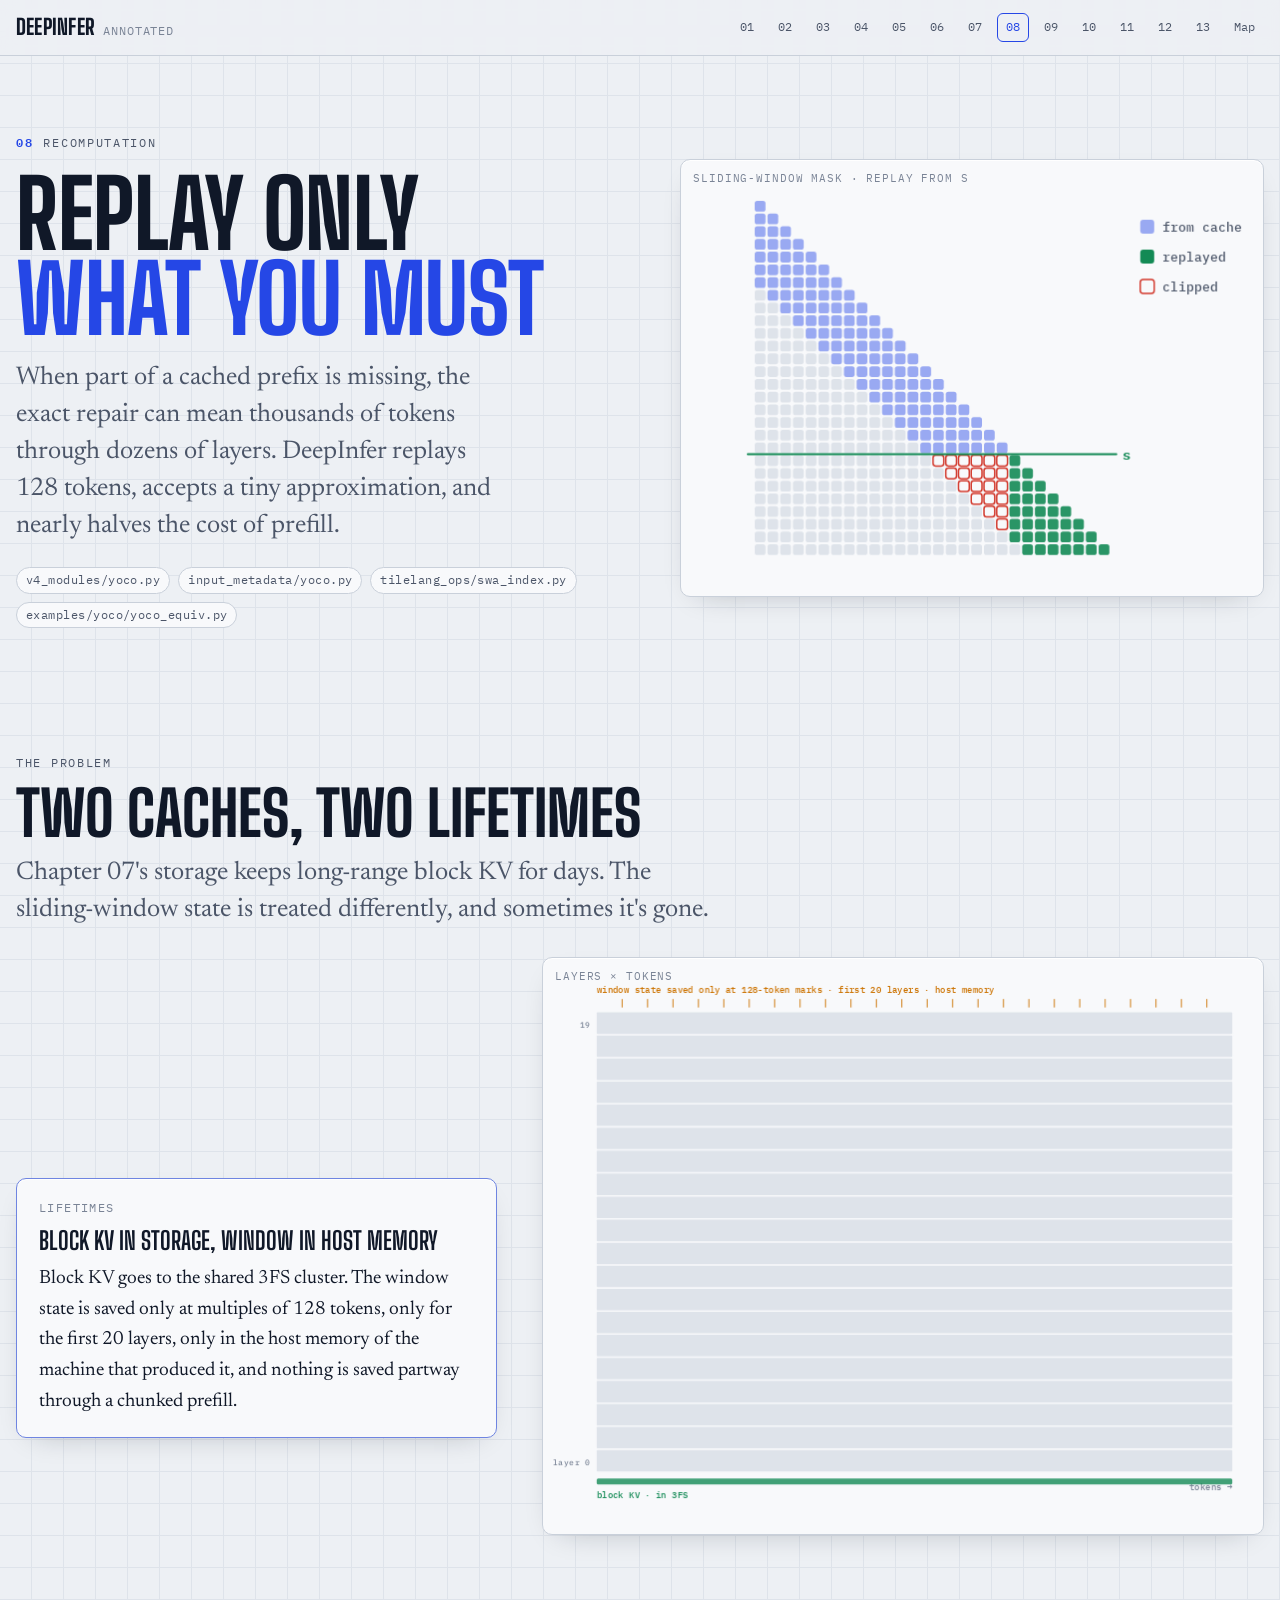
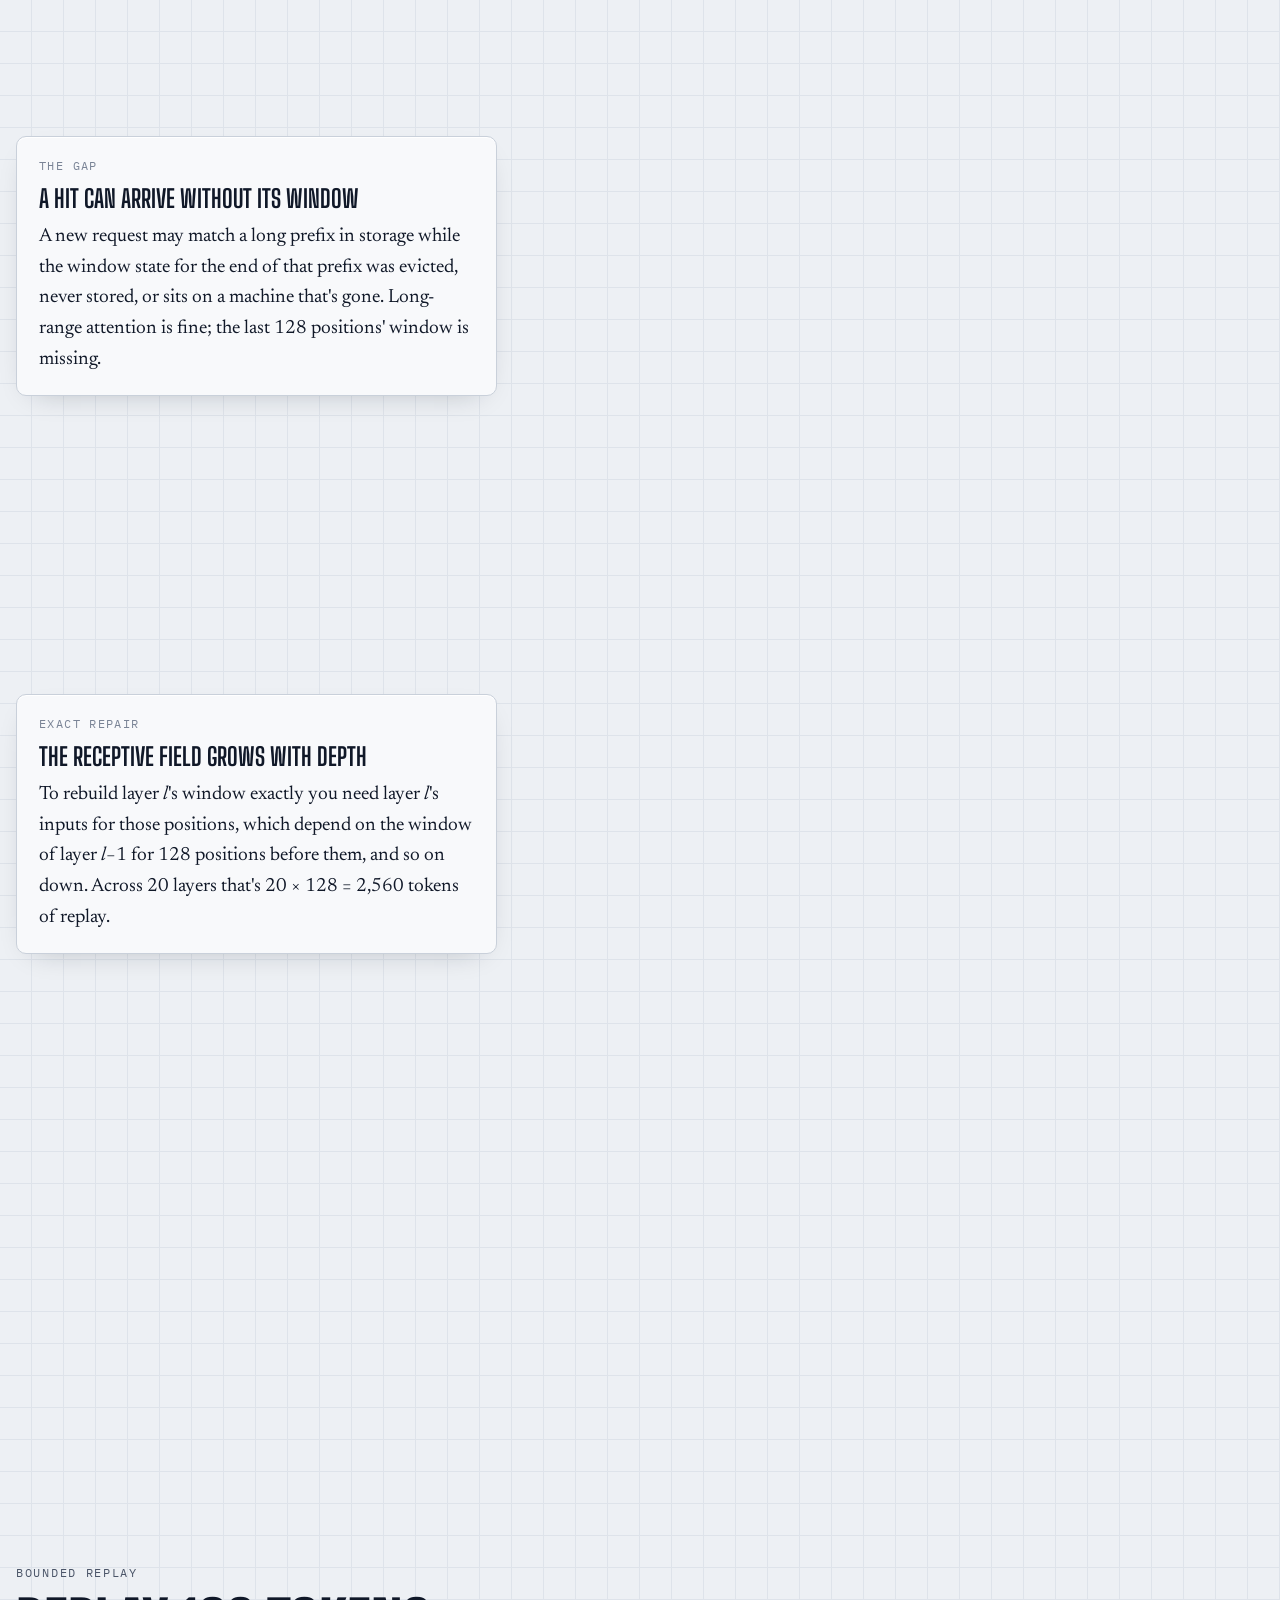
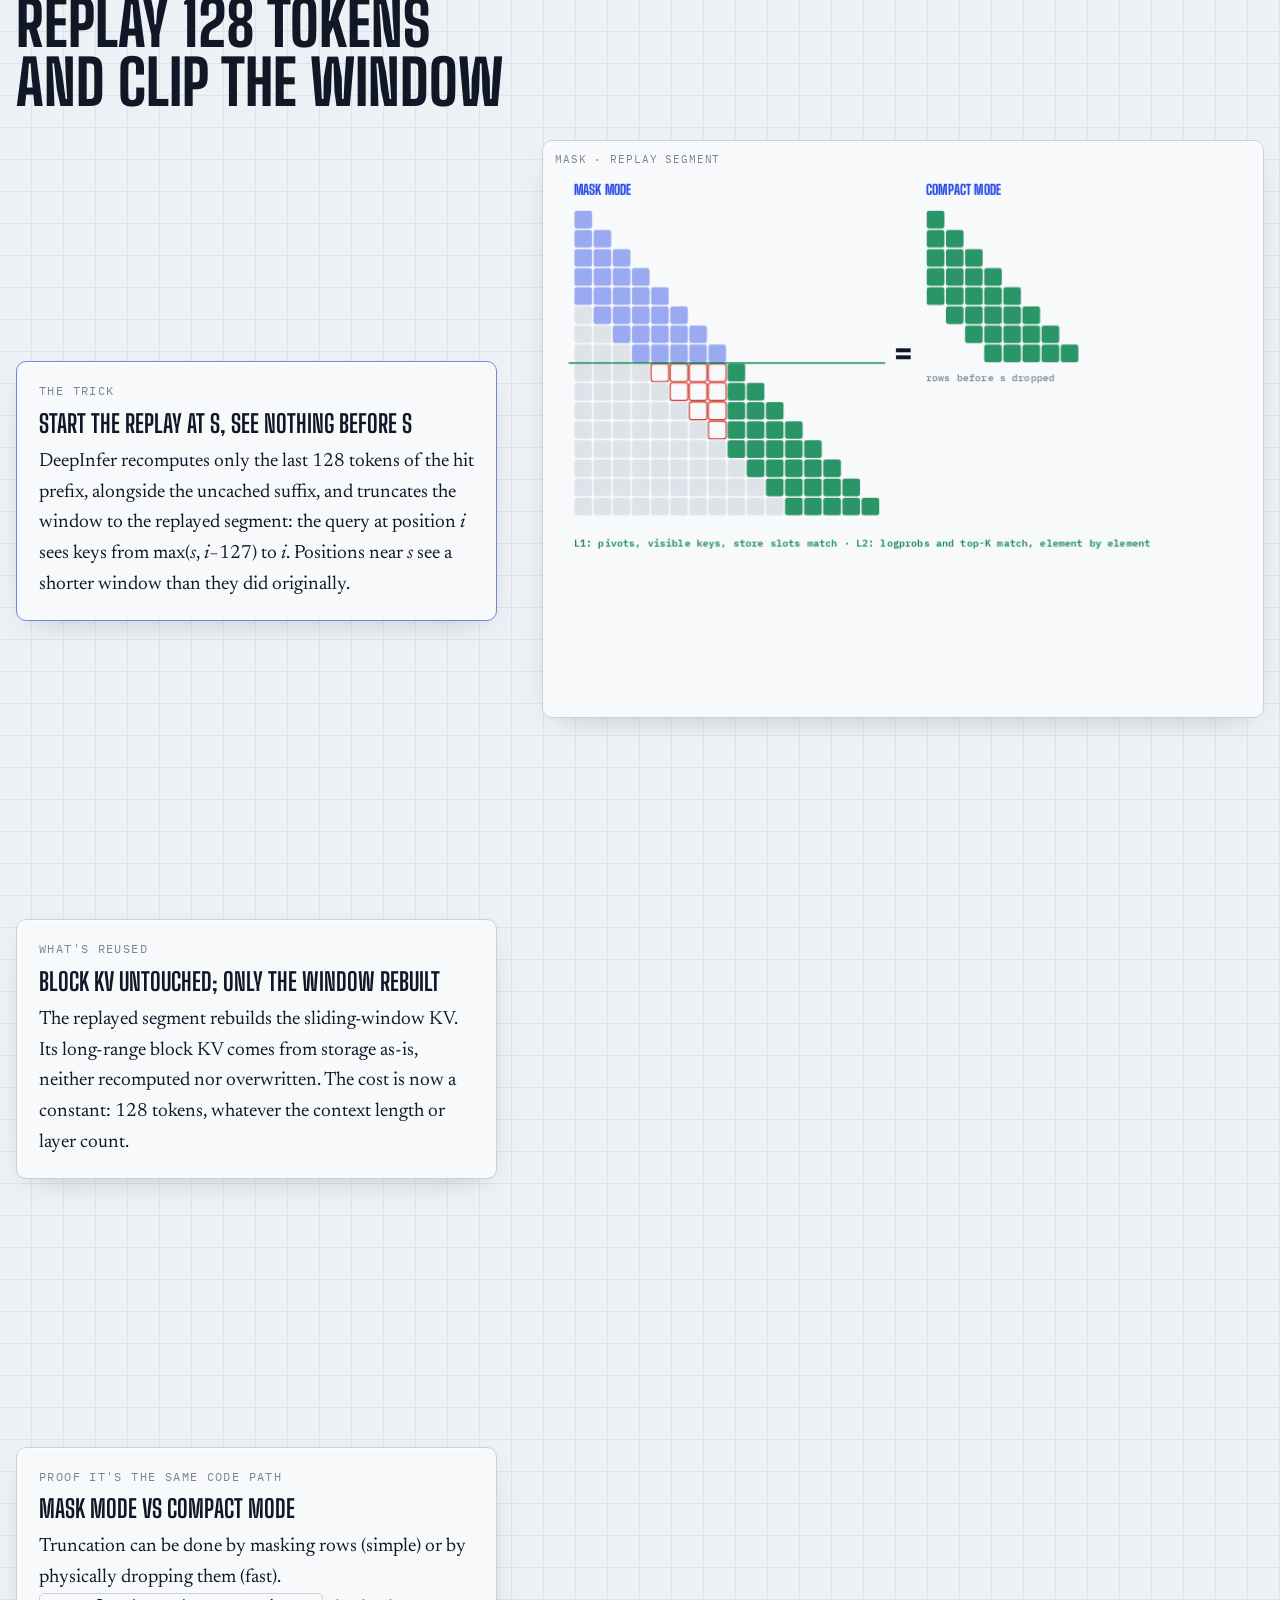
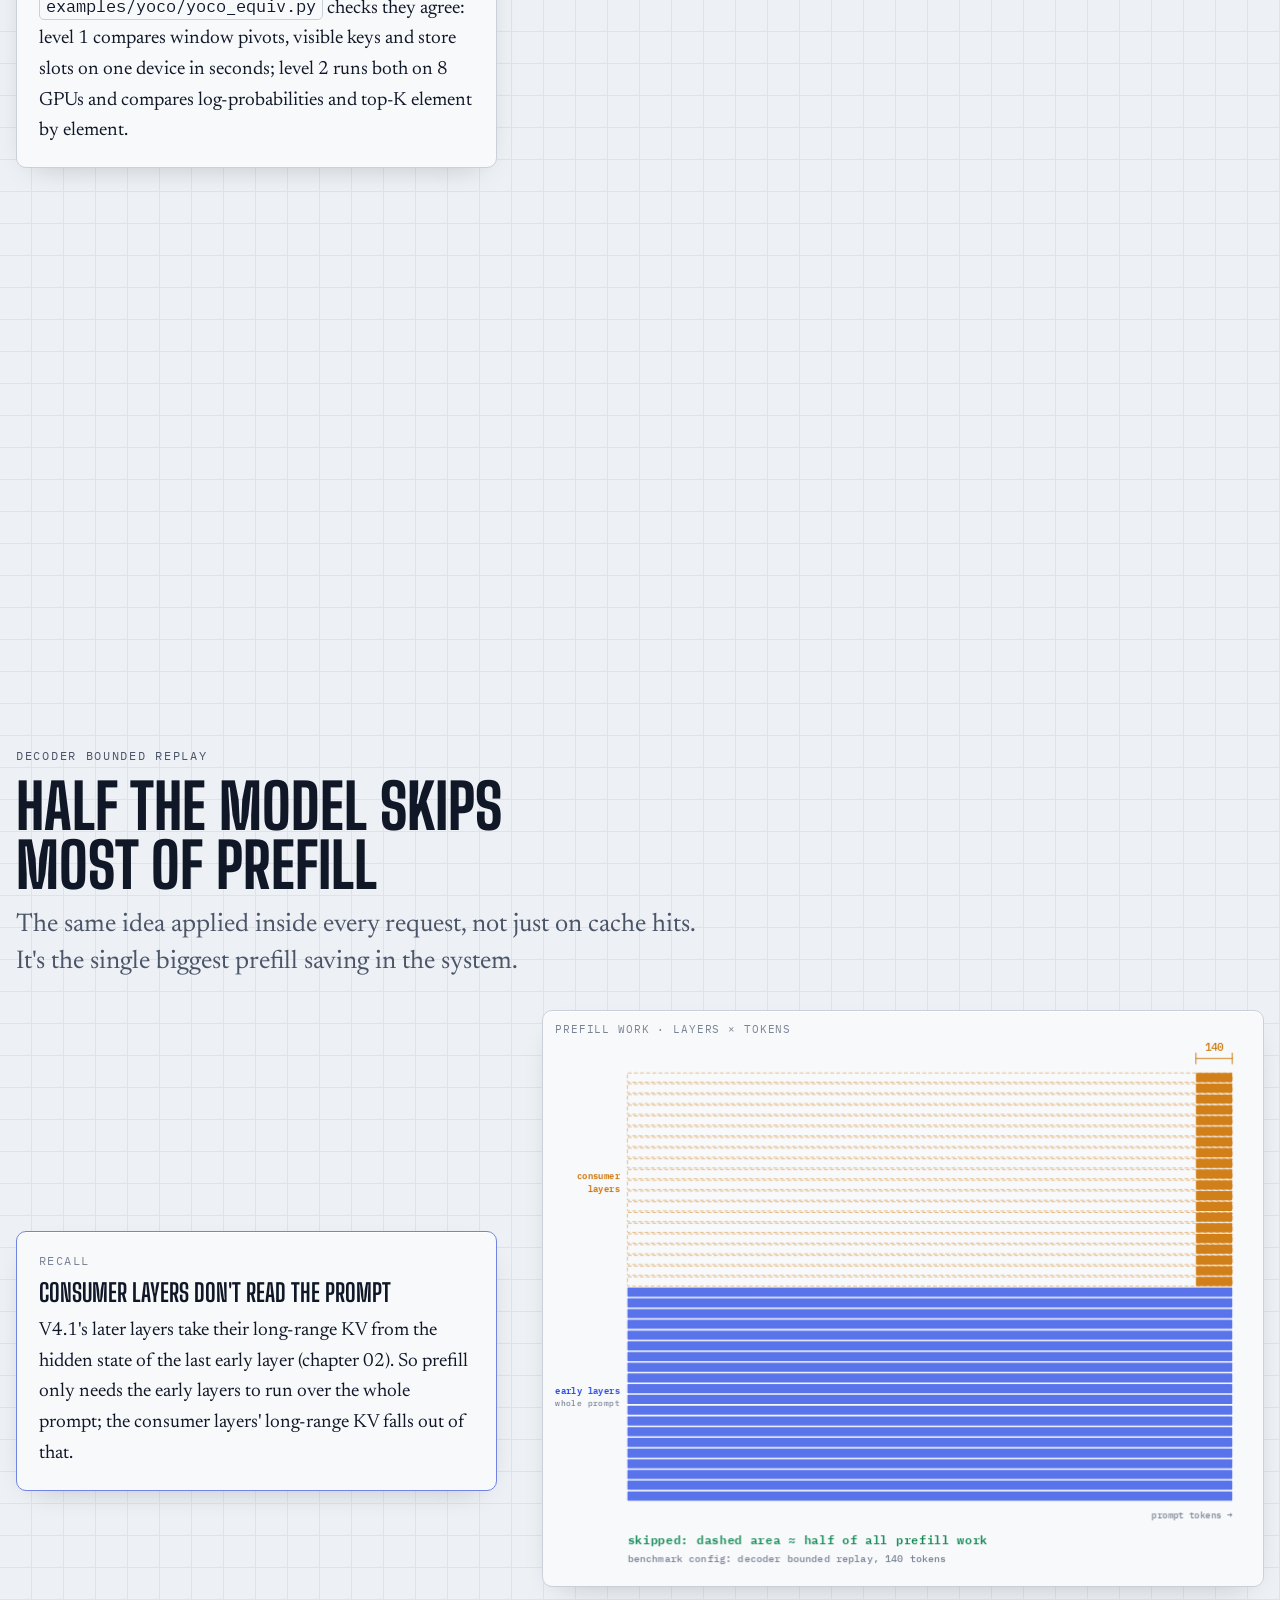
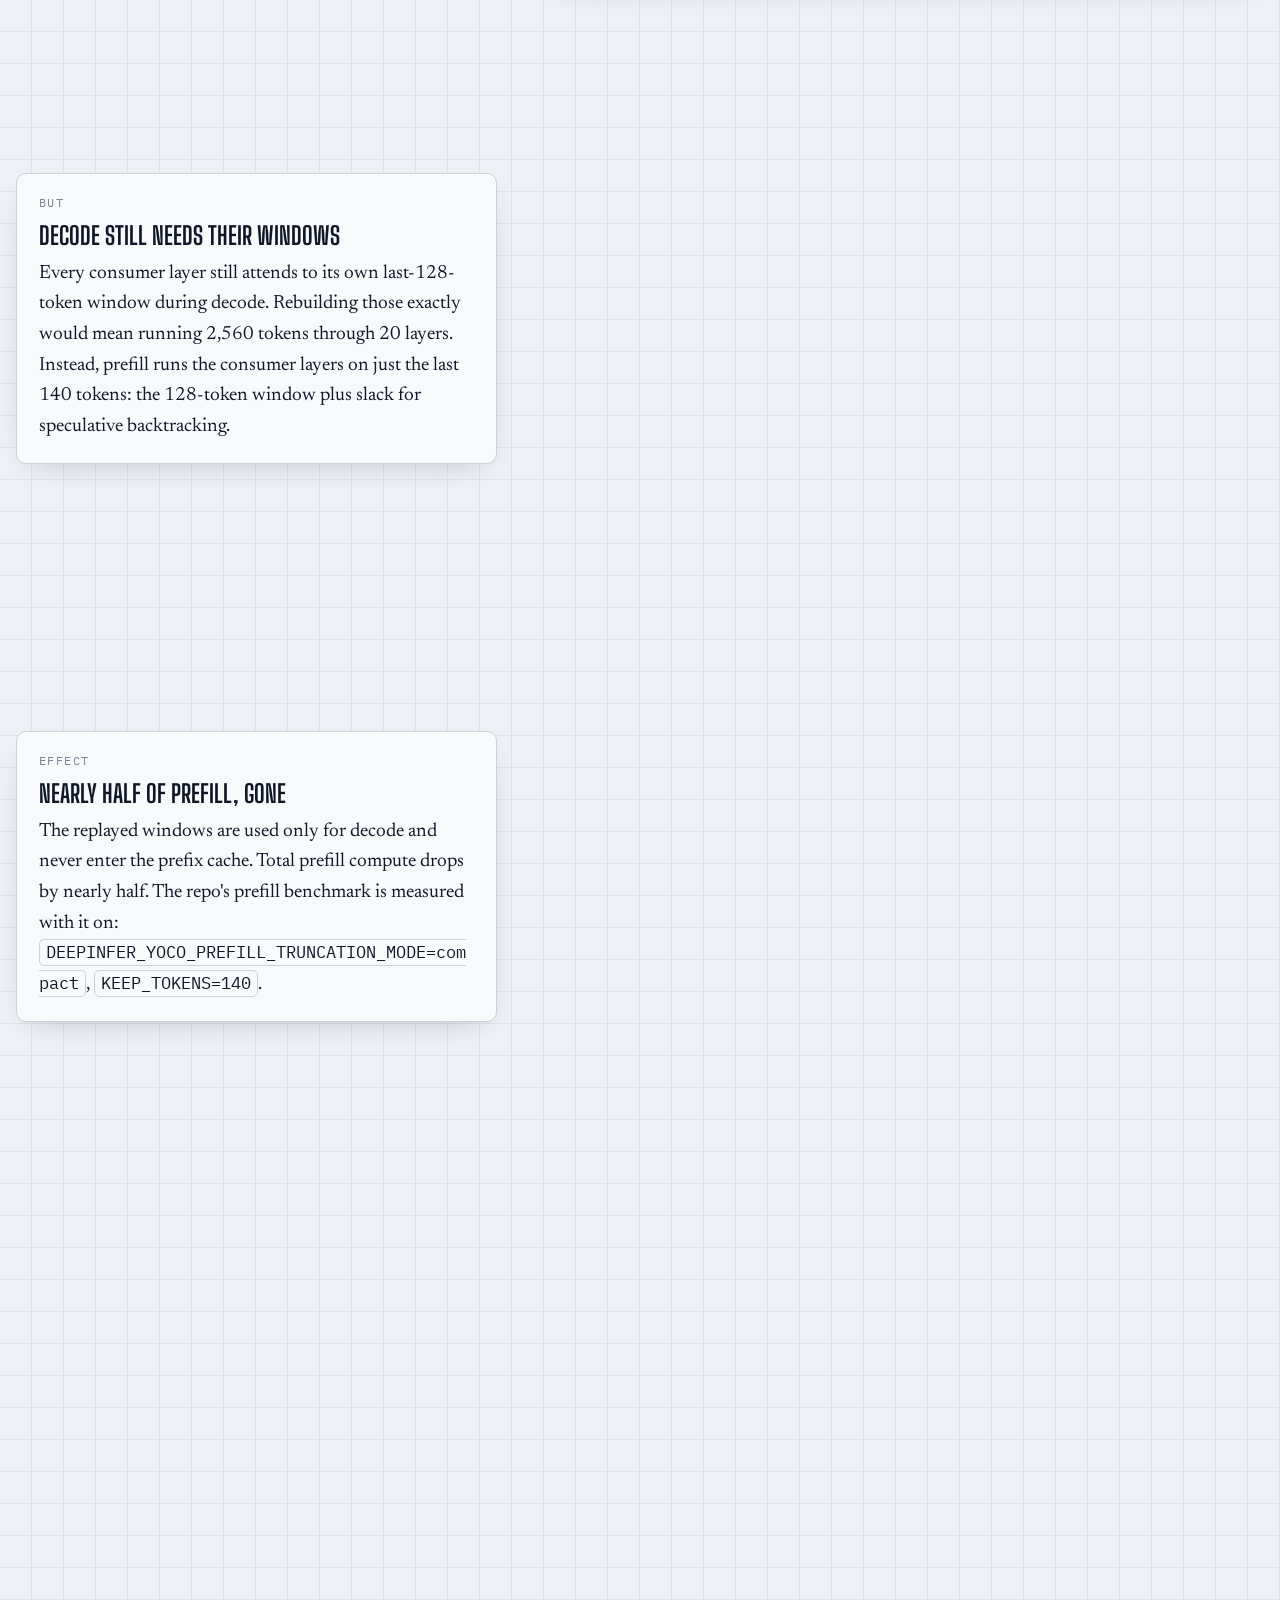
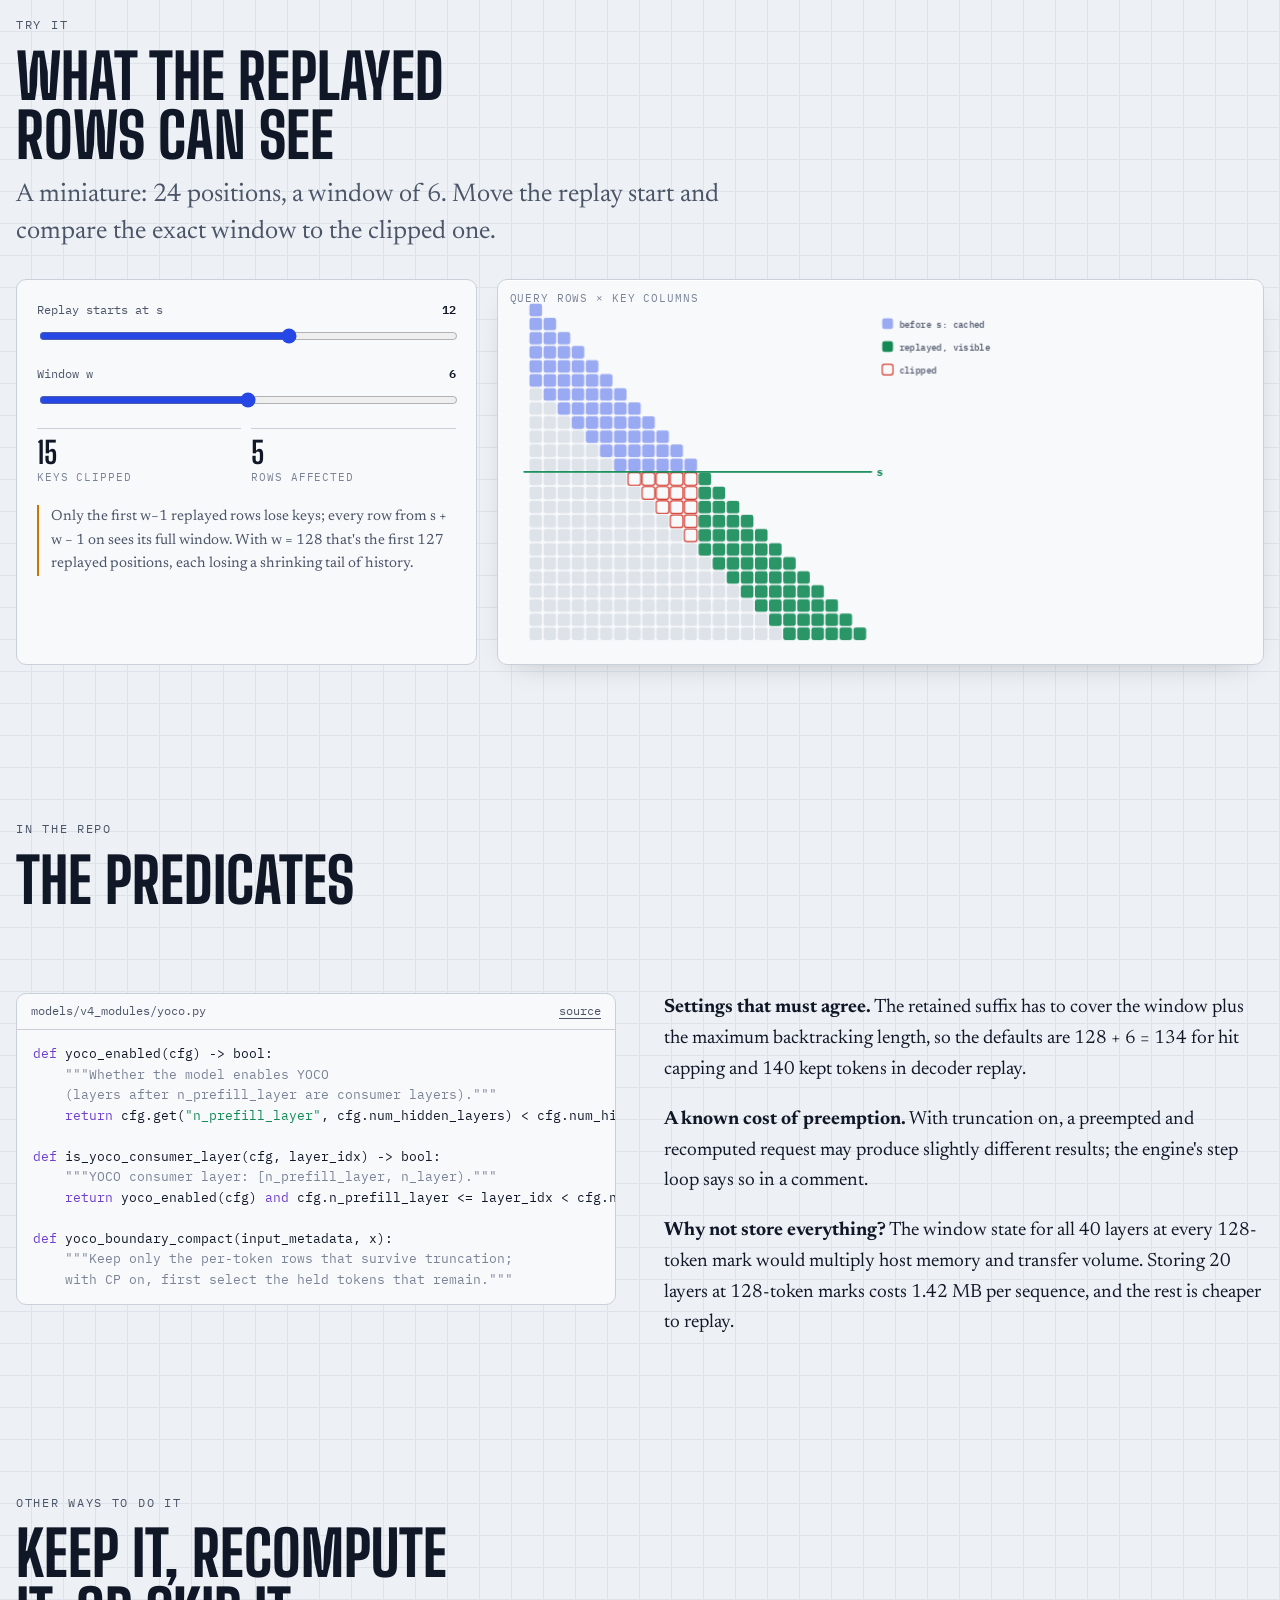
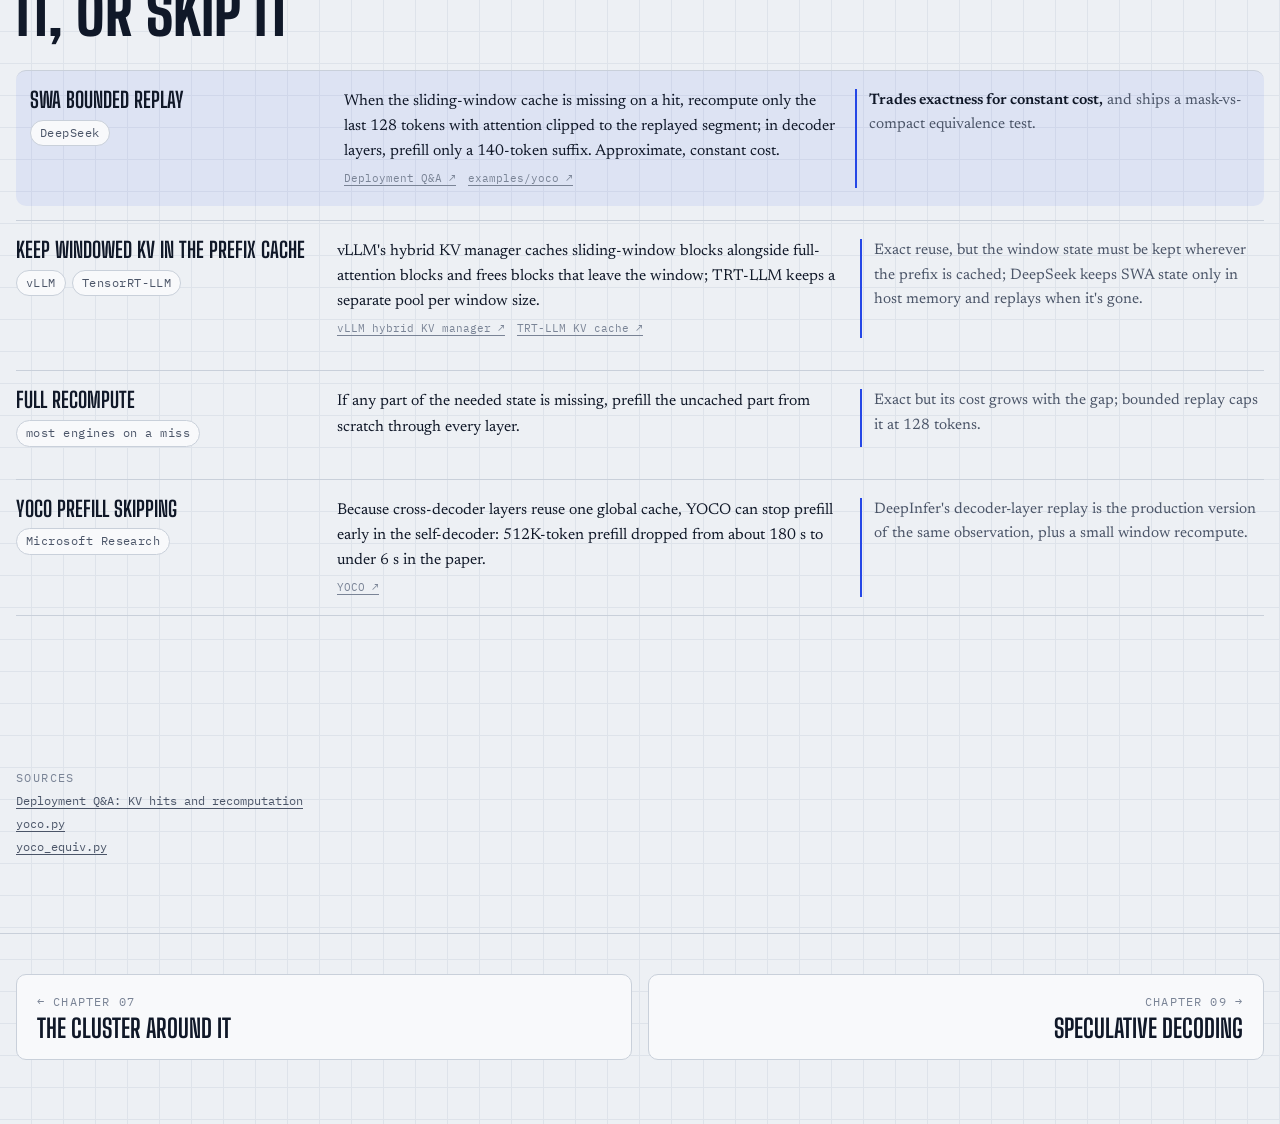
<file: replay.html>
<!doctype html>
<html lang="en">
<head>
<meta charset="utf-8">
<meta name="viewport" content="width=device-width, initial-scale=1, viewport-fit=cover">
<title>Bounded replay · DeepInfer Annotated</title>
<meta name="claude:viewport-fit-sides" content="cover">
<link rel="preconnect" href="https://fonts.googleapis.com">
<link rel="preconnect" href="https://fonts.gstatic.com" crossorigin>
<link rel="stylesheet" href="https://fonts.googleapis.com/css2?family=Big+Shoulders+Display:wght@600;700;800&family=IBM+Plex+Mono:wght@400;500;600&family=Newsreader:ital,opsz,wght@0,6..72,400;0,6..72,500;0,6..72,600;1,6..72,400&display=swap">
<link rel="stylesheet" href="atlas.css">
</head>
<body>
<header class="bar">
  <div class="wrap">
    <a class="brand" href="index.html"><b>DeepInfer</b><span>annotated</span></a>
    <nav aria-label="Chapters">
      <a class="num" href="loop.html" title="The generation loop">01</a>
      <a class="num" href="model.html" title="The model it serves">02</a>
      <a class="num" href="engine.html" title="Anatomy of the engine">03</a>
      <a class="num" href="memory.html" title="KV memory">04</a>
      <a class="num" href="scheduling.html" title="Scheduling a step">05</a>
      <a class="num" href="parallelism.html" title="One model, many GPUs">06</a>
      <a class="num" href="cluster.html" title="The cluster around it">07</a>
      <a class="num" href="replay.html" aria-current="page" title="Bounded replay">08</a>
      <a class="num" href="speculation.html" title="Speculative decoding">09</a>
      <a class="num" href="kernels.html" title="Numbers and kernels">10</a>
      <a class="num" href="sampling.html" title="Sampling, structure, determinism">11</a>
      <a class="num" href="frontdoor.html" title="The front door">12</a>
      <a class="num" href="measure.html" title="Measuring it">13</a>
      <a href="index.html">Map</a>
    </nav>
  </div>
  <div class="progress"></div>
</header>
<main>
  <section class="hero">
    <div class="wrap">
      <div>
        <span class="eyebrow"><span class="n">08</span> Recomputation</span>
        <h1>Replay only <em>what you must</em></h1>
        <p class="dek">When part of a cached prefix is missing, the exact repair can mean thousands of tokens through dozens of layers. DeepInfer replays 128 tokens, accepts a tiny approximation, and nearly halves the cost of prefill.</p>
        <div class="files">
          <span class="tag">v4_modules/yoco.py</span>
          <span class="tag">input_metadata/yoco.py</span>
          <span class="tag">tilelang_ops/swa_index.py</span>
          <span class="tag">examples/yoco/yoco_equiv.py</span>
        </div>
      </div>
      <div class="board stage-card" data-stage="band" data-label="A sliding-window attention mask drawn as a band along the diagonal; a replay segment begins partway down, and its rows are clipped so they only see keys inside the segment.">
        <span class="ruler">sliding-window mask · replay from s</span>
      </div>
    </div>
  </section>

  <section class="section" id="problem">
    <div class="wrap">
      <header>
        <span class="eyebrow">The problem</span>
        <h2>Two caches, two lifetimes</h2>
        <p class="lede">Chapter 07's storage keeps long-range block KV for days. The sliding-window state is treated differently, and sometimes it's gone.</p>
      </header>
      <div class="scrolly" data-scrolly>
        <div class="beats">
          <div class="beat"><div class="card"><span class="k">Lifetimes</span><h4>Block KV in storage, window in host memory</h4><p>Block KV goes to the shared 3FS cluster. The window state is saved only at multiples of 128 tokens, only for the first 20 layers, only in the host memory of the machine that produced it, and nothing is saved partway through a chunked prefill.</p></div></div>
          <div class="beat"><div class="card"><span class="k">The gap</span><h4>A hit can arrive without its window</h4><p>A new request may match a long prefix in storage while the window state for the end of that prefix was evicted, never stored, or sits on a machine that's gone. Long-range attention is fine; the last 128 positions' window is missing.</p></div></div>
          <div class="beat"><div class="card"><span class="k">Exact repair</span><h4>The receptive field grows with depth</h4><p>To rebuild layer <i>l</i>'s window exactly you need layer <i>l</i>'s inputs for those positions, which depend on the window of layer <i>l</i>−1 for 128 positions before them, and so on down. Across 20 layers that's 20 × 128 = 2,560 tokens of replay.</p></div></div>
        </div>
        <div class="stick"><div class="board" data-stage="cone" data-label="Layers stacked vertically over a token axis: block KV stored in storage; the window state saved at 128-token marks; then a receptive-field cone that widens by 128 tokens per layer going down, reaching 2,560 tokens at 20 layers."><span class="ruler">layers × tokens</span></div></div>
      </div>
    </div>
  </section>

  <section class="section" id="bounded">
    <div class="wrap">
      <header>
        <span class="eyebrow">Bounded replay</span>
        <h2>Replay 128 tokens and clip the window</h2>
      </header>
      <div class="scrolly" data-scrolly>
        <div class="beats">
          <div class="beat"><div class="card"><span class="k">The trick</span><h4>Start the replay at s, see nothing before s</h4><p>DeepInfer recomputes only the last 128 tokens of the hit prefix, alongside the uncached suffix, and truncates the window to the replayed segment: the query at position <i>i</i> sees keys from max(<i>s</i>, <i>i</i>−127) to <i>i</i>. Positions near <i>s</i> see a shorter window than they did originally.</p></div></div>
          <div class="beat"><div class="card"><span class="k">What's reused</span><h4>Block KV untouched; only the window rebuilt</h4><p>The replayed segment rebuilds the sliding-window KV. Its long-range block KV comes from storage as-is, neither recomputed nor overwritten. The cost is now a constant: 128 tokens, whatever the context length or layer count.</p></div></div>
          <div class="beat"><div class="card"><span class="k">Proof it's the same code path</span><h4>Mask mode vs compact mode</h4><p>Truncation can be done by masking rows (simple) or by physically dropping them (fast). <code>examples/yoco/yoco_equiv.py</code> checks they agree: level 1 compares window pivots, visible keys and store slots on one device in seconds; level 2 runs both on 8 GPUs and compares log-probabilities and top-K element by element.</p></div></div>
        </div>
        <div class="stick"><div class="board" data-stage="clip" data-label="Attention mask matrix: the full sliding window band, the replay start s, clipped cells before s outlined in red, and a cost chart where exact repair grows with layers while bounded replay stays flat."><span class="ruler">mask · replay segment</span></div></div>
      </div>
    </div>
  </section>

  <section class="section" id="decoder">
    <div class="wrap">
      <header>
        <span class="eyebrow">Decoder bounded replay</span>
        <h2>Half the model skips most of prefill</h2>
        <p class="lede">The same idea applied inside every request, not just on cache hits. It's the single biggest prefill saving in the system.</p>
      </header>
      <div class="scrolly" data-scrolly>
        <div class="beats">
          <div class="beat"><div class="card"><span class="k">Recall</span><h4>Consumer layers don't read the prompt</h4><p>V4.1's later layers take their long-range KV from the hidden state of the last early layer (chapter 02). So prefill only needs the early layers to run over the whole prompt; the consumer layers' long-range KV falls out of that.</p></div></div>
          <div class="beat"><div class="card"><span class="k">But</span><h4>Decode still needs their windows</h4><p>Every consumer layer still attends to its own last-128-token window during decode. Rebuilding those exactly would mean running 2,560 tokens through 20 layers. Instead, prefill runs the consumer layers on just the last 140 tokens: the 128-token window plus slack for speculative backtracking.</p></div></div>
          <div class="beat"><div class="card"><span class="k">Effect</span><h4>Nearly half of prefill, gone</h4><p>The replayed windows are used only for decode and never enter the prefix cache. Total prefill compute drops by nearly half. The repo's prefill benchmark is measured with it on: <code>DEEPINFER_YOCO_PREFILL_TRUNCATION_MODE=compact</code>, <code>KEEP_TOKENS=140</code>.</p></div></div>
        </div>
        <div class="stick"><div class="board" data-stage="yoco" data-label="Prefill work drawn as layer rows over prompt tokens: early layers span the full prompt; consumer layers span only the last 140 tokens, with their full-width ghost outlines showing the work skipped."><span class="ruler">prefill work · layers × tokens</span></div></div>
      </div>
    </div>
  </section>

  <section class="section" id="lab">
    <div class="wrap">
      <header>
        <span class="eyebrow">Try it</span>
        <h2>What the replayed rows can see</h2>
        <p class="lede">A miniature: 24 positions, a window of 6. Move the replay start and compare the exact window to the clipped one.</p>
      </header>
      <div class="lab">
        <div class="controls" id="mask-ctl">
          <div class="ctl"><label for="ms">Replay starts at s <output for="ms">12</output></label><input type="range" id="ms" min="0" max="20" step="1" value="12"></div>
          <div class="ctl"><label for="mw">Window w <output for="mw">6</output></label><input type="range" id="mw" min="2" max="10" step="1" value="6"></div>
          <div class="readout">
            <div><b id="m-lost">–</b><span>keys clipped</span></div>
            <div><b id="m-rows">–</b><span>rows affected</span></div>
          </div>
          <p class="note">Only the first w−1 replayed rows lose keys; every row from s + w − 1 on sees its full window. With w = 128 that's the first 127 replayed positions, each losing a shrinking tail of history.</p>
        </div>
        <div class="board" data-stage="mask" data-label="Attention mask grid: green cells visible after clipping, red-outlined cells clipped, blue cells outside the replay that are reused from cache."><span class="ruler">query rows × key columns</span></div>
      </div>
    </div>
  </section>

  <section class="section" id="code">
    <div class="wrap stack">
      <header>
        <span class="eyebrow">In the repo</span>
        <h2>The predicates</h2>
      </header>
      <div class="split">
        <div class="code">
          <div class="hd"><span>models/v4_modules/yoco.py</span><a href="https://github.com/deepseek-ai/DeepInfer/blob/main/deepinfer/model_executor/models/v4_modules/yoco.py" target="_blank" rel="noopener">source</a></div>
<pre><span class="k">def</span> yoco_enabled(cfg) -&gt; bool:
    <span class="c">"""Whether the model enables YOCO</span>
<span class="c">    (layers after n_prefill_layer are consumer layers)."""</span>
    <span class="k">return</span> cfg.get(<span class="s">"n_prefill_layer"</span>, cfg.num_hidden_layers) &lt; cfg.num_hidden_layers

<span class="k">def</span> is_yoco_consumer_layer(cfg, layer_idx) -&gt; bool:
    <span class="c">"""YOCO consumer layer: [n_prefill_layer, n_layer)."""</span>
    <span class="k">return</span> yoco_enabled(cfg) <span class="k">and</span> cfg.n_prefill_layer &lt;= layer_idx &lt; cfg.num_hidden_layers

<span class="k">def</span> yoco_boundary_compact(input_metadata, x):
    <span class="c">"""Keep only the per-token rows that survive truncation;</span>
<span class="c">    with CP on, first select the held tokens that remain."""</span></pre>
        </div>
        <div class="prose">
          <p><b>Settings that must agree.</b> The retained suffix has to cover the window plus the maximum backtracking length, so the defaults are 128 + 6 = 134 for hit capping and 140 kept tokens in decoder replay.</p>
          <p><b>A known cost of preemption.</b> With truncation on, a preempted and recomputed request may produce slightly different results; the engine's step loop says so in a comment.</p>
          <p><b>Why not store everything?</b> The window state for all 40 layers at every 128-token mark would multiply host memory and transfer volume. Storing 20 layers at 128-token marks costs 1.42 MB per sequence, and the rest is cheaper to replay.</p>
        </div>
      </div>
    </div>
  </section>

  <section class="section" id="others">
    <div class="wrap">
      <header>
        <span class="eyebrow">Other ways to do it</span>
        <h2>Keep it, recompute it, or skip it</h2>
      </header>
      <div class="compare" id="alts-replay"></div>
    </div>
  </section>

  <section class="section">
    <div class="wrap"><div class="sources" id="sources-replay"></div></div>
  </section>

</main>
<nav class="next" aria-label="Chapter navigation">
  <div class="wrap">
    <a href="cluster.html"><span>← Chapter 07</span><b>The cluster around it</b></a>
    <a class="fwd" href="speculation.html"><span>Chapter 09 →</span><b>Speculative decoding</b></a>
  </div>
</nav>
<script src="atlas.js"></script>
<script src="alts.js"></script>
<script>
(function () {
  const { ramp, ease, clamp, lerp } = Atlas;

  function drawMask(g, x0, y0, size, n, w, s, a = 1, opts = {}) {
    const cs = size / n;
    let lost = 0, rows = 0;
    for (let i = 0; i < n; i++) {
      let rowLost = 0;
      for (let j = 0; j <= i; j++) {
        const inWin = j >= i - w + 1;
        let fill = "grid", stroke = null, fa = 1;
        if (i < s) { if (inWin) { fill = "compute"; fa = 0.45; } }
        else if (inWin) {
          if (j >= s) { fill = "ok"; fa = 0.9; } else { fill = "sheet"; stroke = "bad"; rowLost++; }
        }
        if (opts.exact && i >= s && inWin) { fill = "ok"; stroke = null; fa = 0.9; }
        g.rect(x0 + j * cs + 1, y0 + i * cs + 1, cs - 2, cs - 2, { fill, stroke, lw: 1.5, r: Math.min(3, cs / 5), a: a * fa });
      }
      if (rowLost) { lost += rowLost; rows++; }
    }
    if (s > 0 && s < n) {
      g.line(x0 - 6, y0 + s * cs, x0 + size + 6, y0 + s * cs, { color: "ok", lw: 2, a });
      if (opts.label !== false) g.text("s", x0 + size + 12, y0 + s * cs + 5, { size: 14, color: "ok", weight: 700, a });
    }
    return { lost, rows };
  }

  /* ---------------- hero ---------------- */
  Atlas.scene("band", (g, s) => {
    const { W, H } = g;
    const n = 28, w = 7, size = Math.min(W - 160, H - 80);
    const sv = 6 + Math.floor(((Math.sin(s.t * 0.6) + 1) / 2) * 16);
    drawMask(g, (W - size) / 2 - 40, 40, size, n, w, sv);
    const lx = (W + size) / 2 - 10;
    g.rect(lx, 60, 14, 14, { fill: "compute", r: 3, a: 0.45 }); g.text("from cache", lx + 22, 72, { size: 13, color: "ink-2" });
    g.rect(lx, 90, 14, 14, { fill: "ok", r: 3 }); g.text("replayed", lx + 22, 102, { size: 13, color: "ink-2" });
    g.rect(lx, 120, 14, 14, { stroke: "bad", lw: 1.5, r: 3 }); g.text("clipped", lx + 22, 132, { size: 13, color: "ink-2" });
  }, { anim: true, restT: 2.2, zoom: 1.0, minW: 520 });

  /* ---------------- the problem: cone ---------------- */
  Atlas.scene("cone", (g, s) => {
    const { W, H } = g;
    const x0 = 70, x1 = W - 40, top = 70, bot = H - 80, L = 20;
    const T = 3200, sx = (t) => x0 + (x1 - x0) * t / T, ly = (l) => bot - (bot - top) * (l + 1) / L;
    const rh = (bot - top) / L;
    for (let l = 0; l < L; l++) g.rect(x0, ly(l) + 1, x1 - x0, rh - 2, { fill: "grid", r: 1 });
    g.text("layer 0", x0 - 8, ly(0) + rh * 0.7, { size: 11, color: "ink-3", align: "right" });
    g.text("19", x0 - 8, ly(19) + rh * 0.7, { size: 11, color: "ink-3", align: "right" });
    g.text("tokens →", x1, bot + 24, { size: 12, color: "ink-3", align: "right" });
    // b0: block KV + window marks
    const a0 = 1 - s.at(2) * 0.6;
    g.rect(x0, bot + 8, x1 - x0, 8, { fill: "ok", r: 2, a: a0 * 0.8 });
    g.text("block KV · in 3FS", x0, bot + 34, { size: 12, color: "ok", a: a0 });
    for (let t = 128; t < T; t += 128) g.line(sx(t), top - 6, sx(t), top - 16, { color: "memory", lw: 1.2, a: a0 });
    g.text("window state saved only at 128-token marks · first 20 layers · host memory", x0, top - 24, { size: 12, color: "memory", a: a0 });
    // b1: missing window at the end
    const a1 = s.at(1);
    if (a1 > 0.01) {
      for (let l = 0; l < L; l++) g.rect(sx(T - 128), ly(l) + 1, sx(T) - sx(T - 128), rh - 2, { stroke: "bad", lw: 1.2, dash: [3, 3], r: 1, a: a1 });
      g.text("?", sx(T - 64), ly(10) + 6, { size: 22, color: "bad", align: "center", weight: 700, a: a1 * (1 - s.at(2)) });
    }
    // b2: cone
    const a2 = s.at(2);
    if (a2 > 0.01) {
      const grow = clamp((s.t % 5) / 3.5);
      for (let l = L - 1; l >= 0; l--) {
        const depth = L - l; // 1..20
        const prog = clamp(grow * L - (L - 1 - l));
        if (prog <= 0) continue;
        const need = 128 * depth;
        g.rect(sx(T - need), ly(l) + 1, sx(T) - sx(T - need), rh - 2, { fill: "bad", r: 1, a: a2 * 0.18 + 0.5 * a2 * (l === L - 1 ? 1 : 0.6) * prog });
      }
      g.dim(sx(T - 2560), sx(T), bot + 54, "2,560 tokens to rebuild exactly", { color: "bad", a: a2 });
    }
  }, { anim: true, restT: 4 });

  /* ---------------- bounded replay ---------------- */
  Atlas.scene("clip", (g, s) => {
    const { W, H, narrow } = g;
    const a0 = s.swapOut(2);
    if (a0 > 0.01) {
      const size = narrow ? W - 100 : Math.min(H - 140, W * 0.46);
      drawMask(g, 40, 70, size, 20, 6, 10, a0);
      g.text("query i sees keys max(s, i−127) … i", 40, 70 + size + 34, { size: 14, color: "ink", a: a0, weight: 600 });
      // cost chart (beat 1)
      const ca = s.at(1) * a0;
      if (ca > 0.01) {
        const gx0 = narrow ? 70 : 40 + size + 90, gx1 = W - 40, gy0 = narrow ? 70 + size + 70 : 90, gy1 = narrow ? H - 60 : 70 + size;
        g.chart({ x0: gx0, y0: gy0, x1: gx1, y1: gy1, xmax: 60, ymax: 8000, xticks: [0, 20, 40, 60], yticks: [0, 4000, 8000], fy: (v) => (v / 1000) + "K", xlabel: "layers covered", ylabel: "tokens replayed", ylabelOff: 50,
          series: [{ pts: [[0, 0], [10, 1280], [20, 2560], [40, 5120], [60, 7680]], color: "bad", dots: false }, { pts: [[0, 128], [60, 128]], color: "ok", dots: false }], a: ca, tsize: 12 });
        g.text("exact", gx1 - 6, gy0 + 20, { size: 13, color: "bad", align: "right", weight: 600, a: ca });
        g.text("bounded: 128", gx1 - 6, gy1 - 18, { size: 13, color: "ok", align: "right", weight: 600, a: ca });
      }
    }
    const a2 = s.swapIn(2);
    if (a2 > 0.01) {
      const size = Math.min((W - 140) / 2, H - 180);
      g.text("MASK MODE", 40, 70, { size: 18, font: "display", weight: 800, color: "compute", a: a2 });
      drawMask(g, 40, 90, size, 16, 5, 8, a2, { label: false });
      const cx = 100 + size;
      g.text("COMPACT MODE", cx, 70, { size: 18, font: "display", weight: 800, color: "compute", a: a2 });
      const cs = size / 16;
      for (let i = 8; i < 16; i++) for (let j = 8; j <= i; j++) if (j >= i - 4) g.rect(cx + (j - 8) * cs + 1, 90 + (i - 8) * cs + 1, cs - 2, cs - 2, { fill: "ok", r: 3, a: a2 * 0.9 });
      g.text("rows before s dropped", cx, 90 + 8 * cs + 24, { size: 13, color: "ink-3", a: a2 });
      g.text("=", 70 + size, 90 + size / 2, { size: 40, color: "ink", align: "center", weight: 700, a: a2 });
      g.text("L1: pivots, visible keys, store slots match · L2: logprobs and top-K match, element by element", 40, 90 + size + 40, { size: 13, color: "ok", weight: 600, a: a2 });
    }
  }, { anim: false });

  /* ---------------- decoder replay ---------------- */
  Atlas.scene("yoco", (g, s) => {
    const { W, H } = g;
    const x0 = 110, x1 = W - 40, top = 80, bot = H - 110, L = 40;
    const rh = (bot - top) / L;
    const keep = 0.06; // 140 of a long prompt, drawn wider for visibility
    const a1 = s.at(1), a2 = s.at(2);
    for (let l = 0; l < L; l++) {
      const y = bot - (l + 1) * rh;
      if (l < 20) g.rect(x0, y + 1, x1 - x0, rh - 2, { fill: "compute", r: 1, a: 0.75 * ramp(s.b, -0.5 + l * 0.02, 0.3) });
      else {
        g.rect(x0, y + 1, x1 - x0, rh - 2, { stroke: "memory", lw: 1, dash: [4, 4], r: 1, a: 0.6 });
        g.rect(x1 - (x1 - x0) * keep, y + 1, (x1 - x0) * keep, rh - 2, { fill: "memory", r: 1, a: 0.9 * a1 });
      }
    }
    g.text("early layers", x0 - 10, bot - 10 * rh, { size: 12, color: "compute", align: "right", weight: 600 });
    g.text("whole prompt", x0 - 10, bot - 10 * rh + 16, { size: 11, color: "ink-3", align: "right" });
    g.text("consumer", x0 - 10, bot - 30 * rh, { size: 12, color: "memory", align: "right", weight: 600 });
    g.text("layers", x0 - 10, bot - 30 * rh + 16, { size: 12, color: "memory", align: "right", weight: 600 });
    g.text("prompt tokens →", x1, bot + 22, { size: 12, color: "ink-3", align: "right" });
    if (a1 > 0.01) g.dim(x1 - (x1 - x0) * keep, x1, top - 18, "140", { color: "memory", a: a1 });
    if (a2 > 0.01) {
      g.text("skipped: dashed area ≈ half of all prefill work", x0, bot + 56, { size: 16, color: "ok", weight: 600, a: a2 });
      g.text("benchmark config: decoder bounded replay, 140 tokens", x0, bot + 80, { size: 13, color: "ink-3", a: a2 });
    }
  }, { anim: false });

  /* ---------------- mask lab ---------------- */
  Atlas.scene("mask", (g, s) => {
    const st = s.state; if (st.ms === undefined) return;
    const { W, H } = g;
    const n = 24, size = Math.min(W - 160, H - 60);
    const r = drawMask(g, 40, 30, size, n, st.mw, st.ms);
    document.getElementById("m-lost").textContent = String(r.lost);
    document.getElementById("m-rows").textContent = String(r.rows);
    const lx = 60 + size;
    g.rect(lx, 50, 14, 14, { fill: "compute", r: 3, a: 0.45 }); g.text("before s: cached", lx + 22, 62, { size: 12, color: "ink-2" });
    g.rect(lx, 80, 14, 14, { fill: "ok", r: 3 }); g.text("replayed, visible", lx + 22, 92, { size: 12, color: "ink-2" });
    g.rect(lx, 110, 14, 14, { stroke: "bad", lw: 1.5, r: 3 }); g.text("clipped", lx + 22, 122, { size: 12, color: "ink-2" });
  }, { controls: "mask-ctl", format: (id, v) => String(v) });
})();

</script>
<script>AtlasAlts.render("alts-replay", "sources-replay", "replay");</script>
</body>
</html>
</file>
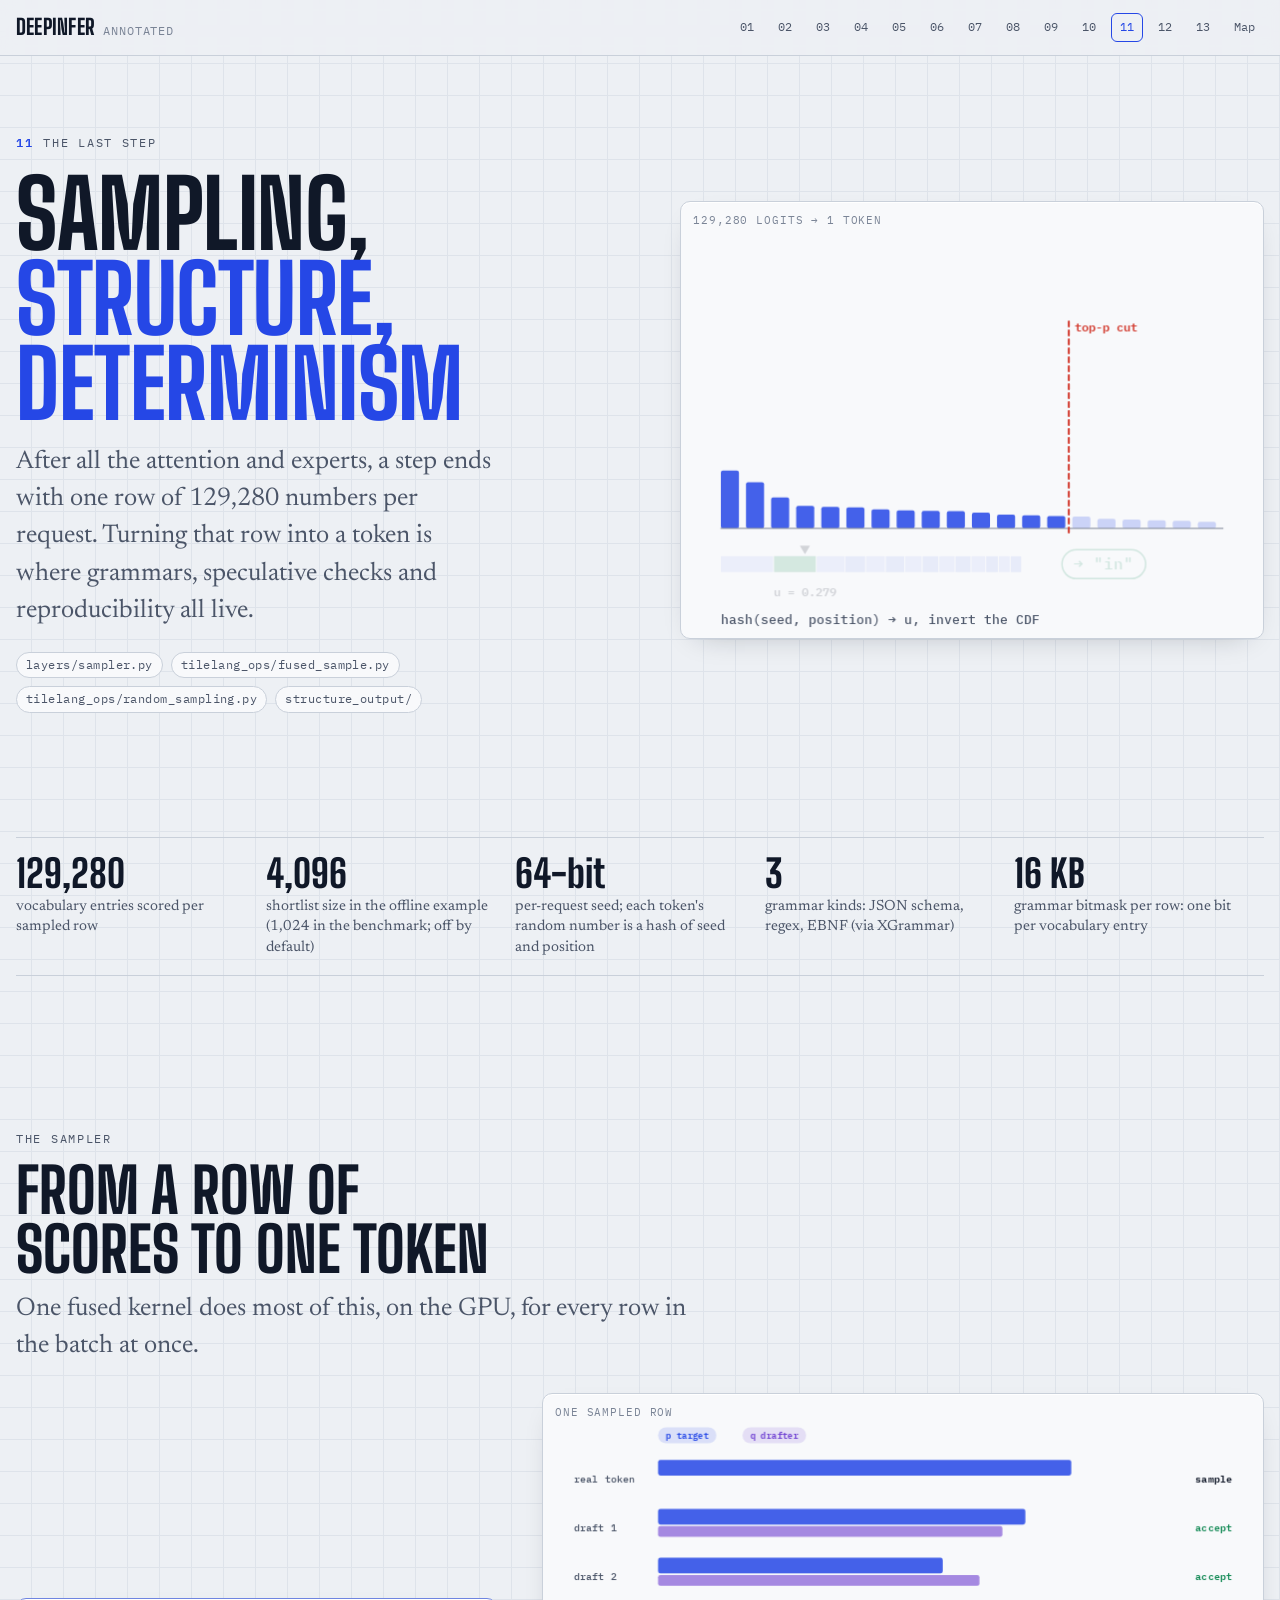
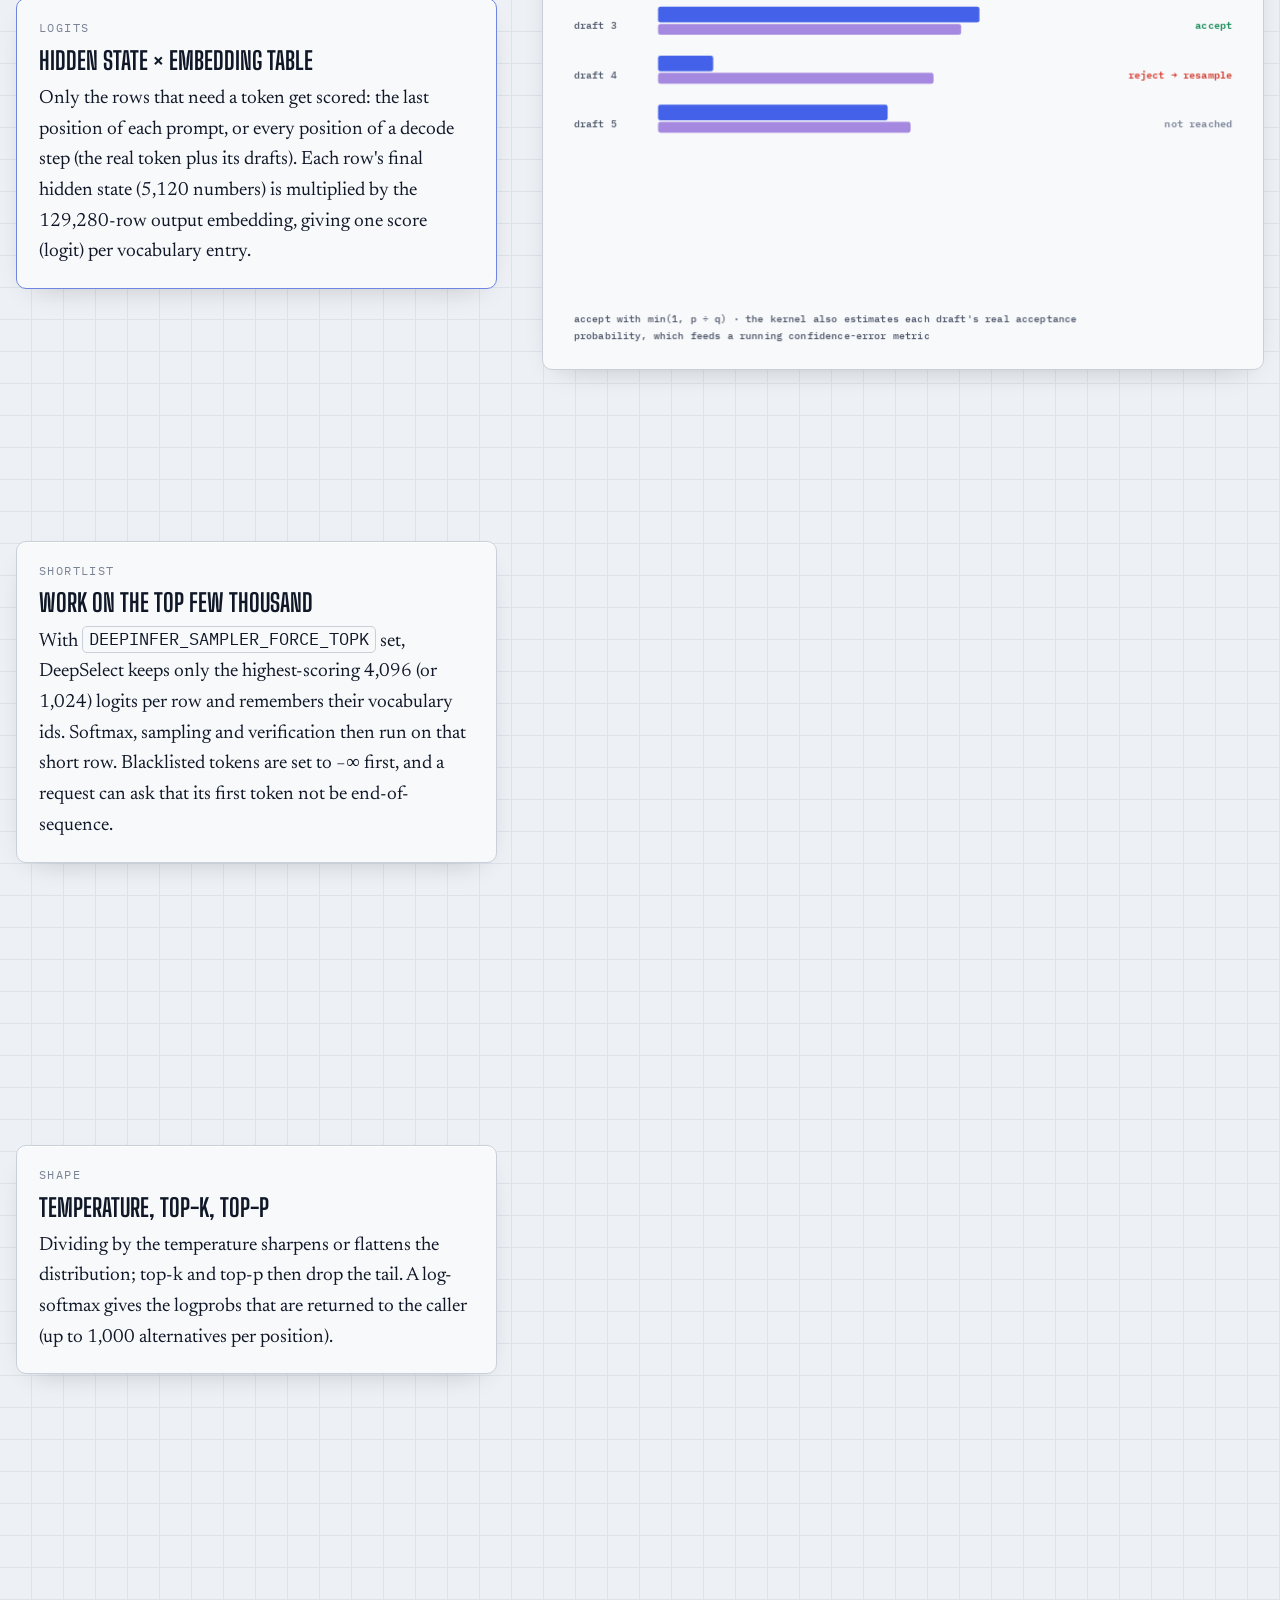
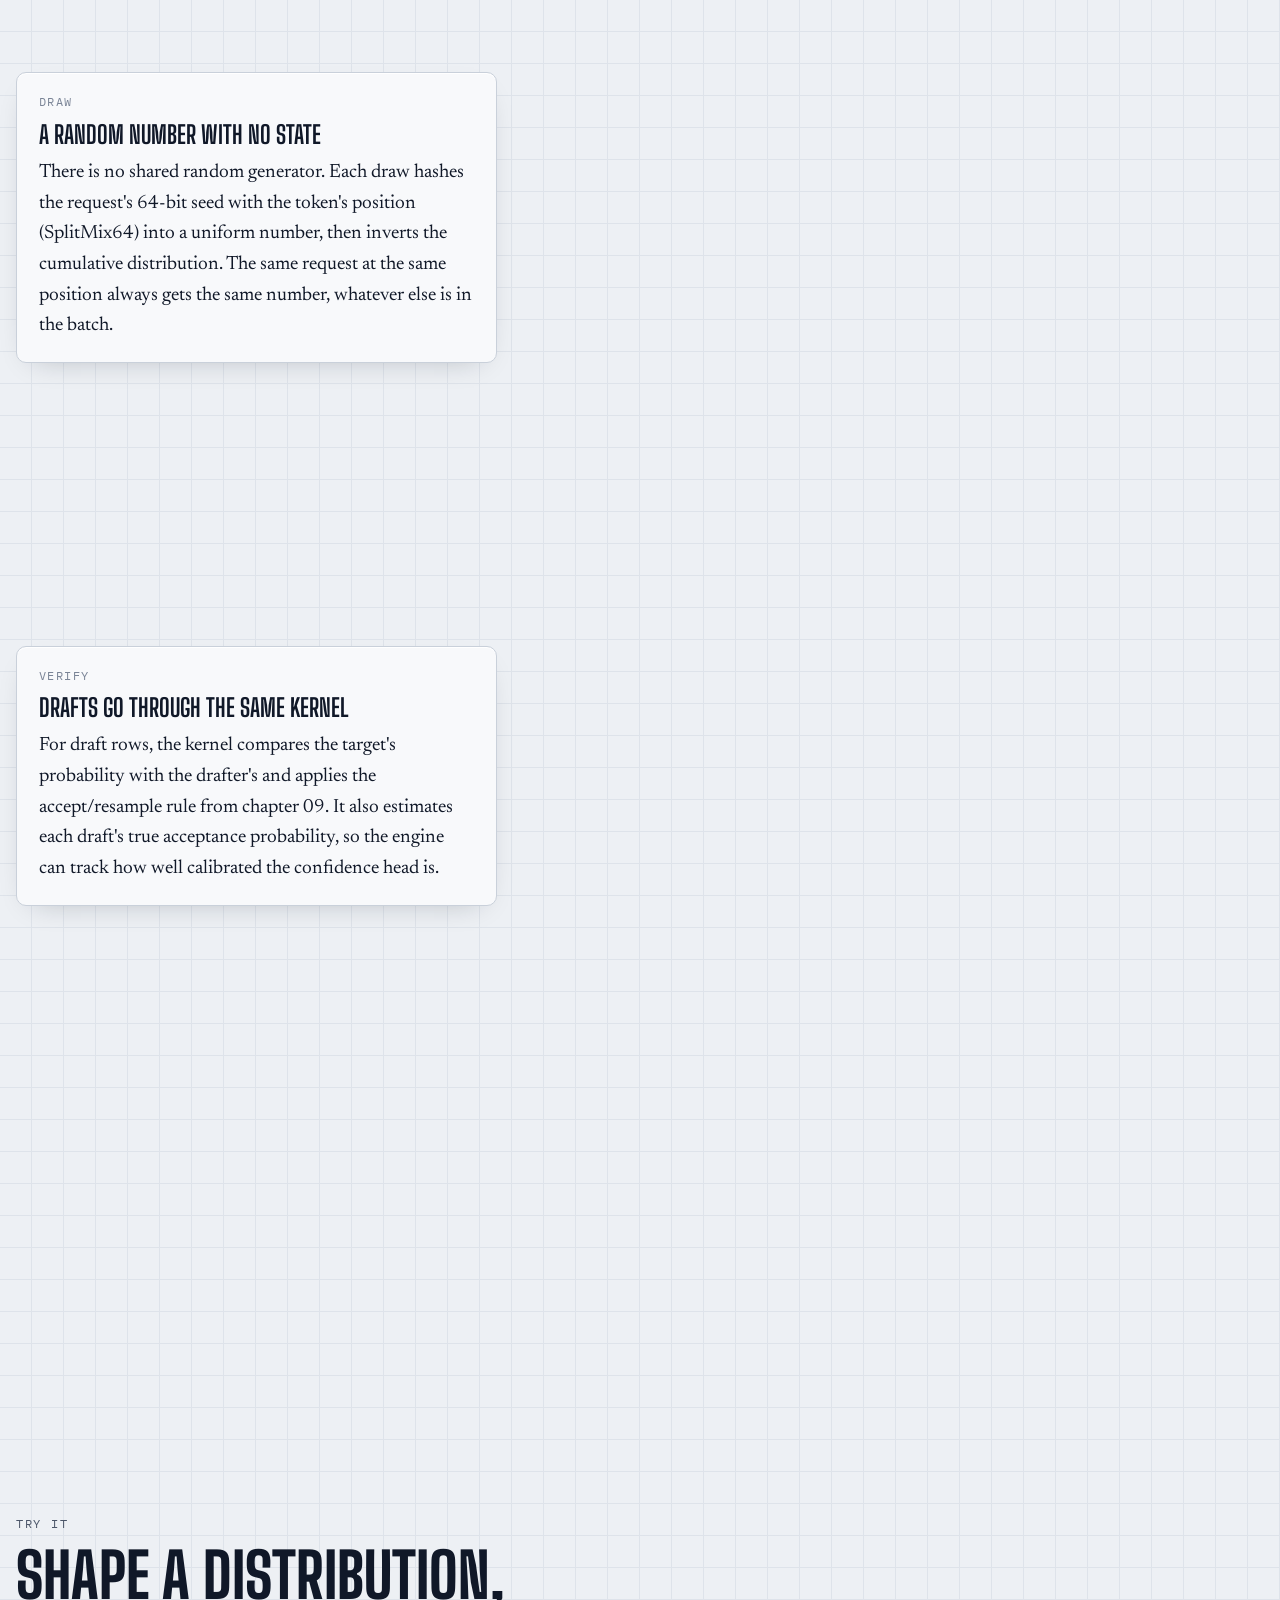
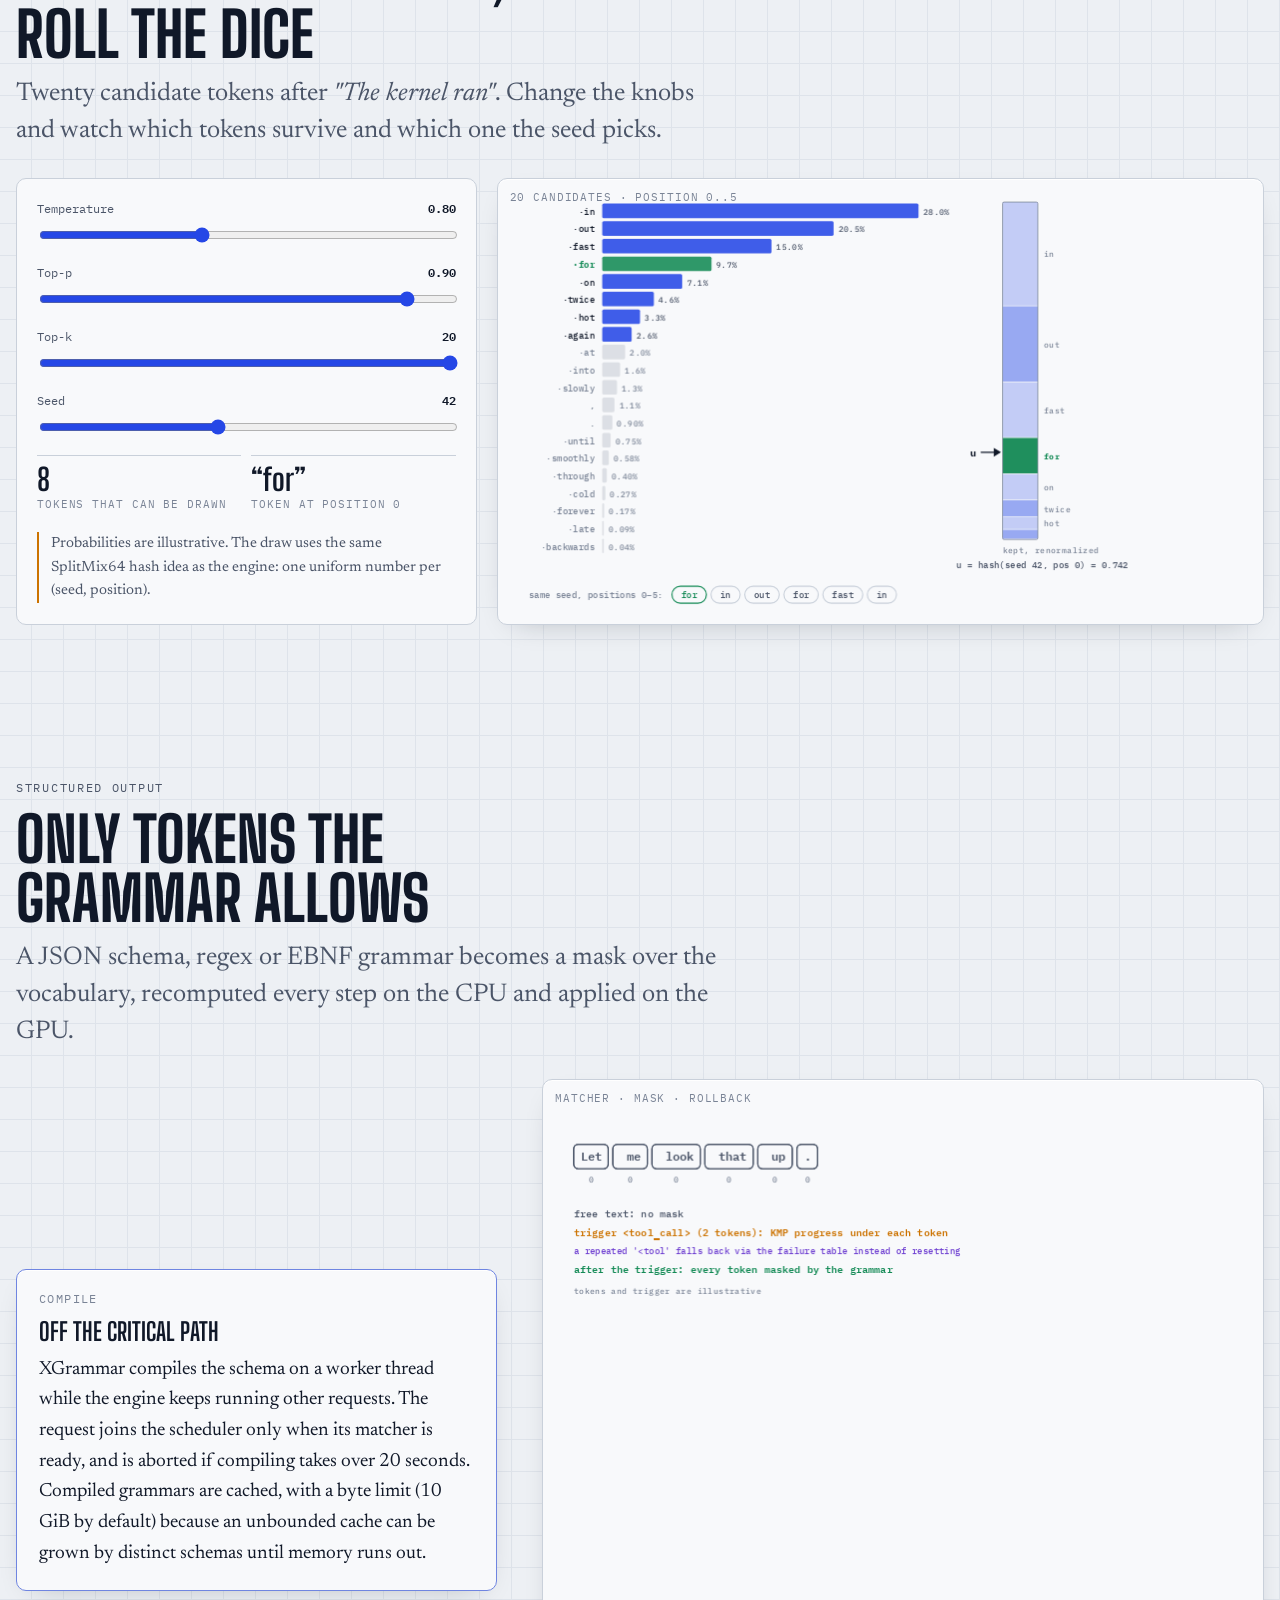
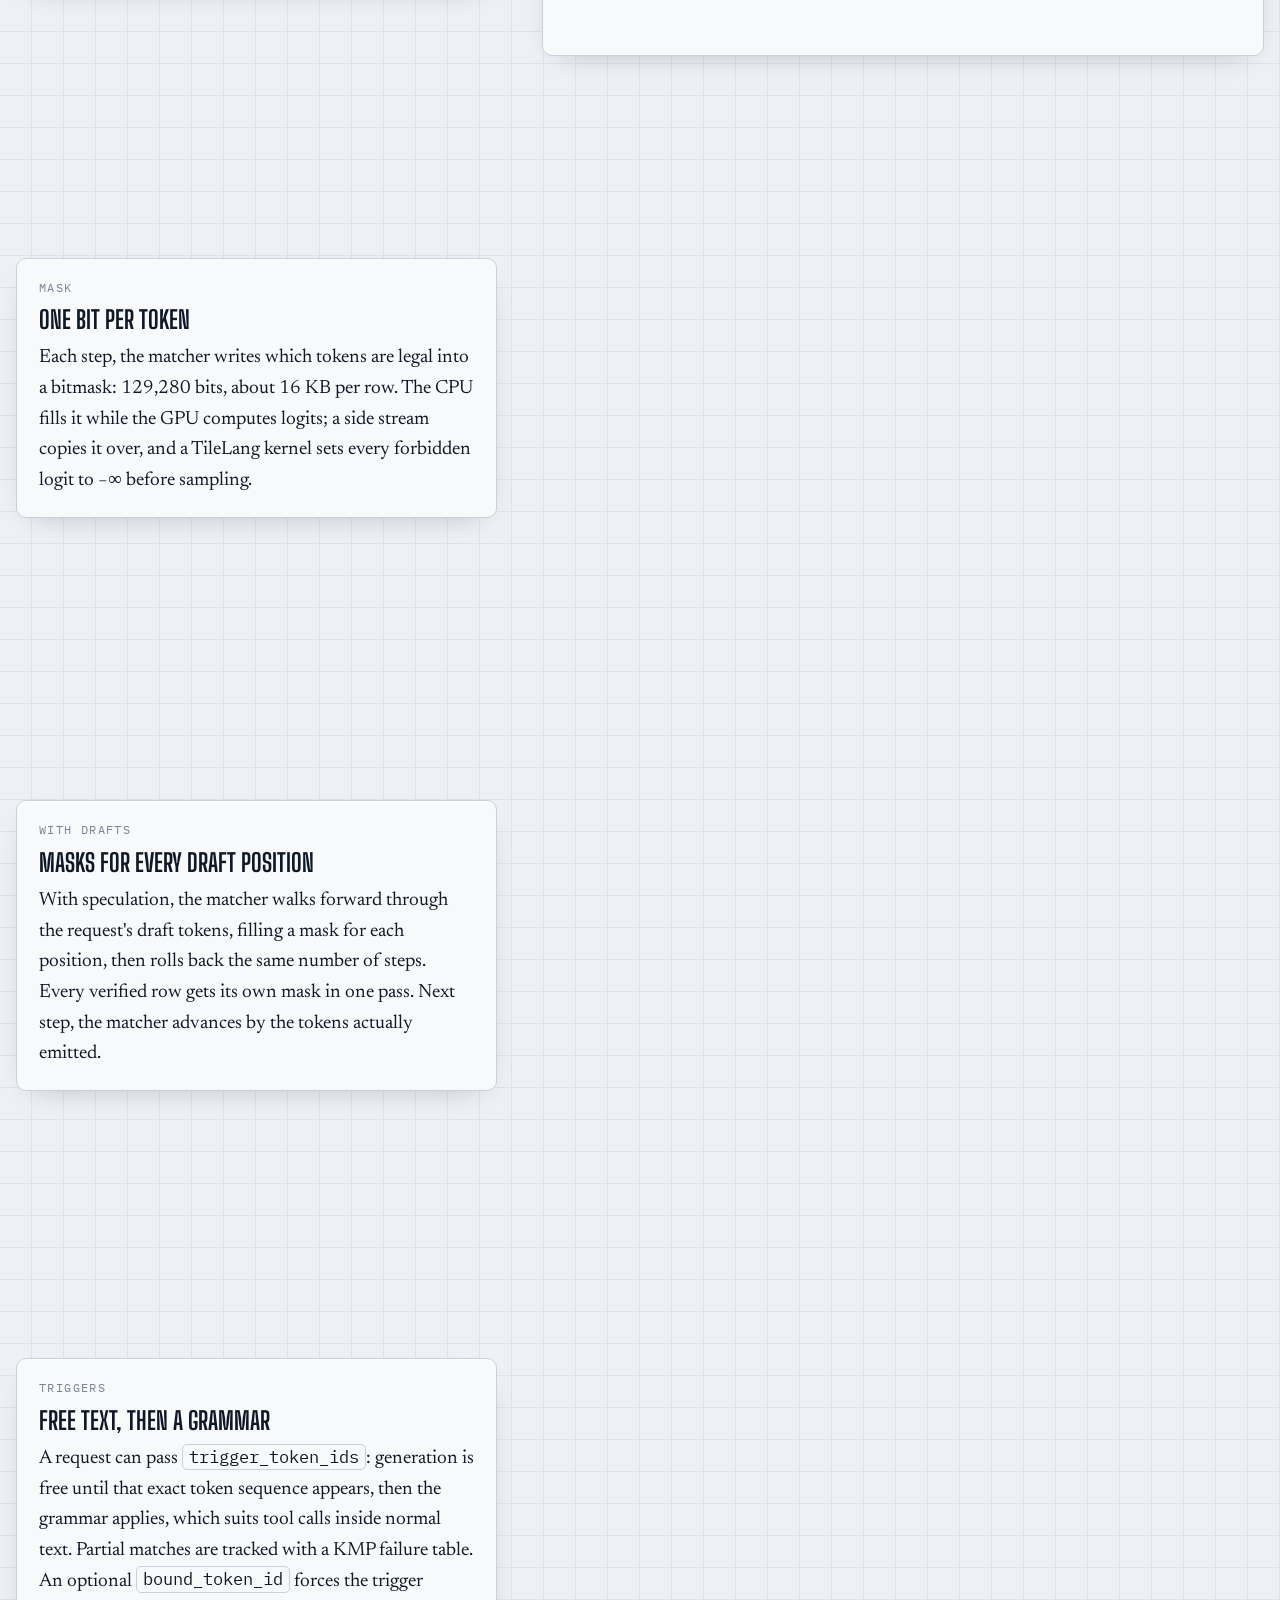
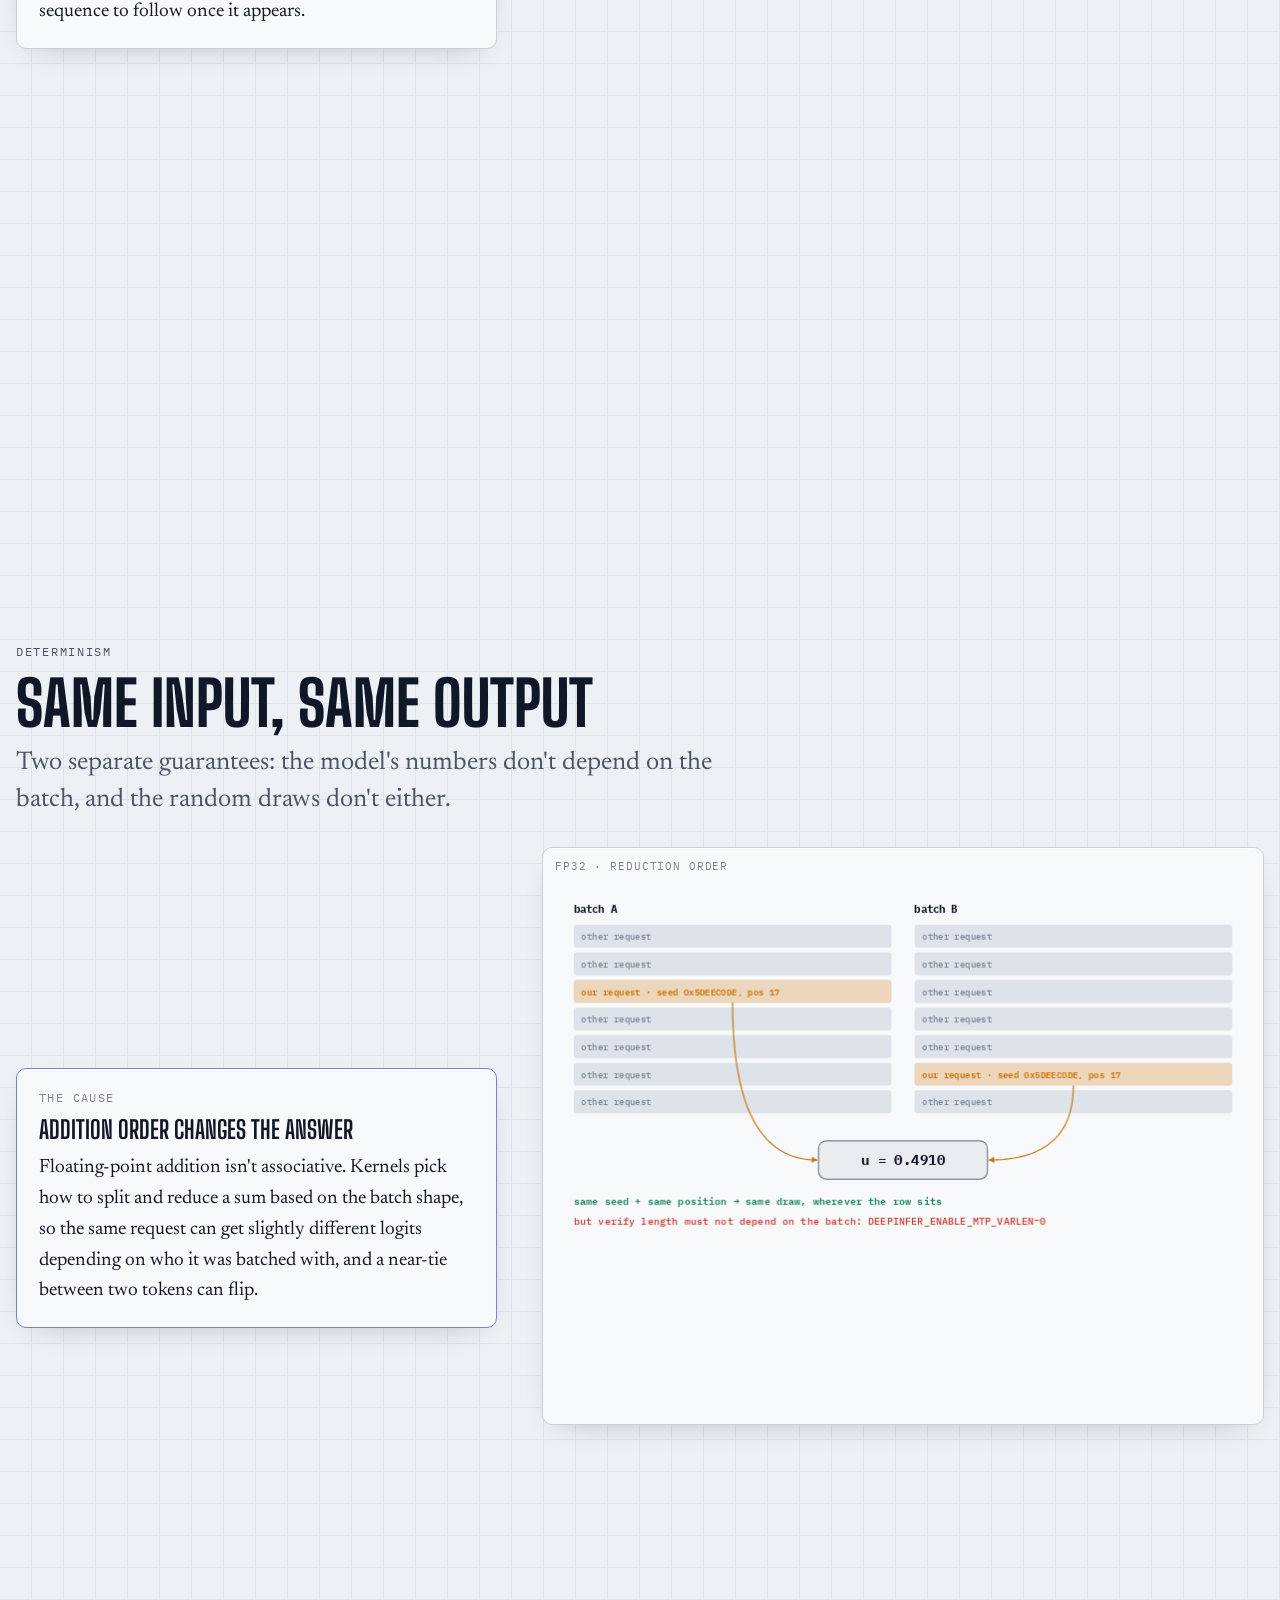
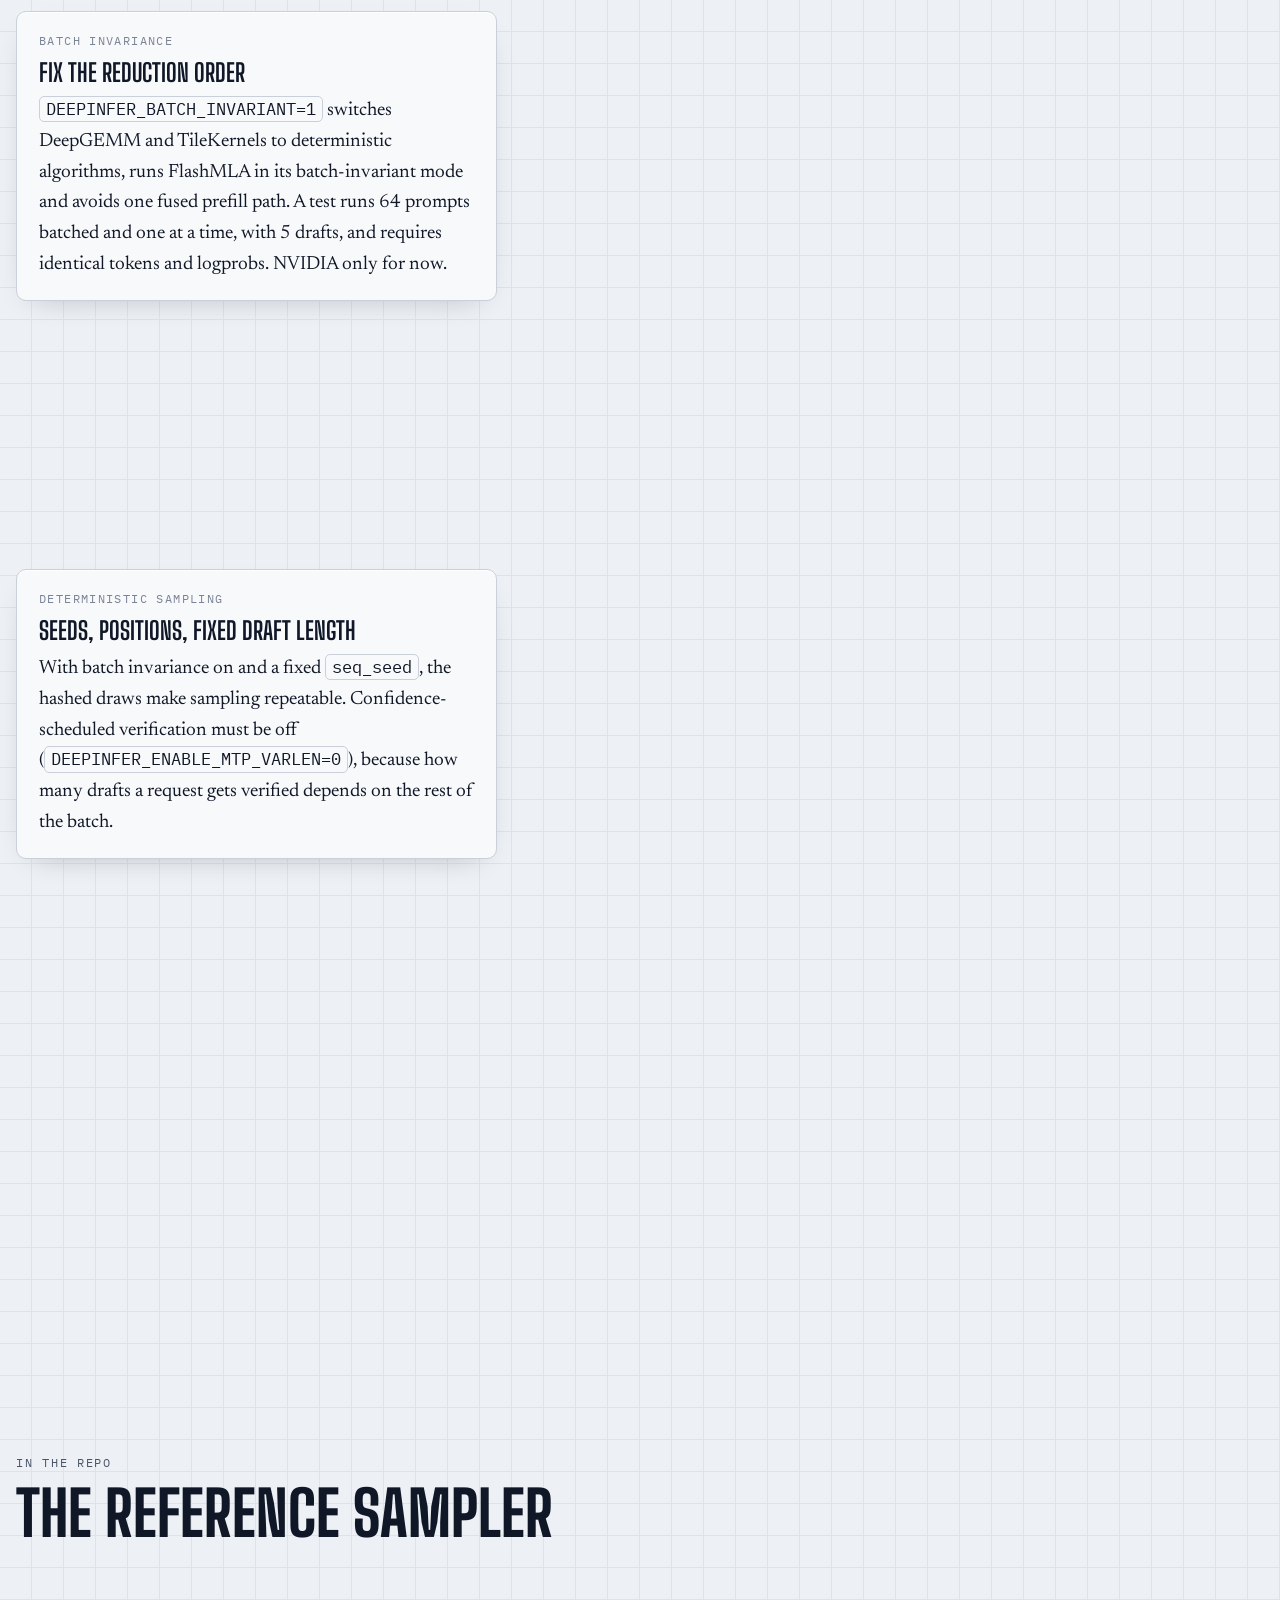
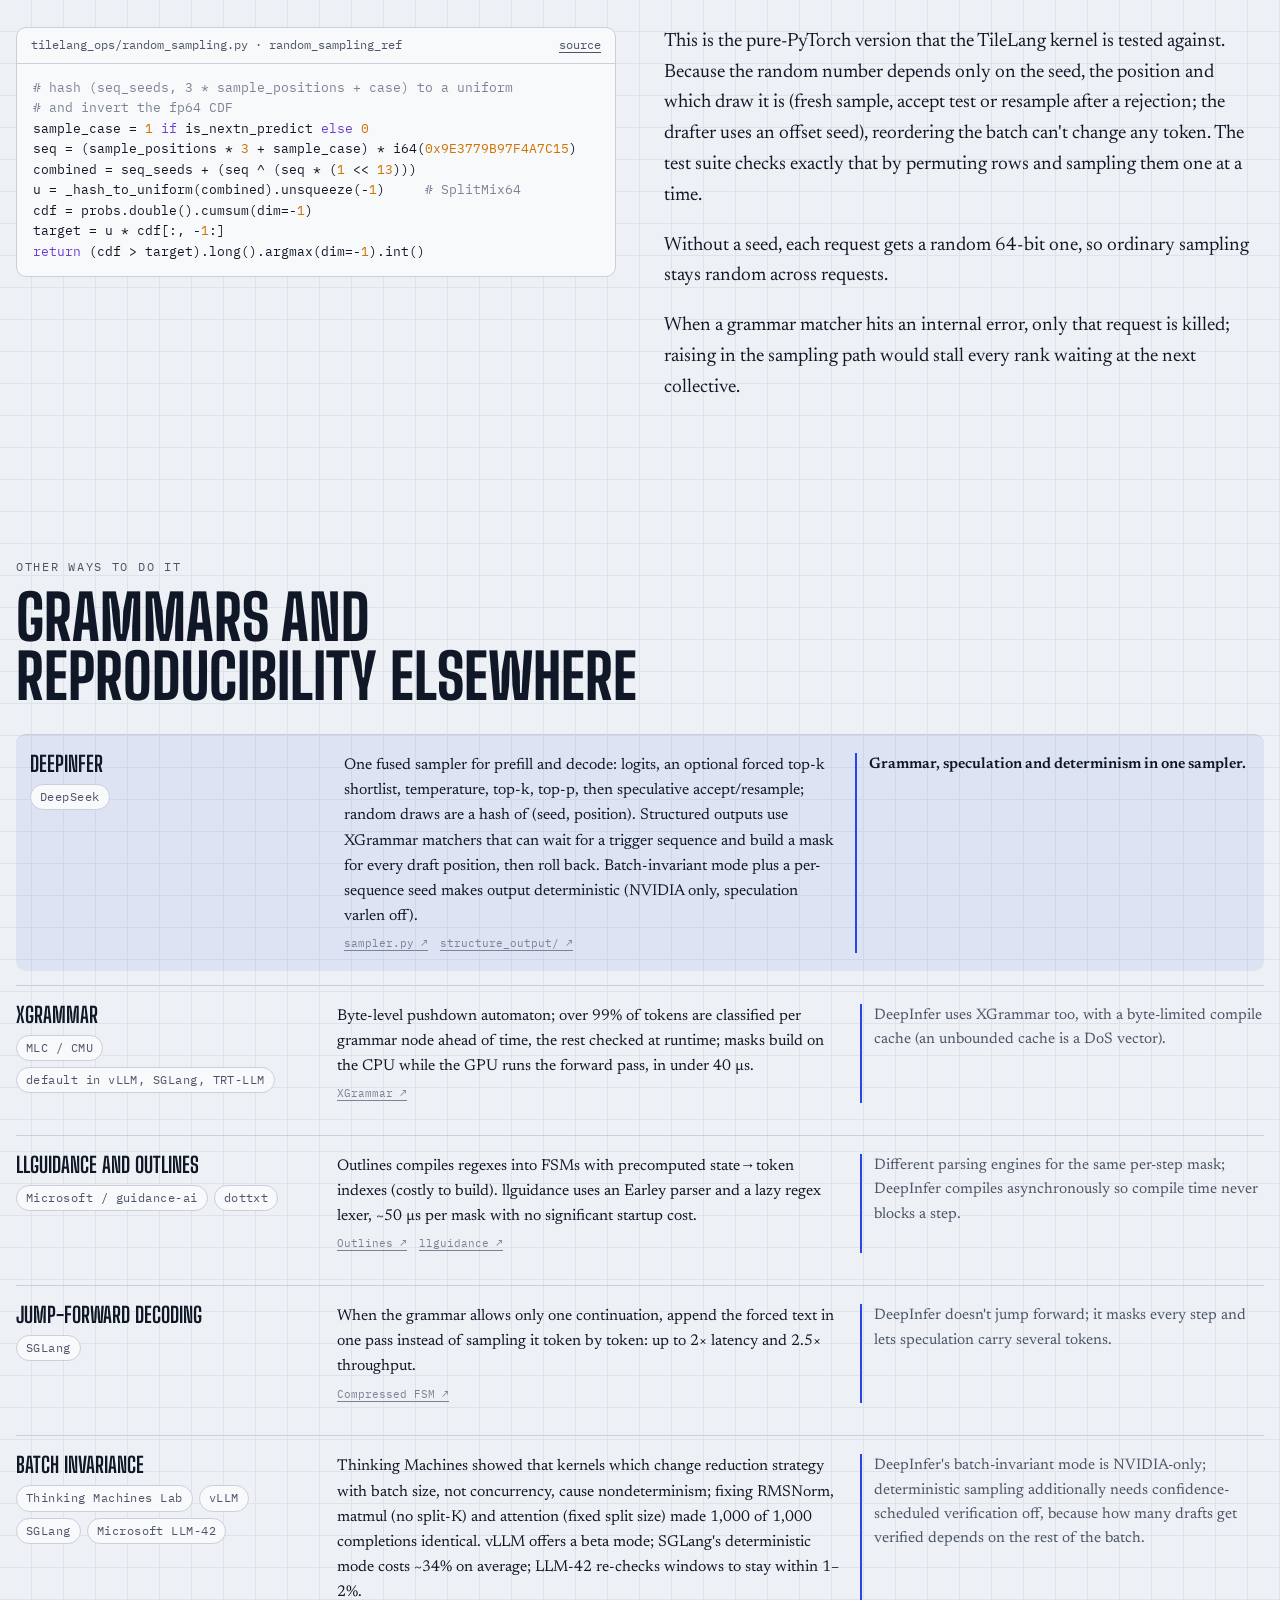
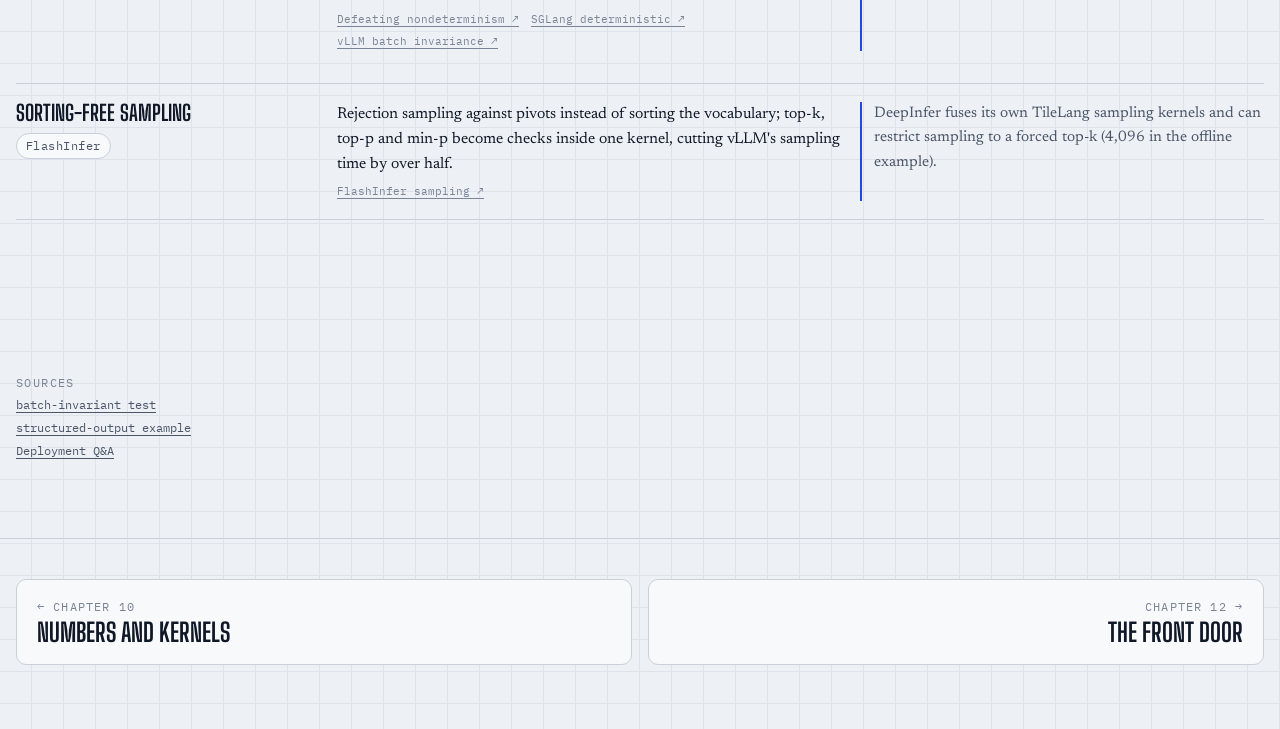
<file: sampling.html>
<!doctype html>
<html lang="en">
<head>
<meta charset="utf-8">
<meta name="viewport" content="width=device-width, initial-scale=1, viewport-fit=cover">
<title>Sampling, structure, determinism · DeepInfer Annotated</title>
<meta name="claude:viewport-fit-sides" content="cover">
<link rel="preconnect" href="https://fonts.googleapis.com">
<link rel="preconnect" href="https://fonts.gstatic.com" crossorigin>
<link rel="stylesheet" href="https://fonts.googleapis.com/css2?family=Big+Shoulders+Display:wght@600;700;800&family=IBM+Plex+Mono:wght@400;500;600&family=Newsreader:ital,opsz,wght@0,6..72,400;0,6..72,500;0,6..72,600;1,6..72,400&display=swap">
<link rel="stylesheet" href="atlas.css">
</head>
<body>
<header class="bar">
  <div class="wrap">
    <a class="brand" href="index.html"><b>DeepInfer</b><span>annotated</span></a>
    <nav aria-label="Chapters">
      <a class="num" href="loop.html" title="The generation loop">01</a>
      <a class="num" href="model.html" title="The model it serves">02</a>
      <a class="num" href="engine.html" title="Anatomy of the engine">03</a>
      <a class="num" href="memory.html" title="KV memory">04</a>
      <a class="num" href="scheduling.html" title="Scheduling a step">05</a>
      <a class="num" href="parallelism.html" title="One model, many GPUs">06</a>
      <a class="num" href="cluster.html" title="The cluster around it">07</a>
      <a class="num" href="replay.html" title="Bounded replay">08</a>
      <a class="num" href="speculation.html" title="Speculative decoding">09</a>
      <a class="num" href="kernels.html" title="Numbers and kernels">10</a>
      <a class="num" href="sampling.html" aria-current="page" title="Sampling, structure, determinism">11</a>
      <a class="num" href="frontdoor.html" title="The front door">12</a>
      <a class="num" href="measure.html" title="Measuring it">13</a>
      <a href="index.html">Map</a>
    </nav>
  </div>
  <div class="progress"></div>
</header>
<main>
  <section class="hero">
    <div class="wrap">
      <div>
        <span class="eyebrow"><span class="n">11</span> The last step</span>
        <h1>Sampling, <em>structure, determinism</em></h1>
        <p class="dek">After all the attention and experts, a step ends with one row of 129,280 numbers per request. Turning that row into a token is where grammars, speculative checks and reproducibility all live.</p>
        <div class="files">
          <span class="tag">layers/sampler.py</span>
          <span class="tag">tilelang_ops/fused_sample.py</span>
          <span class="tag">tilelang_ops/random_sampling.py</span>
          <span class="tag">structure_output/</span>
        </div>
      </div>
      <div class="board stage-card" data-stage="pick" data-label="A long row of vocabulary scores narrows to a shortlist, is reshaped by temperature and cut by top-p, and a hashed random number picks one token.">
        <span class="ruler">129,280 logits → 1 token</span>
      </div>
    </div>
  </section>

  <section class="section">
    <div class="wrap">
      <div class="facts">
        <div><b>129,280</b><span>vocabulary entries scored per sampled row</span></div>
        <div><b>4,096</b><span>shortlist size in the offline example (1,024 in the benchmark; off by default)</span></div>
        <div><b>64-bit</b><span>per-request seed; each token's random number is a hash of seed and position</span></div>
        <div><b>3</b><span>grammar kinds: JSON schema, regex, EBNF (via XGrammar)</span></div>
        <div><b>16 KB</b><span>grammar bitmask per row: one bit per vocabulary entry</span></div>
      </div>
    </div>
  </section>

  <section class="section" id="pipeline">
    <div class="wrap">
      <header>
        <span class="eyebrow">The sampler</span>
        <h2>From a row of scores to one token</h2>
        <p class="lede">One fused kernel does most of this, on the GPU, for every row in the batch at once.</p>
      </header>
      <div class="scrolly" data-scrolly>
        <div class="beats">
          <div class="beat"><div class="card"><span class="k">Logits</span><h4>Hidden state × embedding table</h4><p>Only the rows that need a token get scored: the last position of each prompt, or every position of a decode step (the real token plus its drafts). Each row's final hidden state (5,120 numbers) is multiplied by the 129,280-row output embedding, giving one score (logit) per vocabulary entry.</p></div></div>
          <div class="beat"><div class="card"><span class="k">Shortlist</span><h4>Work on the top few thousand</h4><p>With <code>DEEPINFER_SAMPLER_FORCE_TOPK</code> set, DeepSelect keeps only the highest-scoring 4,096 (or 1,024) logits per row and remembers their vocabulary ids. Softmax, sampling and verification then run on that short row. Blacklisted tokens are set to −∞ first, and a request can ask that its first token not be end-of-sequence.</p></div></div>
          <div class="beat"><div class="card"><span class="k">Shape</span><h4>Temperature, top-k, top-p</h4><p>Dividing by the temperature sharpens or flattens the distribution; top-k and top-p then drop the tail. A log-softmax gives the logprobs that are returned to the caller (up to 1,000 alternatives per position).</p></div></div>
          <div class="beat"><div class="card"><span class="k">Draw</span><h4>A random number with no state</h4><p>There is no shared random generator. Each draw hashes the request's 64-bit seed with the token's position (SplitMix64) into a uniform number, then inverts the cumulative distribution. The same request at the same position always gets the same number, whatever else is in the batch.</p></div></div>
          <div class="beat"><div class="card"><span class="k">Verify</span><h4>Drafts go through the same kernel</h4><p>For draft rows, the kernel compares the target's probability with the drafter's and applies the accept/resample rule from chapter 09. It also estimates each draft's true acceptance probability, so the engine can track how well calibrated the confidence head is.</p></div></div>
        </div>
        <div class="stick"><div class="board" data-stage="sampler" data-label="A hidden state multiplied by the embedding table into a long logits row; the row cut to a shortlist with an index map; the shortlist reshaped by temperature and cut by top-p; a hash of seed and position producing a uniform number that lands on the cumulative distribution; target and draft probabilities compared for a draft row."><span class="ruler">one sampled row</span></div></div>
      </div>
    </div>
  </section>

  <section class="section" id="lab">
    <div class="wrap">
      <header>
        <span class="eyebrow">Try it</span>
        <h2>Shape a distribution, roll the dice</h2>
        <p class="lede">Twenty candidate tokens after <i>"The kernel ran"</i>. Change the knobs and watch which tokens survive and which one the seed picks.</p>
      </header>
      <div class="lab">
        <div class="controls" id="samp-ctl">
          <div class="ctl"><label for="temp">Temperature <output for="temp">0.80</output></label><input type="range" id="temp" min="0.05" max="2" step="0.05" value="0.8"></div>
          <div class="ctl"><label for="topp">Top-p <output for="topp">0.90</output></label><input type="range" id="topp" min="0.05" max="1" step="0.01" value="0.9"></div>
          <div class="ctl"><label for="topk">Top-k <output for="topk">20</output></label><input type="range" id="topk" min="1" max="20" step="1" value="20"></div>
          <div class="ctl"><label for="seed">Seed <output for="seed">42</output></label><input type="range" id="seed" min="0" max="99" step="1" value="42"></div>
          <div class="readout">
            <div><b id="sp-kept">–</b><span>tokens that can be drawn</span></div>
            <div><b id="sp-tok">–</b><span>token at position 0</span></div>
          </div>
          <p class="note">Probabilities are illustrative. The draw uses the same SplitMix64 hash idea as the engine: one uniform number per (seed, position).</p>
        </div>
        <div class="board" data-stage="shape" data-label="Twenty candidate tokens as probability bars after temperature; bars removed by top-k or top-p fade out; a cumulative line with the uniform draw marking the chosen token; the next five positions' tokens for the same seed."><span class="ruler">20 candidates · position 0..5</span></div>
      </div>
    </div>
  </section>

  <section class="section" id="grammar">
    <div class="wrap">
      <header>
        <span class="eyebrow">Structured output</span>
        <h2>Only tokens the grammar allows</h2>
        <p class="lede">A JSON schema, regex or EBNF grammar becomes a mask over the vocabulary, recomputed every step on the CPU and applied on the GPU.</p>
      </header>
      <div class="scrolly" data-scrolly>
        <div class="beats">
          <div class="beat"><div class="card"><span class="k">Compile</span><h4>Off the critical path</h4><p>XGrammar compiles the schema on a worker thread while the engine keeps running other requests. The request joins the scheduler only when its matcher is ready, and is aborted if compiling takes over 20 seconds. Compiled grammars are cached, with a byte limit (10 GiB by default) because an unbounded cache can be grown by distinct schemas until memory runs out.</p></div></div>
          <div class="beat"><div class="card"><span class="k">Mask</span><h4>One bit per token</h4><p>Each step, the matcher writes which tokens are legal into a bitmask: 129,280 bits, about 16 KB per row. The CPU fills it while the GPU computes logits; a side stream copies it over, and a TileLang kernel sets every forbidden logit to −∞ before sampling.</p></div></div>
          <div class="beat"><div class="card"><span class="k">With drafts</span><h4>Masks for every draft position</h4><p>With speculation, the matcher walks forward through the request's draft tokens, filling a mask for each position, then rolls back the same number of steps. Every verified row gets its own mask in one pass. Next step, the matcher advances by the tokens actually emitted.</p></div></div>
          <div class="beat"><div class="card"><span class="k">Triggers</span><h4>Free text, then a grammar</h4><p>A request can pass <code>trigger_token_ids</code>: generation is free until that exact token sequence appears, then the grammar applies, which suits tool calls inside normal text. Partial matches are tracked with a KMP failure table. An optional <code>bound_token_id</code> forces the trigger sequence to follow once it appears.</p></div></div>
        </div>
        <div class="stick"><div class="board" data-stage="gram" data-label="A schema compiling on a worker thread beside the running engine; a bitmask over the vocabulary with allowed tokens lit; a matcher walking forward over three drafts and rolling back; a token stream where free text runs until a trigger sequence appears and the grammar takes over."><span class="ruler">matcher · mask · rollback</span></div></div>
      </div>
    </div>
  </section>

  <section class="section" id="determinism">
    <div class="wrap">
      <header>
        <span class="eyebrow">Determinism</span>
        <h2>Same input, same output</h2>
        <p class="lede">Two separate guarantees: the model's numbers don't depend on the batch, and the random draws don't either.</p>
      </header>
      <div class="scrolly" data-scrolly>
        <div class="beats">
          <div class="beat"><div class="card"><span class="k">The cause</span><h4>Addition order changes the answer</h4><p>Floating-point addition isn't associative. Kernels pick how to split and reduce a sum based on the batch shape, so the same request can get slightly different logits depending on who it was batched with, and a near-tie between two tokens can flip.</p></div></div>
          <div class="beat"><div class="card"><span class="k">Batch invariance</span><h4>Fix the reduction order</h4><p><code>DEEPINFER_BATCH_INVARIANT=1</code> switches DeepGEMM and TileKernels to deterministic algorithms, runs FlashMLA in its batch-invariant mode and avoids one fused prefill path. A test runs 64 prompts batched and one at a time, with 5 drafts, and requires identical tokens and logprobs. NVIDIA only for now.</p></div></div>
          <div class="beat"><div class="card"><span class="k">Deterministic sampling</span><h4>Seeds, positions, fixed draft length</h4><p>With batch invariance on and a fixed <code>seq_seed</code>, the hashed draws make sampling repeatable. Confidence-scheduled verification must be off (<code>DEEPINFER_ENABLE_MTP_VARLEN=0</code>), because how many drafts a request gets verified depends on the rest of the batch.</p></div></div>
        </div>
        <div class="stick"><div class="board" data-stage="det" data-label="Two reduction trees summing the same four numbers in FP32 giving 1 and 2; logits of one request in two different batches diverging then aligning under batch-invariant mode; a seed and position hashed into the same uniform number regardless of batch order."><span class="ruler">FP32 · reduction order</span></div></div>
      </div>
    </div>
  </section>

  <section class="section" id="code">
    <div class="wrap stack">
      <header>
        <span class="eyebrow">In the repo</span>
        <h2>The reference sampler</h2>
      </header>
      <div class="split">
        <div class="code">
          <div class="hd"><span>tilelang_ops/random_sampling.py · random_sampling_ref</span><a href="https://github.com/deepseek-ai/DeepInfer/blob/main/deepinfer/model_executor/layers/tilelang_ops/random_sampling.py" target="_blank" rel="noopener">source</a></div>
<pre><span class="c"># hash (seq_seeds, 3 * sample_positions + case) to a uniform</span>
<span class="c"># and invert the fp64 CDF</span>
sample_case = <span class="n">1</span> <span class="k">if</span> is_nextn_predict <span class="k">else</span> <span class="n">0</span>
seq = (sample_positions * <span class="n">3</span> + sample_case) * i64(<span class="n">0x9E3779B97F4A7C15</span>)
combined = seq_seeds + (seq ^ (seq * (<span class="n">1</span> &lt;&lt; <span class="n">13</span>)))
u = _hash_to_uniform(combined).unsqueeze(-<span class="n">1</span>)     <span class="c"># SplitMix64</span>
cdf = probs.double().cumsum(dim=-<span class="n">1</span>)
target = u * cdf[:, -<span class="n">1</span>:]
<span class="k">return</span> (cdf &gt; target).long().argmax(dim=-<span class="n">1</span>).int()</pre>
        </div>
        <div class="prose">
          <p>This is the pure-PyTorch version that the TileLang kernel is tested against. Because the random number depends only on the seed, the position and which draw it is (fresh sample, accept test or resample after a rejection; the drafter uses an offset seed), reordering the batch can't change any token. The test suite checks exactly that by permuting rows and sampling them one at a time.</p>
          <p>Without a seed, each request gets a random 64-bit one, so ordinary sampling stays random across requests.</p>
          <p>When a grammar matcher hits an internal error, only that request is killed; raising in the sampling path would stall every rank waiting at the next collective.</p>
        </div>
      </div>
    </div>
  </section>

  <section class="section" id="others">
    <div class="wrap">
      <header>
        <span class="eyebrow">Other ways to do it</span>
        <h2>Grammars and reproducibility elsewhere</h2>
      </header>
      <div class="compare" id="alts-sampling"></div>
    </div>
  </section>

  <section class="section">
    <div class="wrap"><div class="sources" id="sources-sampling"></div></div>
  </section>

</main>
<nav class="next" aria-label="Chapter navigation">
  <div class="wrap">
    <a href="kernels.html"><span>← Chapter 10</span><b>Numbers and kernels</b></a>
    <a class="fwd" href="frontdoor.html"><span>Chapter 12 →</span><b>The front door</b></a>
  </div>
</nav>
<script src="atlas.js"></script>
<script src="alts.js"></script>
<script>
(function () {
  const { ramp, ease, clamp, lerp, rng } = Atlas;
  // SplitMix64-style hash of (seed, position, case) -> uniform [0,1), as in random_sampling_ref
  const M64 = (1n << 64n) - 1n;
  function u01(seed, pos, kase = 0) {
    let seq = ((BigInt(pos) * 3n + BigInt(kase)) * 0x9E3779B97F4A7C15n) & M64;
    let z = (BigInt(seed) + (seq ^ ((seq << 13n) & M64))) & M64;
    z = (z + 0x9E3779B97F4A7C15n) & M64;
    z = ((z ^ (z >> 30n)) * 0xBF58476D1CE4E5B9n) & M64;
    z = ((z ^ (z >> 27n)) * 0x94D049BB133111EBn) & M64;
    z = z ^ (z >> 31n);
    return Number(z >> 11n) / 9007199254740992;
  }
  function softmax(ls, T) { const m = Math.max(...ls); const e = ls.map((l) => Math.exp((l - m) / T)); const s = e.reduce((a, b) => a + b, 0); return e.map((v) => v / s); }

  /* ---------------- hero ---------------- */
  const HR = rng(4), HL = []; for (let i = 0; i < 150; i++) HL.push(-2 + 3 * Math.pow(HR(), 3) + HR() * 0.6);
  const HORD = HL.map((l, i) => [l, i]).sort((a, b) => b[0] - a[0]).map((x) => x[1]);
  const HTOP = HORD.slice(0, 20);
  const HTOK = [" fast", " in", " out", " for", " on", " twice", " hot", " again", " at", " into", " slowly", ",", ".", " until", " so", " through", " well", " cold", " late", " long"];
  Atlas.scene("pick", (g, s) => {
    const { W, H } = g;
    const cyc = 7, tt = s.t % cyc, round = Math.floor(s.t / cyc);
    const x0 = 40, x1 = W - 40, base = H - 110;
    const pA = ease(clamp((tt - 1.0) / 1.0)), pT = ease(clamp((tt - 2.3) / 0.8)), pP = ease(clamp((tt - 3.2) / 0.6)), pD = ease(clamp((tt - 4.0) / 0.9));
    const T = lerp(1, 0.6, pT);
    const topL = HTOP.map((i) => HL[i]);
    const probs = softmax(topL, T);
    let cum = 0, keepN = 0; for (; keepN < probs.length; keepN++) { cum += probs[keepN]; if (cum >= 0.85) { keepN++; break; } }
    const kept = probs.slice(0, keepN), ks = kept.reduce((a, b) => a + b, 0);
    const u = u01(42 + round, 7);
    let pick = 0, acc = 0; for (; pick < kept.length; pick++) { acc += kept[pick] / ks; if (acc > u) break; }
    pick = Math.min(pick, kept.length - 1);
    const fullW = (x1 - x0) / 150, shortW = (x1 - x0) / 20;
    // full row → shortlist
    HL.forEach((l, i) => {
      const r = HTOP.indexOf(i), inTop = r >= 0;
      const xa = x0 + i * fullW, xb = inTop ? x0 + r * shortW : xa;
      const x = lerp(xa, xb, inTop ? pA : 0), w = lerp(fullW * 0.7, inTop ? shortW * 0.72 : fullW * 0.7, inTop ? pA : 0);
      const hLogit = (l + 2.2) * (H - 220) / 6;
      const hProb = inTop ? probs[r] * (H - 200) * 1.6 : 0;
      const h = inTop ? lerp(hLogit, hProb, pT) : hLogit;
      const cut = inTop && r >= keepN ? pP : 0;
      const col = inTop && r === pick && pD > 0.5 ? "ok" : inTop ? "compute" : "ink-3";
      const a = inTop ? 0.85 * (1 - 0.75 * cut) : 0.5 * (1 - pA);
      g.rect(x, base - h, w, h, { fill: col, r: 2, a });
    });
    g.line(x0, base, x1, base, { color: "ink-3", lw: 1 });
    // labels
    const lab = tt < 1.0 ? "one logit per vocabulary entry (129,280; 150 drawn)" : tt < 2.3 ? "shortlist: keep the top-k, remember their ids" : tt < 3.2 ? `temperature ${T.toFixed(2)} sharpens the distribution` : tt < 4.0 ? "top-p 0.85 drops the tail" : "hash(seed, position) → u, invert the CDF";
    g.text(lab, x0, H - 14, { size: 13, color: "ink-2" });
    if (pP > 0.01) {
      const cx = x0 + keepN * shortW - shortW * 0.14;
      g.line(cx, base - (H - 230), cx, base + 8, { color: "bad", lw: 2, dash: [5, 4], a: pP });
      g.text("top-p cut", cx + 6, base - (H - 240), { size: 12, color: "bad", weight: 600, a: pP });
    }
    // CDF strip
    if (pD > 0.01) {
      const sy = base + 28, sw = (x1 - x0) * 0.6;
      let xx = x0;
      kept.forEach((p, i) => { const w = sw * p / ks; g.rect(xx, sy, w - 1, 16, { fill: i === pick ? "ok" : "compute", a: pD * (i === pick ? 0.95 : 0.35 + 0.1 * (i % 2)) }); xx += w; });
      const ux = x0 + sw * u;
      g.head(ux, sy - 2, Math.PI / 2, { color: "ink", size: 10, a: pD });
      g.text(`u = ${u.toFixed(3)}`, ux, sy + 40, { size: 12, color: "ink", align: "center", weight: 600, a: pD });
      g.pill(x0 + sw + 40, sy + 8, "→ \"" + HTOK[pick].trim() + "\"", { size: 16, color: "ok", stroke: "ok", a: pD });
    }
  }, { anim: true, restT: 5.2, zoom: 1.0, minW: 540 });

  /* ---------------- sampler pipeline ---------------- */
  const SR = rng(9), SL = []; for (let i = 0; i < 120; i++) SL.push(-2 + 3.2 * Math.pow(SR(), 3.2) + SR() * 0.5);
  const SORD = SL.map((l, i) => [l, i]).sort((a, b) => b[0] - a[0]).map((x) => x[1]);
  Atlas.scene("sampler", (g, s) => {
    const { W, H, narrow } = g;
    const a0 = s.solo(0), a1 = s.solo(1), a2 = s.solo(2), a3 = s.solo(3), a4 = s.solo(4);
    const x0 = 40, x1 = W - 40;
    const rowY = H * 0.62, rowH = H * 0.22;
    const drawRow = (a, hi) => {
      const bw = (x1 - x0) / SL.length;
      SL.forEach((l, i) => { const h = (l + 2.1) * rowH / 5.5, top = SORD.indexOf(i) < 24; g.rect(x0 + i * bw, rowY - h, bw * 0.7, h, { fill: hi && top ? "compute" : "ink-3", r: 1, a: a * (hi ? (top ? 0.9 : 0.25) : 0.6) }); });
      g.line(x0, rowY, x1, rowY, { color: "ink-3", lw: 1, a });
    };
    if (a0 > 0.01) {
      // hidden vector × matrix
      const hx = x0, hy = 70, cell = 14;
      for (let k = 0; k < 12; k++) g.rect(hx, hy + k * (cell + 2), cell, cell, { fill: "compute", r: 2, a: a0 * (0.3 + 0.6 * ((k * 37) % 10) / 10) });
      g.text("hidden", hx, hy + 12 * (cell + 2) + 18, { size: 12, color: "ink-2", a: a0 });
      g.text("5,120", hx, hy + 12 * (cell + 2) + 34, { size: 12, color: "ink-3", a: a0 });
      g.text("×", hx + 46, hy + 100, { size: 30, color: "ink-3", a: a0 });
      const mx = hx + 80, mw = x1 - mx, mh = 12 * (cell + 2);
      g.rect(mx, hy, mw, mh, { fill: "memory", r: 6, a: a0 * 0.18 }); g.rect(mx, hy, mw, mh, { stroke: "memory", lw: 1.5, r: 6, a: a0 });
      for (let k = 1; k < 24; k++) g.line(mx + k * mw / 24, hy + 4, mx + k * mw / 24, hy + mh - 4, { color: "memory", lw: 1, a: a0 * 0.18 });
      g.text("output embedding · 129,280 rows", mx + mw / 2, hy + mh / 2 + 6, { size: 15, color: "memory", align: "center", weight: 600, a: a0 });
      g.arrow(W / 2, hy + mh + 10, W / 2, rowY - rowH - 16, { color: "ink-3", lw: 1.5, a: a0 });
      drawRow(a0, false);
      g.text("logits: one float per token", x0, rowY + 24, { size: 13, color: "ink-2", a: a0 });
      g.text("rows scored: last prompt position · decode token + its drafts", x0, rowY + 48, { size: 13, color: "ink-3", a: a0 });
    }
    if (a1 > 0.01) {
      const lift = ease(clamp(((s.t % 5) - 0.3) / 1.0));
      const bw = (x1 - x0) / SL.length, sw = (x1 - x0) / 24, sy = H * 0.34;
      SL.forEach((l, i) => {
        const r = SORD.indexOf(i), top = r < 24, h = (l + 2.1) * rowH / 5.5;
        const black = i === 37 || i === 81;
        if (black) { g.text("×", x0 + i * bw, rowY + 16, { size: 14, color: "bad", weight: 700, a: a1 }); }
        const xa = x0 + i * bw, ya = rowY;
        const xb = x0 + r * sw, yb = sy;
        const x = top ? lerp(xa, xb, lift) : xa, y = top ? lerp(ya, yb, lift) : ya, w = top ? lerp(bw * 0.7, sw * 0.7, lift) : bw * 0.7;
        g.rect(x, y - h, w, h, { fill: top ? "compute" : black ? "bad" : "ink-3", r: 1, a: a1 * (top ? 0.9 : black ? 0.6 : 0.25) });
        if (top && lift > 0.9) g.text(String(1000 + ((i * 7919) % 120000)), xb + sw * 0.35, sy + 16, { size: narrow ? 8 : 9, color: "ink-3", align: "center", a: a1 * ramp(lift, 0.9, 0.1) });
      });
      g.line(x0, rowY, x1, rowY, { color: "ink-3", lw: 1, a: a1 });
      g.line(x0, sy, x1, sy, { color: "compute", lw: 1, a: a1 * lift });
      g.text("DeepSelect top-k → shortlist of 4,096 (24 drawn)", x0, 54, { size: 14, color: "compute", weight: 600, a: a1 });
      g.text("token_index: shortlist slot → vocabulary id", x0, sy + 38, { size: 12, color: "ink-3", a: a1 * lift });
      g.text("× blacklisted ids set to −∞ before anything else", x0, rowY + 44, { size: 12, color: "bad", a: a1 });
    }
    if (a2 > 0.01) {
      const T = 0.95 + 0.5 * Math.sin(s.t * 1.1), topk = 12, topp = 0.9;
      const ls = SORD.slice(0, 24).map((i) => SL[i]);
      const ps = softmax(ls, T);
      let cum = 0, kp = 0; for (; kp < topk; kp++) { cum += ps[kp]; if (cum >= topp) { kp++; break; } }
      const sw = (x1 - x0) / 24, base = H - 120, hmax = H - 280;
      ps.forEach((p, r) => {
        const out = r >= kp, h = Math.min(1, p / 0.32) * hmax;
        g.rect(x0 + r * sw, base - h, sw * 0.7, h, { fill: out ? "ink-3" : "compute", r: 2, a: a2 * (out ? 0.25 : 0.88) });
      });
      g.line(x0, base, x1, base, { color: "ink-3", lw: 1, a: a2 });
      const cx = x0 + kp * sw - sw * 0.15;
      g.line(cx, 110, cx, base + 6, { color: "bad", lw: 2, dash: [5, 4], a: a2 });
      g.text("top-p 0.9", cx + 6, 124, { size: 12, color: "bad", weight: 600, a: a2 });
      g.line(x0 + topk * sw - sw * 0.15, 140, x0 + topk * sw - sw * 0.15, base + 6, { color: "cpu", lw: 2, dash: [2, 4], a: a2 });
      g.text("top-k 12", x0 + topk * sw - sw * 0.15 + 6, 154, { size: 12, color: "cpu", weight: 600, a: a2 });
      g.text(`temperature ${T.toFixed(2)}`, x0, 64, { size: 20, font: "display", weight: 800, color: "ink", a: a2 });
      g.text("probability = softmax(logit ÷ T), then renormalize what's left", x0, base + 34, { size: 13, color: "ink-2", a: a2 });
      g.text("log-softmax → returned logprobs (up to 1,000 alternatives)", x0, base + 58, { size: 13, color: "ink-3", a: a2 });
    }
    if (a3 > 0.01) {
      const bx = x0, by = 64;
      g.pill(bx, by, "seq_seed 0x5DEEC0DE", { size: 14, color: "memory", stroke: "memory", a: a3 });
      g.pill(bx, by + 46, "position 17", { size: 14, color: "cpu", stroke: "cpu", a: a3 });
      g.pill(bx, by + 92, "case: target", { size: 14, color: "ink-2", a: a3 });
      const hx = bx + (narrow ? 220 : 260);
      g.box(hx, by - 16, 150, 120, { color: "ink-3", title: "SplitMix64", sub: "hash, no state", tsize: 20, ssize: 12, a: a3 });
      [0, 46, 92].forEach((dy) => g.arrow(bx + (narrow ? 196 : 236), by + dy, hx - 4, by + 44, { color: "ink-3", lw: 1.2, head: 8, a: a3 }));
      const u = +u01(0x5DEEC0DE, 17).toFixed(3);
      g.arrow(hx + 154, by + 44, hx + 200, by + 44, { color: "ink", lw: 1.5, a: a3 });
      g.text(`u = ${u}`, hx + 210, by + 50, { size: 18, color: "ink", weight: 700, a: a3 });
      // CDF staircase
      const cx0 = x0 + 40, cx1 = x1 - 10, cy0 = by + 140, cy1 = H - 70;
      const ps = softmax(SORD.slice(0, 12).map((i) => SL[i]), 0.8);
      let cum = 0; const pts = [[cx0, cy1]];
      ps.forEach((p, i) => { const xa = cx0 + (cx1 - cx0) * i / 12, xb = cx0 + (cx1 - cx0) * (i + 1) / 12; pts.push([xa, cy1 - (cy1 - cy0) * cum]); cum += p; pts.push([xa, cy1 - (cy1 - cy0) * cum]); pts.push([xb, cy1 - (cy1 - cy0) * cum]); });
      g.line(cx0, cy1, cx1, cy1, { color: "ink-3", lw: 1, a: a3 }); g.line(cx0, cy0, cx0, cy1, { color: "ink-3", lw: 1, a: a3 });
      g.poly(pts, { color: "compute", lw: 2.5, a: a3 });
      const sweep = ease(clamp(((s.t % 5) - 0.5) / 1.2));
      const uy = cy1 - (cy1 - cy0) * u;
      let c2 = 0, pick = 0; for (; pick < 12; pick++) { c2 += ps[pick]; if (c2 > u) break; }
      const hitX = cx0 + (cx1 - cx0) * (pick + 0.5) / 12;
      g.line(cx0, uy, lerp(cx0, hitX, sweep), uy, { color: "ink", lw: 1.5, dash: [5, 4], a: a3 });
      g.text("u", cx0 - 14, uy + 5, { size: 13, color: "ink", weight: 700, align: "right", a: a3 });
      if (sweep > 0.95) { g.line(hitX, uy, hitX, cy1, { color: "ok", lw: 2, a: a3 }); g.circle(hitX, uy, 6, { fill: "ok", a: a3 }); g.text(`token #${pick + 1} in the shortlist`, hitX + 10, uy - 10, { size: 13, color: "ok", weight: 600, a: a3 }); }
      g.text("cumulative probability", cx0 + 8, cy0 + 4, { size: 12, color: "ink-3", a: a3 });
    }
    if (a4 > 0.01) {
      const rows = [["token", null], ["d1", true], ["d2", true], ["d3", true], ["d4", false], ["d5", null]];
      const ry0 = 80, rh = Math.min(64, (H - 190) / 6);
      rows.forEach(([lab, acc], i) => {
        const y = ry0 + i * rh;
        g.text(i === 0 ? "real token" : "draft " + i, x0, y + rh * 0.55, { size: 13, color: "ink-2", a: a4 });
        const px = x0 + 110, pw = (x1 - px - 150);
        const p = [0.9, 0.8, 0.62, 0.7, 0.12, 0.5][i], q = [0, 0.75, 0.7, 0.66, 0.6, 0.55][i];
        g.rect(px, y + 6, pw * p, rh * 0.32, { fill: "compute", r: 3, a: a4 * 0.85 });
        if (i > 0) g.rect(px, y + 8 + rh * 0.32, pw * q, rh * 0.22, { fill: "cpu", r: 3, a: a4 * 0.6 });
        const res = acc === true ? ["accept", "ok"] : acc === false ? ["reject → resample", "bad"] : i === 0 ? ["sample", "ink"] : ["not reached", "ink-3"];
        g.text(res[0], x1, y + rh * 0.55, { size: 13, color: res[1], align: "right", weight: 600, a: a4 });
      });
      g.chip(x0 + 110, ry0 - 26, "p target", "compute", { size: 12, a: a4 });
      g.chip(x0 + 220, ry0 - 26, "q drafter", "cpu", { size: 12, a: a4 });
      g.text("accept with min(1, p ÷ q) · the kernel also estimates each draft's real acceptance", x0, H - 60, { size: 13, color: "ink-2", a: a4 });
      g.text("probability, which feeds a running confidence-error metric", x0, H - 38, { size: 13, color: "ink-2", a: a4 });
    }
  }, { anim: true, restT: 2.6 });

  /* ---------------- sampling lab ---------------- */
  const LTOK = [" in", " out", " fast", " for", " on", " twice", " hot", " again", " at", " into", " slowly", ",", ".", " until", " smoothly", " through", " cold", " forever", " late", " backwards"];
  const LLOG = [3.2, 2.95, 2.7, 2.35, 2.1, 1.75, 1.5, 1.3, 1.1, 0.9, 0.75, 0.6, 0.45, 0.3, 0.1, -0.2, -0.5, -0.9, -1.4, -2.0];
  function lab(T, topp, topk, seed, pos) {
    const ps = softmax(LLOG, T);
    let cum = 0, keep = 0;
    for (; keep < Math.min(topk, ps.length); keep++) { cum += ps[keep]; if (cum >= topp - 1e-9) { keep++; break; } }
    keep = Math.min(keep, topk);
    const ks = ps.slice(0, keep).reduce((a, b) => a + b, 0);
    const u = u01(seed, pos);
    let acc = 0, pick = 0; for (; pick < keep; pick++) { acc += ps[pick] / ks; if (acc > u) break; }
    return { ps, keep, ks, u, pick: Math.min(pick, keep - 1) };
  }
  Atlas.scene("shape", (g, s) => {
    const st = s.state; if (st.temp === undefined) return;
    const { W, H, narrow } = g;
    const r = lab(st.temp, st.topp, st.topk, st.seed, 0);
    document.getElementById("sp-kept").textContent = String(r.keep);
    document.getElementById("sp-tok").textContent = "“" + LTOK[r.pick].trim() + "”";
    const x0 = 40, lw = 96, bx = x0 + lw, bw = narrow ? W - bx - 150 : W * 0.55 - bx, rh = (H - 120) / 20;
    const pmax = Math.max(...r.ps);
    r.ps.forEach((p, i) => {
      const y = 30 + i * rh, kept = i < r.keep, chosen = i === r.pick;
      g.text(LTOK[i].replace(" ", "·"), bx - 10, y + rh * 0.72, { size: 12, color: chosen ? "ok" : kept ? "ink" : "ink-3", align: "right", weight: chosen ? 700 : 500 });
      g.rect(bx, y + 2, Math.max(2, bw * p / pmax), rh - 4, { fill: chosen ? "ok" : kept ? "compute" : "ink-3", r: 2, a: kept ? 0.88 : 0.22 });
      g.text((p * 100).toFixed(p < 0.01 ? 2 : 1) + "%", bx + Math.max(2, bw * p / pmax) + 6, y + rh * 0.72, { size: 11, color: kept ? "ink-2" : "ink-3" });
    });
    // cumulative stack of kept tokens
    const sx = narrow ? W - 110 : W * 0.66, sw = 46, sy0 = 30, sy1 = H - 110;
    let yy = sy0;
    for (let i = 0; i < r.keep; i++) {
      const h = (sy1 - sy0) * r.ps[i] / r.ks;
      g.rect(sx, yy, sw, Math.max(1, h - 1), { fill: i === r.pick ? "ok" : "compute", a: i === r.pick ? 0.95 : 0.25 + 0.2 * (i % 2) });
      if (h > 16 && !narrow) g.text(LTOK[i].trim(), sx + sw + 8, yy + h / 2 + 4, { size: 11, color: i === r.pick ? "ok" : "ink-3", weight: i === r.pick ? 700 : 500 });
      yy += h;
    }
    g.rect(sx, sy0, sw, sy1 - sy0, { stroke: "ink-3", lw: 1, r: 2 });
    const uy = sy0 + (sy1 - sy0) * r.u;
    g.head(sx - 2, uy, 0, { color: "ink", size: 11 });
    g.line(sx - 28, uy, sx - 6, uy, { color: "ink", lw: 1.5 });
    g.text("u", sx - 34, uy + 5, { size: 13, color: "ink", weight: 700, align: "right" });
    g.text("kept, renormalized", narrow ? sx + sw : sx, sy1 + 18, { size: 11, color: "ink-3", align: narrow ? "right" : "left" });
    g.text(`u = hash(seed ${st.seed}, pos 0) = ${r.u.toFixed(3)}`, sx - (narrow ? 200 : 60), sy1 + 38, { size: 12, color: "ink-2" });
    // next positions
    const ny = H - 34;
    g.text("same seed, positions 0–5:", x0, ny, { size: 12, color: "ink-3" });
    let px = x0 + g.tw("same seed, positions 0–5:", 12, "mono", 500) + 12;
    for (let pos = 0; pos < 6; pos++) {
      const rr = lab(st.temp, st.topp, st.topk, st.seed, pos);
      px += g.pill(px, ny - 4, LTOK[rr.pick].trim(), { size: 12, color: pos === 0 ? "ok" : "ink-2", stroke: pos === 0 ? "ok" : "hair" }) + 6;
      if (px > W - 60) break;
    }
  }, { controls: "samp-ctl", format: (id, v) => (id === "topk" || id === "seed" ? String(v) : v.toFixed(2)) });

  /* ---------------- grammar ---------------- */
  Atlas.scene("gram", (g, s) => {
    const { W, H, narrow } = g;
    const a0 = s.solo(0), a1 = s.solo(1), a2 = s.solo(2), a3 = s.solo(3);
    const x0 = 40, x1 = W - 40;
    if (a0 > 0.01) {
      const tt = (s.t % 8) / 8, lanes = [["engine steps", "compute"], ["xgrammar worker", "cpu"], ["new request", "memory"]];
      const lx = x0 + (narrow ? 0 : 150), ly0 = 90, lh = 70;
      lanes.forEach(([lab_, c], i) => {
        const y = ly0 + i * lh;
        if (narrow) g.text(lab_, x0, y - 6, { size: 12, color: c, weight: 600, a: a0 }); else g.text(lab_, lx - 14, y + 26, { size: 13, color: c, weight: 600, align: "right", a: a0 });
        g.line(lx, y + 40, x1, y + 40, { color: "hair", lw: 1, a: a0 });
      });
      const tw = x1 - lx;
      for (let k = 0; k < 14; k++) { const xs = lx + k * tw / 14; g.rect(xs + 2, ly0 + 8, tw / 14 - 4, 28, { fill: "compute", r: 3, a: a0 * (xs < lx + tw * tt ? 0.8 : 0.25) }); }
      const c0 = lx + tw * 0.12, c1 = lx + tw * 0.55;
      g.rect(c0, ly0 + lh + 8, (c1 - c0), 28, { fill: "cpu", r: 4, a: a0 * 0.3 });
      g.rect(c0, ly0 + lh + 8, Math.max(0, Math.min(c1, lx + tw * tt) - c0), 28, { fill: "cpu", r: 4, a: a0 * 0.85 });
      g.text("compile JSON schema", c0 + 10, ly0 + lh + 27, { size: 12, color: "sheet", weight: 600, a: a0 });
      g.rect(c0 - 30, ly0 + 2 * lh + 8, 26, 28, { fill: "memory", r: 4, a: a0 * 0.8 });
      g.line(c0 - 4, ly0 + 2 * lh + 22, c1, ly0 + 2 * lh + 22, { color: "memory", lw: 1.5, dash: [4, 4], a: a0 });
      g.text("waits, engine keeps stepping", c0 + 6, ly0 + 2 * lh + 16, { size: 11, color: "memory", a: a0 });
      const ready = tt > 0.55;
      g.rect(c1, ly0 + 2 * lh + 8, x1 - c1, 28, { fill: "memory", r: 4, a: a0 * (ready ? 0.75 : 0.15) });
      g.text(ready ? "scheduled with its matcher" : "", c1 + 10, ly0 + 2 * lh + 27, { size: 12, color: "sheet", weight: 600, a: a0 });
      g.curve([c1, ly0 + lh + 38], [c1 + 20, ly0 + lh + 60], [c1 + 4, ly0 + 2 * lh + 6], { color: "cpu", lw: 1.5, head: 8, a: a0 * (ready ? 1 : 0.2) });
      const by = ly0 + 3 * lh + 30;
      g.box(x0, by, (x1 - x0) / 2 - 10, 86, { color: "cpu", title: "grammar cache", sub: "byte limit · 10 GiB default", tsize: 18, ssize: 12, a: a0 });
      g.box(x0 + (x1 - x0) / 2 + 10, by, (x1 - x0) / 2 - 10, 86, { color: "bad", title: "20 s timeout", sub: "matcher aborted · request fails alone", tsize: 18, ssize: 12, a: a0 });
    }
    if (a1 > 0.01) {
      const txt = '{"name": "', allowed = ['Ada', 'Bo', 'Ch', 'D', '\\"', 'x'], banned = ['}', ',', '42', 'true', ' {', 'null'];
      g.text("generated so far", x0, 60, { size: 12, color: "ink-3", a: a1 });
      g.text(txt, x0, 92, { size: 24, color: "ink", weight: 600, a: a1 });
      const cw = g.tw(txt, 24, "mono", 600);
      if (Math.floor(s.t * 2) % 2) g.rect(x0 + cw + 2, 70, 3, 28, { fill: "ink", a: a1 });
      // bitmask grid
      const cols = narrow ? 32 : 48, rows = 6, gx = x0, gy = 126, cs = Math.min(14, (x1 - x0) / cols);
      const R = rng(3);
      for (let r_ = 0; r_ < rows; r_++) for (let c = 0; c < cols; c++) {
        const on = R() < 0.42;
        g.rect(gx + c * cs + 1, gy + r_ * cs + 1, cs - 2, cs - 2, { fill: on ? "ok" : "hair", r: 2, a: a1 * (on ? 0.75 : 0.6) });
      }
      g.text("bitmask: 1 bit per vocabulary id · 129,280 bits ≈ 16 KB per row", gx, gy + rows * cs + 22, { size: 12, color: "ink-2", a: a1 });
      const cy = gy + rows * cs + 60;
      let xx = x0;
      g.text("allowed", x0, cy, { size: 12, color: "ok", weight: 600, a: a1 });
      xx = x0 + 80; allowed.forEach((t) => { xx += g.pill(xx, cy - 4, t, { size: 13, color: "ok", stroke: "ok", a: a1 }) + 6; });
      g.text("→ −∞", x0, cy + 40, { size: 12, color: "bad", weight: 600, a: a1 });
      xx = x0 + 80; banned.forEach((t) => { xx += g.pill(xx, cy + 36, t, { size: 13, color: "ink-3", stroke: "hair", a: a1 * 0.8 }) + 6; });
      // pipeline
      const py = cy + 90;
      if (py + 60 < H) {
        const steps = [["CPU fills mask", "cpu"], ["side-stream copy", "net"], ["kernel masks logits", "compute"]];
        const sw = (x1 - x0) / 3;
        steps.forEach(([t, c], i) => { g.box(x0 + i * sw + (i ? 8 : 0), py, sw - 8, 46, { color: c, title: t, tsize: narrow ? 13 : 15, tfont: "mono", tweight: 600, a: a1 }); });
        g.text("overlaps with the logits GEMM", x0, py + 70, { size: 12, color: "ink-3", a: a1 });
      }
    }
    if (a2 > 0.01) {
      const toks = ["{", '"id"', ":", "7", "}x"], ok = [true, true, true, true, false];
      const n = 5, sx0 = x0 + 20, sw = (x1 - sx0 - 20) / n, y = Math.max(190, H * 0.3);
      const walk = clamp(((s.t % 7) - 0.3) / 3.0) * 4.0, back = ease(clamp(((s.t % 7) - 3.8) / 1.0));
      for (let i = 0; i <= n; i++) {
        const x = sx0 + i * sw, reached = i <= Math.floor(walk + 1e-6) && i <= 4;
        g.circle(x, y, 16, { fill: reached ? "cpu" : "sheet", stroke: "cpu", lw: 2, a: a2 * (i === 5 ? 0.25 : 1) });
        g.text("s" + i, x, y + 5, { size: 12, color: reached ? "sheet" : "cpu", align: "center", weight: 700, a: a2 * (i === 5 ? 0.3 : 1) });
        if (i < n) {
          const good = ok[i];
          g.arrow(x + 18, y, x + sw - 18, y, { color: good ? "cpu" : "bad", lw: 1.5, head: 8, a: a2 * (good ? 1 : 0.6), dash: good ? null : [4, 4] });
          g.pill(x + sw / 2, y - 34, i === 0 ? "token" : "d" + i + " " + toks[i], { size: 12, align: "center", color: good ? "ink" : "bad", stroke: good ? "hair" : "bad", a: a2 });
          if (i < 4 && walk >= i) {
            g.rect(x - 14, y + 34, 28, 50, { fill: "ok", r: 3, a: a2 * 0.25 });
            for (let b = 0; b < 6; b++) g.rect(x - 10, y + 38 + b * 7.5, 20, 5, { fill: (b + i) % 3 ? "ok" : "hair", r: 1, a: a2 * 0.85 });
            g.text("mask " + i, x, y + 104, { size: 11, color: "ok", align: "center", a: a2 });
          }
        }
      }
      if (walk >= 3.9) g.text("d4 not in grammar: stop walking", x1, y + 54, { size: 12, color: "bad", weight: 600, align: "right", a: a2 });
      if (back > 0.01) {
        const xa = sx0 + 3 * sw, xb = sx0;
        g.curve([lerp(xa, xa, 0), y - 70], [(xa + xb) / 2, y - 130], [lerp(xa, xb, back), y - 70], { color: "memory", lw: 2, head: 9, a: a2 });
        g.text("rollback(3)", (xa + xb) / 2, y - 120, { size: 14, color: "memory", weight: 700, align: "center", a: a2 * back });
      }
      const ty = y + 150;
      g.text("one pass fills a mask for the real token and every reachable draft", x0, ty, { size: 13, color: "ink-2", a: a2 });
      g.text("next step: accept the tokens actually emitted, then repeat", x0, ty + 24, { size: 13, color: "ink-2", a: a2 });
    }
    if (a3 > 0.01) {
      const toks = ["Let", " me", " look", " that", " up", ".", "<tool", "<tool", "▁call>", "{", '"q"', ":", ' "kv"', "}"];
      const trig = [6, 7, 8];
      const prog = [0, 0, 0, 0, 0, 0, 1, 1, 2, 2, 2, 2, 2, 2];
      const shown = Math.min(toks.length, Math.floor((s.t % 9) * 2.2));
      let x = x0, y = 100;
      const fs = narrow ? 13 : 15;
      toks.forEach((t, i) => {
        if (i >= shown) return;
        const w = g.tw(t, fs, "mono", 600) + 18;
        if (x + w > x1) { x = x0; y += 56; }
        const isTrig = i === 7 || i === 8, grammar = i >= 9, partial = i === 6;
        const c = grammar ? "ok" : isTrig ? "memory" : partial ? "cpu" : "ink-2";
        g.rect(x, y - 16, w, 32, { fill: grammar ? "ok" : isTrig ? "memory" : "sheet", stroke: c, lw: 1.5, r: 6, a: a3 * (grammar || isTrig ? 0.2 : 1) });
        g.rect(x, y - 16, w, 32, { stroke: c, lw: 1.5, r: 6, a: a3 });
        g.text(t, x + w / 2, y + 5, { size: fs, color: c, align: "center", weight: 600, a: a3 });
        g.text(String(i === 6 ? 1 : i === 7 ? 1 : i === 8 ? 2 : i > 8 ? "✓" : 0), x + w / 2, y + 34, { size: 10, color: "ink-3", align: "center", a: a3 * (i < 9 ? 1 : 0) });
        x += w + 6;
      });
      void trig; void prog;
      const ly = y + 80;
      g.text("free text: no mask", x0, ly, { size: 13, color: "ink-2", a: a3 });
      g.text("trigger <tool▁call> (2 tokens): KMP progress under each token", x0, ly + 24, { size: 13, color: "memory", weight: 600, a: a3 });
      g.text("a repeated '<tool' falls back via the failure table instead of resetting", x0, ly + 48, { size: 12, color: "cpu", a: a3 });
      g.text("after the trigger: every token masked by the grammar", x0, ly + 72, { size: 13, color: "ok", weight: 600, a: a3 });
      g.text("tokens and trigger are illustrative", x0, ly + 100, { size: 11, color: "ink-3", a: a3 });
    }
  }, { anim: true, restT: 6.5 });

  /* ---------------- determinism ---------------- */
  Atlas.scene("det", (g, s) => {
    const { W, H, narrow } = g;
    const a0 = s.solo(0), a1 = s.solo(1), a2 = s.solo(2);
    const x0 = 40, x1 = W - 40;
    const f = Math.fround;
    if (a0 > 0.01) {
      const tree = (cx, y, order, title) => {
        const v = order.map(f);
        let res, mid1, mid2;
        if (title === "A") { mid1 = f(v[0] + v[1]); mid2 = f(mid1 + v[2]); res = f(mid2 + v[3]); }
        else { mid1 = f(v[0] + v[1]); mid2 = f(v[2] + v[3]); res = f(mid1 + mid2); }
        const lab = (n) => (Math.abs(n) >= 1e6 ? (n / 1e8).toFixed(n % 1e8 === 0 ? 0 : 8).replace(/0+$/, "").replace(/\.$/, "") + "e8" : String(n));
        const sp = narrow ? 64 : 84;
        order.forEach((n, i) => g.pill(cx + (i - 1.5) * sp, y, lab(n), { size: 12, align: "center", a: a0 }));
        const yy = y + 70, y2 = y + 140, y3 = y + 210;
        if (title === "A") {
          g.pill(cx - sp, yy, lab(mid1), { size: 12, align: "center", color: "bad", stroke: "bad", a: a0 });
          g.line(cx - 1.5 * sp, y + 14, cx - sp, yy - 14, { a: a0 }); g.line(cx - 0.5 * sp, y + 14, cx - sp, yy - 14, { a: a0 });
          g.pill(cx - 0.4 * sp, y2, lab(mid2), { size: 12, align: "center", a: a0 });
          g.line(cx - sp, yy + 14, cx - 0.4 * sp, y2 - 14, { a: a0 }); g.line(cx + 0.5 * sp, y + 14, cx - 0.4 * sp, y2 - 14, { a: a0 });
          g.pill(cx + 0.3 * sp, y3, lab(res), { size: 18, align: "center", color: "ink", weight: 700, a: a0 });
          g.line(cx - 0.4 * sp, y2 + 14, cx + 0.3 * sp, y3 - 16, { a: a0 }); g.line(cx + 1.5 * sp, y + 14, cx + 0.3 * sp, y3 - 16, { a: a0 });
          g.text("1e8 + 1", cx - sp - 30, yy - 2, { size: 11, color: "bad", align: "right", a: a0 });
          g.text("rounds to 1e8", cx - sp - 30, yy + 13, { size: 11, color: "bad", align: "right", a: a0 });
        } else {
          g.pill(cx - sp, yy, lab(mid1), { size: 12, align: "center", a: a0 });
          g.pill(cx + sp, yy, lab(mid2), { size: 12, align: "center", a: a0 });
          g.line(cx - 1.5 * sp, y + 14, cx - sp, yy - 14, { a: a0 }); g.line(cx - 0.5 * sp, y + 14, cx - sp, yy - 14, { a: a0 });
          g.line(cx + 0.5 * sp, y + 14, cx + sp, yy - 14, { a: a0 }); g.line(cx + 1.5 * sp, y + 14, cx + sp, yy - 14, { a: a0 });
          g.pill(cx, y3, lab(res), { size: 18, align: "center", color: "ink", weight: 700, a: a0 });
          g.line(cx - sp, yy + 14, cx, y3 - 16, { a: a0 }); g.line(cx + sp, yy + 14, cx, y3 - 16, { a: a0 });
        }
        return res;
      };
      const cxA = narrow ? W / 2 : W * 0.27, cxB = narrow ? W / 2 : W * 0.73;
      const yA = 90, yB = narrow ? 90 + 300 : 90;
      g.text("sequential (small batch)", cxA, yA - 30, { size: 13, color: "ink-2", align: "center", weight: 600, a: a0 });
      tree(cxA, yA, [1e8, 1, -1e8, 1], "A");
      if (!narrow) {
        g.text("split in two (bigger batch)", cxB, yB - 30, { size: 13, color: "ink-2", align: "center", weight: 600, a: a0 });
        tree(cxB, yB, [1e8, -1e8, 1, 1], "B");
      }
      g.text("same four FP32 numbers · different order · different sum", x0, H - 70, { size: 14, color: "ink", weight: 600, a: a0 });
      g.text("in a model, the gaps are tiny, but a near-tie between two tokens can flip", x0, H - 44, { size: 13, color: "ink-2", a: a0 });
    }
    if (a1 > 0.01) {
      const R = rng(17);
      const diffs = []; for (let i = 0; i < 64; i++) diffs.push((R() - 0.5) * (0.3 + R()));
      const bi = ease(clamp(((s.t % 6) - 2.0) / 0.8));
      const gx0 = x0, gx1 = x1, gy = H * 0.36, amp = H * 0.14;
      g.text("logit difference for one request: alone vs batched with 63 others", gx0, 64, { size: 13, color: "ink-2", a: a1 });
      g.line(gx0, gy, gx1, gy, { color: "ink-3", lw: 1, a: a1 });
      diffs.forEach((d, i) => { const x = gx0 + i * (gx1 - gx0) / 64, h = d * amp * (1 - bi); g.rect(x, Math.min(gy, gy - h), (gx1 - gx0) / 64 * 0.6, Math.max(1, Math.abs(h)), { fill: bi > 0.5 ? "ok" : "bad", r: 1, a: a1 * 0.8 }); });
      g.text(bi < 0.5 ? "default: tiny, nonzero differences" : "DEEPINFER_BATCH_INVARIANT=1: exactly zero", gx0, gy + amp + 30, { size: 15, color: bi < 0.5 ? "bad" : "ok", weight: 700, a: a1 });
      const items = ["DeepGEMM, TileKernels: deterministic algorithms", "FlashMLA: batch-invariant mode", "one fused prefill path avoided", "NVIDIA only (Ascend: not yet)"];
      items.forEach((t, i) => g.text("· " + t, gx0, gy + amp + 66 + i * 24, { size: 13, color: "ink-2", a: a1 }));
      const ty = gy + amp + 66 + items.length * 24 + 20;
      if (ty < H - 20) g.text("test: 64 prompts · batched vs one at a time · 5 drafts · tokens and logprobs equal", gx0, ty, { size: 12, color: "ink-3", a: a1 });
    }
    if (a2 > 0.01) {
      const bx = x0, cw = (x1 - x0 - 30) / 2, ry = 100, rh = 30;
      [["batch A", 2], ["batch B", 5]].forEach(([lab_, at], k) => {
        const x = bx + k * (cw + 30);
        g.text(lab_, x, ry - 16, { size: 14, color: "ink", weight: 700, a: a2 });
        for (let r = 0; r < 7; r++) {
          const me = r === at;
          g.rect(x, ry + r * (rh + 6), cw, rh, { fill: me ? "memory" : "grid", r: 4, a: a2 * (me ? 0.25 : 1) });
          g.text(me ? "our request · seed 0x5DEEC0DE, pos 17" : "other request", x + 10, ry + r * (rh + 6) + 20, { size: narrow ? 10 : 12, color: me ? "memory" : "ink-3", weight: me ? 600 : 500, a: a2 });
        }
      });
      const hy = ry + 7 * (rh + 6) + 30;
      g.box(W / 2 - 110, hy, 220, 50, { color: "ink-3", title: "u = " + u01(0x5DEEC0DE, 17).toFixed(4), tsize: 18, tfont: "mono", tweight: 700, a: a2 });
      g.curve([bx + cw / 2, ry + 2 * (rh + 6) + rh], [bx + cw / 2, hy + 25], [W / 2 - 112, hy + 25], { color: "memory", lw: 1.5, head: 8, a: a2 });
      g.curve([bx + cw * 1.5 + 30, ry + 5 * (rh + 6) + rh], [bx + cw * 1.5 + 30, hy + 25], [W / 2 + 112, hy + 25], { color: "memory", lw: 1.5, head: 8, a: a2 });
      g.text("same seed + same position → same draw, wherever the row sits", x0, hy + 84, { size: 13, color: "ok", weight: 600, a: a2 });
      g.text("but verify length must not depend on the batch: DEEPINFER_ENABLE_MTP_VARLEN=0", x0, hy + 110, { size: 13, color: "bad", a: a2 });
    }
  }, { anim: true, restT: 3 });
})();

</script>
<script>AtlasAlts.render("alts-sampling", "sources-sampling", "sampling");</script>
</body>
</html>
</file>
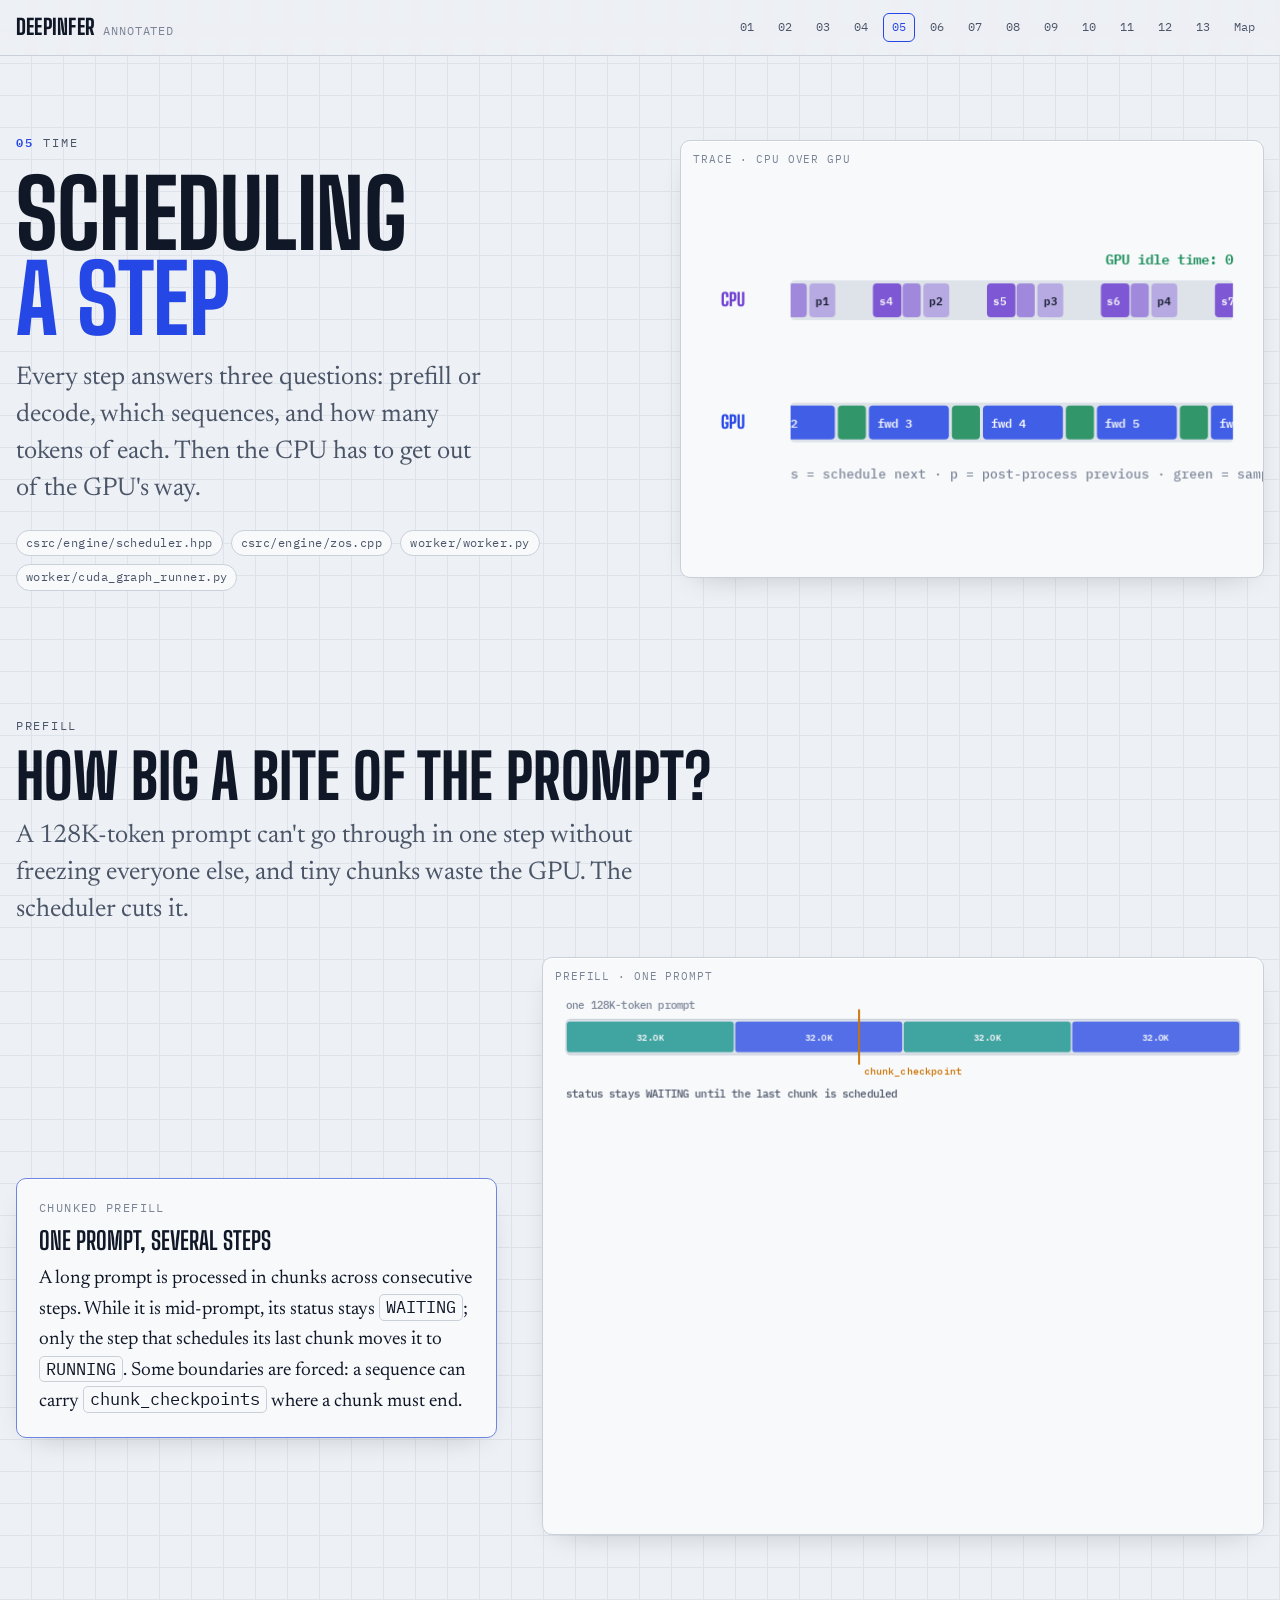
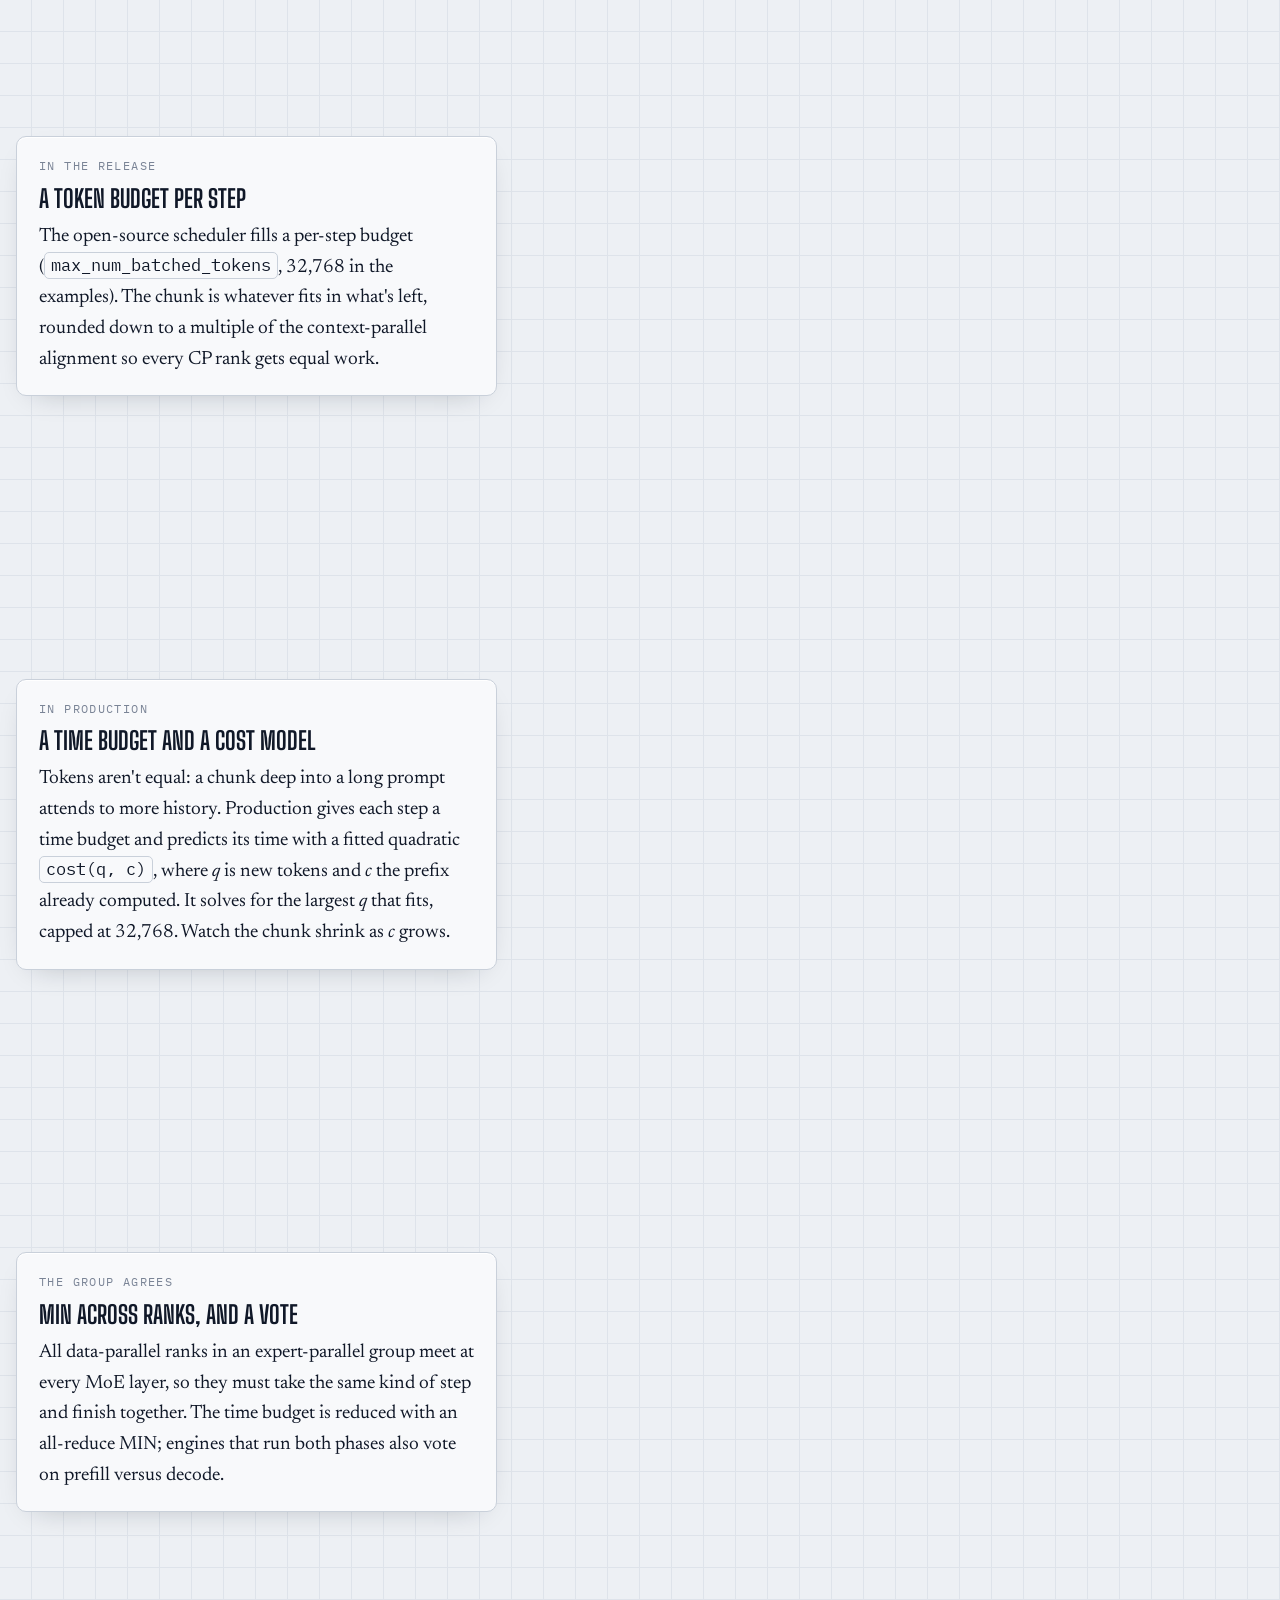
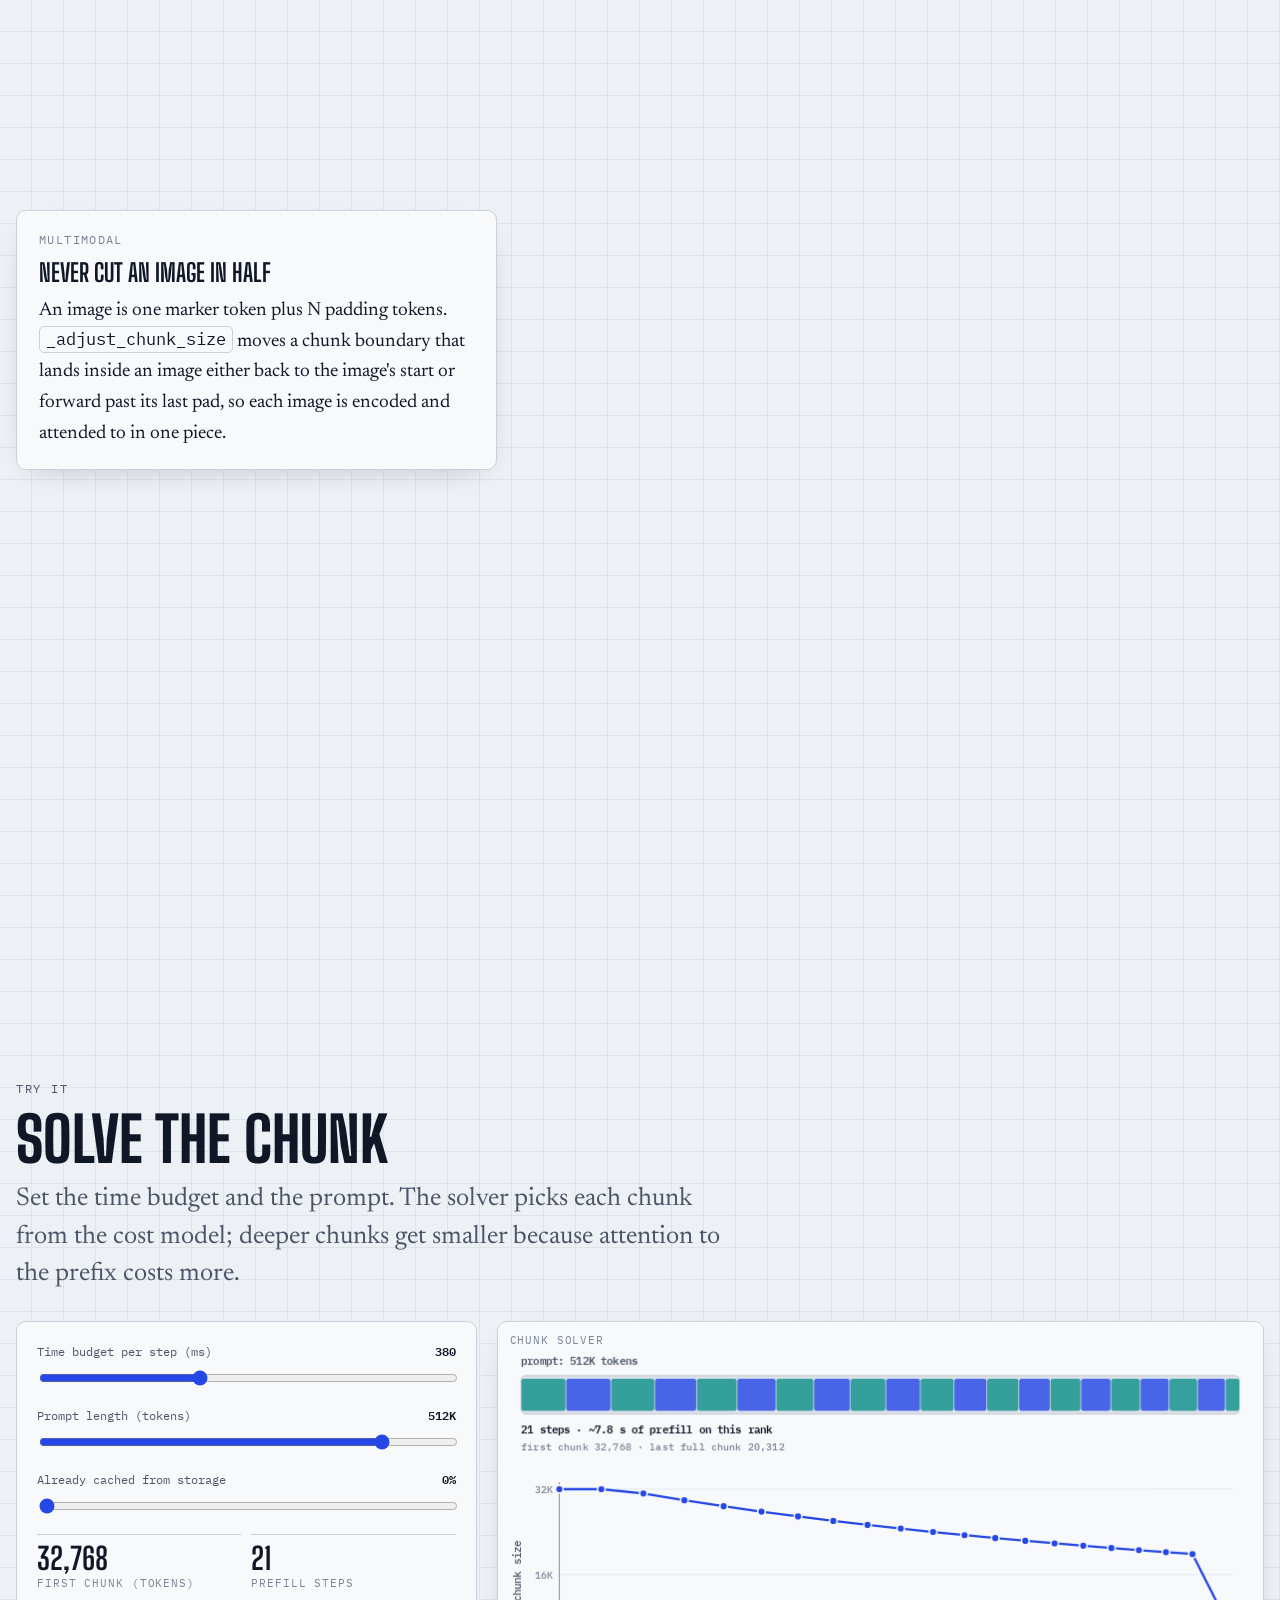
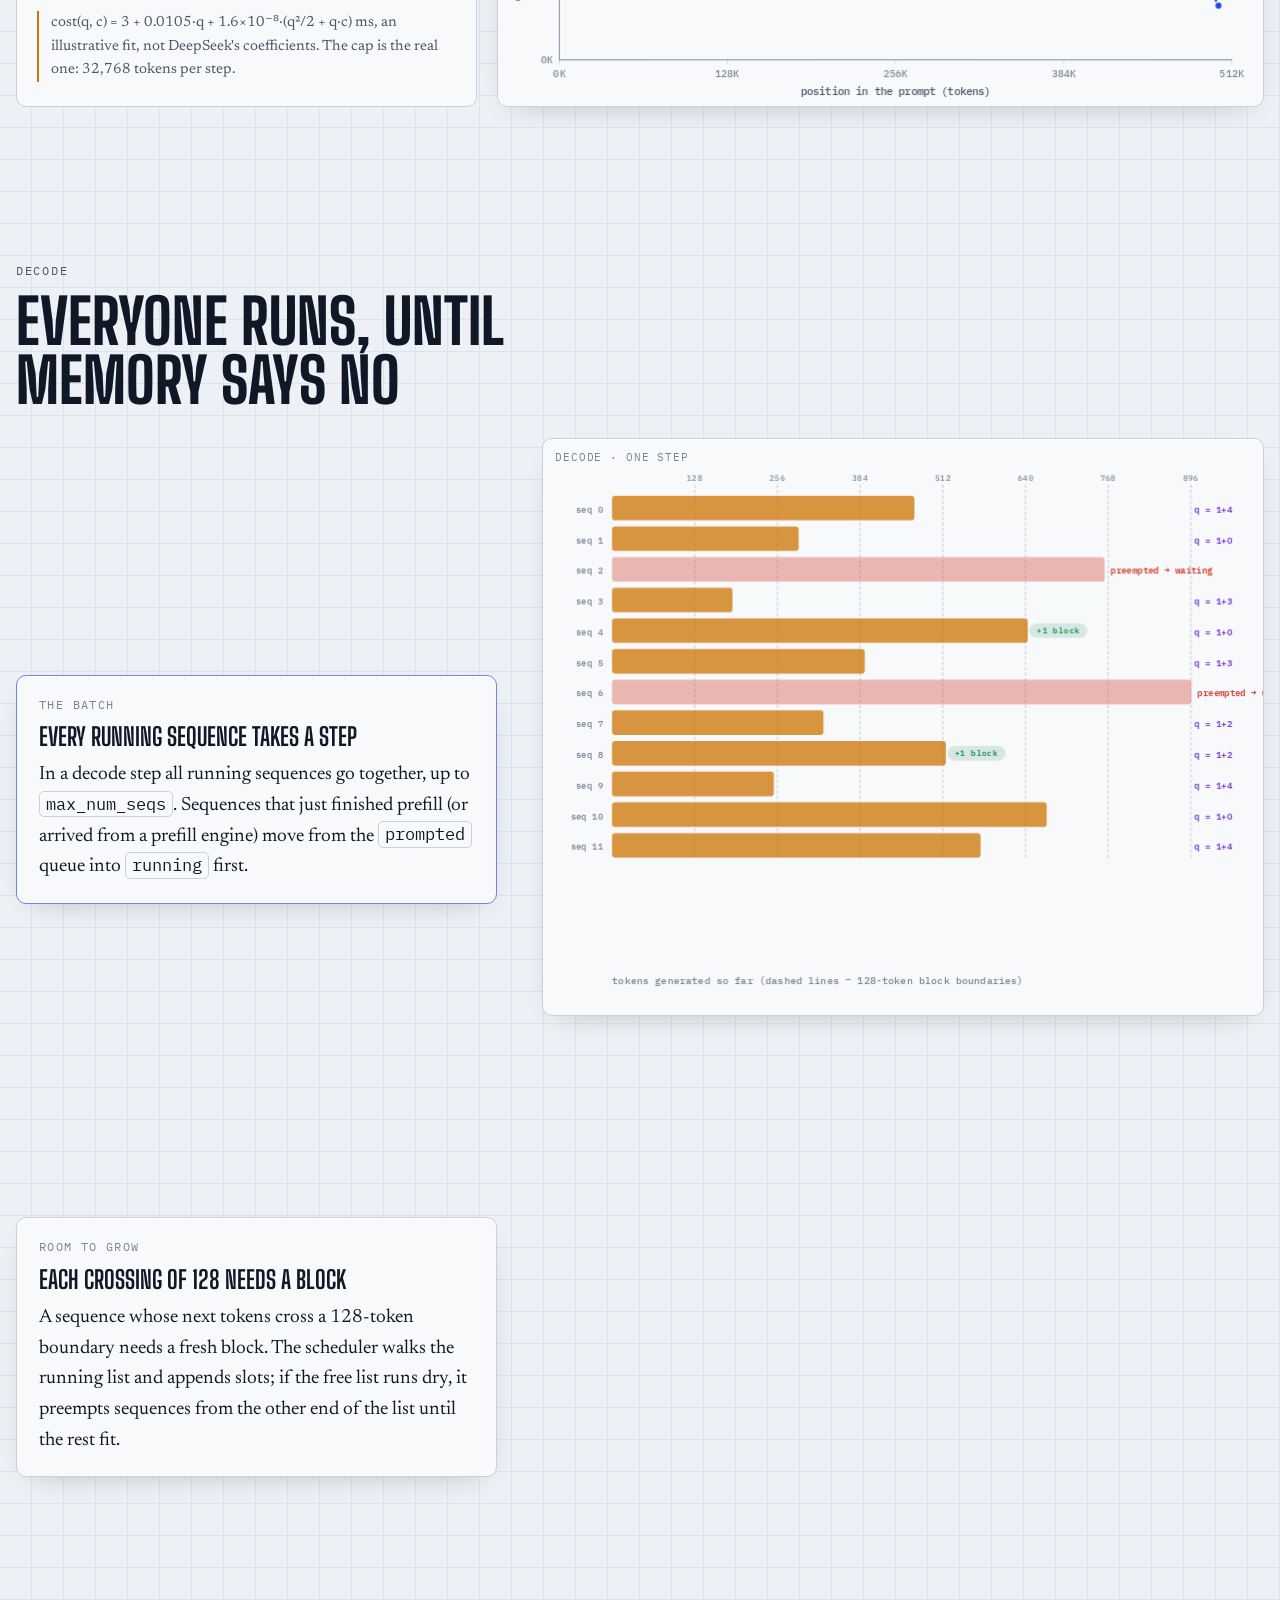
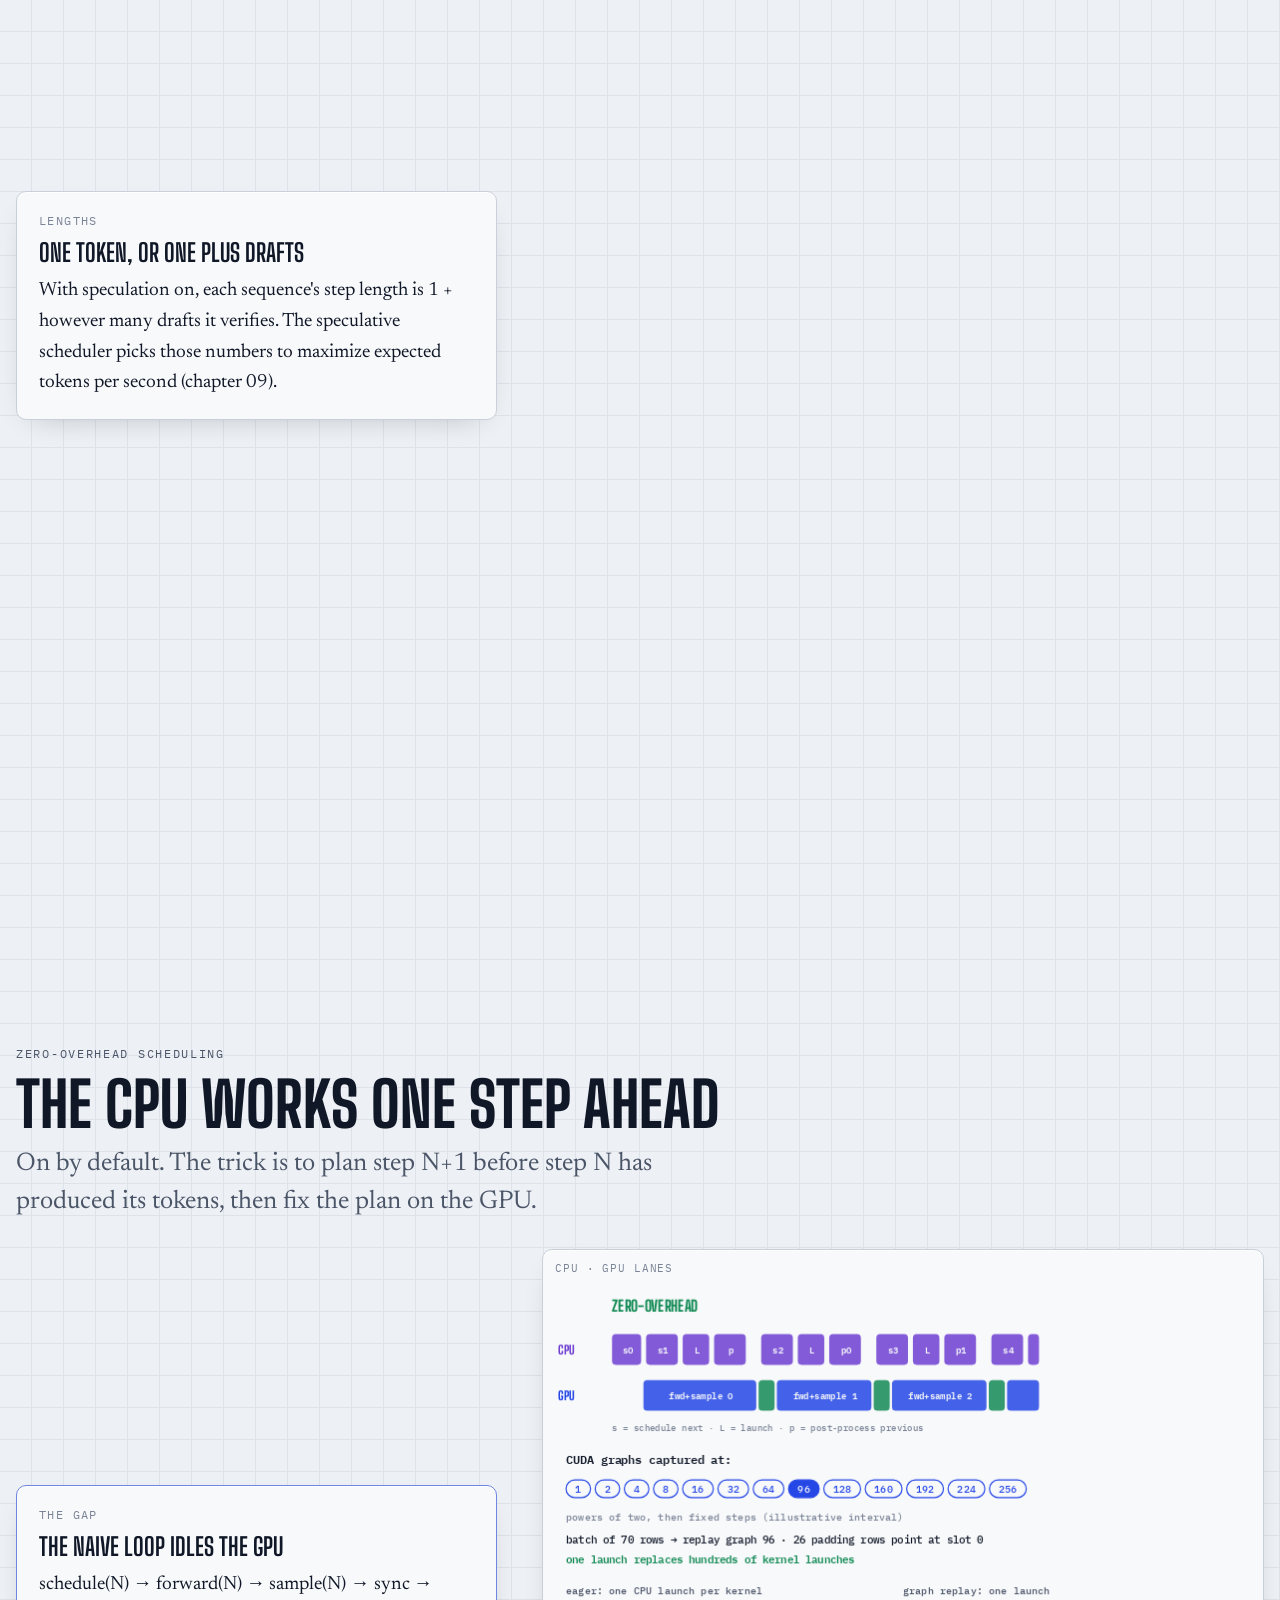
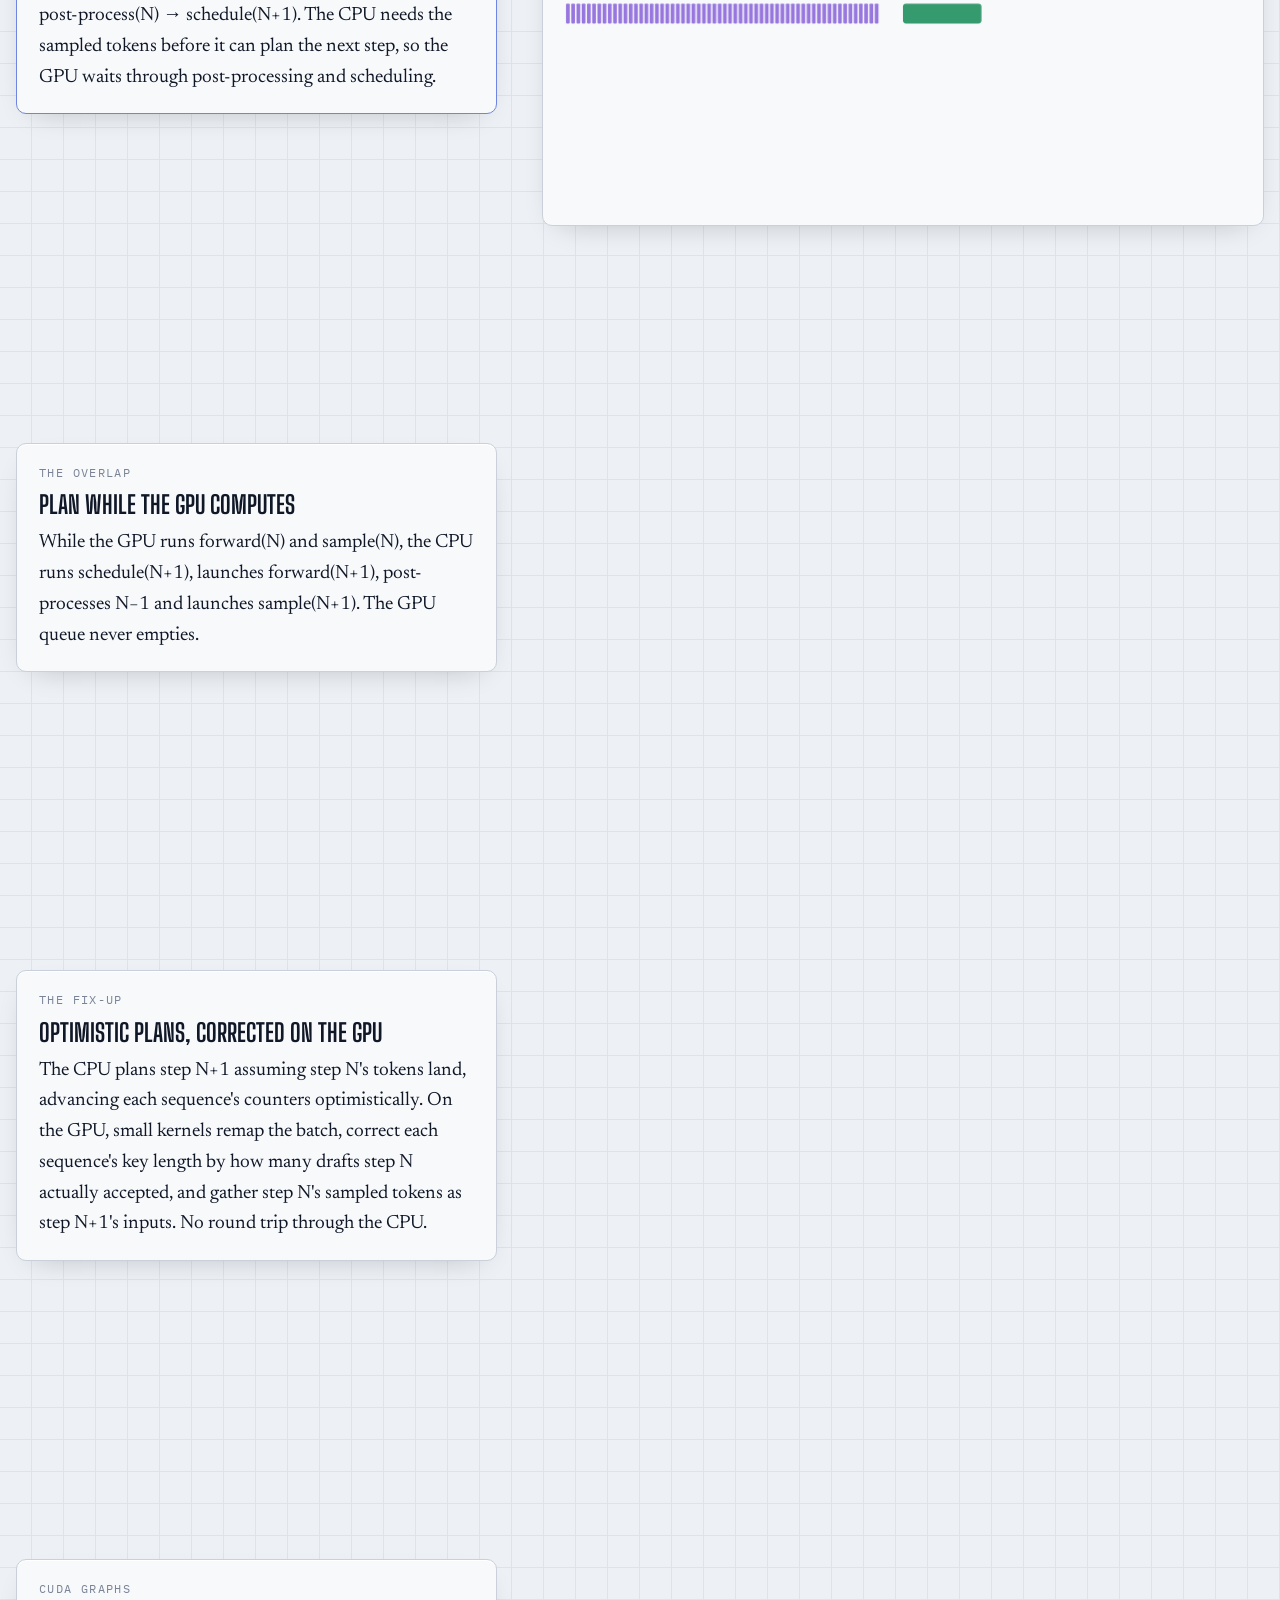
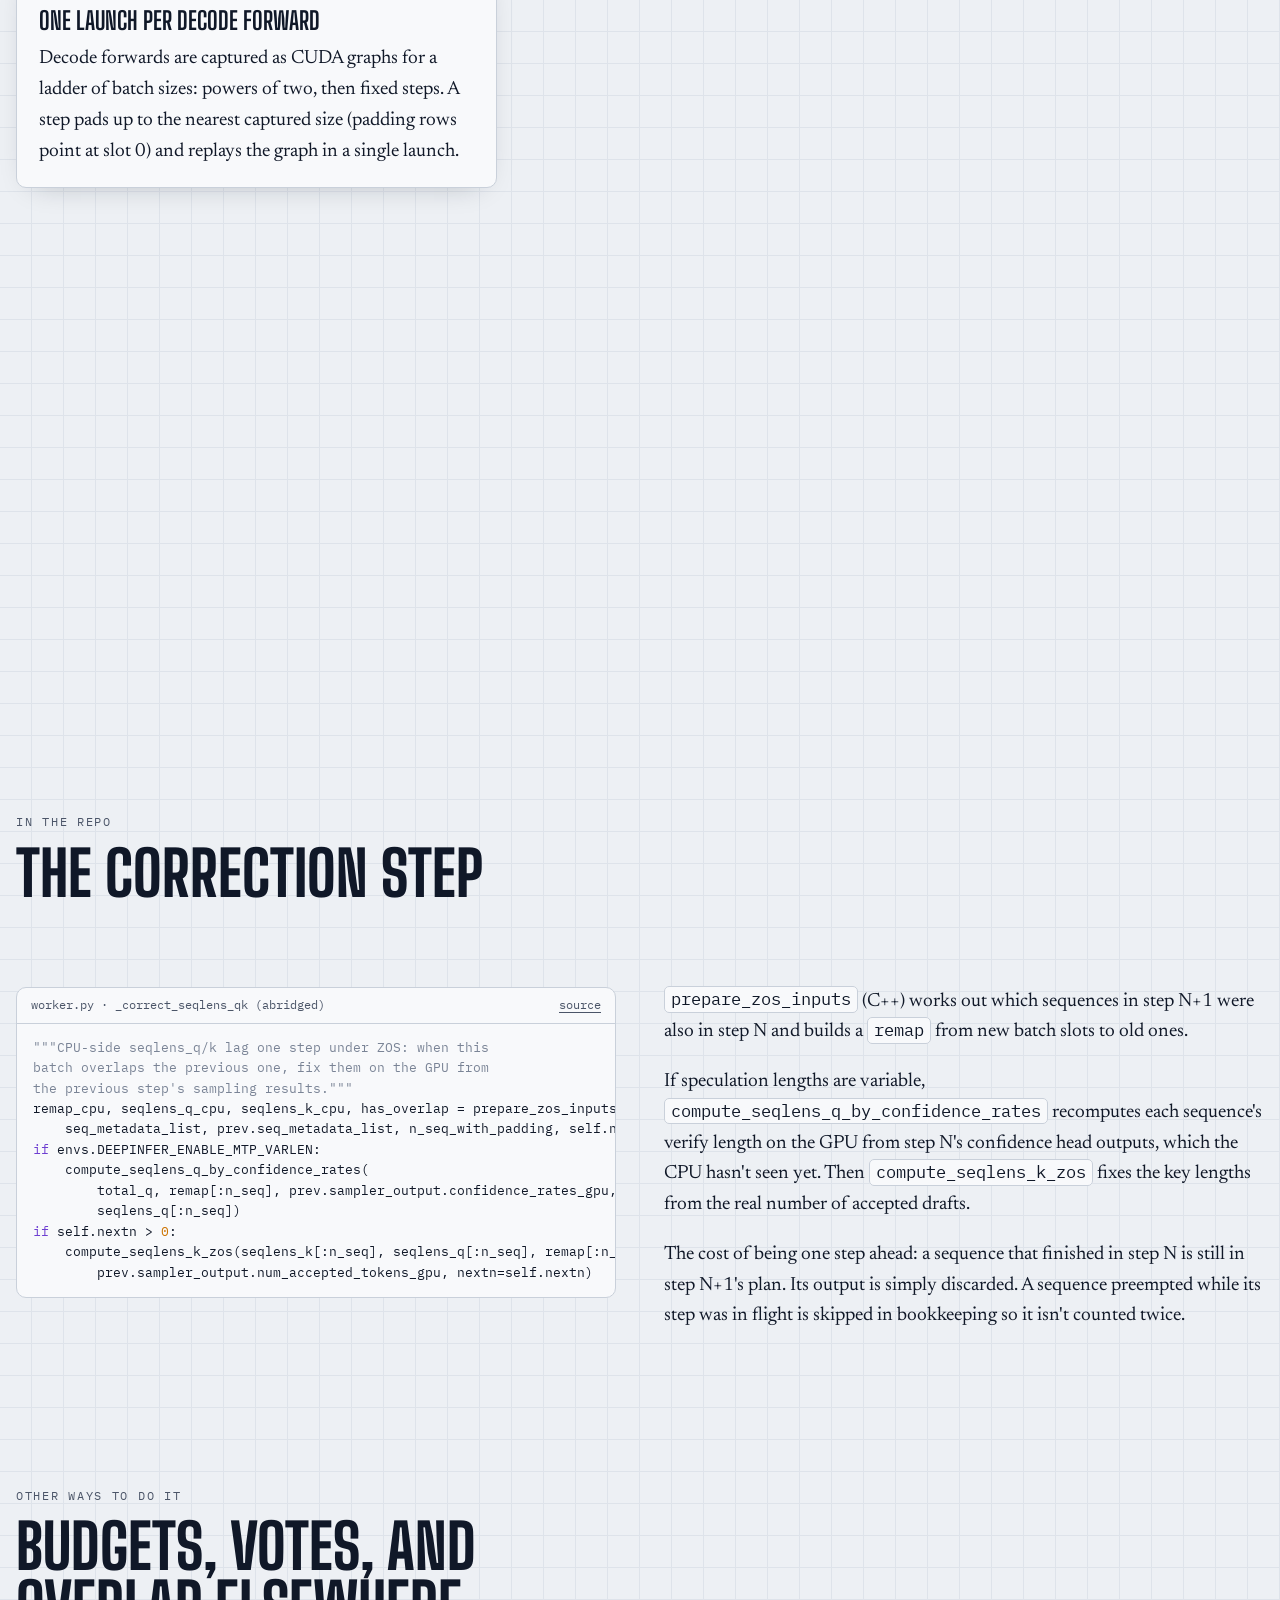
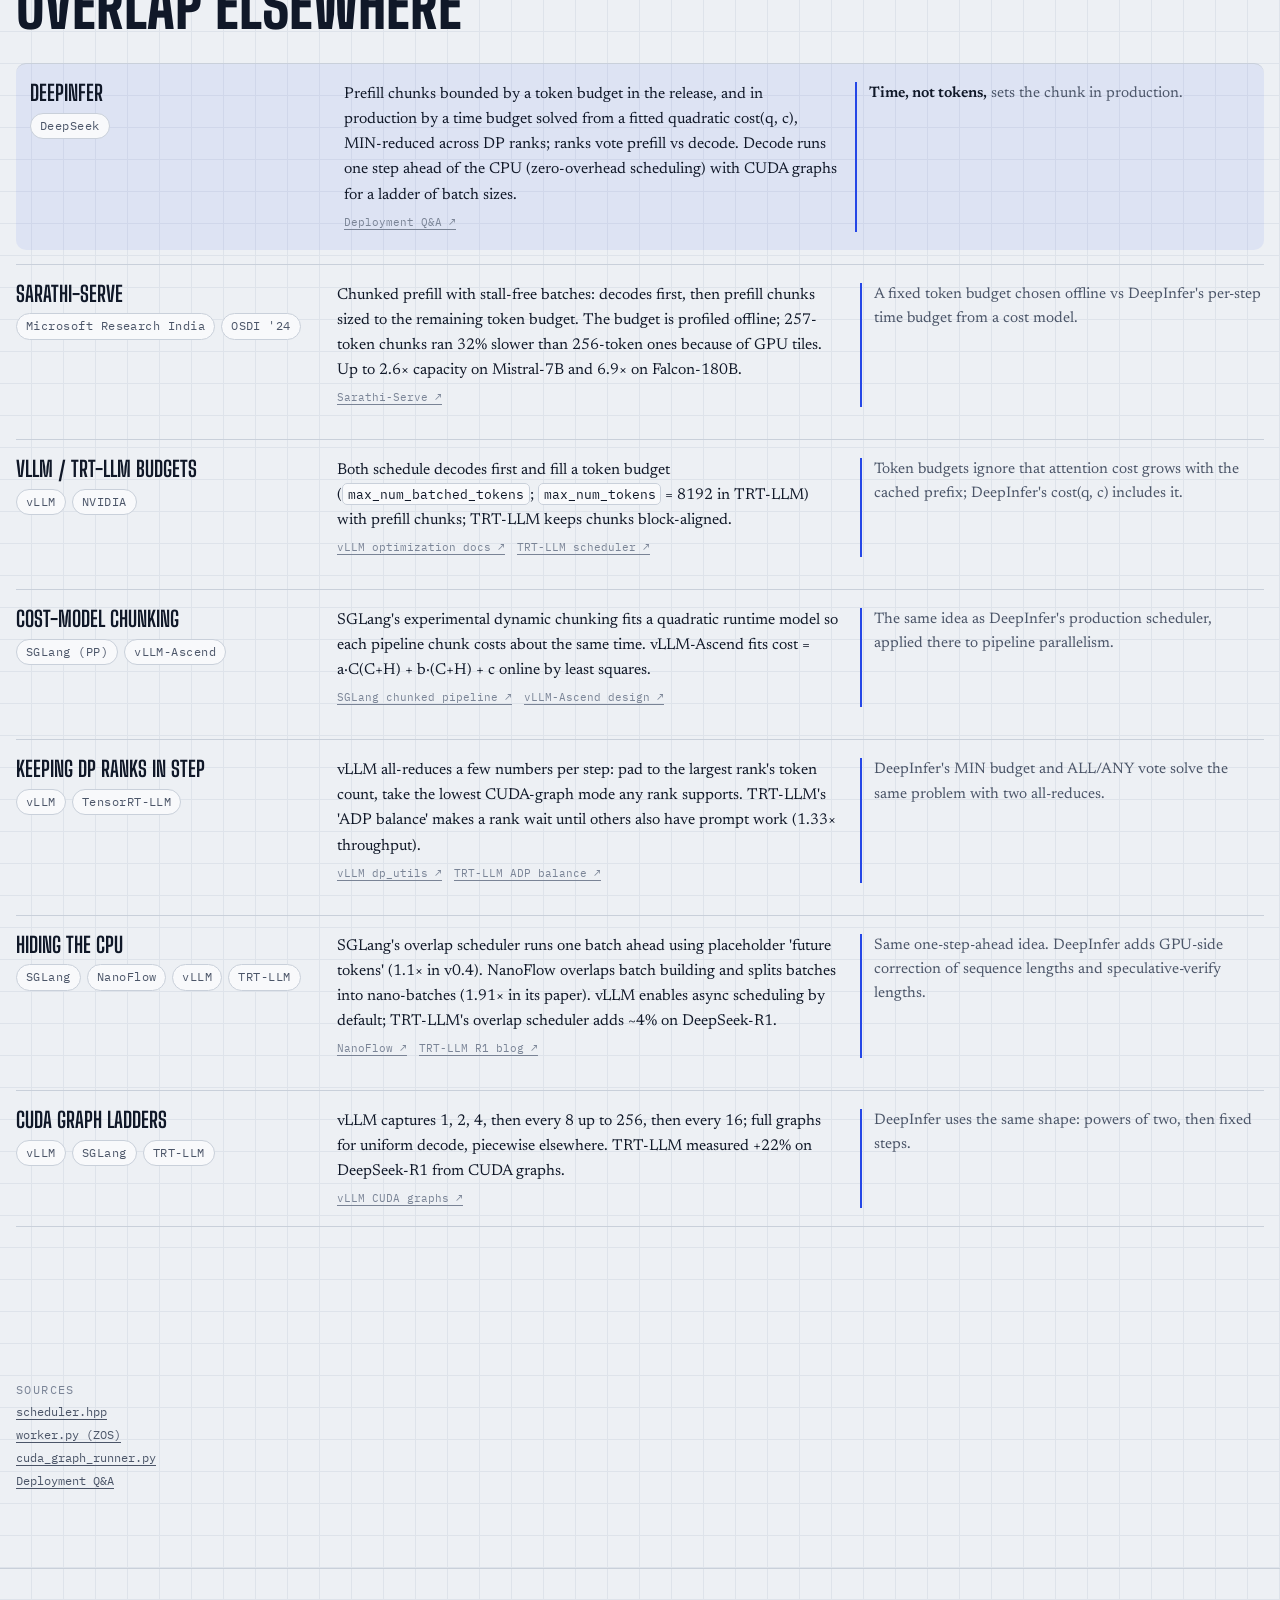
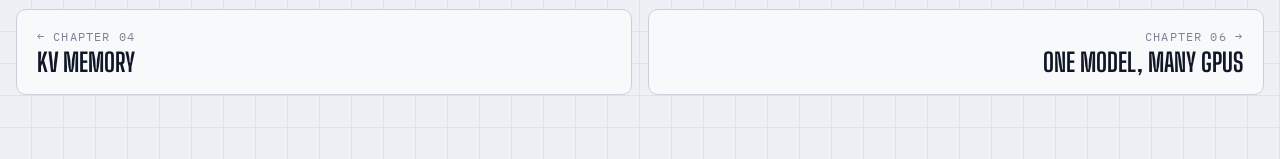
<file: scheduling.html>
<!doctype html>
<html lang="en">
<head>
<meta charset="utf-8">
<meta name="viewport" content="width=device-width, initial-scale=1, viewport-fit=cover">
<title>Scheduling a step · DeepInfer Annotated</title>
<meta name="claude:viewport-fit-sides" content="cover">
<link rel="preconnect" href="https://fonts.googleapis.com">
<link rel="preconnect" href="https://fonts.gstatic.com" crossorigin>
<link rel="stylesheet" href="https://fonts.googleapis.com/css2?family=Big+Shoulders+Display:wght@600;700;800&family=IBM+Plex+Mono:wght@400;500;600&family=Newsreader:ital,opsz,wght@0,6..72,400;0,6..72,500;0,6..72,600;1,6..72,400&display=swap">
<link rel="stylesheet" href="atlas.css">
</head>
<body>
<header class="bar">
  <div class="wrap">
    <a class="brand" href="index.html"><b>DeepInfer</b><span>annotated</span></a>
    <nav aria-label="Chapters">
      <a class="num" href="loop.html" title="The generation loop">01</a>
      <a class="num" href="model.html" title="The model it serves">02</a>
      <a class="num" href="engine.html" title="Anatomy of the engine">03</a>
      <a class="num" href="memory.html" title="KV memory">04</a>
      <a class="num" href="scheduling.html" aria-current="page" title="Scheduling a step">05</a>
      <a class="num" href="parallelism.html" title="One model, many GPUs">06</a>
      <a class="num" href="cluster.html" title="The cluster around it">07</a>
      <a class="num" href="replay.html" title="Bounded replay">08</a>
      <a class="num" href="speculation.html" title="Speculative decoding">09</a>
      <a class="num" href="kernels.html" title="Numbers and kernels">10</a>
      <a class="num" href="sampling.html" title="Sampling, structure, determinism">11</a>
      <a class="num" href="frontdoor.html" title="The front door">12</a>
      <a class="num" href="measure.html" title="Measuring it">13</a>
      <a href="index.html">Map</a>
    </nav>
  </div>
  <div class="progress"></div>
</header>
<main>
  <section class="hero">
    <div class="wrap">
      <div>
        <span class="eyebrow"><span class="n">05</span> Time</span>
        <h1>Scheduling <em>a step</em></h1>
        <p class="dek">Every step answers three questions: prefill or decode, which sequences, and how many tokens of each. Then the CPU has to get out of the GPU's way.</p>
        <div class="files">
          <span class="tag">csrc/engine/scheduler.hpp</span>
          <span class="tag">csrc/engine/zos.cpp</span>
          <span class="tag">worker/worker.py</span>
          <span class="tag">worker/cuda_graph_runner.py</span>
        </div>
      </div>
      <div class="board stage-card" data-stage="trace" data-label="A live profiler-style trace: the CPU lane schedules step N+1 and post-processes step N−1 while the GPU lane runs step N without gaps.">
        <span class="ruler">trace · cpu over gpu</span>
      </div>
    </div>
  </section>

  <section class="section" id="prefill">
    <div class="wrap">
      <header>
        <span class="eyebrow">Prefill</span>
        <h2>How big a bite of the prompt?</h2>
        <p class="lede">A 128K-token prompt can't go through in one step without freezing everyone else, and tiny chunks waste the GPU. The scheduler cuts it.</p>
      </header>
      <div class="scrolly" data-scrolly>
        <div class="beats">
          <div class="beat"><div class="card"><span class="k">Chunked prefill</span><h4>One prompt, several steps</h4><p>A long prompt is processed in chunks across consecutive steps. While it is mid-prompt, its status stays <code>WAITING</code>; only the step that schedules its last chunk moves it to <code>RUNNING</code>. Some boundaries are forced: a sequence can carry <code>chunk_checkpoints</code> where a chunk must end.</p></div></div>
          <div class="beat"><div class="card"><span class="k">In the release</span><h4>A token budget per step</h4><p>The open-source scheduler fills a per-step budget (<code>max_num_batched_tokens</code>, 32,768 in the examples). The chunk is whatever fits in what's left, rounded down to a multiple of the context-parallel alignment so every CP rank gets equal work.</p></div></div>
          <div class="beat"><div class="card"><span class="k">In production</span><h4>A time budget and a cost model</h4><p>Tokens aren't equal: a chunk deep into a long prompt attends to more history. Production gives each step a time budget and predicts its time with a fitted quadratic <code>cost(q, c)</code>, where <i>q</i> is new tokens and <i>c</i> the prefix already computed. It solves for the largest <i>q</i> that fits, capped at 32,768. Watch the chunk shrink as <i>c</i> grows.</p></div></div>
          <div class="beat"><div class="card"><span class="k">The group agrees</span><h4>MIN across ranks, and a vote</h4><p>All data-parallel ranks in an expert-parallel group meet at every MoE layer, so they must take the same kind of step and finish together. The time budget is reduced with an all-reduce MIN; engines that run both phases also vote on prefill versus decode.</p></div></div>
          <div class="beat"><div class="card"><span class="k">Multimodal</span><h4>Never cut an image in half</h4><p>An image is one marker token plus N padding tokens. <code>_adjust_chunk_size</code> moves a chunk boundary that lands inside an image either back to the image's start or forward past its last pad, so each image is encoded and attended to in one piece.</p></div></div>
        </div>
        <div class="stick"><div class="board" data-stage="chunk" data-label="A long prompt bar cut into chunks; a token-budget chunk; a cost curve against a time budget with the solved chunk size shrinking as the cached prefix grows; data-parallel ranks reduced to a shared budget; a chunk boundary moved to an image's start."><span class="ruler">prefill · one prompt</span></div></div>
      </div>
    </div>
  </section>

  <section class="section" id="lab">
    <div class="wrap">
      <header>
        <span class="eyebrow">Try it</span>
        <h2>Solve the chunk</h2>
        <p class="lede">Set the time budget and the prompt. The solver picks each chunk from the cost model; deeper chunks get smaller because attention to the prefix costs more.</p>
      </header>
      <div class="lab">
        <div class="controls" id="chunk-ctl">
          <div class="ctl"><label for="budget">Time budget per step (ms) <output for="budget">380</output></label><input type="range" id="budget" min="60" max="900" step="10" value="380"></div>
          <div class="ctl"><label for="plen">Prompt length (tokens) <output for="plen">512K</output></label><input type="range" id="plen" min="4" max="10" step="1" value="9"></div>
          <div class="ctl"><label for="cached">Already cached from storage <output for="cached">0%</output></label><input type="range" id="cached" min="0" max="90" step="5" value="0"></div>
          <div class="readout">
            <div><b id="c-first">–</b><span>first chunk (tokens)</span></div>
            <div><b id="c-steps">–</b><span>prefill steps</span></div>
          </div>
          <p class="note">cost(q, c) = 3 + 0.0105·q + 1.6×10⁻⁸·(q²/2 + q·c) ms, an illustrative fit, not DeepSeek's coefficients. The cap is the real one: 32,768 tokens per step.</p>
        </div>
        <div class="board" data-stage="solver" data-label="Prompt bar split into the solved chunks, shrinking toward the end, and the cost curve for the current chunk crossing the time budget."><span class="ruler">chunk solver</span></div>
      </div>
    </div>
  </section>

  <section class="section" id="decode">
    <div class="wrap">
      <header>
        <span class="eyebrow">Decode</span>
        <h2>Everyone runs, until memory says no</h2>
      </header>
      <div class="scrolly" data-scrolly>
        <div class="beats">
          <div class="beat"><div class="card"><span class="k">The batch</span><h4>Every running sequence takes a step</h4><p>In a decode step all running sequences go together, up to <code>max_num_seqs</code>. Sequences that just finished prefill (or arrived from a prefill engine) move from the <code>prompted</code> queue into <code>running</code> first.</p></div></div>
          <div class="beat"><div class="card"><span class="k">Room to grow</span><h4>Each crossing of 128 needs a block</h4><p>A sequence whose next tokens cross a 128-token boundary needs a fresh block. The scheduler walks the running list and appends slots; if the free list runs dry, it preempts sequences from the other end of the list until the rest fit.</p></div></div>
          <div class="beat"><div class="card"><span class="k">Lengths</span><h4>One token, or one plus drafts</h4><p>With speculation on, each sequence's step length is 1 + however many drafts it verifies. The speculative scheduler picks those numbers to maximize expected tokens per second (chapter 09).</p></div></div>
        </div>
        <div class="stick"><div class="board" data-stage="dec" data-label="A decode batch: sequences as rows with growing lengths; rows crossing a 128-token boundary request a block; preempted rows drop out; each row's step length shown as 1 plus verified drafts."><span class="ruler">decode · one step</span></div></div>
      </div>
    </div>
  </section>

  <section class="section" id="zos">
    <div class="wrap">
      <header>
        <span class="eyebrow">Zero-overhead scheduling</span>
        <h2>The CPU works one step ahead</h2>
        <p class="lede">On by default. The trick is to plan step N+1 before step N has produced its tokens, then fix the plan on the GPU.</p>
      </header>
      <div class="scrolly" data-scrolly>
        <div class="beats">
          <div class="beat"><div class="card"><span class="k">The gap</span><h4>The naive loop idles the GPU</h4><p>schedule(N) → forward(N) → sample(N) → sync → post-process(N) → schedule(N+1). The CPU needs the sampled tokens before it can plan the next step, so the GPU waits through post-processing and scheduling.</p></div></div>
          <div class="beat"><div class="card"><span class="k">The overlap</span><h4>Plan while the GPU computes</h4><p>While the GPU runs forward(N) and sample(N), the CPU runs schedule(N+1), launches forward(N+1), post-processes N−1 and launches sample(N+1). The GPU queue never empties.</p></div></div>
          <div class="beat"><div class="card"><span class="k">The fix-up</span><h4>Optimistic plans, corrected on the GPU</h4><p>The CPU plans step N+1 assuming step N's tokens land, advancing each sequence's counters optimistically. On the GPU, small kernels remap the batch, correct each sequence's key length by how many drafts step N actually accepted, and gather step N's sampled tokens as step N+1's inputs. No round trip through the CPU.</p></div></div>
          <div class="beat"><div class="card"><span class="k">CUDA graphs</span><h4>One launch per decode forward</h4><p>Decode forwards are captured as CUDA graphs for a ladder of batch sizes: powers of two, then fixed steps. A step pads up to the nearest captured size (padding rows point at slot 0) and replays the graph in a single launch.</p></div></div>
        </div>
        <div class="stick"><div class="board" data-stage="overlap" data-label="CPU and GPU lanes: first a naive loop with hatched idle gaps on the GPU, then overlapped work with no gaps, then the GPU-side correction kernels, then the CUDA graph size ladder."><span class="ruler">cpu · gpu lanes</span></div></div>
      </div>
    </div>
  </section>

  <section class="section" id="code">
    <div class="wrap stack">
      <header>
        <span class="eyebrow">In the repo</span>
        <h2>The correction step</h2>
      </header>
      <div class="split">
        <div class="code">
          <div class="hd"><span>worker.py · _correct_seqlens_qk (abridged)</span><a href="https://github.com/deepseek-ai/DeepInfer/blob/main/deepinfer/worker/worker.py" target="_blank" rel="noopener">source</a></div>
<pre><span class="c">"""CPU-side seqlens_q/k lag one step under ZOS: when this</span>
<span class="c">batch overlaps the previous one, fix them on the GPU from</span>
<span class="c">the previous step's sampling results."""</span>
remap_cpu, seqlens_q_cpu, seqlens_k_cpu, has_overlap = prepare_zos_inputs(
    seq_metadata_list, prev.seq_metadata_list, n_seq_with_padding, self.nextn)
<span class="k">if</span> envs.DEEPINFER_ENABLE_MTP_VARLEN:
    compute_seqlens_q_by_confidence_rates(
        total_q, remap[:n_seq], prev.sampler_output.confidence_rates_gpu,
        seqlens_q[:n_seq])
<span class="k">if</span> self.nextn &gt; <span class="n">0</span>:
    compute_seqlens_k_zos(seqlens_k[:n_seq], seqlens_q[:n_seq], remap[:n_seq],
        prev.sampler_output.num_accepted_tokens_gpu, nextn=self.nextn)</pre>
        </div>
        <div class="prose">
          <p><code>prepare_zos_inputs</code> (C++) works out which sequences in step N+1 were also in step N and builds a <code>remap</code> from new batch slots to old ones.</p>
          <p>If speculation lengths are variable, <code>compute_seqlens_q_by_confidence_rates</code> recomputes each sequence's verify length on the GPU from step N's confidence head outputs, which the CPU hasn't seen yet. Then <code>compute_seqlens_k_zos</code> fixes the key lengths from the real number of accepted drafts.</p>
          <p>The cost of being one step ahead: a sequence that finished in step N is still in step N+1's plan. Its output is simply discarded. A sequence preempted while its step was in flight is skipped in bookkeeping so it isn't counted twice.</p>
        </div>
      </div>
    </div>
  </section>

  <section class="section" id="others">
    <div class="wrap">
      <header>
        <span class="eyebrow">Other ways to do it</span>
        <h2>Budgets, votes, and overlap elsewhere</h2>
      </header>
      <div class="compare" id="alts-scheduling"></div>
    </div>
  </section>

  <section class="section">
    <div class="wrap"><div class="sources" id="sources-scheduling"></div></div>
  </section>

</main>
<nav class="next" aria-label="Chapter navigation">
  <div class="wrap">
    <a href="memory.html"><span>← Chapter 04</span><b>KV memory</b></a>
    <a class="fwd" href="parallelism.html"><span>Chapter 06 →</span><b>One model, many GPUs</b></a>
  </div>
</nav>
<script src="atlas.js"></script>
<script src="alts.js"></script>
<script>
(function () {
  const { ramp, ease, clamp, lerp, rng } = Atlas;
  const cost = (q, c) => 3 + 0.0105 * q + 1.6e-8 * (q * q / 2 + q * c);
  function solveQ(budget, c) {
    const a = 0.8e-8, B = 0.0105 + 1.6e-8 * c, C0 = 3 - budget;
    if (C0 >= 0) return 0;
    const q = (-B + Math.sqrt(B * B - 4 * a * C0)) / (2 * a);
    return Math.min(32768, Math.floor(q));
  }
  function chunksFor(budget, P, start) {
    const out = []; let c = start, guard = 0;
    while (c < P && guard++ < 2000) { const q = Math.min(solveQ(budget, c), P - c); if (q <= 0) break; out.push([c, q]); c += q; }
    return out;
  }

  /* ---------------- hero: live trace ---------------- */
  Atlas.scene("trace", (g, s) => {
    const { W, H } = g;
    const x0 = 110, x1 = W - 30, sc = 52, off = (s.t * 60) % (sc * 2.2);
    const lanes = [["CPU", "cpu", H * 0.32], ["GPU", "compute", H * 0.6]];
    lanes.forEach(([n, c, y]) => { g.text(n, 40, y + 26, { size: 18, font: "display", weight: 800, color: c }); g.rect(x0, y, x1 - x0, 40, { fill: "grid", r: 4 }); });
    g.ctx.save(); g.ctx.beginPath(); g.ctx.rect(x0, 0, x1 - x0, H); g.ctx.clip();
    for (let k = -2; k < 14; k++) {
      const base = x0 + k * sc * 2.2 - off;
      const n = k + Math.floor((s.t * 60) / (sc * 2.2));
      g.rect(base, lanes[1][2] + 3, sc * 1.6 - 3, 34, { fill: "compute", r: 4, a: 0.85 });
      g.text("fwd " + n, base + 8, lanes[1][2] + 25, { size: 12, color: "sheet", weight: 600 });
      g.rect(base + sc * 1.6, lanes[1][2] + 3, sc * 0.6 - 3, 34, { fill: "ok", r: 4, a: 0.85 });
      g.rect(base + 4, lanes[0][2] + 3, sc * 0.55, 34, { fill: "cpu", r: 4, a: 0.85 });
      g.text("s" + (n + 1), base + 10, lanes[0][2] + 25, { size: 11, color: "sheet", weight: 600 });
      g.rect(base + sc * 0.65, lanes[0][2] + 3, sc * 0.35, 34, { fill: "cpu", r: 4, a: 0.55 });
      g.rect(base + sc * 1.05, lanes[0][2] + 3, sc * 0.5, 34, { fill: "cpu", r: 4, a: 0.35 });
      g.text("p" + (n - 1), base + sc * 1.05 + 6, lanes[0][2] + 25, { size: 11, color: "ink", weight: 600 });
    }
    g.ctx.restore();
    g.text("s = schedule next · p = post-process previous · green = sample", x0, H * 0.6 + 76, { size: 13, color: "ink-3" });
    g.text("GPU idle time: 0", x1, H * 0.32 - 16, { size: 14, color: "ok", align: "right", weight: 600 });
  }, { anim: true, restT: 1, zoom: 1.0, minW: 560 });

  /* ---------------- prefill chunking story ---------------- */
  Atlas.scene("chunk", (g, s) => {
    const { W, H, narrow } = g;
    const b = s.b;
    const x0 = 30, x1 = W - 30, by = 80, bh = 46;
    const P = 131072;
    const sx = (v) => x0 + (x1 - x0) * v / P;
    g.text("one 128K-token prompt", x0, by - 14, { size: 14, color: "ink-3" });
    g.rect(x0, by, x1 - x0, bh, { fill: "grid", stroke: "hair", r: 6 });
    // chunk sets by beat
    let chunks;
    if (b < 1.5) chunks = Array.from({ length: 4 }, (_, i) => [i * 32768, 32768]);
    else chunks = chunksFor(380, P, 0);
    const tA = s.at(2);
    const cp = (b < 0.9) ? ramp((s.t % 6), 0, 4) : 1;
    chunks.forEach(([c, q], i) => {
      const done = b < 0.9 ? (i / chunks.length < cp ? 1 : 0.25) : 1;
      g.rect(sx(c) + 1, by + 3, sx(c + q) - sx(c) - 2, bh - 6, { fill: i % 2 ? "compute" : "net", r: 4, a: 0.75 * done });
      if (sx(c + q) - sx(c) > 60) g.text((q / 1024).toFixed(1) + "K", (sx(c) + sx(c + q)) / 2, by + bh / 2 + 5, { size: 12, color: "sheet", align: "center", weight: 600, a: done });
    });
    // beat 0 checkpoint
    const a0 = s.solo(0);
    if (a0 > 0.01) {
      g.line(sx(57000), by - 12, sx(57000), by + bh + 12, { color: "memory", lw: 2.5, a: a0 });
      g.text("chunk_checkpoint", sx(57000) + 6, by + bh + 26, { size: 13, color: "memory", a: a0 });
      g.text("status stays WAITING until the last chunk is scheduled", x0, by + bh + 56, { size: 14, color: "ink-2", a: a0 });
    }
    // beat 1 token budget
    const a1 = s.solo(1);
    if (a1 > 0.01) {
      g.dim(sx(0), sx(32768), by + bh + 20, "max_num_batched_tokens = 32,768", { color: "compute", a: a1, size: 13 });
      const cy = by + bh + 80;
      g.text("chunk = min(remaining, budget − tokens already in this step), rounded down to the CP alignment", x0, cy, { size: 14, color: "ink-2", a: a1 });
      for (let k = 0; k < 8; k++) g.rect(x0 + k * 48, cy + 24, 42, 30, { fill: "compute", r: 4, a: a1 * 0.6 });
      g.text("CP ranks · equal shares", x0 + 8 * 48 + 10, cy + 45, { size: 13, color: "ink-3", a: a1 });
    }
    // beat 2: cost curve with moving c
    const a2 = s.solo(2);
    if (a2 > 0.01) {
      const gx0 = narrow ? 70 : 100, gx1 = narrow ? W - 40 : W * 0.62, gy0 = by + bh + 70, gy1 = H - 80;
      const qmax = 40000, tmax = 900;
      const csweep = ((s.t * 0.12) % 1) * 600000;
      const qx = (q) => gx0 + (gx1 - gx0) * q / qmax, ty = (t) => gy1 - (gy1 - gy0) * t / tmax;
      g.line(gx0, gy1, gx1, gy1, { color: "ink-3", a: a2 }); g.line(gx0, gy0, gx0, gy1, { color: "ink-3", a: a2 });
      g.text("new tokens q", (gx0 + gx1) / 2, gy1 + 30, { size: 13, color: "ink-2", align: "center", a: a2 });
      g.text("step ms", gx0 - 10, gy0 - 8, { size: 13, color: "ink-2", a: a2 });
      [0, 200000, 400000].forEach((c, k) => {
        const pts = []; for (let q = 0; q <= qmax; q += 1000) pts.push([qx(q), ty(Math.min(tmax, cost(q, c)))]);
        g.poly(pts, { color: "compute", lw: 1.4, a: a2 * 0.35 });
        g.text(`c=${c / 1000}K`, qx(qmax) - 4, ty(Math.min(tmax, cost(qmax, c))) - 6, { size: 11, color: "ink-3", align: "right", a: a2 });
      });
      const pts = []; for (let q = 0; q <= qmax; q += 500) pts.push([qx(q), ty(Math.min(tmax, cost(q, csweep)))]);
      g.poly(pts, { color: "compute", lw: 3, a: a2 });
      g.line(gx0, ty(380), gx1, ty(380), { color: "cpu", lw: 2, dash: [8, 6], a: a2 });
      g.text("time budget 380 ms", gx0 + 6, ty(380) - 8, { size: 13, color: "cpu", a: a2 });
      g.line(qx(32768), gy0, qx(32768), gy1, { color: "bad", lw: 1.5, dash: [3, 5], a: a2 });
      g.text("cap 32,768", qx(32768) + 4, gy0 + 12, { size: 12, color: "bad", a: a2 });
      const qs = solveQ(380, csweep);
      g.circle(qx(qs), ty(cost(qs, csweep)), 8, { fill: "ok", stroke: "sheet", lw: 2, a: a2 });
      g.text(`c = ${(csweep / 1024).toFixed(0)}K → q* = ${qs.toLocaleString()}`, narrow ? gx0 : gx1 + 24, narrow ? gy0 - 26 : (gy0 + gy1) / 2, { size: 16, color: "ok", weight: 600, a: a2 });
      if (!narrow) g.text("deeper in the prompt,", gx1 + 24, (gy0 + gy1) / 2 + 26, { size: 13, color: "ink-2", a: a2 });
      if (!narrow) g.text("the same budget buys fewer tokens", gx1 + 24, (gy0 + gy1) / 2 + 44, { size: 13, color: "ink-2", a: a2 });
    }
    // beat 3: DP min
    const a3 = s.solo(3);
    if (a3 > 0.01) {
      const y0 = by + bh + 60, rows = 4, u = ease(((s.t % 4) - 1) / 1.2);
      const budgets = [0.82, 0.63, 0.94, 0.71];
      budgets.forEach((v, i) => {
        const y = y0 + i * 56, w = (x1 - x0 - 120) * lerp(v, 0.63, u);
        g.text("rank " + i, x0, y + 24, { size: 14, color: "ink-2", a: a3 });
        g.rect(x0 + 80, y + 4, x1 - x0 - 120, 30, { fill: "grid", r: 6, a: a3 });
        g.rect(x0 + 80, y + 4, w, 30, { fill: "cpu", r: 6, a: a3 * 0.8 });
      });
      g.chip(x0 + 80, y0 + rows * 56 + 24, "all-reduce MIN → one budget for the group", "cpu", { a: a3, size: 14 });
      g.chip(x0 + 80, y0 + rows * 56 + 64, "ALL / ANY vote: prefill or decode", "net", { a: a3, size: 14 });
    }
    // beat 4: image boundary
    const a4 = s.at(4);
    if (a4 > 0.01) {
      const y0 = by + bh + 70, w = x1 - x0;
      const tok = 40, tw_ = w / tok;
      const imgStart = 18, imgEnd = 30;
      const u = ease(((s.t % 4) - 1.2) / 0.8);
      const cut = lerp(24, imgStart, u);
      for (let i = 0; i < tok; i++) {
        const isImg = i >= imgStart && i < imgEnd;
        g.rect(x0 + i * tw_ + 1, y0, tw_ - 2, 40, { fill: isImg ? "cpu" : "grid", r: 3, a: a4 * (i < cut ? 1 : 0.55) });
      }
      g.text("IMG", x0 + (imgStart + 0.5) * tw_, y0 + 25, { size: 11, color: "sheet", weight: 700, align: "center", a: a4 });
      g.line(x0 + cut * tw_, y0 - 16, x0 + cut * tw_, y0 + 56, { color: "bad", lw: 3, a: a4 });
      g.text(u < 0.5 ? "budget ends inside the image" : "boundary moved to the image's start", x0 + cut * tw_ + 8, y0 + 76, { size: 14, color: u < 0.5 ? "bad" : "ok", weight: 600, a: a4 });
      g.text("image = 1 marker token + N pad tokens", x0, y0 + 120, { size: 13, color: "ink-3", a: a4 });
    }
  }, { anim: true, restT: 2.5 });

  /* ---------------- solver lab ---------------- */
  Atlas.scene("solver", (g, s) => {
    const st = s.state; if (st.budget === undefined) return;
    const P = 1024 * Math.pow(2, st.plen);
    const start = Math.floor(P * st.cached / 100 / 128) * 128;
    const ch = chunksFor(st.budget, P, start);
    document.getElementById("c-first").textContent = ch.length ? ch[0][1].toLocaleString() : "0";
    document.getElementById("c-steps").textContent = ch.length ? String(ch.length) : "budget too small";
    const { W, H } = g;
    const x0 = 30, x1 = W - 30, by = 70, bh = 50;
    const sx = (v) => x0 + (x1 - x0) * v / P;
    g.text("prompt: " + (P / 1024) + "K tokens", x0, by - 14, { size: 14, color: "ink-2", weight: 600 });
    g.rect(x0, by, x1 - x0, bh, { fill: "grid", stroke: "hair", r: 6 });
    if (start > 0) { g.rect(x0, by, sx(start) - x0, bh, { fill: "ok", r: 6, a: 0.7 }); g.text("cached", x0 + 8, by + bh / 2 + 5, { size: 13, color: "sheet", weight: 600 }); }
    ch.forEach(([c, q], i) => g.rect(sx(c) + 0.5, by + 4, Math.max(1, sx(c + q) - sx(c) - 1), bh - 8, { fill: i % 2 ? "compute" : "net", r: 3, a: 0.8 }));
    const total = ch.reduce((acc, [c, q]) => acc + cost(q, c), 0);
    g.text(`${ch.length} steps · ~${(total / 1000).toFixed(1)} s of prefill on this rank`, x0, by + bh + 26, { size: 14, color: "ink", weight: 600 });
    if (ch.length) g.text(`first chunk ${ch[0][1].toLocaleString()} · last full chunk ${ch[Math.max(0, ch.length - 2)][1].toLocaleString()}`, x0, by + bh + 48, { size: 13, color: "ink-3" });
    // chunk size vs position chart
    const gx0 = 80, gx1 = W - 40, gy0 = by + bh + 90, gy1 = H - 60;
    g.chart({ x0: gx0, y0: gy0, x1: gx1, y1: gy1, xmax: P / 1024, ymax: 34000, xticks: [0, P / 4096, P / 2048, (3 * P) / 4096, P / 1024].map(Math.round), yticks: [0, 16384, 32768], fy: (v) => (v / 1024) + "K", fx: (v) => v + "K",
      xlabel: "position in the prompt (tokens)", ylabel: "chunk size", series: [{ pts: ch.map(([c, q]) => [c / 1024, q]), color: "compute", dots: ch.length < 40 }], tsize: 13, ylabelOff: 50 });
  }, { controls: "chunk-ctl", format: (id, v) => id === "plen" ? (Math.pow(2, v) >= 1024 ? Math.pow(2, v) / 1024 + "M" : Math.pow(2, v) + "K") : id === "cached" ? v + "%" : String(v) });

  /* ---------------- decode batch ---------------- */
  Atlas.scene("dec", (g, s) => {
    const { W, H } = g;
    const x0 = 90, x1 = W - 40, n = 12, top = 70, rh = Math.min(40, (H - 170) / n);
    const lens = [3.6, 2.2, 5.9, 1.4, 4.97, 3.0, 6.95, 2.5, 3.98, 1.9, 5.2, 4.4]; // in units of 128 tokens
    const maxU = 7.5, sx = (u) => x0 + (x1 - x0) * u / maxU;
    for (let k = 1; k < maxU; k++) { g.line(sx(k), top - 10, sx(k), top + n * rh, { color: "hair", dash: [3, 4] }); g.text(String(k * 128), sx(k), top - 16, { size: 11, color: "ink-3", align: "center" }); }
    const pre = s.at(1), spec = s.at(2);
    const R = rng(4);
    lens.forEach((L, i) => {
      const y = top + i * rh;
      const grow = L + 0.06 * ((s.t * 2) % 1);
      const crosses = Math.floor(L + 0.06) > Math.floor(L);
      const victim = pre > 0.5 && (i === 6 || i === 2);
      g.text("seq " + i, x0 - 12, y + rh * 0.65, { size: 12, color: "ink-3", align: "right" });
      g.rect(x0, y + 4, sx(grow) - x0, rh - 8, { fill: victim ? "bad" : "memory", r: 4, a: victim ? 0.35 : 0.75 });
      if (crosses && !victim) g.chip(sx(L) + 8, y + rh / 2, "+1 block", "ok", { size: 11, a: s.at(1) });
      if (victim) g.text("preempted → waiting", sx(grow) + 8, y + rh * 0.65, { size: 12, color: "bad", weight: 600, a: pre });
      if (spec > 0.01 && !victim) { const k = 1 + Math.floor(R() * 5); g.text(`q = 1+${k - 1}`, x1, y + rh * 0.65, { size: 12, color: "cpu", align: "right", weight: 600, a: spec }); }
    });
    g.text("tokens generated so far (dashed lines = 128-token block boundaries)", x0, H - 40, { size: 13, color: "ink-3" });
  }, { anim: true, restT: 1 });

  /* ---------------- overlap / ZOS ---------------- */
  function blocks(g, y, list, x0, sc, cur, h) {
    list.forEach(([st, ln, kind, lab]) => {
      if (st >= cur) return;
      const vis = Math.min(ln, cur - st), x = x0 + st * sc;
      if (kind === "idle") { g.hatch(x, y, vis * sc, h, { color: "bad" }); if (vis >= ln * 0.8) g.text("idle", x + ln * sc / 2, y + h / 2 + 5, { size: 12, color: "bad", align: "center", weight: 600 }); return; }
      const c = kind === "cpu" ? "cpu" : kind === "fix" ? "ok" : "compute";
      g.rect(x, y, vis * sc - 3, h, { fill: c, r: 5, a: 0.85 });
      if (vis >= ln * 0.85 && lab) g.text(lab, x + ln * sc / 2, y + h / 2 + 5, { size: 12, color: "sheet", align: "center", weight: 600 });
    });
  }
  Atlas.scene("overlap", (g, s) => {
    const { W, H, narrow } = g;
    const x0 = narrow ? 60 : 90, x1 = W - 30, h = 40;
    const cur = 12 * clamp(((s.t % 7) / 5));
    const sc = (x1 - x0) / 12;
    const a0 = s.swapOut(1);
    const yC = 110, yG = 170;
    const lane = (y, n, c, a) => { g.text(n, 20, y + 26, { size: 16, font: "display", weight: 800, color: c, a }); };
    if (a0 > 0.01) {
      g.ctx.save(); g.ctx.globalAlpha = a0;
      lane(yC, "CPU", "cpu", 1); lane(yG, "GPU", "compute", 1);
      g.text("NAIVE", x0, 80, { size: 20, font: "display", weight: 800, color: "bad" });
      const cpu = [], gpu = []; let t = 0;
      for (let n = 0; n < 3; n++) { cpu.push([t, 0.8, "cpu", "sched " + n]); gpu.push([t, 0.8, "idle"]); t += 0.8; gpu.push([t, 2.2, "gpu", "fwd+sample " + n]); t += 2.2; cpu.push([t, 0.8, "cpu", "post " + n]); gpu.push([t, 0.8, "idle"]); t += 0.8; }
      blocks(g, yC, cpu, x0, sc, cur, h); blocks(g, yG, gpu, x0, sc, cur, h);
      g.ctx.restore();
    }
    const ov = s.swapIn(1);
    if (ov > 0.01) {
      const a = ov;
      g.ctx.save(); g.ctx.globalAlpha = a;
      lane(yC, "CPU", "cpu", 1); lane(yG, "GPU", "compute", 1);
      g.text("ZERO-OVERHEAD", x0, 80, { size: 20, font: "display", weight: 800, color: "ok" });
      const fix = s.at(2);
      const cpu = [[0, 0.6, "cpu", "s0"]], gpu = [];
      for (let n = 0; n < 5; n++) {
        const st = 0.6 + n * 2.2;
        if (fix > 0.3 && n > 0) { gpu.push([st, 0.35, "fix", ""]); gpu.push([st + 0.35, 1.85, "gpu", "fwd+sample " + n]); }
        else gpu.push([st, 2.2, "gpu", "fwd+sample " + n]);
        cpu.push([st + 0.05, 0.65, "cpu", "s" + (n + 1)]); cpu.push([st + 0.75, 0.55, "cpu", "L"]); cpu.push([st + 1.35, 0.65, "cpu", n ? "p" + (n - 1) : "p"]);
      }
      blocks(g, yC, cpu, x0, sc, cur, h); blocks(g, yG, gpu, x0, sc, cur, h);
      g.text("s = schedule next · L = launch · p = post-process previous", x0, yG + 66, { size: 12, color: "ink-3" });
      g.ctx.restore();
    }
    // correction detail
    const fx = s.solo(2);
    if (fx > 0.01) {
      const y = 270;
      [["remap", "match step N+1 slots to step N"], ["fix k-lengths", "+ drafts actually accepted"], ["gather inputs", "step N's sampled tokens"], ["varlen q", "verify lengths from confidence"]].forEach(([k, v], i) => {
        const x = 30 + (i % 2) * (W - 60) / 2, yy = y + Math.floor(i / 2) * 76;
        g.box(x, yy, (W - 80) / 2, 62, { color: "ok", a: fx, title: k, sub: v, tsize: 16, tfont: "mono", tweight: 600, ssize: 12 });
      });
      g.text("green slivers on the GPU lane: small TileLang kernels, no CPU round trip", 30, y + 176, { size: 13, color: "ok", a: fx });
    }
    const ga = s.at(3);
    if (ga > 0.01) {
      const y = 280;
      g.text("CUDA graphs captured at:", 30, y, { size: 15, color: "ink", weight: 600, a: ga });
      let x = 30;
      const sizes = [1, 2, 4, 8, 16, 32, 64, 96, 128, 160, 192, 224, 256];
      sizes.forEach((sz) => { const sel = sz === 96; const w = g.pill(x, y + 32, String(sz), { size: 13, a: ga, color: sel ? "sheet" : "compute", fill: sel ? "compute" : "sheet", stroke: "compute" }); x += w + 6; if (x > W - 80) x = 30; });
      g.text("powers of two, then fixed steps (illustrative interval)", 30, y + 74, { size: 13, color: "ink-3", a: ga });
      g.text("batch of 70 rows → replay graph 96 · 26 padding rows point at slot 0", 30, y + 104, { size: 14, color: "ink", a: ga });
      g.text("one launch replaces hundreds of kernel launches", 30, y + 130, { size: 14, color: "ok", a: ga, weight: 600 });
      const ky = y + 170, kw = (W - 120) / 2;
      g.text("eager: one CPU launch per kernel", 30, ky, { size: 13, color: "ink-2", a: ga });
      for (let k = 0; k < 60; k++) { g.rect(30 + k * (kw / 60), ky + 12, kw / 60 - 2, 26, { fill: "cpu", r: 1, a: ga * 0.7 }); }
      g.text("graph replay: one launch", 60 + kw, ky, { size: 13, color: "ink-2", a: ga });
      g.rect(60 + kw, ky + 12, kw * 0.25, 26, { fill: "ok", r: 4, a: ga * 0.85 });
    }
  }, { anim: true, restT: 6 });
})();

</script>
<script>AtlasAlts.render("alts-scheduling", "sources-scheduling", "scheduling");</script>
</body>
</html>
</file>
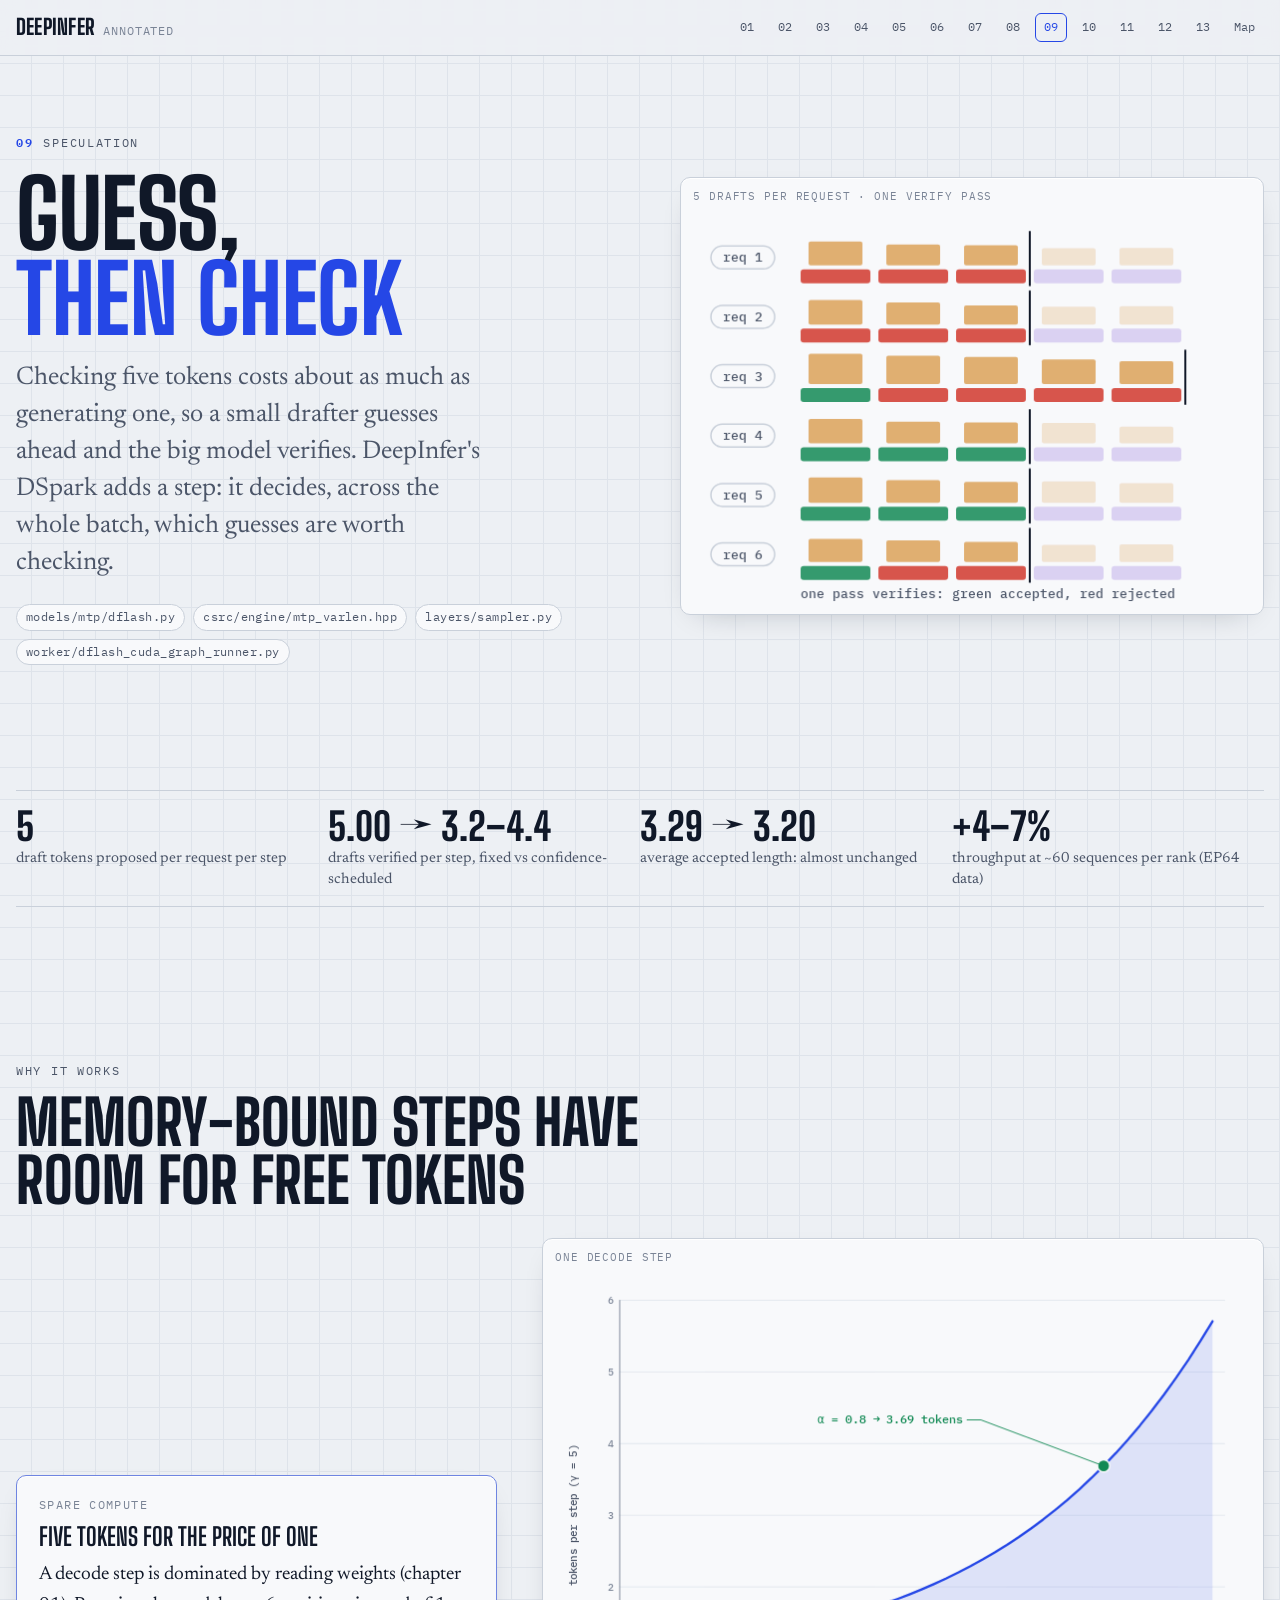
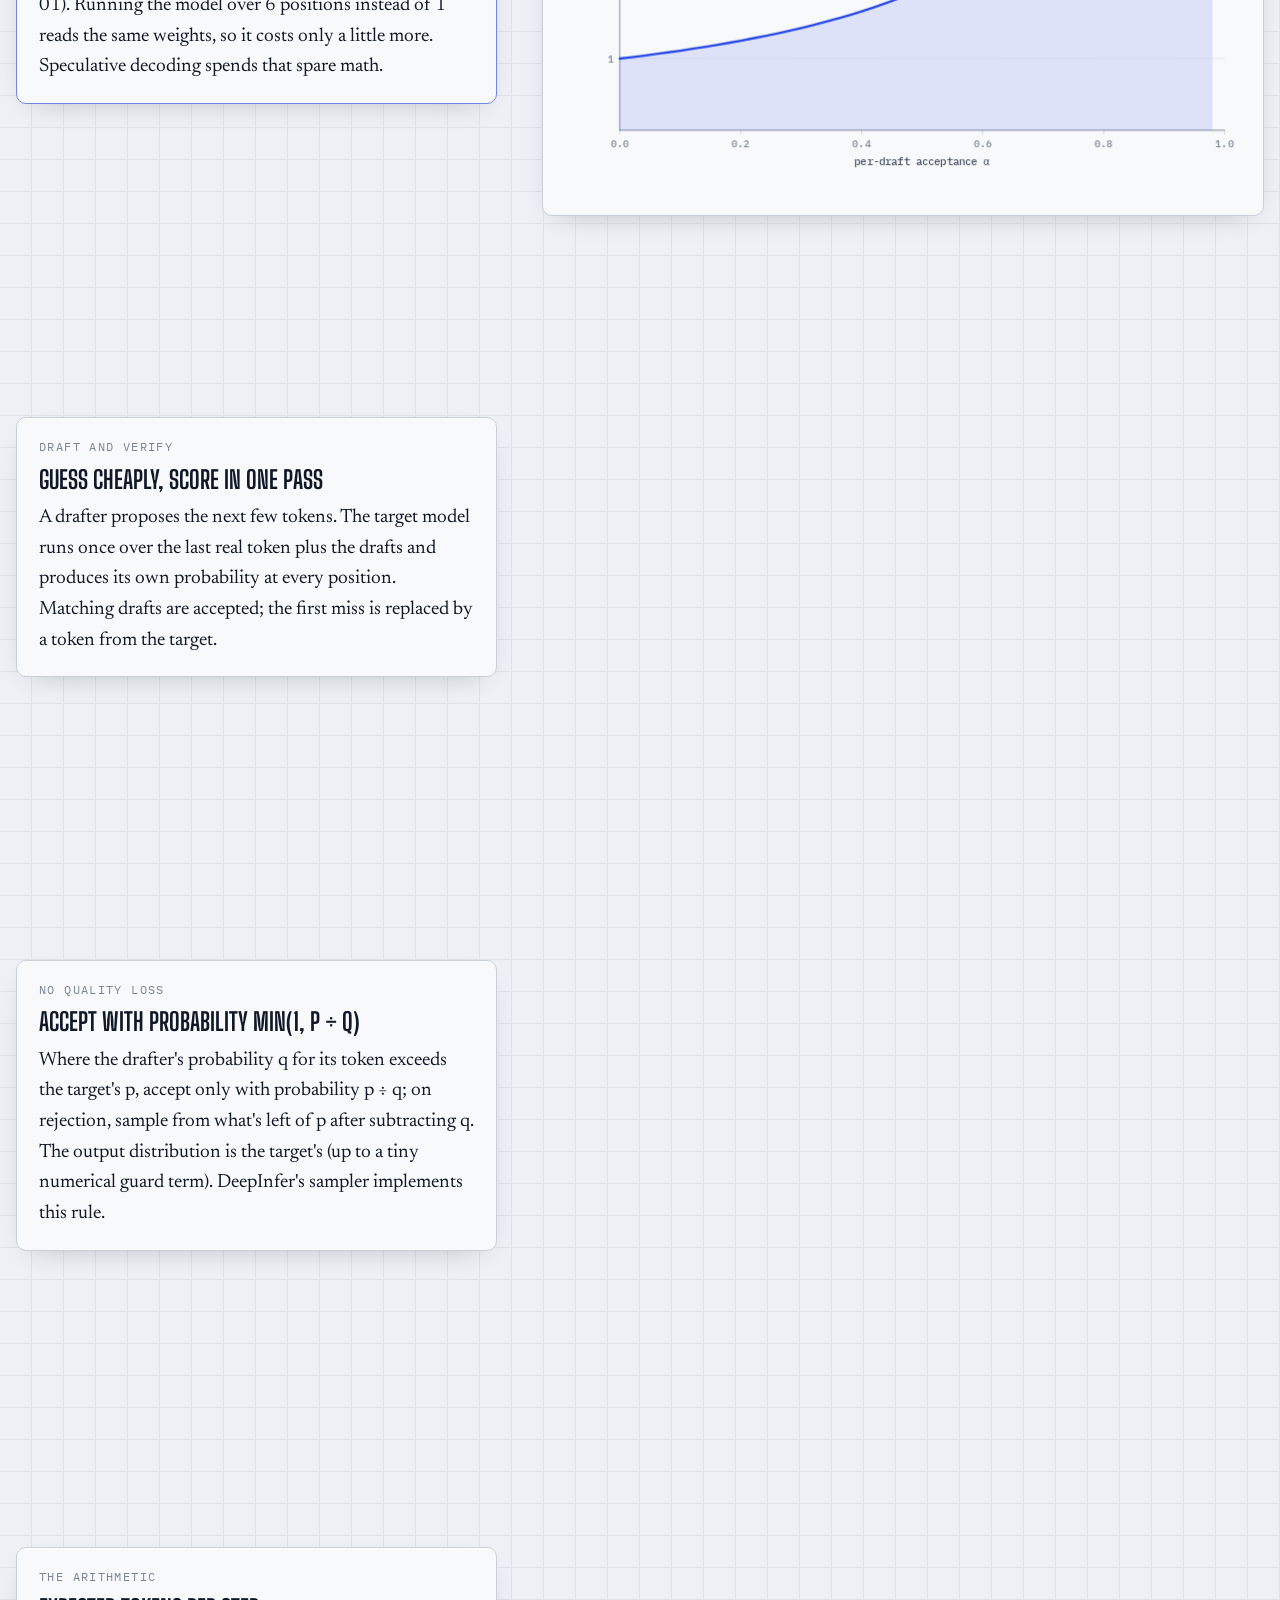
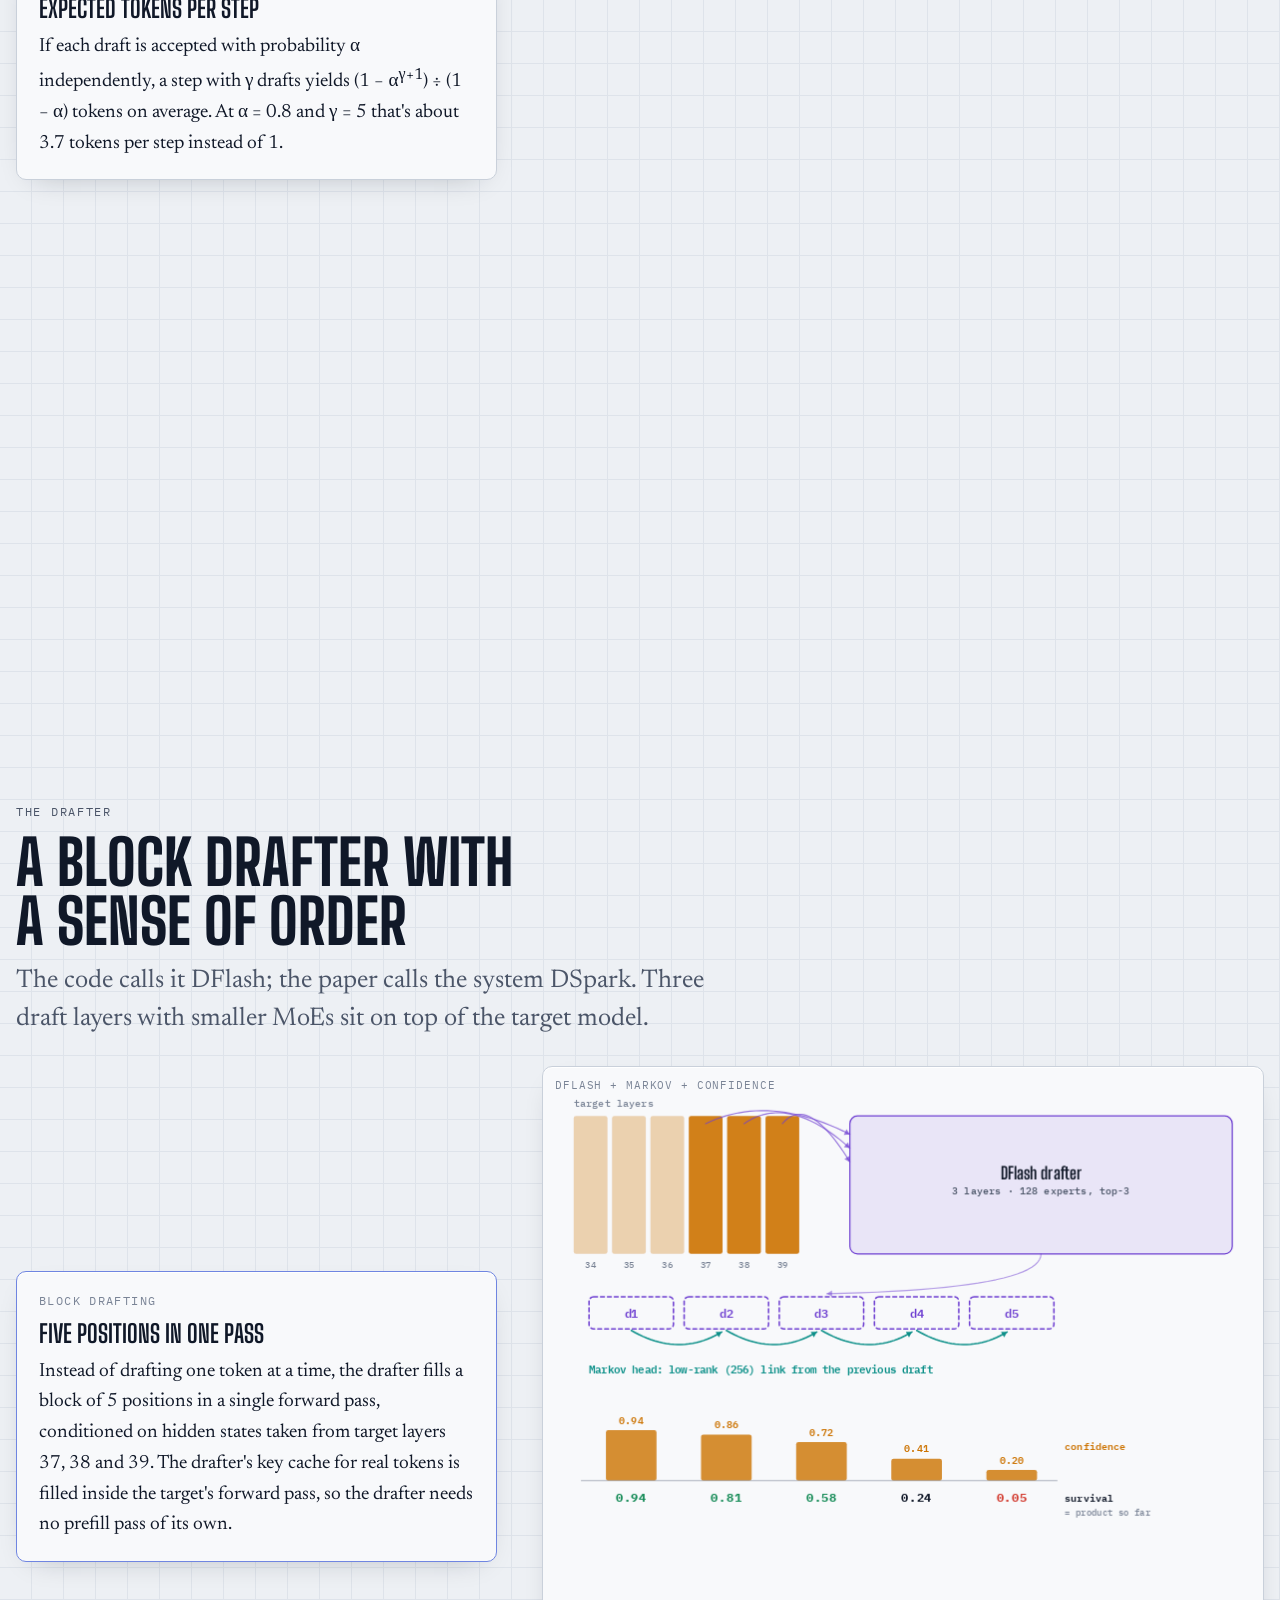
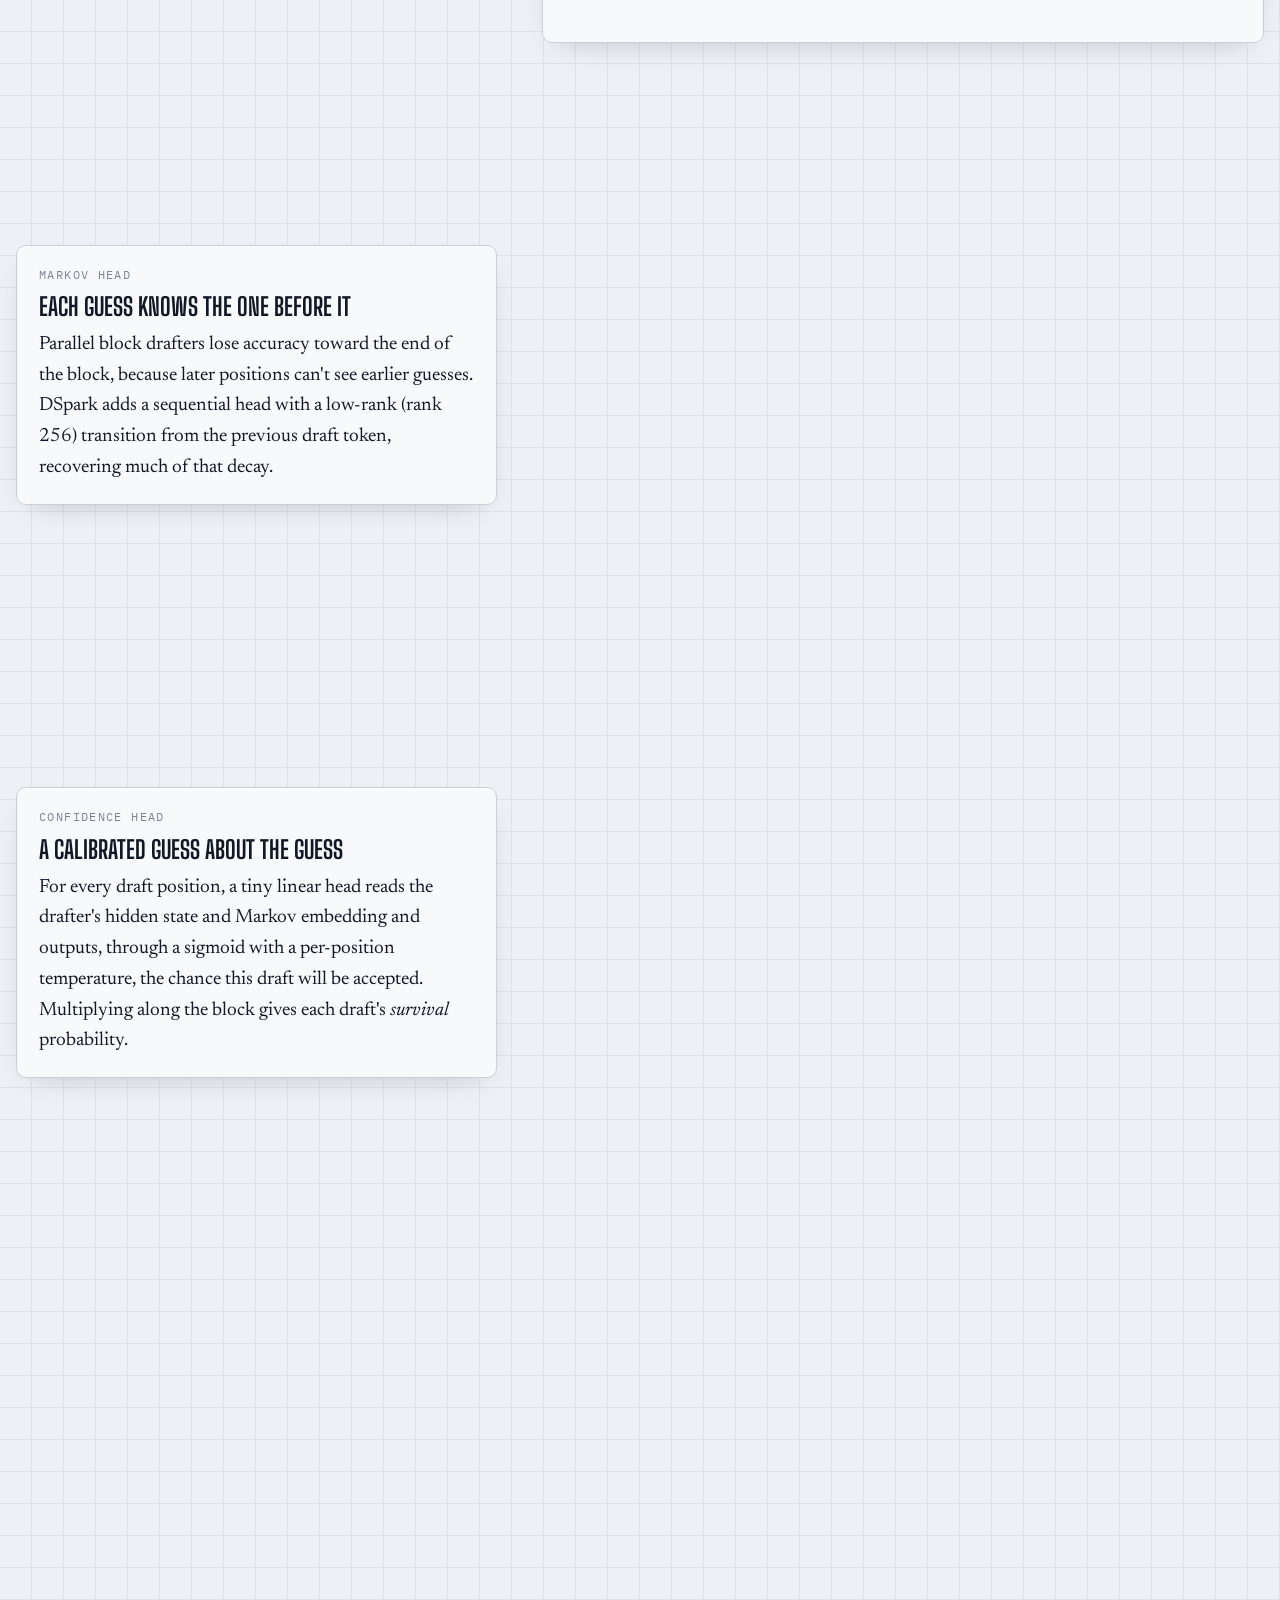
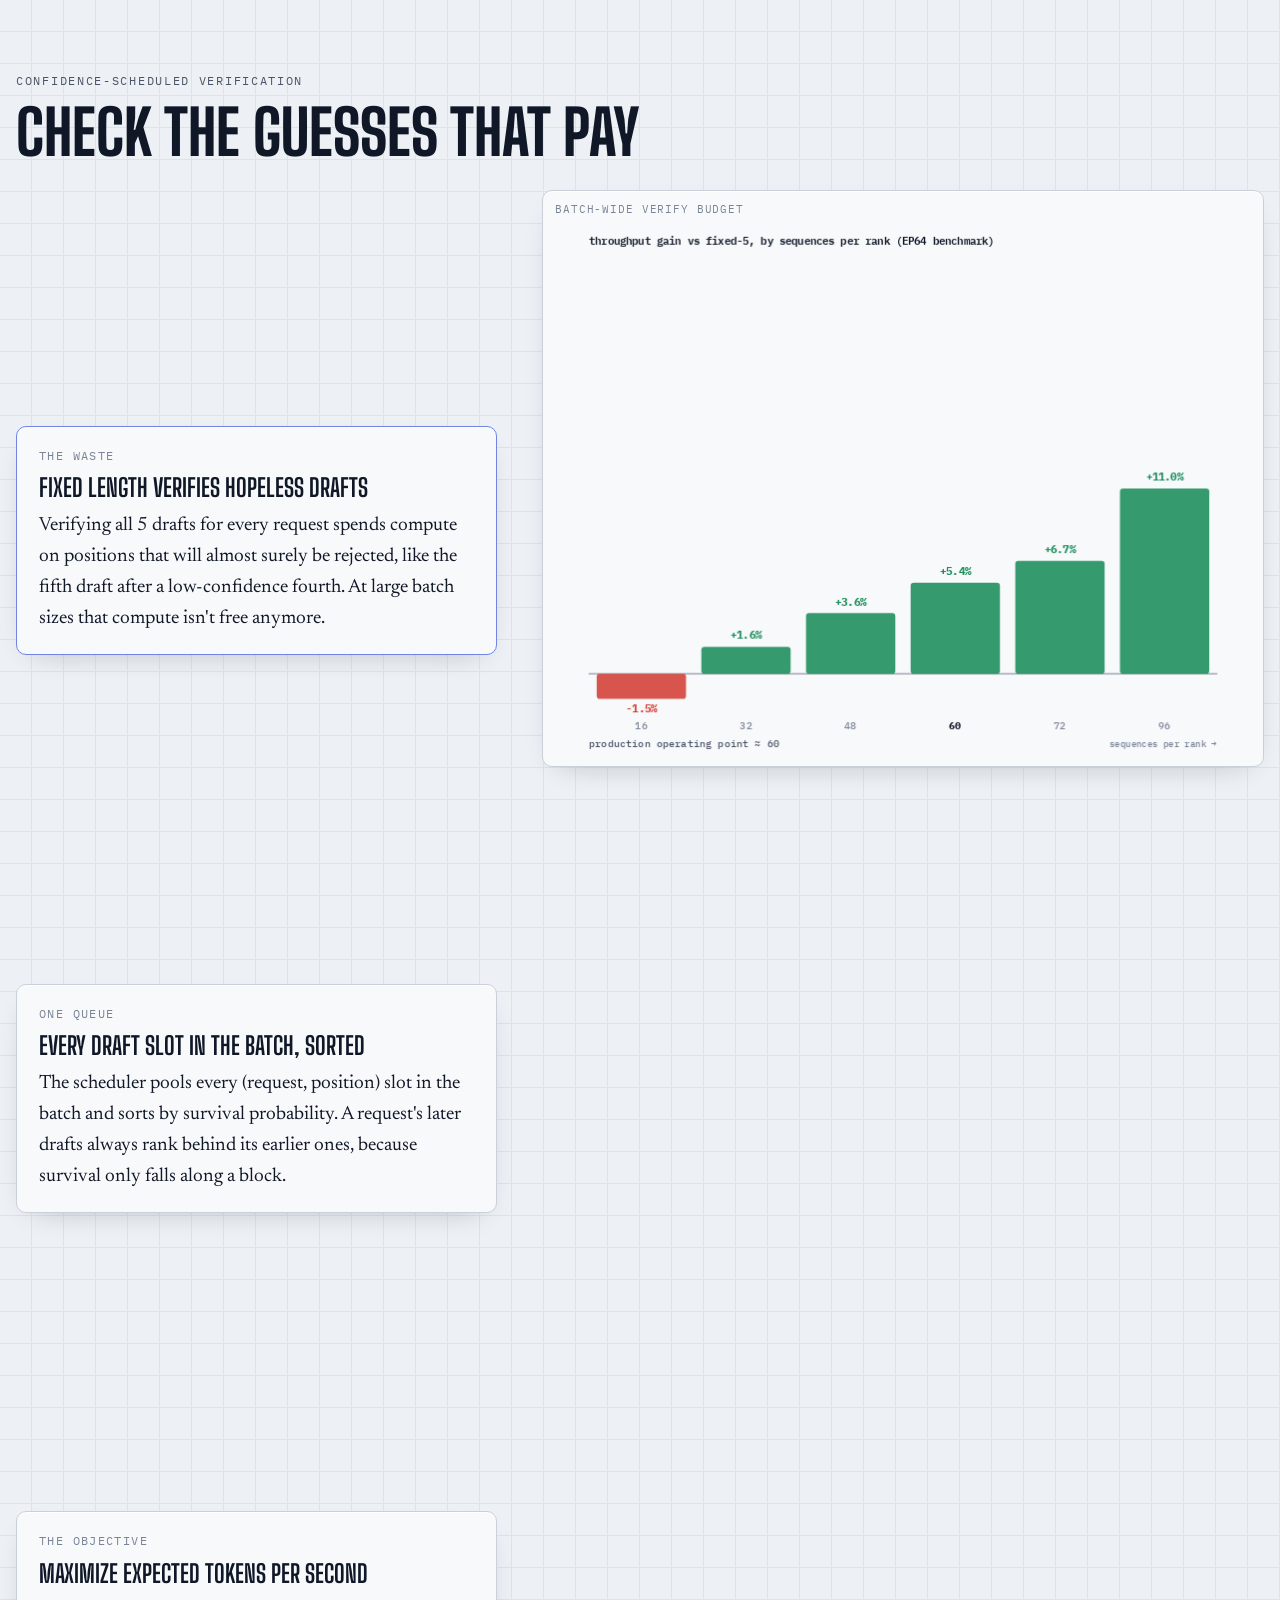
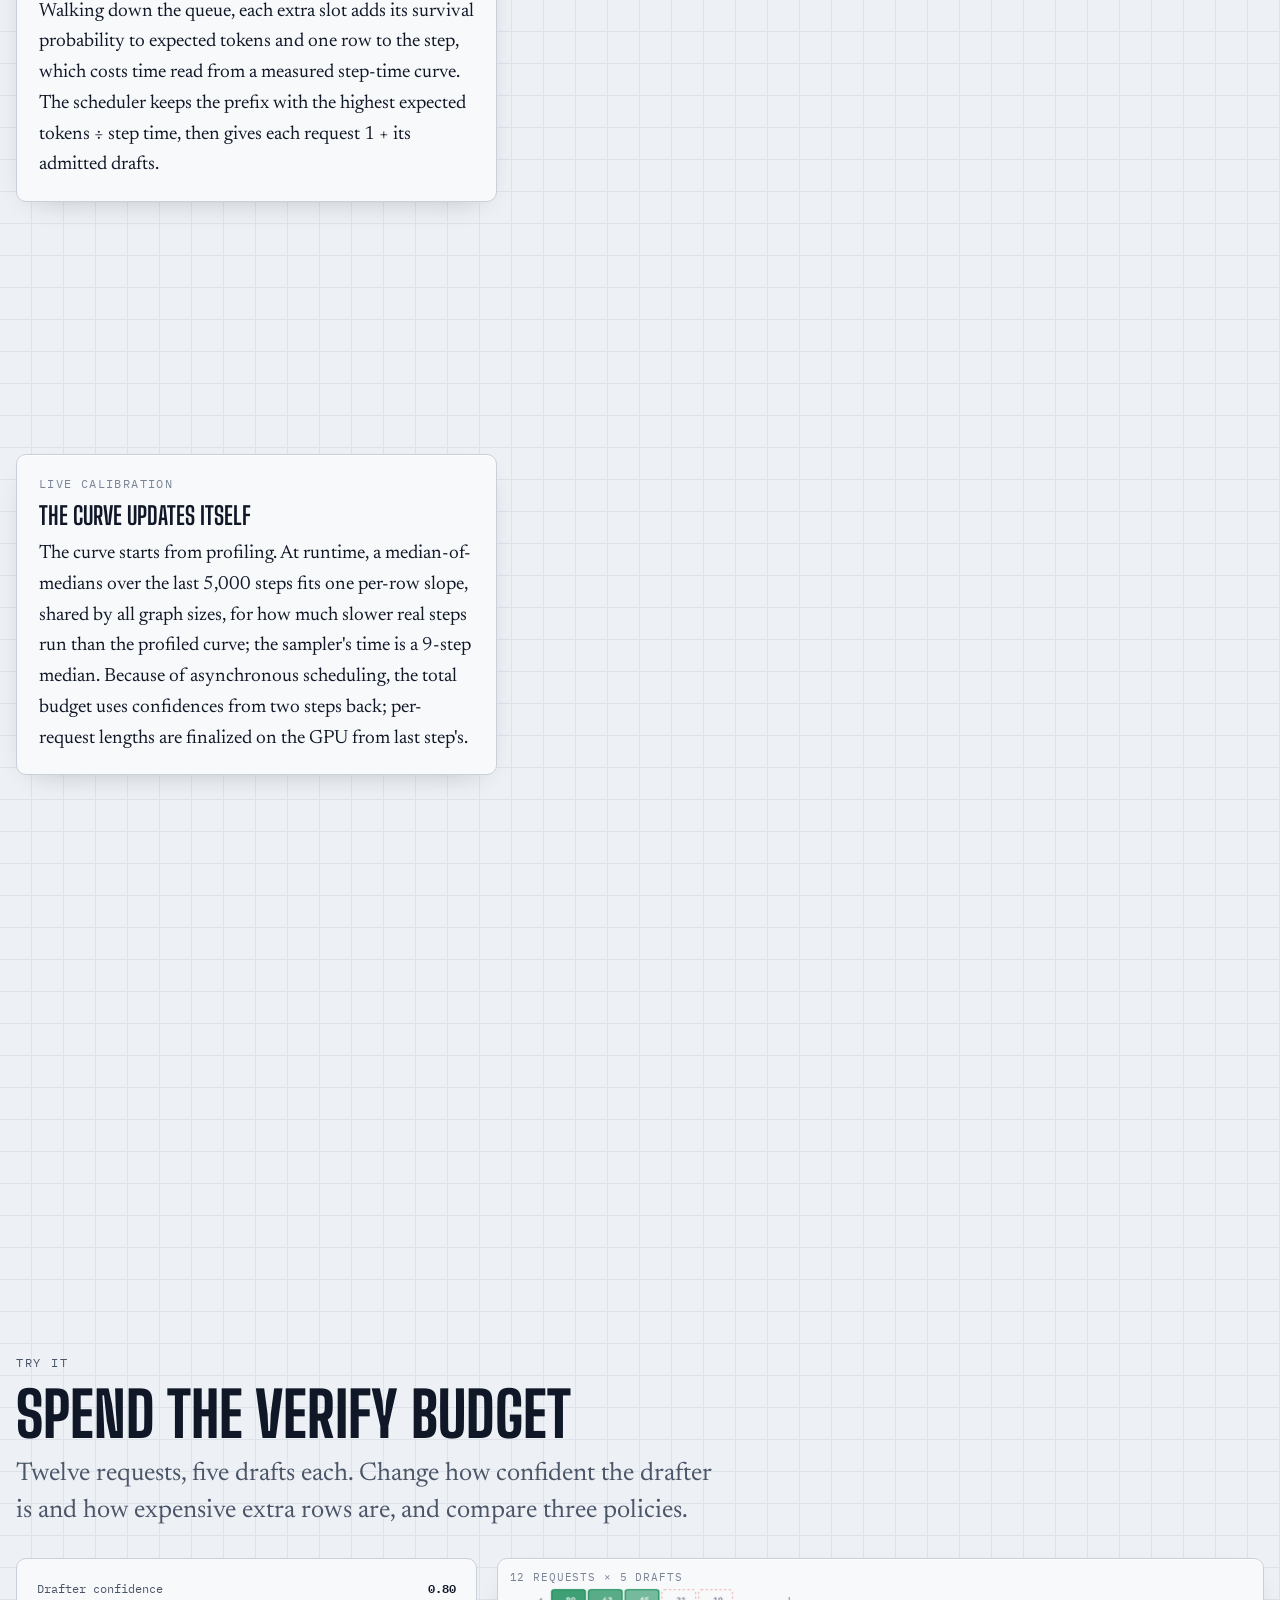
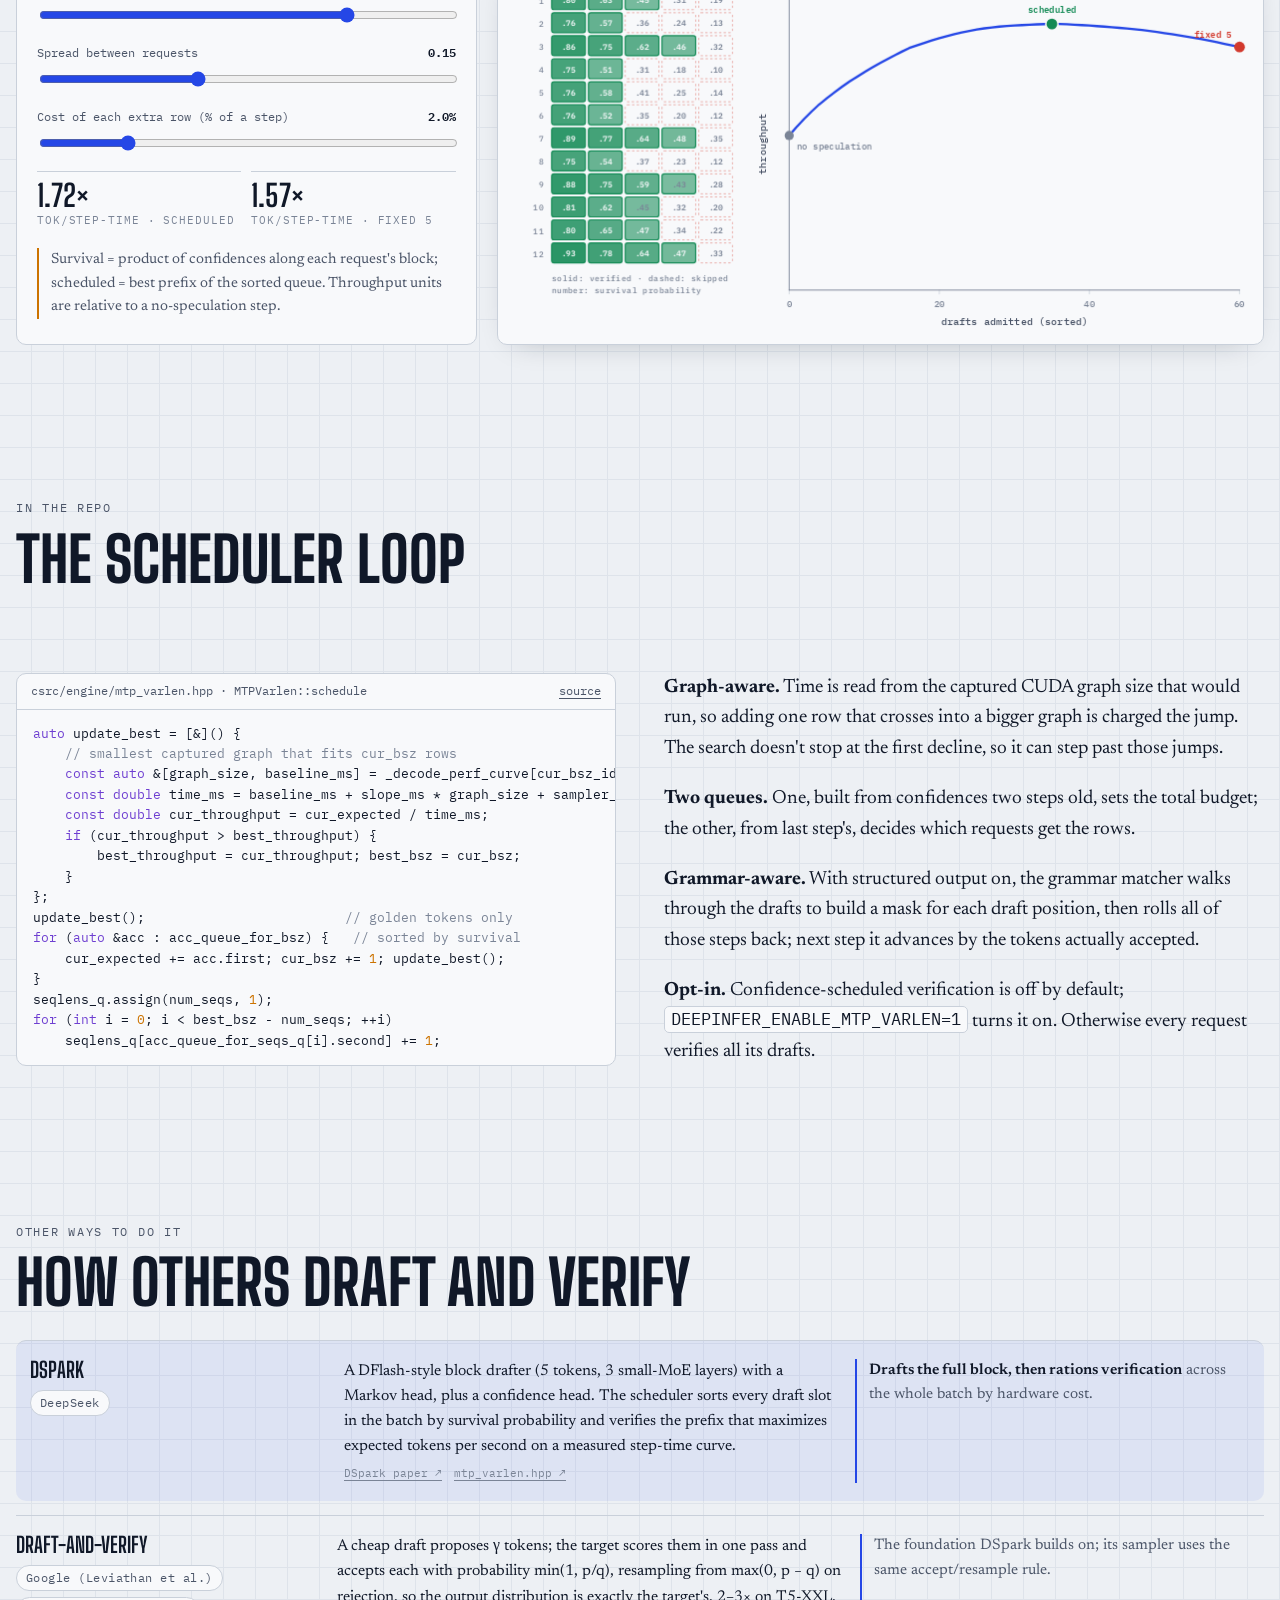
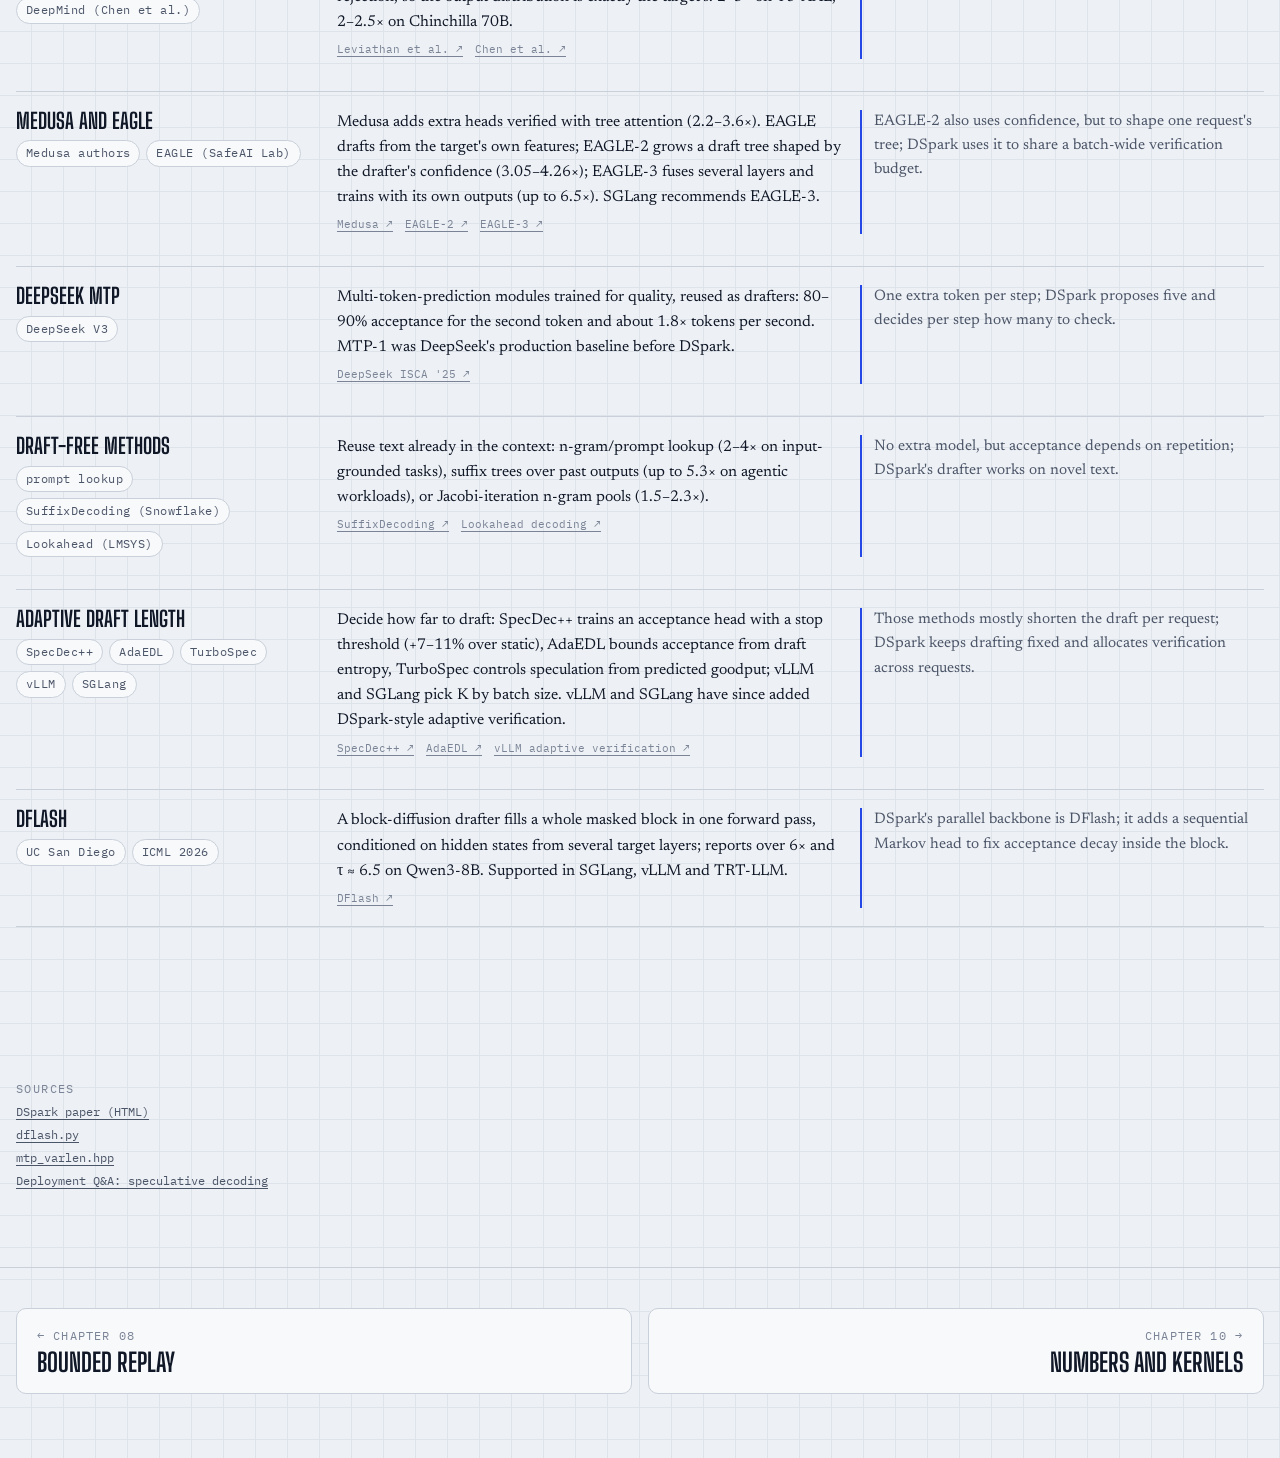
<file: speculation.html>
<!doctype html>
<html lang="en">
<head>
<meta charset="utf-8">
<meta name="viewport" content="width=device-width, initial-scale=1, viewport-fit=cover">
<title>Speculative decoding · DeepInfer Annotated</title>
<meta name="claude:viewport-fit-sides" content="cover">
<link rel="preconnect" href="https://fonts.googleapis.com">
<link rel="preconnect" href="https://fonts.gstatic.com" crossorigin>
<link rel="stylesheet" href="https://fonts.googleapis.com/css2?family=Big+Shoulders+Display:wght@600;700;800&family=IBM+Plex+Mono:wght@400;500;600&family=Newsreader:ital,opsz,wght@0,6..72,400;0,6..72,500;0,6..72,600;1,6..72,400&display=swap">
<link rel="stylesheet" href="atlas.css">
</head>
<body>
<header class="bar">
  <div class="wrap">
    <a class="brand" href="index.html"><b>DeepInfer</b><span>annotated</span></a>
    <nav aria-label="Chapters">
      <a class="num" href="loop.html" title="The generation loop">01</a>
      <a class="num" href="model.html" title="The model it serves">02</a>
      <a class="num" href="engine.html" title="Anatomy of the engine">03</a>
      <a class="num" href="memory.html" title="KV memory">04</a>
      <a class="num" href="scheduling.html" title="Scheduling a step">05</a>
      <a class="num" href="parallelism.html" title="One model, many GPUs">06</a>
      <a class="num" href="cluster.html" title="The cluster around it">07</a>
      <a class="num" href="replay.html" title="Bounded replay">08</a>
      <a class="num" href="speculation.html" aria-current="page" title="Speculative decoding">09</a>
      <a class="num" href="kernels.html" title="Numbers and kernels">10</a>
      <a class="num" href="sampling.html" title="Sampling, structure, determinism">11</a>
      <a class="num" href="frontdoor.html" title="The front door">12</a>
      <a class="num" href="measure.html" title="Measuring it">13</a>
      <a href="index.html">Map</a>
    </nav>
  </div>
  <div class="progress"></div>
</header>
<main>
  <section class="hero">
    <div class="wrap">
      <div>
        <span class="eyebrow"><span class="n">09</span> Speculation</span>
        <h1>Guess, <em>then check</em></h1>
        <p class="dek">Checking five tokens costs about as much as generating one, so a small drafter guesses ahead and the big model verifies. DeepInfer's DSpark adds a step: it decides, across the whole batch, which guesses are worth checking.</p>
        <div class="files">
          <span class="tag">models/mtp/dflash.py</span>
          <span class="tag">csrc/engine/mtp_varlen.hpp</span>
          <span class="tag">layers/sampler.py</span>
          <span class="tag">worker/dflash_cuda_graph_runner.py</span>
        </div>
      </div>
      <div class="board stage-card" data-stage="guess" data-label="Rows of requests, each with five dashed draft tokens and confidence bars; the scheduler draws a cut, verified drafts turn green or red, skipped drafts fade.">
        <span class="ruler">5 drafts per request · one verify pass</span>
      </div>
    </div>
  </section>

  <section class="section">
    <div class="wrap">
      <div class="facts">
        <div><b>5</b><span>draft tokens proposed per request per step</span></div>
        <div><b>5.00 → 3.2–4.4</b><span>drafts verified per step, fixed vs confidence-scheduled</span></div>
        <div><b>3.29 → 3.20</b><span>average accepted length: almost unchanged</span></div>
        <div><b>+4–7%</b><span>throughput at ~60 sequences per rank (EP64 data)</span></div>
      </div>
    </div>
  </section>

  <section class="section" id="basics">
    <div class="wrap">
      <header>
        <span class="eyebrow">Why it works</span>
        <h2>Memory-bound steps have room for free tokens</h2>
      </header>
      <div class="scrolly" data-scrolly>
        <div class="beats">
          <div class="beat"><div class="card"><span class="k">Spare compute</span><h4>Five tokens for the price of one</h4><p>A decode step is dominated by reading weights (chapter 01). Running the model over 6 positions instead of 1 reads the same weights, so it costs only a little more. Speculative decoding spends that spare math.</p></div></div>
          <div class="beat"><div class="card"><span class="k">Draft and verify</span><h4>Guess cheaply, score in one pass</h4><p>A drafter proposes the next few tokens. The target model runs once over the last real token plus the drafts and produces its own probability at every position. Matching drafts are accepted; the first miss is replaced by a token from the target.</p></div></div>
          <div class="beat"><div class="card"><span class="k">No quality loss</span><h4>Accept with probability min(1, p ÷ q)</h4><p>Where the drafter's probability q for its token exceeds the target's p, accept only with probability p ÷ q; on rejection, sample from what's left of p after subtracting q. The output distribution is the target's (up to a tiny numerical guard term). DeepInfer's sampler implements this rule.</p></div></div>
          <div class="beat"><div class="card"><span class="k">The arithmetic</span><h4>Expected tokens per step</h4><p>If each draft is accepted with probability α independently, a step with γ drafts yields (1 − α<sup>γ+1</sup>) ÷ (1 − α) tokens on average. At α = 0.8 and γ = 5 that's about 3.7 tokens per step instead of 1.</p></div></div>
        </div>
        <div class="stick"><div class="board" data-stage="sdbasics" data-label="Step cost bars for 1 and 6 positions nearly equal; a draft row verified in one pass; target and draft probability bars with the accepted and residual regions; a curve of expected tokens per step against acceptance rate."><span class="ruler">one decode step</span></div></div>
      </div>
    </div>
  </section>

  <section class="section" id="drafter">
    <div class="wrap">
      <header>
        <span class="eyebrow">The drafter</span>
        <h2>A block drafter with a sense of order</h2>
        <p class="lede">The code calls it DFlash; the paper calls the system DSpark. Three draft layers with smaller MoEs sit on top of the target model.</p>
      </header>
      <div class="scrolly" data-scrolly>
        <div class="beats">
          <div class="beat"><div class="card"><span class="k">Block drafting</span><h4>Five positions in one pass</h4><p>Instead of drafting one token at a time, the drafter fills a block of 5 positions in a single forward pass, conditioned on hidden states taken from target layers 37, 38 and 39. The drafter's key cache for real tokens is filled inside the target's forward pass, so the drafter needs no prefill pass of its own.</p></div></div>
          <div class="beat"><div class="card"><span class="k">Markov head</span><h4>Each guess knows the one before it</h4><p>Parallel block drafters lose accuracy toward the end of the block, because later positions can't see earlier guesses. DSpark adds a sequential head with a low-rank (rank 256) transition from the previous draft token, recovering much of that decay.</p></div></div>
          <div class="beat"><div class="card"><span class="k">Confidence head</span><h4>A calibrated guess about the guess</h4><p>For every draft position, a tiny linear head reads the drafter's hidden state and Markov embedding and outputs, through a sigmoid with a per-position temperature, the chance this draft will be accepted. Multiplying along the block gives each draft's <i>survival</i> probability.</p></div></div>
        </div>
        <div class="stick"><div class="board" data-stage="dflash" data-label="Target model layers 37 to 39 feeding three draft layers; a block of five draft positions filled at once; a chain of Markov links between consecutive drafts; confidence bars and their cumulative survival products."><span class="ruler">DFlash + Markov + confidence</span></div></div>
      </div>
    </div>
  </section>

  <section class="section" id="schedule">
    <div class="wrap">
      <header>
        <span class="eyebrow">Confidence-scheduled verification</span>
        <h2>Check the guesses that pay</h2>
      </header>
      <div class="scrolly" data-scrolly>
        <div class="beats">
          <div class="beat"><div class="card"><span class="k">The waste</span><h4>Fixed length verifies hopeless drafts</h4><p>Verifying all 5 drafts for every request spends compute on positions that will almost surely be rejected, like the fifth draft after a low-confidence fourth. At large batch sizes that compute isn't free anymore.</p></div></div>
          <div class="beat"><div class="card"><span class="k">One queue</span><h4>Every draft slot in the batch, sorted</h4><p>The scheduler pools every (request, position) slot in the batch and sorts by survival probability. A request's later drafts always rank behind its earlier ones, because survival only falls along a block.</p></div></div>
          <div class="beat"><div class="card"><span class="k">The objective</span><h4>Maximize expected tokens per second</h4><p>Walking down the queue, each extra slot adds its survival probability to expected tokens and one row to the step, which costs time read from a measured step-time curve. The scheduler keeps the prefix with the highest expected tokens ÷ step time, then gives each request 1 + its admitted drafts.</p></div></div>
          <div class="beat"><div class="card"><span class="k">Live calibration</span><h4>The curve updates itself</h4><p>The curve starts from profiling. At runtime, a median-of-medians over the last 5,000 steps fits one per-row slope, shared by all graph sizes, for how much slower real steps run than the profiled curve; the sampler's time is a 9-step median. Because of asynchronous scheduling, the total budget uses confidences from two steps back; per-request lengths are finalized on the GPU from last step's.</p></div></div>
        </div>
        <div class="stick"><div class="board" data-stage="queue" data-label="Draft slots from eight requests as a grid; the same slots sorted into one queue by survival probability; a curve of expected tokens per second against total step rows with its maximum marked; throughput gains by concurrency."><span class="ruler">batch-wide verify budget</span></div></div>
      </div>
    </div>
  </section>

  <section class="section" id="lab">
    <div class="wrap">
      <header>
        <span class="eyebrow">Try it</span>
        <h2>Spend the verify budget</h2>
        <p class="lede">Twelve requests, five drafts each. Change how confident the drafter is and how expensive extra rows are, and compare three policies.</p>
      </header>
      <div class="lab">
        <div class="controls" id="spec-ctl">
          <div class="ctl"><label for="conf">Drafter confidence <output for="conf">0.80</output></label><input type="range" id="conf" min="0.3" max="0.97" step="0.01" value="0.8"></div>
          <div class="ctl"><label for="spread">Spread between requests <output for="spread">0.15</output></label><input type="range" id="spread" min="0" max="0.4" step="0.01" value="0.15"></div>
          <div class="ctl"><label for="rowcost">Cost of each extra row (% of a step) <output for="rowcost">2.0%</output></label><input type="range" id="rowcost" min="0" max="10" step="0.1" value="2"></div>
          <div class="readout">
            <div><b id="s-dyn">–</b><span>tok/step-time · scheduled</span></div>
            <div><b id="s-fix">–</b><span>tok/step-time · fixed 5</span></div>
          </div>
          <p class="note">Survival = product of confidences along each request's block; scheduled = best prefix of the sorted queue. Throughput units are relative to a no-speculation step.</p>
        </div>
        <div class="board" data-stage="budget" data-label="Grid of 12 requests by 5 draft slots shaded by survival probability, admitted slots outlined; a chart of throughput against number of admitted slots with markers for no speculation, fixed 5 and the scheduled optimum."><span class="ruler">12 requests × 5 drafts</span></div>
      </div>
    </div>
  </section>

  <section class="section" id="code">
    <div class="wrap stack">
      <header>
        <span class="eyebrow">In the repo</span>
        <h2>The scheduler loop</h2>
      </header>
      <div class="split">
        <div class="code">
          <div class="hd"><span>csrc/engine/mtp_varlen.hpp · MTPVarlen::schedule</span><a href="https://github.com/deepseek-ai/DeepInfer/blob/main/csrc/engine/mtp_varlen.hpp" target="_blank" rel="noopener">source</a></div>
<pre><span class="k">auto</span> update_best = [&amp;]() {
    <span class="c">// smallest captured graph that fits cur_bsz rows</span>
    <span class="k">const auto</span> &amp;[graph_size, baseline_ms] = _decode_perf_curve[cur_bsz_idx];
    <span class="k">const double</span> time_ms = baseline_ms + slope_ms * graph_size + sampler_ms;
    <span class="k">const double</span> cur_throughput = cur_expected / time_ms;
    <span class="k">if</span> (cur_throughput &gt; best_throughput) {
        best_throughput = cur_throughput; best_bsz = cur_bsz;
    }
};
update_best();                         <span class="c">// golden tokens only</span>
<span class="k">for</span> (<span class="k">auto</span> &amp;acc : acc_queue_for_bsz) {   <span class="c">// sorted by survival</span>
    cur_expected += acc.first; cur_bsz += <span class="n">1</span>; update_best();
}
seqlens_q.assign(num_seqs, <span class="n">1</span>);
<span class="k">for</span> (<span class="k">int</span> i = <span class="n">0</span>; i &lt; best_bsz - num_seqs; ++i)
    seqlens_q[acc_queue_for_seqs_q[i].second] += <span class="n">1</span>;</pre>
        </div>
        <div class="prose">
          <p><b>Graph-aware.</b> Time is read from the captured CUDA graph size that would run, so adding one row that crosses into a bigger graph is charged the jump. The search doesn't stop at the first decline, so it can step past those jumps.</p>
          <p><b>Two queues.</b> One, built from confidences two steps old, sets the total budget; the other, from last step's, decides which requests get the rows.</p>
          <p><b>Grammar-aware.</b> With structured output on, the grammar matcher walks through the drafts to build a mask for each draft position, then rolls all of those steps back; next step it advances by the tokens actually accepted.</p>
          <p><b>Opt-in.</b> Confidence-scheduled verification is off by default; <code>DEEPINFER_ENABLE_MTP_VARLEN=1</code> turns it on. Otherwise every request verifies all its drafts.</p>
        </div>
      </div>
    </div>
  </section>

  <section class="section" id="others">
    <div class="wrap">
      <header>
        <span class="eyebrow">Other ways to do it</span>
        <h2>How others draft and verify</h2>
      </header>
      <div class="compare" id="alts-speculation"></div>
    </div>
  </section>

  <section class="section">
    <div class="wrap"><div class="sources" id="sources-speculation"></div></div>
  </section>

</main>
<nav class="next" aria-label="Chapter navigation">
  <div class="wrap">
    <a href="replay.html"><span>← Chapter 08</span><b>Bounded replay</b></a>
    <a class="fwd" href="kernels.html"><span>Chapter 10 →</span><b>Numbers and kernels</b></a>
  </div>
</nav>
<script src="atlas.js"></script>
<script src="alts.js"></script>
<script>
(function () {
  const { ramp, ease, clamp, lerp, rng } = Atlas;
  function confMatrix(n, base, spread, seed) {
    const R = rng(seed);
    const M = [];
    for (let i = 0; i < n; i++) {
      const b = clamp(base + (R() - 0.5) * 2 * spread, 0.05, 0.99);
      const row = []; let surv = 1;
      for (let j = 0; j < 5; j++) { const c = clamp(b - 0.05 * j + (R() - 0.5) * 0.08, 0.02, 0.995); surv *= c; row.push({ c, surv, i, j }); }
      M.push(row);
    }
    return M;
  }
  function bestPrefix(M, timeFn) {
    const n = M.length;
    const q = M.flat().sort((a, b) => b.surv - a.surv || a.i - b.i);
    let exp = n, best = { k: 0, thr: n / timeFn(n) }, curve = [[0, n / timeFn(n)]];
    q.forEach((slot, k) => { exp += slot.surv; const thr = exp / timeFn(n + k + 1); curve.push([k + 1, thr]); if (thr > best.thr) best = { k: k + 1, thr }; });
    const admitted = new Set(q.slice(0, best.k).map((sl) => sl.i * 5 + sl.j));
    const fixedExp = n + M.flat().reduce((a, sl) => a + sl.surv, 0);
    return { q, best, curve, admitted, fixed: fixedExp / timeFn(n * 6) };
  }

  /* ---------------- hero ---------------- */
  Atlas.scene("guess", (g, s) => {
    const { W, H } = g;
    const n = 6, M = confMatrix(n, 0.8, 0.15, 3);
    const { admitted } = bestPrefix(M, (rows) => 1 + 0.025 * rows);
    const cyc = 5, tt = s.t % cyc;
    const R = rng(Math.floor(s.t / cyc) + 7);
    const rh = (H - 80) / n, x0 = 120, cw = Math.min(70, (W - x0 - 40) / 5.4);
    M.forEach((row, i) => {
      const y = 50 + i * rh;
      g.pill(30, y + rh / 2, "req " + (i + 1), { size: 13, color: "ink-2" });
      let rejected = false;
      row.forEach((sl, j) => {
        const x = x0 + j * (cw + 8), a = ramp(tt, 0.1 + j * 0.12, 0.25);
        const adm = admitted.has(i * 5 + j);
        const h = (rh - 26) * sl.c;
        g.rect(x + 8, y + rh - 22 - h, cw - 16, h, { fill: "memory", r: 2, a: a * 0.55 * (tt > 1.4 && !adm ? 0.3 : 1) });
        let col = "cpu", fade = 1;
        if (tt > 1.4 && !adm) fade = 0.25;
        if (tt > 2.4 && adm) { const acc = !rejected && R() < sl.c; if (!acc) rejected = true; col = acc ? "ok" : "bad"; if (!acc && !rejected) col = "bad"; }
        g.rect(x, y + rh - 18, cw, 14, { fill: col, r: 3, a: a * fade * 0.85 });
      });
      if (tt > 1.4) {
        const k = [0, 1, 2, 3, 4].filter((j) => admitted.has(i * 5 + j)).length;
        const cx = x0 + k * (cw + 8) - 4;
        g.line(cx, y + 4, cx, y + rh - 2, { color: "ink", lw: 2, a: ramp(tt, 1.4, 0.3) });
      }
    });
    g.text(tt < 1.4 ? "drafter proposes 5 per request" : tt < 2.4 ? "scheduler cuts where checking stops paying" : "one pass verifies: green accepted, red rejected", x0, H - 16, { size: 13, color: "ink-2" });
  }, { anim: true, restT: 3.2, zoom: 1.0, minW: 560 });

  /* ---------------- basics ---------------- */
  Atlas.scene("sdbasics", (g, s) => {
    const { W, H, narrow } = g;
    const a0 = s.solo(0), a1 = s.solo(1), a2 = s.solo(2), a3 = s.solo(3);
    if (a0 > 0.01) {
      [["1 position", 1], ["1 + 5 drafts", 6]].forEach(([lab, k], i) => {
        const y = 90 + i * 150, x0 = 40, w = W - 120;
        g.text(lab, x0, y - 12, { size: 18, font: "display", weight: 800, color: "ink", a: a0 });
        g.rect(x0, y, w * 0.82, 34, { fill: "memory", r: 4, a: a0 * 0.85 });
        g.text("read weights", x0 + 10, y + 22, { size: 13, color: "sheet", weight: 600, a: a0 });
        g.rect(x0 + w * 0.82 + 4, y, w * 0.025 * k, 34, { fill: "compute", r: 4, a: a0 * 0.9 });
        g.text("math", x0 + w * 0.82 + 8 + w * 0.025 * k, y + 22, { size: 13, color: "compute", a: a0 });
      });
      g.text("≈ same step time; 6× the chances to produce a token", 40, 400, { size: 16, color: "ok", weight: 600, a: a0 });
    }
    if (a1 > 0.01) {
      const y = 140; let x = 40;
      ["…", "the", "cat", "sat"].forEach((t) => { x += g.pill(x, y, t, { size: 16, a: a1, color: "ink-2" }) + 8; });
      const drafts = ["on", "the", "warm", "mat", "and"], res = ["ok", "ok", "ok", "bad", "ink-3"];
      const vx0 = x;
      drafts.forEach((t, j) => { const ph = ramp(s.t % 4, 0.8 + j * 0.15, 0.3); const c = ph > 0.5 ? res[j] : "cpu"; x += g.pill(x, y, t, { size: 16, a: a1, color: c, stroke: c, dash: [5, 4] }) + 8; });
      g.box(40, y + 40, x - 40, 46, { color: "compute", title: "target model · one pass over all positions", tsize: 14, tfont: "mono", tweight: 600, a: a1 });
      g.pill(vx0 + 3 * 60, y + 130, "purred", { size: 16, color: "ok", stroke: "ok", a: a1 * ramp(s.t % 4, 1.8, 0.3) });
      g.text("first miss replaced by the target's own sample", vx0, y + 172, { size: 13, color: "ok", a: a1 });
      g.text("3 accepted + 1 corrected = 4 tokens in one step", 40, y + 220, { size: 16, color: "ink", weight: 600, a: a1 });
    }
    if (a2 > 0.01) {
      const toks = ["warm", "soft", "mat", "rug", "bed", "…"];
      const p = [0.18, 0.12, 0.34, 0.16, 0.12, 0.08], q = [0.42, 0.10, 0.20, 0.10, 0.10, 0.08];
      const x0 = 70, y0 = 90, bw = (W - 140) / toks.length, hmax = H * 0.36;
      toks.forEach((t, i) => {
        const x = x0 + i * bw;
        g.rect(x + 6, y0 + hmax - hmax * p[i] / 0.45, bw / 2 - 8, hmax * p[i] / 0.45, { fill: "compute", r: 3, a: a2 * 0.85 });
        g.rect(x + bw / 2, y0 + hmax - hmax * q[i] / 0.45, bw / 2 - 8, hmax * q[i] / 0.45, { fill: "cpu", r: 3, a: a2 * 0.6 });
        g.text(t, x + bw / 2, y0 + hmax + 20, { size: 13, color: i === 0 ? "ink" : "ink-3", align: "center", weight: i === 0 ? 600 : 500, a: a2 });
      });
      g.chip(x0, y0 - 30, "p · target", "compute", { a: a2, size: 13 });
      g.chip(x0 + 140, y0 - 30, "q · drafter", "cpu", { a: a2, size: 13 });
      const ty = y0 + hmax + 60;
      g.text("drafter picked 'warm': q = 0.42 > p = 0.18", 40, ty, { size: 15, color: "ink", weight: 600, a: a2 });
      g.text("accept with probability p ÷ q = 0.43; otherwise resample from max(0, p − q)", 40, ty + 26, { size: 14, color: "ink-2", a: a2 });
      g.text("result: tokens are distributed exactly as the target would sample them", 40, ty + 52, { size: 14, color: "ok", weight: 600, a: a2 });
    }
    if (a3 > 0.01) {
      const E = (al) => (1 - Math.pow(al, 6)) / (1 - al);
      const pts = []; for (let al = 0; al < 0.995; al += 0.02) pts.push([al, E(al)]);
      g.chart({ x0: 100, y0: 80, x1: W - 50, y1: H - 110, xmax: 1, ymax: 6, xticks: [0, 0.2, 0.4, 0.6, 0.8, 1], yticks: [1, 2, 3, 4, 5, 6], fx: (v) => v.toFixed(1),
        xlabel: "per-draft acceptance α", ylabel: "tokens per step (γ = 5)", series: [{ pts, color: "compute", dots: false, area: true }], a: a3, tsize: 13, ylabelOff: 56 });
      const x = 100 + (W - 150) * 0.8, y = (H - 110) - (H - 190) * E(0.8) / 6;
      g.circle(x, y, 8, { fill: "ok", stroke: "sheet", lw: 2, a: a3 });
      g.callout(x, y, x - 160, y - 60, "α = 0.8 → 3.69 tokens", { color: "ok", a: a3, left: true });
    }
  }, { anim: true, restT: 2.5 });

  /* ---------------- drafter ---------------- */
  Atlas.scene("dflash", (g, s) => {
    const { W, H, narrow } = g;
    const lx = 40, ly = 64, lw = narrow ? 34 : 44, lh = H * 0.24;
    // target layers 34..39
    for (let k = 0; k < 6; k++) {
      const l = 34 + k, tgt = l >= 37;
      g.rect(lx + k * (lw + 6), ly, lw, lh, { fill: "memory", r: 3, a: tgt ? 0.9 : 0.3 });
      g.text(String(l), lx + k * (lw + 6) + lw / 2, ly + lh + 18, { size: 12, color: "ink-3", align: "center" });
    }
    g.text("target layers", lx, ly - 12, { size: 13, color: "ink-3" });
    const dx = lx + 6 * (lw + 6) + 60, dw = W - dx - 40;
    g.box(dx, ly, dw, lh, { color: "cpu", title: "DFlash drafter", sub: "3 layers · 128 experts, top-3", tsize: 22, ssize: 13 });
    for (let k = 3; k < 6; k++) g.curve([lx + k * (lw + 6) + lw / 2, ly + 10], [(lx + k * (lw + 6) + dx) / 2, ly - 30], [dx, ly + 24 + (k - 3) * 18], { color: "cpu", lw: 1.5, a: 0.7, head: 8 });
    // drafts
    const y = ly + lh + 56, n = 5, bw = Math.min(110, (W - 120) / 5.6);
    g.curve([dx + dw / 2, ly + lh], [dx + dw / 2, y - 10], [60 + 2.5 * (bw + 14), y - 4], { color: "cpu", lw: 1.5, a: 0.5, head: 8 });
    const conf = [0.94, 0.86, 0.72, 0.41, 0.2];
    let surv = 1;
    const mk = s.at(1), cf = s.at(2);
    const cb = y + clamp(H * 0.32, 196, 250);
    for (let j = 0; j < n; j++) {
      const x = 60 + j * (bw + 14);
      const appear = ramp(s.t % 4, 0.4, 0.3);
      g.rect(x, y, bw, 42, { fill: "sheet", stroke: "cpu", lw: 2, dash: [5, 4], r: 6, a: appear });
      g.text("d" + (j + 1), x + bw / 2, y + 27, { size: 15, color: "cpu", align: "center", weight: 600, a: appear });
      if (j > 0 && mk > 0.01) g.curve([x - 14 - bw / 2, y + 44], [x - 7, y + 80], [x + bw / 2 - 6, y + 46], { color: "net", lw: 2, a: mk, head: 8 });
      surv *= conf[j];
      if (cf > 0.01) {
        const h = 70 * conf[j];
        g.rect(x + bw * 0.2, cb - h, bw * 0.6, h, { fill: "memory", r: 3, a: cf * 0.8 });
        g.text(conf[j].toFixed(2), x + bw / 2, cb - h - 8, { size: 13, color: "memory", align: "center", weight: 600, a: cf });
        g.text(surv.toFixed(2), x + bw / 2, cb + 28, { size: 16, color: surv > 0.5 ? "ok" : surv > 0.2 ? "ink" : "bad", align: "center", weight: 700, a: cf });
      }
    }
    const rx = 60 + 5 * (bw + 14);
    if (s.solo(0) > 0.01) g.text("all five positions come out of one forward pass", 60, y + 80, { size: 14, color: "ink-2", a: s.solo(0) });
    if (mk > 0.01) g.text("Markov head: low-rank (256) link from the previous draft", 60, y + 100, { size: 14, color: "net", weight: 600, a: mk });
    if (cf > 0.01) {
      g.line(50, cb, rx - 10, cb, { color: "ink-3", a: cf * 0.6 });
      g.text("confidence", rx, cb - 40, { size: 13, color: "memory", weight: 600, a: cf });
      g.text("survival", rx, cb + 28, { size: 13, color: "ink", weight: 600, a: cf });
      g.text("= product so far", rx, cb + 46, { size: 12, color: "ink-3", a: cf });
    }
  }, { anim: true, restT: 1.5 });

  /* ---------------- batch-wide queue ---------------- */
  const GAINS = [[16, -1.5], [32, 1.6], [48, 3.6], [60, 5.4], [72, 6.7], [96, 11.0]];
  Atlas.scene("queue", (g, s) => {
    const { W, H, narrow } = g;
    const n = 8, M = confMatrix(n, 0.78, 0.18, 11);
    const timeFn = (rows) => 1 + 0.03 * rows;
    const r = bestPrefix(M, timeFn);
    const gx = 40, gy = 70, cw = narrow ? 44 : 56, ch = 30;
    const sortA = s.at(1), objA = s.at(2), resA = s.swapIn(3), mainA = s.swapOut(3);
    if (mainA > 0.01) {
      const rank = new Map(r.q.map((sl, k) => [sl.i * 5 + sl.j, k]));
      const qy = gy + n * (ch + 6) + 70, qcw = (W - 80) / 40;
      M.forEach((row, i) => row.forEach((sl, j) => {
        const k = rank.get(i * 5 + j);
        const gxp = gx + 60 + j * (cw + 6), gyp = gy + i * (ch + 6);
        const qxp = 40 + k * qcw, qyp = qy;
        const x = lerp(gxp, qxp, sortA), y = lerp(gyp, qyp, sortA), w = lerp(cw, qcw - 2, sortA);
        const adm = r.admitted.has(i * 5 + j);
        const col = Atlas.mixc("bad", "ok", sl.surv);
        g.rect(x, y, w, ch, { fill: col, r: 3, a: mainA * (objA > 0.5 && !adm ? 0.25 : 0.85) });
        if (s.b < 0.5 && sortA < 0.1) g.rect(x, y, w, ch, { stroke: "ink-3", lw: 1, r: 3, a: mainA });
        if (sortA < 0.5) g.text(sl.surv.toFixed(2), x + w / 2, y + 20, { size: 11, color: "sheet", align: "center", weight: 600, a: mainA * (1 - sortA * 2) });
      }));
      if (sortA < 0.5) for (let i = 0; i < n; i++) g.text("req " + (i + 1), gx, gy + i * (ch + 6) + 20, { size: 12, color: "ink-3", a: mainA * (1 - sortA * 2) });
      if (s.solo(0) > 0.01) g.text("fixed-5 verifies every slot, including the red ones", gx, gy + n * (ch + 6) + 24, { size: 14, color: "bad", weight: 600, a: s.solo(0) });
      if (sortA > 0.5) g.text("one queue, sorted by survival probability →", 40, qy - 14, { size: 13, color: "ink-2", a: mainA * sortA });
      if (objA > 0.01) {
        const cutX = 40 + r.best.k * qcw;
        g.line(cutX, qy - 30, cutX, qy + ch + 12, { color: "ink", lw: 2.5, a: objA * mainA });
        const cx0 = 90, cy0 = gy, cx1 = W - 40, cy1 = qy - 50;
        const mx = Math.max(...r.curve.map((p) => p[1]));
        g.chart({ x0: cx0, y0: cy0, x1: cx1, y1: cy1, xmax: 40, ymax: mx * 1.15, xmin: 0, ymin: 0, xticks: [0, 10, 20, 30, 40], yticks: [], series: [{ pts: r.curve, color: "compute", dots: false }], a: objA * mainA, tsize: 12, xlabel: "", ylabel: "expected tokens ÷ step time", ylabelOff: 40 });
        const bx = cx0 + (cx1 - cx0) * r.best.k / 40, by = cy1 - (cy1 - cy0) * r.best.thr / (mx * 1.15);
        g.circle(bx, by, 8, { fill: "ok", stroke: "sheet", lw: 2, a: objA * mainA });
        g.text(`best: ${r.best.k} of 40 drafts`, bx + 12, by - 10, { size: 14, color: "ok", weight: 600, a: objA * mainA });
      }
    }
    if (resA > 0.01) {
      const bx0 = 60, zero = H - 120, bw = (W - 120) / 6;
      g.text("throughput gain vs fixed-5, by sequences per rank (EP64 benchmark)", bx0, 70, { size: 14, color: "ink", weight: 600, a: resA });
      g.line(bx0, zero, W - 60, zero, { color: "ink-3", a: resA });
      GAINS.forEach(([c, v], i) => {
        const x = bx0 + i * bw, h = v * 22;
        g.rect(x + 10, zero - Math.max(h, 0), bw - 20, Math.abs(h), { fill: v > 0 ? "ok" : "bad", r: 4, a: resA * 0.85 });
        g.text((v > 0 ? "+" : "") + v.toFixed(1) + "%", x + bw / 2, v > 0 ? zero - h - 10 : zero + Math.abs(h) + 18, { size: 14, color: v > 0 ? "ok" : "bad", align: "center", weight: 700, a: resA });
        g.text(String(c), x + bw / 2, zero + 72, { size: 13, color: i === 3 ? "ink" : "ink-3", align: "center", weight: i === 3 ? 700 : 500, a: resA });
      });
      g.text("sequences per rank →", W - 60, zero + 96, { size: 12, color: "ink-3", align: "right", a: resA });
      g.text("production operating point ≈ 60", bx0, zero + 96, { size: 13, color: "ink-2", a: resA });
    }
  }, { anim: false });

  /* ---------------- budget lab ---------------- */
  Atlas.scene("budget", (g, s) => {
    const st = s.state; if (st.conf === undefined) return;
    const n = 12, M = confMatrix(n, st.conf, st.spread, 5);
    const timeFn = (rows) => 1 + (st.rowcost / 100) * (rows - n);
    const r = bestPrefix(M, timeFn);
    const none = n / timeFn(n);
    document.getElementById("s-dyn").textContent = (r.best.thr / none).toFixed(2) + "×";
    document.getElementById("s-fix").textContent = (r.fixed / none).toFixed(2) + "×";
    const { W, H } = g;
    const gx = 40, gy = 40, cw = Math.min(44, (W * 0.42 - 60) / 5), ch = Math.min(26, (H - 80) / n - 4);
    M.forEach((row, i) => row.forEach((sl, j) => {
      const x = gx + 30 + j * (cw + 4), y = gy + i * (ch + 4);
      const adm = r.admitted.has(i * 5 + j);
      if (adm) {
        g.rect(x, y, cw, ch, { fill: "ok", r: 3, a: 0.25 + 0.7 * sl.surv });
        g.rect(x, y, cw, ch, { stroke: "ok", lw: 1.5, r: 3 });
      } else g.rect(x, y, cw, ch, { stroke: "bad", lw: 1, dash: [3, 3], r: 3, a: 0.5 });
      if (cw >= 34) g.text(sl.surv.toFixed(2).slice(1), x + cw / 2, y + ch * 0.68, { size: 10, color: adm && sl.surv > 0.45 ? "sheet" : "ink-3", align: "center", weight: 600 });
    }));
    for (let i = 0; i < n; i++) g.text(String(i + 1), gx + 20, gy + i * (ch + 4) + ch * 0.7, { size: 11, color: "ink-3", align: "right" });
    const ly2 = gy + n * (ch + 4) + 20;
    g.text("solid: verified · dashed: skipped", gx + 30, ly2, { size: 11, color: "ink-3" });
    g.text("number: survival probability", gx + 30, ly2 + 16, { size: 11, color: "ink-3" });
    const cx0 = gx + 30 + 5 * (cw + 4) + 70, cx1 = W - 30, cy0 = 50, cy1 = H - 70;
    const mx = Math.max(...r.curve.map((p) => p[1]), none) * 1.1;
    g.chart({ x0: cx0, y0: cy0, x1: cx1, y1: cy1, xmax: 60, ymax: mx, xticks: [0, 20, 40, 60], yticks: [], series: [{ pts: r.curve, color: "compute", dots: false }], tsize: 12, xlabel: "drafts admitted (sorted)", ylabel: "throughput", ylabelOff: 30 });
    const sx = (k) => cx0 + (cx1 - cx0) * k / 60, sy = (v) => cy1 - (cy1 - cy0) * v / mx;
    g.circle(sx(0), sy(none), 6, { fill: "ink-3" }); g.text("no speculation", sx(0) + 10, sy(none) + 18, { size: 12, color: "ink-3" });
    g.circle(sx(60), sy(r.fixed), 7, { fill: "bad" }); g.text("fixed 5", sx(60) - 10, sy(r.fixed) - 12, { size: 12, color: "bad", align: "right", weight: 600 });
    g.circle(sx(r.best.k), sy(r.best.thr), 8, { fill: "ok", stroke: "sheet", lw: 2 }); g.text("scheduled", sx(r.best.k), sy(r.best.thr) - 14, { size: 12, color: "ok", align: "center", weight: 600 });
  }, { controls: "spec-ctl", format: (id, v) => id === "rowcost" ? v.toFixed(1) + "%" : v.toFixed(2) });
})();

</script>
<script>AtlasAlts.render("alts-speculation", "sources-speculation", "speculation");</script>
</body>
</html>
</file>
<file: atlas.css>
/* DeepInfer Annotated — shared stylesheet.
   Layout concept: an annotated engineering drawing. Reading column on the left, a
   sticky "drawing board" stage on the right that replays each mechanism as you scroll;
   dimension lines and callouts carry the numbers, profiler-trace colors carry meaning. */

:root {
  /* light: cool drafting vellum */
  --paper: #EDF0F4;
  --sheet: #F8F9FB;
  --ink: #101828;
  --ink-2: #4B5568;
  --ink-3: #7A8496;
  --hair: #C9D0DA;
  --grid: #DEE3EA;
  --compute: #2547E6;   /* GPU math, prefill */
  --memory: #CC7300;    /* HBM, KV cache */
  --net: #0B8F88;       /* communication, all-to-all */
  --cpu: #6E3FD1;       /* CPU, scheduler */
  --ok: #138A55;        /* accepted, balanced */
  --bad: #D2392D;       /* idle, waste, straggler */
  --compute-wash: #2547E61F;
  --memory-wash: #CC73001F;
  --net-wash: #0B8F881F;
  --cpu-wash: #6E3FD11F;
  --ok-wash: #138A551F;
  --bad-wash: #D2392D1A;
  --shadow: 0 1px 0 #ffffff inset, 0 10px 30px -18px #10182855;

  --f-display: "Big Shoulders Display", "Arial Narrow", "Roboto Condensed", sans-serif;
  --f-body: "Newsreader", "Iowan Old Style", "Palatino Linotype", Georgia, serif;
  --f-mono: "IBM Plex Mono", ui-monospace, "SFMono-Regular", Menlo, Consolas, monospace;

  --step--1: clamp(0.82rem, 0.79rem + 0.15vw, 0.9rem);
  --step-0: clamp(1.06rem, 1rem + 0.25vw, 1.2rem);
  --step-1: clamp(1.3rem, 1.15rem + 0.6vw, 1.6rem);
  --step-2: clamp(1.7rem, 1.4rem + 1.3vw, 2.4rem);
  --step-3: clamp(2.4rem, 1.8rem + 2.6vw, 4rem);
  --step-4: clamp(3.2rem, 2.2rem + 4.6vw, 6.4rem);
  --measure: 64ch;
  --radius: 10px;
}

@media (prefers-color-scheme: dark) {
  :root:not([data-theme="light"]) {
    --paper: #0A0F17; --sheet: #101724; --ink: #E7ECF4; --ink-2: #A3AEC0; --ink-3: #6F7B90;
    --hair: #263247; --grid: #161F2F;
    --compute: #6F96FF; --memory: #FFB04A; --net: #34CFC3; --cpu: #AD8FFF; --ok: #4FD69A; --bad: #FF6E62;
    --compute-wash: #6F96FF26; --memory-wash: #FFB04A24; --net-wash: #34CFC324; --cpu-wash: #AD8FFF26; --ok-wash: #4FD69A22; --bad-wash: #FF6E6222;
    --shadow: 0 1px 0 #ffffff08 inset, 0 12px 30px -18px #000000aa;
    color-scheme: dark;
  }
}
:root[data-theme="dark"] {
  --paper: #0A0F17; --sheet: #101724; --ink: #E7ECF4; --ink-2: #A3AEC0; --ink-3: #6F7B90;
  --hair: #263247; --grid: #161F2F;
  --compute: #6F96FF; --memory: #FFB04A; --net: #34CFC3; --cpu: #AD8FFF; --ok: #4FD69A; --bad: #FF6E62;
  --compute-wash: #6F96FF26; --memory-wash: #FFB04A24; --net-wash: #34CFC324; --cpu-wash: #AD8FFF26; --ok-wash: #4FD69A22; --bad-wash: #FF6E6222;
  --shadow: 0 1px 0 #ffffff08 inset, 0 12px 30px -18px #000000aa;
  color-scheme: dark;
}

*, *::before, *::after { box-sizing: border-box; }
html { scroll-behavior: smooth; }
@media (prefers-reduced-motion: reduce) { html { scroll-behavior: auto; } }
body {
  margin: 0;
  background: var(--paper);
  color: var(--ink);
  font-family: var(--f-body);
  font-size: var(--step-0);
  line-height: 1.6;
  -webkit-font-smoothing: antialiased;
  text-rendering: optimizeLegibility;
  /* faint drafting grid */
  background-image:
    linear-gradient(var(--grid) 1px, transparent 1px),
    linear-gradient(90deg, var(--grid) 1px, transparent 1px);
  background-size: 32px 32px;
  background-position: -1px -1px;
}
body::before {
  content: ""; position: fixed; inset: 0 0 auto; height: env(safe-area-inset-top, 0px); z-index: 10; background: var(--paper);
}
a { color: var(--compute); text-underline-offset: 3px; text-decoration-thickness: 1px; }
a:hover { text-decoration-thickness: 2px; }
:focus-visible { outline: 2px solid var(--compute); outline-offset: 3px; border-radius: 4px; }
code, kbd, .mono { font-family: var(--f-mono); font-size: 0.86em; }
:not(pre) > code { background: var(--sheet); border: 1px solid var(--hair); padding: 0.08em 0.36em; border-radius: 5px; white-space: nowrap; }
h1, h2, h3 { text-wrap: balance; margin: 0; }
p { margin: 0; }
strong { font-weight: 600; }

.wrap {
  width: 100%;
  max-width: 1280px;
  margin-inline: auto;
  padding-left: max(16px, env(safe-area-inset-left, 0px));
  padding-right: max(16px, env(safe-area-inset-right, 0px));
}

/* ---------- top bar ---------- */
.bar {
  position: sticky; top: env(safe-area-inset-top, 0px); z-index: 20;
  background: color-mix(in srgb, var(--paper) 88%, transparent);
  backdrop-filter: blur(8px);
  border-bottom: 1px solid var(--hair);
}
.bar .wrap { display: flex; align-items: center; gap: 16px; padding-block: 10px; }
.brand { display: flex; align-items: baseline; gap: 8px; color: var(--ink); text-decoration: none; }
.brand b { font-family: var(--f-display); font-weight: 800; font-size: 1.35rem; letter-spacing: 0.01em; text-transform: uppercase; }
.brand span { font-family: var(--f-mono); font-size: 0.72rem; color: var(--ink-3); letter-spacing: 0.08em; text-transform: uppercase; }
.bar nav { margin-left: auto; display: flex; gap: 6px; align-items: center; flex-wrap: wrap; justify-content: flex-end; }
.bar nav a { font-family: var(--f-mono); font-size: 0.74rem; color: var(--ink-2); text-decoration: none; padding: 4px 8px; border-radius: 6px; border: 1px solid transparent; }
.bar nav a:hover { border-color: var(--hair); color: var(--ink); }
.bar nav a[aria-current="page"] { color: var(--compute); border-color: var(--compute); }
.progress { position: absolute; left: 0; bottom: -1px; height: 2px; background: var(--compute); width: 0; }

/* ---------- labels ---------- */
.eyebrow { font-family: var(--f-mono); font-size: 0.76rem; letter-spacing: 0.14em; text-transform: uppercase; color: var(--ink-2); display: inline-flex; gap: 10px; align-items: center; }
.eyebrow .n { color: var(--compute); font-weight: 600; }
.tag { display: inline-flex; align-items: center; gap: 6px; font-family: var(--f-mono); font-size: 0.72rem; letter-spacing: 0.04em; padding: 3px 9px; border-radius: 999px; border: 1px solid var(--hair); color: var(--ink-2); background: var(--sheet); white-space: nowrap; }
.tag i { width: 8px; height: 8px; border-radius: 2px; display: inline-block; background: currentColor; }
.t-compute { color: var(--compute); border-color: color-mix(in srgb, var(--compute) 40%, transparent); background: var(--compute-wash); }
.t-memory { color: var(--memory); border-color: color-mix(in srgb, var(--memory) 40%, transparent); background: var(--memory-wash); }
.t-net { color: var(--net); border-color: color-mix(in srgb, var(--net) 40%, transparent); background: var(--net-wash); }
.t-cpu { color: var(--cpu); border-color: color-mix(in srgb, var(--cpu) 40%, transparent); background: var(--cpu-wash); }
.t-ok { color: var(--ok); border-color: color-mix(in srgb, var(--ok) 40%, transparent); background: var(--ok-wash); }
.t-bad { color: var(--bad); border-color: color-mix(in srgb, var(--bad) 40%, transparent); background: var(--bad-wash); }

/* ---------- chapter hero ---------- */
.hero { padding-block: clamp(36px, 6vw, 72px) clamp(24px, 4vw, 48px); }
.hero .wrap { display: grid; grid-template-columns: minmax(0, 1.05fr) minmax(0, 1fr); gap: clamp(24px, 4vw, 56px); align-items: center; }
.hero h1 { font-family: var(--f-display); font-weight: 800; font-size: var(--step-4); line-height: 0.9; letter-spacing: -0.005em; text-transform: uppercase; margin-top: 14px; }
.hero h1 em { font-style: normal; color: var(--compute); }
.hero .dek { margin-top: 18px; font-size: var(--step-1); line-height: 1.45; color: var(--ink-2); max-width: 34ch; }
.hero .files { margin-top: 22px; display: flex; flex-wrap: wrap; gap: 8px; }
.hero .stage-card { aspect-ratio: 4 / 3; max-width: 100%; }
@media (max-width: 860px) { .hero .wrap { grid-template-columns: minmax(0, 1fr); } .hero .dek { max-width: none; } }

/* ---------- drawing board (canvas stage) ---------- */
.board {
  position: relative; background: var(--sheet); border: 1px solid var(--hair); border-radius: var(--radius);
  box-shadow: var(--shadow); overflow: hidden; min-width: 0;
}
.board canvas { display: block; width: 100%; height: 100%; }
.board .ruler { position: absolute; left: 12px; top: 10px; font-family: var(--f-mono); font-size: 0.68rem; letter-spacing: 0.08em; color: var(--ink-3); text-transform: uppercase; pointer-events: none; }
.board .corner { position: absolute; right: 12px; top: 10px; font-family: var(--f-mono); font-size: 0.68rem; color: var(--ink-3); pointer-events: none; }

/* ---------- prose sections ---------- */
.section { padding-block: clamp(36px, 6vw, 80px); }
.section > .wrap > header { max-width: var(--measure); display: grid; gap: 12px; margin-bottom: 28px; }
.section h2 { font-family: var(--f-display); font-weight: 800; font-size: var(--step-3); line-height: 0.95; text-transform: uppercase; }
.section h3 { font-family: var(--f-display); font-weight: 700; font-size: var(--step-2); line-height: 1; text-transform: uppercase; }
.lede { font-size: var(--step-1); line-height: 1.45; color: var(--ink-2); }
.prose { max-width: var(--measure); display: grid; gap: 1em; }
.prose ul { margin: 0; padding-left: 1.2em; display: grid; gap: 0.4em; }
.rule { border: 0; border-top: 1px solid var(--hair); margin: 0; }

/* ---------- scrollytelling ---------- */
.scrolly { display: grid; grid-template-columns: minmax(0, 0.8fr) minmax(0, 1.2fr); gap: clamp(20px, 3.5vw, 48px); align-items: start; }
.scrolly .beats { display: grid; gap: 0; padding-block: 8vh 34vh; min-width: 0; }
.scrolly .beat { min-height: 62vh; display: flex; align-items: center; }
.scrolly .beat .card { background: var(--sheet); border: 1px solid var(--hair); border-radius: var(--radius); padding: 20px 22px; box-shadow: var(--shadow); display: grid; gap: 10px; max-width: 46ch; transition: border-color .3s, transform .3s; }
.scrolly .beat.on .card { border-color: color-mix(in srgb, var(--compute) 55%, var(--hair)); }
.scrolly .beat .card .k { font-family: var(--f-mono); font-size: 0.72rem; letter-spacing: 0.12em; text-transform: uppercase; color: var(--ink-3); }
.scrolly .beat .card h4 { margin: 0; font-family: var(--f-display); font-weight: 700; font-size: 1.55rem; line-height: 1.05; text-transform: uppercase; }
.scrolly .stick { position: sticky; top: calc(env(safe-area-inset-top, 0px) + 84px); min-width: 0; }
.scrolly .stick .board { width: 100%; aspect-ratio: 5 / 4; max-height: calc(100svh - 120px); min-height: 380px; }
@media (max-width: 860px) {
  .scrolly { grid-template-columns: minmax(0, 1fr); }
  .scrolly .stick { order: -1; top: calc(env(safe-area-inset-top, 0px) + 50px); z-index: 2; }
  .scrolly .stick .board { aspect-ratio: auto; height: 54svh; min-height: 300px; max-height: none; }
  .scrolly .beats { padding-block: 4vh 40vh; }
  .scrolly .beat { min-height: 70svh; align-items: flex-end; padding-bottom: 6svh; }
  .scrolly .beat .card { max-width: none; }
}

/* ---------- static figure ---------- */
figure { margin: 0; display: grid; gap: 10px; min-width: 0; }
figcaption { font-family: var(--f-mono); font-size: 0.78rem; color: var(--ink-2); line-height: 1.5; max-width: 80ch; }
.fig-board { aspect-ratio: 16 / 9; max-width: 100%; }
@media (max-width: 700px) { .fig-board { aspect-ratio: 4 / 5; } }

/* ---------- code excerpt ---------- */
.code { background: var(--sheet); border: 1px solid var(--hair); border-radius: var(--radius); overflow: hidden; min-width: 0; }
.code .hd { display: flex; gap: 10px; align-items: center; justify-content: space-between; padding: 8px 14px; border-bottom: 1px solid var(--hair); font-family: var(--f-mono); font-size: 0.74rem; color: var(--ink-2); }
.code .hd a { color: var(--ink-2); }
.code pre { margin: 0; padding: 14px 16px; overflow-x: auto; font-family: var(--f-mono); font-size: 0.8rem; line-height: 1.6; color: var(--ink); }
.code pre .c { color: var(--ink-3); }
.code pre .k { color: var(--cpu); }
.code pre .s { color: var(--ok); }
.code pre .n { color: var(--memory); }

/* ---------- split: text + figure ---------- */
.split { display: grid; grid-template-columns: minmax(0, 1fr) minmax(0, 1fr); gap: clamp(20px, 4vw, 48px); align-items: start; }
@media (max-width: 860px) { .split { grid-template-columns: minmax(0, 1fr); } }

/* ---------- interactive widget ---------- */
.lab { display: grid; grid-template-columns: minmax(0, 0.75fr) minmax(0, 1.25fr); gap: 20px; align-items: stretch; }
.lab .controls { display: grid; gap: 18px; align-content: start; background: var(--sheet); border: 1px solid var(--hair); border-radius: var(--radius); padding: 20px; }
.lab .board { min-height: 380px; }
@media (max-width: 860px) { .lab { grid-template-columns: minmax(0, 1fr); } .lab .board { min-height: 340px; } }
.ctl { display: grid; gap: 6px; }
.ctl label { display: flex; justify-content: space-between; gap: 10px; font-family: var(--f-mono); font-size: 0.78rem; color: var(--ink-2); }
.ctl output { color: var(--ink); font-weight: 600; font-variant-numeric: tabular-nums; }
input[type="range"] { width: 100%; accent-color: var(--compute); }
.readout { display: grid; grid-template-columns: repeat(2, minmax(0, 1fr)); gap: 10px; }
.readout div { border-top: 1px solid var(--hair); padding-top: 8px; display: grid; gap: 2px; }
.readout b { font-family: var(--f-display); font-weight: 700; font-size: 1.9rem; line-height: 1; font-variant-numeric: tabular-nums; }
.readout span { font-family: var(--f-mono); font-size: 0.7rem; color: var(--ink-3); text-transform: uppercase; letter-spacing: 0.08em; }
.seg { display: inline-flex; border: 1px solid var(--hair); border-radius: 8px; overflow: hidden; flex-wrap: wrap; }
.seg button { font-family: var(--f-mono); font-size: 0.76rem; padding: 7px 12px; border: 0; background: transparent; color: var(--ink-2); cursor: pointer; }
.seg button[aria-pressed="true"] { background: var(--ink); color: var(--paper); }

/* ---------- comparison ---------- */
.compare { display: grid; gap: 14px; }
.alt { display: grid; grid-template-columns: minmax(0, 0.9fr) minmax(0, 1.5fr) minmax(0, 1.2fr); gap: 18px; padding: 18px 0; border-top: 1px solid var(--hair); }
.alt:last-child { border-bottom: 1px solid var(--hair); }
.alt h4 { margin: 0; font-family: var(--f-display); font-weight: 700; font-size: 1.35rem; line-height: 1.05; text-transform: uppercase; }
.alt .who { margin-top: 8px; display: flex; flex-wrap: wrap; gap: 6px; }
.alt p { font-size: 0.98rem; }
.alt .vs { font-size: 0.95rem; color: var(--ink-2); border-left: 2px solid var(--compute); padding-left: 12px; }
.alt .vs b { color: var(--ink); font-weight: 600; }
.alt .src { margin-top: 6px; font-family: var(--f-mono); font-size: 0.7rem; display: flex; flex-wrap: wrap; gap: 4px 12px; }
.alt .src a { color: var(--ink-3); }
@media (max-width: 860px) { .alt { grid-template-columns: minmax(0, 1fr); gap: 10px; } }
.deepinfer-row { background: color-mix(in srgb, var(--compute-wash) 60%, transparent); border-radius: var(--radius); padding-inline: 14px; }

/* ---------- key numbers ---------- */
.facts { display: grid; grid-template-columns: repeat(auto-fit, minmax(170px, 1fr)); gap: 0; border-top: 1px solid var(--hair); }
.facts div { padding: 16px 16px 16px 0; border-bottom: 1px solid var(--hair); display: grid; gap: 4px; align-content: start; }
.facts b { font-family: var(--f-display); font-weight: 800; font-size: var(--step-2); line-height: 1; font-variant-numeric: tabular-nums; }
.facts span { font-size: 0.92rem; color: var(--ink-2); line-height: 1.4; }

/* ---------- chapter footer nav ---------- */
.next { padding-block: 40px 64px; border-top: 1px solid var(--hair); }
.next .wrap { display: grid; grid-template-columns: minmax(0, 1fr) minmax(0, 1fr); gap: 16px; }
.next a { display: grid; gap: 4px; padding: 18px 20px; border: 1px solid var(--hair); border-radius: var(--radius); background: var(--sheet); color: var(--ink); text-decoration: none; }
.next a:hover { border-color: var(--compute); }
.next a span { font-family: var(--f-mono); font-size: 0.72rem; color: var(--ink-3); text-transform: uppercase; letter-spacing: 0.1em; }
.next a b { font-family: var(--f-display); font-weight: 700; font-size: 1.6rem; text-transform: uppercase; line-height: 1; }
.next a.fwd { text-align: right; }
@media (max-width: 600px) { .next .wrap { grid-template-columns: minmax(0, 1fr); } .next a.fwd { text-align: left; } }
.sources { font-family: var(--f-mono); font-size: 0.74rem; color: var(--ink-2); display: grid; gap: 4px; max-width: 100ch; }
.sources a { color: var(--ink-2); word-break: break-word; }

.note { font-size: 0.92rem; color: var(--ink-2); border-left: 2px solid var(--memory); padding-left: 12px; max-width: var(--measure); }

@media (prefers-reduced-motion: reduce) {
  .scrolly .beat .card { transition: none; }
}

/* standalone chapter pages carry their own safe-area padding (the hub gets it from the publish skeleton) */
:root { padding-top: env(safe-area-inset-top, 0px); padding-bottom: env(safe-area-inset-bottom, 0px); }
[hidden] { display: none !important; }
img { max-width: 100%; }
@media (max-width: 860px) { .bar nav a.num { display: none; } }
.stack { display: grid; gap: clamp(28px, 5vw, 56px); }
.k-label { font-family: var(--f-mono); font-size: 0.72rem; letter-spacing: 0.12em; text-transform: uppercase; color: var(--ink-3); }

/* ---------- hub ---------- */
.hub-hero .wrap { grid-template-columns: minmax(0, 1fr); gap: clamp(24px, 4vw, 40px); }
.hub-title { display: grid; gap: 0; max-width: 62rem; }
.hub-title h1 { font-size: clamp(3rem, 9vw, 7.4rem); line-height: 0.88; }
.hub-title .dek { max-width: 46rem; }
.hub-title .files a.tag { text-decoration: none; color: var(--ink-2); }
.hub-title .files a.tag:hover { color: var(--compute); border-color: var(--compute); }
.board.wide { aspect-ratio: 16 / 9; width: 100%; max-height: 78svh; }
@media (max-width: 860px) { .board.wide { aspect-ratio: 3 / 4; max-height: none; } }
.hub-read { padding-block: 8px clamp(24px, 4vw, 40px); }
.hub-read .wrap { display: grid; gap: 14px; }
.legend-row { display: flex; flex-wrap: wrap; gap: 8px; align-items: center; }
.legend-row .k-label { margin-right: 6px; }
.legend-row .tag i { background: currentColor; }
.legend-row .tag i.dash { background: none; border: 1.5px dashed var(--ink-3); width: 12px; height: 8px; }
.chapters { display: grid; grid-template-columns: repeat(auto-fill, minmax(min(100%, 270px), 1fr)); gap: 16px; }
.chap { display: grid; grid-template-rows: auto 1fr; background: var(--sheet); border: 1px solid var(--hair); border-radius: var(--radius); color: var(--ink); text-decoration: none; overflow: hidden; box-shadow: var(--shadow); transition: border-color .25s, transform .25s; min-width: 0; }
.chap:hover, .chap:focus-visible { border-color: var(--compute); transform: translateY(-3px); }
.chap .glyph { position: relative; aspect-ratio: 16 / 10; border-bottom: 1px solid var(--hair); background: var(--paper); }
.chap .glyph canvas { display: block; width: 100%; height: 100%; }
.chap .txt { padding: 14px 16px 18px; display: grid; gap: 6px; align-content: start; }
.chap .num { font-family: var(--f-mono); font-size: 0.7rem; letter-spacing: 0.1em; text-transform: uppercase; color: var(--compute); }
.chap h3 { margin: 0; font-family: var(--f-display); font-weight: 800; font-size: 1.55rem; line-height: 1; text-transform: uppercase; letter-spacing: 0.01em; text-wrap: balance; }
.chap p { margin: 0; font-size: 0.96rem; line-height: 1.4; color: var(--ink-2); }
.scrolly .beat .card p.go { display: flex; flex-wrap: wrap; gap: 6px 12px; font-family: var(--f-mono); font-size: 0.76rem; }
.scrolly .beat .card p.go a { color: var(--compute); text-decoration: none; border-bottom: 1px solid color-mix(in srgb, var(--compute) 40%, transparent); }
.hub-close .wrap { display: grid; gap: 22px; }
.hub-close .start { justify-self: start; font-family: var(--f-display); font-weight: 800; font-size: clamp(1.6rem, 4vw, 2.4rem); text-transform: uppercase; color: var(--compute); text-decoration: none; border-bottom: 3px solid var(--compute); line-height: 1.1; }
.scrolly .beat, .scrolly .beat .card { min-width: 0; }
.card code, .prose code, .lede code, .note code, .alt code { overflow-wrap: anywhere; white-space: normal; }
</file>
